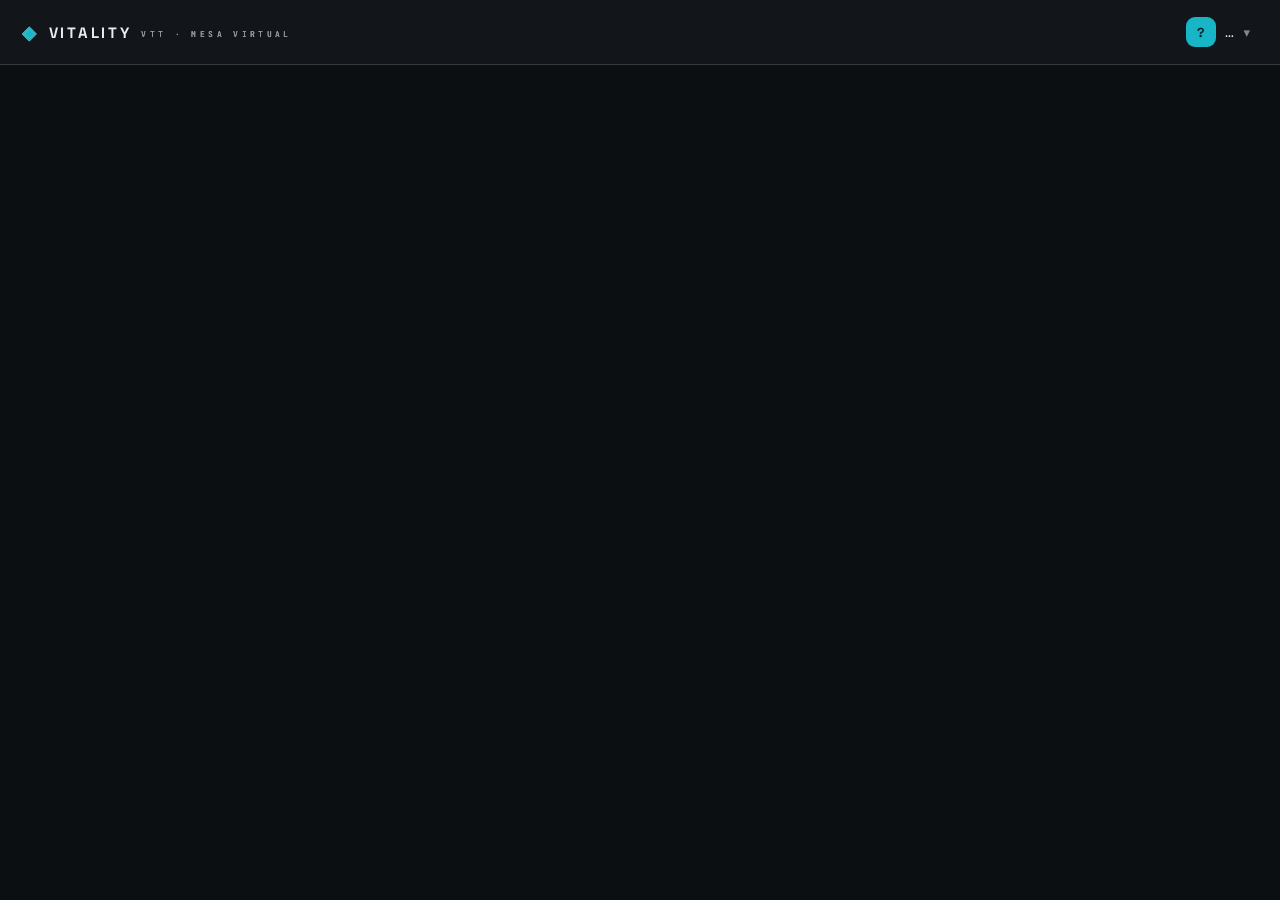
<file: index.html>
<!DOCTYPE html>
<html lang="pt-BR">
<head><meta charset="utf-8"><title>Vitality</title>
<meta http-equiv="refresh" content="0; url=app.html"></head>
<body><script>location.replace('app.html');</script></body>
</html>
</file>
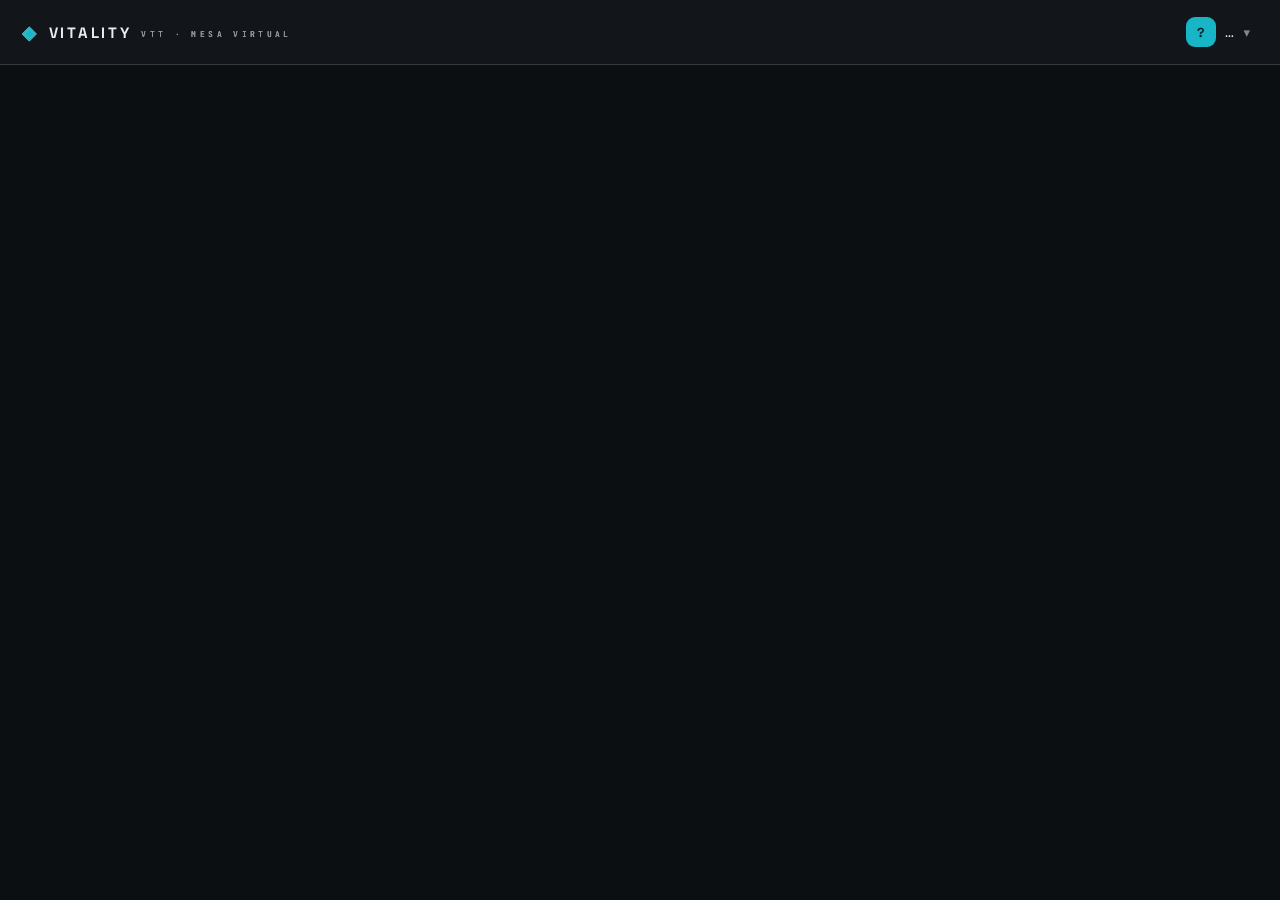
<file: app.html>
<!DOCTYPE html>
<html lang="pt-BR">
<head>
<script>try{document.documentElement.dataset.theme=localStorage.getItem("vt_theme")||"dark"}catch(e){}</script>
<meta charset="utf-8">
<meta name="viewport" content="width=device-width, initial-scale=1, viewport-fit=cover">
<title>Vitality · Plataforma</title>
<link rel="preconnect" href="https://fonts.googleapis.com">
<link rel="preconnect" href="https://fonts.gstatic.com" crossorigin>
<link href="https://fonts.googleapis.com/css2?family=Space+Grotesk:wght@500;600;700&family=Hanken+Grotesk:wght@400;500;600;700&family=JetBrains+Mono:wght@400;500;700&display=swap" rel="stylesheet">
<link rel="stylesheet" href="lib/theme.css?v=47">
</head>
<body class="home-page"> 
<div id="fallback" class="solid"></div>

<!-- Barra superior -->
<header class="nav">
  <div class="brand"><span class="mark">◈</span> VITALITY<small>VTT · MESA VIRTUAL</small></div>
  <div class="spacer"></div>
  <div class="nav-user" id="nav-user">
    <button type="button" class="chip" id="nav-user-btn" aria-haspopup="menu" aria-expanded="false" onclick="toggleUserMenu()">
      <span class="av" id="nav-av">?</span><b id="nav-name">…</b><span style="color:var(--ink-faint)">▾</span>
    </button>
    <div class="drop glass" role="menu">
      <button role="menuitem" onclick="openProfile()"><span class="ic"><svg viewBox="0 0 24 24" fill="none" stroke="currentColor" stroke-width="1.6" stroke-linecap="round" stroke-linejoin="round" aria-hidden="true"><circle cx="12" cy="8" r="3.6"/><path d="M4.5 20c.8-4 3.6-6.5 7.5-6.5s6.7 2.5 7.5 6.5"/></svg></span>Meu perfil</button>
      <button role="menuitem" onclick="openSettings()"><span class="ic"><svg viewBox="0 0 24 24" fill="none" stroke="currentColor" stroke-width="1.6" stroke-linecap="round" stroke-linejoin="round" aria-hidden="true"><circle cx="12" cy="12" r="3.2"/><path d="M12 3.5v2.6M12 17.9v2.6M20.5 12h-2.6M6.1 12H3.5M17.7 6.3l-1.8 1.8M8.1 15.9l-1.8 1.8M17.7 17.7l-1.8-1.8M8.1 8.1 6.3 6.3"/></svg></span>Configurações</button>
      <button role="menuitem" onclick="openHelp()"><span class="ic"><svg viewBox="0 0 24 24" fill="none" stroke="currentColor" stroke-width="1.6" stroke-linecap="round" stroke-linejoin="round" aria-hidden="true"><circle cx="12" cy="12" r="9"/><path d="M9.2 9.3a2.8 2.8 0 1 1 4 2.6c-.9.5-1.7 1-1.7 2.1"/><circle cx="12" cy="17.2" r=".4" fill="currentColor" stroke="none"/></svg></span>Ajuda ou suporte</button>
      <button role="menuitem" id="theme-menu-item" onclick="doToggleTheme()"><span class="ic" id="theme-menu-icon"><svg viewBox="0 0 24 24" fill="none" stroke="currentColor" stroke-width="1.6" stroke-linecap="round" stroke-linejoin="round" aria-hidden="true"><path d="M20 14.5A8.5 8.5 0 1 1 9.5 4a7 7 0 0 0 10.5 10.5Z"/></svg></span><span id="theme-menu-label">Tema</span></button>
      <div class="divider"></div>
      <button role="menuitem" onclick="doLogout()"><span class="ic"><svg viewBox="0 0 24 24" fill="none" stroke="currentColor" stroke-width="1.6" stroke-linecap="round" stroke-linejoin="round" aria-hidden="true"><path d="M9 21H5a2 2 0 0 1-2-2V5a2 2 0 0 1 2-2h4"/><path d="M16 17l5-5-5-5"/><path d="M21 12H9"/></svg></span>Sair</button>
    </div>
  </div>
</header>

<main class="home" id="home" style="visibility:hidden">
  <div class="home-head">
    <h1 id="greet">Bem-vindo</h1>
    <p>Crie uma mesa, entre na de um Mestre pelo código, ou monte sua biblioteca de itens. Dúvidas? Clique no <b style="color:var(--brass)">?</b> no canto da tela.</p>
  </div>

  <div id="onboard"></div>

  <nav class="home-tabs" role="tablist">
    <button data-sec="mesas" class="on" role="tab" aria-selected="true" onclick="showSec('mesas')"><span class="ic"><svg viewBox="0 0 24 24" fill="none" stroke="currentColor" stroke-width="1.6" stroke-linejoin="round" stroke-linecap="round" aria-hidden="true"><rect x="6" y="6" width="12" height="12" rx="2.5" transform="rotate(45 12 12)"/><circle cx="12" cy="9.2" r="1" fill="currentColor" stroke="none"/><circle cx="9.2" cy="12" r="1" fill="currentColor" stroke="none"/><circle cx="14.8" cy="12" r="1" fill="currentColor" stroke="none"/><circle cx="12" cy="14.8" r="1" fill="currentColor" stroke="none"/></svg></span>Mesas</button>
    <button data-sec="sistemas" role="tab" aria-selected="false" onclick="showSec('sistemas')"><span class="ic"><svg viewBox="0 0 24 24" fill="none" stroke="currentColor" stroke-width="1.6" stroke-linejoin="round" stroke-linecap="round" aria-hidden="true"><circle cx="12" cy="12" r="3.2"/><path d="M12 3.5v2.6M12 17.9v2.6M20.5 12h-2.6M6.1 12H3.5M17.7 6.3l-1.8 1.8M8.1 15.9l-1.8 1.8M17.7 17.7l-1.8-1.8M8.1 8.1 6.3 6.3"/></svg></span>Sistemas</button>
    <button data-sec="itens" role="tab" aria-selected="false" onclick="showSec('itens')"><span class="ic"><svg viewBox="0 0 24 24" fill="none" stroke="currentColor" stroke-width="1.6" stroke-linejoin="round" stroke-linecap="round" aria-hidden="true"><path d="M8 8c0-2.8 1.8-5 4-5s4 2.2 4 5"/><path d="M6 8h12l1.4 11.2a2 2 0 0 1-2 2.3H6.6a2 2 0 0 1-2-2.3L6 8Z"/></svg></span>Itens</button>
  </nav>

  <div id="msg" class="msg" role="status" aria-live="polite"></div>

  <!-- ===================== MESAS ===================== -->
  <section id="sec-mesas">
    <div class="action-row">
      <div class="action-card">
        <h4>Criar mesa</h4>
        <p>Escolha o sistema que a mesa vai usar — ela puxa os status, classes, árvores e itens dele. Você vira o Mestre e recebe um código de convite.</p>
        <form onsubmit="return doCreate(event)">
          <div class="fld"><label for="new-system">Sistema da campanha</label><select id="new-system" class="fld-input" required onchange="onNewSystemChange()"></select>
            <div class="fld-err" id="new-system-err">Escolha um sistema para a mesa.</div>
            <div id="new-system-preview" style="font-family:var(--mono);font-size:10.5px;color:var(--ink-faint);margin-top:6px"></div></div>
          <div class="inline-form">
            <input id="new-name" placeholder="Nome da mesa" required maxlength="60">
            <button class="btn go auto" type="submit"><span class="spin"></span>Criar</button>
          </div>
        </form>
      </div>
      <div class="action-card">
        <h4>Entrar em mesa</h4>
        <p>Recebeu um código de um Mestre? Entre como Jogador.</p>
        <form class="inline-form" onsubmit="return doJoin(event)">
          <input id="join-code" placeholder="Código (ex.: A1B2C3)" required maxlength="12" style="text-transform:uppercase">
          <button class="btn auto" type="submit"><span class="spin"></span>Entrar</button>
        </form>
      </div>
    </div>
    <div class="section-title" role="heading" aria-level="2">Minhas mesas</div>
    <div id="mesas"><div class="empty">Carregando…</div></div>
  </section>

  <!-- ===================== SISTEMAS ===================== -->
  <section id="sec-sistemas" style="display:none">
    <div class="seg glass sys-subtabs" role="tablist">
      <button role="tab" data-sub="loja" class="on" aria-selected="true" onclick="showSysSub('loja')">Loja</button>
      <button role="tab" data-sub="favoritos" aria-selected="false" onclick="showSysSub('favoritos')">Favoritos</button>
      <button role="tab" data-sub="criar" aria-selected="false" onclick="showSysSub('criar')">Criar</button>
    </div>

    <!-- ---------- LOJA (sistemas publicados por outros criadores) ---------- -->
    <div id="sys-loja">
      <div class="section-title" role="heading" aria-level="2">Sistemas publicados por outros criadores</div>
      <div id="store-systems" class="grid"><div class="empty">Carregando…</div></div>
    </div>

    <!-- ---------- FAVORITOS ---------- -->
    <div id="sys-favoritos" style="display:none">
      <div class="section-title" role="heading" aria-level="2">Sistemas favoritados</div>
      <div id="fav-systems" class="grid"><div class="empty">Carregando…</div></div>
    </div>

    <!-- ---------- CRIAR (sistemas do próprio usuário) ---------- -->
    <div id="sys-criar" style="display:none">
      <div class="action-row">
        <div class="action-card" style="flex:1">
          <h4>Criar sistema de RPG</h4>
          <p>Monte seu próprio sistema: status, fórmulas, classes, subclasses, árvores e itens — pra usar nas suas mesas.</p>
          <form class="inline-form" onsubmit="return doCreateSystem(event)">
            <input id="sys-name" placeholder="Nome do sistema (ex.: Meu Sistema de RPG)" required maxlength="60">
            <button class="btn go auto" type="submit"><span class="spin"></span>Criar e abrir</button>
          </form>
        </div>
      </div>
      <div class="section-title" role="heading" aria-level="2">Meus sistemas</div>
      <div id="systems" class="grid"><div class="empty">Carregando…</div></div>
    </div>
  </section>

  <!-- ===================== ITENS ===================== -->
  <section id="sec-itens" style="display:none">
    <div class="seg glass item-subtabs" role="tablist">
      <button role="tab" data-sub="loja" class="on" aria-selected="true" onclick="showItemSub('loja')">Loja</button>
      <button role="tab" data-sub="favoritos" aria-selected="false" onclick="showItemSub('favoritos')">Favoritos</button>
      <button role="tab" data-sub="criar" aria-selected="false" onclick="showItemSub('criar')">Criar</button>
      <button role="tab" data-sub="pacotes" aria-selected="false" onclick="showItemSub('pacotes')">Pacotes</button>
    </div>

    <!-- ---------- LOJA (itens de outros criadores) ---------- -->
    <div id="itens-loja">
      <div class="toolbar">
        <div class="search-field">
          <svg viewBox="0 0 24 24" fill="none" stroke="currentColor" stroke-width="1.8" stroke-linecap="round" aria-hidden="true"><circle cx="10.5" cy="10.5" r="6.5"/><path d="M20 20l-5.2-5.2"/></svg>
          <input id="store-q" placeholder="Buscar na loja por nome ou descrição..." oninput="paintStore()">
        </div>
        <select id="store-cat-f" class="fld-input" onchange="paintStore()"></select>
      </div>
      <div id="store-items" class="item-grid"><div class="empty">Carregando…</div></div>
    </div>

    <!-- ---------- FAVORITOS ---------- -->
    <div id="itens-favoritos" style="display:none">
      <div class="toolbar">
        <div class="search-field">
          <svg viewBox="0 0 24 24" fill="none" stroke="currentColor" stroke-width="1.8" stroke-linecap="round" aria-hidden="true"><circle cx="10.5" cy="10.5" r="6.5"/><path d="M20 20l-5.2-5.2"/></svg>
          <input id="fav-q" placeholder="Buscar nos favoritos..." oninput="paintFavorites()">
        </div>
        <select id="fav-cat-f" class="fld-input" onchange="paintFavorites()"></select>
      </div>
      <div id="fav-items" class="item-grid"><div class="empty">Carregando…</div></div>
    </div>

    <!-- ---------- CRIAR (biblioteca do próprio usuário) ---------- -->
    <div id="itens-criar" style="display:none">
      <div style="display:flex;align-items:center;justify-content:space-between;margin-bottom:14px">
        <div class="section-title" role="heading" aria-level="2" style="margin:0">Sua biblioteca de itens</div>
        <button class="btn go auto sm" onclick="openItemForm()">+ Criar item</button>
      </div>

      <div class="toolbar">
        <div class="search-field">
          <svg viewBox="0 0 24 24" fill="none" stroke="currentColor" stroke-width="1.8" stroke-linecap="round" aria-hidden="true"><circle cx="10.5" cy="10.5" r="6.5"/><path d="M20 20l-5.2-5.2"/></svg>
          <input id="item-q" placeholder="Buscar item por nome ou descrição..." oninput="paintItems()">
        </div>
        <select id="item-cat-f" class="fld-input" onchange="paintItems()"></select>
      </div>

      <div id="item-editor" class="surface" style="display:none;margin-bottom:20px">
        <h4 style="font-family:var(--disp);font-size:17px;color:var(--bone);margin:0 0 16px" id="item-editor-title">Novo item</h4>
        <form id="item-form" class="item-form" onsubmit="return saveItem(event)">
          <div class="fld"><label>Nome</label><input id="it-name" required maxlength="80" placeholder="Ex.: Lâmina de Escarlate"></div>
          <div class="fld"><label>Categoria</label><select id="it-cat" class="fld-input" onchange="updateItemCategoryFields()"></select></div>
          <div class="fld"><label>Raridade</label><select id="it-rar" class="fld-input"></select></div>
          <div class="fld"><label>Tipo de equipamento <span style="text-transform:none;letter-spacing:0;color:var(--ink-faint)">(opcional — define em qual slot da tela de equipamentos ele encaixa, se o item for copiado pra um sistema)</span></label>
            <select id="it-eqtype" class="fld-input"></select></div>

          <div class="fld" id="it-damage-fld" style="display:none">
            <label>Dano <span style="text-transform:none;letter-spacing:0;color:var(--ink-faint)">(fórmula, ex.: 1d8+2)</span></label>
            <input id="it-damage" placeholder="Ex.: 1d8+2" aria-describedby="it-damage-err">
            <div class="fld-err" id="it-damage-err"></div>
          </div>
          <div class="fld" id="it-protection-fld" style="display:none">
            <label>Proteção</label>
            <input id="it-protection" type="number" min="0" step="1" placeholder="Ex.: 5" aria-describedby="it-protection-err">
            <div class="fld-err" id="it-protection-err"></div>
          </div>

          <div class="fld full"><label>Descrição</label>
            <textarea id="it-desc" placeholder="O que o item é, o que faz, sua história..."
              style="width:100%;min-height:84px;background:var(--field);border:1px solid var(--line2);border-radius:10px;color:var(--ink);font-family:var(--serif);font-size:14px;padding:11px 12px;line-height:1.55"></textarea></div>
          <div class="fld full"><label>Imagem do item <span style="text-transform:none;letter-spacing:0;color:var(--ink-faint)">(opcional — PNG/JPG/WebP, até 3 MB)</span></label>
            <div class="img-picker">
              <img id="it-img-prev" class="img-thumb" alt="" style="display:none">
              <div class="img-actions">
                <input type="file" id="it-img-file" accept="image/*" style="display:none" onchange="onItemImg(this)">
                <button type="button" class="btn auto sm" onclick="document.getElementById('it-img-file').click()">Escolher imagem</button>
                <button type="button" class="btn auto sm" id="it-img-rm" style="display:none" onclick="clearItemImg()">Remover</button>
              </div>
            </div></div>
          <div class="fld full"><label>Modificadores de status <span id="it-mods-hint" style="text-transform:none;letter-spacing:0;color:var(--ink-faint)">(o que o item adiciona — opcional)</span></label>
            <div id="mod-list"></div>
            <button type="button" class="btn auto sm" id="it-mods-add" onclick="addModRow()">+ Adicionar modificador</button>
            <div class="fld-err" id="it-mods-err"></div>
          </div>
          <div class="fld full">
            <label class="check-row" for="it-published">
              <input type="checkbox" id="it-published">
              <span>Publicar na loja — outros usuários podem ver e adicionar este item aos próprios sistemas</span>
            </label>
          </div>
          <div class="full actions">
            <button type="button" class="btn" onclick="closeItemForm()">Cancelar</button>
            <button type="submit" class="btn go"><span class="spin"></span>Salvar item</button>
          </div>
        </form>
      </div>

      <div id="items" class="item-grid"><div class="empty">Carregando…</div></div>
    </div>

    <!-- ---------- PACOTES (grupos de itens da biblioteca, pra importar de uma vez num sistema) ---------- -->
    <div id="itens-pacotes" style="display:none">
      <div style="display:flex;align-items:center;justify-content:space-between;margin-bottom:14px">
        <div class="section-title" role="heading" aria-level="2" style="margin:0">Meus pacotes de itens</div>
        <button class="btn go auto sm" onclick="openPackageForm()">+ Criar pacote</button>
      </div>
      <p style="font-family:var(--mono);font-size:10px;color:var(--ink-faint);line-height:1.6;margin:0 0 14px">
        Agrupe vários itens da sua biblioteca num pacote — depois, dentro de qualquer sistema, importe o pacote inteiro de uma vez em vez de copiar item por item.</p>

      <div id="package-editor" class="surface" style="display:none;margin-bottom:20px"></div>

      <div id="packages" class="list"><div class="empty">Carregando…</div></div>
    </div>
  </section>
</main>

<script type="module">
import * as db from './lib/db.js?v=42';
import { mountHelp, mountThemeToggle, openHelpGuide, openProfileModal, openSettingsModal, toggleTheme, getTheme, trapFocus } from './lib/ui.js?v=4';

mountHelp('home');
mountThemeToggle();
const ICON_SUN = '<svg viewBox="0 0 24 24" fill="none" stroke="currentColor" stroke-width="1.6" stroke-linecap="round" stroke-linejoin="round" aria-hidden="true"><circle cx="12" cy="12" r="4.2"/><path d="M12 2.5v2.4M12 19.1v2.4M4.6 4.6l1.7 1.7M17.7 17.7l1.7 1.7M2.5 12h2.4M19.1 12h2.4M4.6 19.4l1.7-1.7M17.7 6.3l1.7-1.7"/></svg>';
const ICON_MOON = '<svg viewBox="0 0 24 24" fill="none" stroke="currentColor" stroke-width="1.6" stroke-linecap="round" stroke-linejoin="round" aria-hidden="true"><path d="M20 14.5A8.5 8.5 0 1 1 9.5 4a7 7 0 0 0 10.5 10.5Z"/></svg>';
function paintThemeMenuItem() {
  const icon = document.getElementById('theme-menu-icon'), label = document.getElementById('theme-menu-label');
  if (!icon || !label) return;
  const light = getTheme() === 'light';
  icon.innerHTML = light ? ICON_SUN : ICON_MOON;
  label.textContent = light ? 'Tema: claro' : 'Tema: escuro';
}
paintThemeMenuItem();
const $ = (id) => document.getElementById(id);
const esc = (s) => (s == null ? '' : String(s)).replace(/[&<>"]/g, (c) => ({ '&':'&amp;','<':'&lt;','>':'&gt;','"':'&quot;' }[c]));
const emptyState = (icon, title, desc, cta) => `<div class="empty-cta"><div class="ec-icon">${icon}</div>
  <div class="ec-title">${title}</div><div class="ec-desc">${desc}</div>${cta || ''}</div>`;

// ícones geométricos (linha do wordmark ◈) — substituem emoji em estados vazios/onboarding
const ICON = {
  dice: '<svg viewBox="0 0 24 24" fill="none" stroke="currentColor" stroke-width="1.6" stroke-linejoin="round" stroke-linecap="round" aria-hidden="true"><rect x="6" y="6" width="12" height="12" rx="2.5" transform="rotate(45 12 12)"/><circle cx="12" cy="9.2" r="1" fill="currentColor" stroke="none"/><circle cx="9.2" cy="12" r="1" fill="currentColor" stroke="none"/><circle cx="14.8" cy="12" r="1" fill="currentColor" stroke="none"/><circle cx="12" cy="14.8" r="1" fill="currentColor" stroke="none"/></svg>',
  gear: '<svg viewBox="0 0 24 24" fill="none" stroke="currentColor" stroke-width="1.6" stroke-linejoin="round" stroke-linecap="round" aria-hidden="true"><circle cx="12" cy="12" r="3.2"/><path d="M12 3.5v2.6M12 17.9v2.6M20.5 12h-2.6M6.1 12H3.5M17.7 6.3l-1.8 1.8M8.1 15.9l-1.8 1.8M17.7 17.7l-1.8-1.8M8.1 8.1 6.3 6.3"/></svg>',
  pouch: '<svg viewBox="0 0 24 24" fill="none" stroke="currentColor" stroke-width="1.6" stroke-linejoin="round" stroke-linecap="round" aria-hidden="true"><path d="M8 8c0-2.8 1.8-5 4-5s4 2.2 4 5"/><path d="M6 8h12l1.4 11.2a2 2 0 0 1-2 2.3H6.6a2 2 0 0 1-2-2.3L6 8Z"/></svg>',
  spark: '<svg viewBox="0 0 24 24" fill="none" stroke="currentColor" stroke-width="1.6" stroke-linejoin="round" stroke-linecap="round" aria-hidden="true"><path d="M12 3v4.5M12 16.5V21M3 12h4.5M16.5 12H21M6.3 6.3l2.4 2.4M15.3 15.3l2.4 2.4M17.7 6.3l-2.4 2.4M8.7 15.3l-2.4 2.4"/></svg>',
  search: '<svg viewBox="0 0 24 24" fill="none" stroke="currentColor" stroke-width="1.8" stroke-linecap="round" aria-hidden="true"><circle cx="10.5" cy="10.5" r="6.5"/><path d="M20 20l-5.2-5.2"/></svg>',
  star: '<svg viewBox="0 0 24 24" fill="currentColor" stroke="none" aria-hidden="true"><path d="M12 3.5l2.6 5.6 6 .7-4.4 4.2 1.1 6-5.3-3-5.3 3 1.1-6L3.4 9.8l6-.7Z"/></svg>',
};

// mapeia erros crus do backend pra mensagens em PT; a causa exata vai só pro console
function friendlyError(e) {
  const raw = (e && e.message) || '';
  if (raw) console.error('[erro]', raw);
  const map = [
    [/duplicate key|already exists/i, 'já existe um registro com esse nome.'],
    [/join_code|invalid.*code|c[oó]digo.*inv[aá]lid/i, 'código inválido ou expirado.'],
    [/permission denied|not authorized|rls/i, 'você não tem permissão para fazer isso.'],
    [/network|fetch failed|failed to fetch/i, 'sem conexão com o servidor — verifique sua internet.'],
    [/jwt|session|not authenticated/i, 'sua sessão expirou — recarregue a página.'],
  ];
  for (const [re, msg] of map) if (re.test(raw)) return msg;
  return 'algo deu errado — tente de novo em instantes.';
}

// modal de confirmação estilizado (mesmo padrão visual do guia) — substitui confirm() nativo
function confirmModal({ title, desc, confirmLabel = 'Confirmar', danger = true } = {}) {
  return new Promise((resolve) => {
    const trigger = document.activeElement;
    const w = document.createElement('div');
    w.className = 'ui-modal';
    w.setAttribute('role', 'alertdialog');
    w.setAttribute('aria-modal', 'true');
    w.setAttribute('aria-labelledby', 'confirm-title');
    w.innerHTML = `<div class="box guide">
      <div class="ghead"><h3 id="confirm-title">${esc(title)}</h3><button class="x" aria-label="Fechar">×</button></div>
      <p class="gintro">${esc(desc)}</p>
      <div style="display:flex;gap:10px;justify-content:flex-end;margin-top:6px">
        <button class="btn auto" id="cm-cancel">Cancelar</button>
        <button class="btn auto ${danger ? 'danger' : 'go'}" id="cm-ok">${esc(confirmLabel)}</button>
      </div>
    </div>`;
    const untrap = trapFocus(w);
    const finish = (result) => { untrap(); w.remove(); document.removeEventListener('keydown', onEsc); if (trigger && trigger.focus) trigger.focus(); resolve(result); };
    const onEsc = (e) => { if (e.key === 'Escape') finish(false); };
    w.addEventListener('click', (e) => { if (e.target === w) finish(false); });
    w.querySelector('.x').onclick = () => finish(false);
    w.querySelector('#cm-cancel').onclick = () => finish(false);
    w.querySelector('#cm-ok').onclick = () => finish(true);
    document.addEventListener('keydown', onEsc);
    document.body.appendChild(w);
    w.querySelector('#cm-ok').focus();
  });
}

const CATEGORIES = ['Arma', 'Armadura', 'Escudo', 'Ferramenta', 'Consumível', 'Acessório', 'Artefato', 'Material', 'Outro'];
const RARITIES = ['Comum', 'Incomum', 'Raro', 'Épico', 'Lendário', 'Único'];
// tipos de item equipável — mesma lista usada no editor de item do sistema (sistema.html) e no
// "Tipo aceito" dos slots da tela de equipamentos; casam por igualdade exata de texto. Fica
// duplicada aqui (mesmo padrão de CATEGORIES/RARITIES neste arquivo) pra manter tudo sincronizado
// quando um item da biblioteca é copiado pra dentro de um sistema.
const EQUIP_TYPES = ['Capacete', 'Peitoral', 'Calças', 'Botas', 'Luvas', 'Cinto', 'Capa/Manto', 'Escudo',
  'Anel', 'Colar/Pingente', 'Brinco', 'Arma (uma mão)', 'Arma (duas mãos)', 'Acessório'];
function equipTypeOptionsHtml(current, emptyLabel) {
  const extra = current && !EQUIP_TYPES.includes(current) ? [current] : [];
  return `<option value="">${esc(emptyLabel)}</option>` +
    [...EQUIP_TYPES, ...extra].map((t) => `<option value="${esc(t)}" ${current === t ? 'selected' : ''}>${esc(t)}</option>`).join('');
}
let profileName = '';
let myEmail = null;
let editingItemId = null;
let itemImageUrl = null;   // URL já salva (edição) ou definida por upload
let itemImageFile = null;  // arquivo novo escolhido, ainda não enviado
let myUserId = null;
let _favIds = new Set();      // ids favoritados pelo usuário atual
const _itemById = new Map();  // cache de todo item já visto (loja/favoritos/criar), pra abrir o modal de detalhe por id

function showMsg(t, kind) { const m = $('msg'); m.textContent = t; m.className = 'msg show ' + (kind || 'err'); }
// aceita tanto um <form> (procura o botão type=submit dentro) quanto o próprio botão (ex.:
// savePackage passa ev.currentTarget de um <button type="button">, que não tem filho nenhum —
// antes disso o querySelector sempre voltava vazio e o loading/disabled nunca ligava de verdade)
function busy(el, on) { const b = el.matches('button') ? el : el.querySelector('button[type=submit]'); if (b) { b.classList.toggle('loading', on); b.disabled = on; } }
function cacheItems(list) { (list || []).forEach((it) => _itemById.set(it.id, it)); return list; }

/* ---------- boot: sessão ---------- */
(async () => {
  // popula selects
  $('it-cat').innerHTML = CATEGORIES.map((c) => `<option>${c}</option>`).join('');
  $('it-rar').innerHTML = RARITIES.map((r) => `<option>${r}</option>`).join('');
  const catOptions = '<option value="">Todas as categorias</option>' + CATEGORIES.map((c) => `<option>${c}</option>`).join('');
  $('item-cat-f').innerHTML = catOptions;
  $('store-cat-f').innerHTML = catOptions;
  $('fav-cat-f').innerHTML = catOptions;

  const session = await db.requireSession();
  if (!session) return;
  await startHome();
})();

async function startHome() {
  const [profile, user] = await Promise.all([db.getMyProfile(), db.getUser()]);
  profileName = profile?.display_name || 'Aventureiro';
  myUserId = user?.id || null;
  myEmail = user?.email || null;
  $('nav-name').textContent = profileName;
  $('nav-av').textContent = profileName.charAt(0).toUpperCase();
  $('greet').textContent = 'Bem-vindo, ' + profileName;
  $('home').style.visibility = 'visible';
  renderMesas();
  renderSystems();
  try { _favIds = await db.listFavoriteItemIds(); } catch (e) { console.error('[favoritos]', e); }
  renderItems();
  renderStore();
  renderFavorites();
  renderPackages();
  try { _favSysIds = await db.listFavoriteSystemIds(); } catch (e) { console.error('[favoritos]', e); }
  renderStoreSystems();
  renderFavSystems();
}

/* ---------- nav / nome ---------- */
function closeUserMenu() { $('nav-user').classList.remove('open'); $('nav-user-btn')?.setAttribute('aria-expanded', 'false'); }
window.toggleUserMenu = () => {
  const open = $('nav-user').classList.toggle('open');
  $('nav-user-btn')?.setAttribute('aria-expanded', String(open));
  if (open) $('nav-user').querySelector('.drop button')?.focus();
};
document.addEventListener('click', (e) => { if (!e.target.closest('#nav-user')) closeUserMenu(); });
document.addEventListener('keydown', (e) => { if (e.key === 'Escape' && $('nav-user').classList.contains('open')) { closeUserMenu(); $('nav-user-btn')?.focus(); } });
window.openProfile = () => {
  closeUserMenu();
  openProfileModal({
    email: myEmail,
    displayName: profileName,
    onSave: async (name) => {
      try { await db.updateDisplayName(name); } catch (e) { throw new Error(friendlyError(e)); }
      profileName = name;
      $('nav-name').textContent = profileName; $('nav-av').textContent = profileName.charAt(0).toUpperCase();
      $('greet').textContent = 'Bem-vindo, ' + profileName;
      showMsg('Nome atualizado.', 'ok');
    },
  });
};
window.openSettings = () => {
  closeUserMenu();
  openSettingsModal({
    onChangePassword: async (pw) => {
      try { await db.updatePassword(pw); } catch (e) { throw new Error(friendlyError(e)); }
      showMsg('Senha atualizada.', 'ok');
    },
  });
};
window.openHelp = () => { closeUserMenu(); openHelpGuide('home'); };
window.doToggleTheme = () => { toggleTheme(); paintThemeMenuItem(); };
window.doLogout = async () => {
  closeUserMenu();
  await db.signOut();
  location.href = 'login.html';
};

/* ---------- seções ---------- */
window.showSec = (sec) => {
  document.querySelectorAll('.home-tabs button').forEach((b) => { const on = b.dataset.sec === sec; b.classList.toggle('on', on); b.setAttribute('aria-selected', String(on)); });
  $('sec-mesas').style.display = sec === 'mesas' ? '' : 'none';
  $('sec-sistemas').style.display = sec === 'sistemas' ? '' : 'none';
  $('sec-itens').style.display = sec === 'itens' ? '' : 'none';
};
window.showItemSub = (sub) => {
  document.querySelectorAll('.item-subtabs button').forEach((b) => {
    const on = b.dataset.sub === sub;
    b.classList.toggle('on', on); b.setAttribute('aria-selected', String(on));
  });
  $('itens-loja').style.display = sub === 'loja' ? '' : 'none';
  $('itens-favoritos').style.display = sub === 'favoritos' ? '' : 'none';
  $('itens-criar').style.display = sub === 'criar' ? '' : 'none';
  $('itens-pacotes').style.display = sub === 'pacotes' ? '' : 'none';
};

/* ---------- sistemas ---------- */
let _favSysIds = new Set();
const _systemById = new Map();
function cacheSystems(list) { (list || []).forEach((s) => _systemById.set(s.id, s)); return list; }

window.showSysSub = (sub) => {
  document.querySelectorAll('.sys-subtabs button').forEach((b) => {
    const on = b.dataset.sub === sub;
    b.classList.toggle('on', on); b.setAttribute('aria-selected', String(on));
  });
  $('sys-loja').style.display = sub === 'loja' ? '' : 'none';
  $('sys-favoritos').style.display = sub === 'favoritos' ? '' : 'none';
  $('sys-criar').style.display = sub === 'criar' ? '' : 'none';
};

async function renderSystems() {
  const box = $('systems');
  try {
    const [mine, favorites, store] = await Promise.all([
      db.listSystems(),
      db.listFavoriteSystems().catch(() => []),
      db.listStoreSystems().catch(() => []),
    ]);
    cacheSystems(mine); cacheSystems(favorites); cacheSystems(store);
    _sysCount = mine.length; renderOnboard();
    fillSystemPicker(mine, favorites, store);   // alimenta o seletor de sistema do "Criar mesa"
    if (!mine.length) { box.className = ''; box.innerHTML = emptyState(ICON.gear, 'Nenhum sistema ainda',
      'O sistema é o coração do seu RPG: status, fórmulas, classes, árvores e itens. Crie o primeiro no campo acima ↑'); return; }
    box.className = 'grid';
    box.innerHTML = mine.map((s) => `
      <a class="card-tile" href="sistema.html?id=${s.id}">
        <h3>${esc(s.name)}</h3>
        <div class="meta">${s.is_published ? 'Publicado na loja · ' : ''}Abrir construtor →</div>
      </a>`).join('');
  } catch (e) { box.className = ''; box.innerHTML = '<div class="empty">Erro: ' + esc(friendlyError(e)) + '</div>'; }
}
window.doCreateSystem = (ev) => { ev.preventDefault(); const name = $('sys-name').value.trim(); if (!name) return false; busy(ev.target, true);
  db.createSystem(name).then((s) => { location.href = 'sistema.html?id=' + s.id; }).catch((e) => { showMsg('Não deu pra criar o sistema: ' + friendlyError(e)); busy(ev.target, false); }); return false; };

/* ---------- card de sistema (Loja/Favoritos — não navega, abre modal de detalhe) ---------- */
function systemCardHtml(s, featured) {
  const isFav = _favSysIds.has(s.id);
  return `
    <div class="card-tile${featured ? ' featured' : ''}" onclick='openSystemDetail("${s.id}")' onkeydown='if(event.key==="Enter"||event.key===" "){event.preventDefault();openSystemDetail("${s.id}")}' tabindex="0" role="button" aria-label="Ver detalhes de ${esc(s.name)}${featured ? ' (sistema em destaque)' : ''}">
      ${featured ? `<div class="featured-badge">${ICON.star}Destaque</div>` : ''}
      <button class="poster-fav ${isFav ? 'on' : ''}" style="position:absolute;top:10px;right:10px" onclick='event.stopPropagation();toggleFavoriteSystem("${s.id}")' aria-label="${isFav ? 'Remover dos favoritos' : 'Favoritar'}" aria-pressed="${isFav}">${HEART_ICON}</button>
      <h3 style="padding-right:26px">${esc(s.name)}</h3>
      ${s.description ? `<p class="meta" style="white-space:normal;-webkit-line-clamp:3;display:-webkit-box;-webkit-box-orient:vertical;overflow:hidden;margin:2px 0">${esc(s.description)}</p>` : ''}
      <div class="meta">por ${esc(s.creator_name || '—')}</div>
    </div>`;
}
async function renderStoreSystems() {
  const box = $('store-systems');
  try {
    const [featured, storeSystems] = await Promise.all([
      db.listFeaturedSystems().catch(() => []),
      db.listStoreSystems(),
    ]);
    const featuredIds = new Set(featured.map((s) => s.id));
    // o dono do sistema em destaque não aparece em listStoreSystems (que exclui os próprios
    // sistemas de quem está olhando) — sem esse filtro aqui ele apareceria duplicado pra todo
    // mundo que não é o dono
    const rest = storeSystems.filter((s) => !featuredIds.has(s.id));
    const systems = cacheSystems([...featured, ...rest]);
    if (!systems.length) { box.className = ''; box.innerHTML = emptyState(ICON.gear, 'A loja ainda está vazia',
      'Quando outros criadores publicarem sistemas, eles aparecem aqui pra você explorar.'); return; }
    box.className = 'grid';
    box.innerHTML = featured.map((s) => systemCardHtml(s, true)).join('') + rest.map((s) => systemCardHtml(s, false)).join('');
  } catch (e) { box.className = ''; box.innerHTML = '<div class="empty">Erro: ' + esc(friendlyError(e)) + '</div>'; }
}
async function renderFavSystems() {
  const box = $('fav-systems');
  try {
    const systems = cacheSystems(await db.listFavoriteSystems());
    if (!systems.length) { box.className = ''; box.innerHTML = emptyState(HEART_ICON, 'Nenhum sistema favoritado',
      'Clique no coração de um sistema na loja pra guardá-lo aqui.'); return; }
    box.className = 'grid';
    box.innerHTML = systems.map(systemCardHtml).join('');
  } catch (e) { box.className = ''; box.innerHTML = '<div class="empty">Erro: ' + esc(friendlyError(e)) + '</div>'; }
}
window.toggleFavoriteSystem = async (id) => {
  const wasFav = _favSysIds.has(id);
  try {
    if (wasFav) { await db.removeFavoriteSystem(id); _favSysIds.delete(id); }
    else { await db.addFavoriteSystem(id); _favSysIds.add(id); }
  } catch (e) { showMsg('Não foi possível favoritar: ' + friendlyError(e)); return; }
  renderStoreSystems(); renderFavSystems();
};
window.openSystemDetail = (id) => {
  const s = _systemById.get(id);
  if (!s) return;
  const isOwner = !!myUserId && s.owner_id === myUserId;
  const isFav = _favSysIds.has(id);
  const trigger = document.activeElement;
  const w = document.createElement('div');
  w.className = 'ui-modal';
  w.setAttribute('role', 'dialog'); w.setAttribute('aria-modal', 'true'); w.setAttribute('aria-labelledby', 'sdet-title');
  w.innerHTML = `<div class="box guide item-detail">
    <div class="ghead"><h3 id="sdet-title">${esc(s.name)}</h3><button class="x" aria-label="Fechar">×</button></div>
    <div class="idet-badges">${isOwner ? `<span class="badge ${s.is_published ? 'mod' : 'cat'}">${s.is_published ? 'Publicado na loja' : 'Privado'}</span>` : ''}</div>
    ${s.description ? `<p class="gintro">${esc(s.description)}</p>` : `<p class="gintro" style="color:var(--ink-faint)">Sem descrição.</p>`}
    <div class="idet-creator">Criado por ${esc(s.creator_name || '—')}</div>
    <div class="idet-actions">
      <button class="btn auto ${isFav ? 'on' : ''}" id="sdet-fav">${isFav ? HEART_ICON + ' Remover dos favoritos' : HEART_ICON + ' Favoritar'}</button>
      ${isOwner ? `<a class="btn go auto" href="sistema.html?id=${s.id}">Abrir no construtor</a>` : ''}
    </div>
  </div>`;
  const untrap = trapFocus(w);
  const close = () => { untrap(); w.remove(); document.removeEventListener('keydown', onEsc); if (trigger && trigger.focus) trigger.focus(); };
  const onEsc = (e) => { if (e.key === 'Escape') close(); };
  w.addEventListener('click', (e) => { if (e.target === w) close(); });
  w.querySelector('.x').onclick = close;
  w.querySelector('#sdet-fav').onclick = () => { toggleFavoriteSystem(id); close(); };
  document.addEventListener('keydown', onEsc);
  document.body.appendChild(w);
  w.querySelector('.x').focus();
};

/* ---------- mesas ---------- */
let _mesaCount = null, _sysCount = null;
function renderOnboard() {
  const box = $('onboard');
  if (!box || _mesaCount === null || _sysCount === null) return;
  if (localStorage.getItem('vt_onboard_hide') === '1' || (_sysCount > 0 && _mesaCount > 0)) { box.innerHTML = ''; return; }
  const step = (n, done, title, desc, action) => `
    <div class="ostep ${done ? 'done' : ''}"><div class="n">${done ? '<svg viewBox="0 0 24 24" width="13" height="13" fill="none" stroke="currentColor" stroke-width="2.2" stroke-linecap="round" stroke-linejoin="round" aria-hidden="true"><path d="M5 12.5l4.5 4.5L19 7"/></svg>' : n}</div>
      <div><b>${title}</b><p>${desc}</p>${(!done && action) ? action : ''}</div></div>`;
  box.innerHTML = `<div class="onboard">
    <div class="ohead"><h3><span class="ic" style="vertical-align:-2px">${ICON.spark}</span>Primeiros passos</h3><button class="x" title="Dispensar" onclick="hideOnboard()">×</button></div>
    <div class="steps">
      ${step(1, _sysCount > 0, 'Crie seu sistema', 'Status, fórmulas, classes, árvores e itens do seu RPG.',
        `<button class="btn sm auto" onclick="showSec('sistemas')">Ir para Sistemas</button>`)}
      ${step(2, _mesaCount > 0, 'Crie uma mesa', 'Escolha o sistema, dê um nome e ganhe um código de convite.',
        `<button class="btn sm auto" onclick="showSec('mesas');document.getElementById('new-name').focus()">Criar mesa</button>`)}
      ${step(3, false, 'Convide os jogadores', 'Compartilhe o código da mesa — cada um entra como Jogador e monta a ficha.', '')}
    </div></div>`;
}
window.hideOnboard = () => { localStorage.setItem('vt_onboard_hide', '1'); $('onboard').innerHTML = ''; };

async function renderMesas() {
  const box = $('mesas');
  try {
    const mesas = await db.listMyCampaigns();
    _mesaCount = mesas.length; renderOnboard();
    if (!mesas.length) { box.className = ''; box.innerHTML = emptyState(ICON.dice, 'Nenhuma mesa ainda',
      'Crie a sua no card acima escolhendo um sistema, ou entre na mesa de um Mestre com o código de convite.'); return; }
    box.className = 'grid';
    box.innerHTML = mesas.map((m) => `
      <a class="card-tile" href="mesa.html?id=${m.id}">
        <div class="tile-head">
          ${m.image_url
            ? `<img class="mesa-av" src="${esc(m.image_url)}" alt="">`
            : `<span class="mesa-av">${esc((m.name || '?').trim().charAt(0).toUpperCase() || '?')}</span>`}
          <div class="grow" style="min-width:0">
            <span class="role ${m.role}">${m.role === 'gm' ? 'Mestre' : 'Jogador'}</span>
            <h3 style="margin:6px 0 0">${esc(m.name)}</h3>
          </div>
        </div>
        <div class="meta">${m.role === 'gm' ? 'Código: ' + esc(m.join_code) : 'Entrar na mesa →'}</div>
      </a>`).join('');
  } catch (e) { box.className = ''; box.innerHTML = '<div class="empty">Erro: ' + esc(friendlyError(e)) + '</div>'; }
}
window.doCreate = (ev) => { ev.preventDefault(); const name = $('new-name').value.trim(); const systemId = $('new-system').value;
  if (!name) return false;
  const sysSel = $('new-system'); sysSel.classList.remove('invalid'); sysSel.removeAttribute('aria-invalid'); $('new-system-err').classList.remove('show');
  if (!systemId) {
    if (sysSel.disabled) { showMsg('Crie um sistema primeiro (aba Sistemas) para usar na mesa.'); showSec('sistemas'); return false; }
    sysSel.classList.add('invalid'); sysSel.setAttribute('aria-invalid', 'true'); $('new-system-err').classList.add('show'); sysSel.focus();
    return false;
  }
  busy(ev.target, true);
  db.createCampaign(name, systemId).then((c) => { location.href = 'mesa.html?id=' + c.id; }).catch((e) => { showMsg('Não deu pra criar a mesa: ' + friendlyError(e)); busy(ev.target, false); }); return false; };
function fillSystemPicker(mine, favorites, store) {
  const sel = $('new-system'); if (!sel) return;
  const mineIds = new Set(mine.map((s) => s.id));
  const favList = (favorites || []).filter((s) => !mineIds.has(s.id));
  const favIds = new Set(favList.map((s) => s.id));
  const storeList = (store || []).filter((s) => !mineIds.has(s.id) && !favIds.has(s.id));
  if (!mine.length && !favList.length && !storeList.length) {
    sel.innerHTML = '<option value="">— nenhum sistema disponível —</option>';
    sel.disabled = true; $('new-system-preview').textContent = ''; return;
  }
  sel.disabled = false;
  const opts = (list) => list.map((s) => `<option value="${s.id}">${esc(s.name)}</option>`).join('');
  sel.innerHTML =
    (mine.length      ? `<optgroup label="Meus sistemas">${opts(mine)}</optgroup>` : '') +
    (favList.length   ? `<optgroup label="Favoritos">${opts(favList)}</optgroup>` : '') +
    (storeList.length ? `<optgroup label="Loja">${opts(storeList)}</optgroup>` : '');
  onNewSystemChange();
}
// resumo rápido do sistema escolhido — antes só o nome aparecia no select, sem nenhuma pista do
// quanto o sistema já tem montado antes de comprometer a mesa a ele
window.onNewSystemChange = async () => {
  const id = $('new-system')?.value;
  const box = $('new-system-preview'); if (!box) return;
  if (!id) { box.textContent = ''; return; }
  box.textContent = 'Carregando resumo…';
  try {
    const b = await db.getSystemBundle(id);
    if ($('new-system').value !== id) return; // trocou de novo enquanto carregava
    box.textContent = `${b.stats.length} status · ${b.classes.length} classes · ${b.trees.length} árvores · ${b.items.length} itens`;
  } catch (_) { box.textContent = ''; }
};
window.doJoin = (ev) => { ev.preventDefault(); const code = $('join-code').value.trim().toUpperCase(); if (!code) return false; busy(ev.target, true);
  db.joinCampaignByCode(code).then((c) => { location.href = 'mesa.html?id=' + c.id; }).catch((e) => { showMsg('Não deu pra entrar na mesa: ' + friendlyError(e)); busy(ev.target, false); }); return false; };

/* ---------- itens ---------- */
function addModRow(name = '', value = '') {
  const row = document.createElement('div');
  row.className = 'mod-row';
  row.innerHTML = `<input class="mn" placeholder="Status (ex.: Vida)" value="${esc(name)}">
    <input class="mv" placeholder="+/-" value="${esc(value)}">
    <button type="button" onclick="this.parentElement.remove();checkModsRequirement()"><svg viewBox="0 0 24 24" width="12" height="12" fill="none" stroke="currentColor" stroke-width="2" stroke-linecap="round" aria-hidden="true"><path d="M6 6l12 12M18 6 6 18"/></svg></button>`;
  $('mod-list').appendChild(row);
  checkModsRequirement();
}
window.addModRow = () => addModRow();

// avisa ANTES de tentar salvar (não só no submit) que a categoria escolhida exige pelo menos um
// modificador — sem isso, dava pra preencher a descrição inteira do item e só descobrir o
// requisito ao clicar em "Salvar item"
window.checkModsRequirement = () => {
  const cat = $('it-cat').value;
  const needsModifier = cat === 'Acessório' || cat === 'Artefato';
  const hasMod = $('mod-list').children.length > 0;
  const err = $('it-mods-err');
  if (needsModifier && !hasMod) { err.textContent = 'Esta categoria precisa de pelo menos 1 modificador.'; err.classList.add('show'); }
  else { err.textContent = ''; err.classList.remove('show'); }
};

// mostra/esconde os campos obrigatórios da categoria escolhida (Arma / Armadura·Escudo / Acessório·Artefato)
window.updateItemCategoryFields = () => {
  const cat = $('it-cat').value;
  const isWeapon = cat === 'Arma';
  const isProtective = cat === 'Armadura' || cat === 'Escudo';
  const needsModifier = cat === 'Acessório' || cat === 'Artefato';
  $('it-damage-fld').style.display = isWeapon ? '' : 'none';
  $('it-protection-fld').style.display = isProtective ? '' : 'none';
  $('it-mods-hint').textContent = needsModifier
    ? '(obrigatório nesta categoria — adicione pelo menos 1)'
    : '(o que o item adiciona — opcional)';
  if (!isWeapon) { $('it-damage').value = ''; }
  if (!isProtective) { $('it-protection').value = ''; }
  checkModsRequirement();
};
function setItemFieldError(fieldId, errId, msg) {
  const el = $(fieldId);
  if (el && (el.tagName === 'INPUT' || el.tagName === 'SELECT')) { el.classList.add('invalid'); el.setAttribute('aria-invalid', 'true'); }
  const err = $(errId);
  if (err) { err.textContent = msg; err.classList.add('show'); }
}
function clearItemFieldErrors() {
  $('item-form').querySelectorAll('.invalid').forEach((el) => { el.classList.remove('invalid'); el.removeAttribute('aria-invalid'); });
  $('item-form').querySelectorAll('.fld-err.show').forEach((el) => el.classList.remove('show'));
}

function setItemImgPreview(url) {
  const img = $('it-img-prev'); const rm = $('it-img-rm');
  if (url) { img.src = url; img.style.display = ''; rm.style.display = ''; }
  else { img.removeAttribute('src'); img.style.display = 'none'; rm.style.display = 'none'; }
}
window.onItemImg = (input) => {
  const file = input.files && input.files[0];
  if (!file) return;
  if (!file.type.startsWith('image/')) { showMsg('Selecione um arquivo de imagem.'); input.value = ''; return; }
  if (file.size > 3 * 1024 * 1024) { showMsg('Imagem muito grande (máx. 3 MB).'); input.value = ''; return; }
  itemImageFile = file;
  setItemImgPreview(URL.createObjectURL(file));
};
window.clearItemImg = () => { itemImageFile = null; itemImageUrl = null; $('it-img-file').value = ''; setItemImgPreview(null); };

window.openItemForm = (item = null) => {
  editingItemId = item?.id || null;
  $('item-editor-title').innerHTML = item
    ? `Editar item <span style="font-family:var(--mono);font-size:11px;color:var(--ink-faint);font-weight:400">#${esc(item.item_code || '')}</span>`
    : 'Novo item';
  $('it-name').value = item?.name || '';
  $('it-cat').value = item?.category || 'Outro';
  $('it-rar').value = item?.rarity || 'Comum';
  $('it-eqtype').innerHTML = equipTypeOptionsHtml(item?.equipment_type || '', 'Nenhum (não equipável em slot)');
  $('it-desc').value = item?.description || '';
  $('it-damage').value = item?.weapon_damage || '';
  $('it-protection').value = item?.protection ?? '';
  $('it-published').checked = !!item?.is_published;
  itemImageUrl = item?.image_url || null; itemImageFile = null;
  $('it-img-file').value = ''; setItemImgPreview(itemImageUrl);
  $('mod-list').innerHTML = '';
  (item?.modifiers || []).forEach((m) => addModRow(m.name, m.value));
  clearItemFieldErrors();
  updateItemCategoryFields();
  $('item-editor').style.display = '';
  $('it-name').focus();
};
window.closeItemForm = () => { $('item-editor').style.display = 'none'; editingItemId = null; itemImageFile = null; itemImageUrl = null; };

window.saveItem = (ev) => {
  ev.preventDefault();
  clearItemFieldErrors();
  const modifiers = [...document.querySelectorAll('#mod-list .mod-row')]
    .map((r) => ({ name: r.querySelector('.mn').value.trim(), value: r.querySelector('.mv').value.trim() }))
    .filter((m) => m.name);
  const name = $('it-name').value.trim();
  if (!name) return false;
  const category = $('it-cat').value;
  const weaponDamage = $('it-damage').value.trim();
  const protectionRaw = $('it-protection').value;
  let firstInvalid = null;
  if (category === 'Arma') {
    if (!weaponDamage) { setItemFieldError('it-damage', 'it-damage-err', 'Informe o dano (ex.: 1d8+2).'); firstInvalid = firstInvalid || 'it-damage'; }
  } else if (category === 'Armadura' || category === 'Escudo') {
    if (protectionRaw === '') { setItemFieldError('it-protection', 'it-protection-err', 'Informe o valor de proteção.'); firstInvalid = firstInvalid || 'it-protection'; }
  } else if (category === 'Acessório' || category === 'Artefato') {
    if (!modifiers.length) { $('it-mods-err').textContent = 'Adicione pelo menos 1 modificador pra esta categoria.'; $('it-mods-err').classList.add('show'); firstInvalid = firstInvalid || 'it-mods-add'; }
  }
  if (firstInvalid) { $(firstInvalid).focus(); return false; }
  busy(ev.target, true);
  (async () => {
    try {
      if (itemImageFile) itemImageUrl = await db.uploadImage(itemImageFile, 'items');
      const payload = {
        name,
        category,
        rarity: $('it-rar').value,
        description: $('it-desc').value.trim(),
        modifiers,
        weapon_damage: category === 'Arma' ? weaponDamage : null,
        protection: (category === 'Armadura' || category === 'Escudo') ? Number(protectionRaw) : null,
        equipment_type: $('it-eqtype').value || null,
        image_url: itemImageUrl,
        is_published: $('it-published').checked,
      };
      await (editingItemId ? db.updateItem2(editingItemId, payload) : db.createItem(payload));
      busy(ev.target, false); closeItemForm(); renderItems(); showMsg('Item salvo.', 'ok');
    } catch (e) { busy(ev.target, false); showMsg('Não foi possível salvar o item: ' + friendlyError(e)); }
  })();
  return false;
};

/* ---------- card de item (pôster) — usado em Loja / Favoritos / Criar ---------- */
const HEART_ICON = '<svg viewBox="0 0 24 24" aria-hidden="true"><path d="M12 20.5s-7.5-4.8-9.8-9.3C.6 7.7 2.3 4.5 5.6 4a4.9 4.9 0 0 1 6.4 2 4.9 4.9 0 0 1 6.4-2c3.3.5 5 3.7 3.4 7.2C19.5 15.7 12 20.5 12 20.5Z" stroke-width="1.8" stroke-linejoin="round"/></svg>';
// moldura de raridade "premium" (referência enviada pelo usuário): borda em degradê animado
// por fora (via wrapper .rar-frame, truque do padding = espessura da borda) + decorações
// internas dentro do .poster-card, que corta tudo com overflow:hidden — sweep de luz na
// diagonal (Épico+), realce interno pulsando + linha no topo (Lendário+), vórtice duplo
// girando em sentidos opostos + núcleo latejante (só Único) e estrelas de 8 pontas
// (clip-path) piscando em posições fixas, mais densas a cada tier.
function posterRarityLayers(rarity) {
  const glintSpots = {
    'Épico': [[16, 22]],
    'Lendário': [[18, 18], [80, 28], [14, 66], [84, 86]],
    'Único': [[12, 14], [82, 20], [6, 36], [90, 46], [16, 64], [86, 78], [24, 94], [72, 90], [48, 10], [46, 56], [66, 48]],
  };
  const spots = glintSpots[rarity] || [];
  let glints = '';
  spots.forEach((p, i) => {
    const delay = (i * 0.28).toFixed(2);
    const dur = (2.1 + (i % 4) * 0.3).toFixed(2);
    const size = 8 + (i % 3) * 2;
    glints += `<i class="pc-glint" style="left:${p[0]}%;top:${p[1]}%;width:${size}px;height:${size}px;animation-delay:${delay}s;animation-duration:${dur}s"></i>`;
  });
  let extra = '';
  if (rarity === 'Épico' || rarity === 'Único') extra += `<span class="pc-sweep"></span>`;
  if (rarity === 'Lendário' || rarity === 'Único') extra += `<span class="pc-highlight"></span><span class="pc-topline"></span><span class="pc-core"></span>`;
  if (rarity === 'Único') extra += `<span class="pc-sweep pc-sweep2"></span><span class="pc-ring"></span><span class="pc-ring pc-ring2"></span>`;
  return extra + glints;
}
function itemCardHtml(it) {
  const isFav = _favIds.has(it.id);
  const isMine = !!myUserId && it.owner_id === myUserId;
  const rarity = it.rarity || 'Comum';
  const rarityKey = 'r-' + esc(rarity.toLowerCase());
  const initial = esc((it.name || '?').trim().charAt(0).toUpperCase() || '?');
  const bgStyle = it.image_url ? ` style="background-image:url('${esc(it.image_url)}')"` : '';
  return `
    <div class="rar-frame" data-rarity="${esc(rarity)}">
      <div class="poster-card" onclick='openItemDetail("${it.id}")' onkeydown='if(event.key==="Enter"||event.key===" "){event.preventDefault();openItemDetail("${it.id}")}' tabindex="0" role="button" aria-label="Ver detalhes de ${esc(it.name)}">
        ${posterRarityLayers(rarity)}
        ${isMine ? `<span class="poster-pub ${it.is_published ? 'on' : ''}">${it.is_published ? 'Publicado' : 'Privado'}</span>` : ''}
        <button class="poster-fav ${isFav ? 'on' : ''}" onclick='event.stopPropagation();toggleFavorite("${it.id}")' aria-label="${isFav ? 'Remover dos favoritos' : 'Favoritar'}" aria-pressed="${isFav}">${HEART_ICON}</button>
        <div class="poster-icon ${it.image_url ? '' : 'ph ' + rarityKey}"${bgStyle}>${!it.image_url ? `<span class="poster-initial">${initial}</span>` : ''}</div>
        <div class="poster-body">
          <h4 class="poster-name">${esc(it.name)}</h4>
          ${it.rarity ? `<span class="rar-pill" data-rarity="${esc(it.rarity)}">${esc(it.rarity)}</span>` : ''}
          ${it.description ? `<p class="poster-desc">${esc(it.description)}</p>` : ''}
          <div class="poster-meta">${esc(it.creator_name || '—')}${it.item_code ? ` · #${esc(it.item_code)}` : ''}</div>
        </div>
      </div>
    </div>`;
}
function filterItems(items, qId, catId) {
  const q = ($(qId)?.value || '').trim().toLowerCase();
  const cat = $(catId)?.value || '';
  return items.filter((it) =>
    (!q || (it.name || '').toLowerCase().includes(q) || (it.description || '').toLowerCase().includes(q)) &&
    (!cat || it.category === cat));
}

/* ---------- Criar (biblioteca própria) ---------- */
async function renderItems() {
  const box = $('items');
  try {
    window._myItems = cacheItems(await db.listItems());
    paintItems();
  } catch (e) { box.className = ''; box.innerHTML = '<div class="empty">Erro: ' + esc(friendlyError(e)) + '</div>'; }
}
window.paintItems = () => {
  const box = $('items');
  const items = window._myItems || [];
  if (!items.length) { box.className = ''; box.innerHTML = emptyState(ICON.pouch, 'Sua biblioteca está vazia',
    'Crie itens reutilizáveis com modificadores de status, imagem e raridade — depois é só copiar pras suas mesas.',
    '<button class="btn go auto sm" onclick="openItemForm()">+ Criar meu primeiro item</button>'); return; }
  const filtered = filterItems(items, 'item-q', 'item-cat-f');
  if (!filtered.length) { box.className = ''; box.innerHTML = emptyState(ICON.search, 'Nada encontrado',
    'Nenhum item corresponde à busca ou ao filtro. Tente outro termo ou limpe o filtro.'); return; }
  box.className = 'item-grid';
  box.innerHTML = filtered.map(itemCardHtml).join('');
};

/* ---------- Loja (itens de outros criadores) ---------- */
async function renderStore() {
  const box = $('store-items');
  try {
    window._storeItems = cacheItems(await db.listStoreItems());
    paintStore();
  } catch (e) { box.className = ''; box.innerHTML = '<div class="empty">Erro: ' + esc(friendlyError(e)) + '</div>'; }
}
window.paintStore = () => {
  const box = $('store-items');
  const items = window._storeItems || [];
  if (!items.length) { box.className = ''; box.innerHTML = emptyState(ICON.dice, 'A loja ainda está vazia',
    'Quando outros criadores publicarem itens na própria biblioteca, eles aparecem aqui pra você explorar e adicionar aos seus sistemas.'); return; }
  const filtered = filterItems(items, 'store-q', 'store-cat-f');
  if (!filtered.length) { box.className = ''; box.innerHTML = emptyState(ICON.search, 'Nada encontrado',
    'Nenhum item corresponde à busca ou ao filtro. Tente outro termo ou limpe o filtro.'); return; }
  box.className = 'item-grid';
  box.innerHTML = filtered.map(itemCardHtml).join('');
};

/* ---------- Favoritos ---------- */
async function renderFavorites() {
  const box = $('fav-items');
  try {
    window._favItems = cacheItems(await db.listFavoriteItems());
    paintFavorites();
  } catch (e) { box.className = ''; box.innerHTML = '<div class="empty">Erro: ' + esc(friendlyError(e)) + '</div>'; }
}
window.paintFavorites = () => {
  const box = $('fav-items');
  const items = window._favItems || [];
  if (!items.length) { box.className = ''; box.innerHTML = emptyState(HEART_ICON, 'Nenhum favorito ainda',
    'Clique no coração de um item, na sua biblioteca ou na loja, pra guardá-lo aqui.'); return; }
  const filtered = filterItems(items, 'fav-q', 'fav-cat-f');
  if (!filtered.length) { box.className = ''; box.innerHTML = emptyState(ICON.search, 'Nada encontrado',
    'Nenhum item corresponde à busca ou ao filtro. Tente outro termo ou limpe o filtro.'); return; }
  box.className = 'item-grid';
  box.innerHTML = filtered.map(itemCardHtml).join('');
};

/* ---------- favoritar ---------- */
window.toggleFavorite = async (id) => {
  const wasFav = _favIds.has(id);
  try {
    if (wasFav) { await db.removeFavorite(id); _favIds.delete(id); }
    else { await db.addFavorite(id); _favIds.add(id); }
  } catch (e) { showMsg('Não foi possível favoritar: ' + friendlyError(e)); return; }
  paintItems(); paintStore();
  renderFavorites();
  syncDetailFavButton(id);
};

/* ---------- modal de detalhe (permissões: dono edita, visitante adiciona a um sistema) ---------- */
function syncDetailFavButton(id) {
  const btn = document.querySelector(`.ui-modal[data-item-id="${id}"] #idet-fav`);
  if (!btn) return;
  const isFav = _favIds.has(id);
  btn.classList.toggle('on', isFav);
  btn.innerHTML = (isFav ? HEART_ICON + ' Remover dos favoritos' : HEART_ICON + ' Favoritar');
}
window.openItemDetail = async (id) => {
  const it = _itemById.get(id);
  if (!it) return;
  const isOwner = !!myUserId && it.owner_id === myUserId;
  const isFav = _favIds.has(id);
  const trigger = document.activeElement;
  const w = document.createElement('div');
  w.className = 'ui-modal';
  w.dataset.itemId = id;
  w.setAttribute('role', 'dialog'); w.setAttribute('aria-modal', 'true'); w.setAttribute('aria-labelledby', 'idet-title');
  w.innerHTML = `<div class="box guide item-detail">
    <div class="ghead"><h3 id="idet-title">${esc(it.name)} <span style="font-family:var(--mono);font-size:11px;color:var(--ink-faint);font-weight:400">#${esc(it.item_code || '')}</span></h3><button class="x" aria-label="Fechar">×</button></div>
    ${it.image_url ? `<img class="idet-img" src="${esc(it.image_url)}" alt="">` : ''}
    <div class="idet-badges">
      ${it.rarity ? `<span class="badge r-${esc((it.rarity || '').toLowerCase())}">${esc(it.rarity)}</span>` : ''}
      ${it.category ? `<span class="badge cat">${esc(it.category)}</span>` : ''}
      ${it.weapon_damage ? `<span class="badge mod">Dano ${esc(it.weapon_damage)}</span>` : ''}
      ${(it.protection != null && it.protection !== '') ? `<span class="badge mod">Proteção ${esc(String(it.protection))}</span>` : ''}
      ${it.equipment_type ? `<span class="badge" style="border-color:var(--maq);color:var(--maq)">${esc(it.equipment_type)}</span>` : ''}
      ${isOwner ? `<span class="badge ${it.is_published ? 'mod' : 'cat'}">${it.is_published ? 'Publicado na loja' : 'Privado'}</span>` : ''}
    </div>
    ${it.description ? `<p class="gintro">${esc(it.description)}</p>` : ''}
    ${(it.modifiers && it.modifiers.length) ? `<div class="mods" style="margin-bottom:12px">${it.modifiers.map((m) => `<span class="badge mod">${esc(m.name)} ${esc(m.value)}</span>`).join('')}</div>` : ''}
    <div class="idet-creator">Criado por ${esc(it.creator_name || '—')}</div>
    <div class="idet-actions">
      <button class="btn auto ${isFav ? 'on' : ''}" id="idet-fav">${isFav ? HEART_ICON + ' Remover dos favoritos' : HEART_ICON + ' Favoritar'}</button>
      ${isOwner
        ? `<button class="btn auto" id="idet-edit">Editar</button><button class="btn danger auto" id="idet-del">Excluir</button>`
        : `<select id="idet-sys-pick" class="fld-input" style="max-width:200px"><option value="">Carregando sistemas…</option></select><button class="btn go auto" id="idet-add-sys">+ Adicionar a um sistema</button>`}
    </div>
  </div>`;
  const untrap = trapFocus(w);
  const close = () => { untrap(); w.remove(); document.removeEventListener('keydown', onEsc); if (trigger && trigger.focus) trigger.focus(); };
  const onEsc = (e) => { if (e.key === 'Escape') close(); };
  w.addEventListener('click', (e) => { if (e.target === w) close(); });
  w.querySelector('.x').onclick = close;
  w.querySelector('#idet-fav').onclick = () => toggleFavorite(id);
  if (isOwner) {
    w.querySelector('#idet-edit').onclick = () => { close(); showItemSub('criar'); openItemForm(it); };
    w.querySelector('#idet-del').onclick = () => { close(); delItem(id); };
  } else {
    const sel = w.querySelector('#idet-sys-pick');
    db.listSystems().then((systems) => {
      if (!systems.length) { sel.innerHTML = '<option value="">— crie um sistema primeiro —</option>'; sel.disabled = true; return; }
      sel.innerHTML = systems.map((s) => `<option value="${s.id}">${esc(s.name)}</option>`).join('');
    }).catch(() => { sel.innerHTML = '<option value="">Erro ao carregar sistemas</option>'; });
    w.querySelector('#idet-add-sys').onclick = async (ev) => {
      const systemId = sel.value;
      if (!systemId) { showMsg('Escolha um sistema.'); return; }
      const btn = ev.currentTarget; btn.disabled = true;
      try {
        await db.addSystemItemFromLibrary(systemId, id);
        showMsg('Item adicionado ao sistema.', 'ok');
        close();
      } catch (e) { showMsg('Não foi possível adicionar: ' + friendlyError(e)); btn.disabled = false; }
    };
  }
  document.addEventListener('keydown', onEsc);
  document.body.appendChild(w);
  w.querySelector('.x').focus();
};

window.editItem = (id) => { const it = _itemById.get(id); if (it) { showItemSub('criar'); openItemForm(it); } };
window.delItem = async (id) => {
  const it = _itemById.get(id);
  const ok = await confirmModal({
    title: 'Excluir item',
    desc: `Isto remove "${it?.name || 'este item'}" da sua biblioteca. Cópias já adicionadas em mesas ou sistemas não são afetadas. Esta ação não pode ser desfeita.`,
    confirmLabel: 'Excluir',
    danger: true,
  });
  if (!ok) return;
  db.deleteItem2(id).then(() => { renderItems(); showMsg('Item excluído.', 'ok'); }).catch((e) => showMsg('Não foi possível excluir: ' + friendlyError(e)));
};

/* ---------- Pacotes de itens (agrupa itens da biblioteca pra importar de uma vez num sistema) ---------- */
let _myPackages = [];
let editingPackageId = null;
async function renderPackages() {
  const box = $('packages');
  try {
    _myPackages = await db.listItemPackages();
    paintPackages();
  } catch (e) { box.innerHTML = '<div class="empty">Erro: ' + esc(friendlyError(e)) + '</div>'; }
}
function paintPackages() {
  const box = $('packages');
  if (!_myPackages.length) { box.innerHTML = emptyState(ICON.pouch, 'Nenhum pacote ainda',
    'Crie um pacote e escolha vários itens da sua biblioteca — depois é só importar o pacote inteiro dentro de um sistema.',
    '<button class="btn go auto sm" onclick="openPackageForm()">+ Criar meu primeiro pacote</button>'); return; }
  box.innerHTML = _myPackages.map((p) => `
    <div class="list-row">
      <div class="grow"><div class="nm">${esc(p.name)}</div>
        <div class="sub">${p.item_ids.length} ${p.item_ids.length === 1 ? 'item' : 'itens'}</div></div>
      <button class="btn sm auto" onclick="openPackageForm('${p.id}')">Editar</button>
      <button class="btn sm danger auto" onclick="deletePackage('${p.id}')"><svg viewBox="0 0 24 24" width="12" height="12" fill="none" stroke="currentColor" stroke-width="2" stroke-linecap="round" aria-hidden="true"><path d="M6 6l12 12M18 6 6 18"/></svg></button>
    </div>`).join('');
}
window.openPackageForm = (id = null) => {
  const pkg = id ? _myPackages.find((p) => p.id === id) : null;
  editingPackageId = pkg?.id || null;
  const items = window._myItems || [];
  const selected = new Set(pkg?.item_ids || []);
  const box = $('package-editor');
  box.innerHTML = `
    <h4 style="font-family:var(--disp);font-size:17px;color:var(--bone);margin:0 0 16px">${pkg ? 'Editar pacote' : 'Novo pacote'}</h4>
    <div class="fld" style="margin-bottom:14px"><label>Nome do pacote</label><input id="pkg-name" maxlength="60" value="${esc(pkg?.name || '')}" placeholder="Ex.: Kit inicial de aventureiro"></div>
    <label style="display:block;font-family:var(--mono);font-size:10px;letter-spacing:.06em;text-transform:uppercase;color:var(--ink-faint);margin-bottom:8px">Itens do pacote</label>
    <div id="pkg-item-list" class="list" style="max-height:360px;overflow:auto;margin-bottom:14px">
      ${items.length ? items.map((it) => `
        <label class="list-row" style="cursor:pointer">
          <input type="checkbox" value="${it.id}" ${selected.has(it.id) ? 'checked' : ''} style="width:16px;height:16px;accent-color:var(--brass);flex:0 0 auto">
          <div class="grow"><div class="nm">${esc(it.name)} <span style="font-family:var(--mono);font-size:9px;color:var(--ink-faint)">#${esc(it.item_code || '')}</span></div></div>
        </label>`).join('') : '<div class="empty">Crie itens na aba "Criar" primeiro.</div>'}
    </div>
    <div class="full actions">
      <button type="button" class="btn" onclick="closePackageForm()">Cancelar</button>
      <button type="button" class="btn go" onclick="savePackage()"><span class="spin"></span>Salvar pacote</button>
    </div>`;
  box.style.display = '';
  $('pkg-name').focus();
};
window.closePackageForm = () => { $('package-editor').style.display = 'none'; $('package-editor').innerHTML = ''; editingPackageId = null; };
window.savePackage = async (ev) => {
  const name = $('pkg-name').value.trim();
  if (!name) { showMsg('Dê um nome ao pacote.'); return; }
  const itemIds = [...document.querySelectorAll('#pkg-item-list input[type=checkbox]:checked')].map((cb) => cb.value);
  const btn = ev.currentTarget; busy(btn, true);
  try {
    if (editingPackageId) {
      await db.updateItemPackage(editingPackageId, { name });
      await db.setItemPackageItems(editingPackageId, itemIds);
    } else {
      await db.createItemPackage(name, itemIds);
    }
    busy(btn, false); closePackageForm(); renderPackages(); showMsg('Pacote salvo.', 'ok');
  } catch (e) { busy(btn, false); showMsg('Não foi possível salvar o pacote: ' + friendlyError(e)); }
};
window.deletePackage = async (id) => {
  const pkg = _myPackages.find((p) => p.id === id);
  const ok = await confirmModal({
    title: 'Excluir pacote',
    desc: `Isto remove o pacote "${pkg?.name || ''}". Os itens dele continuam na sua biblioteca — só o agrupamento é apagado.`,
    confirmLabel: 'Excluir', danger: true,
  });
  if (!ok) return;
  db.deleteItemPackage(id).then(() => { renderPackages(); showMsg('Pacote excluído.', 'ok'); }).catch((e) => showMsg('Não foi possível excluir: ' + friendlyError(e)));
};
</script>
</body>
</html>
</file>
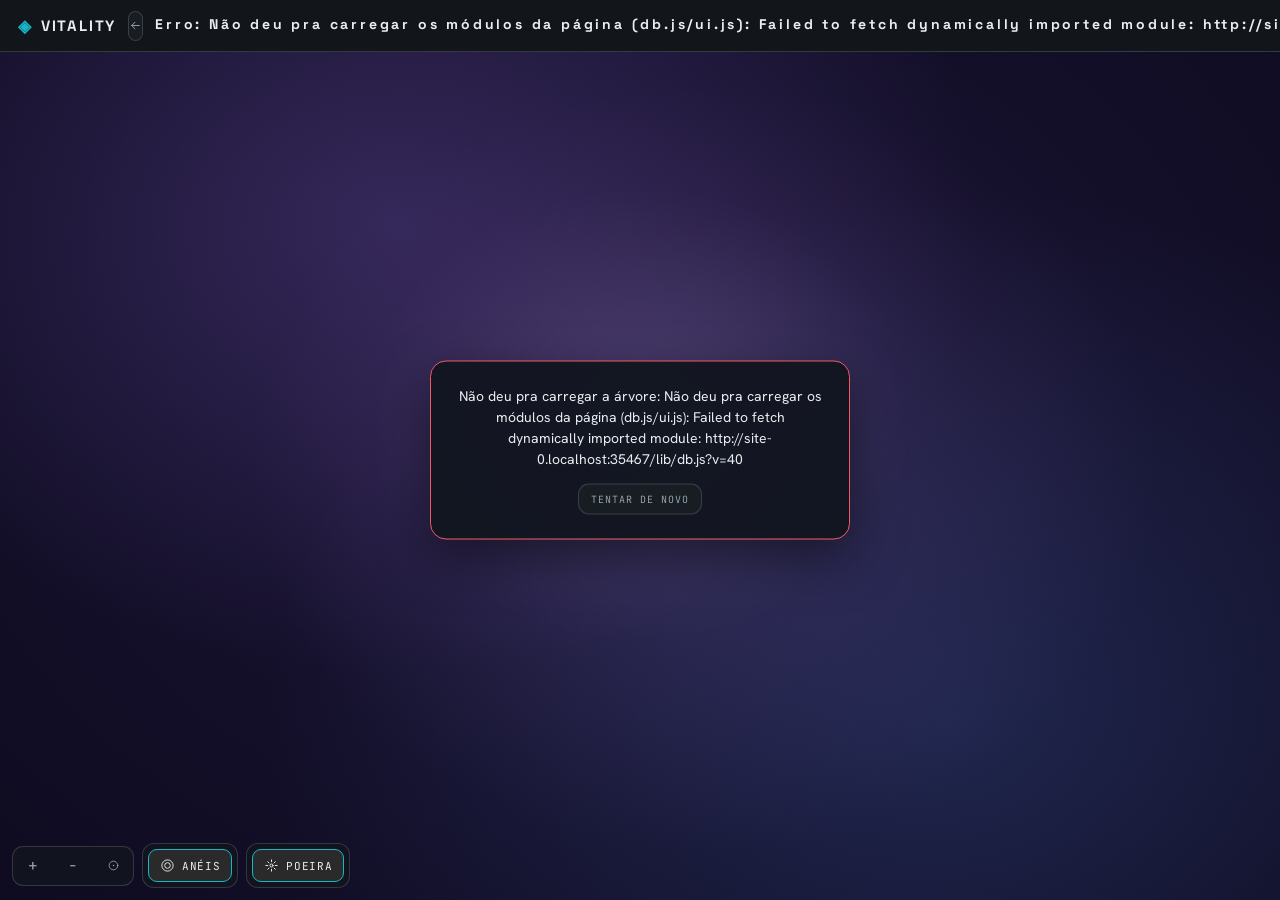
<file: arvore.html>
<!DOCTYPE html>
<html lang="pt-BR">
<head>
<script>try{document.documentElement.dataset.theme=localStorage.getItem("vt_theme")||"dark"}catch(e){}</script>
<meta charset="utf-8">
<meta name="viewport" content="width=device-width, initial-scale=1, maximum-scale=1, user-scalable=no, viewport-fit=cover">
<title>Vitality · Editor de Árvore</title>
<link rel="preconnect" href="https://fonts.googleapis.com">
<link rel="preconnect" href="https://fonts.gstatic.com" crossorigin>
<link href="https://fonts.googleapis.com/css2?family=Space+Grotesk:wght@500;600;700&family=Hanken+Grotesk:wght@400;500;600;700&family=JetBrains+Mono:wght@400;500;700&display=swap" rel="stylesheet">
<link rel="stylesheet" href="lib/theme.css?v=47">
<style>
  /* fundo cósmico original (sobrescreve o solido do tema, SÓ nesta tela) */
  /* body PRECISA ficar transparente aqui: #fallback e #fx (o canvas de partículas) usam z-index
     negativo, e um <body> sem position própria pinta o PRÓPRIO background acima dos filhos de
     z-index negativo (regra de stacking do CSS) — com um background opaco aqui, #fallback/#fx
     ficam permanentemente escondidos atrás dele, não importa o que a cor de fundo ou as partículas façam. */
  html,body{height:100%;overflow:hidden;background:transparent}
  /* controles de GM (edição) ficam escondidos pra quem não é dono do sistema — o JS marca
     <body class="is-gm"> só depois de confirmar a posse; até lá (e pra jogadores) tudo com
     .gm-only some. !important de propósito: é um gate de permissão, não um empate de cascade. */
  body:not(.is-gm) .gm-only{display:none!important}
  /* valor inicial só — applyBg() troca isso assim que a árvore carrega, sem precisar de !important
     (o <style> desta página já vem depois do lib/theme.css, então já vence por ordem no empate de especificidade) */
  #fallback{background:
     radial-gradient(1000px 760px at 30% 24%, rgba(var(--bgA),.26), transparent 60%),
     radial-gradient(1100px 860px at 74% 80%, rgba(var(--bgB),.22), transparent 62%),
     radial-gradient(760px 640px at 55% 52%, rgba(var(--bgC),.14), transparent 60%),
     radial-gradient(460px 380px at 50% 46%, rgba(var(--bgGlow),.10), transparent 60%),
     radial-gradient(1700px 1300px at 50% 44%, var(--bgDeep), var(--bgEdge) 82%)}
  #fx{position:fixed;inset:0;width:100%;height:100%;pointer-events:none;z-index:-1}
  /* svg#grid agora é só decoração (anéis, grade de encaixe, marca de encaixe) — o conteúdo
     interativo (esferas/conexões) virou #worldCanvas, ver comentário grande mais abaixo sobre por
     quê. pointer-events:none aqui documenta isso: quem recebe clique/arrasto é o canvas. */
  svg#grid{position:fixed;inset:0;width:100%;height:100%;z-index:0;pointer-events:none}
  /* canvas 2D pra esferas/conexões — reescrito nesta sessão porque SVG (um <g> de ~8 filhos por
     esfera) tem um teto real de desempenho: o navegador recalcula estilo/layout/pintura pra CADA
     elemento de DOM a cada mudança, e isso cresce com o número de esferas, não importa quanta
     otimização de CSS/JS se aplique por cima. Canvas desenha pixels, não elementos — o custo passa
     a ser só o trabalho de desenho em si (barato, e cacheável via sprite), não a contagem de esferas. */
  #worldCanvas{position:fixed;inset:0;width:100%;height:100%;cursor:grab;touch-action:none;z-index:1}
  #worldCanvas.panning{cursor:grabbing} #worldCanvas.adding{cursor:crosshair} #worldCanvas.areaing{cursor:crosshair}
  /* segunda barra (só Mestre) com as ferramentas de edição — cheia de controles (formato/cores),
     por isso ganhou linha própria embaixo do topbar em vez de disputar espaço com ele: o .topbar
     normal é altura fixa e não quebra linha, então essa fileira de controles empurrava o menu de
     conta pra fora da tela. Aqui pode quebrar (flex-wrap) e crescer em altura à vontade. */
  .arvore-toolbar{height:auto;min-height:52px;flex-wrap:wrap;row-gap:8px;padding:8px 18px;z-index:19;top:52px}
  .arvore-toolbar .tools{flex-wrap:wrap}
  /* embutida dentro da mesa (iframe): esconde só a barra de navegação (marca/voltar/conta) —
     a mesa por fora já tem a dela. A barra de ferramentas de edição (.arvore-toolbar) NÃO é
     navegação, continua funcionando normalmente pro Mestre — só sobe pro topo mesmo (top:0),
     já que a barra de navegação que ela ficava colada embaixo (52px) sumiu. O "top:52px" acima
     é regra de classe (não inline) só pra essa media query poder vencer no modo embutido. */
  body.embedded .topbar:not(.arvore-toolbar){display:none}
  body.embedded .arvore-toolbar{top:0}
  /* botão de voltar embutido: pro Mestre mora dentro da própria .arvore-toolbar (ver .toolbar-back
     abaixo); pro jogador, que não tem essa barra (é gm-only), flutua sobre o canvas mesmo. */
  .toolbar-back{display:none}
  body.embedded .toolbar-back{display:inline-flex;align-items:center;gap:6px;height:32px;
    padding:0 12px 0 10px;border-radius:8px;background:rgba(255,255,255,.06);border:1px solid var(--line2);
    color:var(--ink-dim);font-family:var(--mono);font-size:11px;letter-spacing:.06em;
    text-transform:uppercase;cursor:pointer}
  body.embedded .toolbar-back:hover{color:var(--ink);background:rgba(255,255,255,.1)}
  body.embedded .toolbar-back svg{width:13px;height:13px}
  .embed-back{display:none}
  body.embedded .embed-back{display:flex;position:fixed;left:12px;top:12px;z-index:30;
    align-items:center;gap:7px;height:38px;padding:0 14px 0 12px;border-radius:11px;
    background:rgba(18,22,32,.9);border:1px solid var(--line2);color:var(--ink-dim);
    font-family:var(--mono);font-size:11px;letter-spacing:.06em;text-transform:uppercase;cursor:pointer}
  body.embedded.is-gm .embed-back{display:none}
  .embed-back:hover{color:var(--ink);background:rgba(255,255,255,.08)}
  .embed-back svg{width:13px;height:13px}
  /* esferas/conexões, halo, textura giratória, rótulos, pulso de seleção/conexão e flash de
     desbloqueio agora são tudo desenhado no #worldCanvas (ver arvore.js: drawWorld/drawNode/
     drawEdge) — não existe mais CSS pra isso, é tudo parâmetro de desenho no JS. #rings/#gridPolar/
     #snapMark continuam SVG puro (decoração/grade, baixa contagem de elementos, sem motivo pra
     mudar) — mantidos abaixo exatamente como antes. */
  #rings,#gridPolar{will-change:transform;transform-box:view-box;transform-origin:0 0}
  /* seleção por área (retângulo de arrasto, tela) */
  #marquee{position:fixed;z-index:32;display:none;border:1.5px dashed var(--brass);background:rgba(227,192,113,.08);pointer-events:none}
  @keyframes selpulse{0%,100%{opacity:.7;transform:scale(1)}50%{opacity:.2;transform:scale(1.15)}}
  @keyframes spin{to{transform:rotate(360deg)}}
  /* anéis ornamentados do Crystarium — --ringc é o RGB customizável (aplicado via JS), com um
     lilás-azulado como padrão antes disso rodar. */
  #rings{pointer-events:none}
  .ring{fill:none;stroke:rgba(var(--ringc,200,196,255),.6);stroke-width:1;
    filter:drop-shadow(0 0 6px rgba(var(--ringc,200,196,255),.6))}
  .ringTick{fill:none;stroke:rgba(var(--ringc,200,196,255),.75);
    filter:drop-shadow(0 0 7px rgba(var(--ringc,200,196,255),.65))}
  .ringspin{transform-origin:0 0;animation:spin 110s linear infinite}
  .ringspin.rev{animation-duration:160s;animation-direction:reverse}
  @media (prefers-reduced-motion:reduce){.ringspin{animation:none!important}}
  /* acessibilidade por teclado do canvas: um único proxy focável (não dá pra ter um elemento real
     de DOM por esfera sem reintroduzir o mesmo teto de desempenho que motivou trocar pra canvas) —
     Tab alcança a árvore uma vez, setas navegam entre esferas, Enter/Espaço ativa. Escondido de
     forma acessível (não display:none, que também esconderia de leitores de tela). */
  .visually-hidden{position:fixed;width:1px;height:1px;overflow:hidden;clip:rect(0,0,0,0);white-space:nowrap;border:0;padding:0;margin:-1px}

  /* painel do editor (sólido, não faz parte do "visual da árvore") */
  /* --toolbar-bottom é medido em JS (updateEpanelOffset) a partir da altura real da
     .arvore-toolbar, que pode quebrar em 2-3 linhas — um valor fixo aqui deixava o painel
     cobrindo a barra de ferramentas sempre que ela quebrava linha */
  .epanel{position:fixed;top:var(--toolbar-bottom,64px);right:12px;width:340px;max-width:calc(100vw - 24px);max-height:calc(100vh - var(--toolbar-bottom,64px) - 20px);z-index:35;
    border-radius:18px;overflow:hidden;display:none;flex-direction:column;background:rgba(18,22,32,.98);border:1px solid var(--line2);box-shadow:0 18px 50px rgba(0,0,0,.5)}
  .epanel.open{display:flex}
  .epanel .hd{display:flex;align-items:center;gap:10px;padding:13px 16px;border-bottom:1px solid var(--line)}
  .epanel .hd .eye{font-family:var(--mono);font-size:10px;letter-spacing:.3em;text-transform:uppercase;color:var(--ink-faint)}
  .epanel .hd .x{margin-left:auto;background:transparent;border:0;color:var(--ink-faint);font-size:22px;cursor:pointer;line-height:1}
  .epanel .bd{padding:16px;overflow:auto}
  .rotgrid{display:grid;grid-template-columns:repeat(3,1fr);gap:6px}
  .rotgrid .tool{border-color:var(--line2);text-align:center}
  .rotgrid .tool:hover{border-color:var(--brass);color:var(--bone)}
  .chips{display:flex;gap:6px}
  .chip{flex:1;text-align:center;font-family:var(--mono);font-size:11px;letter-spacing:.05em;text-transform:uppercase;border:1px solid var(--line2);border-radius:9px;padding:9px 4px;cursor:pointer;color:var(--ink-dim);background:rgba(255,255,255,.04)}
  .chip.on{color:#08161a;font-weight:700}
  .chip[data-v="passive"].on{background:var(--bone)}.chip[data-v="active"].on{background:var(--brass)}.chip[data-v="core"].on{background:#ecd9a4}
  .chip[data-s]{color:var(--ink-dim)}.chip[data-s].on{background:var(--maq);color:#08161a}
  /* Estado (Ativada/Desativada) não tinha fundo próprio pro estado .on — herdava o texto escuro
     genérico (.chip.on) sobre o fundo quase transparente padrão, ficando ilegível */
  .chip[data-e="1"].on{background:var(--brass);color:#08161a}
  .chip[data-e="0"].on{background:var(--escarlate);color:#08161a}
  /* Vias — cor livre por via, então o chip lê a cor via custom property em vez de classes fixas */
  .chip[data-f]{color:var(--vc,var(--ink-dim));border-color:var(--vc,var(--line2))}
  .chip[data-f].on{background:var(--vc,var(--ink-dim));color:#08161a}
  .hud{position:fixed;left:12px;bottom:12px;z-index:30;display:flex;gap:8px;align-items:center}
  .zoom{display:flex;border-radius:11px;overflow:hidden;background:rgba(18,22,32,.9);border:1px solid var(--line2)}
  .zoom button{background:transparent;border:0;color:var(--ink-dim);font-family:var(--mono);font-size:16px;width:40px;height:38px;cursor:pointer}
  .zoom button:hover{color:var(--ink);background:rgba(255,255,255,.08)}
  .count{position:fixed;right:12px;bottom:14px;left:12px;z-index:30;font-family:var(--mono);font-size:11px;color:var(--ink-faint);
    text-align:right;white-space:pre-wrap;overflow-wrap:break-word;pointer-events:none}
  .count.ok{color:#7fd48a}
  .count.err{color:var(--escarlate,#e2645a)}
  /* legenda fixa de Via/afinidade — mesmo nome+cor que já aparecia por esfera ao clicar, só que
     todo mundo de uma vez, sem precisar abrir cada esfera pra descobrir a que via ela pertence */
  .via-legend{position:fixed;top:var(--toolbar-bottom,64px);left:12px;z-index:30;display:flex;flex-direction:column;gap:5px;
    background:rgba(18,22,32,.9);border:1px solid var(--line2);border-radius:11px;padding:9px 11px;pointer-events:none;
    font-family:var(--mono);font-size:10.5px;color:var(--ink-dim);max-width:180px}
  .via-legend-row{display:flex;align-items:center;gap:7px}
  .via-legend-dot{width:9px;height:9px;border-radius:50%;flex-shrink:0}
  .via-legend-name{overflow:hidden;text-overflow:ellipsis;white-space:nowrap}
  /* aparece por cima de tudo (inclusive dentro do iframe embutido na mesa) quando o boot falha —
     ver showBootError() no script */
  .boot-error-banner{position:fixed;top:50%;left:50%;transform:translate(-50%,-50%);z-index:50;
    display:flex;flex-direction:column;align-items:center;gap:14px;max-width:min(420px,calc(100vw - 32px));
    text-align:center;background:rgba(18,22,32,.97);border:1px solid var(--escarlate,#e2645a);border-radius:16px;
    padding:24px 26px;color:var(--ink);font-family:var(--serif);font-size:14px;line-height:1.5;
    box-shadow:0 18px 50px rgba(0,0,0,.5)}
  .tools{display:flex;gap:5px;align-items:center;padding:5px;border-radius:12px;background:rgba(18,22,32,.9);border:1px solid var(--line2)}
  .tool{font-family:var(--mono);font-size:11px;letter-spacing:.06em;text-transform:uppercase;color:var(--ink-dim);background:transparent;border:1px solid transparent;border-radius:9px;padding:8px 11px;cursor:pointer}
  .tool.on{color:var(--bone);border-color:var(--brass);background:rgba(227,192,113,.12)}

  /* grade de encaixe — só aparece durante colocar/mover esferas (edição do GM). Cor dourada de
     propósito, BEM diferente do lilás dos anéis decorativos (#rings) — os dois usavam tons quase
     idênticos com opacidade baixíssima (.07/.2), então trocar o formato (octógono/hexágono/linear)
     era fácil de confundir com "não mudou nada", já que os anéis decorativos são SEMPRE circulares
     (decoração pura, não é a grade de encaixe de verdade) e a grade real ficava praticamente
     invisível ao lado deles. Opacidade bem mais alta agora pra ficar óbvio que é outra coisa. */
  #gridPolar{display:none;pointer-events:none;will-change:transform}
  #gridPolar.show{display:block}
  .gpring{fill:none;stroke:rgba(227,192,113,.3)}
  .gpdot{fill:rgba(227,192,113,.75)}
  #snapMark{display:none;pointer-events:none}
  #snapMark.show{display:block}
  #snapMark .ring1{fill:none;stroke:var(--brass);stroke-width:1.4;opacity:.85;animation:selpulse 1.1s ease-in-out infinite}
  #snapMark .dot1{fill:var(--brass);opacity:.9}

  /* gerenciar as Vias — lista livre por árvore (cor + nome), começa só com Núcleo */
  .via-edit-btn{margin-left:6px;background:transparent;border:0;color:var(--ink-faint);cursor:pointer;font-size:12px;vertical-align:middle}
  .via-edit-btn:hover{color:var(--brass)}
  .via-edit{margin-top:10px;padding-top:10px;border-top:1px dashed var(--line2);display:flex;flex-direction:column;gap:7px}
  .via-row{display:flex;align-items:center;gap:7px}
  .via-row input[type=color]{width:28px;height:28px;flex:0 0 auto;border:1px solid var(--line2);border-radius:7px;background:none;padding:0;cursor:pointer}
  .via-row input[type=text]{flex:1;min-width:0;background:rgba(255,255,255,.06);border:1px solid var(--line2);border-radius:8px;color:var(--ink);font-family:var(--serif);font-size:13px;padding:7px 9px;box-sizing:border-box}
  .via-del,.via-add-btn{flex:0 0 auto;width:28px;height:28px;border-radius:7px;border:1px solid var(--line2);background:rgba(255,255,255,.04);color:var(--ink-faint);cursor:pointer;font-size:13px;line-height:1}
  .via-del:hover{color:var(--escarlate);border-color:rgba(255,92,138,.4)}
  .via-add-btn{color:var(--brass);border-color:rgba(227,192,113,.4)}
  .via-add-btn:hover{background:rgba(227,192,113,.12)}
</style>
</head>
<body class="arvore-page">
<script>
// esconder o topbar padrão no modo embutido NÃO PODE depender do módulo grande lá embaixo terminar
// de carregar (import de db.js/ui.js, sessão, etc.) — se qualquer coisa nessa cadeia falhar ou
// travar, essa classe nunca era adicionada e o topbar da árvore ficava por cima do topbar da mesa
// (a "barra dupla"/"menu dentro da árvore"). Um script clássico (não-module) rodando aqui, síncrono,
// antes de qualquer outra coisa, resolve isso incondicionalmente — não depende de rede nem de import.
try { if (new URLSearchParams(location.search).get('embed') === '1') document.body.classList.add('embedded'); } catch (e) {}
</script>
<div id="fallback"></div>
<canvas id="fx"></canvas>
<div id="marquee"></div>
<svg id="grid"><defs id="defs">
  <radialGradient id="orb-maq" cx="50%" cy="50%" r="50%"><stop offset="0%" stop-color="#7ee6dc" stop-opacity="0.02"/><stop offset="58%" stop-color="#7ee6dc" stop-opacity="0.06"/><stop offset="82%" stop-color="#7ee6dc" stop-opacity="0.20"/><stop offset="93%" stop-color="#c8fff8" stop-opacity="0.65"/><stop offset="100%" stop-color="#7ee6dc" stop-opacity="0"/></radialGradient>
</defs><g id="rings"><g id="ringsInner"></g></g><g id="gridPolar"><g id="gridPolarInner"></g></g><g id="snapMark"><circle class="ring1" r="16"></circle><circle class="dot1" r="3"></circle></g></svg>
<!-- esferas e conexões: canvas 2D (ver comentário no <style> e em arvore.js) -->
<canvas id="worldCanvas"></canvas>
<!-- acessibilidade por teclado do canvas (ver arvore.js: seção "teclado (canvas)") -->
<button type="button" id="tree-focus-proxy" class="visually-hidden" aria-describedby="tree-focus-help"></button>
<p id="tree-focus-help" class="visually-hidden">Use as setas do teclado para navegar entre as esferas da árvore; Enter ou Espaço abre a esfera focada.</p>
<div id="tree-live" class="visually-hidden" aria-live="polite"></div>

<div class="topbar">
  <a class="topbar-brand" href="app.html"><span class="mark">◈</span>VITALITY</a>
  <a class="iconbtn" id="back" href="app.html" title="Voltar" style="text-decoration:none"><svg viewBox="0 0 24 24" width="13" height="13" fill="none" stroke="currentColor" stroke-width="1.8" stroke-linecap="round" stroke-linejoin="round" aria-hidden="true"><path d="M19 12H5"/><path d="M11 18l-6-6 6-6"/></svg></a>
  <div class="title" id="tree-name" style="font-size:14px">…</div>
  <div class="spacer"></div>
  <div class="nav-user" id="nav-user">
    <button type="button" class="chip" id="nav-user-btn" aria-haspopup="menu" aria-expanded="false" onclick="toggleUserMenu()">
      <span class="av" id="nav-av">?</span><b id="who">…</b><span style="color:var(--ink-faint)">▾</span>
    </button>
    <div class="drop glass" role="menu">
      <button role="menuitem" onclick="openProfile()"><span class="ic"><svg viewBox="0 0 24 24" fill="none" stroke="currentColor" stroke-width="1.6" stroke-linecap="round" stroke-linejoin="round" aria-hidden="true"><circle cx="12" cy="8" r="3.6"/><path d="M4.5 20c.8-4 3.6-6.5 7.5-6.5s6.7 2.5 7.5 6.5"/></svg></span>Meu perfil</button>
      <button role="menuitem" onclick="openSettings()"><span class="ic"><svg viewBox="0 0 24 24" fill="none" stroke="currentColor" stroke-width="1.6" stroke-linecap="round" stroke-linejoin="round" aria-hidden="true"><circle cx="12" cy="12" r="3.2"/><path d="M12 3.5v2.6M12 17.9v2.6M20.5 12h-2.6M6.1 12H3.5M17.7 6.3l-1.8 1.8M8.1 15.9l-1.8 1.8M17.7 17.7l-1.8-1.8M8.1 8.1 6.3 6.3"/></svg></span>Configurações</button>
      <button role="menuitem" onclick="openHelp()"><span class="ic"><svg viewBox="0 0 24 24" fill="none" stroke="currentColor" stroke-width="1.6" stroke-linecap="round" stroke-linejoin="round" aria-hidden="true"><circle cx="12" cy="12" r="9"/><path d="M9.2 9.3a2.8 2.8 0 1 1 4 2.6c-.9.5-1.7 1-1.7 2.1"/><circle cx="12" cy="17.2" r=".4" fill="currentColor" stroke="none"/></svg></span>Ajuda ou suporte</button>
      <button role="menuitem" id="theme-menu-item" onclick="doToggleTheme()"><span class="ic" id="theme-menu-icon"><svg viewBox="0 0 24 24" fill="none" stroke="currentColor" stroke-width="1.6" stroke-linecap="round" stroke-linejoin="round" aria-hidden="true"><path d="M20 14.5A8.5 8.5 0 1 1 9.5 4a7 7 0 0 0 10.5 10.5Z"/></svg></span><span id="theme-menu-label">Tema</span></button>
      <div class="divider"></div>
      <button role="menuitem" onclick="logout()"><span class="ic"><svg viewBox="0 0 24 24" fill="none" stroke="currentColor" stroke-width="1.6" stroke-linecap="round" stroke-linejoin="round" aria-hidden="true"><path d="M9 21H5a2 2 0 0 1-2-2V5a2 2 0 0 1 2-2h4"/><path d="M16 17l5-5-5-5"/><path d="M21 12H9"/></svg></span>Sair</button>
    </div>
  </div>
</div>

<button type="button" class="embed-back" onclick="goBackEmbedded()" title="Voltar às árvores">
  <svg viewBox="0 0 24 24" width="13" height="13" fill="none" stroke="currentColor" stroke-width="1.8" stroke-linecap="round" stroke-linejoin="round" aria-hidden="true"><path d="M19 12H5"/><path d="M11 18l-6-6 6-6"/></svg>
  Voltar às árvores
</button>

<!-- ferramentas de edição da árvore (Mestre) numa barra própria embaixo do topbar — misturadas
     ali em cima, essa fileira cheia de controles (formato/cores) empurrava o menu de conta pra
     fora da tela, porque o topbar não tem overflow nem quebra de linha -->
<div class="topbar arvore-toolbar gm-only" id="tools">
  <button type="button" class="toolbar-back" onclick="goBackEmbedded()" title="Voltar às árvores">
    <svg viewBox="0 0 24 24" width="13" height="13" fill="none" stroke="currentColor" stroke-width="1.8" stroke-linecap="round" stroke-linejoin="round" aria-hidden="true"><path d="M19 12H5"/><path d="M11 18l-6-6 6-6"/></svg>
    Voltar
  </button>
  <div class="tools" role="radiogroup" aria-label="Ferramenta do editor">
    <button class="tool on" role="radio" aria-checked="true" data-tool="select" onclick="setTool('select')"><span class="ic"><svg viewBox="0 0 24 24" fill="none" stroke="currentColor" stroke-width="1.6" stroke-linecap="round" stroke-linejoin="round" aria-hidden="true"><path d="M5 3l6 16 2.5-6.5L20 10 5 3Z"/></svg></span>Selecionar</button>
    <button class="tool" role="radio" aria-checked="false" data-tool="add" onclick="setTool('add')"><span class="ic"><svg viewBox="0 0 24 24" fill="none" stroke="currentColor" stroke-width="1.6" stroke-linecap="round" stroke-linejoin="round" aria-hidden="true"><circle cx="12" cy="12" r="9"/><path d="M12 8v8M8 12h8"/></svg></span>Esfera</button>
    <button class="tool" role="radio" aria-checked="false" data-tool="link" onclick="setTool('link')"><span class="ic"><svg viewBox="0 0 24 24" fill="none" stroke="currentColor" stroke-width="1.6" stroke-linecap="round" stroke-linejoin="round" aria-hidden="true"><path d="M9 15l6-6"/><path d="M14 4.5 16 2.5a3.5 3.5 0 0 1 5 5L19 9.5"/><path d="M10 14.5 8 16.5a3.5 3.5 0 0 1-5-5L5 9.5"/></svg></span>Conectar</button>
    <button class="tool" role="radio" aria-checked="false" data-tool="area" onclick="setTool('area')"><span class="ic"><svg viewBox="0 0 24 24" fill="none" stroke="currentColor" stroke-width="1.6" stroke-linecap="round" stroke-linejoin="round" stroke-dasharray="3 2.5" aria-hidden="true"><rect x="4" y="5" width="16" height="14" rx="1.5"/></svg></span>Área</button>
  </div>
  <div class="tools" title="Como as esferas se encaixam (não muda cor nenhuma)" style="gap:8px">
    <span style="font-family:var(--mono);font-size:11px;color:var(--ink-dim);text-transform:uppercase;letter-spacing:.06em">◈ Formato</span>
    <select id="shape-select" onchange="changeGridShape(this.value)"
      style="background:rgba(255,255,255,.06);border:1px solid var(--line2);border-radius:7px;color:var(--ink);font-family:var(--mono);font-size:11px;padding:6px 8px;cursor:pointer">
      <option value="octagon">Octógono</option>
      <option value="hexagon">Hexágono</option>
      <option value="linear">Linear (quadrado)</option>
    </select>
  </div>
  <div class="tools" title="Cor de fundo da árvore" style="gap:8px">
    <span style="font-family:var(--mono);font-size:11px;color:var(--ink-dim);text-transform:uppercase;letter-spacing:.06em;display:inline-flex;align-items:center;gap:5px"><svg viewBox="0 0 24 24" width="13" height="13" fill="none" stroke="currentColor" stroke-width="1.6" stroke-linecap="round" stroke-linejoin="round" aria-hidden="true"><path d="M12 3a9 9 0 1 0 0 18c1.4 0 2-1 2-2s-.6-1.6-.6-2.4c0-1 .8-1.6 1.8-1.6H17a4 4 0 0 0 4-4c0-4.4-4-8-9-8Z"/><circle cx="7.5" cy="10.5" r="1" fill="currentColor" stroke="none"/><circle cx="11" cy="7.5" r="1" fill="currentColor" stroke="none"/><circle cx="15.5" cy="8.5" r="1" fill="currentColor" stroke="none"/></svg>Cor de fundo</span>
    <button type="button" class="color-swatch sm" style="--sw:#1b1536" onclick="openColorPicker(this, document.getElementById('bg-color').value, (v)=>{ document.getElementById('bg-color').value = v; previewBg(v); })"></button>
    <input type="hidden" id="bg-color" value="#1b1536">
    <button class="tool" onclick="saveBg()" style="border-color:var(--brass);color:var(--bone)">Aplicar</button>
  </div>
  <div class="tools" title="Cor das linhas de conexão quando ambas as esferas estão Ativadas" style="gap:8px">
    <span style="font-family:var(--mono);font-size:11px;color:var(--ink-dim);text-transform:uppercase;letter-spacing:.06em;display:inline-flex;align-items:center;gap:5px"><svg viewBox="0 0 24 24" width="13" height="13" fill="none" stroke="currentColor" stroke-width="1.6" stroke-linecap="round" aria-hidden="true"><path d="M4 19 19 4"/><circle cx="4" cy="19" r="1.6" fill="currentColor" stroke="none"/><circle cx="19" cy="4" r="1.6" fill="currentColor" stroke="none"/></svg>Cor das linhas</span>
    <button type="button" class="color-swatch sm" style="--sw:#d6f0ff" onclick="openColorPicker(this, document.getElementById('edge-color').value, (v)=>{ document.getElementById('edge-color').value = v; previewEdgeColor(v); })"></button>
    <input type="hidden" id="edge-color" value="#d6f0ff">
    <button class="tool" onclick="saveEdgeColor()" style="border-color:var(--brass);color:var(--bone)">Aplicar</button>
  </div>
</div>

<div class="epanel" id="editor">
  <div class="hd"><span class="eye">Editar esfera</span><button class="x" onclick="closePanel()">×</button></div>
  <div class="bd">
    <div class="fld"><label>Nome</label><input id="e-name" placeholder="Ex.: Sobrecarga" oninput="patch('name',this.value)"></div>
    <div class="fld"><label>Tipo</label><div class="chips" id="e-type">
      <div class="chip" data-v="passive" onclick="patch('kind','passive')">Passiva</div>
      <div class="chip" data-v="active" onclick="patch('kind','active')">Ativa</div>
      <div class="chip" data-v="core" onclick="patch('kind','core')">Núcleo</div></div>
      <p style="font-family:var(--mono);font-size:10px;color:var(--ink-faint);line-height:1.6;margin:8px 0 0">O Núcleo é a esfera inicial — só pode existir uma por árvore (escolher aqui troca de qual), já desbloqueada de graça pra todo jogador.</p>
    </div>
    <div class="fld"><label>Tamanho</label><div class="chips" id="e-size">
      <div class="chip" data-s="small" onclick="patch('size','small')">Pequena</div>
      <div class="chip" data-s="medium" onclick="patch('size','medium')">Média</div>
      <div class="chip" data-s="large" onclick="patch('size','large')">Grande</div></div></div>
    <div class="fld"><label>Estado (linhas conectadas ficam vivas/apagadas)</label><div class="chips" id="e-enabled">
      <div class="chip" data-e="1" onclick="patch('enabled',true)">Ativada</div>
      <div class="chip" data-e="0" onclick="patch('enabled',false)">Desativada</div></div></div>
    <div class="fld"><label>Via / afinidade <button type="button" class="via-edit-btn" onclick="toggleViaEdit()" title="Gerenciar Vias" aria-label="Gerenciar Vias"><svg viewBox="0 0 24 24" width="12" height="12" fill="none" stroke="currentColor" stroke-width="1.8" stroke-linecap="round" stroke-linejoin="round" aria-hidden="true"><path d="M12 20h9"/><path d="M16.5 3.5a2.1 2.1 0 0 1 3 3L7 19l-4 1 1-4Z"/></svg></button></label>
      <div class="chips" id="e-fac"></div>
      <div class="via-edit" id="via-edit" style="display:none"></div>
    </div>
    <div class="fld"><label>Custo em pontos</label><input id="e-cost" type="number" min="0" inputmode="numeric" placeholder="0" oninput="patch('cost',Math.max(0,parseInt(this.value)||0))"></div>
    <div class="fld"><label>Descrição</label><textarea id="e-desc" placeholder="O que essa esfera faz..." oninput="patch('descr',this.value)"
      style="width:100%;min-height:80px;resize:vertical;line-height:1.55;background:rgba(255,255,255,.06);border:1px solid var(--line2);border-radius:10px;color:var(--ink);font-family:var(--serif);font-size:14px;padding:10px 12px"></textarea></div>
    <div class="fld"><label>Modificadores de status <span style="font-weight:400;color:var(--ink-faint);text-transform:none">(aplicado na ficha ao desbloquear)</span></label>
      <div id="e-mods" style="display:flex;flex-direction:column;gap:7px"></div>
    </div>
    <div class="actions"><button class="btn danger" onclick="deleteSelected()">Excluir</button>
      <button class="btn go" id="node-save-btn" style="display:none" onclick="saveNodeEditor()"><span class="spin"></span>Salvar</button>
      <button class="btn" onclick="closePanel()">Fechar</button></div>
  </div>
</div>

<div class="epanel" id="viewer">
  <div class="hd"><span class="eye">Esfera</span><button class="x" onclick="closeViewer()">×</button></div>
  <div class="bd">
    <div class="fld"><label>Nome</label><div id="v-name" style="font-family:var(--serif);font-size:16px;color:var(--ink)"></div></div>
    <div class="fld"><label>Tipo</label><div id="v-type" style="font-family:var(--mono);font-size:11px;letter-spacing:.05em;text-transform:uppercase;color:var(--ink-dim)"></div></div>
    <div class="fld"><label>Via / afinidade</label><div class="chips" id="v-via"></div></div>
    <div class="fld"><label>Custo em pontos</label><div id="v-cost" style="font-family:var(--mono);font-size:14px;color:var(--brass)"></div></div>
    <div class="fld" id="v-mods-fld" style="display:none"><label>Bônus ao desbloquear</label><div id="v-mods" style="display:flex;flex-direction:column;gap:5px"></div></div>
    <div class="fld"><label>Descrição</label><div id="v-desc" style="line-height:1.55;color:var(--ink-dim);white-space:pre-wrap"></div></div>
    <div class="fld" id="v-unlock-fld" style="display:none">
      <button type="button" class="btn go" id="v-unlock-btn" style="width:100%" onclick="doUnlock()">Desbloquear</button>
      <p id="v-unlock-msg" style="font-family:var(--mono);font-size:10px;color:var(--ink-faint);line-height:1.6;margin:8px 0 0"></p>
    </div>
  </div>
</div>

<div class="epanel" id="batchpanel">
  <div class="hd"><span class="eye">Seleção de esferas</span><button class="x" onclick="clearAreaSelection()">×</button></div>
  <div class="bd">
    <p id="batch-count" style="font-family:var(--mono);font-size:11px;color:var(--ink-dim);margin:0 0 14px;line-height:1.6">0 esferas selecionadas</p>
    <div class="section-title" style="margin:0 0 10px">Editar seleção</div>
    <div class="fld"><label>Via / afinidade</label><div class="chips" id="batch-fac"></div></div>
    <div class="fld"><label>Tamanho</label><div class="chips" id="batch-size">
      <div class="chip" onclick="batchSet('size','small')">Pequena</div>
      <div class="chip" onclick="batchSet('size','medium')">Média</div>
      <div class="chip" onclick="batchSet('size','large')">Grande</div></div></div>
    <div class="fld"><label>Estado (linhas ligadas ficam vivas/apagadas)</label><div class="chips" id="batch-enabled">
      <div class="chip" onclick="batchSet('enabled',true)">Ativada</div>
      <div class="chip" onclick="batchSet('enabled',false)">Desativada</div></div></div>
    <div class="section-title" id="dup-title" style="margin:16px 0 10px">Duplicar seleção</div>
    <div class="rotgrid" id="rotgrid"></div>
    <p id="dup-hint" style="font-family:var(--mono);font-size:10px;color:var(--ink-faint);line-height:1.6;margin:12px 0 0"></p>
    <div class="actions" style="margin-top:16px"><button class="btn danger" onclick="deleteAreaSelection()">Excluir seleção</button><button class="btn" onclick="clearAreaSelection()">Cancelar</button></div>
  </div>
</div>

<div class="hud"><div class="zoom"><button onclick="zoom(1.2)">+</button><button onclick="zoom(.83)">−</button><button onclick="resetView()" style="display:inline-flex;align-items:center;justify-content:center"><svg viewBox="0 0 24 24" width="13" height="13" fill="none" stroke="currentColor" stroke-width="1.6" stroke-linecap="round" stroke-linejoin="round" aria-hidden="true"><circle cx="12" cy="12" r="8"/><circle cx="12" cy="12" r="1.4" fill="currentColor" stroke="none"/></svg></button></div>
  <!-- ligar/desligar os anéis é preferência puramente visual e local (localStorage, sem efeito
       nenhum de jogo) — por isso fica fora do gm-only; só a EDIÇÃO da cor/opacidade deles (que
       persiste no banco e muda o que todo mundo vê) continua exclusiva do Mestre, no div abaixo -->
  <div class="tools" title="Anéis giratórios do Núcleo" style="gap:6px">
    <button class="tool on" id="rings-toggle" onclick="toggleRings()" aria-pressed="true"><span class="ic"><svg viewBox="0 0 24 24" fill="none" stroke="currentColor" stroke-width="1.6" aria-hidden="true"><circle cx="12" cy="12" r="9"/><circle cx="12" cy="12" r="4.5"/></svg></span>Anéis</button>
  </div>
  <div class="tools gm-only" title="Cor dos anéis" style="gap:6px">
    <button type="button" class="color-swatch sm" title="Cor dos anéis" style="--sw:#c6d2ff" onclick="openColorPicker(this, document.getElementById('ring-color').value, (v)=>{ document.getElementById('ring-color').value = v; previewRingColor(v); })"></button>
    <input type="hidden" id="ring-color" value="#c6d2ff">
    <input type="range" id="ring-opacity" min="0.1" max="1" step="0.05" value="1" oninput="previewRingOpacity(this.value)" title="Opacidade dos anéis"
      style="width:64px;cursor:pointer">
    <button class="tool" onclick="saveRingSettings()" style="border-color:var(--brass);color:var(--bone)">Aplicar</button>
  </div>
  <div class="tools" title="Poeira cósmica (partículas)"><button class="tool on" id="particles-toggle" onclick="toggleParticles()" aria-pressed="true"><span class="ic"><svg viewBox="0 0 24 24" fill="none" stroke="currentColor" stroke-width="1.6" stroke-linecap="round" stroke-linejoin="round" aria-hidden="true"><path d="M12 3v3M12 18v3M3 12h3M18 12h3M6 6l2 2M16 16l2 2M18 6l-2 2M8 16l-2 2"/><circle cx="12" cy="12" r="2.4"/></svg></span>Poeira</button></div>
</div>
<div class="count" id="count"></div>
<div class="via-legend" id="via-legend" style="display:none"></div>

<script src="arvore.js?v=16"></script>
</body>
</html>
</file>
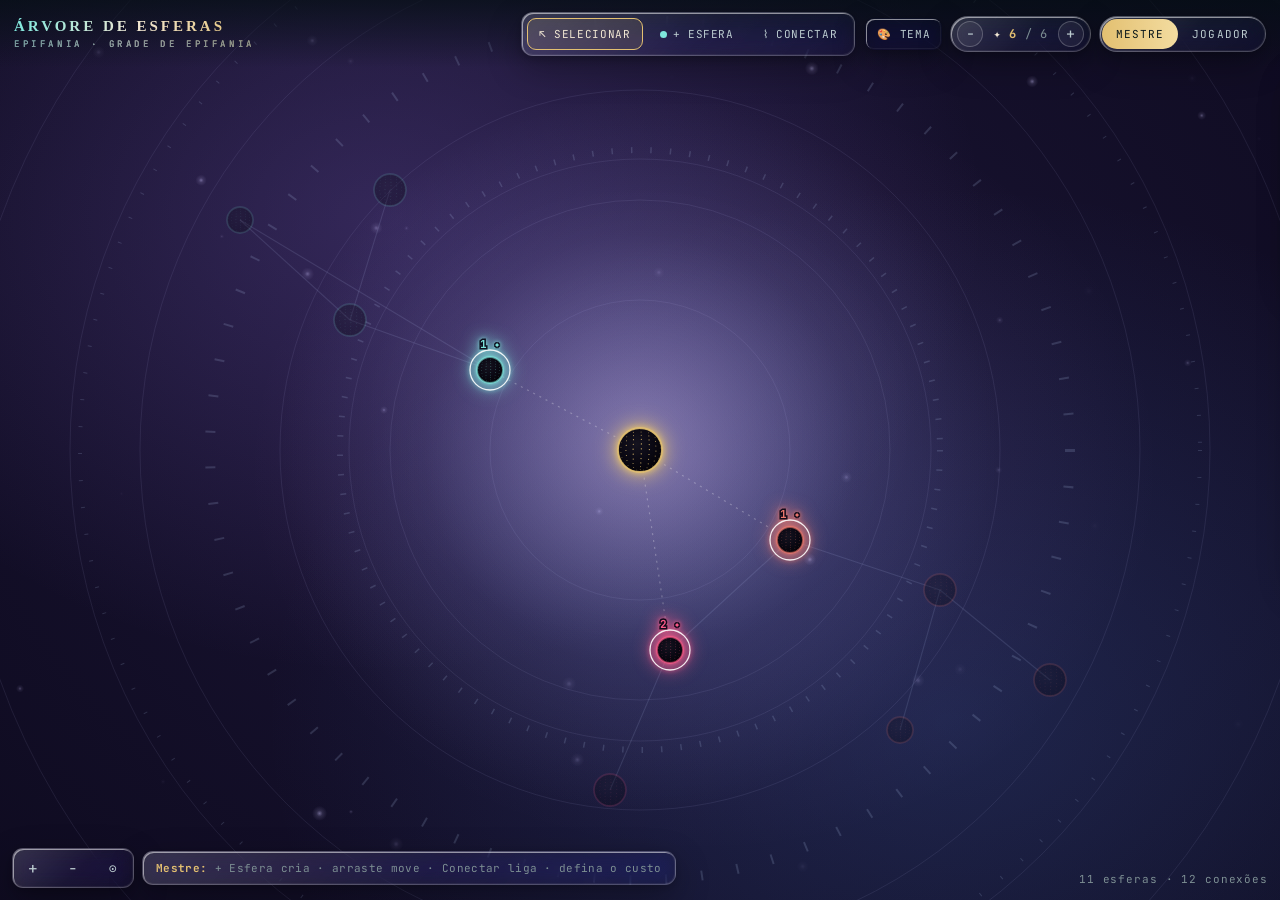
<file: epifania_arvore_esferas.html>
<!DOCTYPE html>
<html lang="pt-BR">
<head>
<meta charset="utf-8">
<meta name="viewport" content="width=device-width, initial-scale=1, maximum-scale=1, user-scalable=no, viewport-fit=cover">
<title>Epifania · Árvore de Esferas</title>
<link rel="preconnect" href="https://fonts.googleapis.com">
<link rel="preconnect" href="https://fonts.gstatic.com" crossorigin>
<link href="https://fonts.googleapis.com/css2?family=Space+Grotesk:wght@500;600;700&family=Hanken+Grotesk:wght@400;500;600;700&family=JetBrains+Mono:wght@400;500;700&display=swap" rel="stylesheet">
<style>
:root{
  --bgA:138,104,214; --bgB:74,118,206; --bgC:196,132,224; --bgGlow:255,242,255; --bgDeep:#1b1536; --bgEdge:#080615;
  --maq:#7ee6dc; --carne:#ef7a6e; --escarlate:#ff5c8a; --brass:#e3c071; --bone:#f1e7d4;
  --ink:#f1e7d4; --ink-dim:#bcccd0; --ink-faint:#7d8f93;
  --line:rgba(255,255,255,.14); --line2:rgba(255,255,255,.22);
  --disp:'Cinzel',serif; --serif:'Spectral',Georgia,serif; --mono:'JetBrains Mono',monospace;
  /* liquid glass — versão simples (primeira alteração) */
  --glass:linear-gradient(135deg,rgba(255,255,255,.16),rgba(255,255,255,.045) 55%,rgba(255,255,255,.02));
  --glass-rim:inset 1px 1px 0 rgba(255,255,255,.5), inset 0 0 0 1px rgba(255,255,255,.06);
  --glass-lift:0 12px 34px rgba(0,0,0,.30), 0 2px 8px rgba(0,0,0,.18);
}
*{box-sizing:border-box}
html,body{margin:0;height:100%;overflow:hidden;background:#06141a}
body{font-family:var(--serif);color:var(--ink);-webkit-font-smoothing:antialiased;-webkit-tap-highlight-color:transparent}

/* ---------- camadas de fundo ---------- */
#fallback{position:fixed;inset:0;pointer-events:none;
  background:
   radial-gradient(1000px 760px at 30% 24%, rgba(var(--bgA),.26), transparent 60%),
   radial-gradient(1100px 860px at 74% 80%, rgba(var(--bgB),.22), transparent 62%),
   radial-gradient(760px 640px at 55% 52%, rgba(var(--bgC),.14), transparent 60%),
   radial-gradient(460px 380px at 50% 46%, rgba(var(--bgGlow),.10), transparent 60%),
   radial-gradient(1700px 1300px at 50% 44%, var(--bgDeep), var(--bgEdge) 82%)}
#fx{position:fixed;inset:0;width:100%;height:100%;pointer-events:none}
svg#grid{position:fixed;inset:0;width:100%;height:100%;cursor:grab;touch-action:none}
svg#grid.panning{cursor:grabbing} svg#grid.adding{cursor:crosshair}

/* ---------- vidro genérico ---------- */
.glass{background:var(--glass);-webkit-backdrop-filter:blur(9px) saturate(170%);backdrop-filter:blur(9px) saturate(170%);
  border:1px solid var(--line2);box-shadow:var(--glass-rim),var(--glass-lift)}

/* ---------- barra superior ---------- */
.bar{position:fixed;top:0;left:0;right:0;z-index:30;display:flex;align-items:center;gap:10px;flex-wrap:wrap;
  padding:12px 14px;background:linear-gradient(180deg,rgba(5,15,20,.72),transparent);pointer-events:none}
.bar>*{pointer-events:auto}
.title{font-family:var(--disp);font-weight:700;letter-spacing:.2em;font-size:15px;
  background:linear-gradient(90deg,var(--maq),var(--bone) 50%,var(--brass));-webkit-background-clip:text;background-clip:text;color:transparent;white-space:nowrap}
.title small{display:block;font-family:var(--mono);font-weight:400;font-size:9px;letter-spacing:.4em;color:var(--ink-faint);margin-top:3px}
.spacer{flex:1 1 12px}
.grp{display:flex;gap:8px;align-items:center;flex-wrap:wrap}

.seg{display:flex;border-radius:999px;overflow:hidden;padding:2px}
.seg button{font-family:var(--mono);font-size:11px;letter-spacing:.1em;text-transform:uppercase;background:transparent;color:var(--ink-dim);border:0;padding:8px 14px;cursor:pointer;border-radius:999px;transition:.18s}
.seg button.on{color:#08161a;background:linear-gradient(90deg,var(--brass),#f3dca0)}
.tools{display:flex;gap:5px;align-items:center;padding:5px;border-radius:12px}
.tools.hide{display:none}
.tool{font-family:var(--mono);font-size:11px;letter-spacing:.06em;text-transform:uppercase;color:var(--ink-dim);background:transparent;border:1px solid transparent;border-radius:9px;padding:8px 11px;cursor:pointer;display:flex;align-items:center;gap:6px;transition:.15s}
.tool:hover{color:var(--ink);background:rgba(255,255,255,.08)}
.tool.on{color:var(--bone);border-color:var(--brass);background:rgba(227,192,113,.12)}
.tool .k{width:7px;height:7px;border-radius:50%}
.points{display:flex;align-items:center;gap:6px;border-radius:999px;padding:4px 6px}
.points .pts-txt{font-family:var(--mono);font-size:12px;letter-spacing:.06em;color:var(--ink);padding:0 4px;white-space:nowrap}
.points .pts-txt b{color:var(--brass);font-weight:700}
.points #pts-tot{color:var(--ink-faint)}
.ptbtn{width:26px;height:26px;border-radius:50%;border:1px solid var(--line2);background:rgba(255,255,255,.06);color:var(--ink-dim);font-family:var(--mono);font-size:15px;cursor:pointer;line-height:1}
.ptbtn:hover{color:var(--ink)}
.points.player .ptbtn{display:none}

/* menus suspensos (tema / qualidade) */
.pop{position:relative}
.menu{position:absolute;top:calc(100% + 8px);right:0;display:none;flex-direction:column;gap:3px;padding:8px;min-width:184px;z-index:40;border-radius:14px}
.menu.open{display:flex}
.opt{display:flex;align-items:center;gap:11px;padding:8px 10px;border-radius:10px;cursor:pointer;border:1px solid transparent;background:transparent;color:var(--ink);font-family:var(--mono);font-size:12px;letter-spacing:.03em;text-align:left;transition:.14s}
.opt:hover{background:rgba(255,255,255,.10)}
.opt.on{border-color:var(--line2);background:rgba(255,255,255,.09)}
.opt .dot{width:20px;height:20px;border-radius:50%;flex:0 0 auto;box-shadow:inset 0 0 0 1px rgba(255,255,255,.4),0 1px 4px rgba(0,0,0,.4)}

/* ---------- painel lateral / inferior ---------- */
.panel{position:fixed;top:66px;right:12px;width:360px;max-width:calc(100vw - 24px);max-height:calc(100vh - 84px);
  z-index:35;border-radius:18px;overflow:hidden;display:flex;flex-direction:column;
  transform:translateX(calc(100% + 24px));transition:transform .4s cubic-bezier(.22,.61,.18,1)}
.panel.open{transform:none}
.panel .hd{display:flex;align-items:center;gap:10px;padding:14px 16px;border-bottom:1px solid var(--line);flex:0 0 auto}
.panel .hd .eye{font-family:var(--mono);font-size:10px;letter-spacing:.3em;text-transform:uppercase;color:var(--ink-faint)}
.panel .hd .x{margin-left:auto;background:transparent;border:0;color:var(--ink-faint);font-size:22px;cursor:pointer;line-height:1;padding:0 4px}
.panel .bd{padding:16px;overflow:auto}
.fld{margin-bottom:14px}
.fld label{display:block;font-family:var(--mono);font-size:10px;letter-spacing:.16em;text-transform:uppercase;color:var(--ink-faint);margin-bottom:6px}
.fld input,.fld textarea{width:100%;background:rgba(255,255,255,.06);border:1px solid var(--line2);border-radius:10px;color:var(--ink);font-family:var(--serif);font-size:14px;padding:10px 12px}
.fld textarea{min-height:80px;resize:vertical;line-height:1.55}
.fld input::placeholder,.fld textarea::placeholder{color:rgba(255,255,255,.4)}
.fld input:focus,.fld textarea:focus{outline:none;border-color:var(--brass)}
.chips{display:flex;gap:6px}
.chip{flex:1;text-align:center;font-family:var(--mono);font-size:11px;letter-spacing:.05em;text-transform:uppercase;border:1px solid var(--line2);border-radius:9px;padding:9px 4px;cursor:pointer;color:var(--ink-dim);transition:.15s;background:rgba(255,255,255,.04)}
.chip.on{color:#08161a;font-weight:700}
.chip[data-v="passive"].on{background:var(--bone)}.chip[data-v="active"].on{background:var(--brass)}.chip[data-v="core"].on{background:#ecd9a4}
.chip[data-f="maq"]{color:var(--maq)}.chip[data-f="maq"].on{background:var(--maq);color:#08161a}
.chip[data-f="carne"]{color:var(--carne)}.chip[data-f="carne"].on{background:var(--carne);color:#08161a}
.chip[data-f="escarlate"]{color:var(--escarlate)}.chip[data-f="escarlate"].on{background:var(--escarlate);color:#08161a}
.chip[data-f="neutral"]{color:var(--brass)}.chip[data-f="neutral"].on{background:var(--brass);color:#08161a}
.actions{display:flex;gap:8px;margin-top:4px}
.btn{flex:1;font-family:var(--mono);font-size:11px;letter-spacing:.1em;text-transform:uppercase;border-radius:10px;padding:11px;cursor:pointer;border:1px solid var(--line2);background:rgba(255,255,255,.06);color:var(--ink-dim);transition:.15s}
.btn:hover{color:var(--ink);border-color:var(--ink-faint)}
.btn:active{transform:scale(.98)}
.btn.danger:hover{color:var(--escarlate);border-color:rgba(255,92,138,.5);background:rgba(255,92,138,.08)}
.btn.go{background:linear-gradient(135deg,var(--brass),#f3dca0);color:#08161a;border:0;font-weight:700}
.detail .tagline{display:flex;gap:7px;margin-bottom:12px;flex-wrap:wrap}
.dt-tag{font-family:var(--mono);font-size:10px;letter-spacing:.1em;text-transform:uppercase;padding:4px 9px;border-radius:6px;border:1px solid var(--line2);color:var(--ink-dim)}
.detail h3{font-family:var(--disp);font-size:20px;font-weight:600;margin:0 0 8px}
.detail p{font-size:14px;color:var(--ink-dim);line-height:1.6;margin:0 0 16px}

/* ---------- hud inferior ---------- */
.hud{position:fixed;left:12px;bottom:12px;z-index:30;display:flex;gap:8px;align-items:center}
.zoom{display:flex;border-radius:11px;overflow:hidden}
.zoom button{background:transparent;border:0;color:var(--ink-dim);font-family:var(--mono);font-size:16px;width:40px;height:38px;cursor:pointer}
.zoom button:hover{color:var(--ink);background:rgba(255,255,255,.08)}
.hint{font-family:var(--mono);font-size:11px;color:var(--ink-faint);letter-spacing:.03em;padding:9px 13px;border-radius:11px}
.hint b{color:var(--brass)}
.count{position:fixed;right:12px;bottom:14px;z-index:30;font-family:var(--mono);font-size:11px;color:var(--ink-faint);letter-spacing:.08em}

/* ---------- nós (SVG) — esferas de energia (pontos + borda neon) ---------- */
.node{cursor:pointer;--c:var(--bone);color:var(--c)}
.beacon,.sel{transform-box:fill-box;transform-origin:center}
.halo{}
.dots{color:var(--c)}
.rim{fill:none;stroke:var(--c);stroke-width:1.8;opacity:0}
.body{stroke:var(--c);stroke-width:.6;stroke-opacity:.25}
.node.locked .body{opacity:.6}
.beacon{fill:none;stroke:#fff;stroke-width:1.3;opacity:0}
.lbl{fill:var(--ink);font-family:var(--mono);font-size:11px;text-anchor:middle;opacity:0;transition:opacity .2s;pointer-events:none;paint-order:stroke;stroke:#080615;stroke-width:4px}
.costbadge{fill:var(--c);font-family:var(--mono);font-weight:700;font-size:11px;text-anchor:middle;opacity:0;paint-order:stroke;stroke:#080615;stroke-width:3px}
.node:hover .lbl,.node.selected .lbl{opacity:.97}
.node.maq{--c:var(--maq)}.node.carne{--c:var(--carne)}.node.escarlate{--c:var(--escarlate)}.node.neutral{--c:var(--brass)}
/* DESBLOQUEADA — esfera acesa, glow forte */
.node.unlocked{filter:drop-shadow(0 0 3px var(--c)) drop-shadow(0 0 10px var(--c))}
.node.unlocked .dots{opacity:1}
.node.unlocked .rim{opacity:.9}
/* DISPONÍVEL — latente, pulsa chamando */
.node.avail{filter:drop-shadow(0 0 2px var(--c)) drop-shadow(0 0 8px var(--c))}
.node.avail .dots{opacity:.82}
.node.avail .rim{opacity:.55}
.node.avail .beacon{opacity:.9;animation:beacon 1.7s ease-in-out infinite}
.node.avail .costbadge{opacity:.95}
/* BLOQUEADA — esfera apagada */
.node.locked{opacity:.5}
.node.locked .dots{opacity:.4}
.node.locked .rim{opacity:.25}
.node.selected .sel{stroke:#fff;stroke-width:1.3;fill:none;opacity:.9;animation:selpulse 1.8s ease-in-out infinite}
.sel{opacity:0}
.node.linksrc .rim{stroke-dasharray:2 4;opacity:.9}
@keyframes beacon{0%,100%{opacity:.22;transform:scale(1)}50%{opacity:.95;transform:scale(1.14)}}
@keyframes selpulse{0%,100%{opacity:.7;transform:scale(1)}50%{opacity:.2;transform:scale(1.15)}}
@keyframes spin{to{transform:rotate(360deg)}}
/* fios cristalinos */
.edge{stroke:rgba(190,205,255,.13);stroke-width:1.1;fill:none}
.edge.lit{stroke:rgba(214,240,255,.62);stroke-width:1.5;filter:drop-shadow(0 0 3px rgba(180,230,255,.6))}
.edge.next{stroke:rgba(255,255,255,.26);stroke-width:1.2;stroke-dasharray:2 5}
/* anéis ornamentados do Crystarium */
#rings{pointer-events:none}
.ring{fill:none;stroke:rgba(200,196,255,.09)}
.ringTick{fill:none;stroke:rgba(190,214,255,.16)}
.ringspin{transform-origin:0 0;animation:spin 110s linear infinite}
.ringspin.rev{animation-duration:160s;animation-direction:reverse}
@media (prefers-reduced-motion:reduce){.beacon,.sel,.rim,.ringspin{animation:none!important}}

/* ---------- responsivo ---------- */
@media (max-width:760px){
  .title small{display:none}
  .hint{display:none}
  .bar{gap:8px;padding:10px}
}
@media (max-width:620px){
  .panel{top:auto;bottom:0;right:0;left:0;width:100%;max-width:100%;max-height:78vh;
    border-radius:18px 18px 0 0;transform:translateY(100%)}
  .panel.open{transform:none}
  .menu{right:auto;left:0}
}
:focus-visible{outline:2px solid var(--maq);outline-offset:2px}
</style>
</head>
<body>
<div id="fallback"></div>
<canvas id="fx"></canvas>
<svg id="grid"><defs id="defs">
  <radialGradient id="orb-maq" cx="50%" cy="50%" r="50%"><stop offset="0%" stop-color="#7ee6dc" stop-opacity="0.02"/><stop offset="58%" stop-color="#7ee6dc" stop-opacity="0.06"/><stop offset="82%" stop-color="#7ee6dc" stop-opacity="0.20"/><stop offset="93%" stop-color="#c8fff8" stop-opacity="0.65"/><stop offset="100%" stop-color="#7ee6dc" stop-opacity="0"/></radialGradient>
  <radialGradient id="orb-carne" cx="50%" cy="50%" r="50%"><stop offset="0%" stop-color="#ef7a6e" stop-opacity="0.02"/><stop offset="58%" stop-color="#ef7a6e" stop-opacity="0.06"/><stop offset="82%" stop-color="#ef7a6e" stop-opacity="0.20"/><stop offset="93%" stop-color="#ffd0c8" stop-opacity="0.65"/><stop offset="100%" stop-color="#ef7a6e" stop-opacity="0"/></radialGradient>
  <radialGradient id="orb-escarlate" cx="50%" cy="50%" r="50%"><stop offset="0%" stop-color="#ff5c8a" stop-opacity="0.02"/><stop offset="58%" stop-color="#ff5c8a" stop-opacity="0.06"/><stop offset="82%" stop-color="#ff5c8a" stop-opacity="0.20"/><stop offset="93%" stop-color="#ffc4d8" stop-opacity="0.65"/><stop offset="100%" stop-color="#ff5c8a" stop-opacity="0"/></radialGradient>
  <radialGradient id="orb-neutral" cx="50%" cy="50%" r="50%"><stop offset="0%" stop-color="#e3c071" stop-opacity="0.02"/><stop offset="58%" stop-color="#e3c071" stop-opacity="0.06"/><stop offset="82%" stop-color="#e3c071" stop-opacity="0.20"/><stop offset="93%" stop-color="#fff0c8" stop-opacity="0.65"/><stop offset="100%" stop-color="#e3c071" stop-opacity="0"/></radialGradient>
  <radialGradient id="bodyGrad" cx="42%" cy="36%" r="64%"><stop offset="0%" stop-color="#15131f"/><stop offset="55%" stop-color="#0b0914"/><stop offset="100%" stop-color="#050308"/></radialGradient>
  <radialGradient id="bloomGrad"><stop offset="0%" stop-color="#cfc4ff" stop-opacity=".45"/><stop offset="60%" stop-color="#9aa8ff" stop-opacity=".10"/><stop offset="100%" stop-color="#9aa8ff" stop-opacity="0"/></radialGradient>
  <g id="dotSphere" fill="currentColor"></g>
</defs><g id="rings"><g id="ringsInner"></g></g><g id="world"></g></svg>

<div class="bar">
  <div class="title">ÁRVORE DE ESFERAS<small>EPIFANIA · GRADE DE EPIFANIA</small></div>
  <div class="spacer"></div>
  <div class="tools glass" id="tools">
    <button class="tool on" data-tool="select" onclick="setTool('select')">↖ Selecionar</button>
    <button class="tool" data-tool="add" onclick="setTool('add')"><span class="k" style="background:var(--maq)"></span>+ Esfera</button>
    <button class="tool" data-tool="link" onclick="setTool('link')">⌇ Conectar</button>
  </div>
  <div class="grp">
    <div class="pop">
      <button class="tool glass" onclick="toggleMenu('tmenu')">🎨 Tema</button>
      <div class="menu glass" id="tmenu"></div>
    </div>
    <div class="points glass" id="ptsWrap" title="Pontos de habilidade">
      <button class="ptbtn" onclick="addPoints(-1)">−</button>
      <span class="pts-txt">✦ <b id="pts-val">0</b><span id="pts-tot"></span></span>
      <button class="ptbtn" onclick="addPoints(1)">+</button>
    </div>
    <div class="seg glass">
      <button class="on" data-m="gm" onclick="setMode('gm')">Mestre</button>
      <button data-m="player" onclick="setMode('player')">Jogador</button>
    </div>
  </div>
</div>

<div class="panel glass" id="editor">
  <div class="hd"><span class="eye">Editar esfera</span><button class="x" onclick="closePanel()">×</button></div>
  <div class="bd">
    <div class="fld"><label>Nome</label><input id="e-name" placeholder="Ex.: Sobrecarga de Engrenagem" oninput="patch('name',this.value)"></div>
    <div class="fld"><label>Tipo</label><div class="chips" id="e-type">
      <div class="chip" data-v="passive" onclick="patch('kind','passive')">Passiva</div>
      <div class="chip" data-v="active" onclick="patch('kind','active')">Ativa</div>
      <div class="chip" data-v="core" onclick="patch('kind','core')">Núcleo</div></div></div>
    <div class="fld"><label>Via / afinidade</label><div class="chips" id="e-fac">
      <div class="chip" data-f="maq" onclick="patch('fac','maq')">Máquina</div>
      <div class="chip" data-f="carne" onclick="patch('fac','carne')">Carne</div>
      <div class="chip" data-f="escarlate" onclick="patch('fac','escarlate')">Escarlate</div>
      <div class="chip" data-f="neutral" onclick="patch('fac','neutral')">Neutra</div></div></div>
    <div class="fld"><label>Custo em pontos (para desbloquear)</label><input id="e-cost" type="number" min="0" inputmode="numeric" placeholder="0" oninput="patch('cost',Math.max(0,parseInt(this.value)||0))"></div>
    <div class="fld"><label>Descrição</label><textarea id="e-desc" placeholder="O que essa esfera faz..." oninput="patch('desc',this.value)"></textarea></div>
    <div class="actions"><button class="btn danger" onclick="deleteSelected()">Excluir</button><button class="btn go" onclick="closePanel()">Concluir</button></div>
  </div>
</div>

<div class="panel glass detail" id="detail">
  <div class="hd"><span class="eye">Esfera</span><button class="x" onclick="closePanel()">×</button></div>
  <div class="bd">
    <div class="tagline"><span class="dt-tag" id="d-kind">—</span><span class="dt-tag" id="d-fac">—</span></div>
    <h3 id="d-name">—</h3><p id="d-desc">—</p>
    <p class="meta" id="d-meta" style="font-family:var(--mono);font-size:11px;letter-spacing:.04em;color:var(--ink-dim);margin:-6px 0 14px"></p>
    <button class="btn go" id="d-unlock" onclick="playerToggle()">Ativar esfera</button>
  </div>
</div>

<div class="hud">
  <div class="zoom glass"><button onclick="zoom(1.2)">+</button><button onclick="zoom(.83)">−</button><button onclick="resetView()" style="font-size:13px">⊙</button></div>
  <div class="hint glass" id="hint"></div>
</div>
<div class="count" id="count"></div>

<script>
"use strict";
const REDUCED=matchMedia('(prefers-reduced-motion:reduce)').matches;
let W=innerWidth,H=innerHeight,PX=0,PY=0;
const mouse={x:W/2,y:H/2}, parT={x:0,y:0}, par={x:0,y:0};

/* ===================== TEMAS (cores do fundo) ===================== */
const THEMES=[
 {name:'Cosmos',   a:'138,104,214', b:'74,118,206',  c:'196,132,224', glow:'255,242,255', deep:'#1b1536', edge:'#080615', part:'206,196,255'},
 {name:'Abismo',   a:'40,150,160',  b:'30,96,140',   c:'96,206,200',  glow:'214,255,250', deep:'#0d2a33', edge:'#04121a', part:'176,242,236'},
 {name:'Brasa',    a:'206,96,60',   b:'150,44,40',   c:'230,140,72',  glow:'255,222,182', deep:'#2a1410', edge:'#150604', part:'255,200,150'},
 {name:'Esmeralda',a:'42,172,112',  b:'22,112,80',   c:'120,222,150', glow:'222,255,232', deep:'#0c2a1c', edge:'#05160e', part:'176,242,194'},
 {name:'Ametista', a:'150,84,202',  b:'92,52,162',   c:'202,122,230', glow:'246,226,255', deep:'#1e1230', edge:'#0b0418', part:'226,182,255'},
 {name:'\u00c1urea',    a:'202,160,72',  b:'150,112,42',  c:'230,200,112', glow:'255,246,212', deep:'#2a2410', edge:'#151204', part:'255,236,172'},
 {name:'N\u00e9voa',    a:'150,170,200', b:'112,142,182', c:'202,216,236', glow:'255,255,255', deep:'#3a4458', edge:'#1a2030', part:'224,232,255'},
];
const MINZOOM=0.35;
let partRGB='206,196,255';

/* ===================== PART\u00cdCULAS FLUTUANTES ===================== */
const fx=document.getElementById('fx'),fctx=fx.getContext('2d');
let DPR=Math.min(devicePixelRatio||1,2),parts=[],psprite={};
function spr(rgb){if(psprite[rgb])return psprite[rgb];const s=64,cv=document.createElement('canvas');cv.width=cv.height=s;const g=cv.getContext('2d'),gr=g.createRadialGradient(s/2,s/2,0,s/2,s/2,s/2);gr.addColorStop(0,'rgba('+rgb+',1)');gr.addColorStop(.4,'rgba('+rgb+',.3)');gr.addColorStop(1,'rgba('+rgb+',0)');g.fillStyle=gr;g.fillRect(0,0,s,s);return psprite[rgb]=cv;}
function seedParts(){const n=REDUCED?18:Math.min(70,Math.round(W*H/22000));parts=[];
  for(let i=0;i<n;i++)parts.push({wx:(Math.random()-.5)*2400,wy:(Math.random()-.5)*1700,r:.7+Math.random()*1.9,a:.18+Math.random()*.42,tw:.4+Math.random()*1.3,ph:Math.random()*7,vx:(Math.random()-.5)*.05,vy:(Math.random()-.5)*.05});}

/* ===================== RESIZE / LOOP ===================== */
function resize(){W=innerWidth;H=innerHeight;fx.width=W*DPR;fx.height=H*DPR;fx.style.width=W+'px';fx.style.height=H+'px';fctx.setTransform(DPR,0,0,DPR,0,0);seedParts();}
addEventListener('resize',resize);
addEventListener('pointermove',e=>{parT.x=(e.clientX/W-.5);parT.y=(e.clientY/H-.5);});

let last=performance.now(),fc=0;
function tick(now){
  const dt=Math.min(40,now-last);last=now;fc++;
  par.x+=(parT.x-par.x)*.05;par.y+=(parT.y-par.y)*.05;PX=-par.x*14;PY=-par.y*14;
  applyView();
  if(fc%2===0){dotAngle+=0.009;animateDots();}
  fctx.clearRect(0,0,W,H);fctx.globalCompositeOperation='lighter';const t=now*.001,sp=spr(partRGB);
  for(const p of parts){p.wx+=p.vx*dt;p.wy+=p.vy*dt;const sx=view.x+PX+p.wx*view.s,sy=view.y+PY+p.wy*view.s,m=160;
    if(sx<-m||sx>W+m||sy<-m||sy>H+m){p.wx=((Math.random()*W)-view.x-PX)/view.s;p.wy=((Math.random()*H)-view.y-PY)/view.s;continue;}
    fctx.globalAlpha=Math.max(0,p.a*(.5+.5*Math.sin(t*p.tw+p.ph)));const r=Math.max(.6,p.r*view.s);fctx.drawImage(sp,sx-r*3,sy-r*3,r*6,r*6);}
  fctx.globalAlpha=1;
  requestAnimationFrame(tick);
}

/* ===================== ÁRVORE DE ESFERAS ===================== */
const SVGNS="http://www.w3.org/2000/svg";
const world=document.getElementById('grid'),G=document.getElementById('world'),ringsEl=document.getElementById('rings'),ringsInner=document.getElementById('ringsInner');
let coreNode=null;
let mode='gm',tool='select',selected=null,linkSrc=null,view={x:W/2,y:H/2,s:1},id=0,totalPoints=6;
const nid=()=>'n'+(++id);
let nodes=[
 {id:nid(),x:0,y:0,name:"Centelha",kind:"core",fac:"neutral",cost:0,desc:"A origem. Toda jornada na Grade de Epifania começa aqui.",un:true},
 {id:nid(),x:-150,y:-80,name:"Lógica I",kind:"passive",fac:"maq",cost:1,desc:"+1 em testes de Lógica.",un:false},
 {id:nid(),x:-290,y:-130,name:"Sintonia",kind:"active",fac:"maq",cost:2,desc:"Comanda uma máquina inerte a até 9m por 1 turno.",un:false},
 {id:nid(),x:-250,y:-260,name:"Sobrecarga de Engrenagem",kind:"active",fac:"maq",cost:3,desc:"Dobra o dano da próxima ação técnica. Fica Exposto até o próximo turno.",un:false},
 {id:nid(),x:-400,y:-230,name:"Blindagem Mackhan",kind:"passive",fac:"maq",cost:2,desc:"+3 de Vida máxima.",un:false},
 {id:nid(),x:150,y:90,name:"Vigor I",kind:"passive",fac:"carne",cost:1,desc:"+1 em testes de Vigor.",un:false},
 {id:nid(),x:300,y:140,name:"Garra Óssea",kind:"active",fac:"carne",cost:2,desc:"Ataque corpo a corpo 1d8 que dispensa armas.",un:false},
 {id:nid(),x:260,y:280,name:"Regeneração Visceral",kind:"passive",fac:"carne",cost:3,desc:"Recupera 1 de Vida por turno.",un:false},
 {id:nid(),x:410,y:230,name:"Pulso de Carne",kind:"active",fac:"carne",cost:2,desc:"Empurra inimigos adjacentes.",un:false},
 {id:nid(),x:30,y:200,name:"Eco",kind:"passive",fac:"escarlate",cost:2,desc:"Você ouve o Rei Enforcado. +1 de Eco do Escarlate.",un:false},
 {id:nid(),x:-30,y:340,name:"Sussurro do Rei Enforcado",kind:"active",fac:"escarlate",cost:4,desc:"Reescreve uma rolagem para o máximo — e o Escarlate cobra.",un:false},
];
let edges=[[0,1],[1,2],[2,3],[1,4],[2,4],[0,5],[5,6],[6,7],[6,8],[0,9],[9,10],[5,9]].map(([a,b])=>({a:nodes[a].id,b:nodes[b].id}));
const byId=i=>nodes.find(n=>n.id===i);
const KIND={passive:"Passiva",active:"Ativa",core:"Núcleo"},FAC={maq:"Máquina",carne:"Carne",escarlate:"Escarlate",neutral:"Neutra"},GLYPH={passive:"○",active:"◆",core:"✦"};
const E=i=>document.getElementById(i);
const esc=s=>s.replace(/[&<>]/g,c=>({'&':'&amp;','<':'&lt;','>':'&gt;'}[c]));
function applyView(){const tr='translate('+(view.x+PX)+' '+(view.y+PY)+') scale('+view.s+')';G.setAttribute('transform',tr);ringsEl.setAttribute('transform',tr);
  const c=coreNode||nodes.find(n=>n.kind==='core');if(c)ringsInner.setAttribute('transform','translate('+c.x+' '+c.y+')');}
let dotEls=[], dotAngle=0;
const TILT=18*Math.PI/180, cT=Math.cos(TILT), sT=Math.sin(TILT);
function buildDotSphere(){const host=document.getElementById('dotSphere');const data=[];
  for(let lat=-80;lat<=80;lat+=13){const rad=lat*Math.PI/180,cl=Math.cos(rad);const n=Math.max(6,Math.round(17*cl));
    for(let i=0;i<n;i++){data.push({lat:rad,lon0:(i/n)*Math.PI*2});}}
  host.innerHTML=data.map(()=>'<circle r="2"></circle>').join('');
  dotEls=[...host.children].map((el,i)=>({el,lat:data[i].lat,lon0:data[i].lon0}));
  animateDots();}
function animateDots(){
  for(const d of dotEls){const lon=d.lon0+dotAngle,cl=Math.cos(d.lat);
    const x=100*cl*Math.sin(lon), y=-100*Math.sin(d.lat), z=100*cl*Math.cos(lon);
    const y2=y*cT - z*sT, z2=y*sT + z*cT;
    const e=d.el;
    if(z2<-1){e.setAttribute('opacity','0');continue;}           // só o hemisfério da frente
    const op=(0.16+0.84*(z2/100)).toFixed(2);                     // centro brilhante, borda apagada = efeito 3D
    const dr=Math.max(1.2,1.7+1.2*(z2/100)).toFixed(2);           // maior na frente
    e.setAttribute('cx',x.toFixed(1));e.setAttribute('cy',y2.toFixed(1));e.setAttribute('r',dr);e.setAttribute('opacity',op);}}
function buildRings(){const C=(r,cls,extra)=>'<circle class="'+cls+'" cx="0" cy="0" r="'+r+'" fill="none" '+(extra||'')+'></circle>';
  let s='<circle cx="0" cy="0" r="360" fill="url(#bloomGrad)"></circle>';
  [150,250,360,500,680].forEach(r=>{s+=C(r,'ring','stroke-width="1"');});
  s+='<g class="ringspin">'+C(300,'ringTick','stroke-width="6" stroke-dasharray="1.5 18"')+C(291,'ring','stroke-width="1"')+'</g>';
  s+='<g class="ringspin">'+C(430,'ringTick','stroke-width="10" stroke-dasharray="2 34"')+'</g>';
  s+='<g class="ringspin rev">'+C(560,'ringTick','stroke-width="4" stroke-dasharray="1 26"')+C(570,'ring','stroke-width="1"')+'</g>';
  ringsInner.innerHTML=s;}
function toWorld(cx,cy){const r=world.getBoundingClientRect();return{x:(cx-r.left-view.x-PX)/view.s,y:(cy-r.top-view.y-PY)/view.s};}
function set4(ln,A,B){ln.setAttribute('x1',A.x);ln.setAttribute('y1',A.y);ln.setAttribute('x2',B.x);ln.setAttribute('y2',B.y);}
function neighbors(n){const out=[];edges.forEach(e=>{if(e.a===n.id){const m=byId(e.b);if(m)out.push(m);}if(e.b===n.id){const m=byId(e.a);if(m)out.push(m);}});return out;}
function isAvailable(n){return !n.un && neighbors(n).some(m=>m.un);}
function unlockedCost(){return nodes.filter(n=>n.un&&n.kind!=='core').reduce((s,n)=>s+(n.cost||0),0);}
function remaining(){return totalPoints-unlockedCost();}
function stillConnectedWithout(skip){const core=nodes.find(x=>x.kind==='core');if(!core)return true;const seen=new Set([core.id]),stack=[core];
  while(stack.length){const c=stack.pop();neighbors(c).forEach(m=>{if(m.un&&m.id!==skip.id&&!seen.has(m.id)){seen.add(m.id);stack.push(m);}});}
  return nodes.filter(x=>x.un&&x.kind!=='core'&&x.id!==skip.id).every(x=>seen.has(x.id));}
function canRelock(n){return n.un&&n.kind!=='core'&&stillConnectedWithout(n);}
function nodeState(n){return n.un?'unlocked':(isAvailable(n)?'avail':'locked');}

function render(){G.innerHTML='';coreNode=nodes.find(n=>n.kind==='core')||null;
  edges.forEach(e=>{const A=byId(e.a),B=byId(e.b);if(!A||!B)return;let cls='edge';
    if(A.un&&B.un)cls+=' lit';else if((A.un&&isAvailable(B))||(B.un&&isAvailable(A)))cls+=' next';
    const ln=document.createElementNS(SVGNS,'line');ln.setAttribute('class',cls);set4(ln,A,B);G.appendChild(ln);e._el=ln;});
  nodes.forEach(n=>{const r=n.kind==='core'?22:(n.kind==='active'?16:13);const g=document.createElementNS(SVGNS,'g');
    g.setAttribute('class','node kind-'+n.kind+' '+n.kind+' '+n.fac+' '+nodeState(n));
    g.setAttribute('transform','translate('+n.x+' '+n.y+')');
    g.innerHTML=
      '<circle class="body" r="'+r+'" fill="url(#bodyGrad)"></circle>'+
      '<use class="dots" href="#dotSphere" transform="scale('+(r/100).toFixed(3)+')"></use>'+
      '<circle class="rim" r="'+r+'" fill="none"></circle>'+
      '<circle class="beacon" r="'+(r+7)+'" fill="none"></circle>'+
      '<circle class="sel" r="'+(r+9)+'" fill="none"></circle>'+
      '<text class="lbl" y="'+(r+16)+'">'+esc(n.name||'(sem nome)')+'</text>'+
      '<text class="costbadge" y="'+(-(r+9))+'">'+(n.cost||0)+' ✦</text>';
    n._el=g;G.appendChild(g);attachNode(g,n);});
  refreshSel();E('count').textContent=nodes.length+' esferas · '+edges.length+' conexões';}
function updateEdges(n){edges.forEach(e=>{if(!e._el)return;if(e.a===n.id){e._el.setAttribute('x1',n.x);e._el.setAttribute('y1',n.y);}if(e.b===n.id){e._el.setAttribute('x2',n.x);e._el.setAttribute('y2',n.y);}});}
function attachNode(g,n){let moved=false,sx,sy,ox,oy;
  g.addEventListener('pointerdown',ev=>{ev.stopPropagation();
    if(tool==='link'&&mode==='gm'){ev.preventDefault();return handleLink(n);}
    moved=false;sx=ev.clientX;sy=ev.clientY;ox=n.x;oy=n.y;
    if(mode==='gm'){g.setPointerCapture(ev.pointerId);
      const mv=e=>{const dx=(e.clientX-sx)/view.s,dy=(e.clientY-sy)/view.s;if(Math.abs(e.clientX-sx)+Math.abs(e.clientY-sy)>4)moved=true;n.x=ox+dx;n.y=oy+dy;g.setAttribute('transform','translate('+n.x+' '+n.y+')');updateEdges(n);};
      const up=()=>{try{g.releasePointerCapture(ev.pointerId)}catch(_){}world.removeEventListener('pointermove',mv);world.removeEventListener('pointerup',up);if(!moved)selectNode(n);};
      world.addEventListener('pointermove',mv);world.addEventListener('pointerup',up);}});
  g.addEventListener('click',ev=>{ev.stopPropagation();if(tool!=='link'&&mode==='player')selectNode(n);});}
function selectNode(n){selected=n;refreshSel();mode==='gm'?openEditor(n):openDetail(n);}
function refreshSel(){nodes.forEach(n=>n._el&&n._el.classList.toggle('selected',n===selected));}
function openEditor(n){E('detail').classList.remove('open');E('e-name').value=n.name||'';E('e-desc').value=n.desc||'';E('e-cost').value=(n.cost||0);
  document.querySelectorAll('#e-type .chip').forEach(c=>c.classList.toggle('on',c.dataset.v===n.kind));
  document.querySelectorAll('#e-fac .chip').forEach(c=>c.classList.toggle('on',c.dataset.f===n.fac));E('editor').classList.add('open');}
function openDetail(n){E('editor').classList.remove('open');E('d-name').textContent=n.name||'(sem nome)';E('d-desc').textContent=n.desc||'Sem descrição.';
  const k=E('d-kind');k.textContent=KIND[n.kind];k.style.color='var(--'+n.fac+')';
  const f=E('d-fac');f.textContent=FAC[n.fac];f.style.color='var(--'+n.fac+')';
  const u=E('d-unlock'),meta=E('d-meta'),rem=remaining();
  if(n.kind==='core'){meta.textContent='Esfera de origem — sempre ativa.';u.style.display='none';}
  else if(n.un){u.style.display='';
    if(canRelock(n)){u.textContent='Devolver esfera (+'+(n.cost||0)+' ✦)';u.disabled=false;u.style.opacity=1;meta.textContent='Ativa · '+rem+' ✦ restantes.';}
    else{u.textContent='Esfera ativa ✓';u.disabled=true;u.style.opacity=.55;meta.textContent='Ativa · sustenta o caminho à frente.';}}
  else{u.style.display='';const avail=isAvailable(n),afford=rem>=(n.cost||0);
    if(!avail){u.textContent='Bloqueada';u.disabled=true;u.style.opacity=.5;meta.textContent='Desbloqueie uma esfera anterior ligada a esta.';}
    else if(!afford){u.textContent='Pontos insuficientes';u.disabled=true;u.style.opacity=.5;meta.textContent='Custo '+(n.cost||0)+' ✦ · você tem '+rem+'.';}
    else{u.textContent='Ativar · custo '+(n.cost||0)+' ✦';u.disabled=false;u.style.opacity=1;meta.textContent=rem+' ✦ disponíveis.';}}
  E('detail').classList.add('open');}
function closePanel(){E('editor').classList.remove('open');E('detail').classList.remove('open');selected=null;refreshSel();}
function patch(k,v){if(!selected)return;selected[k]=v;render();updatePoints();if(mode==='gm')openEditor(selected);}
function playerToggle(){if(!selected)return;const n=selected;if(n.kind==='core')return;
  if(n.un){if(canRelock(n))n.un=false;}
  else{if(isAvailable(n)&&remaining()>=(n.cost||0))n.un=true;}
  render();updatePoints();openDetail(n);}
function addPoints(d){if(mode!=='gm')return;totalPoints=Math.max(unlockedCost(),totalPoints+d);updatePoints();}
function updatePoints(){E('pts-val').textContent=remaining();E('pts-tot').textContent=' / '+totalPoints;E('ptsWrap').classList.toggle('player',mode!=='gm');}
function deleteSelected(){if(!selected)return;edges=edges.filter(x=>x.a!==selected.id&&x.b!==selected.id);nodes=nodes.filter(n=>n!==selected);selected=null;closePanel();render();updatePoints();}
function handleLink(n){if(!linkSrc){linkSrc=n;n._el.classList.add('linksrc');return;}if(linkSrc!==n){const ex=edges.some(x=>(x.a===linkSrc.id&&x.b===n.id)||(x.a===n.id&&x.b===linkSrc.id));if(!ex)edges.push({a:linkSrc.id,b:n.id});}linkSrc._el&&linkSrc._el.classList.remove('linksrc');linkSrc=null;render();}

let panning=false,pStart,vStart;
world.addEventListener('pointerdown',ev=>{
  if(tool==='add'&&mode==='gm'){const p=toWorld(ev.clientX,ev.clientY);const n={id:nid(),x:Math.round(p.x),y:Math.round(p.y),name:"",kind:"active",fac:"maq",cost:1,desc:"",un:false};nodes.push(n);render();selectNode(n);return;}
  panning=true;world.classList.add('panning');pStart={x:ev.clientX,y:ev.clientY};vStart={x:view.x,y:view.y};});
world.addEventListener('pointermove',ev=>{if(!panning)return;view.x=vStart.x+(ev.clientX-pStart.x);view.y=vStart.y+(ev.clientY-pStart.y);applyView();});
addEventListener('pointerup',()=>{panning=false;world.classList.remove('panning');});
world.addEventListener('wheel',ev=>{ev.preventDefault();zoomAt(ev.clientX,ev.clientY,ev.deltaY<0?1.12:.89);},{passive:false});
function zoomAt(cx,cy,f){const r=world.getBoundingClientRect();const wx=(cx-r.left-view.x-PX)/view.s,wy=(cy-r.top-view.y-PY)/view.s;view.s=Math.max(MINZOOM,Math.min(2.6,view.s*f));view.x=cx-r.left-PX-wx*view.s;view.y=cy-r.top-PY-wy*view.s;applyView();}
function zoom(f){zoomAt(W/2,H/2,f);}
function resetView(){view={x:W/2,y:H/2,s:1};applyView();}
function setTool(t){tool=t;if(linkSrc){linkSrc._el&&linkSrc._el.classList.remove('linksrc');linkSrc=null;}document.querySelectorAll('.tool[data-tool]').forEach(b=>b.classList.toggle('on',b.dataset.tool===t));world.classList.toggle('adding',t==='add');}
function setMode(m){mode=m;closePanel();document.querySelectorAll('.seg button[data-m]').forEach(b=>b.classList.toggle('on',b.dataset.m===m));E('tools').classList.toggle('hide',m==='player');E('hint').innerHTML=m==='gm'?'<b>Mestre:</b> + Esfera cria · arraste move · Conectar liga · defina o custo':'<b>Jogador:</b> toque numa esfera disponível para ativá-la';if(m==='player')setTool('select');updatePoints();}
addEventListener('keydown',ev=>{if(ev.key==='Delete'&&selected&&mode==='gm')deleteSelected();if(ev.key==='Escape'){if(linkSrc){linkSrc._el&&linkSrc._el.classList.remove('linksrc');linkSrc=null;}closePanel();}});

/* ===================== MENUS / TEMA / QUALIDADE ===================== */
function toggleMenu(id){const m=E(id);const wasOpen=m.classList.contains('open');document.querySelectorAll('.menu').forEach(x=>x.classList.remove('open'));if(!wasOpen)m.classList.add('open');}
addEventListener('pointerdown',e=>{if(e.target.closest&&!e.target.closest('.pop'))document.querySelectorAll('.menu').forEach(x=>x.classList.remove('open'));},true);
function buildThemes(){const el=E('tmenu');
  el.innerHTML=THEMES.map((t,i)=>'<button class="opt tbtn'+(i===0?' on':'')+'" data-t="'+i+'" onclick="pickTheme('+i+')"><span class="dot" style="background:radial-gradient(circle at 34% 30%, rgb('+t.glow+'), rgb('+t.a+') 55%, '+t.deep+')"></span>'+t.name+'</button>').join('');}
function applyTheme(i){const t=THEMES[i],r=document.documentElement.style;
  r.setProperty('--bgA',t.a);r.setProperty('--bgB',t.b);r.setProperty('--bgC',t.c);
  r.setProperty('--bgGlow',t.glow);r.setProperty('--bgDeep',t.deep);r.setProperty('--bgEdge',t.edge);
  partRGB=t.part;
  document.querySelectorAll('.tbtn').forEach((b,k)=>b.classList.toggle('on',k===i));}
function pickTheme(i){applyTheme(i);E('tmenu').classList.remove('open');}

/* ===================== INIT ===================== */
buildThemes();
buildDotSphere();
buildRings();
setMode('gm');
applyView();render();updatePoints();
applyTheme(0);
resize();
requestAnimationFrame(tick);
</script>
</body>
</html>
</file>
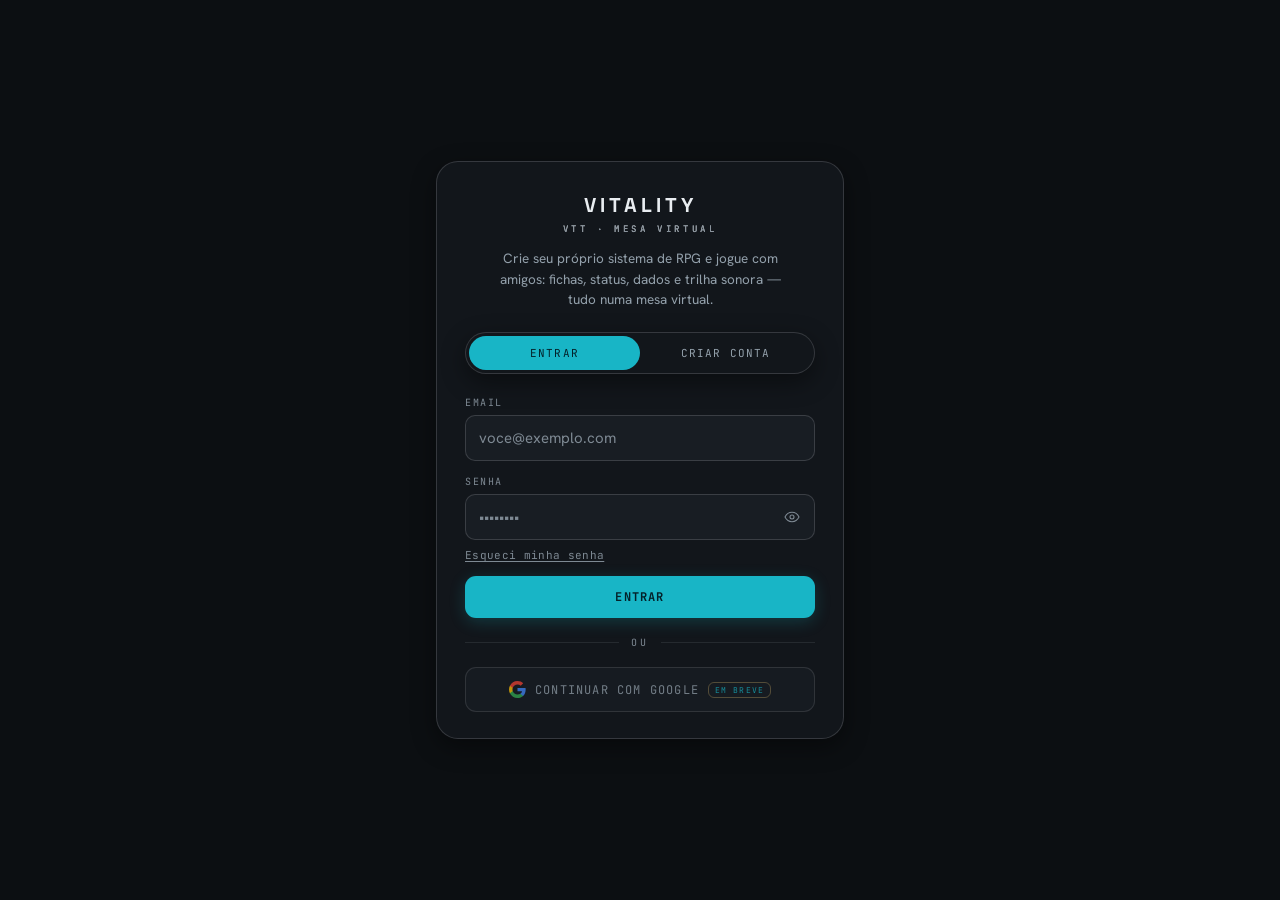
<file: login.html>
<!DOCTYPE html>
<html lang="pt-BR">
<head>
<script>try{document.documentElement.dataset.theme=localStorage.getItem("vt_theme")||"dark"}catch(e){}</script>
<meta charset="utf-8">
<meta name="viewport" content="width=device-width, initial-scale=1, viewport-fit=cover">
<title>Vitality · Acesso</title>
<link rel="preconnect" href="https://fonts.googleapis.com">
<link rel="preconnect" href="https://fonts.gstatic.com" crossorigin>
<link href="https://fonts.googleapis.com/css2?family=Space+Grotesk:wght@500;600;700&family=Hanken+Grotesk:wght@400;500;600;700&family=JetBrains+Mono:wght@400;500;700&display=swap" rel="stylesheet">
<link rel="stylesheet" href="lib/theme.css?v=47">
<style>
  html,body{min-height:100%}
  /* rolagem liberada: em telas baixas o card não fica mais cortado/inacessível */
  .wrap{min-height:100vh;display:flex;align-items:center;justify-content:center;padding:28px 20px}
  .card{width:100%;max-width:408px;border-radius:22px;padding:30px 28px 26px}
  .head{text-align:center;margin-bottom:22px}
  .head .title{font-size:20px}
  .tagline{font-family:var(--serif);font-size:13.5px;color:var(--ink-dim);line-height:1.55;margin:13px auto 0;max-width:312px}
  .foot{text-align:center;font-family:var(--mono);font-size:10px;letter-spacing:.2em;color:var(--ink-faint);margin-top:20px}
  form{display:block}
  .gbtn .gicon{width:17px;height:17px;flex:0 0 auto}
  /* mostrar/ocultar senha */
  .pw-wrap{position:relative}
  .pw-wrap input{padding-right:46px}
  .pw-toggle{position:absolute;right:6px;top:50%;transform:translateY(-50%);width:34px;height:34px;border:0;background:transparent;
    color:var(--ink-faint);cursor:pointer;font-size:15px;border-radius:8px;display:flex;align-items:center;justify-content:center}
  .pw-toggle:hover{color:var(--ink)}
  /* link discreto (esqueci a senha / voltar pro login) — parece texto, não um botão de ação */
  .link-btn{display:block;margin-top:8px;background:transparent;border:0;padding:0;cursor:pointer;
    font-family:var(--mono);font-size:11px;letter-spacing:.03em;color:var(--ink-faint);text-decoration:underline;
    text-underline-offset:2px}
  .link-btn:hover{color:var(--ink-dim)}
  /* barra de força da senha — 3 traços que preenchem conforme critérios básicos são atendidos
     (comprimento, mistura de tipos de caractere); não bloqueia nada, é só um retorno visual */
  .pw-strength-row{display:flex;align-items:center;gap:10px;margin-top:8px}
  .pw-strength{display:flex;gap:4px;flex:1}
  .pw-strength i{flex:1;height:3px;border-radius:2px;background:var(--line2);transition:background .15s}
  .pw-strength.weak i:nth-child(1){background:var(--escarlate)}
  .pw-strength.ok i:nth-child(1),.pw-strength.ok i:nth-child(2){background:var(--brass)}
  .pw-strength.strong i{background:#4caf6b}
  .pw-strength-label{font-family:var(--mono);font-size:10px;letter-spacing:.04em;color:var(--ink-faint);flex-shrink:0}
  /* Google "em breve" — honesto, não parece quebrado */
  .btn.soon{opacity:.75}
  .soon-pill{font-size:8px;letter-spacing:.14em;text-transform:uppercase;color:var(--brass);
    border:1px solid rgba(227,192,113,.4);border-radius:6px;padding:2px 6px}
  @media (max-width:440px){ .card{padding:26px 20px} }
</style>
</head>
<body>
<div id="fallback"></div>
<canvas id="fx"></canvas>

<div class="wrap">
  <div class="card glass">
    <div class="head">
      <div class="title">VITALITY<small>VTT · MESA VIRTUAL</small></div>
      <p class="tagline">Crie seu próprio sistema de RPG e jogue com amigos: fichas, status, dados e trilha sonora — tudo numa mesa virtual.</p>
    </div>

    <div class="seg glass" id="seg-tabs" role="tablist">
      <button id="tab-signin" class="on" onclick="setMode('signin')">Entrar</button>
      <button id="tab-signup" onclick="setMode('signup')">Criar conta</button>
    </div>

    <div id="msg" class="msg"></div>

    <form id="form" onsubmit="return submitForm(event)">
      <div class="fld" id="fld-name" style="display:none">
        <label for="name">Nome de exibição</label>
        <input id="name" type="text" autocomplete="nickname" placeholder="Como vão te chamar na mesa">
      </div>
      <div class="fld" id="fld-email">
        <label for="email">Email</label>
        <input id="email" type="email" autocomplete="email" required placeholder="voce@exemplo.com">
      </div>
      <div class="fld" id="fld-password">
        <label for="password" id="password-label">Senha</label>
        <div class="pw-wrap">
          <input id="password" type="password" autocomplete="current-password" required minlength="6" placeholder="••••••••" oninput="onPasswordInput()">
          <button type="button" class="pw-toggle" id="pw-toggle" onclick="togglePw()" aria-label="Mostrar senha" title="Mostrar senha"><svg viewBox="0 0 24 24" width="16" height="16" fill="none" stroke="currentColor" stroke-width="1.6" stroke-linecap="round" stroke-linejoin="round" aria-hidden="true"><path d="M1.5 12S5 5 12 5s10.5 7 10.5 7-3.5 7-10.5 7S1.5 12 1.5 12Z"/><circle cx="12" cy="12" r="3"/></svg></button>
        </div>
        <div class="pw-strength-row" id="pw-strength-row" style="display:none">
          <div class="pw-strength" id="pw-strength"><i></i><i></i><i></i></div>
          <span class="pw-strength-label" id="pw-strength-label"></span>
        </div>
        <button type="button" class="link-btn" id="forgot-link" onclick="setMode('recover')">Esqueci minha senha</button>
      </div>
      <div class="fld" id="fld-confirm" style="display:none">
        <label for="password2">Confirmar senha</label>
        <input id="password2" type="password" autocomplete="new-password" minlength="6" placeholder="••••••••" aria-describedby="password2-err">
        <div class="fld-err" id="password2-err">As senhas não são iguais.</div>
      </div>
      <button type="submit" id="submit" class="btn go">
        <span class="spin"></span><span id="submit-label">Entrar</span>
      </button>
      <button type="button" class="link-btn" id="back-to-signin" style="display:none" onclick="setMode('signin')">← Voltar pro login</button>
    </form>

    <div class="divider" id="divider">ou</div>

    <button class="btn gbtn soon" id="google" onclick="googleLogin()">
      <svg class="gicon" viewBox="0 0 18 18" xmlns="http://www.w3.org/2000/svg" aria-hidden="true">
        <path fill="#4285F4" d="M17.64 9.2c0-.64-.06-1.25-.16-1.84H9v3.48h4.84a4.14 4.14 0 0 1-1.8 2.72v2.26h2.92c1.7-1.57 2.68-3.88 2.68-6.62z"/>
        <path fill="#34A853" d="M9 18c2.43 0 4.47-.8 5.96-2.18l-2.92-2.26c-.8.54-1.84.86-3.04.86-2.34 0-4.32-1.58-5.03-3.7H.96v2.33A9 9 0 0 0 9 18z"/>
        <path fill="#FBBC05" d="M3.97 10.72A5.4 5.4 0 0 1 3.68 9c0-.6.1-1.18.29-1.72V4.95H.96A9 9 0 0 0 0 9c0 1.45.35 2.82.96 4.05l3.01-2.33z"/>
        <path fill="#EA4335" d="M9 3.58c1.32 0 2.5.45 3.44 1.35l2.58-2.58C13.46.89 11.43 0 9 0A9 9 0 0 0 .96 4.95l3.01 2.33C4.68 5.16 6.66 3.58 9 3.58z"/>
      </svg>
      Continuar com Google
      <span class="soon-pill">em breve</span>
    </button>
  </div>
</div>

<script type="module">
import { startParticles } from './lib/particles.js';
import { signInWithPassword, signUp, signInWithGoogle, getSession, resetPasswordForEmail, updatePassword, onAuthChange } from './lib/db.js?v=42';

startParticles(document.getElementById('fx'));

const APP_URL = new URL('app.html', window.location.href).href;
// `next` volta pro app.html/mesa.html/etc. de onde o usuário veio (só caminhos internos, nunca URL externa).
const NEXT = (() => {
  const raw = new URLSearchParams(location.search).get('next');
  if (raw && raw.startsWith('/') && !raw.startsWith('//') && !raw.includes('://')) return raw;
  return null;
})();
const DEST = NEXT ? new URL(NEXT, window.location.href).href : APP_URL;
let mode = 'signin';

// Vira `true` só depois de habilitar o provider Google no painel do Supabase
// (Authentication > Providers > Google, com Client ID/Secret do Google Cloud).
// Enquanto false, o clique nem tenta o redirect — evita o erro cru
// "Unsupported provider: provider is not enabled" que o Supabase devolve
// como página de navegação (não dá pra capturar isso com try/catch).
const GOOGLE_ENABLED = false;

const $ = (id) => document.getElementById(id);
const msgEl = $('msg');

function showMsg(text, kind) {
  msgEl.textContent = text;
  msgEl.className = 'msg show ' + (kind || 'err');
}
function clearMsg() { msgEl.className = 'msg'; }

function setLoading(on) {
  const b = $('submit');
  b.classList.toggle('loading', on);
  b.disabled = on;
  $('google').disabled = on;
}

// 'signin'/'signup' são as duas abas normais; 'recover' pede só o email pra mandar o link de
// redefinição; 'reset' aparece sozinho (sem o usuário escolher) quando a página é aberta a partir
// do link daquele email — nesse modo as abas Entrar/Criar conta e o Google somem, já que não faz
// sentido nenhum dos dois enquanto está no meio da troca de senha
window.setMode = (m) => {
  mode = m;
  clearMsg();
  const isAuthTab = m === 'signin' || m === 'signup';
  $('tab-signin').classList.toggle('on', m === 'signin');
  $('tab-signup').classList.toggle('on', m === 'signup');
  $('seg-tabs').style.display = isAuthTab ? '' : 'none';
  $('fld-name').style.display = m === 'signup' ? '' : 'none';
  $('fld-email').style.display = (m === 'signin' || m === 'signup' || m === 'recover') ? '' : 'none';
  $('fld-password').style.display = (m === 'signin' || m === 'signup' || m === 'reset') ? '' : 'none';
  $('password-label').textContent = m === 'reset' ? 'Nova senha' : 'Senha';
  $('fld-confirm').style.display = (m === 'signup' || m === 'reset') ? '' : 'none';
  $('forgot-link').style.display = m === 'signin' ? '' : 'none';
  $('back-to-signin').style.display = (m === 'recover') ? '' : 'none';
  $('pw-strength-row').style.display = (m === 'signup' || m === 'reset') ? '' : 'none';
  $('pw-strength').className = 'pw-strength';
  $('pw-strength-label').textContent = '';
  $('divider').style.display = isAuthTab ? '' : 'none';
  $('google').style.display = isAuthTab ? '' : 'none';
  $('email').required = m !== 'reset';
  $('password').required = m !== 'recover';
  $('password2').required = (m === 'signup' || m === 'reset');
  const labels = { signin: 'Entrar', signup: 'Criar conta', recover: 'Enviar link de recuperação', reset: 'Salvar nova senha' };
  $('submit-label').textContent = labels[m];
  $('password').setAttribute('autocomplete', m === 'signup' || m === 'reset' ? 'new-password' : 'current-password');
  if (m !== 'reset') { $('password').value = ''; $('password2').value = ''; }
};

window.onPasswordInput = () => {
  const v = $('password').value;
  const row = $('pw-strength-row'), el = $('pw-strength'), label = $('pw-strength-label');
  if (row.style.display === 'none') return;
  if (!v) { el.className = 'pw-strength'; label.textContent = ''; return; }
  let score = 0;
  if (v.length >= 6) score++;
  if (v.length >= 10 && /[A-Z]/.test(v) && /[0-9]/.test(v)) score++;
  if (v.length >= 10 && /[A-Z]/.test(v) && /[0-9]/.test(v) && /[^A-Za-z0-9]/.test(v)) score++;
  const tier = score <= 1 ? 'weak' : score === 2 ? 'ok' : 'strong';
  el.className = 'pw-strength ' + tier;
  label.textContent = tier === 'weak' ? 'Fraca' : tier === 'ok' ? 'Média' : 'Forte';
};

window.submitForm = (ev) => {
  ev.preventDefault();
  clearMsg();
  $('password2-err').classList.remove('show');
  const email = $('email').value.trim();
  const password = $('password').value;
  const password2 = $('password2').value;
  const name = $('name').value.trim();

  if ((mode === 'signup' || mode === 'reset') && password !== password2) {
    $('password2-err').classList.add('show');
    $('password2').focus();
    return false;
  }

  if (mode === 'recover') {
    setLoading(true);
    resetPasswordForEmail(email, new URL(location.pathname, location.href).href)
      .then(() => showMsg('Se esse email tiver conta, enviamos um link de recuperação pra ele.', 'ok'))
      .catch((err) => showMsg(translateError(err)))
      .finally(() => setLoading(false));
    return false;
  }

  if (mode === 'reset') {
    setLoading(true);
    updatePassword(password)
      .then(() => { window.location.href = DEST; })
      .catch((err) => { showMsg(translateError(err)); setLoading(false); });
    return false;
  }

  setLoading(true);
  const run = mode === 'signup'
    ? signUp(email, password, name)
    : signInWithPassword(email, password);

  run.then((data) => {
    if (mode === 'signup' && !data.session) {
      // confirmação de email ligada no projeto
      showMsg('Conta criada! Confirme o link enviado para seu email para entrar.', 'ok');
      setLoading(false);
      return;
    }
    window.location.href = DEST;
  }).catch((err) => {
    showMsg(translateError(err), 'err');
    setLoading(false);
  });
  return false;
};

// o Supabase detecta sozinho o token de recuperação na URL (detectSessionInUrl, já ligado pro
// Google) e dispara este evento — troca a tela pro modo "definir nova senha" sem o usuário ter
// feito nada além de clicar no link do email
onAuthChange((_session, event) => { if (event === 'PASSWORD_RECOVERY') setMode('reset'); });

window.togglePw = () => {
  const i = $('password'), b = $('pw-toggle');
  const show = i.type === 'password';
  i.type = show ? 'text' : 'password';
  b.innerHTML = show
    ? '<svg viewBox="0 0 24 24" width="16" height="16" fill="none" stroke="currentColor" stroke-width="1.6" stroke-linecap="round" stroke-linejoin="round" aria-hidden="true"><path d="M3 3l18 18"/><path d="M10.6 5.2A10.6 10.6 0 0 1 12 5c7 0 10.5 7 10.5 7a13.2 13.2 0 0 1-3 3.9M6.4 6.4C3.7 8.1 1.5 12 1.5 12S5 19 12 19a10 10 0 0 0 4.2-.9"/><path d="M9.5 9.8a3 3 0 0 0 4.2 4.2"/></svg>'
    : '<svg viewBox="0 0 24 24" width="16" height="16" fill="none" stroke="currentColor" stroke-width="1.6" stroke-linecap="round" stroke-linejoin="round" aria-hidden="true"><path d="M1.5 12S5 5 12 5s10.5 7 10.5 7-3.5 7-10.5 7S1.5 12 1.5 12Z"/><circle cx="12" cy="12" r="3"/></svg>';
  b.title = show ? 'Ocultar senha' : 'Mostrar senha';
  b.setAttribute('aria-label', show ? 'Ocultar senha' : 'Mostrar senha');
};

window.googleLogin = () => {
  clearMsg();
  if (!GOOGLE_ENABLED) {
    showMsg('Login com Google chega em breve. Por enquanto, entre com email e senha.', 'ok');
    return;
  }
  setLoading(true);
  signInWithGoogle(DEST).catch((err) => {
    showMsg(translateError(err), 'err');
    setLoading(false);
  });
};

function translateError(err) {
  const m = (err && err.message) || String(err);
  if (/Invalid login credentials/i.test(m)) return 'Email ou senha incorretos.';
  if (/User already registered/i.test(m)) return 'Esse email já tem conta. Tente entrar.';
  if (/Password should be at least/i.test(m)) return 'A senha precisa de pelo menos 6 caracteres.';
  if (/Email not confirmed/i.test(m)) return 'Confirme seu email antes de entrar.';
  if (/provider is not enabled/i.test(m)) return 'Login com Google ainda não está habilitado no projeto.';
  return m;
}

// Link de recuperação de senha: o Supabase cria uma sessão temporária SÓ pra permitir trocar a
// senha — sem essa checagem, o redirecionamento automático (linha abaixo) mandaria a pessoa direto
// pro app antes de sequer ver o formulário de nova senha. `type=recovery` chega no hash da URL
// (mesmo mecanismo de detectSessionInUrl já usado pro retorno do Google).
if (/type=recovery/.test(location.hash)) setMode('reset');

// Já logado? vai direto pro destino (ou pro app, se não veio de nenhuma página específica) —
// exceto no meio de uma recuperação de senha, que também conta como "logado" tecnicamente.
getSession().then((s) => { if (s && mode !== 'reset') window.location.href = DEST; else if (!s) $('email').focus(); });
</script>
</body>
</html>
</file>
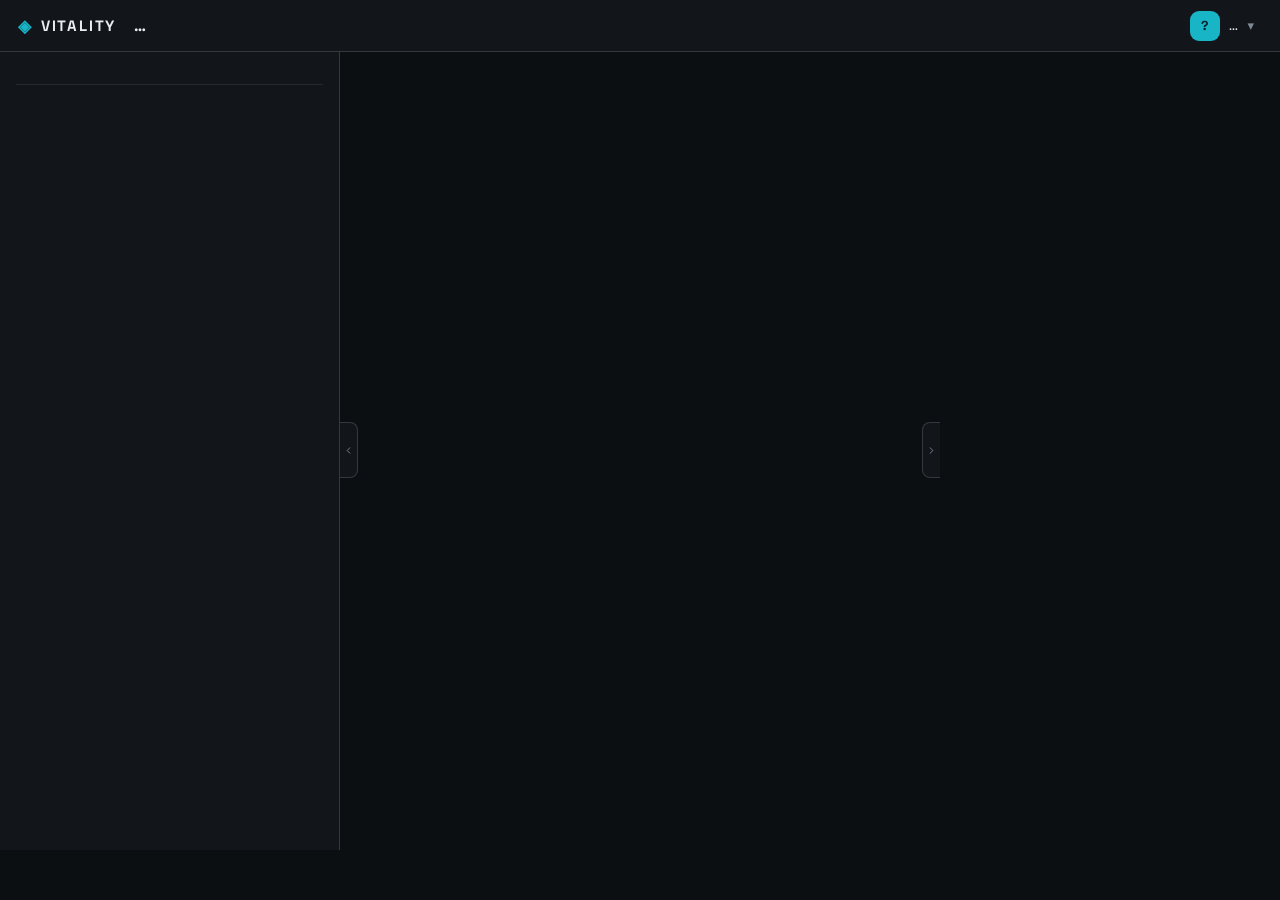
<file: mesa.html>
<!DOCTYPE html>
<html lang="pt-BR">
<head>
<script>try{document.documentElement.dataset.theme=localStorage.getItem("vt_theme")||"dark"}catch(e){}</script>
<meta charset="utf-8">
<meta name="viewport" content="width=device-width, initial-scale=1, viewport-fit=cover">
<title>Vitality · Mesa</title>
<link rel="preconnect" href="https://fonts.googleapis.com">
<link rel="preconnect" href="https://fonts.gstatic.com" crossorigin>
<link href="https://fonts.googleapis.com/css2?family=Space+Grotesk:wght@500;600;700&family=Hanken+Grotesk:wght@400;500;600;700&family=JetBrains+Mono:wght@400;500;700&display=swap" rel="stylesheet">
<link rel="stylesheet" href="lib/theme.css?v=47">
</head>
<body class="mesa-page">
<script>try{
  if(localStorage.getItem("vt_rail_collapsed")==="1")document.body.classList.add("rail-collapsed");
  if(localStorage.getItem("vt_dice_collapsed")==="1")document.body.classList.add("dice-collapsed");
  if(localStorage.getItem("vt_mobile_rail_collapsed")==="1")document.body.classList.add("mobile-rail-collapsed");
}catch(e){}</script>
<div id="fallback" class="solid"></div>

<div class="topbar">
  <a class="topbar-brand" href="app.html"><span class="mark">◈</span>VITALITY</a>
  <div class="mesa-menu nav-user" id="mesa-menu">
    <button type="button" class="chip mesa-menu-chip" id="mesa-menu-btn" aria-haspopup="menu" aria-expanded="false" onclick="toggleMesaMenu()">
      <span class="hamburger"><svg viewBox="0 0 24 24" width="15" height="15" fill="none" stroke="currentColor" stroke-width="1.6" stroke-linecap="round" aria-hidden="true"><path d="M4 6h16M4 12h16M4 18h16"/></svg></span>
      <span id="mesa-av" class="mesa-av sm" style="display:none"></span>
      <div class="title" id="mesa-name">…</div>
    </button>
    <div class="drop glass" id="mesa-menu-drop" role="menu"></div>
  </div>
  <nav id="tabs" class="mesa-toptabs" role="tablist"></nav>
  <div class="spacer"></div>
  <div class="nav-user" id="nav-user">
    <button type="button" class="chip" id="nav-user-btn" aria-haspopup="menu" aria-expanded="false" onclick="toggleUserMenu()">
      <span class="av" id="nav-av">?</span><b id="who">…</b><span style="color:var(--ink-faint)">▾</span>
    </button>
    <div class="drop glass" role="menu">
      <button role="menuitem" onclick="openProfile()"><span class="ic"><svg viewBox="0 0 24 24" fill="none" stroke="currentColor" stroke-width="1.6" stroke-linecap="round" stroke-linejoin="round" aria-hidden="true"><circle cx="12" cy="8" r="3.6"/><path d="M4.5 20c.8-4 3.6-6.5 7.5-6.5s6.7 2.5 7.5 6.5"/></svg></span>Meu perfil</button>
      <button role="menuitem" onclick="openSettings()"><span class="ic"><svg viewBox="0 0 24 24" fill="none" stroke="currentColor" stroke-width="1.6" stroke-linecap="round" stroke-linejoin="round" aria-hidden="true"><circle cx="12" cy="12" r="3.2"/><path d="M12 3.5v2.6M12 17.9v2.6M20.5 12h-2.6M6.1 12H3.5M17.7 6.3l-1.8 1.8M8.1 15.9l-1.8 1.8M17.7 17.7l-1.8-1.8M8.1 8.1 6.3 6.3"/></svg></span>Configurações</button>
      <button role="menuitem" onclick="openHelp()"><span class="ic"><svg viewBox="0 0 24 24" fill="none" stroke="currentColor" stroke-width="1.6" stroke-linecap="round" stroke-linejoin="round" aria-hidden="true"><circle cx="12" cy="12" r="9"/><path d="M9.2 9.3a2.8 2.8 0 1 1 4 2.6c-.9.5-1.7 1-1.7 2.1"/><circle cx="12" cy="17.2" r=".4" fill="currentColor" stroke="none"/></svg></span>Ajuda ou suporte</button>
      <button role="menuitem" id="theme-menu-item" onclick="doToggleTheme()"><span class="ic" id="theme-menu-icon"><svg viewBox="0 0 24 24" fill="none" stroke="currentColor" stroke-width="1.6" stroke-linecap="round" stroke-linejoin="round" aria-hidden="true"><path d="M20 14.5A8.5 8.5 0 1 1 9.5 4a7 7 0 0 0 10.5 10.5Z"/></svg></span><span id="theme-menu-label">Tema</span></button>
      <div class="divider"></div>
      <button role="menuitem" onclick="logout()"><span class="ic"><svg viewBox="0 0 24 24" fill="none" stroke="currentColor" stroke-width="1.6" stroke-linecap="round" stroke-linejoin="round" aria-hidden="true"><path d="M9 21H5a2 2 0 0 1-2-2V5a2 2 0 0 1 2-2h4"/><path d="M16 17l5-5-5-5"/><path d="M21 12H9"/></svg></span>Sair</button>
    </div>
  </div>
</div>

<div class="mesa-body">
  <aside class="mesa-rail-left" id="rail-left">
    <button type="button" class="rail-mobile-toggle" id="rail-mobile-toggle" onclick="toggleMobileRail()" aria-expanded="true">
      <span>Jogadores &amp; mesa</span>
      <svg viewBox="0 0 24 24" width="14" height="14" fill="none" stroke="currentColor" stroke-width="2" stroke-linecap="round" stroke-linejoin="round" aria-hidden="true"><path d="M6 9l6 6 6-6"/></svg>
    </button>
    <div id="rail-left-body"><div id="party" class="party-list"></div><div id="mesa-requests"></div><div id="mesa-extra" class="mesa-extra"></div></div>
  </aside>
  <main class="mesa-main">
    <div id="msg" class="msg"></div>
    <div id="content"></div>
  </main>
</div>
<button type="button" class="rail-toggle left" id="rail-toggle-left" onclick="toggleRailLeft()" title="Esconder/mostrar jogadores">
  <svg viewBox="0 0 24 24" fill="none" stroke="currentColor" stroke-width="2" stroke-linecap="round" stroke-linejoin="round" aria-hidden="true"><path d="M15 18l-6-6 6-6"/></svg>
</button>
<button type="button" class="rail-toggle right" id="rail-toggle-right" onclick="toggleRailRight()" title="Esconder/mostrar dados">
  <svg viewBox="0 0 24 24" fill="none" stroke="currentColor" stroke-width="2" stroke-linecap="round" stroke-linejoin="round" aria-hidden="true"><path d="M9 18l6-6-6-6"/></svg>
</button>

<script type="module">
import * as db from './lib/db.js?v=42';
import { openHelpGuide, openProfileModal, openSettingsModal, toggleTheme, getTheme, trapFocus } from './lib/ui.js?v=4';
import { mountYtPlayer } from './lib/ytplayer.js?v=5';

// sem mountHelp/mountThemeToggle flutuantes aqui: "Ajuda ou suporte" e "Tema" já existem como itens
// de texto no menu de conta (#nav-user, logo acima) — os FABs eram um atalho redundante pra mesma
// ação, só ocupando espaço na tela por cima do tabuleiro.
const $ = (id) => document.getElementById(id);
const ICON_SUN = '<svg viewBox="0 0 24 24" fill="none" stroke="currentColor" stroke-width="1.6" stroke-linecap="round" stroke-linejoin="round" aria-hidden="true"><circle cx="12" cy="12" r="4.2"/><path d="M12 2.5v2.4M12 19.1v2.4M4.6 4.6l1.7 1.7M17.7 17.7l1.7 1.7M2.5 12h2.4M19.1 12h2.4M4.6 19.4l1.7-1.7M17.7 6.3l1.7-1.7"/></svg>';
const ICON_MOON = '<svg viewBox="0 0 24 24" fill="none" stroke="currentColor" stroke-width="1.6" stroke-linecap="round" stroke-linejoin="round" aria-hidden="true"><path d="M20 14.5A8.5 8.5 0 1 1 9.5 4a7 7 0 0 0 10.5 10.5Z"/></svg>';
function paintThemeMenuItem() {
  const icon = $('theme-menu-icon'), label = $('theme-menu-label'); if (!icon || !label) return;
  const light = getTheme() === 'light';
  icon.innerHTML = light ? ICON_SUN : ICON_MOON;
  label.textContent = light ? 'Tema: claro' : 'Tema: escuro';
}
paintThemeMenuItem();
const esc = (s) => (s == null ? '' : String(s)).replace(/[&<>"]/g, (c) => ({ '&':'&amp;','<':'&lt;','>':'&gt;','"':'&quot;' }[c]));
// ícones de linha (svgrepo-style, 24x24, stroke) reutilizados nesta página — sem emoji em nenhuma opção
const ic = (paths, attrs = '') => `<svg viewBox="0 0 24 24" fill="none" stroke="currentColor" stroke-width="1.6" stroke-linecap="round" stroke-linejoin="round" aria-hidden="true" ${attrs}>${paths}</svg>`;
// modal de confirmação estilizado (mesmo padrão visual do guia) — substitui confirm() nativo
function confirmModal({ title, desc, confirmLabel = 'Confirmar', danger = true } = {}) {
  return new Promise((resolve) => {
    const trigger = document.activeElement;
    const w = document.createElement('div');
    w.className = 'ui-modal';
    w.setAttribute('role', 'alertdialog');
    w.setAttribute('aria-modal', 'true');
    w.setAttribute('aria-labelledby', 'confirm-title');
    w.innerHTML = `<div class="box guide">
      <div class="ghead"><h3 id="confirm-title">${esc(title)}</h3><button class="x" aria-label="Fechar">×</button></div>
      <p class="gintro">${esc(desc)}</p>
      <div style="display:flex;gap:10px;justify-content:flex-end;margin-top:6px">
        <button class="btn auto" id="cm-cancel">Cancelar</button>
        <button class="btn auto ${danger ? 'danger' : 'go'}" id="cm-ok">${esc(confirmLabel)}</button>
      </div>
    </div>`;
    const untrap = trapFocus(w);
    const finish = (result) => { untrap(); w.remove(); document.removeEventListener('keydown', onEsc); if (trigger && trigger.focus) trigger.focus(); resolve(result); };
    const onEsc = (e) => { if (e.key === 'Escape') finish(false); };
    w.addEventListener('click', (e) => { if (e.target === w) finish(false); });
    w.querySelector('.x').onclick = () => finish(false);
    w.querySelector('#cm-cancel').onclick = () => finish(false);
    w.querySelector('#cm-ok').onclick = () => finish(true);
    document.addEventListener('keydown', onEsc);
    document.body.appendChild(w);
    w.querySelector('#cm-ok').focus();
  });
}
const ICONS = {
  pencil: ic('<path d="M12 20h9"/><path d="M16.5 3.5a2.1 2.1 0 0 1 3 3L7 19l-4 1 1-4Z"/>'),
  x: ic('<path d="M6 6l12 12M18 6 6 18"/>', 'stroke-width="1.8"'),
  check: ic('<path d="M5 12.5l4.5 4.5L19 7"/>', 'stroke-width="1.8"'),
  dice: ic('<rect x="3" y="3" width="18" height="18" rx="4"/><circle cx="8" cy="8" r="1" fill="currentColor" stroke="none"/><circle cx="16" cy="8" r="1" fill="currentColor" stroke="none"/><circle cx="12" cy="12" r="1" fill="currentColor" stroke="none"/><circle cx="8" cy="16" r="1" fill="currentColor" stroke="none"/><circle cx="16" cy="16" r="1" fill="currentColor" stroke="none"/>'),
  warning: ic('<path d="M12 4 2.5 20h19L12 4Z"/><path d="M12 10v4.2"/><circle cx="12" cy="17" r=".4" fill="currentColor" stroke="none"/>'),
  cornerDownRight: ic('<path d="M6 4v8a4 4 0 0 0 4 4h9"/><path d="M15 12l4 4-4 4"/>'),
  sparkle: ic('<path d="M12 3v3M12 18v3M3 12h3M18 12h3M6 6l2 2M16 16l2 2M18 6l-2 2M8 16l-2 2"/><circle cx="12" cy="12" r="2.4"/>'),
  image: ic('<rect x="3" y="4" width="18" height="16" rx="2"/><circle cx="8.5" cy="9.5" r="1.6"/><path d="M21 16l-5.5-5.5a2 2 0 0 0-2.8 0L4 19"/>'),
  dna: ic('<path d="M6 3c0 6 12 12 12 18M18 3c0 6-12 12-12 18"/><path d="M7.5 7h9M7.5 17h9M6.5 12h11"/>'),
  star: ic('<path d="M12 3.5l2.6 5.6 6 .7-4.4 4.2 1.1 6-5.3-3-5.3 3 1.1-6L3.4 9.8l6-.7Z"/>'),
  bag: ic('<path d="M8 8c0-2.8 1.8-5 4-5s4 2.2 4 5"/><path d="M6 8h12l1.4 11.2a2 2 0 0 1-2 2.3H6.6a2 2 0 0 1-2-2.3L6 8Z"/>'),
  lock: ic('<rect x="5" y="11" width="14" height="9" rx="2"/><path d="M8 11V7a4 4 0 0 1 8 0v4"/>'),
  calc: ic('<rect x="4" y="2.5" width="16" height="19" rx="2"/><path d="M8 6.5h8"/><path d="M8 11h1.5M8 14.5h1.5M8 18h1.5M12.3 11h1.5M12.3 14.5h1.5M12.3 18h1.5M16.5 11v7"/>'),
  chat: ic('<path d="M4 5h16v11H8l-4 4V5Z"/>'),
  tree: ic('<path d="M12 3 6 12h3l-4 6h4v3h6v-3h4l-4-6h3L12 3Z"/>'),
  externalLink: ic('<path d="M9 6H5.8A1.8 1.8 0 0 0 4 7.8v10.4A1.8 1.8 0 0 0 5.8 20h10.4A1.8 1.8 0 0 0 18 18.2V15"/><path d="M13.5 4H20v6.5"/><path d="M10.5 13.5 20 4"/>'),
  dagger: ic('<path d="M12 2v14"/><path d="M8 6h8"/><path d="M12 16l-3 3 3 3 3-3-3-3Z"/>'),
  shield: ic('<path d="M12 3l7 3v6c0 4.5-3 7.8-7 9-4-1.2-7-4.5-7-9V6l7-3Z"/>'),
  heart: ic('<path d="M12 20.2 4.6 13c-2-2-2-5 0-6.8 1.9-1.8 4.7-1.6 6.4.4l1 1.2 1-1.2c1.7-2 4.5-2.2 6.4-.4 2 1.8 2 4.8 0 6.8L12 20.2Z"/>'),
  hammer: ic('<path d="M15 4l5 5-2 2-5-5Z"/><path d="M12.5 6.5l5 5-2.5 2.5-5-5Z"/><path d="M3 21l7.5-7.5"/>'),
  checklist: ic('<path d="M4.5 6.5l1.3 1.3L8 5.5"/><path d="M4.5 12.5l1.3 1.3 2.2-2.3"/><path d="M4.5 18.5l1.3 1.3 2.2-2.3"/><path d="M11.5 6.5h8M11.5 12.5h8M11.5 18.5h8"/>'),
  combat: ic('<path d="M4 4l7 7M20 4l-7 7M4 20l7-7M20 20l-7-7"/><circle cx="12" cy="12" r="1.4" fill="currentColor" stroke="none"/>'),
  doc: ic('<path d="M7 3h7l4 4v14a1 1 0 0 1-1 1H7a1 1 0 0 1-1-1V4a1 1 0 0 1 1-1Z"/><path d="M14 3v4h4"/><path d="M8.5 12h7M8.5 15.5h7M8.5 8.5h3"/>'),
};
const emptyState = (icon, title, desc, cta) => `<div class="empty-cta"><div class="ec-icon">${icon}</div>
  <div class="ec-title">${title}</div><div class="ec-desc">${desc}</div>${cta || ''}</div>`;
const campaignId = new URLSearchParams(location.search).get('id');

let role = null, mesa = null, character = null, currentTab = null, sys = null, myId = null, _statMap = null, _unsub = null, _unsubChat = null, _unsubItemReq = null;
let _unsubCharLive = null, _unsubMembers = null, _unsubCampaign = null, _unsubGmView = null, _unsubPresence = null;
let _unsubCombat = null, _unsubInitiative = null;
let _combatState = null, _initiativeEntries = [], _combatRosterCache = null, _initiativeModalShownFor = null, _combatRenderToken = 0;
let _onlineIds = new Set();
let myName = null, myEmail = null;
let inOnboarding = false;
// junta N chamadas rápidas (ex.: resync de classe mexendo em vários atributos de uma vez) numa só —
// evita re-renderizar a aba várias vezes em sequência quando um lote de mudanças chega em tempo real
function debounce(fn, ms) { let t; return (...args) => { clearTimeout(t); t = setTimeout(() => fn(...args), ms); }; }

function showMsg(t, kind) { const m = $('msg'); m.textContent = t; m.className = 'msg show ' + (kind || 'err'); setTimeout(() => { if (m.textContent === t) m.className = 'msg'; }, 4000); }

function tabsFor() {
  const hasSys = !!(mesa && mesa.system_id);
  const icGroup = '<span class="ic"><svg viewBox="0 0 24 24" fill="none" stroke="currentColor" stroke-width="1.6" stroke-linecap="round" stroke-linejoin="round" aria-hidden="true"><circle cx="9" cy="8" r="3.2"/><path d="M2.8 20c.5-3.2 3-5.5 6.2-5.5s5.7 2.3 6.2 5.5"/><path d="M16.2 6.2a3.2 3.2 0 0 1 0 6.2"/><path d="M18.5 14.6c2.3.6 4 2.6 4.4 5.2"/></svg></span>';
  const icGear = '<span class="ic"><svg viewBox="0 0 24 24" fill="none" stroke="currentColor" stroke-width="1.6" stroke-linecap="round" stroke-linejoin="round" aria-hidden="true"><circle cx="12" cy="12" r="3.2"/><path d="M12 3.5v2.6M12 17.9v2.6M20.5 12h-2.6M6.1 12H3.5M17.7 6.3l-1.8 1.8M8.1 15.9l-1.8 1.8M17.7 17.7l-1.8-1.8M8.1 8.1 6.3 6.3"/></svg></span>';
  const icChart = '<span class="ic"><svg viewBox="0 0 24 24" fill="none" stroke="currentColor" stroke-width="1.6" stroke-linecap="round" stroke-linejoin="round" aria-hidden="true"><path d="M4 20V10M12 20V4M20 20v-7"/></svg></span>';
  const icTree = '<span class="ic"><svg viewBox="0 0 24 24" fill="none" stroke="currentColor" stroke-width="1.6" stroke-linecap="round" stroke-linejoin="round" aria-hidden="true"><path d="M12 3 6 12h3l-4 6h4v3h6v-3h4l-4-6h3L12 3Z"/></svg></span>';
  const icScroll = '<span class="ic"><svg viewBox="0 0 24 24" fill="none" stroke="currentColor" stroke-width="1.6" stroke-linecap="round" stroke-linejoin="round" aria-hidden="true"><path d="M7 3h9a2 2 0 0 1 2 2v14l-3-2-3 2-3-2-3 2V6a3 3 0 0 1 3-3Z"/><path d="M9 8h6M9 12h6"/></svg></span>';
  const icDna = '<span class="ic"><svg viewBox="0 0 24 24" fill="none" stroke="currentColor" stroke-width="1.6" stroke-linecap="round" stroke-linejoin="round" aria-hidden="true"><path d="M6 3c0 6 12 12 12 18M18 3c0 6-12 12-12 18"/><path d="M7.5 7h9M7.5 17h9M6.5 12h11"/></svg></span>';
  const icBag = '<span class="ic"><svg viewBox="0 0 24 24" fill="none" stroke="currentColor" stroke-width="1.6" stroke-linecap="round" stroke-linejoin="round" aria-hidden="true"><path d="M8 8c0-2.8 1.8-5 4-5s4 2.2 4 5"/><path d="M6 8h12l1.4 11.2a2 2 0 0 1-2 2.3H6.6a2 2 0 0 1-2-2.3L6 8Z"/></svg></span>';
  const icPencil = '<span class="ic"><svg viewBox="0 0 24 24" fill="none" stroke="currentColor" stroke-width="1.6" stroke-linecap="round" stroke-linejoin="round" aria-hidden="true"><path d="M12 20h9"/><path d="M16.5 3.5a2.1 2.1 0 0 1 3 3L7 19l-4 1 1-4Z"/></svg></span>';
  const icSparkle = '<span class="ic"><svg viewBox="0 0 24 24" fill="none" stroke="currentColor" stroke-width="1.6" stroke-linecap="round" stroke-linejoin="round" aria-hidden="true"><path d="M12 3v3M12 18v3M3 12h3M18 12h3M6 6l2 2M16 16l2 2M18 6l-2 2M8 16l-2 2"/><circle cx="12" cy="12" r="2.4"/></svg></span>';
  const icPaw = '<span class="ic"><svg viewBox="0 0 24 24" fill="none" stroke="currentColor" stroke-width="1.6" stroke-linecap="round" stroke-linejoin="round" aria-hidden="true"><circle cx="7" cy="7.5" r="2"/><circle cx="12" cy="5.5" r="2"/><circle cx="17" cy="7.5" r="2"/><path d="M8 15.5c0-3 1.8-5 4-5s4 2 4 5c0 2.5-1.8 4-4 4s-4-1.5-4-4Z"/></svg></span>';
  const icSwords = '<span class="ic"><svg viewBox="0 0 24 24" fill="none" stroke="currentColor" stroke-width="1.6" stroke-linecap="round" stroke-linejoin="round" aria-hidden="true"><path d="M14.5 17.5 3 6V3h3l11.5 11.5"/><path d="M13 13l4.5 4.5"/><path d="M21 3l-3 3M18 6l3 3"/><path d="M6 21l3-3"/></svg></span>';
  const icDoc = '<span class="ic"><svg viewBox="0 0 24 24" fill="none" stroke="currentColor" stroke-width="1.6" stroke-linecap="round" stroke-linejoin="round" aria-hidden="true"><path d="M7 3h7l4 4v14a1 1 0 0 1-1 1H7a1 1 0 0 1-1-1V4a1 1 0 0 1 1-1Z"/><path d="M14 3v4h4"/><path d="M8.5 12h7M8.5 15.5h7M8.5 8.5h3"/></svg></span>';
  if (role === 'gm') return [['jogadores', icGroup + 'Jogadores'], ['criaturas', icPaw + 'Criaturas'], ['combate', icSwords + 'Combate'], ['atributos', (hasSys ? icGear : icChart) + (hasSys ? 'Sistema' : 'Atributos')], ['arvores', icTree + 'Árvores']];
  return [['ficha', icScroll + 'Ficha'], ['biografia', icDna + 'Biografia'], ['inventario', icBag + 'Inventário'], ['habilidades', icSparkle + 'Habilidades'], ['combate', icSwords + 'Combate'], ['anotacoes', icPencil + 'Anotações'], ['arvores', icTree + 'Árvores'], ...(hasSys ? [['sistema', icDoc + 'Sistema']] : [])];
}

(async () => {
  if (!campaignId) { location.href = 'app.html'; return; }
  const session = await db.requireSession();
  if (!session) return;

  const [profile, user] = await Promise.all([db.getMyProfile(), db.getUser()]);
  myId = user?.id || null;
  myEmail = user?.email || null;
  myName = profile?.display_name || user?.email?.split('@')[0] || '—';
  $('who').textContent = myName;
  $('nav-av').textContent = myName.trim().charAt(0).toUpperCase() || '?';

  try {
    mesa = await db.getCampaign(campaignId);
    role = await db.getMyRole(campaignId);
  } catch (e) { $('content').innerHTML = '<div class="empty">Erro: ' + esc(e.message) + '</div>'; return; }

  if (!mesa || !role) { // não é membro / mesa inexistente
    document.querySelector('.mesa-main').innerHTML = '<div class="empty">Mesa não encontrada ou você não faz parte dela. <a href="app.html" style="color:var(--brass)">Voltar</a></div>';
    return;
  }

  if (mesa.system_id) { try { sys = await db.getSystemBundle(mesa.system_id); } catch (_) { sys = null; } }

  const sysName = sys?.system?.name;
  $('mesa-name').innerHTML = esc(mesa.name) + '<small>' + (role === 'gm' ? 'MESTRE' : 'JOGADOR') + (sysName ? ' · SISTEMA: ' + esc(sysName).toUpperCase() : '') + '</small>';
  paintMesaAvatar();

  if (role === 'player') {
    character = await db.ensureCharacter(campaignId);
    // antes de tudo — mesmo antes do formulário de criação de personagem — o jogador conhece o
    // sistema (descrição do Mestre + documentos de regra/lore). Só uma vez (intro_seen trava isso,
    // mesmo padrão de onboarding_done); depois ele consegue reabrir isso a qualquer hora na aba
    // "Sistema" da própria ficha.
    if (!character.intro_seen) {
      setMesaChromeVisible(false);
      renderSystemIntro($('content')).catch((e) => { $('content').innerHTML = '<div class="empty">Erro: ' + esc(e.message) + '</div>'; });
      return;
    }
    if (!character.onboarding_done) {
      inOnboarding = true;
      setMesaChromeVisible(false);
      renderCharSetup($('content'), true).catch((e) => { $('content').innerHTML = '<div class="empty">Erro: ' + esc(e.message) + '</div>'; });
      return; // só entra na mesa de verdade depois de concluir a criação do personagem
    }
  }

  enterMesa();
})();
// menu/aba superior + rail lateral de jogadores/dados só fazem sentido dentro da mesa de verdade —
// enquanto o jogador ainda está vendo a intro do sistema ou criando o personagem, a tela fica só
// com o conteúdo central (nada de "mesa" ainda pra mostrar naquela barra lateral mesmo). Classe
// "onboard-solo" (theme.css) faz o esconder/mostrar sem tocar em rail-collapsed/dice-collapsed,
// pra não bagunçar a preferência que o jogador já tinha salva quando ele entrar na mesa de verdade.
function setMesaChromeVisible(visible) {
  document.body.classList.toggle('onboard-solo', !visible);
}

function enterMesa() {
  setMesaChromeVisible(true);
  buildTabs();
  renderParty();
  openTab(tabsFor()[0][0]);
  mountDice();
  mountYtPlayer({ campaignId, role, db });
  mountItemRequests();
  mountLiveSync();
  mountCombat();
}

// mantém a tela sincronizada sem precisar de F5 quando outro cliente conectado (o próprio Mestre,
// ou o jogador em outra aba/dispositivo) muda algo — pontos, itens, equipar, fotos, etc. Cada papel
// assina só o que pode ver (RLS já garante isso no servidor); o callback só re-renderiza a aba atual
// se ela depender do que mudou, pra não interromper à toa uma aba sem relação com a mudança.
function mountLiveSync() {
  if (role === 'player' && character) {
    _unsubCharLive = db.subscribeCharacterLive(character.id, myId, debounce(() => {
      if (currentTab === 'ficha') { patchFichaLive(); return; }
      if (currentTab === 'inventario') { patchInventarioLive(); return; }
      if (currentTab === 'arvores') { patchArvoresLive(); return; }
    }, 300));
  }
  // o trilho de jogadores (#party) fica visível o tempo todo, pra Mestre e jogador — antes só o
  // Mestre assinava isso, e só pra atualizar a lista DENTRO da aba "Jogadores"; o trilho lateral
  // ficava mostrando gente que já tinha saído até dar F5
  _unsubMembers = db.subscribeMemberships(campaignId, debounce(() => {
    renderParty();
    if (role === 'gm') patchJogadoresLive();
  }, 300));
  // ponto de presença (online agora) — canal efêmero, não grava nada no banco
  _unsubPresence = db.subscribePresence(campaignId, myId, (online) => { _onlineIds = online; renderParty(); });
  _unsubCampaign = db.subscribeCampaign(campaignId, debounce((row) => {
    if (!row) return;
    mesa = { ...mesa, ...row };
    const sysName = sys?.system?.name;
    $('mesa-name').innerHTML = esc(mesa.name) + '<small>' + (role === 'gm' ? 'MESTRE' : 'JOGADOR') + (sysName ? ' · SISTEMA: ' + esc(sysName).toUpperCase() : '') + '</small>';
    paintMesaAvatar();
  }, 300));
}

function buildTabs() {
  $('tabs').innerHTML = tabsFor().map(([id, label]) =>
    `<button role="tab" aria-selected="false" data-tab="${id}" onclick="selectTab('${id}')">${label}</button>`).join('');
  const extra = $('mesa-extra');
  const icKey = '<span class="ic"><svg viewBox="0 0 24 24" fill="none" stroke="currentColor" stroke-width="1.6" stroke-linecap="round" stroke-linejoin="round" aria-hidden="true"><circle cx="8" cy="15" r="4"/><path d="M11 12l9-9M17 6l3 3M14 9l2 2"/></svg></span>';
  const icLogout = '<span class="ic"><svg viewBox="0 0 24 24" fill="none" stroke="currentColor" stroke-width="1.6" stroke-linecap="round" stroke-linejoin="round" aria-hidden="true"><path d="M9 21H5a2 2 0 0 1-2-2V5a2 2 0 0 1 2-2h4"/><path d="M16 17l5-5-5-5"/><path d="M21 12H9"/></svg></span>';
  const icBack = '<span class="ic"><svg viewBox="0 0 24 24" fill="none" stroke="currentColor" stroke-width="1.6" stroke-linecap="round" stroke-linejoin="round" aria-hidden="true"><path d="M19 12H5"/><path d="M11 18l-6-6 6-6"/></svg></span>';
  // dois lugares mostram as mesmas ações (trilho esquerdo sempre visível + dropdown do topo, útil
  // em telas onde o trilho não cabe/não tem como recolher) — mesmo HTML nos dois, só muda o atributo
  // role="menuitem" que o dropdown precisa e o trilho não
  const act = (menuitem) => role === 'gm'
    ? `<button ${menuitem ? 'role="menuitem"' : ''} onclick="copyCode()">${icKey}Código ${esc(mesa.join_code)}</button>`
    : `<button ${menuitem ? 'role="menuitem"' : ''} onclick="leaveMesa()">${icLogout}Sair desta mesa</button>`;
  if (extra) extra.innerHTML = act(false) + `<a href="app.html">${icBack}Voltar à plataforma</a>`;
  const menuDrop = $('mesa-menu-drop');
  if (menuDrop) menuDrop.innerHTML = act(true) + `<a role="menuitem" href="app.html">${icBack}Voltar à plataforma</a>`;
}
async function renderParty() {
  const box = $('party'); if (!box) return;
  let members = [];
  try { members = await db.listMembers(campaignId); } catch (_) { box.innerHTML = ''; return; }
  if (!members.length) { box.innerHTML = ''; return; }
  const ord = { gm: 0, player: 1 };
  members.sort((a, b) => (ord[a.role] ?? 9) - (ord[b.role] ?? 9));
  box.innerHTML = `<div class="party-label">Grupo · ${members.length}</div>` + members.map((m) => {
    const nm = m.profile?.display_name || '—';
    const initial = (nm.trim().charAt(0) || '?').toUpperCase();
    const me = m.user_id === myId;
    const online = _onlineIds.has(m.user_id);
    return `<div class="party-row${me ? ' me' : ''}">
      <div class="party-av">${esc(initial)}<span class="presence-dot${online ? ' on' : ''}" title="${online ? 'Online agora' : 'Offline'}"></span></div>
      <div class="party-info"><div class="party-name">${esc(nm)}${me ? ' · você' : ''}</div>
      <div class="party-role">${m.role === 'gm' ? 'Mestre' : 'Jogador'}</div></div>
    </div>`;
  }).join('');
}
window.selectTab = (id) => { closeMesaMenu(); openTab(id); };

let _lastSistemaEmbedTabRendered; // sentinela pro guard abaixo — mesmo truque de _lastArvoreRenderedId
window.openTab = async (name) => {
  // reclicar na aba Árvores enquanto a mesma árvore já está aberta não deve recriar o iframe do
  // zero — só troca de aba (currentTab muda) ou troca de árvore (_arvoreViewingId muda) precisa
  if (name === 'arvores' && currentTab === 'arvores' && _arvoreViewingId === _lastArvoreRenderedId) return;
  // mesma lógica pro construtor de sistema embutido na aba "Sistema": reclicar nela sem trocar de
  // sub-aba do sistema (Status/Itens/...) não pode recriar o iframe, senão qualquer edição em
  // andamento ali dentro se perde
  if (name === 'atributos' && currentTab === 'atributos' && _sistemaEmbedTab === _lastSistemaEmbedTabRendered) return;
  // Biografia tem campos de texto livre com "Salvar alterações" manual (saveIdentity) — sem esse
  // aviso, trocar de aba com edição pendente descartava tudo em silêncio
  if (currentTab === 'biografia' && name !== 'biografia' && _identityDirty) {
    const ok = await confirmModal({ title: 'Sair sem salvar?', desc: 'Você tem edições não salvas na Biografia — elas serão perdidas ao trocar de aba.', confirmLabel: 'Sair sem salvar' });
    if (!ok) return;
    _identityDirty = false;
  }
  // sair da visão somente-leitura do Mestre (viewPlayer) pra qualquer aba encerra a assinatura
  // daquele personagem — senão ela ficaria viva pra sempre no fundo, mesmo sem ninguém olhando
  if (_unsubGmView) { _unsubGmView(); _unsubGmView = null; }
  currentTab = name;
  [...$('tabs').children].forEach((b) => {
    const on = b.dataset.tab === name;
    b.classList.toggle('on', on); b.setAttribute('aria-selected', String(on));
  });
  const c = $('content');
  c.innerHTML = '<div class="empty">Carregando…</div>';
  if (name === 'arvores') _lastArvoreRenderedId = _arvoreViewingId;
  if (name === 'atributos') _lastSistemaEmbedTabRendered = _sistemaEmbedTab;
  const fn = { jogadores: renderJogadores, criaturas: renderCriaturas, combate: renderCombate, atributos: renderAtributos, arvores: renderArvores,
               ficha: renderFicha, biografia: renderBiografia, inventario: renderInventario, anotacoes: renderAnotacoes,
               habilidades: renderHabilidades, sistema: renderSistemaInfo }[name];
  fn(c).catch((e) => { c.innerHTML = '<div class="empty">Erro: ' + esc(e.message) + '</div>'; });
};

window.copyCode = () => {
  if (!navigator.clipboard) { showMsg('Não deu pra copiar automaticamente — o código é ' + mesa.join_code + '.'); return; }
  navigator.clipboard.writeText(mesa.join_code)
    .then(() => showMsg('Código copiado.', 'ok'))
    .catch(() => showMsg('Não deu pra copiar automaticamente — o código é ' + mesa.join_code + '.'));
};
window.openProfile = () => {
  closeUserMenu();
  openProfileModal({
    email: myEmail,
    displayName: myName,
    onSave: async (name) => {
      await db.updateDisplayName(name);
      myName = name;
      $('who').textContent = myName;
      $('nav-av').textContent = myName.trim().charAt(0).toUpperCase() || '?';
      showMsg('Nome atualizado.', 'ok');
    },
  });
};
window.openSettings = () => {
  closeUserMenu();
  openSettingsModal({
    onChangePassword: async (pw) => {
      await db.updatePassword(pw);
      showMsg('Senha atualizada.', 'ok');
    },
  });
};
window.openHelp = () => { closeUserMenu(); openHelpGuide('mesa'); };
window.doToggleTheme = () => { toggleTheme(); paintThemeMenuItem(); };
window.logout = () => { db.signOut().then(() => { location.href = 'login.html'; }); };

// menu combinado do topo: capa/hamburguer (esquerda, navegação da mesa) + conta (direita) — só um aberto por vez
function closeMesaMenu() { $('mesa-menu')?.classList.remove('open'); $('mesa-menu-btn')?.setAttribute('aria-expanded', 'false'); }
function closeUserMenu() { $('nav-user')?.classList.remove('open'); $('nav-user-btn')?.setAttribute('aria-expanded', 'false'); }
window.toggleMesaMenu = () => {
  const el = $('mesa-menu'); if (!el) return;
  const open = el.classList.toggle('open');
  $('mesa-menu-btn')?.setAttribute('aria-expanded', String(open));
  if (open) { closeUserMenu(); el.querySelector('.drop [role="menuitem"]')?.focus(); }
};
window.toggleUserMenu = () => {
  const el = $('nav-user'); if (!el) return;
  const open = el.classList.toggle('open');
  $('nav-user-btn')?.setAttribute('aria-expanded', String(open));
  if (open) { closeMesaMenu(); el.querySelector('.drop [role="menuitem"]')?.focus(); }
};
// esconder/mostrar os trilhos laterais (só desktop — a media query de theme.css que faz o "slide"
// só existe lá) — lembra a preferência entre visitas, igual ao tema
window.toggleRailLeft = () => {
  const collapsed = document.body.classList.toggle('rail-collapsed');
  try { localStorage.setItem('vt_rail_collapsed', collapsed ? '1' : '0'); } catch (_) {}
};
window.toggleRailRight = () => {
  const collapsed = document.body.classList.toggle('dice-collapsed');
  try { localStorage.setItem('vt_dice_collapsed', collapsed ? '1' : '0'); } catch (_) {}
};
// versão mobile do recolher trilho esquerdo: abaixo de 821px não existe o cockpit de 3 colunas
// (nem os botões rail-toggle, que só fazem sentido ancorados na borda de um layout largo) — sem
// isso, a lista de jogadores + código/sair da mesa sempre empilhavam ACIMA do conteúdo da aba
// escolhida, obrigando a rolar por tudo isso toda vez no celular
window.toggleMobileRail = () => {
  const collapsed = document.body.classList.toggle('mobile-rail-collapsed');
  $('rail-mobile-toggle')?.setAttribute('aria-expanded', String(!collapsed));
  try { localStorage.setItem('vt_mobile_rail_collapsed', collapsed ? '1' : '0'); } catch (_) {}
};
document.addEventListener('click', (e) => {
  if (!e.target.closest('#mesa-menu')) closeMesaMenu();
  if (!e.target.closest('#nav-user')) closeUserMenu();
});
document.addEventListener('keydown', (e) => {
  if (e.key === 'Escape') { closeMesaMenu(); closeUserMenu(); }
});

// Avatar da mesa no topo: foto se houver, senão a inicial do nome.
function paintMesaAvatar() {
  const el = $('mesa-av'); if (!el || !mesa) return;
  el.style.display = '';
  if (mesa.image_url) {
    el.innerHTML = `<img src="${esc(mesa.image_url)}" alt="" style="width:100%;height:100%;object-fit:cover;border-radius:inherit">`;
  } else {
    el.textContent = (mesa.name || '?').trim().charAt(0).toUpperCase() || '?';
  }
}
// Foto de perfil da mesa (só o Mestre altera — botões estão na aba Jogadores).
window.onMesaImg = (input) => {
  const file = input.files && input.files[0]; if (!file) return;
  if (!file.type.startsWith('image/')) { showMsg('Selecione um arquivo de imagem.'); input.value = ''; return; }
  if (file.size > 3 * 1024 * 1024) { showMsg('Imagem muito grande (máx. 3 MB).'); input.value = ''; return; }
  showMsg('Enviando foto…', 'ok');
  db.uploadImage(file, 'campaigns')
    .then((url) => db.updateCampaign(campaignId, { image_url: url }).then(() => {
      mesa.image_url = url;
      const prev = $('mesa-img-prev'); if (prev) { prev.src = url; prev.style.display = ''; }
      const rm = $('mesa-img-rm'); if (rm) rm.style.display = '';
      paintMesaAvatar(); showMsg('Foto da mesa atualizada.', 'ok');
    }))
    .catch((e) => showMsg(e.message));
};
window.removeMesaImg = () => {
  db.updateCampaign(campaignId, { image_url: null }).then(() => {
    mesa.image_url = null;
    const prev = $('mesa-img-prev'); if (prev) { prev.removeAttribute('src'); prev.style.display = 'none'; }
    const rm = $('mesa-img-rm'); if (rm) rm.style.display = 'none';
    paintMesaAvatar(); showMsg('Foto da mesa removida.', 'ok');
  }).catch((e) => showMsg(e.message));
};
window.leaveMesa = async () => {
  const ok = await confirmModal({ title: 'Sair da mesa', desc: `Sua ficha em "${mesa.name}" será apagada. Não dá pra desfazer.`, confirmLabel: 'Sair' });
  if (!ok) return;
  db.leaveCampaign(campaignId).then(() => { location.href = 'app.html'; }).catch((e) => showMsg(e.message));
};

/* ============================ MESTRE ============================ */

async function renderJogadores(c) {
  const members = await db.listMembers(campaignId);
  const players = members.filter((m) => m.role === 'player');
  c.innerHTML = `
    <div class="section-title" role="heading" aria-level="2">Convite</div>
    <p style="font-family:var(--mono);font-size:11px;color:var(--ink-dim);line-height:1.6;margin:0 0 8px">
      Compartilhe o código <b style="color:var(--brass);letter-spacing:.15em">${esc(mesa.join_code)}</b> — quem entrar com ele vira Jogador desta mesa.</p>

    <div class="section-title" role="heading" aria-level="2">Jogadores <span id="jogadores-count">(${players.length})</span></div>
    <div class="list" id="jogadores-list">${members.map(memberRowHtml).join('')}</div>
    <p id="jogadores-empty-hint" style="font-family:var(--mono);font-size:10px;color:var(--ink-faint);margin:10px 2px;${players.length ? 'display:none' : ''}">Nenhum jogador entrou ainda.</p>

    <div class="section-title" role="heading" aria-level="2">Configurações da mesa</div>
    <div class="fld row"><label>Nome da mesa <span class="autosave-hint">salva ao sair do campo</span></label>
      <input value="${esc(mesa.name)}" onchange="renameMesa(this.value)"></div>
    <div class="fld row"><label>Foto da mesa</label>
      <div class="img-picker">
        <img id="mesa-img-prev" class="img-thumb" alt="" ${mesa.image_url ? `src="${esc(mesa.image_url)}"` : 'style="display:none"'}>
        <div class="img-actions">
          <input type="file" id="mesa-img-file" accept="image/*" style="display:none" onchange="onMesaImg(this)">
          <button type="button" class="btn auto sm" onclick="document.getElementById('mesa-img-file').click()">${mesa.image_url ? 'Trocar foto' : 'Escolher foto'}</button>
          <button type="button" class="btn auto sm" id="mesa-img-rm" ${mesa.image_url ? '' : 'style="display:none"'} onclick="removeMesaImg()">Remover</button>
        </div>
      </div></div>

    <div class="section-title" role="heading" aria-level="2">Zona de perigo</div>
    <button class="btn danger auto sm" onclick="deleteMesa()">Excluir mesa</button>`;
}

function memberRowHtml(m) {
  return `<div class="list-row" data-id="${m.user_id}">
    <div class="grow"><div class="nm">${esc(m.profile?.display_name || '—')}</div>
    <div class="sub">${m.role === 'gm' ? 'Mestre (você)' : 'Jogador'}</div></div>
    ${m.role === 'player' ? `
      <button class="btn sm auto" onclick="viewPlayer('${m.user_id}', this.dataset.n)" data-n="${esc(m.profile?.display_name || 'Jogador')}">Ver ficha</button>
      <button class="btn sm danger auto" onclick="removePlayer('${m.user_id}', this.dataset.n)" data-n="${esc(m.profile?.display_name || 'Jogador')}">Remover</button>` : ''}
  </div>`;
}
// atualização leve da lista de jogadores (entrar/sair) — mexe só nas linhas que mudaram, sem
// recarregar as Configurações da mesa (nome/foto) logo abaixo, que já são editadas ali mesmo
async function patchJogadoresLive() {
  if (currentTab !== 'jogadores') return;
  try {
    const members = await db.listMembers(campaignId);
    const players = members.filter((m) => m.role === 'player');
    const list = $('jogadores-list');
    if (list) {
      const existing = new Map([...list.querySelectorAll('[data-id]')].map((el) => [el.dataset.id, el]));
      const seen = new Set();
      members.forEach((m) => {
        seen.add(m.user_id);
        const fresh = memberRowHtml(m);
        const old = existing.get(m.user_id);
        if (old) old.outerHTML = fresh; else list.insertAdjacentHTML('beforeend', fresh);
      });
      existing.forEach((el, id) => { if (!seen.has(id)) el.remove(); });
    }
    const count = $('jogadores-count'); if (count) count.textContent = `(${players.length})`;
    const hint = $('jogadores-empty-hint'); if (hint) hint.style.display = players.length ? 'none' : '';
  } catch (_) {}
}
window.removePlayer = async (userId, name) => {
  const ok = await confirmModal({ title: 'Remover jogador', desc: `A ficha de ${name} nesta mesa será apagada. Não dá pra desfazer.`, confirmLabel: 'Remover' });
  if (!ok) return;
  db.removeMember(campaignId, userId).then(() => { showMsg(`${name} removido(a).`, 'ok'); patchJogadoresLive(); renderParty(); })
    .catch((e) => showMsg(e.message));
};
window.renameMesa = (name) => {
  const n = name.trim(); if (!n) return;
  db.renameCampaign(campaignId, n).then(() => { mesa.name = n; $('mesa-name').firstChild.textContent = n; showMsg('Nome atualizado.', 'ok'); })
    .catch((e) => showMsg(e.message));
};
window.deleteMesa = async () => {
  const ok = await confirmModal({ title: 'Excluir mesa', desc: `Isso apaga árvores, fichas e tudo de "${mesa.name}". Não dá pra desfazer.`, confirmLabel: 'Excluir' });
  if (!ok) return;
  db.deleteCampaign(campaignId).then(() => { location.href = 'app.html'; }).catch((e) => showMsg(e.message));
};

// ============================================================
// CRIATURAS (NPCs/monstros) — só o Mestre vê a aba (RLS também bloqueia jogador do lado do
// servidor). Escopo enxuto de propósito: sem proficiências, sem inventário próprio — o Mestre
// sempre age em nome da criatura, então uma "identidade que age sozinha" não é necessária ainda.
// A ficha reaproveita resourceTileHtml/statTileHtml/skillChipHtml (mesmas funções da visão do
// Mestre sobre um jogador), só trocando de onde vêm attrs/values/bônus.
// ============================================================
async function renderCriaturas(c) {
  const npcs = await db.listNpcs(campaignId);
  c.innerHTML = `
    <div class="section-title" role="heading" aria-level="2">Criaturas <span id="npcs-count">(${npcs.length})</span></div>
    <p style="font-family:var(--mono);font-size:11px;color:var(--ink-dim);line-height:1.6;margin:0 0 10px">
      Fichas rápidas de NPCs e monstros — você sempre age em nome delas no jogo. "Oculta" some da visão dos jogadores.</p>
    <div class="list" id="npcs-list">${npcs.length ? npcs.map(npcRowHtml).join('') : emptyState(ICONS.dna, 'Nenhuma criatura ainda',
      'Crie fichas rápidas de NPCs e monstros pra usar no combate. Crie a primeira no campo abaixo ↓')}</div>
    <form class="inline-form" style="margin-top:14px" onsubmit="return addNpc(event)">
      <input id="npc-name" aria-label="Nome da nova criatura" placeholder="Nova criatura (ex.: Goblin Batedor)" required maxlength="60">
      <button class="btn go auto" type="submit">+ Criar criatura</button>
    </form>`;
}
function npcRowHtml(n) {
  return `<div class="list-row" data-id="${n.id}">
    ${n.avatar_url ? `<img class="char-portrait" style="width:40px;height:40px" src="${esc(n.avatar_url)}" alt="">`
      : `<div class="char-portrait ph" style="width:40px;height:40px;font-size:16px">${esc((n.name || '?').trim().charAt(0).toUpperCase() || '?')}</div>`}
    <div class="grow"><div class="nm">${esc(n.name)}${n.is_hidden ? ' <span class="badge" style="border-color:var(--ink-faint);color:var(--ink-faint)">Oculta</span>' : ''}</div>
    <div class="sub">${[n.level && ('Nível ' + n.level), n.char_class].filter(Boolean).join(' · ') || '—'}</div></div>
    <button class="btn sm auto" onclick="viewNpc('${n.id}')">Ver ficha</button>
    <button class="btn sm danger auto" onclick="delNpc('${n.id}')">Excluir</button>
  </div>`;
}
window.addNpc = (ev) => {
  ev.preventDefault();
  const name = $('npc-name').value.trim(); if (!name) return false;
  db.createNpc(campaignId, { name }).then(() => openTab('criaturas')).catch((e) => showMsg(e.message));
  return false;
};
window.delNpc = async (id) => {
  const ok = await confirmModal({ title: 'Excluir criatura', desc: 'Remove essa ficha de NPC/monstro. Não dá pra desfazer.', confirmLabel: 'Excluir' });
  if (!ok) return;
  db.deleteNpc(id).then(() => openTab('criaturas')).catch((e) => showMsg(e.message));
};
let _npcViewId = null, _npcViewData = null, _npcViewValues = {}, _npcViewResources = {};
window.viewNpc = async (id) => {
  const c = $('content');
  c.innerHTML = '<div class="empty">Carregando ficha…</div>';
  try {
    const [npcs, values, resources] = await Promise.all([db.listNpcs(campaignId), db.getNpcAttributesValues(id), db.getNpcResources(id)]);
    const npc = npcs.find((x) => x.id === id);
    if (!npc) { c.innerHTML = '<div class="empty">Criatura não encontrada.</div>'; return; }
    _npcViewId = id; _npcViewData = npc; _npcViewValues = values; _npcViewResources = resources;
    renderNpcFicha(c);
  } catch (e) { c.innerHTML = '<div class="empty">Erro: ' + esc(e.message) + '</div>'; }
};
function renderNpcFicha(c) {
  const n = _npcViewData;
  const attrs = sys?.stats || [];
  const ctx = { attrs, values: _npcViewValues, bonusMap: {}, profCtx: null, level: n.level, idPrefix: 'npcval-' };
  const primaries = attrs.filter((a) => a.is_resource && !a.is_hidden);
  const npcSkills = sys?.system?.skills_enabled ? attrs.filter((a) => a.is_skill) : [];
  const combatStats = attrs.filter((a) => !a.is_resource && !a.is_skill && a.is_combat && !a.is_hidden);
  const secondary = attrs.filter((a) => !a.is_resource && !a.is_skill && !a.is_combat && !a.is_hidden);
  c.innerHTML = `
    <button class="btn auto sm" onclick="openTab('criaturas')"><span class="ic"><svg viewBox="0 0 24 24" fill="none" stroke="currentColor" stroke-width="1.6" stroke-linecap="round" stroke-linejoin="round" aria-hidden="true"><path d="M19 12H5"/><path d="M11 18l-6-6 6-6"/></svg></span>Voltar às criaturas</button>
    <div class="char-card" style="margin-top:14px">
      ${n.avatar_url ? `<img class="char-portrait" src="${esc(n.avatar_url)}" alt="">` : `<div class="char-portrait ph">${esc((n.name || '?').trim().charAt(0).toUpperCase() || '?')}</div>`}
      <div class="char-info">
        <input value="${esc(n.name)}" oninput="onNpcFieldChange('name',this.value)" style="background:transparent;border:0;color:var(--bone);font-family:var(--disp);font-size:22px;padding:0;width:100%">
        <div style="display:flex;gap:8px;flex-wrap:wrap;margin-top:6px">
          <input placeholder="Classe/tipo (ex.: Guerreiro)" value="${esc(n.char_class || '')}" oninput="onNpcFieldChange('char_class',this.value)"
            style="flex:1;min-width:140px;background:var(--field);border:1px solid var(--line2);border-radius:8px;color:var(--ink);font-family:var(--mono);font-size:12px;padding:7px 10px">
          <input placeholder="Origem (ex.: Goblin)" value="${esc(n.origin_name || '')}" oninput="onNpcFieldChange('origin_name',this.value)"
            style="flex:1;min-width:140px;background:var(--field);border:1px solid var(--line2);border-radius:8px;color:var(--ink);font-family:var(--mono);font-size:12px;padding:7px 10px">
        </div>
        <div style="display:flex;align-items:center;gap:10px;margin-top:8px;flex-wrap:wrap">
          <span class="badge" style="border-color:var(--brass);color:var(--brass)">Nível ${n.level || 1}</span>
          <button class="plus" title="Tira 1 nível" onclick="npcAdjustLevel(-1)">−</button>
          <button class="plus" title="Sobe 1 nível" onclick="npcAdjustLevel(1)">+</button>
          <label class="check-row" style="margin-left:auto"><input type="checkbox" ${n.is_hidden ? 'checked' : ''} onchange="onNpcFieldChange('is_hidden',this.checked)"><span>Oculta dos jogadores</span></label>
        </div>
      </div>
    </div>

    <div class="status-hud" style="margin-top:18px">
      ${primaries.length ? `<div class="hud-sec-label">Recursos<span class="ln"></span></div>
        <div class="hud-bars">${primaries.map((a) => resourceTileHtml(a, { ...ctx, current: _npcViewResources[a.id], adjustFn: 'npcAdjustResource' })).join('')}</div>` : ''}
      <div class="hud-sec-label" style="margin-top:18px">Status${secondary.length ? '' : ' — o sistema não tem'}<span class="ln"></span></div>
      <div class="stat-grid">
        ${secondary.map((a) => statTileHtml(a, { ...ctx, adjustFn: 'npcAdjustStat' })).join('')}
        ${secondary.length ? '' : '<div class="empty" style="grid-column:1/-1">Sem status secundários.</div>'}
      </div>
      ${combatBlockHtml(combatStats, (a) => statTileHtml(a, { ...ctx, adjustFn: 'npcAdjustStat', compact: true }))}
      ${npcSkills.length ? `<div class="hud-sec-label" style="margin-top:18px">Perícias<span class="ln"></span></div>
      <div class="skill-grid">${npcSkills.map((a) => skillChipHtml(a, ctx)).join('')}</div>` : ''}
    </div>

    <div class="section-title" role="heading" aria-level="2" style="margin-top:18px">Anotações do Mestre</div>
    <textarea id="npc-notes" placeholder="Táticas, saque, gatilhos de comportamento..." oninput="onNpcFieldChange('notes',this.value)"
      style="width:100%;min-height:100px;background:var(--field);border:1px solid var(--line2);border-radius:10px;color:var(--ink);font-family:var(--serif);font-size:13px;padding:10px;resize:vertical">${esc(n.notes || '')}</textarea>`;
}
window.onNpcFieldChange = (key, val) => {
  if (!_npcViewId) return;
  const value = (key === 'is_hidden') ? !!val : (typeof val === 'string' ? (val.trim() || null) : val);
  if (key === 'name' && !value) return; // nome não pode ficar vazio
  db.updateNpc(_npcViewId, { [key]: value }).then((updated) => { _npcViewData = { ..._npcViewData, ...updated }; }).catch((e) => showMsg(e.message));
};
window.npcAdjustLevel = (delta) => {
  if (!_npcViewData) return;
  const next = Math.max(1, (_npcViewData.level || 1) + delta);
  db.updateNpc(_npcViewId, { level: next }).then((updated) => { _npcViewData = updated; renderNpcFicha($('content')); }).catch((e) => showMsg(e.message));
};
window.npcAdjustStat = (statId, delta) => {
  const stat = (sys?.stats || []).find((a) => a.id === statId); if (!stat) return;
  const cur = Number(_npcViewValues[statId] ?? stat.default_value ?? 0) || 0;
  const next = Math.max(0, cur + delta);
  db.setNpcAttribute(_npcViewId, statId, String(next)).then(() => {
    _npcViewValues[statId] = String(next);
    const el = $('npcval-' + statId); if (el) el.textContent = next;
  }).catch((e) => showMsg(e.message));
};
window.npcAdjustResource = (statId, delta) => {
  const stat = (sys?.stats || []).find((a) => a.id === statId); if (!stat) return;
  const max = evalStatIn(sys.stats, _npcViewValues, stat, {}, new Set(), null, _npcViewData?.level) ?? 0;
  let cur = _npcViewResources[statId]; if (cur == null || cur === '') cur = max; cur = Number(cur);
  const next = Math.max(0, cur + delta);
  db.setNpcResource(_npcViewId, statId, next).then(() => {
    _npcViewResources[statId] = next;
    renderNpcFicha($('content'));
  }).catch((e) => showMsg(e.message));
};

// ============================================================
// COMBATE / INICIATIVA EM TEMPO REAL — aba "Combate" visível pra Mestre e jogadores (RLS decide o
// que cada um pode escrever). mesa_combat_state é uma linha mutável por mesa (mesmo padrão do
// player de música); mesa_initiative_entries guarda sempre 1 linha "atual" por participante.
// A regra "quem inicia o combate age primeiro" é 100% derivada aqui no cliente — nunca uma escrita
// especial — pra Mestre e jogador nunca poderem dessincronizar sobre quem abriu a luta.
// ============================================================
function computeTurnOrder(entries, combatState) {
  const sorted = [...entries].sort((a, b) => Number(b.initiative_value) - Number(a.initiative_value));
  const starterRef = combatState?.started_by;
  if (starterRef) {
    const idx = sorted.findIndex((e) => e.participant_ref === starterRef);
    if (idx > 0) { const [starter] = sorted.splice(idx, 1); sorted.unshift(starter); }
  }
  return sorted;
}
async function mountCombat() {
  try { _combatState = await db.getCombatState(campaignId); } catch (_) {}
  try { _initiativeEntries = await db.listInitiativeEntries(campaignId); } catch (_) {}
  renderCombatBar();
  maybeShowInitiativeModal();
  _unsubCombat = db.subscribeCombatState(campaignId, (row) => {
    _combatState = row;
    renderCombatBar();
    maybeShowInitiativeModal();
    if (currentTab === 'combate') renderCombate($('content'));
  });
  _unsubInitiative = db.subscribeInitiativeEntries(campaignId, async () => {
    try { _initiativeEntries = await db.listInitiativeEntries(campaignId); } catch (_) { return; }
    renderCombatBar();
    if (currentTab === 'combate') renderCombate($('content'));
  });
}
// barra fixa (mesmo espírito do #yt-bar, só que no topo pra não brigar com música/dados que já
// moram embaixo) — some sozinha quando o combate não está ativo, aparece em qualquer aba
function renderCombatBar() {
  let bar = document.getElementById('combat-bar');
  if (!_combatState || !_combatState.is_active) { if (bar) bar.remove(); return; }
  const order = computeTurnOrder(_initiativeEntries, _combatState);
  const idx = order.length ? _combatState.current_turn_index % order.length : 0;
  const current = order[idx];
  const label = current ? `Turno de ${esc(current.display_name)}` : 'Aguardando iniciativa…';
  if (!bar) {
    bar = document.createElement('div');
    bar.id = 'combat-bar';
    bar.style.cssText = 'position:fixed;top:58px;left:50%;transform:translateX(-50%);z-index:80;display:flex;align-items:center;gap:12px;padding:8px 18px;border-radius:999px;background:var(--panel);border:1px solid var(--brass);box-shadow:0 8px 24px rgba(0,0,0,.4);font-family:var(--mono);font-size:12px;color:var(--ink);cursor:pointer';
    bar.title = 'Abrir aba Combate';
    bar.onclick = () => selectTab('combate');
    document.body.appendChild(bar);
  }
  bar.innerHTML = `<b style="color:var(--brass)">Rodada ${_combatState.round}</b><span>${label}</span>`;
}
// só o jogador é convocado automaticamente (o Mestre define NPCs manualmente); usa started_at como
// "chave" do combate atual pra não insistir de novo se ele fechar o modal sem rolar
function maybeShowInitiativeModal() {
  if (role !== 'player' || !character) return;
  if (!_combatState || !_combatState.is_active) { _initiativeModalShownFor = null; return; }
  const already = _initiativeEntries.some((e) => e.participant_type === 'player' && e.participant_ref === myId);
  if (already) return;
  const key = _combatState.started_at || _combatState.round;
  if (_initiativeModalShownFor === key) return;
  _initiativeModalShownFor = key;
  openInitiativeRollModal();
}
window.openInitiativeRollModal = () => {
  if (document.getElementById('init-modal-title')) return; // já tem um aberto
  const trigger = document.activeElement;
  const w = document.createElement('div');
  w.className = 'ui-modal';
  w.setAttribute('role', 'dialog'); w.setAttribute('aria-modal', 'true'); w.setAttribute('aria-labelledby', 'init-modal-title');
  w.innerHTML = `<div class="box guide">
    <div class="ghead"><h3 id="init-modal-title">Rolar iniciativa</h3><button class="x" aria-label="Fechar">×</button></div>
    <p class="gintro">O combate começou! Role 1d20 pra saber sua posição na ordem de turno.</p>
    <div class="fld row"><label>Vantagem/desvantagem</label>
      <select id="init-adv" class="fld-input">
        <option value="">normal</option><option value="adv">vantagem</option><option value="dis">desvantagem</option>
      </select></div>
    <div class="full actions"><button class="btn go auto" onclick="rollInitiativeNow()">Rolar 1d20</button></div>
  </div>`;
  const untrap = trapFocus(w);
  const close = () => { untrap(); w.remove(); document.removeEventListener('keydown', onEsc); if (trigger && trigger.focus) trigger.focus(); window._closeInitiativeModal = null; };
  const onEsc = (e) => { if (e.key === 'Escape') close(); };
  w.addEventListener('click', (e) => { if (e.target === w) close(); });
  w.querySelector('.x').onclick = close;
  document.addEventListener('keydown', onEsc);
  document.body.appendChild(w);
  window._closeInitiativeModal = close;
};
window.rollInitiativeNow = () => {
  const advMode = $('init-adv')?.value || null;
  try {
    const { total, detail } = rollFormula('1d20', {}, advMode);
    db.setInitiativeEntry(campaignId, {
      participant_type: 'player', participant_ref: myId, display_name: (character && character.name) || myName,
      initiative_value: total, is_manual: false, rolled_detail: detail,
    }).then(() => {
      showMsg('Iniciativa: ' + total, 'ok');
      if (window._closeInitiativeModal) window._closeInitiativeModal();
    }).catch((e) => showMsg(e.message));
  } catch (e) { showMsg(e.message); }
};
// a aba Combate pode ser re-renderizada duas vezes quase juntas — abrir a aba manualmente E um
// evento de tempo real chegando logo em seguida (ex.: o próprio Mestre inicia o combate enquanto
// a aba acabou de abrir) — sem essa trava por token, a renderização mais LENTA vence mesmo sendo a
// mais VELHA, e a tela mostra dado desatualizado. Mesmo truque de _lastArvoreRenderedId (openTab).
async function renderCombate(c) {
  const myToken = ++_combatRenderToken;
  try { _combatState = await db.getCombatState(campaignId); } catch (_) {}
  try { _initiativeEntries = await db.listInitiativeEntries(campaignId); } catch (_) {}
  if (myToken !== _combatRenderToken) return;
  if (role === 'gm') return renderCombateGm(c, myToken);
  return renderCombateJogador(c, myToken);
}
function turnOrderListHtml(order, cs, idx) {
  if (!order.length) return emptyState(ICONS.dice, 'Ninguém rolou iniciativa ainda', 'Assim que alguém rolar (ou o Mestre definir manualmente), a ordem de turno aparece aqui.');
  const gm = role === 'gm';
  return order.map((e, i) => `
    <div class="list-row" style="${i === idx ? 'border-color:var(--brass);background:color-mix(in srgb, var(--brass) 10%, transparent)' : ''}">
      <div class="grow"><div class="nm">${i === idx ? '▶ ' : ''}${esc(e.display_name)}${e.participant_ref === cs.started_by ? ' <span class="badge" style="border-color:var(--maq);color:var(--maq)">iniciou</span>' : ''}</div>
      <div class="sub">${e.participant_type === 'npc' ? 'NPC' : 'Jogador'}${e.is_manual ? ' · definido manualmente' : (e.rolled_detail ? ' · ' + esc(e.rolled_detail) : '')}</div></div>
      ${gm ? `<button class="btn sm auto" onclick="${e.participant_type === 'npc' ? `viewNpc('${e.participant_ref}')` : `viewPlayer('${e.participant_ref}', '${esc(e.display_name).replace(/'/g, "\\'")}')`}">Ver ficha</button>` : ''}
      <div class="badge">${esc(String(e.initiative_value))}</div>
    </div>`).join('');
}
async function renderCombateGm(c, myToken) {
  const cs = _combatState;
  if (!cs || !cs.is_active) {
    const [members, chars, npcs] = await Promise.all([db.listMembers(campaignId), db.listCampaignCharacters(campaignId), db.listNpcs(campaignId)]);
    const charByUser = new Map(chars.map((x) => [x.user_id, x]));
    const roster = [
      ...members.filter((m) => m.role === 'player').map((m) => ({ type: 'player', ref: m.user_id, name: charByUser.get(m.user_id)?.name || m.profile?.display_name || 'Jogador' })),
      ...npcs.map((n) => ({ type: 'npc', ref: n.id, name: n.name })),
    ];
    _combatRosterCache = roster;
    if (myToken !== _combatRenderToken) return;
    c.innerHTML = `
      <div class="section-title" role="heading" aria-level="2">Combate</div>
      <p style="font-family:var(--mono);font-size:11px;color:var(--ink-dim);line-height:1.6;margin:0 0 14px">
        Ao iniciar, todo mundo conectado é avisado pra rolar iniciativa. Se alguém emboscou o grupo (ou foi emboscado), escolha quem abaixo — essa pessoa/criatura sempre age primeiro na primeira rodada, não importa o resultado do dado dela.</p>
      <div class="fld row"><label>Quem iniciou o combate <span style="text-transform:none;letter-spacing:0;color:var(--ink-faint)">(opcional)</span></label>
        <select id="combat-starter" class="fld-input" ${roster.length ? '' : 'disabled'}>
          <option value="">Ninguém em especial</option>
          ${roster.map((p) => `<option value="${p.type}:${p.ref}">${esc(p.name)}${p.type === 'npc' ? ' (NPC)' : ''}</option>`).join('')}
        </select></div>
      ${roster.length ? '' : `<p style="font-family:var(--mono);font-size:11px;color:var(--ink-faint);margin:0 0 10px">Nenhum jogador ou criatura na mesa ainda — adicione alguém antes de iniciar o combate.</p>`}
      <button class="btn go auto" style="margin-top:10px" onclick="startCombat()" ${roster.length ? '' : 'disabled'} title="${roster.length ? '' : 'Adicione um jogador ou criatura primeiro'}">Iniciar combate</button>
      ${!roster.length ? '<p class="sub" style="margin-top:10px">Nenhum jogador ou criatura na mesa ainda.</p>' : ''}`;
    return;
  }
  const [members, chars, npcs] = await Promise.all([db.listMembers(campaignId), db.listCampaignCharacters(campaignId), db.listNpcs(campaignId)]);
  const charByUser = new Map(chars.map((x) => [x.user_id, x]));
  const roster = [
    ...members.filter((m) => m.role === 'player').map((m) => ({ type: 'player', ref: m.user_id, name: charByUser.get(m.user_id)?.name || m.profile?.display_name || 'Jogador' })),
    ...npcs.map((n) => ({ type: 'npc', ref: n.id, name: n.name })),
  ];
  _combatRosterCache = roster;
  const order = computeTurnOrder(_initiativeEntries, cs);
  const idx = order.length ? cs.current_turn_index % order.length : 0;
  const entryByKey = new Map(_initiativeEntries.map((e) => [e.participant_type + ':' + e.participant_ref, e]));
  if (myToken !== _combatRenderToken) return;
  c.innerHTML = `
    <div class="section-title" role="heading" aria-level="2">Combate — Rodada ${cs.round}</div>
    <div style="display:flex;gap:10px;margin-bottom:14px;flex-wrap:wrap">
      <button class="btn go auto" onclick="nextTurn()">Próximo turno</button>
      <button class="btn auto" onclick="endCombat()">Encerrar combate</button>
    </div>
    <div class="section-title" role="heading" aria-level="2" style="font-size:13px">Ordem de turno</div>
    <div class="list" style="margin-bottom:18px">${turnOrderListHtml(order, cs, idx)}</div>

    <div class="section-title" role="heading" aria-level="2" style="font-size:13px">Definir/ajustar iniciativa</div>
    <div class="list">${roster.map((p) => {
      const key = p.type + ':' + p.ref;
      const cur = entryByKey.get(key);
      return `<div class="list-row">
        <div class="grow"><div class="nm">${esc(p.name)}${p.type === 'npc' ? ' <span class="badge">NPC</span>' : ''}</div></div>
        <input type="number" id="combat-val-${p.type}-${p.ref}" value="${cur ? esc(String(cur.initiative_value)) : ''}" placeholder="valor"
          style="max-width:80px;background:var(--field);border:1px solid var(--line2);border-radius:8px;color:var(--ink);font-family:var(--mono);padding:7px">
        ${p.type === 'npc' ? `<button type="button" class="btn sm auto" title="Rolar 1d20" aria-label="Rolar 1d20 pra iniciativa de ${esc(p.name)}" onclick="rollNpcInitiative('${p.ref}')">🎲</button>` : ''}
        <button class="btn sm auto" onclick="gmSetInitiative('${p.type}','${p.ref}')">Definir</button>
      </div>`;
    }).join('')}</div>`;
}
async function renderCombateJogador(c, myToken) {
  const cs = _combatState;
  if (!cs || !cs.is_active) {
    if (myToken !== _combatRenderToken) return;
    c.innerHTML = '<div class="section-title" role="heading" aria-level="2">Combate</div><div class="empty">Nenhum combate em andamento agora.</div>';
    return;
  }
  const order = computeTurnOrder(_initiativeEntries, cs);
  const idx = order.length ? cs.current_turn_index % order.length : 0;
  const mine = _initiativeEntries.find((e) => e.participant_type === 'player' && e.participant_ref === myId);
  if (myToken !== _combatRenderToken) return;
  c.innerHTML = `
    <div class="section-title" role="heading" aria-level="2">Combate — Rodada ${cs.round}</div>
    ${!mine ? `<div class="points-card" style="margin-bottom:16px;border-color:var(--brass)">
      <div class="hud-sec-label">Você ainda não rolou iniciativa<span class="ln"></span></div>
      <button class="btn go auto sm" style="margin-top:8px" onclick="openInitiativeRollModal()">Rolar iniciativa</button>
    </div>` : ''}
    <div class="list">${turnOrderListHtml(order, cs, idx)}</div>`;
}
window.startCombat = async () => {
  const raw = $('combat-starter')?.value || '';
  const [, starterRef] = raw ? raw.split(':') : [null, null];
  try {
    await db.clearInitiativeEntries(campaignId);
    await db.setCombatState(campaignId, { is_active: true, round: 1, current_turn_index: 0, started_by: starterRef || null, started_at: new Date().toISOString() });
    showMsg('Combate iniciado!', 'ok');
  } catch (e) { showMsg(e.message); }
};
window.nextTurn = async () => {
  const order = computeTurnOrder(_initiativeEntries, _combatState);
  if (!order.length) { showMsg('Ninguém rolou iniciativa ainda.'); return; }
  let idx = (_combatState.current_turn_index || 0) + 1;
  let round = _combatState.round || 1;
  if (idx >= order.length) { idx = 0; round += 1; }
  try { await db.setCombatState(campaignId, { current_turn_index: idx, round }); } catch (e) { showMsg(e.message); }
};
window.endCombat = async () => {
  const ok = await confirmModal({ title: 'Encerrar combate', desc: 'A ordem de turno atual será apagada.', confirmLabel: 'Encerrar', danger: false });
  if (!ok) return;
  try {
    await db.setCombatState(campaignId, { is_active: false, round: 1, current_turn_index: 0, started_by: null, started_at: null });
    await db.clearInitiativeEntries(campaignId);
    showMsg('Combate encerrado.', 'ok');
  } catch (e) { showMsg(e.message); }
};
window.gmSetInitiative = (type, ref) => {
  const input = $('combat-val-' + type + '-' + ref); if (!input) return;
  const val = Number(input.value); if (isNaN(val) || input.value.trim() === '') { showMsg('Digite um número.'); return; }
  const p = (_combatRosterCache || []).find((x) => x.type === type && x.ref === ref);
  db.setInitiativeEntry(campaignId, { participant_type: type, participant_ref: ref, display_name: p ? p.name : '—', initiative_value: val, is_manual: true, rolled_detail: null })
    .then(() => showMsg('Iniciativa definida.', 'ok')).catch((e) => showMsg(e.message));
};
window.rollNpcInitiative = (ref) => {
  const input = $('combat-val-npc-' + ref); if (!input) return;
  input.value = String(1 + Math.floor(Math.random() * 20));
  input.focus();
};

// moldura de raridade "premium" (mesmo padrão de app.html/sistema.html, duplicado aqui de
// propósito) — usada na mochila somente-leitura que o Mestre vê da ficha do jogador. Diferente
// do rarityFxLayers() do tabuleiro (paper doll), que é outro efeito (aura/ground/rings/rays).
function posterRarityLayers(rarity) {
  const glintSpots = {
    'Épico': [[16, 22]],
    'Lendário': [[18, 18], [80, 28], [14, 66], [84, 86]],
    'Único': [[12, 14], [82, 20], [6, 36], [90, 46], [16, 64], [86, 78], [24, 94], [72, 90], [48, 10], [46, 56], [66, 48]],
  };
  const spots = glintSpots[rarity] || [];
  let glints = '';
  spots.forEach((p, i) => {
    const delay = (i * 0.28).toFixed(2);
    const dur = (2.1 + (i % 4) * 0.3).toFixed(2);
    const size = 8 + (i % 3) * 2;
    glints += `<i class="pc-glint" style="left:${p[0]}%;top:${p[1]}%;width:${size}px;height:${size}px;animation-delay:${delay}s;animation-duration:${dur}s"></i>`;
  });
  let extra = '';
  if (rarity === 'Épico' || rarity === 'Único') extra += `<span class="pc-sweep"></span>`;
  if (rarity === 'Lendário' || rarity === 'Único') extra += `<span class="pc-highlight"></span><span class="pc-topline"></span><span class="pc-core"></span>`;
  if (rarity === 'Único') extra += `<span class="pc-sweep pc-sweep2"></span><span class="pc-ring"></span><span class="pc-ring pc-ring2"></span>`;
  return extra + glints;
}
// Ficha de um jogador, somente leitura (visão do Mestre — sem anotações). Dividida em sub-abas
// (Ficha/Biografia/Inventário/Habilidades/Árvores), no mesmo espírito das abas que o próprio
// jogador já tem — antes era tudo isso amontoado num scroll só. `viewPlayer` é a "casca": busca os
// dados uma vez, desenha cabeçalho+sub-abas, e delega o conteúdo de cada sub-aba pra gmViewTab().
// currentTab/openTab (nível superior da mesa, aba "Jogadores") continuam intocados — esse é um
// dispatcher separado, senão as duas coisas se confundiriam.
let _gmViewUserId = null, _gmViewName = '', _gmViewTab = 'ficha';
async function viewPlayer(userId, name) {
  const c = $('content');
  const sameUser = _gmViewUserId === userId;
  // troca de personagem visto sempre volta pra "Ficha"; reabrir o MESMO personagem (ex.: uma
  // atualização ao vivo dele) preserva a sub-aba que o Mestre já estava lendo, sem jogar ele de
  // volta pro topo no meio da leitura
  if (!sameUser) { c.innerHTML = '<div class="empty">Carregando ficha…</div>'; _gmViewTab = 'ficha'; }
  _gmViewUserId = userId; _gmViewName = name;
  // troca de personagem visto (ou reabrir o mesmo) sempre reinicia a assinatura — nunca acumula
  if (_unsubGmView) { _unsubGmView(); _unsubGmView = null; }
  try {
    let sheet = await db.loadPlayerSheet(campaignId, userId);
    let gmChanged = false;
    if (sheet.character) {
      const [clChanged, orChanged] = await Promise.all([
        resyncClassDefaults(sheet.character.id, sheet.character.char_class, sheet.character.subclass),
        resyncOriginDefaults(sheet.character.id, sheet.character.origin_name, sheet.character.origin_variant_name),
      ]);
      if (clChanged || orChanged) gmChanged = true;
      try { const r = await db.applyLevelRewards(sheet.character.id); if (r.stat_points || r.tree_points) gmChanged = true; } catch (_) {}
    }
    if (gmChanged) sheet = await db.loadPlayerSheet(campaignId, userId); // busca de novo com os valores já atualizados
    const { character, attributes, values, resources, proficiencies, inventory, systemId } = sheet;
    _gmViewChar = character; _gmViewAttrs = attributes; _gmViewValues = { ...values }; _gmViewResources = { ...(resources || {}) };
    _gmViewProficiencies = { ...(proficiencies || {}) }; _gmViewProfCtx = profCtxFrom(_gmViewProficiencies); _gmViewInventory = inventory;
    if (!character) { c.innerHTML = `<button class="btn auto sm" onclick="openTab('jogadores')"><span class="ic"><svg viewBox="0 0 24 24" fill="none" stroke="currentColor" stroke-width="1.6" stroke-linecap="round" stroke-linejoin="round" aria-hidden="true"><path d="M19 12H5"/><path d="M11 18l-6-6 6-6"/></svg></span>Voltar aos jogadores</button>
      <div class="empty" style="margin-top:14px">Este jogador ainda não montou a ficha.</div>`; return; }
    // ao vivo: se o próprio jogador mudar algo (equipar, gastar ponto, subir foto...) enquanto o
    // Mestre está de olho nessa ficha, ela se atualiza sozinha, sem precisar reabrir "Ver ficha"
    _unsubGmView = db.subscribeCharacterLive(character.id, userId, debounce(() => {
      if (_gmViewUserId === userId) viewPlayer(userId, name);
    }, 300));
    _gmViewConditions = await db.getCharacterConditions(character.id).catch(() => new Set());
    try { _gmViewSkillBonus = mergeBonusMaps(bonusMapFrom(resolveBonusAmounts(await db.getSkillBonuses(campaignId, userId), attributes, values, character?.level, _gmViewProfCtx)), equipBonusMap(inventory, attributes), conditionBonusMap(sys?.conditions, _gmViewConditions)); }
    catch (_) { _gmViewSkillBonus = mergeBonusMaps(equipBonusMap(inventory, attributes), conditionBonusMap(sys?.conditions, _gmViewConditions)); }
    _gmViewProtection = protectionTotalIn(inventory, attributes, values, _gmViewSkillBonus, _gmViewProfCtx, character?.level);
    _gmViewTrees = systemId ? await db.listSystemTrees(systemId).catch(() => []) : [];
    _gmViewTreeRows = await Promise.all(_gmViewTrees.map(async (t) => {
      let pts = 0;
      try { pts = await db.getTreePoints(t.id, userId); } catch (_) {}
      return { tree: t, pts };
    }));

    c.innerHTML = `
      <button class="btn auto sm" onclick="openTab('jogadores')"><span class="ic"><svg viewBox="0 0 24 24" fill="none" stroke="currentColor" stroke-width="1.6" stroke-linecap="round" stroke-linejoin="round" aria-hidden="true"><path d="M19 12H5"/><path d="M11 18l-6-6 6-6"/></svg></span>Voltar aos jogadores</button>
      <div class="section-title" role="heading" aria-level="2" style="margin-top:18px">Ficha de ${esc(name)}</div>
      <div class="char-card">
        ${character.avatar_url ? `<img class="char-portrait" src="${esc(character.avatar_url)}" alt="">`
          : `<div class="char-portrait ph">${esc((character.name || '?').trim().charAt(0).toUpperCase() || '?')}</div>`}
        <div class="char-info"><h2>${esc(character.name) || 'Sem nome'}</h2>
          <div class="char-meta">${[character.age && ('Idade: ' + esc(character.age)), character.gender && esc(character.gender),
            character.char_class && (esc(character.char_class) + (character.subclass ? ' · ' + esc(character.subclass) : '')),
            character.origin_name && (esc(character.origin_name) + (character.origin_variant_name ? ' · ' + esc(character.origin_variant_name) : ''))].filter(Boolean).join(' &nbsp;·&nbsp; ') || '—'}</div>
          <div style="display:flex;align-items:center;gap:10px;margin-top:8px">
            <span class="badge" style="border-color:var(--brass);color:var(--brass)">Nível ${character.level || 1}</span>
            <button class="plus" title="Tira 1 nível" onclick="gmAdjustLevel(-1)">−</button>
            <button class="plus" title="Sobe 1 nível (concede os pontos configurados)" onclick="gmAdjustLevel(1)">+</button>
          </div>
        </div>
      </div>
      <nav class="home-tabs" id="gmview-tabs" role="tablist" style="margin-top:18px">
        <button role="tab" aria-selected="false" data-tab="ficha" onclick="gmViewTab('ficha')">Ficha</button>
        <button role="tab" aria-selected="false" data-tab="combate" onclick="gmViewTab('combate')">Combate</button>
        <button role="tab" aria-selected="false" data-tab="biografia" onclick="gmViewTab('biografia')">Biografia</button>
        <button role="tab" aria-selected="false" data-tab="inventario" onclick="gmViewTab('inventario')">Inventário</button>
        <button role="tab" aria-selected="false" data-tab="habilidades" onclick="gmViewTab('habilidades')">Habilidades</button>
        <button role="tab" aria-selected="false" data-tab="arvores" onclick="gmViewTab('arvores')">Árvores</button>
      </nav>
      <div id="gmview-content"></div>
      <p style="font-family:var(--mono);font-size:10px;color:var(--ink-faint);margin:16px 2px 0">As anotações do jogador são privadas e não aparecem aqui.</p>`;
    gmViewTab(_gmViewTab);
  } catch (e) { c.innerHTML = '<div class="empty">Erro: ' + esc(e.message) + '</div>'; }
}
window.viewPlayer = viewPlayer;
// dispatcher das sub-abas da ficha (Mestre) — separado do openTab() de nível superior da mesa de
// propósito: aquele controla currentTab/#tabs/#content (a aba "Jogadores" etc.), e várias partes
// do código (patchJogadoresLive, mountLiveSync) dependem de currentTab continuar significando só
// isso. Essa sub-navegação vive inteira dentro do #gmview-content já criado por viewPlayer.
window.gmViewTab = (name) => {
  _gmViewTab = name;
  document.querySelectorAll('#gmview-tabs button').forEach((b) => { const on = b.dataset.tab === name; b.classList.toggle('on', on); b.setAttribute('aria-selected', String(on)); });
  const c = $('gmview-content'); if (!c) return;
  ({ ficha: renderGmFicha, combate: renderGmCombate, biografia: renderGmBiografia, inventario: renderGmInventario,
     habilidades: renderGmHabilidades, arvores: renderGmArvores }[name] || renderGmFicha)(c);
};
// três blocos de ficha parametrizados (attrs/values/bonus/profCtx/nível vêm todos de `ctx`, nunca
// de uma global fixa) — servem tanto a visão do Mestre sobre um jogador (renderGmFicha) quanto a
// ficha de NPC (renderNpcFicha), sem duplicar a leitura de fórmula/bônus duas vezes. `ctx.idPrefix`
// e `ctx.adjustFn` são opcionais: sem eles o tile é só leitura (ex.: perícia, sempre calculada).
function resourceTileHtml(a, ctx) {
  const { attrs, values, bonusMap, profCtx, level, current, protection, adjustFn } = ctx;
  const max = evalStatIn(attrs, values, a, bonusMap, new Set(), profCtx, level) ?? 0;
  let cur = current; if (cur == null || cur === '') cur = max; cur = Number(cur);
  const prot = protection || 0;
  const protPct = (prot > 0 && max > 0) ? Math.max(2, Math.min(100, (prot / max) * 100)) : 0;
  return `<div class="res-row" style="--res-color:${esc(a.color || '#35c6d4')}">
    <div class="res-head">
      <span class="res-label"><i class="res-dot"></i>${esc(a.name)}</span>
      <span class="res-amt-line"><b>${cur}</b>&nbsp;/&nbsp;${max}${prot > 0 ? ` <span class="res-shield-badge" title="Proteção equipada">+${prot} proteção</span>` : ''}</span>
    </div>
    ${prot > 0 ? `<div class="res-shield-track" title="Proteção equipada: ${prot}"><div class="res-shield-fill" style="width:${protPct}%"></div></div>` : ''}
    <div class="res-bar-row">
      <div class="res-track">${resBarHtml(cur, max)}</div>
      ${adjustFn ? `<div class="res-step">
        <button class="res-btn dmg" title="Diminuir 1" onclick="${adjustFn}('${a.id}', -1)">−</button>
        <button class="res-btn heal" title="Aumentar 1" onclick="${adjustFn}('${a.id}', 1)">+</button>
      </div>` : ''}
    </div>
  </div>`;
}
function statTileHtml(a, ctx) {
  const { attrs, values, bonusMap, profCtx, level, idPrefix, adjustFn, compact } = ctx;
  const cls = compact ? 'stat-tile compact' : 'stat-tile';
  if (a.kind === 'computed') {
    const v = evalStatIn(attrs, values, a, bonusMap, new Set(), profCtx, level);
    return `<div class="${cls} computed" style="--stc:${esc(a.color || '#7ee6dc')}"><div class="stat-val calc">${v == null ? `<span style="color:var(--escarlate)" title="Fórmula com erro">${ICONS.warning}</span>` : v}</div><div class="stat-name">${esc(a.name)}</div></div>`;
  }
  const val = values[a.id] ?? a.default_value ?? 0;
  const bonus = bonusMap[a.id];
  return `<div class="${cls}" style="--stc:${esc(a.color || '#7ee6dc')}">
    ${bonus ? `<span class="mod-badge" title="${esc(bonusTitle(bonus))}">+${bonus.total}</span>` : ''}
    <div class="stat-val" id="${idPrefix || ''}${a.id}">${esc(val)}</div>
    <div class="stat-name">${esc(a.name)}</div>
    ${adjustFn ? `<div class="stat-ctl">
      <button class="plus" title="Desce 1 (ajuste direto)" onclick="${adjustFn}('${a.id}', -1)">−</button>
      <button class="plus" title="Sobe 1 (ajuste direto)" onclick="${adjustFn}('${a.id}', 1)">+</button>
    </div>` : ''}
  </div>`;
}
function skillChipHtml(a, ctx) {
  const { attrs, values, bonusMap, profCtx, level } = ctx;
  const v = evalStatIn(attrs, values, a, bonusMap, new Set(), profCtx, level);
  return `<div class="skill-chip" style="--skc:${esc(a.color || '#7ee6dc')}">
    <span class="skc-name">${esc(a.name)}</span>
    <span class="skc-val">${v == null ? `<span style="color:var(--escarlate)" title="Fórmula com erro">${ICONS.warning}</span>` : v}</span>
  </div>`;
}
function renderGmFicha(c) {
  const attributes = _gmViewAttrs, values = _gmViewValues, character = _gmViewChar;
  const ctx = { attrs: attributes, values, bonusMap: _gmViewSkillBonus, profCtx: _gmViewProfCtx, level: character?.level, idPrefix: 'gmval-' };
  const primaries = attributes.filter((a) => a.is_resource && !a.is_hidden);
  const gmSkills = sys?.system?.skills_enabled ? attributes.filter((a) => a.is_skill) : [];
  const combatStats = attributes.filter((a) => !a.is_resource && !a.is_skill && a.is_combat && !a.is_hidden);
  const secondary = attributes.filter((a) => !a.is_resource && !a.is_skill && !a.is_combat && !a.is_hidden);
  const hasBaseSec = secondary.some((a) => a.kind === 'base');
  c.innerHTML = `
    <div class="status-hud">
      ${primaries.length ? `<div class="hud-sec-label">Recursos<span class="ln"></span></div>
        <div class="hud-bars">${primaries.map((a) => resourceTileHtml(a, { ...ctx, current: _gmViewResources?.[a.id], protection: _gmViewProtection, adjustFn: 'gmAdjustResource' })).join('')}</div>` : ''}
      <div class="hud-sec-label" style="margin-top:18px">Status${secondary.length ? '' : ' — o sistema não tem'}<span class="ln"></span></div>
      <div class="stat-grid">
        ${secondary.map((a) => statTileHtml(a, { ...ctx, adjustFn: 'gmAdjustStat' })).join('')}
        ${secondary.length ? '' : '<div class="empty" style="grid-column:1/-1">Sem status secundários.</div>'}
      </div>
      ${hasBaseSec ? `<div class="points-card" style="margin-top:14px">
        <div class="hud-sec-label">Pontos de status do jogador<span class="ln"></span></div>
        <div style="display:flex;align-items:center;gap:14px;margin-top:4px">
          <button class="plus" title="Tirar 1 ponto" onclick="gmAdjustPoints(-1)">−</button>
          <span class="points-value" id="gm-points-badge" style="margin:0">${character.stat_points || 0}</span>
          <button class="plus" title="Dar 1 ponto" onclick="gmAdjustPoints(1)">+</button>
        </div>
      </div>` : ''}
      ${combatBlockHtml(combatStats, (a) => statTileHtml(a, { ...ctx, adjustFn: 'gmAdjustStat', compact: true }))}
      ${gmSkills.length ? `<div class="hud-sec-label" style="margin-top:18px">Perícias<span class="ln"></span></div>
      <div class="skill-grid">${gmSkills.map((a) => skillChipHtml(a, ctx)).join('')}</div>` : ''}
      ${sys?.proficiencies?.length ? `<div class="hud-sec-label" style="margin-top:18px">Proficiências <span style="text-transform:none;letter-spacing:0;color:var(--ink-faint)">(clique pra conceder/revogar)</span><span class="ln"></span></div>
      <div class="prof-groups">${profChipsHtml(_gmViewProficiencies, true)}</div>` : ''}
      ${sys?.conditions?.length ? `<div class="hud-sec-label" style="margin-top:18px">Condições <span style="text-transform:none;letter-spacing:0;color:var(--ink-faint)">(clique pra aplicar/remover)</span><span class="ln"></span></div>
      <div class="prof-groups">${conditionChipsHtml(_gmViewConditions, true)}</div>` : ''}
    </div>`;
}
function renderGmCombate(c) {
  const attributes = _gmViewAttrs, values = _gmViewValues, character = _gmViewChar;
  const ctx = { attrs: attributes, values, bonusMap: _gmViewSkillBonus, profCtx: _gmViewProfCtx, level: character?.level, idPrefix: 'gmval-' };
  const combatStats = attributes.filter((a) => !a.is_resource && !a.is_skill && a.is_combat && !a.is_hidden);
  c.innerHTML = combatStats.length
    ? `<div class="status-hud">${combatBlockHtml(combatStats, (a) => statTileHtml(a, { ...ctx, adjustFn: 'gmAdjustStat', compact: true }))}</div>`
    : '<div class="empty">Este sistema não tem status de combate.</div>';
}
function renderGmBiografia(c) {
  const character = _gmViewChar;
  // somente-leitura de propósito — tornar a biografia editável pelo Mestre não foi pedido e
  // ampliaria a autoridade dele sobre um dado que é do jogador
  const prose = (label, val) => val ? `<div class="fld"><label>${label}</label><p style="font-size:14px;color:var(--ink-dim);line-height:1.6;margin:0">${esc(val)}</p></div>` : '';
  const html = prose('Bio', character.bio) + prose('Aparência física', character.appearance) + prose('Naturalidade / origem', character.origin)
    + prose('Traços de personalidade', character.personality) + prose('Ideais e motivações', character.ideals)
    + prose('Vínculos', character.bonds) + prose('Defeitos e medos', character.flaws);
  c.innerHTML = html || '<div class="empty">Sem informações de biografia.</div>';
}
function renderGmInventario(c) {
  const inventory = _gmViewInventory;
  let weightHtml = '';
  if (mesa.system_id && sys?.system?.weight_enabled) {
    try {
      const capStat = _gmViewAttrs.find((a) => a.id === sys.system.carry_capacity_stat_id);
      const capacity = capStat ? evalStatIn(_gmViewAttrs, _gmViewValues, capStat, _gmViewSkillBonus, new Set(), _gmViewProfCtx, _gmViewChar?.level) : null;
      const totalWeight = Math.round(inventory.reduce((sum, it) => sum + (Number(it.weight) || 0) * (Number(it.qty) || 1), 0) * 100) / 100;
      const over = capacity != null && totalWeight > capacity;
      weightHtml = `<div class="section-title" role="heading" aria-level="2">Carga <span style="color:${over ? 'var(--escarlate)' : 'var(--ink-faint)'};text-transform:none;letter-spacing:0">(${totalWeight}${capacity != null ? ' / ' + capacity : ''})</span></div>`;
    } catch (_) {}
  }
  c.innerHTML = `
    ${weightHtml}
    ${(sys && sys.equipmentSlots && sys.equipmentSlots.length) ? `
    <div class="section-title" role="heading" aria-level="2">Equipamentos</div>
    ${eqBoardHtml(sys.equipmentSlots, inventory.filter((it) => it.equipped && it.equipped_slot_id), true)}` : ''}

    <div class="section-title" role="heading" aria-level="2" style="margin-top:14px">Mochila</div>
    <div class="list gm-view-inv">${inventory.length ? inventory.map((it) => { const rarity = it.rarity || 'Comum'; return `
      <div class="rar-frame" data-rarity="${esc(rarity)}">
      <div class="list-row">
        ${posterRarityLayers(rarity)}
        <div class="rar-row-body">
        <div class="grow"><div class="nm">${esc(it.name)}${it.equipped ? ' <span class="badge" style="border-color:var(--maq);color:var(--maq)">equipado</span>' : ''}</div>
        ${it.description ? `<div class="sub">${esc(it.description)}</div>` : ''}
        ${(it.modifiers || []).length ? `<div class="mods" style="margin-top:5px">${it.modifiers.map((m) => `<span class="badge mod">${itemModLabel(m)}</span>`).join('')}</div>` : ''}</div>
        <div class="sub">x${it.qty}</div>
        <button class="btn sm auto" onclick="gmOpenInvItemDetail('${it.id}')">Detalhes</button>
        </div>
      </div></div>`; }).join('')
      : '<div class="empty">Mochila vazia.</div>'}</div>
    ${sys?.items?.length ? `<div class="inline-form" style="margin-top:10px">
      <select id="gm-grant-item" class="fld-input">${sys.items.map((it) => `<option value="${it.id}">${esc(it.name)}</option>`).join('')}</select>
      <button class="btn auto sm" onclick="gmGrantItem()">+ Dar item direto</button>
    </div>` : ''}`;
}
function renderGmArvores(c) {
  const userId = _gmViewUserId;
  c.innerHTML = _gmViewTrees.length ? `
    <div class="section-title" role="heading" aria-level="2">Pontos de árvore de habilidade</div>
    <div class="list">${_gmViewTreeRows.map(({ tree, pts }) => `
      <div class="list-row"><div class="grow"><div class="nm">${esc(tree.name)}</div></div>
        <input type="number" min="0" id="gm-treepts-${tree.id}" value="${pts}" style="max-width:70px;background:var(--field);border:1px solid var(--line2);border-radius:9px;color:var(--ink);font-family:var(--mono);padding:7px">
        <button class="btn sm auto" onclick="gmSetTreePoints('${tree.id}','${userId}')">Definir</button>
      </div>`).join('')}</div>` : '<div class="empty">Este sistema não tem árvores de habilidade.</div>';
}
async function renderGmHabilidades(c) {
  const userId = _gmViewUserId;
  const abilities = await db.getUnlockedAbilities(campaignId, userId).catch(() => []);
  if (!abilities.length) { c.innerHTML = '<div class="empty">Nenhuma habilidade desbloqueada ainda.</div>'; return; }
  const byTree = new Map();
  abilities.forEach((a) => { if (!byTree.has(a.tree_name)) byTree.set(a.tree_name, []); byTree.get(a.tree_name).push(a); });
  // mesma abilityCardHtml() que a aba do próprio jogador usa — garante que Mestre e jogador nunca
  // vejam listas diferentes pro mesmo personagem
  c.innerHTML = [...byTree.entries()].map(([treeName, list]) => `
    <div class="section-title" role="heading" aria-level="2">${esc(treeName)}</div>
    <div class="list">${list.map(abilityCardHtml).join('')}</div>`).join('');
}
// concessão manual — não precisa de pedido do jogador, o Mestre já entrega direto (RLS permite
// o Mestre inserir em inventory_items desde a policy inv_gm_insert)
window.gmGrantItem = () => {
  const id = $('gm-grant-item')?.value; if (!id || !_gmViewChar) return;
  db.addInventoryItemFromSystem(_gmViewChar.id, id).then(() => {
    showMsg('Item concedido.', 'ok');
    viewPlayer(_gmViewUserId, _gmViewName);
  }).catch((e) => showMsg(e.message));
};
// versão enxuta e somente-leitura de openInvItemDetail (mochila do próprio jogador) — mesmo modal
// rico (imagem/raridade/descrição completa/modificadores), mas SEM rolar dano/equipar/excluir: o
// pedido foi só "ver a descrição completa", não dar ao Mestre poder de mexer no equipamento de
// outro jogador (isso ampliaria a autoridade dele sobre um dado que não é seu).
window.gmOpenInvItemDetail = (id) => {
  const it = _gmViewInventory.find((x) => x.id === id);
  if (!it) return;
  const hasProtection = it.protection != null && it.protection !== '';
  const rarity = it.rarity || 'Comum';
  const trigger = document.activeElement;
  const w = document.createElement('div');
  w.className = 'ui-modal';
  w.setAttribute('role', 'dialog'); w.setAttribute('aria-modal', 'true'); w.setAttribute('aria-labelledby', 'gm-idet-title');
  w.innerHTML = `<div class="box guide item-detail">
    <div class="ghead"><h3 id="gm-idet-title">${esc(it.name)}</h3><button class="x" aria-label="Fechar">×</button></div>
    ${it.image_url ? `<img class="idet-img" src="${esc(it.image_url)}" alt="">` : ''}
    <div class="idet-badges">
      <span class="rar-pill" data-rarity="${esc(rarity)}">${esc(rarity)}</span>
      ${it.weapon_damage ? `<span class="badge mod">Dano ${esc(it.weapon_damage)}${it.damage_scale ? ' + ' + esc(it.damage_scale) : ''}</span>` : ''}
      ${hasProtection ? `<span class="badge mod">Proteção ${esc(String(it.protection))}${it.protection_scale ? ' + ' + esc(it.protection_scale) : ''}</span>` : ''}
      ${it.equipped ? `<span class="badge" style="border-color:var(--maq);color:var(--maq)">Equipado</span>` : ''}
    </div>
    ${it.description ? `<p class="gintro">${esc(it.description)}</p>` : `<p class="gintro" style="color:var(--ink-faint)">Sem descrição.</p>`}
    ${(it.modifiers && it.modifiers.length) ? `<div class="mods" style="margin-bottom:12px">${it.modifiers.map((m) => `<span class="badge mod">${itemModLabel(m)}</span>`).join('')}</div>` : ''}
    <div class="idet-creator">Quantidade: ${esc(String(it.qty))}</div>
  </div>`;
  const untrap = trapFocus(w);
  const close = () => { untrap(); w.remove(); document.removeEventListener('keydown', onEsc); if (trigger && trigger.focus) trigger.focus(); };
  const onEsc = (e) => { if (e.key === 'Escape') close(); };
  w.addEventListener('click', (e) => { if (e.target === w) close(); });
  w.querySelector('.x').onclick = close;
  document.addEventListener('keydown', onEsc);
  document.body.appendChild(w);
  w.querySelector('.x').focus();
};

window.gmSetTreePoints = (treeId, userId) => {
  const el = $('gm-treepts-' + treeId); if (!el) return;
  const val = Math.max(0, parseInt(el.value) || 0);
  db.setTreePoints(treeId, userId, val).then(() => showMsg('Pontos atualizados.')).catch((e) => showMsg(e.message));
};
window.gmAdjustPoints = (delta) => {
  if (!_gmViewChar) return;
  const next = Math.max(0, (_gmViewChar.stat_points || 0) + delta);
  db.updateCharacter(_gmViewChar.id, { stat_points: next }).then(() => {
    _gmViewChar.stat_points = next;
    const b = $('gm-points-badge'); if (b) b.textContent = next;
    showMsg('Pontos de status atualizados.', 'ok');
  }).catch((e) => showMsg(e.message));
};
// subir de nível concede (via RPC) os pontos de status + de árvore configurados na Progressão de
// nível do sistema — nunca retroage se o nível cair (só corrige o número, não tira pontos já dados).
window.gmAdjustLevel = (delta) => {
  if (!_gmViewChar) return;
  const next = Math.max(1, (_gmViewChar.level || 1) + delta);
  db.updateCharacter(_gmViewChar.id, { level: next }).then(async () => {
    _gmViewChar.level = next;
    let r = { stat_points: 0, tree_points: 0 };
    if (delta > 0) { try { r = await db.applyLevelRewards(_gmViewChar.id); } catch (_) {} }
    const parts = [];
    if (r.stat_points) parts.push(`+${r.stat_points} ponto(s) de status`);
    if (r.tree_points) parts.push(`+${r.tree_points} ponto(s) de árvore`);
    showMsg(parts.length ? `Nível ${next}! ${parts.join(', ')}.` : `Nível atualizado para ${next}.`, 'ok');
    viewPlayer(_gmViewUserId, _gmViewName);
  }).catch((e) => showMsg(e.message));
};
// ajuste direto do valor do status (não mexe em stat_points — pra isso existe o controle
// dedicado "Pontos de status do jogador" logo abaixo, com gmAdjustPoints). Antes o "−" também
// devolvia 1 ponto de status incondicionalmente: alternar +/− no mesmo status voltava o valor
// ao normal mas gerava +1 ponto a cada ciclo, um jeito fácil de duplicar pontos.
window.gmAdjustStat = (statId, delta) => {
  if (!_gmViewChar) return;
  const stat = _gmViewAttrs.find((a) => a.id === statId); if (!stat) return;
  const cur = Number(_gmViewValues[statId] ?? stat.default_value ?? 0) || 0;
  const next = Math.max(0, cur + delta);
  db.setCharacterAttribute(_gmViewChar.id, statId, next).then(() => {
    _gmViewValues[statId] = next;
    const el = $('gmval-' + statId); if (el) el.textContent = next;
    showMsg('Status ajustado.', 'ok');
  }).catch((e) => showMsg(e.message));
};
// mesmo atalho +/- direto que a ficha de NPC já tinha (npcAdjustResource) — faltava aqui na visão
// do Mestre sobre um jogador, único jeito de ajustar HP/recurso era abrindo a ficha do próprio jogador
window.gmAdjustResource = (statId, delta) => {
  if (!_gmViewChar) return;
  const stat = _gmViewAttrs.find((a) => a.id === statId); if (!stat) return;
  const max = evalStatIn(_gmViewAttrs, _gmViewValues, stat, _gmViewSkillBonus, new Set(), _gmViewProfCtx, _gmViewChar?.level) ?? 0;
  let cur = _gmViewResources?.[statId]; if (cur == null || cur === '') cur = max; cur = Number(cur);
  const next = Math.max(0, cur + delta);
  db.setCharacterResource(_gmViewChar.id, statId, next).then(() => {
    if (_gmViewResources) _gmViewResources[statId] = next;
    renderGmFicha($('content'));
  }).catch((e) => showMsg(e.message));
};
window.gmToggleProficiency = (proficiencyId, granted) => {
  if (!_gmViewChar) return;
  db.gmSetProficiency(_gmViewChar.id, proficiencyId, granted).then(() => {
    _gmViewProficiencies[proficiencyId] = granted;
    viewPlayer(_gmViewUserId, _gmViewName);
    showMsg(granted ? 'Proficiência concedida.' : 'Proficiência revogada.', 'ok');
  }).catch((e) => showMsg(e.message));
};

async function renderAtributos(c) {
  if (mesa.system_id) return renderSistema(c);
  const attrs = await db.listAttributes(campaignId);
  c.innerHTML = `
    <div class="section-title" role="heading" aria-level="2">Atributos da mesa</div>
    <p style="font-family:var(--mono);font-size:11px;color:var(--ink-dim);line-height:1.6;margin:0 0 14px">
      Defina os status que toda ficha desta mesa terá (ex.: Vida, Vigor, Lógica). Os jogadores preenchem os valores.</p>
    <div class="list" id="attr-list">${attrs.length ? attrs.map(attrRow).join('') : '<div class="empty">Nenhum atributo ainda.</div>'}</div>
    <form class="inline-form" style="margin-top:14px" onsubmit="return addAttr(event)">
      <input id="attr-name" placeholder="Novo atributo (ex.: Vida)" required maxlength="40">
      <button class="btn go auto" type="submit">+ Adicionar</button>
    </form>`;
}
function attrRow(a) {
  return `<div class="list-row" data-id="${a.id}">
    <div class="grow"><input class="nm" style="background:transparent;border:0;color:var(--ink);font-family:var(--serif);font-size:15px;width:100%"
        value="${esc(a.name)}" onchange="renameAttr('${a.id}', this.value)" title="Salva ao sair do campo">
      <div class="sub">tipo: ${a.data_type === 'text' ? 'texto' : 'número'} · nome salva ao sair do campo</div></div>
    <button class="btn sm danger auto" onclick="delAttr('${a.id}')">Excluir</button>
  </div>`;
}
window.addAttr = (ev) => { ev.preventDefault(); const n = $('attr-name').value.trim(); if (!n) return false;
  db.createAttribute(campaignId, { name: n, sort_order: Date.now() % 100000 }).then((a) => {
    $('attr-name').value = '';
    const box = $('attr-list'); if (!box) return;
    box.querySelectorAll(':scope > .empty').forEach((e) => e.remove());
    box.insertAdjacentHTML('beforeend', attrRow(a));
  }).catch((e) => showMsg(e.message)); return false; };
window.renameAttr = (id, v) => { db.updateAttribute(id, { name: v.trim() }).catch((e) => showMsg(e.message)); };
window.delAttr = async (id) => {
  const ok = await confirmModal({ title: 'Excluir atributo', desc: 'Isto some da ficha de TODOS os jogadores da mesa. Qualquer fórmula que use este atributo passa a resolver como 0. Não dá pra desfazer.', confirmLabel: 'Excluir' });
  if (!ok) return;
  db.deleteAttribute(id).then(() => {
    const row = document.querySelector(`#attr-list [data-id="${id}"]`); if (row) row.remove();
    const box = $('attr-list');
    if (box && !box.children.length) box.innerHTML = '<div class="empty">Nenhum atributo ainda.</div>';
  }).catch((e) => showMsg(e.message));
};

// id da "aba" de sistema.html sendo editada inline (embutida via iframe) — null = mostra as listas
// somente-leitura. Mesmo padrão de _arvoreViewingId/viewTreeInline logo abaixo (renderArvores).
let _sistemaEmbedTab = null;
// checagem+cópia compartilhada por viewSistemaInline e viewTreeInline: se o sistema da mesa não é
// do Mestre, edita-lo aqui dentro criaria uma edição sem dono claro — em vez disso, clonamos o
// sistema inteiro (fork_system_for_campaign) pro Mestre na primeira tentativa de edição, e dali em
// diante ele edita a cópia normalmente. null = usuário cancelou (nada deve prosseguir); { treeMap }
// = pode seguir (treeMap vazio quando não precisou copiar).
async function ensureOwnSystemForEdit() {
  if (!sys || !sys.system) return null;
  if (sys.system.owner_id === myId) return { treeMap: {} };
  const ok = await confirmModal({
    title: 'Criar uma cópia deste sistema?',
    desc: 'Este sistema pertence a outro criador. Pra editar aqui dentro da mesa, criamos uma cópia independente — só sua e só desta mesa. O sistema original e qualquer outra mesa que o usa continuam intactos.',
    confirmLabel: 'Criar cópia e editar', danger: false,
  });
  if (!ok) return null;
  try {
    const { newSystemId, treeMap } = await db.forkSystemForCampaign(campaignId, mesa.system_id);
    mesa.system_id = newSystemId;
    sys = await db.getSystemBundle(newSystemId);
    return { treeMap };
  } catch (e) { showMsg('Não foi possível criar a cópia: ' + e.message); return null; }
}
window.viewSistemaInline = async (tab) => {
  const res = await ensureOwnSystemForEdit();
  if (!res) return;
  _sistemaEmbedTab = tab || 'geral';
  openTab('atributos');
};
// `sys` só era buscado uma vez, no boot da mesa — sem refazer essa busca aqui, qualquer edição
// feita dentro do construtor de sistema embutido não aparecia nas listas somente-leitura até a
// página inteira recarregar (o ponto inteiro de editar sem sair da mesa seria perdido).
window.backFromSistemaEmbed = async () => {
  _sistemaEmbedTab = null;
  try { sys = await db.getSystemBundle(mesa.system_id); } catch (_) {}
  openTab('atributos');
};
// Visão do sistema usado pela mesa (Mestre): status, classes, árvores e itens — vindos do sistema.
async function renderSistema(c) {
  const b = sys || (mesa.system_id ? await db.getSystemBundle(mesa.system_id) : null);
  if (!b || !b.system) { c.innerHTML = '<div class="empty">Esta mesa não tem um sistema, ou ele foi removido.</div>'; return; }
  if (_sistemaEmbedTab) {
    // embutido no mesmo documento da mesa (iframe, mesma origem) — igual à árvore logo abaixo: a
    // música/chat da mesa continuam rodando por baixo, só o construtor de sistema mora dentro da
    // caixa. &v=1: bump ao editar sistema.html (tree/system id não mudam entre reaberturas, então
    // o navegador reaproveitaria uma cópia velha sem esse param).
    c.innerHTML = `
      <div class="arvore-embed-wrap">
        <iframe class="arvore-embed-iframe" src="sistema.html?id=${mesa.system_id}&tab=${_sistemaEmbedTab}&embed=1&v=1"
          title="Construtor de sistema"></iframe>
      </div>`;
    return;
  }
  const roots = b.classes.filter((x) => !x.parent_id);
  const subs = (pid) => b.classes.filter((x) => x.parent_id === pid);
  // título de seção com atalho "Editar" pra aba correspondente do construtor de sistema — evita
  // repetir os mesmos cinco atributos inline em cada seção abaixo
  const st = (label, tab) => `<div class="section-title" role="heading" aria-level="2" style="display:flex;align-items:center;justify-content:space-between;gap:10px">
    <span>${label}</span>
    <button class="btn sm auto" style="text-transform:none;letter-spacing:0;font-family:var(--serif)" onclick="viewSistemaInline('${tab}')">Editar</button>
  </div>`;
  c.innerHTML = `
    <div class="section-title" role="heading" aria-level="2">Sistema da campanha: ${esc(b.system.name)}</div>
    <p style="font-family:var(--mono);font-size:11px;color:var(--ink-dim);line-height:1.6;margin:0 0 12px">
      Tudo abaixo vem deste sistema.</p>
    <button class="btn go auto" style="margin-bottom:16px" onclick="viewSistemaInline('geral')"><span class="ic">${ICONS.externalLink}</span>Editar sistema</button>

    ${st('Status (' + b.stats.filter((s) => !s.is_skill).length + ')', 'status')}
    <div class="list">${b.stats.filter((s) => !s.is_skill).length ? b.stats.filter((s) => !s.is_skill).map((s) => `
      <div class="list-row"><div class="grow"><div class="nm">${esc(s.name)}${s.formula_key ? ` <span style="color:var(--maq);font-family:var(--mono);font-size:11px">(${esc(s.formula_key)})</span>` : ''}</div>
        <div class="sub">${s.kind === 'computed' ? 'calculado: ' + esc(s.formula || '') : 'base' + (s.default_value ? ' · padrão ' + esc(s.default_value) : '')}</div></div></div>`).join('') : '<div class="empty">Sem status.</div>'}</div>

    ${st('Perícias (' + b.stats.filter((s) => s.is_skill).length + ')', 'pericias')}
    <div class="list">${b.stats.filter((s) => s.is_skill).length ? b.stats.filter((s) => s.is_skill).map((s) => `
      <div class="list-row"><div class="grow"><div class="nm"><i style="display:inline-block;width:9px;height:9px;border-radius:50%;background:${esc(s.color || '#7ee6dc')};margin-right:7px;vertical-align:middle"></i>${esc(s.name)}${s.formula_key ? ` <span style="color:var(--maq);font-family:var(--mono);font-size:11px">(${esc(s.formula_key)})</span>` : ''}</div>
        <div class="sub">calculado: ${esc(s.formula || '')}</div></div></div>`).join('') : '<div class="empty">Sem perícias.</div>'}</div>

    ${st('Proficiências (' + (b.proficiencies || []).length + ')', 'proficiencias')}
    <div class="list">${(b.proficiencies || []).length ? b.proficiencies.map((p) => `
      <div class="list-row"><div class="grow"><div class="nm">${esc(p.name)}</div>
        ${p.category ? `<div class="sub">${esc(p.category)}</div>` : ''}</div></div>`).join('') : '<div class="empty">Sem proficiências.</div>'}</div>

    ${st('Classes e subclasses', 'classes')}
    <div class="list">${roots.length ? roots.map((cl) => `
      <div class="list-row" style="flex-direction:column;align-items:stretch;gap:4px">
        <div class="nm">${esc(cl.name)}</div>
        ${subs(cl.id).map((s) => `<div class="sub" style="margin-left:14px"><span class="ic">${ICONS.cornerDownRight}</span>${esc(s.name)}</div>`).join('')}</div>`).join('') : '<div class="empty">Sem classes.</div>'}</div>

    ${st('Progressão de nível', 'nivel')}
    <div class="list">
      <div class="list-row"><div class="grow"><div class="nm">Padrão por nível</div></div>
        <div class="sub">${[b.system.level_stat_points_default ? `+${b.system.level_stat_points_default} pontos de status` : ''].concat(
          b.trees.filter((t) => t.level_points_default).map((t) => `+${t.level_points_default} pontos de árvore (${esc(t.name)})`)).filter(Boolean).join(' · ') || 'nenhum — pontos precisam ser dados na mão'}</div></div>
      ${(() => {
        const lvlNums = [...new Set([...(b.levels || []).map((l) => l.level), ...(b.levelTrees || []).map((l) => l.level)])].sort((a, x) => a - x);
        if (!lvlNums.length) return '';
        return lvlNums.map((n) => {
          const lv = (b.levels || []).find((l) => l.level === n);
          const treeGrants = (b.levelTrees || []).filter((l) => l.level === n);
          const parts = [(lv && lv.stat_points != null) ? `${lv.stat_points} pontos de status` : ''].concat(
            treeGrants.map((g) => `${g.points} pontos de árvore (${esc((b.trees.find((t) => t.id === g.tree_id) || {}).name || '?')})`));
          return `<div class="list-row"><div class="grow"><div class="nm">Exceção — nível ${n}</div></div>
            <div class="sub">${parts.filter(Boolean).join(' · ') || 'sem substituição'}</div></div>`;
        }).join('');
      })()}
    </div>

    <div class="section-title" role="heading" aria-level="2">Árvores de habilidade (${b.trees.length})</div>
    <div class="grid">${b.trees.length ? b.trees.map((t) => `
      <div class="card-tile glass" style="cursor:default"><h3>${esc(t.name)}</h3>
        <button class="btn sm auto" style="margin-top:6px" onclick="viewTreeInline('${t.id}')"><span class="ic">${ICONS.externalLink}</span>Abrir/editar</button></div>`).join('') : '<div class="empty">Sem árvores.</div>'}</div>

    ${st('Itens (' + b.items.length + ')', 'itens')}
    <div class="list">${b.items.length ? b.items.map((it) => `
      <div class="list-row"><div class="grow"><div class="nm">${esc(it.name)}</div>
        <div class="sub">${[it.category, it.rarity].filter(Boolean).map(esc).join(' · ')}${(it.modifiers && it.modifiers.length) ? ' · ' + it.modifiers.map((m) => itemModLabel(m, b.stats)).join(', ') : ''}</div></div></div>`).join('') : '<div class="empty">Sem itens.</div>'}</div>`;
}

/* ============================ ÁRVORES (ambos) ============================ */

// id da árvore sendo vista dentro da própria aba (embutida via iframe) — null = mostra a grade.
// Guardado fora da renderArvores pra sobreviver a re-renders da aba (patchArvoresLive etc.)
let _arvoreViewingId = null;
// qual árvore está DE FATO renderizada em #content agora — usado só pra não recriar o iframe à toa
// quando openTab('arvores') é chamado de novo pra exibir exatamente a mesma coisa (ex.: reclicar
// na própria aba "Árvores" enquanto uma árvore já está aberta destruía e recarregava o iframe do
// zero, perdendo pan/zoom, seleção e qualquer edição em andamento dentro dele)
let _lastArvoreRenderedId; // sentinela: começa undefined, nunca é igual a um id real nem a null
window.viewTreeInline = async (id) => {
  // jogadores usam este mesmo botão pra "Ver árvore" somente-leitura — nunca disparam cópia
  if (role !== 'gm') { _arvoreViewingId = id; openTab('arvores'); return; }
  const res = await ensureOwnSystemForEdit();
  if (!res) return;
  _arvoreViewingId = res.treeMap[id] || id; // traduz id antigo -> novo, se acabou de copiar
  openTab('arvores');
};
window.backToArvoreList = () => { _arvoreViewingId = null; openTab('arvores'); };

async function renderArvores(c) {
  const gm = role === 'gm';
  if (mesa.system_id) {
    const b = sys || await db.getSystemBundle(mesa.system_id);
    const trees = b?.trees || [];
    if (_arvoreViewingId && trees.some((t) => t.id === _arvoreViewingId)) {
      // embutida num iframe (mesma origem, mesmo domínio) em vez de navegar pra arvore.html: o
      // documento da mesa nunca descarrega, então a música do player continua tocando e o
      // topbar/abas da mesa continuam visíveis por fora — só a árvore em si mora dentro da caixa.
      // O botão de voltar mora DENTRO da própria página embutida (flutuando sobre o canvas), não
      // aqui fora, pra árvore ocupar 100% da altura disponível sem nenhuma barra acima dela.
      // &v=2 é cache-busting: como tree/system id não mudam entre re-aberturas da MESMA árvore,
      // o navegador reaproveitaria uma cópia velha de arvore.html sem esse param. Bump ao editar
      // arvore.html (aqui embaixo no href do link direto em sistema.html também).
      c.innerHTML = `
        <div class="arvore-embed-wrap">
          <iframe class="arvore-embed-iframe" src="arvore.html?tree=${_arvoreViewingId}&system=${mesa.system_id}&embed=1&v=4"
            title="Árvore de esferas"></iframe>
        </div>`;
      return;
    }
    c.innerHTML = `
      <div class="section-title" role="heading" aria-level="2">Árvores do sistema (${trees.length})</div>
      <div class="grid">${trees.length ? trees.map((t) => `
        <div class="card-tile glass" style="cursor:default"><h3>${esc(t.name)}</h3>
          <button class="btn sm auto" style="margin-top:6px" onclick="viewTreeInline('${t.id}')"><span class="ic">${ICONS.externalLink}</span>${gm ? 'Abrir/editar' : 'Ver árvore'}</button></div>`).join('') : '<div class="empty">Este sistema não tem árvores.</div>'}</div>
      <p style="font-family:var(--mono);font-size:10px;color:var(--ink-faint);line-height:1.6;margin:18px 2px 0">
        As árvores vêm do sistema da mesa. ${gm ? 'Você edita direto no editor.' : 'Jogar/desbloquear as esferas com pontos entra numa próxima fase.'}</p>`;
    return;
  }
  // esta mesa não tem sistema vinculado (só mesas bem antigas — hoje app.html exige um sistema
  // pra criar mesa) — a árvore "clássica" daqui nunca ganhou editor/jogo de verdade (openTree()
  // sempre foi um aviso de "vem na próxima fase"). Criar uma árvore nova aqui não levava a lugar
  // nenhum, então o formulário de criação fica escondido; árvores antigas continuam listadas.
  const trees = await db.listTrees(campaignId);
  c.innerHTML = `
    <div class="section-title" role="heading" aria-level="2">Árvores de Esferas</div>
    ${emptyState(ICONS.warning, 'Mesa sem sistema vinculado',
      `O editor de árvores (com esferas, custos e desbloqueio por pontos) não está disponível aqui. ${gm ? 'Vincule um sistema à mesa (ou crie uma mesa nova escolhendo um sistema) pra usar árvores de verdade.' : 'Fale com o Mestre sobre vincular um sistema à mesa.'}`)}
    ${trees.length ? `<div class="grid" id="arvores-grid" style="margin-top:18px">${trees.map((t) => treeCardHtml(t, gm)).join('')}</div>` : ''}`;
}
function treeCardHtml(t, gm) {
  return `<div class="card-tile glass" style="cursor:default" data-id="${t.id}">
    <h3>${esc(t.name)}</h3>
    <div class="meta">${t.default_points} pontos padrão</div>
    <button class="btn sm auto" style="margin-top:6px" onclick="openTree('${t.id}')">${gm ? 'Editar' : 'Jogar'}</button>
  </div>`;
}
// atualização leve da lista de árvores (só o create/delete de árvore mexe aqui — o jogo/edição de
// verdade acontece em arvore.html, uma página à parte); se a lista estava vazia quando a aba abriu
// (sem o #arvores-grid ainda existir), o próximo openTab natural resolve, sem forçar reload aqui.
async function patchArvoresLive() {
  if (currentTab !== 'arvores' || mesa.system_id) return;
  const grid = $('arvores-grid'); if (!grid) return;
  try {
    const trees = await db.listTrees(campaignId);
    const gm = role === 'gm';
    const existing = new Map([...grid.querySelectorAll('[data-id]')].map((el) => [el.dataset.id, el]));
    const seen = new Set();
    trees.forEach((t) => {
      seen.add(t.id);
      const fresh = treeCardHtml(t, gm);
      const old = existing.get(t.id);
      if (old) old.outerHTML = fresh; else grid.insertAdjacentHTML('beforeend', fresh);
    });
    existing.forEach((el, id) => { if (!seen.has(id)) el.remove(); });
  } catch (_) {}
}
window.openTree = () => showMsg('A árvore conectada ao banco vem na próxima fase.', 'ok');

/* ============================ JOGADOR ============================ */

let _fichaAttrs = [], _fichaValues = {}, _fichaResources = {}, _fichaProficiencies = {}, _fichaProfCtx = null;
let _fichaInventory = [], _fichaFormulas = [], _builderTerms = [];
let _fichaSkillBonus = {}; // {attribute_id: {total, sources:[{name,amount}]}} — bônus de esferas desbloqueadas
let _fichaProtection = 0; // soma da Proteção de todo item EQUIPADO (armadura/escudo), já escalada pelo status configurado
let _fichaConditions = new Set(); // ids das condições ATIVAS no personagem (aplicadas só pelo Mestre)
let _gmViewChar = null, _gmViewAttrs = [], _gmViewValues = {}, _gmViewResources = {}, _gmViewSkillBonus = {}, _gmViewProficiencies = {}, _gmViewProfCtx = null, _gmViewProtection = 0,
  _gmViewInventory = [], _gmViewTrees = [], _gmViewTreeRows = [], _gmViewConditions = new Set(); // ficha do jogador que o Mestre está vendo/editando (ver viewPlayer/gmViewTab)
// soma a Proteção de todo item equipado — cada item soma seu valor fixo + (se tiver protection_scale)
// o valor do status referenciado, do mesmo jeito que "escala com" já funciona pro dano da arma.
function protectionTotalIn(items, attrs, values, bonuses, profCtx, level) {
  let total = 0;
  (items || []).forEach((it) => {
    if (!it.equipped || it.protection == null || it.protection === '') return;
    total += Number(it.protection) || 0;
    if (it.protection_scale === 'nivel') {
      total += Number(level) || 0;
    } else if (it.protection_scale) {
      const stat = attrs.find((a) => (a.formula_key || a.name) === it.protection_scale);
      if (stat) total += Number(evalStatIn(attrs, values, stat, bonuses, new Set(), profCtx, level)) || 0;
    }
  });
  return Math.max(0, Math.round(total));
}
// agrupa o catálogo de proficiências do sistema por categoria, preservando a ordem (sort_order já veio do banco)
function groupProfsForFicha(catalog) {
  const map = new Map();
  (catalog || []).forEach((p) => { const cat = p.category || 'Geral'; if (!map.has(cat)) map.set(cat, []); map.get(cat).push(p); });
  return [...map.entries()];
}
// mesma heurística de ícone/cor por categoria usada no construtor de sistema (sistema.html) —
// categoria continua sendo texto livre, então isso é só um "melhor palpite" visual por palavra-
// chave, com fallback de ícone genérico + cor gerada por hash do próprio texto da categoria.
function profCategoryIcon(cat) {
  const s = (cat || '').toLowerCase();
  if (/armadura|armor|escudo|shield/.test(s)) return ICONS.shield;
  if (/arma\b|armas|weapon|espada|arco|machado|lança|adaga/.test(s)) return ICONS.dagger;
  if (/idioma|língua|lingua|language/.test(s)) return ICONS.chat;
  if (/ofício|oficio|ferramenta|tool|craft|artesanato/.test(s)) return ICONS.hammer;
  if (/medicina|cura|heal|medic|primeiros socorros/.test(s)) return ICONS.heart;
  if (/perícia|pericia|skill|saving|resistência|resistencia/.test(s)) return ICONS.star;
  return ICONS.checklist;
}
function profCategoryColor(cat) {
  if (!cat) return '#8a95a1';
  let h = 0; for (let i = 0; i < cat.length; i++) h = (h * 31 + cat.charCodeAt(i)) >>> 0;
  return `hsl(${h % 360} 58% 58%)`;
}
// bloco "Combate" (defesas/testes/rolagem de ataque etc, os status com is_combat=true no sistema)
// — separado de Status/Recursos/Perícias, agrupado por categoria com o mesmo cabeçalho colorido
// que Proficiências já usa na ficha. renderTile(a) desenha 1 tile; cada visão (ficha do jogador,
// Mestre, NPC) já tem sua própria convenção de base-vs-computado, então recebe a função em vez de
// duplicá-la aqui.
function combatBlockHtml(combatStats, renderTile) {
  if (!combatStats || !combatStats.length) return '';
  return `<div class="hud-sec-label" style="margin-top:18px"><span class="ic">${ICONS.combat}</span>Combate<span class="ln"></span></div>
    ${groupProfsForFicha(combatStats).map(([cat, list]) => `
      <div class="prof-cat" style="--pcc:${profCategoryColor(cat)}"><span class="ic">${profCategoryIcon(cat)}</span>${esc(cat)}</div>
      <div class="stat-grid compact" style="margin:6px 0 4px">${list.map(renderTile).join('')}</div>`).join('')}`;
}
// selo de condição — mesmo padrão visual/interativo de profChipsHtml. Mestre (editable=true) vê o
// catálogo inteiro e clica pra aplicar/remover; jogador só vê as que estão ATIVAS agora, sem poder
// mexer (aplicar/remover é sempre decisão do Mestre — de propósito, ver Fase 6 do roteiro).
function conditionChipsHtml(activeIds, editable) {
  const catalog = sys?.conditions || [];
  if (!catalog.length) return '';
  const list = editable ? catalog : catalog.filter((cond) => activeIds.has(cond.id));
  if (!list.length) return '';
  return `<div class="prof-chips">${list.map((cond) => {
    const on = activeIds.has(cond.id);
    const color = cond.color || '#f2585e';
    const label = (cond.icon ? esc(cond.icon) + ' ' : '') + esc(cond.name);
    const styleOn = `style="border-color:${esc(color)};color:${esc(color)};background:color-mix(in srgb, ${esc(color)} 16%, transparent)"`;
    return editable
      ? `<button type="button" class="prof-chip ${on ? 'on' : ''}" ${on ? styleOn : ''} title="${esc(cond.description || '')}" onclick="gmToggleCondition('${cond.id}', ${!on})">${label}</button>`
      : `<span class="prof-chip on" ${styleOn} title="${esc(cond.description || '')}">${label}</span>`;
  }).join('')}</div>`;
}
window.gmToggleCondition = (conditionId, apply) => {
  if (!_gmViewChar) return;
  const action = apply ? db.applyCondition(_gmViewChar.id, conditionId) : db.removeCondition(_gmViewChar.id, conditionId);
  action.then(() => {
    if (apply) _gmViewConditions.add(conditionId); else _gmViewConditions.delete(conditionId);
    viewPlayer(_gmViewUserId, _gmViewName);
    showMsg(apply ? 'Condição aplicada.' : 'Condição removida.', 'ok');
  }).catch((e) => showMsg(e.message));
};
// escolha de proficiência com orçamento (Fase 7) — cartão inline em vez de modal de propósito: se
// o jogador fechar a ficha sem confirmar, ele simplesmente reaparece na próxima vez que abrir "Ficha"
// (a trava characters.proficiency_choices_made_at só é gravada quando a RPC realmente roda), então
// não existe estado "perdido pra sempre" por ter fechado a aba no meio da escolha.
function profChoiceCardHtml(node, pool) {
  const limit = node.proficiency_choice_count;
  return `<div class="points-card" id="profchoice-card" style="margin-top:14px;border-color:var(--brass)">
    <div class="hud-sec-label">Escolha de proficiências — ${esc(node.name)}<span class="ln"></span></div>
    <p style="font-family:var(--mono);font-size:11px;color:var(--ink-dim);margin:6px 0 10px">Escolha até ${limit} ${limit === 1 ? 'proficiência' : 'proficiências'} da lista abaixo. Essa escolha é definitiva.</p>
    <div id="profchoice-list">${pool.map((p) => `<label class="check-row" style="margin-bottom:6px">
      <input type="checkbox" value="${p.id}" onchange="onProfChoiceToggle(this,${limit})"><span>${esc(p.name)}</span>
    </label>`).join('')}</div>
    <button class="btn go auto sm" style="margin-top:10px" onclick="confirmProfChoice('${node.id}')">Confirmar escolha</button>
  </div>`;
}
window.onProfChoiceToggle = (el, limit) => {
  const checked = [...document.querySelectorAll('#profchoice-list input:checked')];
  if (checked.length > limit) el.checked = false; // trava no cliente; a RPC também valida no servidor
};
window.confirmProfChoice = async (classId) => {
  const ids = [...document.querySelectorAll('#profchoice-list input:checked')].map((i) => i.value);
  if (!ids.length) { showMsg('Escolha pelo menos 1 proficiência.'); return; }
  try {
    await db.chooseClassProficiencies(character.id, classId, ids);
    showMsg('Proficiências escolhidas.', 'ok');
    if (currentTab === 'ficha') openTab('ficha');
  } catch (e) { showMsg(e.message); }
};
function profChipsHtml(grantedMap, editable) {
  const catalog = sys?.proficiencies || [];
  if (!catalog.length) return '';
  return groupProfsForFicha(catalog).map(([cat, list]) => `
    <div class="prof-group" style="--pcc:${profCategoryColor(cat)}">
      <div class="prof-cat"><span class="ic">${profCategoryIcon(cat)}</span>${esc(cat)}</div>
      <div class="prof-chips">${list.map((p) => {
        const on = !!grantedMap[p.id];
        return editable
          ? `<button type="button" class="prof-chip ${on ? 'on' : ''}" onclick="gmToggleProficiency('${p.id}', ${!on})">${esc(p.name)}</button>`
          : `<span class="prof-chip ${on ? 'on' : ''}">${esc(p.name)}</span>`;
      }).join('')}</div>
    </div>`).join('');
}
// classe/subclasse vivem na descrição do personagem (ao lado da foto), não mais numa seção própria
// acima dos Atributos — só existem pra aplicar os "Status base" do sistema (não são história do
// personagem), mas exibi-las junto do nome/foto é mais compacto e permite colorir pela cor que o
// Mestre definiu pra cada classe lá no sistema. Só podem ser escolhidas uma vez: depois de definidas
// viram uma etiqueta colorida travada (trocar de classe no meio da campanha bagunçaria os status
// base já aplicados, então a trava é proposital).
// subclasses não têm cor própria — sempre puxam a cor da classe-mãe (definida no sistema)
function classColor(name) { return (sys?.classes || []).find((x) => !x.parent_id && x.name === name)?.color; }
function classSubclassChips(ch) {
  const chip = (label, color) => {
    const c = color || 'var(--ink-dim)';
    return `<span class="char-tag class-tag" style="border-color:${c};color:${c};background:color-mix(in srgb, ${c} 16%, transparent)">${esc(label)}</span>`;
  };
  let classHtml = '', subHtml = '';
  if (ch.char_class) {
    classHtml = chip(ch.char_class, classColor(ch.char_class));
    if (ch.subclass) subHtml = chip(ch.subclass, classColor(ch.char_class));
  } else if (!sys) {
    // sem sistema vinculado não existe catálogo de classes pra mostrar cartão nenhum — só aqui
    // sobra o campo de texto livre (com sistema, a escolha acontece nos cartões da Biografia)
    classHtml = `<input class="class-pick-inline" placeholder="Classe" title="Só pode ser escolhida uma vez" onchange="onClassTextChange('char_class', this.value)">`;
  }
  if (ch.char_class && !ch.subclass && !sys) {
    subHtml = `<input class="class-pick-inline" placeholder="Subclasse" title="Só pode ser escolhida uma vez" onchange="onClassTextChange('subclass', this.value)">`;
  }
  return classHtml + subHtml;
}
// Raça/Espécie/Origem — mesmo padrão de classe/subclasse acima (eixo independente, também
// definitivo): raiz = raça, parent_id = variação. Só aparece quando a mesa tem sistema vinculado
// (sem sistema, não tem catálogo de raças pra escolher — o campo livre de "naturalidade" já cobre
// esse caso na Biografia).
function originColor(name) { return (sys?.origins || []).find((x) => !x.parent_id && x.name === name)?.color; }
function originVariantChips(ch) {
  if (!sys || !sys.origins || !sys.origins.length) return '';
  const chip = (label, color) => {
    const c = color || 'var(--ink-dim)';
    return `<span class="char-tag class-tag" style="border-color:${c};color:${c};background:color-mix(in srgb, ${c} 16%, transparent)">${esc(label)}</span>`;
  };
  let originHtml = '', variantHtml = '';
  // sem origem ainda: nada aqui, a escolha acontece nos cartões da Biografia (não repete um
  // segundo <select> que continuaria funcionando mesmo depois do personagem travado)
  if (ch.origin_name) {
    originHtml = chip(ch.origin_name, originColor(ch.origin_name));
    if (ch.origin_variant_name) variantHtml = chip(ch.origin_variant_name, originColor(ch.origin_name));
  }
  return originHtml + variantHtml;
}
// cartões de escolha de Classe/Subclasse e Raça/Variação — vivem na Biografia logo após Identidade
// (pedido do usuário: antes ficavam comprimidas num <select> ao lado da foto, sem prévia de bônus).
// Mostram descrição + prévia do que cada opção aplica antes de escolher; a escolha em si continua
// batendo nos mesmos pickClass/pickSubclass/pickOrigin/pickOriginVariant de sempre, só a UI de
// escolha muda pra cartão — as etiquetas de char-tags continuam existindo à parte, como lembrete
// compacto no topo da ficha.
const _classBonusCache = new Map();
function classBonusPreview(classId) {
  if (_classBonusCache.has(classId)) return _classBonusCache.get(classId);
  const p = db.getClassBaseStats(classId).then((map) => Object.entries(map).map(([sid, v]) => {
    const s = (sys?.stats || []).find((x) => x.id === sid);
    if (!s) return null;
    const n = Number(v);
    return `${esc(s.name)} ${Number.isFinite(n) && n >= 0 ? '+' : ''}${esc(String(v))}`;
  }).filter(Boolean).join(' · ')).catch(() => '');
  _classBonusCache.set(classId, p);
  return p;
}
const _originBonusCache = new Map();
function originBonusPreview(originId) {
  if (_originBonusCache.has(originId)) return _originBonusCache.get(originId);
  const p = db.listOriginFeatures(originId).then((features) => features.map((f) => {
    const mods = (f.modifiers || []).map((m) => {
      const s = (sys?.stats || []).find((x) => x.id === m.stat_id);
      if (!s) return null;
      const n = Number(m.amount);
      return `${esc(s.name)} ${Number.isFinite(n) && n >= 0 ? '+' : ''}${esc(String(m.amount))}`;
    }).filter(Boolean).join(', ');
    return esc(f.name) + (mods ? ': ' + mods : '') + (f.level ? ` (nível ${f.level}+)` : '');
  }).join(' · ')).catch(() => '');
  _originBonusCache.set(originId, p);
  return p;
}
// embutir nome de classe/raça direto num atributo onclick="..." — mesmo escape de aspas que a
// linha de "Ver ficha" do log de combate já usa pra esse mesmo risco (nome com apóstrofo)
const jsStr = (s) => esc(s).replace(/'/g, "\\'");
function pickerCard(node, color, bonusText, onclick, selected) {
  const c = color || 'var(--maq)';
  return `<button type="button" class="picker-card${selected ? ' selected' : ''}" style="--pc:${c}" onclick="${onclick}">
    <div class="picker-card-name">${esc(node.name)}${selected ? `<span class="ic picker-check">${ICONS.check}</span>` : ''}</div>
    ${node.description ? `<div class="picker-card-desc">${esc(node.description)}</div>` : ''}
    <div class="picker-card-bonus${bonusText ? '' : ' muted'}">${bonusText || 'Sem bônus direto'}</div>
  </button>`;
}
function pickerCardLocked(node, color, bonusText) {
  const c = color || 'var(--maq)';
  return `<div class="picker-card locked" style="--pc:${c}">
    <div class="picker-card-name">${esc(node.name)}<span class="ic picker-lock">${ICONS.lock}</span></div>
    ${node.description ? `<div class="picker-card-desc">${esc(node.description)}</div>` : ''}
    ${bonusText ? `<div class="picker-card-bonus">${bonusText}</div>` : ''}
  </div>`;
}
// enquanto ainda está criando o personagem (inOnboarding), classe/subclasse/raça/variação ficam
// livres pra trocar — mostra sempre as raízes (com a escolhida atual marcada) e, se já tiver uma
// raiz escolhida, também os filhos dela logo abaixo. Só trava (pickerCardLocked, sem clique) depois
// que o jogador confirma em finishOnboarding — dali em diante nem essa função nem onClassTextChange
// recebem mais cliques, porque os cartões viram <div> em vez de <button>.
async function classAxisHtml(ch) {
  if (!sys || !sys.classes || !sys.classes.length) return '';
  const roots = sys.classes.filter((x) => !x.parent_id);
  if (!inOnboarding) {
    if (!ch.char_class) return '';
    const root = roots.find((x) => x.name === ch.char_class);
    const children = root ? sys.classes.filter((x) => x.parent_id === root.id) : [];
    const node = ch.subclass ? children.find((x) => x.name === ch.subclass) : root;
    const bonus = node ? await classBonusPreview(node.id) : '';
    return `<div class="section-title" role="heading" aria-level="2" style="margin-top:22px">Classe</div>
      ${pickerCardLocked(node || { name: ch.char_class }, classColor(ch.char_class), bonus)}`;
  }
  const rootCards = await Promise.all(roots.map(async (r) =>
    pickerCard(r, r.color, await classBonusPreview(r.id), `pickClass('${jsStr(r.name)}')`, r.name === ch.char_class)));
  let subHtml = '';
  const root = roots.find((x) => x.name === ch.char_class);
  const children = root ? sys.classes.filter((x) => x.parent_id === root.id) : [];
  if (children.length) {
    const subCards = await Promise.all(children.map(async (s) =>
      pickerCard(s, classColor(ch.char_class), await classBonusPreview(s.id), `pickSubclass('${jsStr(s.name)}')`, s.name === ch.subclass)));
    subHtml = `<div class="section-title" role="heading" aria-level="2" style="margin-top:14px">Subclasse <span style="text-transform:none;letter-spacing:0;color:var(--ink-faint)">de ${esc(ch.char_class)}</span></div>
      <div class="picker-grid">${subCards.join('')}</div>`;
  }
  return `<div class="section-title" role="heading" aria-level="2" style="margin-top:22px">Classe</div>
    <div class="picker-grid">${rootCards.join('')}</div>${subHtml}`;
}
async function originAxisHtml(ch) {
  if (!sys || !sys.origins || !sys.origins.length) return '';
  const roots = sys.origins.filter((x) => !x.parent_id);
  if (!inOnboarding) {
    if (!ch.origin_name) return '';
    const root = roots.find((x) => x.name === ch.origin_name);
    const children = root ? sys.origins.filter((x) => x.parent_id === root.id) : [];
    const node = ch.origin_variant_name ? children.find((x) => x.name === ch.origin_variant_name) : root;
    const bonus = node ? await originBonusPreview(node.id) : '';
    return `<div class="section-title" role="heading" aria-level="2" style="margin-top:22px">Raça / Origem</div>
      ${pickerCardLocked(node || { name: ch.origin_name }, originColor(ch.origin_name), bonus)}`;
  }
  const rootCards = await Promise.all(roots.map(async (r) =>
    pickerCard(r, r.color, await originBonusPreview(r.id), `pickOrigin('${jsStr(r.name)}')`, r.name === ch.origin_name)));
  let varHtml = '';
  const root = roots.find((x) => x.name === ch.origin_name);
  const children = root ? sys.origins.filter((x) => x.parent_id === root.id) : [];
  if (children.length) {
    const varCards = await Promise.all(children.map(async (v) =>
      pickerCard(v, originColor(ch.origin_name), await originBonusPreview(v.id), `pickOriginVariant('${jsStr(v.name)}')`, v.name === ch.origin_variant_name)));
    varHtml = `<div class="section-title" role="heading" aria-level="2" style="margin-top:14px">Variação <span style="text-transform:none;letter-spacing:0;color:var(--ink-faint)">de ${esc(ch.origin_name)}</span></div>
      <div class="picker-grid">${varCards.join('')}</div>`;
  }
  return `<div class="section-title" role="heading" aria-level="2" style="margin-top:22px">Raça / Origem</div>
    <div class="picker-grid">${rootCards.join('')}</div>${varHtml}`;
}
async function classOriginInner(ch) {
  if (!sys) return '';
  const [classHtml, originHtml] = await Promise.all([classAxisHtml(ch), originAxisHtml(ch)]);
  if (!classHtml && !originHtml) return '';
  const hint = inOnboarding ? `<p style="font-family:var(--mono);font-size:10.5px;color:var(--ink-faint);margin:10px 2px 0">Pode trocar à vontade — só trava quando você concluir o personagem lá embaixo.</p>` : '';
  return classHtml + originHtml + hint;
}
async function classOriginSection(ch) {
  const inner = await classOriginInner(ch);
  return inner ? `<div id="class-origin-section">${inner}</div>` : '';
}
// troca só o conteúdo interno do wrapper (preserva o id) — chamado depois de cada escolha pra
// avançar o cartão pro próximo eixo (classe → subclasse) sem recarregar a ficha/biografia inteira
async function refreshClassOriginSection() {
  const el = $('class-origin-section'); if (!el || !character) return;
  el.innerHTML = await classOriginInner(character);
}
// as duas telas que mostram classe/raça (a etiqueta compacta em char-tags e os cartões novos na
// Biografia) mudam juntas sempre que uma escolha é feita ou recusada — chamado no lugar das duas
function refreshClassPickers() { refreshCharTags(); refreshClassOriginSection(); }
function charTagsHtml(ch) {
  const otherTags = [ch.age ? 'Idade: ' + esc(ch.age) : '', ch.gender ? esc(ch.gender) : ''].filter(Boolean);
  return `<span class="char-tag" id="char-level-tag">Nível ${ch.level || 1}</span>` +
    otherTags.map((t) => `<span class="char-tag">${t}</span>`).join('') + classSubclassChips(ch) + originVariantChips(ch);
}
// repinta só a etiqueta de nível/idade/gênero/classe-subclasse (usado depois de escolher
// classe/subclasse, que troca o <select> por uma etiqueta travada) — sem recarregar a ficha toda
function refreshCharTags() {
  const el = $('char-tags'); if (el && character) el.innerHTML = charTagsHtml(character);
}
async function renderFicha(c) {
  let sheet = await db.loadSheet(campaignId);
  // se o Mestre mudou os "Status base" da classe/subclasse depois que o jogador escolheu, isso
  // traz a mudança pra ficha agora — sem nunca sobrescrever um status que o jogador já customizou
  const [clChanged, orChanged] = await Promise.all([
    resyncClassDefaults(sheet.character.id, sheet.character.char_class, sheet.character.subclass),
    resyncOriginDefaults(sheet.character.id, sheet.character.origin_name, sheet.character.origin_variant_name),
  ]);
  let changed = clChanged || orChanged;
  // pega pontos de nível pendentes (idempotente — só concede o que ainda não foi dado, é seguro
  // chamar toda vez que a ficha abre, mesmo sem ter mudado de nível desde a última visita)
  try { const r = await db.applyLevelRewards(sheet.character.id); if (r.stat_points || r.tree_points) changed = true; } catch (_) {}
  if (changed) sheet = await db.loadSheet(campaignId);
  const { character: ch, attributes, values, resources, proficiencies, systemId } = sheet;
  character = ch; _fichaAttrs = attributes; _fichaValues = { ...values }; _fichaResources = { ...(resources || {}) }; _fichaProficiencies = proficiencies || {}; _fichaProfCtx = profCtxFrom(_fichaProficiencies);
  // se a ficha carregou DEPOIS do combate já estar ativo (ex.: acabou de entrar na mesa no meio de
  // uma luta), maybeShowInitiativeModal() do mountCombat() rodou cedo demais, sem `character` ainda
  // — chama de novo agora que ele existe; a função já é idempotente (não insiste 2x pro mesmo combate)
  maybeShowInitiativeModal();
  const [inv, formulas] = await Promise.all([db.listInventory(ch.id), db.listCharacterFormulas(ch.id)]);
  _fichaInventory = inv; _fichaFormulas = formulas;
  _fichaConditions = await db.getCharacterConditions(ch.id).catch(() => new Set());
  try { _fichaSkillBonus = mergeBonusMaps(bonusMapFrom(resolveBonusAmounts(await db.getSkillBonuses(campaignId, ch.user_id), attributes, values, ch.level, _fichaProfCtx)), equipBonusMap(inv, attributes), conditionBonusMap(sys?.conditions, _fichaConditions)); }
  catch (_) { _fichaSkillBonus = mergeBonusMaps(equipBonusMap(inv, attributes), conditionBonusMap(sys?.conditions, _fichaConditions)); }
  _fichaProtection = protectionTotalIn(inv, attributes, _fichaValues, _fichaSkillBonus, _fichaProfCtx, ch.level);

  // escolha de proficiência com orçamento (Fase 7) — usa a classe/subclasse mais específica já
  // escolhida (subclasse vence se houver); some sozinho da ficha assim que a escolha for confirmada
  // (proficiency_choices_made_at deixa de ser null)
  const profChoiceCl = sys?.classes?.find((x) => !x.parent_id && x.name === ch.char_class);
  const profChoiceSub = (profChoiceCl && ch.subclass) ? sys.classes.find((x) => x.parent_id === profChoiceCl.id && x.name === ch.subclass) : null;
  const profChoiceNode = profChoiceSub || profChoiceCl;
  let profChoicePool = [];
  if (profChoiceNode && profChoiceNode.proficiency_choice_count > 0 && !ch.proficiency_choices_made_at) {
    try {
      const poolIds = await db.getClassProficiencyChoices(profChoiceNode.id);
      profChoicePool = (sys.proficiencies || []).filter((p) => poolIds.has(p.id));
    } catch (_) {}
  }

  const primaries = attributes.filter((a) => a.is_resource && !a.is_hidden);
  const skills = sys?.system?.skills_enabled ? attributes.filter((a) => a.is_skill) : [];
  const combatStats = attributes.filter((a) => !a.is_resource && !a.is_skill && a.is_combat && !a.is_hidden);
  const secondaries = attributes.filter((a) => !a.is_resource && !a.is_skill && !a.is_combat && !a.is_hidden);
  const hasBaseSecondary = secondaries.some((a) => a.kind === 'base');
  // Status usa o cartão grande de sempre; Combate usa a versão .compact (nome + valor lado a lado)
  // pra não competir visualmente nem ocupar tanto espaço com uma lista de defesas/testes que pode ficar longa
  const tileHtml = (a, compact) => a.kind === 'computed'
    ? `<div class="stat-tile${compact ? ' compact' : ''} computed" style="--stc:${esc(a.color || '#7ee6dc')}"><div class="stat-val calc" id="comp-${a.id}">—</div><div class="stat-name">${esc(a.name)}</div></div>`
    : secStatRow(a, compact);
  const secTile = (a) => tileHtml(a, false);
  const secTileCompact = (a) => tileHtml(a, true);

  const tagsHtml = charTagsHtml(ch);
  const coverSrc = ch.cover_url || ch.avatar_url;
  const focalY = ch.cover_focal_y != null ? Number(ch.cover_focal_y) : 50;

  c.innerHTML = `
    <div class="char-bio">
      ${coverSrc ? `<div class="char-cover">
        <img class="char-cover-img" id="char-cover-img" src="${esc(coverSrc)}" alt="" data-focal="${focalY}"
          style="object-position:center ${focalY}%" title="Arraste para reposicionar a foto">
        <div class="char-cover-scrim"></div>
        <div class="char-cover-toolbar">
          <button class="btn sm auto overlay cover-replace-btn" onclick="pickCoverFile()"><span class="ic">${ICONS.image}</span>Trocar capa</button>
          <button class="btn sm auto overlay cover-edit-toggle" onclick="toggleCoverEdit(this)"><span class="ic">${ICONS.pencil}</span>Editar capa</button>
        </div>
        <div class="char-cover-spacer"></div>
        <div class="char-cover-info">
          <div class="char-portrait-wrap">
            ${ch.avatar_url ? `<img class="char-portrait" src="${esc(ch.avatar_url)}" alt="">`
              : `<div class="char-portrait ph">${esc((ch.name || '?').trim().charAt(0).toUpperCase() || '?')}</div>`}
            <button class="portrait-edit-btn" title="Trocar foto de perfil" onclick="pickAvatarQuickFile()"><svg viewBox="0 0 24 24" width="12" height="12" fill="none" stroke="currentColor" stroke-width="1.8" stroke-linecap="round" stroke-linejoin="round" aria-hidden="true"><path d="M12 20h9"/><path d="M16.5 3.5a2.1 2.1 0 0 1 3 3L7 19l-4 1 1-4Z"/></svg></button>
          </div>
          <div class="char-info">
            <h2>${esc(ch.name) || 'Sem nome'}</h2>
            <div class="char-tags" id="char-tags">${tagsHtml}</div>
          </div>
          <button class="btn sm auto overlay" onclick="openTab('biografia')"><span class="ic">${ICONS.pencil}</span>Editar biografia</button>
        </div>
        <input type="file" id="cover-file" accept="image/*" style="display:none" onchange="onCoverFile(this)">
        <input type="file" id="avatar-quick-file" accept="image/*" style="display:none" onchange="onAvatarQuickFile(this)">
      </div>` : `
      <div class="char-bio-row">
        <div class="char-portrait ph">${esc((ch.name || '?').trim().charAt(0).toUpperCase() || '?')}</div>
        <div class="char-info">
          <h2>${esc(ch.name) || 'Sem nome'}</h2>
          <div class="char-tags" id="char-tags">${tagsHtml}</div>
        </div>
        <button class="btn sm auto" onclick="openTab('biografia')"><span class="ic">${ICONS.pencil}</span>Editar biografia</button>
      </div>`}
    </div>

    <div class="ficha-head">
      <span class="section-title" role="heading" aria-level="2">Atributos</span>
      <span class="ficha-hint">role dados a qualquer momento pelo painel de rolagens no canto inferior direito</span>
    </div>

    <div class="status-hud">
      ${primaries.length ? `
        <div class="hud-sec-label">Recursos<span class="ln"></span></div>
        <div class="hud-bars">${primaries.map(resourceRow).join('')}</div>` : ''}

      <div class="hud-sec-label" style="margin-top:18px">Status${secondaries.length ? '' : ' — o sistema não tem'}<span class="ln"></span></div>
      <div class="stat-grid" id="sec-stat-grid">
        ${secondaries.map(secTile).join('')}
        ${secondaries.length ? '' : '<div class="empty">Sem status.</div>'}
      </div>
      ${hasBaseSecondary ? `<div class="points-bar">
        <span class="pb-label">Pontos de status</span>
        <span class="pb-value" id="stat-points-badge">${(ch.stat_points || 0)}</span>
        <span class="pb-hint">disponíveis para distribuir nos status acima</span>
        <button class="btn go auto sm" id="stat-save-btn" style="display:none" onclick="commitStatPoints()"><span class="spin"></span>Salvar status</button>
      </div>` : ''}
      ${combatBlockHtml(combatStats, secTileCompact)}
      ${skills.length ? `<div class="hud-sec-label" style="margin-top:18px">Perícias<span class="ln"></span></div>
      <div class="skill-grid">${skills.map(skillChip).join('')}</div>` : ''}
      ${sys?.proficiencies?.length ? `<div class="hud-sec-label" style="margin-top:18px">Proficiências<span class="ln"></span></div>
      <div class="prof-groups">${profChipsHtml(_fichaProficiencies, false)}</div>` : ''}
      ${_fichaConditions.size ? `<div class="hud-sec-label" style="margin-top:18px">Condições<span class="ln"></span></div>
      <div class="prof-groups">${conditionChipsHtml(_fichaConditions, false)}</div>` : ''}
    </div>
    ${profChoicePool.length ? profChoiceCardHtml(profChoiceNode, profChoicePool) : ''}

    <div class="section-title" role="heading" aria-level="2"><span class="ic">${ICONS.calc}</span>Guia rápido</div>
    <p style="font-family:var(--mono);font-size:10px;color:var(--ink-faint);line-height:1.6;margin:0 0 12px">
      Monte suas próprias fórmulas combinando itens do inventário e status da ficha — ex.: dano de uma arma + sua Força.</p>
    <div id="formula-list">${_fichaFormulas.length ? _fichaFormulas.map(formulaRow).join('') : '<div class="empty">Nenhuma fórmula ainda.</div>'}</div>
    <div id="formula-builder"></div>
    <button class="btn auto sm" style="margin-top:8px" onclick="openFormulaBuilder()">+ Nova fórmula</button>`;
  recalcComputed();
  wireCoverDrag();
}

// arrastar a foto de capa pra escolher qual parte fica visível (salva o foco vertical em % no solto)
function wireCoverDrag() {
  const img = $('char-cover-img'); if (!img) return;
  const box = img.closest('.char-cover'); if (!box) return;
  let dragging = false, startY = 0, startFocal = 50, boxHeight = 1;
  const onMove = (e) => {
    if (!dragging) return;
    const y = e.touches ? e.touches[0].clientY : e.clientY;
    const next = Math.max(0, Math.min(100, startFocal - ((y - startY) / boxHeight) * 100));
    img.style.objectPosition = `center ${next.toFixed(1)}%`;
    img.dataset.focal = next;
  };
  const onUp = () => {
    if (!dragging) return;
    dragging = false;
    img.classList.remove('dragging');
    window.removeEventListener('pointermove', onMove);
    window.removeEventListener('pointerup', onUp);
    const finalFocal = Number(img.dataset.focal);
    if (!Number.isNaN(finalFocal) && character) {
      db.updateCharacter(character.id, { cover_focal_y: finalFocal })
        .then((updated) => { character = { ...character, ...updated }; showMsg('Posição da capa salva.', 'ok'); })
        .catch((e) => showMsg(e.message));
    }
  };
  img.addEventListener('pointerdown', (e) => {
    if (!box.classList.contains('editing')) return; // reposicionar só é permitido depois de "Editar capa"
    dragging = true;
    startY = e.clientY;
    startFocal = Number(img.dataset.focal) || 50;
    boxHeight = box.getBoundingClientRect().height || 1;
    img.classList.add('dragging');
    window.addEventListener('pointermove', onMove);
    window.addEventListener('pointerup', onUp);
    e.preventDefault();
  });
}
// "Editar capa" alterna o modo de edição: só nesse modo a capa fica arrastável e o botão de trocar aparece
window.toggleCoverEdit = (btn) => {
  const box = btn.closest('.char-cover'); if (!box) return;
  const editing = box.classList.toggle('editing');
  btn.innerHTML = editing ? `<span class="ic">${ICONS.check}</span>Concluir` : `<span class="ic">${ICONS.pencil}</span>Editar capa`;
  btn.title = editing ? 'Concluir edição da capa' : 'Editar capa';
};
window.pickCoverFile = () => { const el = $('cover-file'); if (el) el.click(); };
window.pickAvatarQuickFile = () => { const el = $('avatar-quick-file'); if (el) el.click(); };
window.onCoverFile = (input) => {
  const file = input.files && input.files[0]; if (!file) return;
  if (!file.type.startsWith('image/')) { showMsg('Selecione uma imagem.'); input.value = ''; return; }
  if (file.size > 3 * 1024 * 1024) { showMsg('Imagem muito grande (máx. 3 MB).'); input.value = ''; return; }
  db.uploadImage(file, 'characters')
    .then((url) => db.updateCharacter(character.id, { cover_url: url, cover_focal_y: 50 }))
    .then((updated) => {
      character = { ...character, ...updated }; input.value = '';
      // já tinha capa: só troca a foto no lugar. Primeira capa da ficha muda a estrutura
      // toda (bio-row vira char-cover), aí sim precisa reconstruir a seção.
      const img = $('char-cover-img');
      if (img) { img.src = updated.cover_url; img.dataset.focal = 50; img.style.objectPosition = 'center 50%'; }
      else openTab('ficha');
    })
    .catch((e) => showMsg(e.message));
};
window.onAvatarQuickFile = (input) => {
  const file = input.files && input.files[0]; if (!file) return;
  if (!file.type.startsWith('image/')) { showMsg('Selecione uma imagem.'); input.value = ''; return; }
  if (file.size > 3 * 1024 * 1024) { showMsg('Imagem muito grande (máx. 3 MB).'); input.value = ''; return; }
  db.uploadImage(file, 'characters').then((url) => {
    const gallery = [...(character.gallery || []), url];
    return db.updateCharacter(character.id, { avatar_url: url, gallery });
  }).then((updated) => {
    character = { ...character, ...updated }; input.value = '';
    // mesma lógica da capa: só troca o src se já existir <img> (senão era um placeholder de
    // iniciais, e virar foto de verdade muda a estrutura — aí precisa reconstruir)
    const img = document.querySelector('img.char-portrait');
    if (img) img.src = updated.avatar_url;
    else openTab('ficha');
  })
    .catch((e) => showMsg(e.message));
};

/* -------- guia rápido: fórmulas pessoais (item do inventário + status) -------- */
function evalFormulaTermIn(attrs, values, t, profCtx) {
  if (t.type === 'stat') {
    const stat = attrs.find((a) => a.id === t.statId);
    return stat ? (evalStatIn(attrs, values, stat, _fichaSkillBonus, new Set(), profCtx, character?.level) ?? 0) : 0;
  }
  if (t.type === 'level') return Number(character?.level) || 0;
  return Number(t.value) || 0; // item (valor no momento em que foi adicionado) e número fixo
}
function evalFormulaIn(attrs, values, f, profCtx) { return (f.terms || []).reduce((sum, t) => sum + (t.sign || 1) * evalFormulaTermIn(attrs, values, t, profCtx), 0); }
function evalFormulaTerm(t) { return evalFormulaTermIn(_fichaAttrs, _fichaValues, t, _fichaProfCtx); }
function evalFormula(f) { return evalFormulaIn(_fichaAttrs, _fichaValues, f, _fichaProfCtx); }
function formulaRow(f) {
  const total = Math.round(evalFormula(f) * 100) / 100;
  const breakdown = (f.terms || []).map((t, i) => (i === 0 ? (t.sign < 0 ? '−' : '') : (t.sign < 0 ? ' − ' : ' + ')) + (t.label || '?')).join('');
  return `<div class="formula-row" data-id="${f.id}"><div class="fn"><b>${esc(f.name)}</b><span class="fbreak">${esc(breakdown)}</span></div>
    <div class="fresult">${total}</div>
    <button class="btn sm danger auto" onclick="delFormula('${f.id}')" aria-label="Excluir fórmula"><svg viewBox="0 0 24 24" width="12" height="12" fill="none" stroke="currentColor" stroke-width="2" stroke-linecap="round" aria-hidden="true"><path d="M6 6l12 12M18 6 6 18"/></svg></button></div>`;
}
// insere/remove uma linha de fórmula direto no #formula-list, sem recarregar a ficha inteira
function patchFormulaList() {
  const box = $('formula-list'); if (!box) return;
  box.innerHTML = _fichaFormulas.length ? _fichaFormulas.map(formulaRow).join('') : '<div class="empty">Nenhuma fórmula ainda.</div>';
}
window.delFormula = async (id) => {
  const ok = await confirmModal({ title: 'Excluir fórmula', desc: 'Não dá pra desfazer.', confirmLabel: 'Excluir' });
  if (!ok) return;
  db.deleteCharacterFormula(id).then(() => {
    _fichaFormulas = _fichaFormulas.filter((f) => f.id !== id);
    patchFormulaList();
  }).catch((e) => showMsg(e.message));
};

window.openFormulaBuilder = () => { _builderTerms = [{ sign: 1, type: 'stat' }]; renderFormulaBuilder(); };
window.closeFormulaBuilder = () => { const b = $('formula-builder'); if (b) b.innerHTML = ''; _builderTerms = []; };
function renderFormulaBuilder() {
  const box = $('formula-builder'); if (!box) return;
  box.innerHTML = `<div class="surface" style="margin-top:10px">
    <div class="fld"><label>Nome da fórmula</label><input id="fb-name" placeholder="Ex.: Dano da Espada" maxlength="60"></div>
    <div id="fb-terms">${_builderTerms.map((t, i) => termRow(t, i)).join('')}</div>
    <button type="button" class="btn auto sm" onclick="addBuilderTerm()">+ Termo</button>
    <div class="full actions" style="margin-top:12px">
      <button class="btn auto" onclick="closeFormulaBuilder()">Cancelar</button>
      <button class="btn go auto" onclick="saveFormulaBuilder()">Salvar fórmula</button>
    </div>
  </div>`;
}
function termRow(t, i) {
  const signSel = i > 0 ? `<select class="fterm-sign" onchange="setTermField(${i},'sign',parseInt(this.value))">
    <option value="1" ${t.sign === 1 ? 'selected' : ''}>+</option><option value="-1" ${t.sign === -1 ? 'selected' : ''}>−</option></select>` : '<span class="fterm-sign"></span>';
  const typeSel = `<select onchange="setTermType(${i}, this.value)">
    <option value="stat" ${t.type === 'stat' ? 'selected' : ''}>Status</option>
    <option value="level" ${t.type === 'level' ? 'selected' : ''}>Nível</option>
    <option value="item" ${t.type === 'item' ? 'selected' : ''}>Item do inventário</option>
    <option value="number" ${t.type === 'number' ? 'selected' : ''}>Número fixo</option></select>`;
  let refSel;
  if (t.type === 'stat') {
    refSel = `<select onchange="setTermField(${i},'statId',this.value)">
      <option value="">— escolha —</option>
      ${_fichaAttrs.map((a) => `<option value="${a.id}" ${t.statId === a.id ? 'selected' : ''}>${esc(a.name)}</option>`).join('')}</select>`;
  } else if (t.type === 'level') {
    refSel = `<span style="font-family:var(--mono);font-size:11px;color:var(--ink-dim)">nível atual (${character?.level || 1}) — sempre atualizado</span>`;
  } else if (t.type === 'item') {
    refSel = `<select onchange="setTermItem(${i}, this.value)">
      <option value="">— escolha —</option>
      ${_fichaInventory.map((it) => `<option value="${it.id}" ${t.itemId === it.id ? 'selected' : ''}>${esc(it.name)}</option>`).join('')}</select>
      ${termItemModSelect(t, i)}`;
  } else {
    refSel = `<input class="fnum" type="number" step="0.1" value="${t.value ?? ''}" onchange="setTermField(${i},'value',parseFloat(this.value)||0)">`;
  }
  return `<div class="fterm-row">${signSel}${typeSel}${refSel}
    ${_builderTerms.length > 1 ? `<button type="button" class="btn sm danger auto" onclick="rmBuilderTerm(${i})" aria-label="Remover termo"><svg viewBox="0 0 24 24" width="12" height="12" fill="none" stroke="currentColor" stroke-width="2" stroke-linecap="round" aria-hidden="true"><path d="M6 6l12 12M18 6 6 18"/></svg></button>` : ''}</div>`;
}
function termItemModSelect(t, i) {
  const item = _fichaInventory.find((it) => it.id === t.itemId);
  const mods = (item && item.modifiers) || [];
  if (!item) return '';
  if (!mods.length) return '<span style="font-family:var(--mono);font-size:10px;color:var(--ink-faint)">(sem modificadores)</span>';
  return `<select onchange="setTermItemMod(${i}, this.value)">
    <option value="">— modificador —</option>
    ${mods.map((m) => `<option value="${esc(m.stat_id)}" ${t.modStatId === m.stat_id ? 'selected' : ''}>${itemModLabel(m, _fichaAttrs)}</option>`).join('')}</select>`;
}
window.addBuilderTerm = () => { _builderTerms.push({ sign: 1, type: 'stat' }); renderFormulaBuilder(); };
window.rmBuilderTerm = (i) => { _builderTerms.splice(i, 1); renderFormulaBuilder(); };
window.setTermField = (i, key, val) => { _builderTerms[i][key] = val; };
window.setTermType = (i, type) => { _builderTerms[i] = { sign: _builderTerms[i].sign, type }; renderFormulaBuilder(); };
window.setTermItem = (i, itemId) => { _builderTerms[i].itemId = itemId; _builderTerms[i].modStatId = null; _builderTerms[i].value = 0; renderFormulaBuilder(); };
window.setTermItemMod = (i, modStatId) => {
  const t = _builderTerms[i]; t.modStatId = modStatId;
  const item = _fichaInventory.find((it) => it.id === t.itemId);
  const mod = item && (item.modifiers || []).find((m) => m.stat_id === modStatId);
  t.value = mod ? (parseFloat(String(mod.value).replace(',', '.')) || 0) : 0;
};
window.saveFormulaBuilder = () => {
  const name = $('fb-name').value.trim(); if (!name) { showMsg('Dê um nome à fórmula.'); return; }
  const terms = _builderTerms.map((t) => {
    if (t.type === 'stat') {
      const stat = _fichaAttrs.find((a) => a.id === t.statId);
      return stat ? { type: 'stat', sign: t.sign || 1, statId: t.statId, label: stat.name } : null;
    }
    if (t.type === 'level') {
      return { type: 'level', sign: t.sign || 1, label: 'Nível' };
    }
    if (t.type === 'item') {
      const item = _fichaInventory.find((it) => it.id === t.itemId);
      const modStat = t.modStatId ? _fichaAttrs.find((a) => a.id === t.modStatId) : null;
      return item ? { type: 'item', sign: t.sign || 1, value: t.value || 0, label: `${item.name}${modStat ? ' (' + modStat.name + ')' : ''}` } : null;
    }
    return { type: 'number', sign: t.sign || 1, value: t.value || 0, label: String(t.value || 0) };
  }).filter(Boolean);
  if (!terms.length) { showMsg('Adicione pelo menos um termo válido.'); return; }
  db.addCharacterFormula(character.id, name, terms).then((f) => {
    closeFormulaBuilder();
    _fichaFormulas = [..._fichaFormulas, f];
    patchFormulaList();
  }).catch((e) => showMsg(e.message));
};
/* status secundários: rascunho local — só grava no banco quando clica em "Salvar status" */
let _pendingDelta = {}; // statId -> quantos pontos foram alocados no rascunho (ainda não salvos)
function pendingSum() { return Object.values(_pendingDelta).reduce((s, v) => s + v, 0); }
function pointsLeft() { return (character.stat_points || 0) - pendingSum(); }
function secStatRow(a, compact) {
  const base = Number(_fichaValues[a.id] ?? a.default_value ?? 0) || 0;
  const pend = _pendingDelta[a.id] || 0;
  const canSpend = pointsLeft() > 0;
  const bonus = _fichaSkillBonus[a.id];
  return `<div class="stat-tile${compact ? ' compact' : ''}" style="--stc:${esc(a.color || '#7ee6dc')}">
    <span class="mod-badge" id="secbonus-${a.id}" style="${bonus ? '' : 'display:none;'}" title="${bonus ? esc(bonusTitle(bonus)) : ''}">${bonus ? `+${bonus.total}` : ''}</span>
    <div class="stat-val" id="secval-${a.id}">${base + pend + (bonus ? bonus.total : 0)}</div>
    <div class="stat-name">${esc(a.name)}</div>
    <div class="stat-ctl">
      <button class="plus" id="secminus-${a.id}" title="Tirar do rascunho" onclick="removeDraftPoint('${a.id}')" ${pend > 0 ? '' : 'disabled'}>−</button>
      <button class="plus" id="secbtn-${a.id}" title="Adicionar (não salva ainda)" onclick="addDraftPoint('${a.id}')" ${canSpend ? '' : 'disabled'}>+</button>
    </div>
  </div>`;
}
// perícia: sempre calculada (nunca editável direto), por isso a caixinha só tem cor + nome + valor
// — id="comp-<id>" segue a mesma convenção dos status calculados, pra recalcComputed() já atualizar sozinho.
function skillChip(a) {
  return `<div class="skill-chip" style="--skc:${esc(a.color || '#7ee6dc')}">
    <span class="skc-name">${esc(a.name)}</span>
    <span class="skc-val" id="comp-${a.id}">—</span>
  </div>`;
}
function refreshSecRow(statId) {
  const base = Number(_fichaValues[statId] ?? (_fichaAttrs.find((a) => a.id === statId)?.default_value) ?? 0) || 0;
  const pend = _pendingDelta[statId] || 0;
  const bonus = _fichaSkillBonus[statId];
  const vEl = $('secval-' + statId);
  if (vEl) {
    // pillar I (§2.4): um bump discreto tier-1 — confirma o clique antes mesmo do Salvar aparecer,
    // sem promover um ponto de status (rotina) a evento tier-2
    const newText = String(base + pend + (bonus ? bonus.total : 0));
    if (vEl.textContent !== newText) {
      vEl.textContent = newText;
      vEl.classList.remove('bump'); void vEl.offsetWidth; vEl.classList.add('bump');
    }
  }
  const bEl = $('secbonus-' + statId); if (bEl) { bEl.style.display = bonus ? '' : 'none'; bEl.textContent = bonus ? `+${bonus.total}` : ''; bEl.title = bonus ? bonusTitle(bonus) : ''; }
  const minusEl = $('secminus-' + statId); if (minusEl) minusEl.disabled = pend <= 0;
  const left = pointsLeft();
  document.querySelectorAll('[id^="secbtn-"]').forEach((b) => { b.disabled = left <= 0; });
  const badge = $('stat-points-badge'); if (badge) badge.textContent = left;
  const saveBtn = $('stat-save-btn'); if (saveBtn) saveBtn.style.display = pendingSum() > 0 ? '' : 'none';
}
window.addDraftPoint = (statId) => {
  if (pointsLeft() <= 0) return;
  _pendingDelta[statId] = (_pendingDelta[statId] || 0) + 1;
  refreshSecRow(statId);
};
window.removeDraftPoint = (statId) => {
  if (!_pendingDelta[statId]) return;
  _pendingDelta[statId] -= 1;
  if (_pendingDelta[statId] <= 0) delete _pendingDelta[statId];
  refreshSecRow(statId);
};
window.commitStatPoints = async () => {
  const entries = Object.entries(_pendingDelta).filter(([, n]) => n > 0);
  if (!entries.length) return;
  const btn = $('stat-save-btn'); if (btn) { btn.classList.add('loading'); btn.disabled = true; }
  try {
    for (const [statId, n] of entries) {
      for (let i = 0; i < n; i++) await db.spendStatPoint(character.id, statId);
    }
    _pendingDelta = {};
    showMsg('Status salvos!', 'ok');
    patchFichaLive(); // rebusca fresco do banco, só repinta os números/barras
  } catch (e) {
    showMsg(e.message);
    patchFichaLive(); // ressincroniza com o servidor mesmo em erro parcial
  }
};

/* ============================ SOBRE O SISTEMA (intro + aba "Sistema" da ficha) ============================ */
// linha de documento do sistema (regras/lore) — só leitura pro jogador, quem mantém é o Mestre lá
// no construtor (aba Geral)
function sysDocRow(d) {
  return `<div class="list-row"><a class="grow nm" href="${esc(d.url)}" target="_blank" rel="noopener" style="color:var(--maq);text-decoration:none"><span class="ic">${ICONS.doc}</span>${esc(d.name)}</a></div>`;
}
// descrição + documentos do sistema — mesmo conteúdo usado tanto na primeira tela (antes de criar
// personagem) quanto na aba "Sistema" que fica disponível depois, pra reabrir quando quiser
function systemAboutHtml() {
  const description = sys?.system?.description || '';
  const documents = sys?.system?.documents || [];
  return `
    ${description ? `<p style="font-family:var(--serif);font-size:14px;color:var(--ink-dim);line-height:1.75;margin:0;white-space:pre-wrap">${esc(description)}</p>`
      : `<p style="font-family:var(--mono);font-size:12px;color:var(--ink-faint);margin:0">O Mestre ainda não escreveu uma descrição para este sistema.</p>`}
    ${documents.length ? `<div class="section-title" role="heading" aria-level="2" style="margin-top:20px">Documentos</div>
    <div class="list">${documents.map(sysDocRow).join('')}</div>` : ''}`;
}
// primeira tela que o jogador vê ao entrar na mesa — antes até do formulário de criação de
// personagem. Só aparece uma vez (intro_seen); depois disso o mesmo conteúdo continua acessível
// na aba "Sistema" (renderSistemaInfo), sem o botão "Continuar".
async function renderSystemIntro(c) {
  c.innerHTML = `
    <div class="onboard">
      <div class="ohead"><h3><span class="ic">${ICONS.doc}</span>${esc(sys?.system?.name || mesa.name)}</h3></div>
      <p style="font-family:var(--serif);font-size:13.5px;color:var(--ink-dim);margin:8px 2px 0;line-height:1.6">
        Antes de criar seu personagem, conheça o sistema que você vai jogar nesta mesa.</p>
    </div>
    ${systemAboutHtml()}
    <div class="full actions" style="margin-top:24px;display:flex;justify-content:flex-end">
      <button class="btn go auto" onclick="continueFromIntro()"><span class="spin"></span>Continuar</button>
    </div>`;
}
window.continueFromIntro = () => {
  db.updateCharacter(character.id, { intro_seen: true }).then((updated) => {
    character = { ...character, ...updated };
    if (!character.onboarding_done) {
      inOnboarding = true;
      renderCharSetup($('content'), true).catch((e) => { $('content').innerHTML = '<div class="empty">Erro: ' + esc(e.message) + '</div>'; });
    } else {
      $('mesa-menu').style.display = '';
      enterMesa();
    }
  }).catch((e) => showMsg(e.message));
};
// aba "Sistema" do jogador — mesmo conteúdo da tela de entrada, só que sem o botão "Continuar" e
// acessível a qualquer momento pelo menu, pra reler a descrição/documentos quando quiser
async function renderSistemaInfo(c) {
  c.innerHTML = `<div class="section-title" role="heading" aria-level="2">${esc(sys?.system?.name || 'Sistema')}</div>${systemAboutHtml()}`;
}

/* ============================ BIOGRAFIA / CRIAÇÃO DO PERSONAGEM ============================ */
async function renderCharSetup(c, onboarding) {
  character = character || await db.ensureCharacter(campaignId);
  _identityDirty = false;
  c.innerHTML = await identitySection(character, onboarding);
}
async function renderBiografia(c) {
  character = character || await db.ensureCharacter(campaignId);
  _identityDirty = false;
  c.innerHTML = await identitySection(character, false);
}

async function identitySection(ch, onboarding) {
  const f = (label, key, val, ph, id) => `<div class="fld row"><label>${label}</label>
      <input ${id ? `id="${id}"` : ''} value="${esc(val)}" placeholder="${ph || ''}" oninput="onIdentityFieldChange('${key}', this.value)"></div>`;
  const ta = (label, key, val, ph) => `<div class="fld"><label>${label}</label>
      <textarea style="width:100%;min-height:52px;background:var(--field);border:1px solid var(--line2);border-radius:10px;color:var(--ink);font-family:var(--serif);font-size:14px;padding:10px 12px;line-height:1.5" oninput="onIdentityFieldChange('${key}', this.value)" placeholder="${ph || ''}">${esc(val)}</textarea></div>`;

  const ageField = `<div class="fld row"><label>Idade</label>
      <input type="text" inputmode="numeric" pattern="[0-9]*" maxlength="3" value="${esc(ch.age)}" placeholder="Ex.: 27" oninput="onAgeInput(this)"></div>`;
  const knownGenders = ['', 'Masculino', 'Feminino'];
  const isCustomGender = !!(ch.gender && !knownGenders.includes(ch.gender));
  const genderField = `<div class="fld row"><label>Sexo</label>
      <select id="gender-select" style="flex:1" onchange="onGenderSelectChange(this.value)">
        <option value="" ${!ch.gender ? 'selected' : ''}>— não informado —</option>
        <option value="Masculino" ${ch.gender === 'Masculino' ? 'selected' : ''}>Masculino</option>
        <option value="Feminino" ${ch.gender === 'Feminino' ? 'selected' : ''}>Feminino</option>
        <option value="__custom__" ${isCustomGender ? 'selected' : ''}>Outro (digitar)</option>
      </select></div>
      <div class="fld row" id="gender-custom-row" style="${isCustomGender ? '' : 'display:none'}"><label></label>
        <input value="${esc(isCustomGender ? ch.gender : '')}" placeholder="Como prefere descrever" oninput="onIdentityFieldChange('gender', this.value)"></div>`;

  const gallery = Array.isArray(ch.gallery) ? ch.gallery : [];
  const loreFiles = Array.isArray(ch.lore_files) ? ch.lore_files : [];

  return `
    ${onboarding ? `<div class="onboard">
      <div class="ohead"><h3><span class="ic">${ICONS.dna}</span>Crie seu personagem</h3></div>
      <p style="font-family:var(--serif);font-size:13.5px;color:var(--ink-dim);margin:8px 2px 0;line-height:1.6">
        Antes de ver sua ficha, conte quem é o seu personagem. Dá pra editar tudo isso depois na aba Biografia.</p>
    </div>` : ''}

    <div class="section-title" role="heading" aria-level="2">Identidade</div>
    ${f('Nome <span style="color:var(--escarlate)">*</span>', 'name', ch.name, 'Nome do personagem', 'ident-name')}
    ${ageField}
    ${genderField}

    ${await classOriginSection(ch)}

    <div class="section-title" role="heading" aria-level="2">Fotos do personagem</div>
    <div class="char-gallery" id="char-gallery">${gallery.length ? gallery.map((url, i) => galleryThumb(url, i, ch.avatar_url)).join('') : emptyState(ICONS.image, 'Nenhuma foto ainda',
      'Adicione fotos do personagem — a primeira vira automaticamente o retrato principal.')}</div>
    <input type="file" id="gal-file" accept="image/*" style="display:none" onchange="onGalleryFile(this)">
    <button type="button" class="btn auto sm" onclick="document.getElementById('gal-file').click()">+ Adicionar foto</button>

    <div class="section-title" role="heading" aria-level="2" style="margin-top:22px">Personalidade <span style="text-transform:none;letter-spacing:0;color:var(--ink-faint)">(opcional)</span></div>
    ${ta('Traços de personalidade', 'personality', ch.personality, 'Como o personagem age, fala, reage sob pressão...')}
    ${ta('Ideais e motivações', 'ideals', ch.ideals, 'O que move o personagem a agir')}
    ${ta('Vínculos', 'bonds', ch.bonds, 'Pessoas, lugares ou causas importantes pra ele')}
    ${ta('Defeitos e medos', 'flaws', ch.flaws, 'Fraquezas, medos, vícios...')}

    <div class="section-title" role="heading" aria-level="2" style="margin-top:22px">Aparência e origem <span style="text-transform:none;letter-spacing:0;color:var(--ink-faint)">(opcional)</span></div>
    ${ta('Aparência física', 'appearance', ch.appearance, 'Altura, porte, marcas, jeito de se vestir...')}
    ${f('Naturalidade / origem', 'origin', ch.origin, 'De onde o personagem veio')}

    <div class="section-title" role="heading" aria-level="2" style="margin-top:22px">Bio / descrição breve</div>
    <div class="fld"><textarea style="width:100%;min-height:70px;background:var(--field);border:1px solid var(--line2);border-radius:10px;color:var(--ink);font-family:var(--serif);font-size:14px;padding:10px 12px;line-height:1.5" oninput="onIdentityFieldChange('bio', this.value)" placeholder="Quem é o seu personagem...">${esc(ch.bio)}</textarea></div>

    <div class="section-title" role="heading" aria-level="2">Arquivos de lore <span style="color:var(--ink-faint);text-transform:none;letter-spacing:0">(opcional — imagem, PDF ou texto)</span></div>
    <div class="list" id="lore-list">${loreFiles.length ? loreFiles.map((lf, i) => loreRow(lf, i)).join('') : emptyState(ICONS.pencil, 'Nenhum arquivo ainda',
      'Anexe imagens, PDFs ou textos com histórico, mapas ou qualquer material de apoio do personagem.')}</div>
    <input type="file" id="lore-file" accept="image/*,application/pdf,text/plain" style="display:none" onchange="onLoreFile(this)">
    <button type="button" class="btn auto sm" onclick="document.getElementById('lore-file').click()">+ Adicionar arquivo</button>

    ${onboarding ? `<div class="full actions" style="margin-top:24px;display:flex;justify-content:flex-end">
      <button class="btn go auto" onclick="finishOnboarding()"><span class="spin"></span>Concluir e ir para a ficha</button>
    </div>` : `<div class="full actions" style="margin-top:24px;display:flex;justify-content:flex-end">
      <button class="btn go auto" id="identity-save-btn" style="display:none" onclick="saveIdentity()"><span class="spin"></span>Salvar alterações</button>
    </div>`}`;
}
function galleryThumb(url, i, avatarUrl) {
  const isMain = url === avatarUrl;
  return `<div class="gal-thumb ${isMain ? 'main' : ''}">
    <img src="${esc(url)}" alt="">
    ${isMain ? `<span class="gal-badge">${ICONS.star}Principal</span>` : ''}
    <div class="gal-thumb-actions">
      ${isMain ? '' : `<button class="gal-act" title="Definir como foto principal" aria-label="Definir como foto principal" onclick="setMainPhoto(${i})">${ICONS.star}</button>`}
      <button class="gal-act danger" title="Remover foto" aria-label="Remover foto" onclick="rmGalleryPhoto(${i})">${ICONS.x}</button>
    </div>
  </div>`;
}
function loreRow(lf, i) {
  return `<div class="list-row"><a class="grow nm" href="${esc(lf.url)}" target="_blank" rel="noopener" style="color:var(--maq);text-decoration:none">${esc(lf.name)}</a>
    <button class="btn sm danger auto" onclick="rmLoreFile(${i})" aria-label="Remover arquivo"><svg viewBox="0 0 24 24" width="12" height="12" fill="none" stroke="currentColor" stroke-width="2" stroke-linecap="round" aria-hidden="true"><path d="M6 6l12 12M18 6 6 18"/></svg></button></div>`;
}
function rerenderIdentity() {
  if (inOnboarding) { renderCharSetup($('content'), true); return; }
  if (currentTab === 'biografia') renderBiografia($('content'));
}
// IMPORTANTE: esses handlers mandam um patch PARCIAL pro banco (só galeria/avatar ou só arquivos
// de lore) — nunca faça `character = {...character, ...updated}` aqui. `updated` é a LINHA INTEIRA
// devolvida pelo banco, e sobrescreveria nome/idade/bio/etc que o usuário já tenha digitado em
// memória mas ainda não salvo (via onIdentityFieldChange/onAgeInput, que não gravam sozinhos) de
// volta pro valor antigo que ainda está no banco — foi exatamente esse bug que resetava a
// identidade do personagem ao adicionar uma foto no onboarding. Object.assign(character, patch)
// aplica só os campos que este patch realmente escreveu, preservando o resto.
window.onGalleryFile = (input) => {
  const file = input.files && input.files[0]; if (!file) return;
  if (!file.type.startsWith('image/')) { showMsg('Selecione uma imagem.'); input.value = ''; return; }
  if (file.size > 3 * 1024 * 1024) { showMsg('Imagem muito grande (máx. 3 MB).'); input.value = ''; return; }
  let patch;
  db.uploadImage(file, 'characters').then((url) => {
    const gallery = [...(character.gallery || []), url];
    patch = { gallery };
    if (!character.avatar_url) patch.avatar_url = url; // primeira foto vira a principal
    return db.updateCharacter(character.id, patch);
  }).then(() => { Object.assign(character, patch); input.value = ''; rerenderIdentity(); })
    .catch((e) => showMsg(e.message));
};
window.setMainPhoto = (i) => {
  const url = (character.gallery || [])[i]; if (!url) return;
  const patch = { avatar_url: url };
  db.updateCharacter(character.id, patch)
    .then(() => { Object.assign(character, patch); rerenderIdentity(); })
    .catch((e) => showMsg(e.message));
};
window.rmGalleryPhoto = async (i) => {
  const ok = await confirmModal({ title: 'Remover foto', desc: 'Não dá pra desfazer.', confirmLabel: 'Remover' });
  if (!ok) return;
  const gallery = [...(character.gallery || [])];
  const [removed] = gallery.splice(i, 1);
  const patch = { gallery };
  if (character.avatar_url === removed) patch.avatar_url = gallery[0] || null;
  db.updateCharacter(character.id, patch)
    .then(() => { Object.assign(character, patch); rerenderIdentity(); })
    .catch((e) => showMsg(e.message));
};
window.onLoreFile = (input) => {
  const file = input.files && input.files[0]; if (!file) return;
  db.uploadLoreFile(file, 'characters')
    .then((entry) => {
      const patch = { lore_files: [...(character.lore_files || []), entry] };
      return db.updateCharacter(character.id, patch).then(() => patch);
    })
    .then((patch) => { Object.assign(character, patch); input.value = ''; rerenderIdentity(); })
    .catch((e) => showMsg(e.message));
};
window.rmLoreFile = async (i) => {
  const ok = await confirmModal({ title: 'Remover arquivo', desc: 'Não dá pra desfazer.', confirmLabel: 'Remover' });
  if (!ok) return;
  const lore_files = [...(character.lore_files || [])];
  lore_files.splice(i, 1);
  const patch = { lore_files };
  db.updateCharacter(character.id, patch)
    .then(() => { Object.assign(character, patch); rerenderIdentity(); })
    .catch((e) => showMsg(e.message));
};
// ponto único e definitivo de trava: até aqui classe/subclasse/raça/variação eram só rascunho
// (pickClass/pickSubclass/pickOrigin/pickOriginVariant só gravavam o nome, sem aplicar nada) — é
// só agora, com a escolha final confirmada, que os status base/proficiências e o item inicial da
// classe realmente entram. Depois disso os cartões da Biografia viram travados (inOnboarding vira
// false, classAxisHtml/originAxisHtml passam a mostrar só o resumo travado).
window.finishOnboarding = async () => {
  const name = (character.name || '').trim();
  if (!name) { showMsg('Preencha ao menos o nome do personagem.'); $('ident-name')?.focus(); return; }
  const ok = await confirmModal({
    title: 'Personagem pronto?',
    desc: 'Depois de concluir, não dá mais pra trocar de classe, subclasse ou raça pela própria ficha — só o Mestre consegue mudar isso depois.',
    confirmLabel: 'Concluir personagem', danger: false,
  });
  if (!ok) return;
  const patch = { name, age: character.age || '', gender: character.gender || '',
    char_class: character.char_class || '', subclass: character.subclass || '', bio: character.bio || '', onboarding_done: true };
  db.updateCharacter(character.id, patch).then(async (updated) => {
    character = { ...character, ...updated };
    _identityDirty = false;
    if (character.char_class) {
      try { await resyncClassDefaults(character.id, character.char_class, character.subclass); } catch (_) {}
      const cl = sys?.classes?.find((x) => !x.parent_id && x.name === character.char_class);
      const sub = (cl && character.subclass) ? sys.classes.find((x) => x.parent_id === cl.id && x.name === character.subclass) : null;
      const finalNode = sub || cl;
      if (finalNode) { try { const n = await db.applyClassStartingItems(character.id, finalNode.id); if (n) showMsg(`${n} ${n === 1 ? 'item inicial recebido' : 'itens iniciais recebidos'}.`, 'ok'); } catch (_) {} }
    }
    if (character.origin_name) { try { await resyncOriginDefaults(character.id, character.origin_name, character.origin_variant_name); } catch (_) {} }
    inOnboarding = false;
    enterMesa();
  }).catch((e) => showMsg(e.message));
};
/* recursos: máx = valor (base) ou fórmula (calc); atual = character_resources */
function resMax(a) { return evalStat(a) ?? 0; } // evalStat já soma bônus de esfera pra base e computado
// barra única (não mais segmentada em pips) — largura proporcional a atual/máximo
function resBarHtml(cur, max) {
  const pct = max > 0 ? Math.max(0, Math.min(100, (cur / max) * 100)) : 0;
  return `<div class="res-fill" style="width:${pct}%"></div>`;
}
function resourceRow(a) {
  const max = resMax(a);
  let cur = _fichaResources[a.id]; if (cur == null || cur === '') cur = max; cur = Number(cur);
  const prot = _fichaProtection || 0;
  const protPct = (prot > 0 && max > 0) ? Math.max(2, Math.min(100, (prot / max) * 100)) : 0;
  return `<div class="res-row" style="--res-color:${esc(a.color || '#7ee6dc')}">
    <div class="res-head">
      <span class="res-label"><i class="res-dot"></i>${esc(a.name)}</span>
      <span class="res-amt-line"><b id="rescur-${a.id}">${cur}</b>&nbsp;/&nbsp;<span id="resmax-${a.id}">${max}</span>${prot > 0 ? ` <span class="res-shield-badge" title="Proteção somada dos itens equipados">+${prot} proteção</span>` : ''}</span>
    </div>
    ${prot > 0 ? `<div class="res-shield-track" title="Proteção equipada: ${prot}"><div class="res-shield-fill" style="width:${protPct}%"></div></div>` : ''}
    <div class="res-bar-row">
      <div class="res-track" id="restrack-${a.id}">${resBarHtml(cur, max)}</div>
      <div class="res-step">
        <button class="res-btn dmg" title="Sofrer dano" onclick="openDamagePopover(this, '${a.id}')">−</button>
        <button class="res-btn heal" title="Curar" onclick="resDelta('${a.id}', 1)">+</button>
      </div>
    </div></div>`;
}
function refreshRes(id) {
  const a = _fichaAttrs.find((x) => x.id === id); if (!a) return;
  const max = resMax(a);
  let cur = _fichaResources[id]; if (cur == null || cur === '') cur = max; cur = Number(cur);
  const cb = $('rescur-' + id); if (cb) cb.textContent = cur;
  const mb = $('resmax-' + id); if (mb) mb.textContent = max;
  const track = $('restrack-' + id); if (!track) return;
  const fill = track.querySelector('.res-fill'); if (!fill) return;
  const pct = max > 0 ? Math.max(0, Math.min(100, (cur / max) * 100)) : 0;
  const prevPct = parseFloat(fill.style.width) || 0;
  fill.style.width = pct + '%';
  if (Math.round(pct) === Math.round(prevPct)) return;
  // pillar III (§4.4): dano/cura ainda dá um flash visual — não varre mais segmento por segmento
  // (não existem mais pips), mas a barra inteira pisca pra confirmar a mudança
  const healing = pct > prevPct;
  fill.classList.remove('res-fill-heal', 'res-fill-dmg'); void fill.offsetWidth;
  const cls = healing ? 'res-fill-heal' : 'res-fill-dmg';
  fill.classList.add(cls);
  fill.addEventListener('animationend', () => fill.classList.remove(cls), { once: true });
}
window.resDelta = (id, delta) => {
  const a = _fichaAttrs.find((x) => x.id === id); const max = resMax(a);
  let cur = _fichaResources[id]; if (cur == null) cur = max;
  cur = Math.max(0, Math.min(max, Number(cur) + delta)); _fichaResources[id] = cur; refreshRes(id);
  db.setCharacterResource(character.id, id, cur).catch((e) => showMsg(e.message));
};
// popover de "sofrer dano": pergunta a quantidade e deixa escolher se o golpe passa pela Proteção
// equipada (abate o total antes de descontar do recurso) ou se é dano direto (ignora a proteção).
// só oferece a opção "com proteção" se o personagem tiver alguma proteção equipada de fato.
let _dmgPop = null;
function closeDamagePopover() {
  if (!_dmgPop) return;
  _dmgPop.remove(); _dmgPop = null;
  document.removeEventListener('mousedown', _dmgOutside, true);
  document.removeEventListener('keydown', _dmgEsc);
}
function _dmgOutside(e) { if (_dmgPop && !_dmgPop.contains(e.target)) closeDamagePopover(); }
function _dmgEsc(e) { if (e.key === 'Escape') closeDamagePopover(); }
window.openDamagePopover = (trigger, resourceId) => {
  closeDamagePopover();
  const prot = _fichaProtection || 0;
  const pop = document.createElement('div');
  pop.className = 'dmg-pop';
  pop.innerHTML = `
    <label class="sub" style="display:block;margin-bottom:6px">Quanto de dano?</label>
    <input type="number" min="0" class="dmg-amount" placeholder="Ex.: 8">
    <div class="dmg-actions">
      ${prot > 0 ? `<button type="button" class="btn sm auto" data-mode="prot">Com proteção (−${prot})</button>` : ''}
      <button type="button" class="btn sm danger auto" data-mode="raw">Dano direto</button>
    </div>`;
  document.body.appendChild(pop);
  const r = trigger.getBoundingClientRect();
  let left = r.left, top = r.bottom + 6;
  if (left + pop.offsetWidth > window.innerWidth - 8) left = window.innerWidth - pop.offsetWidth - 8;
  if (top + pop.offsetHeight > window.innerHeight - 8) top = r.top - pop.offsetHeight - 6;
  pop.style.left = Math.max(8, left) + 'px';
  pop.style.top = Math.max(8, top) + 'px';
  _dmgPop = pop;
  const amountInput = pop.querySelector('.dmg-amount');
  amountInput.focus();
  const apply = (mode) => {
    const amount = Math.max(0, parseInt(amountInput.value) || 0);
    if (!amount) { closeDamagePopover(); return; }
    const final = mode === 'prot' ? Math.max(0, amount - prot) : amount;
    resDelta(resourceId, -final);
    showMsg(mode === 'prot' ? `Sofreu ${final} de dano (${amount} − ${prot} de proteção).` : `Sofreu ${final} de dano direto.`, 'ok');
    closeDamagePopover();
  };
  pop.querySelectorAll('[data-mode]').forEach((b) => { b.onclick = () => apply(b.dataset.mode); });
  amountInput.addEventListener('keydown', (e) => { if (e.key === 'Enter') apply(prot > 0 ? 'prot' : 'raw'); });
  setTimeout(() => {
    document.addEventListener('mousedown', _dmgOutside, true);
    document.addEventListener('keydown', _dmgEsc);
  }, 0);
};

/* avaliador de status calculados — parametrizado (usado na ficha própria e na visão do Mestre).
   `bonuses` é um mapa {attribute_id: soma} com os bônus vindos de esferas de habilidade
   desbloqueadas — soma em cima do valor bruto SÓ na avaliação (nunca no `values`/base
   editável, senão salvar o status ponto-a-ponto corromperia o valor base do personagem). */
// profCtx = { catalog, granted } — opcional. Quando presente, um token de fórmula que não bate
// com nenhum status também é procurado nas Proficiências (pelo "nome na fórmula"): vira 1 se o
// personagem tem, 0 se não tem. É assim que "Medicina = SAB + (PROF_MEDICINA ? PROF : 0)" funciona
// sem precisar de um caminho de avaliação separado — sem profCtx, comportamento é o de sempre.
// funções de fórmula reconhecidas quando o token é seguido de "(" — traduzidas direto pro
// equivalente JS já validado (não são resolvidas como referência de status/proficiência)
const FORMULA_FUNCS = { arredondar: 'Math.round', piso: 'Math.floor', teto: 'Math.ceil', maior: 'Math.max', menor: 'Math.min', porcentagem: '(function(v,p){return v*p/100;})' };
function evalStatIn(attrs, values, a, bonuses = {}, seen = new Set(), profCtx = null, level = null) {
  if (a.kind !== 'computed') {
    const n = Number(values[a.id] ?? a.default_value ?? '');
    const b = bonuses[a.id]; // {total, sources} vindo de bonusMapFrom() — não é um número puro
    return (isNaN(n) ? 0 : n) + (b ? Number(b.total) || 0 : 0);
  }
  if (seen.has(a.id)) return null; const s2 = new Set(seen); s2.add(a.id);
  const byKey = (key) => attrs.find((x) => (x.formula_key || '').trim() === (key || '').trim());
  const profByKey = (key) => (profCtx?.catalog || []).find((p) => (p.formula_key || '').trim() === (key || '').trim());
  const tokens = (a.formula || '').match(/[A-Za-zÀ-ú_][A-Za-zÀ-ú0-9_]*|\d+\.?\d*|[+\-*/(),]/g) || [];
  try {
    const expr = tokens.map((t, i) => {
      if (/^[\d.]/.test(t) || /^[+\-*/(),]$/.test(t)) return t;
      const fn = FORMULA_FUNCS[t.toLowerCase()];
      if (fn && tokens[i + 1] === '(') return fn;
      if (t.toLowerCase() === 'nivel') { const lv = Number(level); return '(' + (level == null || isNaN(lv) ? 0 : lv) + ')'; }
      const profBonusKey = (sys?.system?.proficiency_bonus_formula_key || '').trim();
      if (profBonusKey && t === profBonusKey) {
        const v = evalStatIn(attrs, values, { id: '__prof_bonus__', kind: 'computed', formula: sys?.system?.proficiency_bonus_formula || '0' }, bonuses, s2, profCtx, level);
        return '(' + (v == null ? 0 : v) + ')';
      }
      const ref = byKey(t);
      if (ref) { const v = evalStatIn(attrs, values, ref, bonuses, s2, profCtx, level); return '(' + (v == null ? 0 : v) + ')'; }
      const pf = profByKey(t);
      if (pf) return '(' + (profCtx.granted[pf.id] ? 1 : 0) + ')';
      return '(0)';
    }).join(' ');
    const safetyProbe = expr.replace(/Math\.(round|floor|ceil|max|min)/g, '').replace(/\(function\(v,p\)\{return v\*p\/100;\}\)/g, '');
    if (!/^[\d+\-*/(),.\s]*$/.test(safetyProbe)) return null;
    const r = Function('"use strict";return (' + expr + ')')();
    return isFinite(r) ? Math.round(r * 100) / 100 : null;
  } catch (_) { return null; }
}
function profCtxFrom(grantedMap) { return { catalog: sys?.proficiencies || [], granted: grantedMap || {} }; }
function evalStat(a, seen = new Set()) { return evalStatIn(_fichaAttrs, _fichaValues, a, _fichaSkillBonus, seen, _fichaProfCtx, character?.level); }
// soma, por atributo, o total dos bônus de esferas + a lista de fontes (pra anotar "+1 (Esfera: X)")
function bonusMapFrom(list) {
  const map = {};
  (list || []).forEach((b) => { const e = map[b.stat_id] || { total: 0, sources: [] };
    e.total += b.amount; e.sources.push({ name: b.source_name, amount: b.amount }); map[b.stat_id] = e; });
  return map;
}
// avalia o `amount` cru de cada bônus de getSkillBonuses (número "3" ou fórmula "piso(nivel/2)")
// antes de somar — reaproveita evalStatIn com um status computado sintético, mesmo truque já
// usado pro bônus de proficiência (ver evalStatIn acima). Retrocompatível: um valor já numérico
// avalia pro mesmo número de sempre, então dado antigo (Traço/esfera com "+3") não muda em nada.
function resolveBonusAmounts(list, attrs, values, level, profCtx) {
  return (list || []).map((b) => {
    const v = evalStatIn(attrs, values, { id: '__bonus__', kind: 'computed', formula: String(b.amount ?? '') }, {}, new Set(), profCtx, level);
    return { ...b, amount: v == null ? 0 : v };
  });
}
// bônus dos itens EQUIPADOS — modifiers do item usam {stat_id, value} (select de verdade no editor
// de item, não mais texto livre), soma no mesmo formato de bonusMapFrom pra mesclar com o bônus de
// esferas de habilidade.
function equipBonusMap(items, attrs) {
  const map = {};
  (items || []).filter((it) => it.equipped).forEach((it) => {
    (it.modifiers || []).forEach((m) => {
      const amount = Number(m.value);
      if (!m.stat_id || !amount) return;
      const stat = attrs.find((a) => a.id === m.stat_id);
      if (!stat) return;
      const e = map[stat.id] || { total: 0, sources: [] };
      e.total += amount; e.sources.push({ name: it.name, amount }); map[stat.id] = e;
    });
  });
  return map;
}
// rótulo de exibição de um modificador de item {stat_id, value} — resolve o nome do status contra
// uma lista de stats (sys.stats, ou b.stats no bundle da campanha, ou _fichaAttrs na ficha própria
// — todas têm o mesmo formato {id, name}), mesmo padrão de modLabel() pra modificador de árvore.
function itemModLabel(m, statsList) {
  const s = (statsList || sys?.stats || []).find((x) => x.id === m.stat_id);
  return (s ? esc(s.name) : '(status removido)') + ' ' + esc(String(m.value));
}
function mergeBonusMaps(...srcs) {
  const map = {};
  srcs.forEach((src) => Object.entries(src || {}).forEach(([id, e]) => {
    const cur = map[id] || { total: 0, sources: [] };
    cur.total += e.total; cur.sources = cur.sources.concat(e.sources); map[id] = cur;
  }));
  return map;
}
// bônus das condições ATIVAS num personagem — mesmo formato de bonusMapFrom, pra entrar no mesmo
// mergeBonusMaps que já soma esferas de árvore + itens equipados (nenhum código de cálculo novo,
// só mais uma fonte somada no mesmo pipeline)
function conditionBonusMap(conditions, activeIds) {
  const map = {};
  (conditions || []).filter((c) => activeIds && activeIds.has(c.id)).forEach((c) => {
    (c.modifiers || []).forEach((m) => {
      const amount = Number(m.amount); if (!m.stat_id || !amount) return;
      const e = map[m.stat_id] || { total: 0, sources: [] };
      e.total += amount; e.sources.push({ name: c.name, amount }); map[m.stat_id] = e;
    });
  });
  return map;
}
function bonusTitle(entry) { return entry ? entry.sources.map((s) => `${s.name}: +${s.amount}`).join(', ') : ''; }
window.recalcComputed = () => {
  _fichaAttrs.forEach((a) => { if (a.kind !== 'computed') { const el = $('attr-' + a.id); if (el) _fichaValues[a.id] = el.value; } });
  _fichaAttrs.forEach((a) => { if (a.kind === 'computed' && !a.is_resource) { const el = $('comp-' + a.id); if (el) { const v = evalStat(a); el.innerHTML = v == null ? `<span class="ic" style="color:var(--escarlate)" title="Fórmula com erro">${ICONS.warning}</span>${a.is_skill ? '' : 'fórmula'}` : (a.is_skill ? String(v) : '= ' + v); } } });
  _fichaAttrs.forEach((a) => { if (a.is_resource) refreshRes(a.id); });
  _fichaAttrs.forEach((a) => { if (a.kind !== 'computed' && !a.is_resource) refreshSecRow(a.id); });
};
// atualização "leve" da ficha quando outro cliente (Mestre ou o próprio jogador em outra aba) muda
// algo em tempo real — só rebusca os dados e repinta números/barras que já tinham patch dedicado
// (recalcComputed → refreshRes/refreshSecRow/comp-*), sem reconstruir a tela toda. Cobre pontos de
// status, recursos (HP), status calculados/perícias e bônus de equipamento; nível também é
// repintado. Só reconstroi tudo (foto, itens, formulários) quando a aba é reaberta de verdade.
async function patchFichaLive() {
  if (currentTab !== 'ficha' || !character) return;
  try {
    const sheet = await db.loadSheet(campaignId);
    const { character: ch, attributes, values, resources, proficiencies } = sheet;
    character = ch;
    _fichaAttrs = attributes; _fichaValues = { ...values }; _fichaResources = { ...(resources || {}) };
    _fichaProficiencies = proficiencies || {}; _fichaProfCtx = profCtxFrom(_fichaProficiencies);
    const inv = await db.listInventory(ch.id).catch(() => _fichaInventory);
    _fichaInventory = inv;
    _fichaConditions = await db.getCharacterConditions(ch.id).catch(() => _fichaConditions);
    try { _fichaSkillBonus = mergeBonusMaps(bonusMapFrom(resolveBonusAmounts(await db.getSkillBonuses(campaignId, ch.user_id), attributes, values, ch.level, _fichaProfCtx)), equipBonusMap(inv, attributes), conditionBonusMap(sys?.conditions, _fichaConditions)); }
    catch (_) { _fichaSkillBonus = mergeBonusMaps(equipBonusMap(inv, attributes), conditionBonusMap(sys?.conditions, _fichaConditions)); }
    _fichaProtection = protectionTotalIn(inv, attributes, _fichaValues, _fichaSkillBonus, _fichaProfCtx, ch.level);
    const lvlTag = $('char-level-tag'); if (lvlTag) lvlTag.textContent = 'Nível ' + (ch.level || 1);
    recalcComputed();
  } catch (_) { /* silencioso — pior caso é só atualizar de verdade na próxima vez que a aba abrir */ }
}
// preenche/ressincroniza os "Status base" da classe e (se houver) da subclasse via RPC
// (apply_class_defaults) — uma escrita direta em character_attributes é bloqueada pela RLS pra
// status base não-recurso (só dá pra mudar via spend_stat_point), então isso precisa passar por
// uma função validada no servidor, não por setCharacterAttribute cru. a RPC só reescreve status
// que ainda estão marcados como "veio da classe" (nunca um que o jogador já customizou), então
// dá pra chamar de novo sempre que a ficha é aberta — se o Mestre editou os valores padrão
// depois, isso é o que faz a mudança aparecer sem precisar reescolher a classe/subclasse.
// devolve true se algo mudou (útil pra saber se vale a pena recarregar a ficha).
// as até 4 chamadas (classe+subclasse × status base+proficiências) não dependem uma da outra —
// disparadas em paralelo (Promise.allSettled, cada uma com sua própria falha tolerada) em vez de
// em série, senão cada abertura da ficha pagava o round-trip de rede de cada RPC uma atrás da outra
async function resyncClassDefaults(characterId, className, subName) {
  if (!sys || !className) return false;
  const cl = sys.classes.find((x) => !x.parent_id && x.name === className);
  const sub = (cl && subName) ? sys.classes.find((x) => x.parent_id === cl.id && x.name === subName) : null;
  const calls = [];
  if (cl) { calls.push(db.applyClassDefaults(characterId, cl.id), db.applyClassProficiencies(characterId, cl.id)); }
  if (sub) { calls.push(db.applyClassDefaults(characterId, sub.id), db.applyClassProficiencies(characterId, sub.id)); }
  if (!calls.length) return false;
  const results = await Promise.allSettled(calls);
  return results.some((r) => r.status === 'fulfilled' && r.value);
}
// classe/subclasse/raça/variação são livres pra trocar enquanto o personagem ainda está sendo
// criado (inOnboarding) — os cartões só existem nessa fase, então nenhuma dessas funções roda mais
// depois que o jogador confirma em finishOnboarding (os cartões viram <div> travada, sem onclick).
// Por isso escolher aqui é só uma seleção de rascunho: grava direto (pra sobreviver um F5 no meio
// da criação), mas sem aplicar status base/proficiências/item inicial ainda — isso só acontece uma
// vez, com a escolha final, dentro de finishOnboarding.
window.pickClass = (className) => {
  if (!className || className === character.char_class) return;
  character.char_class = className; character.subclass = '';
  db.updateCharacter(character.id, { char_class: className, subclass: '' }).then((updated) => {
    character = { ...character, ...updated };
    refreshClassPickers();
  }).catch((e) => showMsg(e.message));
};
window.pickSubclass = (subName) => {
  if (!subName || subName === character.subclass) return;
  character.subclass = subName;
  db.updateCharacter(character.id, { subclass: subName }).then((updated) => {
    character = { ...character, ...updated };
    refreshClassPickers();
  }).catch((e) => showMsg(e.message));
};
// mesmo espírito de resyncClassDefaults, pro eixo de Raça/Origem
// mesmo motivo de resyncClassDefaults: todas as chamadas são independentes, disparadas em paralelo
async function resyncOriginDefaults(characterId, originName, variantName) {
  if (!sys || !originName) return false;
  const o = (sys.origins || []).find((x) => !x.parent_id && x.name === originName);
  const v = (o && variantName) ? sys.origins.find((x) => x.parent_id === o.id && x.name === variantName) : null;
  const calls = [];
  if (o) { calls.push(db.applyOriginDefaults(characterId, o.id), db.applyOriginProficiencies(characterId, o.id)); }
  if (v) { calls.push(db.applyOriginDefaults(characterId, v.id), db.applyOriginProficiencies(characterId, v.id)); }
  if (!calls.length) return false;
  const results = await Promise.allSettled(calls);
  return results.some((r) => r.status === 'fulfilled' && r.value);
}
window.pickOrigin = (originName) => {
  if (!originName || originName === character.origin_name) return;
  character.origin_name = originName; character.origin_variant_name = '';
  db.updateCharacter(character.id, { origin_name: originName, origin_variant_name: '' }).then((updated) => {
    character = { ...character, ...updated };
    refreshClassPickers();
  }).catch((e) => showMsg(e.message));
};
window.pickOriginVariant = (variantName) => {
  if (!variantName || variantName === character.origin_variant_name) return;
  character.origin_variant_name = variantName;
  db.updateCharacter(character.id, { origin_variant_name: variantName }).then((updated) => {
    character = { ...character, ...updated };
    refreshClassPickers();
  }).catch((e) => showMsg(e.message));
};
// classe/subclasse sem sistema vinculado (inputs de texto livre): grava ao sair do campo (blur/onchange)
window.onClassTextChange = async (key, value) => {
  if (!value) return;
  const label = key === 'char_class' ? 'classe' : 'subclasse';
  const ok = await confirmModal({ title: 'Escolher ' + label, desc: `Escolher "${value}" é definitivo — não dá pra trocar depois pela própria ficha.`, confirmLabel: 'Escolher', danger: false });
  if (!ok) { refreshClassPickers(); return; }
  character[key] = value;
  db.updateCharacter(character.id, { [key]: value }).then((updated) => { character = { ...character, ...updated }; refreshClassPickers(); })
    .catch((e) => showMsg(e.message));
};
window.onAgeInput = (input) => {
  const digits = input.value.replace(/\D/g, '');
  if (digits !== input.value) input.value = digits;
  character.age = digits; markIdentityDirty();
};
window.onIdentityFieldChange = (key, value) => { character[key] = value; markIdentityDirty(); };
window.onGenderSelectChange = (v) => {
  const row = $('gender-custom-row');
  if (v === '__custom__') { if (row) { row.style.display = ''; row.querySelector('input')?.focus(); } character.gender = character.gender && !['', 'Masculino', 'Feminino'].includes(character.gender) ? character.gender : ''; markIdentityDirty(); return; }
  if (row) row.style.display = 'none';
  onIdentityFieldChange('gender', v);
};
let _identityDirty = false; // checado em openTab antes de trocar de aba (e no beforeunload abaixo, pro onboarding — que não tem "trocar de aba" pra interceptar)
addEventListener('beforeunload', (e) => { if (_identityDirty) { e.preventDefault(); e.returnValue = ''; } });
function markIdentityDirty() { _identityDirty = true; const b = $('identity-save-btn'); if (b) b.style.display = ''; }
window.saveIdentity = () => {
  if (!character) return;
  const btn = $('identity-save-btn'); if (btn) { btn.classList.add('loading'); btn.disabled = true; }
  const patch = { name: (character.name || '').trim(), age: character.age || '', gender: character.gender || '', bio: character.bio || '',
    personality: character.personality || '', ideals: character.ideals || '', bonds: character.bonds || '', flaws: character.flaws || '',
    appearance: character.appearance || '', origin: character.origin || '' };
  db.updateCharacter(character.id, patch).then((updated) => {
    character = { ...character, ...updated };
    _identityDirty = false;
    if (btn) btn.style.display = 'none';
    showMsg('Salvo.', 'ok');
  }).catch((e) => showMsg(e.message))
    .finally(() => { if (btn) { btn.classList.remove('loading'); btn.disabled = false; } });
};

async function renderInventario(c) {
  character = character || await db.ensureCharacter(campaignId);
  const items = await db.listInventory(character.id);
  _fichaInventory = items;
  const sysItems = (sys && sys.items) || [];
  const eqSlots = (sys && sys.equipmentSlots) || [];
  const hasSystem = !!mesa.system_id;
  const requests = hasSystem ? await db.listMyItemRequests(character.id).catch(() => []) : [];
  // peso/carga é opcional por sistema (systems.weight_enabled) — só monta a linha de carga quando
  // ligado, pra não obrigar todo mundo a lidar com isso (mesmo espírito de skills_enabled)
  let weightHtml = '';
  if (hasSystem && sys?.system?.weight_enabled) {
    try {
      const sheet = await db.loadSheet(campaignId);
      const { attributes, values, character: ch, proficiencies } = sheet;
      const profCtx = profCtxFrom(proficiencies);
      let bonuses;
      try { bonuses = mergeBonusMaps(bonusMapFrom(resolveBonusAmounts(await db.getSkillBonuses(campaignId, ch.user_id), attributes, values, ch.level, profCtx)), equipBonusMap(items, attributes)); }
      catch (_) { bonuses = equipBonusMap(items, attributes); }
      const capStat = attributes.find((a) => a.id === sys.system.carry_capacity_stat_id);
      const capacity = capStat ? evalStatIn(attributes, values, capStat, bonuses, new Set(), profCtx, ch.level) : null;
      const totalWeight = Math.round(items.reduce((sum, it) => sum + (Number(it.weight) || 0) * (Number(it.qty) || 1), 0) * 100) / 100;
      const over = capacity != null && totalWeight > capacity;
      weightHtml = `<div class="section-title" role="heading" aria-level="2" style="font-size:12px">Carga <span style="color:${over ? 'var(--escarlate)' : 'var(--ink-faint)'};text-transform:none;letter-spacing:0">(${totalWeight}${capacity != null ? ' / ' + capacity : ''})</span></div>`;
    } catch (_) {}
  }
  const slotIds = new Set(eqSlots.map((s) => s.id));
  // com slots configurados, o que está "equipado" mora no tabuleiro; um item que ficou marcado
  // equipped=true mas sem slot válido (equipo antigo, de antes dos slots existirem) some da mochila
  // sem aparecer em lugar nenhum — então ele volta a contar como "órfão" e ganha uma lista própria
  const boarded = eqSlots.length ? items.filter((it) => it.equipped && it.equipped_slot_id && slotIds.has(it.equipped_slot_id)) : [];
  const orphanEquipped = eqSlots.length ? items.filter((it) => it.equipped && (!it.equipped_slot_id || !slotIds.has(it.equipped_slot_id))) : items.filter((it) => it.equipped);
  const equipped = eqSlots.length ? [] : orphanEquipped;
  const unequipped = items.filter((it) => !it.equipped);
  c.innerHTML = `
    <div class="section-title" role="heading" aria-level="2">Mochila</div>
    <p style="font-family:var(--mono);font-size:10px;color:var(--ink-faint);line-height:1.6;margin:0 0 14px">
      ${eqSlots.length ? 'Arraste um item da mochila pra um espaço do boneco pra equipar (ou use o botão no card).'
        : 'Arraste um item entre Mochila e Equipado pra trocar de estado (ou use o botão no card, se preferir).'}</p>

    ${weightHtml}

    ${eqSlots.length ? `
    <div class="section-title" role="heading" aria-level="2" style="font-size:12px">Equipamentos</div>
    <div id="inv-eq-board">${eqBoardHtml(eqSlots, boarded)}</div>
    <div id="inv-orphan-section" style="${orphanEquipped.length ? '' : 'display:none'}">
      <div class="section-title" role="heading" aria-level="2" style="font-size:12px;margin-top:14px">Equipados sem espaço compatível <span style="color:var(--ink-faint);text-transform:none;letter-spacing:0">(${orphanEquipped.length})</span></div>
      <div class="item-grid" id="inv-orphan-grid">${orphanEquipped.map(invRow).join('')}</div>
    </div>
    ` : ''}

    <div class="section-title" role="heading" aria-level="2" style="font-size:12px">Mochila <span style="color:var(--ink-faint);text-transform:none;letter-spacing:0" id="inv-mochila-count">(${unequipped.length})</span></div>
    <div class="item-grid inv-dropzone" id="inv-mochila-grid" ondragover="onInvDragOver(event)" ondragleave="onInvDragLeave(event)" ondrop="onInvDrop(event, false)">
      ${unequipped.length ? unequipped.map(invRow).join('') : '<div class="empty" style="grid-column:1/-1">Nada aqui.</div>'}
    </div>
    ${!eqSlots.length ? `
    <div class="section-title" role="heading" aria-level="2" style="font-size:12px;margin-top:14px">Equipado <span style="color:var(--ink-faint);text-transform:none;letter-spacing:0" id="inv-equipado-count">(${equipped.length})</span></div>
    <div class="item-grid inv-dropzone" id="inv-equipado-grid" ondragover="onInvDragOver(event)" ondragleave="onInvDragLeave(event)" ondrop="onInvDrop(event, true)">
      ${equipped.length ? equipped.map(invRow).join('') : '<div class="empty" style="grid-column:1/-1">Arraste aqui um item com dano, proteção ou modificador pra equipar.</div>'}
    </div>` : ''}

    ${!items.length ? emptyState(ICONS.bag, 'Mochila vazia', hasSystem
      ? (sysItems.length ? 'Adicione itens prontos do sistema da mesa abaixo — já vêm com dano, proteção e modificadores certos.' : 'O Mestre ainda não cadastrou itens neste sistema.')
      : 'Adicione itens no campo abaixo.') : ''}

    ${hasSystem ? (sysItems.length ? `
    <div class="section-title" role="heading" aria-level="2" style="margin-top:18px">Solicitar item do sistema <span style="color:var(--ink-faint);text-transform:none;letter-spacing:0">(o Mestre precisa aprovar antes de entrar na mochila)</span></div>
    <div class="inline-form">
      <select id="inv-sys-item" class="fld-input">${sysItems.map((it) => `<option value="${it.id}">${esc(it.name)}${(it.modifiers && it.modifiers.length) ? ' — ' + it.modifiers.map((m) => itemModLabel(m)).join(', ') : ''}</option>`).join('')}</select>
      <button class="btn auto" onclick="requestSysItem()">Solicitar</button>
    </div>
    <div id="inv-requests-section" style="${requests.length ? '' : 'display:none'}">
      <div class="section-title" role="heading" aria-level="2" style="margin-top:18px;font-size:12px">Meus pedidos</div>
      <div class="list" id="inv-requests-list">${requests.map(requestRow).join('')}</div>
    </div>` : '') : `
    <form class="inline-form" style="margin-top:14px" onsubmit="return addInv(event)">
      <input id="inv-name" placeholder="Item" required maxlength="60">
      <input id="inv-qty" type="number" min="1" value="1" style="max-width:80px">
      <button class="btn go auto" type="submit">+ Adicionar</button>
    </form>`}`;
}
// substitui/insere/remove cards de um grid de itens (por data-id), sem recriar o grid inteiro —
// preserva os cards que não mudaram (scroll, animações em andamento etc.)
function patchInvGrid(container, items, emptyHtml) {
  if (!container) return;
  const existing = new Map([...container.querySelectorAll('.poster-card[data-id]')].map((el) => [el.dataset.id, el.parentElement]));
  if (!items.length) {
    existing.forEach((frame) => frame.remove());
    if (emptyHtml && !container.querySelector('.empty')) container.insertAdjacentHTML('beforeend', emptyHtml);
    return;
  }
  container.querySelectorAll(':scope > .empty').forEach((e) => e.remove());
  const seen = new Set();
  items.forEach((it) => {
    seen.add(it.id);
    const fresh = invRow(it);
    const oldFrame = existing.get(it.id);
    if (oldFrame) oldFrame.outerHTML = fresh;
    else container.insertAdjacentHTML('beforeend', fresh);
  });
  existing.forEach((frame, id) => { if (!seen.has(id)) frame.remove(); });
}
// atualização "leve" do inventário — mesmo espírito do patchFichaLive(): rebusca os dados e só
// mexe nos cards/seções que realmente mudaram (equipar move o card de grid, editar troca só
// aquele card, excluir remove só aquele), sem reconstruir a aba toda.
async function patchInventarioLive() {
  if (currentTab !== 'inventario' || !character) return;
  try {
    const items = await db.listInventory(character.id);
    _fichaInventory = items;
    const eqSlots = (sys && sys.equipmentSlots) || [];
    const hasSystem = !!mesa.system_id;
    const slotIds = new Set(eqSlots.map((s) => s.id));
    const boarded = eqSlots.length ? items.filter((it) => it.equipped && it.equipped_slot_id && slotIds.has(it.equipped_slot_id)) : [];
    const orphanEquipped = eqSlots.length ? items.filter((it) => it.equipped && (!it.equipped_slot_id || !slotIds.has(it.equipped_slot_id))) : items.filter((it) => it.equipped);
    const equipped = eqSlots.length ? [] : orphanEquipped;
    const unequipped = items.filter((it) => !it.equipped);

    const board = $('inv-eq-board'); if (board) board.innerHTML = eqBoardHtml(eqSlots, boarded);
    const orphanSection = $('inv-orphan-section');
    if (orphanSection) { orphanSection.style.display = orphanEquipped.length ? '' : 'none'; patchInvGrid($('inv-orphan-grid'), orphanEquipped, ''); }

    const mochilaCount = $('inv-mochila-count'); if (mochilaCount) mochilaCount.textContent = `(${unequipped.length})`;
    patchInvGrid($('inv-mochila-grid'), unequipped, '<div class="empty" style="grid-column:1/-1">Nada aqui.</div>');

    const eqCount = $('inv-equipado-count'); if (eqCount) eqCount.textContent = `(${equipped.length})`;
    patchInvGrid($('inv-equipado-grid'), equipped, '<div class="empty" style="grid-column:1/-1">Arraste aqui um item com dano, proteção ou modificador pra equipar.</div>');

    if (hasSystem) {
      const requests = await db.listMyItemRequests(character.id).catch(() => []);
      const reqSection = $('inv-requests-section'); const reqList = $('inv-requests-list');
      if (reqSection) reqSection.style.display = requests.length ? '' : 'none';
      if (reqList) reqList.innerHTML = requests.map(requestRow).join('');
    }
  } catch (_) { /* silencioso — pior caso é só atualizar de verdade na próxima vez que a aba abrir */ }
}
function requestRow(r) {
  const label = r.status === 'pending' ? 'Pendente' : r.status === 'approved' ? 'Aprovado' : 'Negado';
  const color = r.status === 'pending' ? 'var(--brass)' : r.status === 'approved' ? 'var(--maq)' : 'var(--escarlate)';
  return `<div class="list-row"><div class="grow"><div class="nm">${esc(r.system_items?.name || 'item')}</div>
    <div class="sub" style="color:${color}">${label}</div></div>
    ${r.status === 'pending' ? `<button class="btn sm danger auto" onclick="cancelMyRequest('${r.id}')">Cancelar</button>` : ''}
  </div>`;
}
window.requestSysItem = () => {
  const id = $('inv-sys-item')?.value; if (!id) return;
  db.requestItem(character.id, campaignId, id).then(() => { showMsg('Pedido enviado — aguarde o Mestre aprovar.', 'ok'); patchInventarioLive(); }).catch((e) => showMsg(e.message));
};
window.cancelMyRequest = (id) => {
  db.cancelItemRequest(id).then(() => patchInventarioLive()).catch((e) => showMsg(e.message));
};
// guarda o item sendo arrastado num módulo-var — dataTransfer.getData() só é legível no
// 'drop'/'dragstart', não durante 'dragover' (limitação da própria API), então é o único jeito
// de saber, enquanto arrasta, se o item é compatível com o slot embaixo do cursor
let _draggingItemId = null;
window.onInvDragStart = (ev, id) => { ev.dataTransfer.setData('text/plain', id); ev.dataTransfer.effectAllowed = 'move'; _draggingItemId = id; };
window.onInvDragEnd = () => { _draggingItemId = null; };
window.onInvDragOver = (ev) => { ev.preventDefault(); ev.currentTarget.classList.add('drag-over'); };
window.onInvDragLeave = (ev) => { ev.currentTarget.classList.remove('drag-over'); };
window.onInvDrop = (ev, equip) => {
  ev.preventDefault();
  ev.currentTarget.classList.remove('drag-over');
  const id = ev.dataTransfer.getData('text/plain');
  if (!id) return;
  // soltar de volta na mochila desfaz o equip — se o item tava num slot do tabuleiro, libera o slot também
  if (!equip) {
    const it = _fichaInventory.find((x) => x.id === id);
    if (it && it.equipped_slot_id) { db.unequipFromSlot(id).then(() => patchInventarioLive()).catch((e) => showMsg(e.message)); return; }
  }
  toggleEquip(id, equip);
};

/* ---- tabuleiro "paper doll" (mesmo quadro montado em sistema.html, agora só pra jogar) ---- */
// camadas de aura de raridade: poça de luz na base + ondas de choque (Raro+) + leque de raios
// (Lendário/Único) + faíscas subindo tipo gêiser (Épico+) — mesmo esquema do app.html, duplicado
// aqui de propósito (padrão do projeto de não compartilhar helpers de UI entre as páginas). O
// slot em si não pode ter overflow:hidden (o botão de desequipar vaza da borda de propósito),
// então essas camadas ficam livres pra "vazar" pra fora do slot, o que combina até melhor com o
// visual de referência (aura se espalhando além do próprio item).
function rarityFxLayers(rarity) {
  const tier = { Comum: 0, Incomum: 1, Raro: 2, Épico: 3, Lendário: 4, Único: 5 }[rarity] || 0;
  if (!tier) return '';
  const sparkCount = tier >= 5 ? 9 : tier >= 4 ? 5 : tier >= 3 ? 3 : 0;
  let sparks = '';
  for (let i = 0; i < sparkCount; i++) {
    const left = (25 + Math.random() * 50).toFixed(1);
    const sx = (Math.random() * 44 - 22).toFixed(1);
    const size = (2.5 + Math.random() * 2.5).toFixed(1);
    const delay = (Math.random() * 2).toFixed(2);
    const dur = (1.6 + Math.random() * 1.3).toFixed(2);
    sparks += `<i class="rar-spark" style="left:${left}%;width:${size}px;height:${size}px;--sx:${sx}px;animation-delay:${delay}s;animation-duration:${dur}s"></i>`;
  }
  const rings = tier >= 2 ? '<i class="rar-ring r1"></i><i class="rar-ring r2"></i><i class="rar-ring r3"></i>' : '';
  return `<span class="rar-ground"></span>${rings}<span class="rar-rays"></span>${sparks}`;
}
function eqBoardHtml(slots, boardedItems, readOnly = false) {
  const byId = new Map(boardedItems.map((it) => [it.equipped_slot_id, it]));
  const bgUrl = (sys && sys.system && sys.system.equipment_bg_url) || null;
  // mesmas dimensões que o Mestre configurou no construtor do sistema (sistema.html) — sem isso o
  // quadro sempre usava o tamanho padrão aqui, ficando diferente do que foi ajustado lá
  const boardH = (sys && sys.system && sys.system.equipment_board_h) || 760;
  const boardW = (sys && sys.system && sys.system.equipment_board_w) || 0;
  return `<div class="eq-board${bgUrl ? ' has-bg' : ''}" style="min-height:${boardH}px${boardW ? `;width:${boardW}px` : ''}">
    ${bgUrl ? `<div class="eq-board-bgimg" style="background-image:url('${esc(bgUrl)}')"></div>` : ''}
    ${slots.map((s) => {
      const it = byId.get(s.id);
      const bg = it ? (it.image_url || '') : (s.silhouette_url || '');
      const style = `left:${s.pos_x}%;top:${s.pos_y}%;width:${s.width}px;height:${s.height}px${bg ? `;background-image:url('${esc(bg)}')` : ''}`;
      const rarity = it ? (it.rarity || 'Comum') : null;
      return `<div class="eq-slot${it ? ' filled rarity-fx rarity-surface' : ''}" style="${style}" ${it ? `data-rarity="${esc(rarity)}"` : ''}
        ${readOnly ? '' : `ondragover="onEqSlotDragOver(event,'${s.id}')" ondragleave="onEqSlotDragLeave(event)" ondrop="onEqSlotDrop(event,'${s.id}')"`}
        ${it && !readOnly ? `draggable="true" ondragstart="onInvDragStart(event,'${it.id}')" ondragend="onInvDragEnd()"` : ''}
        title="${esc(s.name)}${s.accepts_type ? ' — aceita: ' + esc(s.accepts_type) : ''}${it ? ' — ' + esc(it.name) : ''}">
        ${it ? rarityFxLayers(rarity) : ''}
        ${it && !bg ? `<div class="eq-slot-item-fallback">${esc(it.name)}</div>` : ''}
        ${it && !readOnly ? `<button class="btn sm danger auto" style="position:absolute;top:-10px;right:-10px;padding:2px 5px;line-height:1" onclick="event.stopPropagation();unequipFromBoard('${it.id}')" title="Desequipar" aria-label="Desequipar ${esc(it.name)}">×</button>` : ''}
        <span class="eq-slot-label">${esc(s.name)}</span>
      </div>`;
    }).join('')}
  </div>`;
}
window.onEqSlotDragOver = (ev, slotId) => {
  ev.preventDefault();
  const item = _fichaInventory.find((x) => x.id === _draggingItemId);
  const slot = ((sys && sys.equipmentSlots) || []).find((s) => s.id === slotId);
  const incompatible = item && slot && slot.accepts_type && slot.accepts_type !== item.equipment_type;
  ev.currentTarget.classList.toggle('drag-reject', !!incompatible);
  ev.currentTarget.classList.toggle('drag-over', !incompatible);
};
window.onEqSlotDragLeave = (ev) => { ev.currentTarget.classList.remove('drag-over', 'drag-reject'); };
window.onEqSlotDrop = (ev, slotId) => {
  ev.preventDefault();
  ev.currentTarget.classList.remove('drag-over', 'drag-reject');
  const id = ev.dataTransfer.getData('text/plain'); if (!id) return;
  const item = _fichaInventory.find((x) => x.id === id); if (!item) return;
  const slot = ((sys && sys.equipmentSlots) || []).find((s) => s.id === slotId); if (!slot) return;
  if (slot.accepts_type && slot.accepts_type !== item.equipment_type) { showMsg(`Esse espaço só aceita itens do tipo "${slot.accepts_type}".`); return; }
  db.equipToSlot(character.id, id, slotId).then(() => patchInventarioLive()).catch((e) => showMsg(e.message));
};
window.unequipFromBoard = (id) => {
  db.unequipFromSlot(id).then(() => patchInventarioLive()).catch((e) => showMsg(e.message));
};
let _invDrafts = {};
function invDraft(id) { return _invDrafts[id] || (_invDrafts[id] = {}); }
function invRow(it) {
  const hasProtection = it.protection != null && it.protection !== '';
  const badges = `${it.weapon_damage ? `<span class="badge mod">Dano ${esc(it.weapon_damage)}${it.damage_scale ? ' + ' + esc(it.damage_scale) : ''}</span>` : ''}${hasProtection ? `<span class="badge mod">Proteção ${esc(String(it.protection))}${it.protection_scale ? ' + ' + esc(it.protection_scale) : ''}</span>` : ''}${(it.modifiers || []).map((m) => `<span class="badge mod">${itemModLabel(m)}</span>`).join('')}`;
  const mods = badges ? `<div class="mods" style="justify-content:center">${badges}</div>` : '';
  // equipar só faz sentido se o item tiver algum efeito pra aplicar (modificador, dano ou proteção)
  const canEquip = (it.modifiers && it.modifiers.length) || it.weapon_damage || hasProtection;
  // mesmo card-pôster da aba Itens/sistema — o "equipado" vira o selo verde do canto (era o
  // poster-pub/"Publicado"), o excluir vira o botão do canto (era o favoritar), e os controles que
  // só fazem sentido aqui (quantidade, equipar, rolar dano, salvar) moram numa fileira própria
  // dentro do corpo do card, embaixo da descrição (que continua editável, só que centralizada).
  const rarity = it.rarity || 'Comum';
  const rarityKey = 'r-' + rarity.toLowerCase();
  const initial = esc((it.name || '?').trim().charAt(0).toUpperCase() || '?');
  const bgStyle = it.image_url ? ` style="background-image:url('${esc(it.image_url)}')"` : '';
  return `<div class="rar-frame" data-rarity="${esc(rarity)}">
    <div class="poster-card" data-id="${it.id}" ${canEquip ? `draggable="true" ondragstart="onInvDragStart(event,'${it.id}')" ondragend="onInvDragEnd()"` : ''}>
      ${posterRarityLayers(rarity)}
      ${it.equipped ? `<span class="poster-pub on">Equipado</span>` : ''}
      <button class="poster-fav" onclick="delItem('${it.id}')" title="Remover da mochila" aria-label="Remover da mochila">
        <svg viewBox="0 0 24 24" fill="none" stroke="currentColor" stroke-width="2" stroke-linecap="round" aria-hidden="true"><path d="M6 6l12 12M18 6 6 18"/></svg>
      </button>
      <div class="poster-icon ${it.image_url ? '' : 'ph ' + rarityKey}"${bgStyle}>${!it.image_url ? `<span class="poster-initial">${initial}</span>` : ''}</div>
      <div class="poster-body">
        <h4 class="poster-name">${esc(it.name)}</h4>
        <span class="rar-pill" data-rarity="${esc(rarity)}">${esc(rarity)}</span>
        ${mods}
        <input class="poster-desc" style="background:transparent;border:0;border-bottom:1px dashed var(--line2);text-align:center;width:100%;padding:0 0 2px;font-family:var(--serif);font-size:11.5px;color:var(--ink-dim)"
          title="Clique para editar a descrição" placeholder="descrição..." value="${esc(it.description)}" oninput="onInvFieldChange('${it.id}','description',this.value)">
        <div style="display:flex;flex-wrap:wrap;align-items:center;justify-content:center;gap:6px;width:100%;margin-top:2px">
          <input type="number" min="0" value="${it.qty}" style="width:56px;background:var(--field);border:1px solid var(--line2);border-radius:8px;color:var(--ink);font-family:var(--mono);padding:6px;text-align:center"
            oninput="onInvFieldChange('${it.id}','qty',this.value)">
          <button class="btn sm auto" onclick="openInvItemDetail('${it.id}')" title="Ver o item por completo">Detalhes</button>
          ${(it.consume_effects && it.consume_effects.length) ? `<button class="btn sm go auto" onclick="consumeInv('${it.id}')" title="Aplica o efeito e gasta 1 unidade">Consumir</button>` : ''}
          ${it.equipped && it.weapon_damage ? `<button class="btn sm go auto" onclick="rollWeaponDamage('${it.id}')" title="Rola a fórmula de dano da arma">Rolar dano</button>` : ''}
          ${canEquip ? `<button class="btn sm auto" style="${it.equipped ? 'border-color:var(--maq);color:var(--maq)' : ''}" onclick="onEquipBtn('${it.id}', ${!it.equipped})" title="Equipado aplica os modificadores/dano/proteção automaticamente">${it.equipped ? 'Desequipar' : 'Equipar'}</button>` : ''}
          <button class="btn sm go auto" id="inv-save-${it.id}" style="display:none" onclick="saveInvRow('${it.id}')"><span class="spin"></span>Salvar</button>
        </div>
      </div>
    </div>
  </div>`;
}
// modal de detalhe completo do item da mochila — mesmo layout/classes .ui-modal .item-detail
// que o modal de item da aba Itens (app.html), só que com as ações que fazem sentido aqui
// (equipar/desequipar, rolar dano, excluir) em vez de favoritar/publicar.
window.openInvItemDetail = (id) => {
  const it = _fichaInventory.find((x) => x.id === id);
  if (!it) return;
  const hasProtection = it.protection != null && it.protection !== '';
  const canEquip = (it.modifiers && it.modifiers.length) || it.weapon_damage || hasProtection;
  const rarity = it.rarity || 'Comum';
  const trigger = document.activeElement;
  const w = document.createElement('div');
  w.className = 'ui-modal';
  w.setAttribute('role', 'dialog'); w.setAttribute('aria-modal', 'true'); w.setAttribute('aria-labelledby', 'idet-title');
  w.innerHTML = `<div class="box guide item-detail">
    <div class="ghead"><h3 id="idet-title">${esc(it.name)}</h3><button class="x" aria-label="Fechar">×</button></div>
    ${it.image_url ? `<img class="idet-img" src="${esc(it.image_url)}" alt="">` : ''}
    <div class="idet-badges">
      <span class="rar-pill" data-rarity="${esc(rarity)}">${esc(rarity)}</span>
      ${it.weapon_damage ? `<span class="badge mod">Dano ${esc(it.weapon_damage)}${it.damage_scale ? ' + ' + esc(it.damage_scale) : ''}</span>` : ''}
      ${hasProtection ? `<span class="badge mod">Proteção ${esc(String(it.protection))}${it.protection_scale ? ' + ' + esc(it.protection_scale) : ''}</span>` : ''}
      ${it.equipped ? `<span class="badge" style="border-color:var(--maq);color:var(--maq)">Equipado</span>` : ''}
    </div>
    ${it.description ? `<p class="gintro">${esc(it.description)}</p>` : `<p class="gintro" style="color:var(--ink-faint)">Sem descrição.</p>`}
    ${(it.modifiers && it.modifiers.length) ? `<div class="mods" style="margin-bottom:12px">${it.modifiers.map((m) => `<span class="badge mod">${itemModLabel(m)}</span>`).join('')}</div>` : ''}
    <div class="idet-creator">Quantidade: ${esc(String(it.qty))}</div>
    <div class="idet-actions">
      ${it.equipped && it.weapon_damage ? `<button class="btn auto" id="idet-roll">Rolar dano</button>` : ''}
      ${canEquip ? `<button class="btn auto" id="idet-equip" style="${it.equipped ? 'border-color:var(--maq);color:var(--maq)' : ''}">${it.equipped ? 'Desequipar' : 'Equipar'}</button>` : ''}
      <button class="btn danger auto" id="idet-del">Excluir</button>
    </div>
  </div>`;
  const untrap = trapFocus(w);
  const close = () => { untrap(); w.remove(); document.removeEventListener('keydown', onEsc); if (trigger && trigger.focus) trigger.focus(); };
  const onEsc = (e) => { if (e.key === 'Escape') close(); };
  w.addEventListener('click', (e) => { if (e.target === w) close(); });
  w.querySelector('.x').onclick = close;
  const rollBtn = w.querySelector('#idet-roll'); if (rollBtn) rollBtn.onclick = () => { close(); rollWeaponDamage(id); };
  const equipBtn = w.querySelector('#idet-equip'); if (equipBtn) equipBtn.onclick = () => { close(); onEquipBtn(id, !it.equipped); };
  w.querySelector('#idet-del').onclick = () => { close(); delItem(id); };
  document.addEventListener('keydown', onEsc);
  document.body.appendChild(w);
  w.querySelector('.x').focus();
};
// reaproveita 100% o motor de rolagem já existente (rollFormula/doRoll) — weapon_damage já é uma
// fórmula de dado (ex.: "1d8+2"); se tiver damage_scale, só concatena o apelido do status na
// fórmula, e _statMap (o mesmo mapa que o rolador de dados usa) resolve o valor dele sozinho.
window.rollWeaponDamage = async (id) => {
  const it = _fichaInventory.find((x) => x.id === id); if (!it || !it.weapon_damage) return;
  await loadStatMap(); // garante que _statMap reflete o equipamento/status mais recentes
  const formula = it.weapon_damage + (it.damage_scale ? '+' + it.damage_scale : '');
  doRoll(formula, it.name);
};
window.toggleEquip = (id, equipped) => {
  db.updateItem(id, { equipped }).then(() => patchInventarioLive()).catch((e) => showMsg(e.message));
};
// quando o sistema tem tabuleiro configurado, equipar precisa escolher um slot compatível em vez
// de só marcar equipped=true — sem isso o item ficaria "órfão" (equipado mas sem espaço no boneco)
window.onEquipBtn = (id, equip) => {
  const slots = (sys && sys.equipmentSlots) || [];
  if (!slots.length) { toggleEquip(id, equip); return; }
  if (!equip) {
    const it = _fichaInventory.find((x) => x.id === id);
    if (it && it.equipped_slot_id) { db.unequipFromSlot(id).then(() => patchInventarioLive()).catch((e) => showMsg(e.message)); return; }
    toggleEquip(id, false); return;
  }
  const it = _fichaInventory.find((x) => x.id === id); if (!it) return;
  const compatible = slots.filter((s) => !s.accepts_type || s.accepts_type === it.equipment_type);
  if (!compatible.length) { showMsg('Nenhum espaço aceita esse item — arraste-o pra um espaço compatível ou peça ao Mestre pra criar um.'); return; }
  // prefere um slot compatível ainda VAZIO — só cai pra troca automática (desequipar o que já
  // estava lá) se todos os slots compatíveis já estiverem ocupados, igual o drag-and-drop já faz
  const occupied = new Set(_fichaInventory.filter((x) => x.equipped_slot_id).map((x) => x.equipped_slot_id));
  const slot = compatible.find((s) => !occupied.has(s.id)) || compatible[0];
  db.equipToSlot(character.id, id, slot.id).then(() => patchInventarioLive()).catch((e) => showMsg(e.message));
};
window.addInv = (ev) => { ev.preventDefault(); const n = $('inv-name').value.trim(); if (!n) return false;
  const qty = parseInt($('inv-qty').value) || 1;
  db.addItem(character.id, { name: n, qty }).then(() => patchInventarioLive()).catch((e) => showMsg(e.message)); return false; };
window.onInvFieldChange = (id, key, value) => {
  invDraft(id)[key] = value;
  const b = $('inv-save-' + id); if (b) b.style.display = '';
};
window.saveInvRow = (id) => {
  const draft = _invDrafts[id]; if (!draft) return;
  const btn = $('inv-save-' + id); if (btn) { btn.classList.add('loading'); btn.disabled = true; }
  const patch = {};
  if (draft.description !== undefined) patch.description = draft.description;
  if (draft.qty !== undefined) patch.qty = parseInt(draft.qty) || 0;
  db.updateItem(id, patch).then(() => { delete _invDrafts[id]; if (btn) btn.style.display = 'none'; showMsg('Salvo.', 'ok'); })
    .catch((e) => showMsg(e.message))
    .finally(() => { if (btn) { btn.classList.remove('loading'); btn.disabled = false; } });
};
window.delItem = async (id) => {
  const ok = await confirmModal({ title: 'Excluir item', desc: 'Remove este item da sua mochila. Não dá pra desfazer.', confirmLabel: 'Excluir' });
  if (!ok) return;
  db.deleteItem(id).then(() => patchInventarioLive()).catch((e) => showMsg(e.message));
};
window.consumeInv = async (id) => {
  db.consumeInventoryItem(character.id, id).then(() => patchInventarioLive()).catch((e) => showMsg(e.message));
};

// cartão de uma habilidade já desbloqueada — compartilhado entre a aba do próprio jogador
// (renderHabilidades) e a sub-aba do Mestre (renderGmHabilidades), pra garantir que os dois
// nunca mostrem dados diferentes pro mesmo personagem (mesma função, mesmo dado).
function abilityCardHtml(a) {
  const kindLabel = a.kind === 'core' ? 'Núcleo' : a.kind === 'active' ? 'Ativa' : 'Passiva';
  const color = a.via_color || '#7ee6dc';
  const modLabel = (m) => { const s = (sys?.stats || []).find((x) => x.id === m.stat_id); return (s ? esc(s.name) : '(atributo removido)') + ': ' + (m.amount >= 0 ? '+' : '') + esc(String(m.amount)); };
  return `<div class="list-row" style="border-left:3px solid ${esc(color)}">
    <div class="grow">
      <div class="nm">${esc(a.name || '(sem nome)')} <span class="badge" style="border-color:${esc(color)};color:${esc(color)}">${esc(kindLabel)}</span></div>
      <div class="sub">${esc(a.tree_name)} · ${esc(a.via_name)}</div>
      ${a.descr ? `<div class="sub" style="margin-top:4px">${esc(a.descr)}</div>` : ''}
      ${(a.modifiers || []).length ? `<div class="mods" style="margin-top:5px">${a.modifiers.map((m) => `<span class="badge mod">${modLabel(m)}</span>`).join('')}</div>` : ''}
    </div>
  </div>`;
}
async function renderHabilidades(c) {
  if (!mesa.system_id) { c.innerHTML = '<div class="empty">Esta mesa não tem sistema vinculado.</div>'; return; }
  const abilities = await db.getUnlockedAbilities(campaignId, myId).catch(() => []);
  if (!abilities.length) { c.innerHTML = '<div class="empty">Nenhuma habilidade desbloqueada ainda.</div>'; return; }
  const byTree = new Map();
  abilities.forEach((a) => { if (!byTree.has(a.tree_name)) byTree.set(a.tree_name, []); byTree.get(a.tree_name).push(a); });
  c.innerHTML = [...byTree.entries()].map(([treeName, list]) => `
    <div class="section-title" role="heading" aria-level="2">${esc(treeName)}</div>
    <div class="list">${list.map(abilityCardHtml).join('')}</div>`).join('');
}
async function renderAnotacoes(c) {
  character = character || await db.ensureCharacter(campaignId);
  const notes = await db.listNotes(character.id);
  c.innerHTML = `
    <div class="section-title" role="heading" aria-level="2">Anotações <span style="color:var(--ink-faint);text-transform:none;letter-spacing:0">(privadas — o Mestre não vê)</span></div>
    <button class="btn auto sm" onclick="addNote()">+ Nova anotação</button>
    <div class="list" id="note-list" style="margin-top:14px">${notes.length ? notes.map(noteRow).join('') : emptyState(ICONS.pencil, 'Nenhuma anotação ainda',
      'Um caderno só seu — segredos, planos, pistas. O Mestre nunca vê o que você escreve aqui.',
      '<button class="btn go auto sm" onclick="addNote()">+ Criar primeira anotação</button>')}</div>`;
}
let _noteDrafts = {};
function noteDraft(id) { return _noteDrafts[id] || (_noteDrafts[id] = {}); }
function noteRow(n) {
  return `<div class="list-row" data-id="${n.id}" style="flex-direction:column;align-items:stretch;gap:8px">
    <div style="display:flex;gap:8px;align-items:center">
      <input style="flex:1;background:transparent;border:0;color:var(--bone);font-family:var(--disp);font-size:15px"
        placeholder="Título" value="${esc(n.title)}" oninput="onNoteFieldChange('${n.id}','title',this.value)">
      <button class="btn sm go auto" id="note-save-${n.id}" style="display:none" onclick="saveNoteRow('${n.id}')"><span class="spin"></span>Salvar</button>
      <button class="btn sm danger auto" onclick="delNote('${n.id}')">Excluir</button>
    </div>
    <textarea style="width:100%;min-height:70px;background:var(--field-2);border:1px solid var(--line);border-radius:10px;color:var(--ink-dim);font-family:var(--serif);font-size:14px;padding:10px 12px;line-height:1.55"
      placeholder="Escreva..." oninput="onNoteFieldChange('${n.id}','body',this.value)">${esc(n.body)}</textarea>
  </div>`;
}
window.addNote = () => {
  db.addNote(character.id, { title: '', body: '' }).then((n) => {
    const box = $('note-list'); if (!box) return;
    box.querySelectorAll(':scope > .empty-cta').forEach((e) => e.remove());
    box.insertAdjacentHTML('beforeend', noteRow(n));
  }).catch((e) => showMsg(e.message));
};
window.onNoteFieldChange = (id, key, value) => {
  noteDraft(id)[key] = value;
  const b = $('note-save-' + id); if (b) b.style.display = '';
};
window.saveNoteRow = (id) => {
  const draft = _noteDrafts[id]; if (!draft) return;
  const btn = $('note-save-' + id); if (btn) { btn.classList.add('loading'); btn.disabled = true; }
  db.updateNote(id, draft).then(() => { delete _noteDrafts[id]; if (btn) btn.style.display = 'none'; showMsg('Salvo.', 'ok'); })
    .catch((e) => showMsg(e.message))
    .finally(() => { if (btn) { btn.classList.remove('loading'); btn.disabled = false; } });
};
window.delNote = async (id) => {
  const ok = await confirmModal({ title: 'Excluir anotação', desc: 'Não dá pra desfazer.', confirmLabel: 'Excluir' });
  if (!ok) return;
  db.deleteNote(id).then(() => {
    const row = document.querySelector(`#note-list [data-id="${id}"]`); if (row) row.remove();
    const box = $('note-list');
    if (box && !box.children.length) box.innerHTML = emptyState(ICONS.pencil, 'Nenhuma anotação ainda',
      'Um caderno só seu — segredos, planos, pistas. O Mestre nunca vê o que você escreve aqui.',
      '<button class="btn go auto sm" onclick="addNote()">+ Criar primeira anotação</button>');
  }).catch((e) => showMsg(e.message));
};

/* ============================ ROLADOR DE DADOS + CHAT ============================ */
async function mountDice() {
  const fab = document.createElement('button');
  fab.className = 'dice-fab'; fab.innerHTML = `<span class="ic">${ICONS.dice}</span>Dados<span class="unread-dot" id="unread-fab" style="display:none"></span>`;
  fab.onclick = toggleDice;
  const panel = document.createElement('div');
  panel.className = 'dice-panel'; panel.id = 'dice-panel';
  const diceOpts = ['d4', 'd6', 'd8', 'd10', 'd12', 'd20', 'd100'];
  panel.innerHTML = `
    <div class="dh"><b><span class="ic" id="dice-panel-icon">${ICONS.dice}</span><span id="dice-panel-label">Rolagens</span></b><button class="x" onclick="closeDice()" aria-label="Fechar rolagens"><svg viewBox="0 0 24 24" width="16" height="16" fill="none" stroke="currentColor" stroke-width="1.8" stroke-linecap="round" aria-hidden="true"><path d="M6 6l12 12M18 6 6 18"/></svg></button></div>
    <div class="dice-builder">
      <input type="number" id="dice-qty" min="1" max="20" value="1" class="dice-qty" title="Quantidade de dados">
      <select id="dice-die">${diceOpts.map((d) => `<option ${d === 'd20' ? 'selected' : ''}>${d}</option>`).join('')}</select>
      <select id="dice-adv" title="Rola o primeiro d20 duas vezes e fica com o maior (vantagem) ou o menor (desvantagem)">
        <option value="">normal</option>
        <option value="adv">vantagem</option>
        <option value="dis">desvantagem</option>
      </select>
      ${role === 'player' ? `
        <select id="dice-mod-type" onchange="onDiceModTypeChange()">
          <option value="">+ nada</option>
          <option value="stat">+ Status</option>
          <option value="formula">+ Fórmula do Guia Rápido</option>
        </select>
        <select id="dice-mod-ref" style="display:none"></select>` : ''}
      <button class="btn go sm" type="button" onclick="rollBuilder()"><span class="ic">${ICONS.dice}</span>Rolar</button>
    </div>
    <div class="rail-tabs" id="rail-tabs" role="tablist">
      <button type="button" class="on" role="tab" aria-selected="true" data-rt="rolls" onclick="selectRailTab('rolls')">Rolagens<span class="unread-dot" id="unread-rolls" style="display:none"></span></button>
      <button type="button" role="tab" aria-selected="false" data-rt="chat" onclick="selectRailTab('chat')">Conversa<span class="unread-dot" id="unread-chat" style="display:none"></span></button>
    </div>
    <div class="dice-log" id="dice-log"><div class="empty" style="border:0">Sem rolagens ainda.</div></div>
    <div class="chat-log" id="chat-log" style="display:none"><div class="empty" style="border:0">Sem mensagens ainda.</div></div>
    <form class="chat-input-row" id="chat-form" onsubmit="return sendChatMsg(event)">
      <input id="chat-input" placeholder="Mensagem para a mesa…" maxlength="600" autocomplete="off">
      <button type="submit" aria-label="Enviar"><svg width="16" height="16" viewBox="0 0 24 24" fill="none" stroke="currentColor" stroke-width="2" stroke-linecap="round" stroke-linejoin="round"><path d="m22 2-7 20-4-9-9-4Z"></path><path d="M22 2 11 13"></path></svg></button>
    </form>`;
  document.body.appendChild(fab); document.body.appendChild(panel);
  try { renderRolls(await db.listRolls(campaignId)); } catch (_) {}
  try { renderChat(await db.listMessages(campaignId)); } catch (_) {}
  _unsub = db.subscribeRolls(campaignId, addRollToLog);
  _unsubChat = db.subscribeMessages(campaignId, addMsgToLog);
  loadStatMap();
}
window.toggleDice = () => { const p = $('dice-panel'); const open = !p.classList.contains('open'); p.classList.toggle('open'); if (open) { loadStatMap(); const fabDot = $('unread-fab'); if (fabDot) fabDot.style.display = 'none'; const activeTab = $('rail-tabs')?.querySelector('button.on')?.dataset.rt; if (activeTab) markRailTabRead(activeTab); } };
window.closeDice = () => $('dice-panel').classList.remove('open');

/* ============================ PEDIDOS DE ITEM (só o Mestre) ============================ */
// jogador não pega item do sistema direto — só solicita (ver requestSysItem em renderInventario).
// isso morava num botão+painel flutuantes por cima do tabuleiro; virou uma lista fixa dentro da
// barra lateral esquerda (junto com #party, o grupo online), sempre visível — não precisa mais de
// "abrir" nada nem de rastrear quantos pedidos o Mestre "já viu" (mesma razão de #party não ter
// indicador de não-visto: já está sempre na tela).
async function mountItemRequests() {
  if (role !== 'gm') return;
  await refreshItemRequests();
  _unsubItemReq = db.subscribeItemRequests(campaignId, refreshItemRequests);
}
async function refreshItemRequests() {
  const box = $('mesa-requests'); if (!box) return;
  const reqs = await db.listPendingItemRequests(campaignId).catch(() => []);
  box.innerHTML = `<div class="party-label">Pedidos de item${reqs.length ? ' · ' + reqs.length : ''}</div>` +
    `<div class="list" id="req-list">` + (reqs.length ? reqs.map((r) => `
    <div class="list-row"><div class="grow"><div class="nm">${esc(r.characters?.name || 'Jogador')}</div>
      <div class="sub">quer: ${esc(r.system_items?.name || 'item')}</div></div>
      <button class="btn sm go auto" onclick="resolveRequest('${r.id}', true)">Aprovar</button>
      <button class="btn sm danger auto" onclick="resolveRequest('${r.id}', false)">Negar</button>
    </div>`).join('') : '<div class="empty" style="border:0">Nenhum pedido pendente.</div>') + `</div>`;
}
window.resolveRequest = (id, approve) => {
  db.resolveItemRequest(id, approve).then(() => {
    showMsg(approve ? 'Item concedido.' : 'Pedido negado.', 'ok');
    refreshItemRequests();
  }).catch((e) => showMsg(e.message));
};
window.selectRailTab = (tab) => {
  const isRolls = tab === 'rolls';
  document.querySelectorAll('#rail-tabs button').forEach((b) => { const on = b.dataset.rt === tab; b.classList.toggle('on', on); b.setAttribute('aria-selected', String(on)); });
  $('dice-log').style.display = isRolls ? '' : 'none';
  $('chat-log').style.display = isRolls ? 'none' : '';
  const icon = $('dice-panel-icon'), label = $('dice-panel-label');
  if (icon) icon.innerHTML = isRolls ? ICONS.dice : ICONS.chat;
  if (label) label.textContent = isRolls ? 'Rolagens' : 'Conversa';
  markRailTabRead(tab);
};
// mostra uma bolinha na aba (Rolagens/Conversa) quando chega algo novo com o painel fechado ou a
// pessoa olhando a outra aba — soma no lado que recebeu e some assim que a aba abre/fica ativa
window.markRailTabUnread = (tab) => {
  const panelOpen = $('dice-panel')?.classList.contains('open');
  if (!panelOpen) { const fabDot = $('unread-fab'); if (fabDot) fabDot.style.display = ''; return; }
  const activeTab = $('rail-tabs')?.querySelector('button.on')?.dataset.rt;
  if (activeTab === tab) return;
  const dot = $('unread-' + tab); if (dot) dot.style.display = '';
};
window.markRailTabRead = (tab) => { const dot = $('unread-' + tab); if (dot) dot.style.display = 'none'; };
addEventListener('beforeunload', () => {
  if (_unsub) _unsub();
  if (_unsubChat) _unsubChat();
  if (_unsubItemReq) _unsubItemReq();
  if (_unsubCharLive) _unsubCharLive();
  if (_unsubMembers) _unsubMembers();
  if (_unsubCampaign) _unsubCampaign();
  if (_unsubGmView) _unsubGmView();
  if (_unsubPresence) _unsubPresence();
  if (_unsubCombat) _unsubCombat();
  if (_unsubInitiative) _unsubInitiative();
});

// mapa dos status do jogador (pra rolar 1d20+FORCA etc.) + listas pro montador interativo
let _diceStats = [], _diceFormulas = [];
async function loadStatMap() {
  if (role !== 'player' || !mesa.system_id) { _statMap = {}; _diceStats = []; _diceFormulas = []; return; }
  try {
    const sheet = await db.loadSheet(campaignId);
    const { attributes, values, character: ch, proficiencies } = sheet;
    const inv = await db.listInventory(ch.id).catch(() => []);
    const conds = await db.getCharacterConditions(ch.id).catch(() => new Set());
    const profCtx = profCtxFrom(proficiencies);
    try { _fichaSkillBonus = mergeBonusMaps(bonusMapFrom(resolveBonusAmounts(await db.getSkillBonuses(campaignId, ch.user_id), attributes, values, ch.level, profCtx)), equipBonusMap(inv, attributes), conditionBonusMap(sys?.conditions, conds)); }
    catch (_) { _fichaSkillBonus = mergeBonusMaps(equipBonusMap(inv, attributes), conditionBonusMap(sys?.conditions, conds)); }
    const map = {}; attributes.forEach((a) => { if (a.formula_key) map[a.formula_key.trim()] = evalStatIn(attributes, values, a, _fichaSkillBonus, new Set(), profCtx, ch.level) ?? 0; });
    // "nivel" é palavra reservada em toda fórmula (ver evalStatIn) mesmo não sendo um Status de
    // verdade — sem isso, rollFormula (rolagem rápida, dano de arma que escala com nível) não
    // conseguia resolver o termo, já que só existe no tokenizer de evalStatIn, não no de statMap
    map.nivel = Number(ch.level) || 0;
    _statMap = map;
    _diceStats = [{ name: 'Nível', key: 'nivel', value: map.nivel }, ...attributes.filter((a) => a.formula_key).map((a) => ({ name: a.name, key: a.formula_key.trim(), value: map[a.formula_key.trim()] }))];
    const formulas = await db.listCharacterFormulas(ch.id);
    _diceFormulas = formulas.map((f) => ({ id: f.id, name: f.name, total: Math.round(evalFormulaIn(attributes, values, f, profCtx) * 100) / 100 }));
  } catch (_) { _statMap = {}; _diceStats = []; _diceFormulas = []; }
}
window.onDiceModTypeChange = () => {
  const type = $('dice-mod-type').value;
  const sel = $('dice-mod-ref');
  if (!type) { sel.style.display = 'none'; sel.innerHTML = ''; return; }
  sel.style.display = '';
  sel.innerHTML = type === 'stat'
    ? (_diceStats.map((s) => `<option value="${esc(s.key)}">${esc(s.name)} (${s.value})</option>`).join('') || '<option value="">— sem status —</option>')
    : (_diceFormulas.map((f) => `<option value="${f.id}">${esc(f.name)} (${f.total})</option>`).join('') || '<option value="">— sem fórmulas —</option>');
};
window.rollBuilder = () => {
  const qty = Math.min(20, Math.max(1, parseInt($('dice-qty').value) || 1));
  const die = $('dice-die').value;
  const advMode = $('dice-adv')?.value || null;
  const modType = $('dice-mod-type')?.value || '';
  const modRef = $('dice-mod-ref')?.value;
  let formula = qty + die, label = null;
  if (modType === 'stat' && modRef) {
    formula += '+' + modRef;
    const s = _diceStats.find((x) => x.key === modRef); label = s ? s.name : null;
  } else if (modType === 'formula' && modRef) {
    const f = _diceFormulas.find((x) => x.id === modRef);
    if (f) { formula += '+' + f.total; label = f.name; }
  }
  doRoll(formula, label, advMode);
};

// advMode ('adv'|'dis'|null) só se aplica ao PRIMEIRO termo "1d20" da fórmula (o clássico "role 2x,
// fique com o maior/menor") — não faz sentido pra grupos de dado (2d6 etc.) nem pra outros tamanhos
// de dado, então fica restrito a exatamente 1d20, igual a convenção de mesa de verdade.
function rollFormula(input, statMap, advMode) {
  const f = (input || '').trim(); if (!f) throw new Error('Digite uma fórmula (ex.: 1d20+3).');
  const re = /([+\-]?)\s*(\d*d\d+|\d+\.?\d*|[A-Za-zÀ-ú_][A-Za-zÀ-ú0-9_]*)/gi;
  let m, total = 0, parts = [], count = 0, usedAdv = false;
  while ((m = re.exec(f))) {
    count++; const sign = m[1] === '-' ? -1 : 1; const term = m[2];
    const dm = /^(\d*)d(\d+)$/i.exec(term);
    if (dm) {
      const n = Math.min(Math.max(parseInt(dm[1] || '1'), 1), 100), faces = parseInt(dm[2]);
      if (faces < 1) throw new Error('Dado inválido: ' + term);
      if (advMode && !usedAdv && n === 1 && faces === 20) {
        usedAdv = true;
        const r1 = 1 + Math.floor(Math.random() * 20), r2 = 1 + Math.floor(Math.random() * 20);
        const kept = advMode === 'dis' ? Math.min(r1, r2) : Math.max(r1, r2);
        const discarded = kept === r1 ? r2 : r1;
        total += sign * kept;
        // formatado como "1d20[kept]" de propósito — é o mesmo formato que rollExtremity() já
        // reconhece pra destacar crítico/falha crítica, só que só com o dado QUE FICOU (não os 2),
        // senão um [7, 20] com vantagem nunca acenderia o crítico por causa do 7 descartado
        parts.push({ sign, text: `1d20[${kept}] (${advMode === 'dis' ? 'desvantagem' : 'vantagem'} — descartado ${discarded})` });
        continue;
      }
      const rolls = []; for (let i = 0; i < n; i++) rolls.push(1 + Math.floor(Math.random() * faces));
      total += sign * rolls.reduce((a, b) => a + b, 0);
      parts.push({ sign, text: `${n}d${faces}[${rolls.join(', ')}]` });
    } else if (/^[A-Za-zÀ-ú_]/.test(term)) {
      const v = Number(statMap[term.trim()]); if (isNaN(v)) throw new Error(`"${term}" não é um status seu`);
      total += sign * v; parts.push({ sign, text: `${term}(${v})` });
    } else { const v = Number(term); total += sign * v; parts.push({ sign, text: `${v}` }); }
  }
  if (!count) throw new Error('Fórmula inválida.');
  const detail = parts.map((p, i) => (i === 0 ? (p.sign < 0 ? '−' : '') : (p.sign < 0 ? ' − ' : ' + ')) + p.text).join('');
  return { total: Math.round(total * 100) / 100, detail };
}
function doRoll(f, label, advMode) {
  try { const { total, detail } = rollFormula(f, _statMap || {}, advMode);
    const finalDetail = label ? `${detail} (${label})` : detail;
    // no bloco da rolagem quem aparece é o personagem, não a conta — o Mestre não tem
    // personagem nesta mesa, então continua caindo no nome de perfil (fallback do addRoll)
    const rollerName = (role === 'player' && character && character.name) ? character.name : undefined;
    db.addRoll(campaignId, { formula: f, detail: finalDetail, total, is_private: false, rollerName }).then(addRollToLog).catch((e) => showMsg(e.message));
  } catch (e) { showMsg(e.message); }
}

// pillar III (§4.3): heurística visual pra nat-max/nat-min — lê os grupos de dado embutidos no
// `detail` (ex.: "1d20[20]") sem precisar de coluna nova no banco; não afeta o total, só a ênfase
function rollExtremity(detail) {
  const re = /(\d+)d(\d+)\[([\d,\s]+)\]/g;
  let m, sawDie = false, allMax = true, allMin = true;
  while ((m = re.exec(detail || ''))) {
    const faces = parseInt(m[2]);
    m[3].split(',').forEach((s) => { const v = parseInt(s.trim()); sawDie = true; if (v !== faces) allMax = false; if (v !== 1) allMin = false; });
  }
  if (!sawDie) return null;
  if (allMax) return 'max';
  if (allMin) return 'min';
  return null;
}
function rollEl(r, justLanded) {
  const mine = r.user_id === myId;
  const when = new Date(r.created_at).toLocaleTimeString('pt-BR', { hour: '2-digit', minute: '2-digit' });
  const extremity = rollExtremity(r.detail);
  const critClass = extremity === 'max' ? ' crit-max' : extremity === 'min' ? ' crit-min' : '';
  const critLabel = extremity === 'max' ? 'Crítico natural' : extremity === 'min' ? 'Falha crítica' : '';
  const critTagHtml = critLabel ? `<span class="crit-tag ${extremity}">${critLabel}</span>` : '';
  const div = document.createElement('div');
  // .mine (§3.2) é persistente; .landing (§4.3) é um tier-2 único aplicado só quando a rolagem
  // acabou de chegar — renderRolls (carga inicial do log) não passa justLanded de propósito
  div.className = 'roll' + (mine ? ' mine' : '') + (r.is_private ? ' secret' : '') + (justLanded ? ' landing' : '');
  div.setAttribute('data-id', r.id);
  div.innerHTML = `<div class="rtop"><span class="who">${esc(r.roller_name || '—')}${r.is_private ? ` <span class="ic">${ICONS.lock}</span>` : ''}</span><span class="ftxt">${esc(r.formula)} · ${when}</span></div>
    <div style="display:flex;align-items:baseline;gap:10px;flex-wrap:wrap"><span class="tot${critClass}">${r.total ?? '—'}</span>${critTagHtml}<span class="det">${esc(r.detail || '')}</span></div>`;
  if (justLanded) div.addEventListener('animationend', () => div.classList.remove('landing'), { once: true });
  return div;
}
function renderRolls(rolls) {
  const log = $('dice-log'); if (!log) return; log.innerHTML = '';
  if (!rolls.length) { log.innerHTML = '<div class="empty" style="border:0">Sem rolagens ainda.</div>'; return; }
  rolls.forEach((r) => log.appendChild(rollEl(r)));   // desc + column-reverse => mais recente embaixo
}
function addRollToLog(r) {
  const log = $('dice-log'); if (!log) return;
  if (log.querySelector(`[data-id="${r.id}"]`)) return;   // evita duplicar (realtime + eco local)
  const empty = log.querySelector('.empty'); if (empty) empty.remove();
  log.insertBefore(rollEl(r, true), log.firstChild);
  markRailTabUnread('rolls');
}

/* ============================ CHAT DA MESA (aba "Conversa" ao lado das rolagens) ============================ */
window.sendChatMsg = (ev) => {
  ev.preventDefault();
  const input = $('chat-input'); const text = input.value.trim();
  if (!text) return false;
  input.value = '';
  db.addMessage(campaignId, text).then(addMsgToLog).then(() => selectRailTab('chat')).catch((e) => showMsg(e.message));
  return false;
};
function msgEl(m, justLanded) {
  const mine = m.user_id === myId;
  const when = new Date(m.created_at).toLocaleTimeString('pt-BR', { hour: '2-digit', minute: '2-digit' });
  const div = document.createElement('div');
  div.className = 'chat-msg' + (mine ? ' mine' : '') + (justLanded ? ' landing' : '');
  div.setAttribute('data-id', m.id);
  div.innerHTML = `<div class="ctop"><span class="who">${esc(m.sender_name || '—')}</span><span class="cwhen">${when}</span></div>
    <div class="cbody">${esc(m.body)}</div>`;
  if (justLanded) div.addEventListener('animationend', () => div.classList.remove('landing'), { once: true });
  return div;
}
function renderChat(msgs) {
  const log = $('chat-log'); if (!log) return; log.innerHTML = '';
  if (!msgs.length) { log.innerHTML = '<div class="empty" style="border:0">Sem mensagens ainda.</div>'; return; }
  msgs.forEach((m) => log.appendChild(msgEl(m)));   // desc + column-reverse => mais recente embaixo
}
function addMsgToLog(m) {
  const log = $('chat-log'); if (!log) return;
  if (log.querySelector(`[data-id="${m.id}"]`)) return;   // evita duplicar (realtime + eco local)
  const empty = log.querySelector('.empty'); if (empty) empty.remove();
  log.insertBefore(msgEl(m, true), log.firstChild);
  markRailTabUnread('chat');
}

</script>
</body>
</html>
</file>
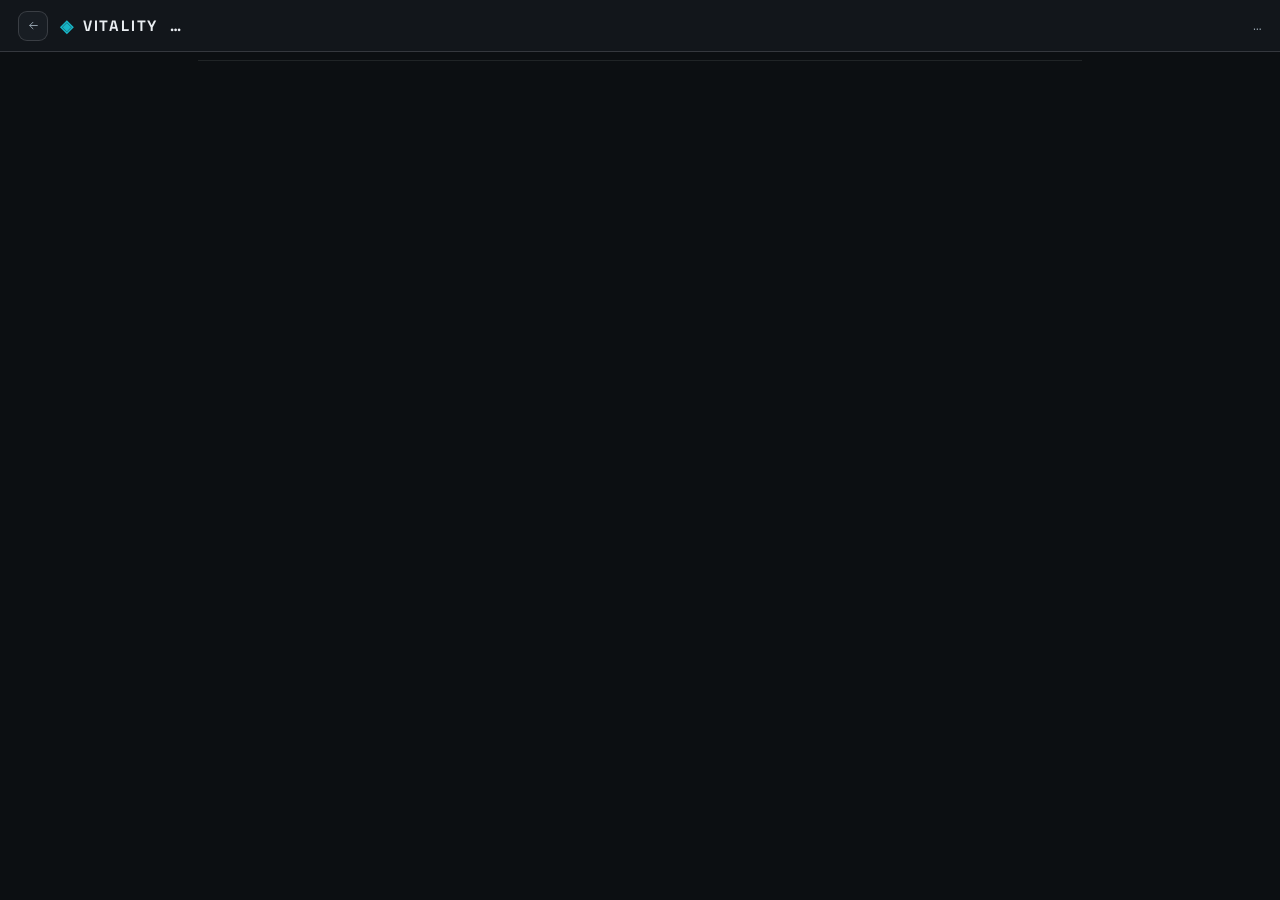
<file: sistema.html>
<!DOCTYPE html>
<html lang="pt-BR">
<head>
<script>try{document.documentElement.dataset.theme=localStorage.getItem("vt_theme")||"dark"}catch(e){}</script>
<meta charset="utf-8">
<meta name="viewport" content="width=device-width, initial-scale=1, viewport-fit=cover">
<title>Vitality · Construtor de Sistema</title>
<link rel="preconnect" href="https://fonts.googleapis.com">
<link rel="preconnect" href="https://fonts.gstatic.com" crossorigin>
<link href="https://fonts.googleapis.com/css2?family=Space+Grotesk:wght@500;600;700&family=Hanken+Grotesk:wght@400;500;600;700&family=JetBrains+Mono:wght@400;500;700&display=swap" rel="stylesheet">
<link rel="stylesheet" href="lib/theme.css?v=47">
<style>
  /* modo embutido (dentro da mesa, via iframe — ver mesa.html: viewSistemaInline/renderSistema):
     mesmo padrão de arvore.html — esconde a topbar própria (a mesa já tem a dela por fora) e troca
     o "voltar" por um botão flutuante que fala com a página-mãe em vez de navegar esta aba embutida
     pra outro lugar. */
  .embed-back{display:none}
  body.embedded .topbar{display:none}
  body.embedded .embed-back{display:flex;position:fixed;left:12px;top:12px;z-index:30;
    align-items:center;gap:7px;height:38px;padding:0 14px 0 12px;border-radius:11px;
    background:rgba(18,22,32,.9);border:1px solid var(--line2);color:var(--ink-dim);
    font-family:var(--mono);font-size:11px;letter-spacing:.06em;text-transform:uppercase;cursor:pointer}
  .embed-back:hover{color:var(--ink);background:rgba(255,255,255,.08)}
  .embed-back svg{width:13px;height:13px}
  body.embedded .page{padding-top:56px}
</style>
</head>
<body>
<script>
// mesmo motivo de arvore.html: não pode depender do módulo grande carregar — um script clássico
// síncrono aqui garante que a topbar duplicada nunca aparece, mesmo se import/sessão falhar depois.
try { if (new URLSearchParams(location.search).get('embed') === '1') document.body.classList.add('embedded'); } catch (e) {}
</script>
<div id="fallback" class="solid"></div>

<button type="button" class="embed-back" onclick="goBackEmbedded()" title="Voltar à mesa">
  <svg viewBox="0 0 24 24" width="13" height="13" fill="none" stroke="currentColor" stroke-width="1.8" stroke-linecap="round" stroke-linejoin="round" aria-hidden="true"><path d="M19 12H5"/><path d="M11 18l-6-6 6-6"/></svg>
  Voltar à mesa
</button>

<div class="topbar">
  <a class="iconbtn" href="app.html" title="Voltar" style="text-decoration:none"><svg viewBox="0 0 24 24" width="13" height="13" fill="none" stroke="currentColor" stroke-width="1.8" stroke-linecap="round" stroke-linejoin="round" aria-hidden="true"><path d="M19 12H5"/><path d="M11 18l-6-6 6-6"/></svg></a>
  <a class="topbar-brand" href="app.html"><span class="mark">◈</span>VITALITY</a>
  <div class="title" id="sys-name" style="font-size:14px">…</div>
  <div class="spacer"></div>
  <div class="user-chip"><span id="who">…</span></div>
</div>

<div class="page">
  <nav class="home-tabs" id="tabs" role="tablist"></nav>
  <div id="msg" class="msg"></div>
  <div id="content"></div>
</div>

<script type="module">
import * as db from './lib/db.js?v=42';
import { mountHelp, mountThemeToggle, trapFocus } from './lib/ui.js?v=4';

// embutido dentro da mesa (iframe) — ver comentário grande no <style> acima e em arvore.js (mesmo
// padrão): sem topbar/FABs próprios (a mesa já cobre isso por fora).
const embedded = document.body.classList.contains('embedded');
if (!embedded) { mountHelp('sistema'); mountThemeToggle(); }
window.goBackEmbedded = () => { try { window.parent.backFromSistemaEmbed(); } catch (_) {} };
const $ = (id) => document.getElementById(id);
const esc = (s) => (s == null ? '' : String(s)).replace(/[&<>"]/g, (c) => ({ '&':'&amp;','<':'&lt;','>':'&gt;','"':'&quot;' }[c]));
const emptyState = (icon, title, desc, cta) => `<div class="empty-cta"><div class="ec-icon">${icon}</div>
  <div class="ec-title">${title}</div><div class="ec-desc">${desc}</div>${cta || ''}</div>`;
// ícones de linha (svgrepo-style, 24x24, stroke) — sem emoji em nenhuma opção
const ic = (paths, attrs = '') => `<svg viewBox="0 0 24 24" fill="none" stroke="currentColor" stroke-width="1.6" stroke-linecap="round" stroke-linejoin="round" aria-hidden="true" ${attrs}>${paths}</svg>`;
// modal de confirmação estilizado (mesmo padrão visual do guia) — substitui confirm() nativo
// confirmText (opcional): pra ações que apagam tudo de um recurso inteiro (ex.: o sistema todo),
// exige digitar um texto exato (normalmente o nome do recurso) antes do botão de confirmar liberar
// — camada extra de segurança além do clique único, sem mudar nenhuma chamada existente que não
// passa esse parâmetro.
function confirmModal({ title, desc, confirmLabel = 'Confirmar', danger = true, confirmText } = {}) {
  return new Promise((resolve) => {
    const trigger = document.activeElement;
    const w = document.createElement('div');
    w.className = 'ui-modal';
    w.setAttribute('role', 'alertdialog');
    w.setAttribute('aria-modal', 'true');
    w.setAttribute('aria-labelledby', 'confirm-title');
    w.innerHTML = `<div class="box guide">
      <div class="ghead"><h3 id="confirm-title">${esc(title)}</h3><button class="x" aria-label="Fechar">×</button></div>
      <p class="gintro">${esc(desc)}</p>
      ${confirmText ? `<div class="fld full" style="margin-top:2px">
        <label for="cm-confirm-text">Digite <b style="color:var(--ink)">${esc(confirmText)}</b> pra confirmar</label>
        <input id="cm-confirm-text" autocomplete="off" spellcheck="false"></div>` : ''}
      <div style="display:flex;gap:10px;justify-content:flex-end;margin-top:6px">
        <button class="btn auto" id="cm-cancel">Cancelar</button>
        <button class="btn auto ${danger ? 'danger' : 'go'}" id="cm-ok" ${confirmText ? 'disabled' : ''}>${esc(confirmLabel)}</button>
      </div>
    </div>`;
    const untrap = trapFocus(w);
    const finish = (result) => { untrap(); w.remove(); document.removeEventListener('keydown', onEsc); if (trigger && trigger.focus) trigger.focus(); resolve(result); };
    const onEsc = (e) => { if (e.key === 'Escape') finish(false); };
    w.addEventListener('click', (e) => { if (e.target === w) finish(false); });
    w.querySelector('.x').onclick = () => finish(false);
    w.querySelector('#cm-cancel').onclick = () => finish(false);
    w.querySelector('#cm-ok').onclick = () => finish(true);
    document.addEventListener('keydown', onEsc);
    document.body.appendChild(w);
    if (confirmText) {
      const input = w.querySelector('#cm-confirm-text'), ok = w.querySelector('#cm-ok');
      input.addEventListener('input', () => { ok.disabled = input.value !== confirmText; });
      input.addEventListener('keydown', (e) => { if (e.key === 'Enter' && !ok.disabled) finish(true); });
      input.focus();
    } else {
      w.querySelector('#cm-ok').focus();
    }
  });
}
// seletor de cor próprio — um color picker de verdade (quadrado de saturação/brilho + barra de
// matiz arrastáveis + hex + atalhos de paleta), substitui <input type="color"> nativo do navegador.
// openColorPicker(botãoGatilho, corAtual, (novaCor)=>...) — chama onPick a cada mudança (igual o
// oninput do color picker nativo), pro chamador poder ter preview ao vivo se quiser.
const COLOR_PRESETS = ['#f2585e','#fb923c','#f5b93d','#eab308','#84cc16','#22c55e','#3ecf7e','#10b981',
  '#14b8a6','#35c6d4','#18b5c6','#0ea5e9','#3b82f6','#6366f1','#8b5cf6','#a855f7',
  '#d946ef','#ec4899','#e9edf1','#93a0ab','#5c6771','#7ee6dc'];
function hexToHsv(hex) {
  hex = (hex || '#7ee6dc').replace('#', '');
  if (hex.length === 3) hex = hex.split('').map((c) => c + c).join('');
  const r = parseInt(hex.slice(0, 2), 16) / 255 || 0, g = parseInt(hex.slice(2, 4), 16) / 255 || 0, b = parseInt(hex.slice(4, 6), 16) / 255 || 0;
  const max = Math.max(r, g, b), min = Math.min(r, g, b), d = max - min;
  let h = 0;
  if (d !== 0) {
    if (max === r) h = ((g - b) / d) % 6;
    else if (max === g) h = (b - r) / d + 2;
    else h = (r - g) / d + 4;
    h *= 60; if (h < 0) h += 360;
  }
  return { h, s: max === 0 ? 0 : d / max, v: max };
}
function hsvToHex(h, s, v) {
  const c = v * s, x = c * (1 - Math.abs((h / 60) % 2 - 1)), m = v - c;
  let r, g, b;
  if (h < 60) [r, g, b] = [c, x, 0]; else if (h < 120) [r, g, b] = [x, c, 0]; else if (h < 180) [r, g, b] = [0, c, x];
  else if (h < 240) [r, g, b] = [0, x, c]; else if (h < 300) [r, g, b] = [x, 0, c]; else [r, g, b] = [c, 0, x];
  const toHex = (n) => Math.round((n + m) * 255).toString(16).padStart(2, '0');
  return '#' + toHex(r) + toHex(g) + toHex(b);
}
let _colorPop = null;
function closeColorPicker() {
  if (!_colorPop) return;
  _colorPop.remove(); _colorPop = null;
  document.removeEventListener('mousedown', _cpOutside, true);
  document.removeEventListener('keydown', _cpEsc);
}
function _cpOutside(e) { if (_colorPop && !_colorPop.contains(e.target)) closeColorPicker(); }
function _cpEsc(e) { if (e.key === 'Escape') closeColorPicker(); }
window.openColorPicker = (trigger, current, onPick) => {
  closeColorPicker();
  const state = hexToHsv(current);
  const pop = document.createElement('div');
  pop.className = 'color-pop';
  pop.innerHTML = `
    <div class="cp-sv" id="cp-sv"><div class="cp-sv-cursor" id="cp-sv-cursor"></div></div>
    <div class="cp-hue" id="cp-hue"><div class="cp-hue-cursor" id="cp-hue-cursor"></div></div>
    <div class="cp-bottom">
      <span class="cp-preview" id="cp-preview"></span>
      <input type="text" class="cp-hex" id="cp-hex" maxlength="7">
    </div>
    <div class="cp-grid">${COLOR_PRESETS.map((c) => `<button type="button" class="cp-swatch" style="--sw:${c}" data-c="${c}" title="${c}"></button>`).join('')}</div>`;
  document.body.appendChild(pop);

  const svEl = pop.querySelector('#cp-sv'), svCur = pop.querySelector('#cp-sv-cursor');
  const hueEl = pop.querySelector('#cp-hue'), hueCur = pop.querySelector('#cp-hue-cursor');
  const preview = pop.querySelector('#cp-preview'), hexInput = pop.querySelector('#cp-hex');

  function render() {
    svEl.style.setProperty('--h', state.h);
    svCur.style.left = (state.s * svEl.clientWidth) + 'px';
    svCur.style.top = ((1 - state.v) * svEl.clientHeight) + 'px';
    hueCur.style.left = (state.h / 360 * hueEl.clientWidth) + 'px';
    const hex = hsvToHex(state.h, state.s, state.v);
    preview.style.setProperty('--sw', hex);
    hexInput.value = hex;
    trigger.style.setProperty('--sw', hex);
    onPick(hex);
  }
  function dragSV(e) {
    const r = svEl.getBoundingClientRect();
    state.s = Math.min(Math.max(0, e.clientX - r.left), r.width) / r.width;
    state.v = 1 - Math.min(Math.max(0, e.clientY - r.top), r.height) / r.height;
    render();
  }
  function dragHue(e) {
    const r = hueEl.getBoundingClientRect();
    state.h = Math.min(Math.max(0, e.clientX - r.left), r.width) / r.width * 360;
    render();
  }
  svEl.addEventListener('pointerdown', (e) => {
    svEl.setPointerCapture(e.pointerId); dragSV(e);
    const mv = (ev) => dragSV(ev), up = () => { svEl.removeEventListener('pointermove', mv); svEl.removeEventListener('pointerup', up); };
    svEl.addEventListener('pointermove', mv); svEl.addEventListener('pointerup', up);
  });
  hueEl.addEventListener('pointerdown', (e) => {
    hueEl.setPointerCapture(e.pointerId); dragHue(e);
    const mv = (ev) => dragHue(ev), up = () => { hueEl.removeEventListener('pointermove', mv); hueEl.removeEventListener('pointerup', up); };
    hueEl.addEventListener('pointermove', mv); hueEl.addEventListener('pointerup', up);
  });
  pop.querySelectorAll('.cp-swatch').forEach((b) => {
    b.onclick = () => { const hsv = hexToHsv(b.dataset.c); state.h = hsv.h; state.s = hsv.s; state.v = hsv.v; render(); };
  });
  hexInput.addEventListener('change', () => {
    const v = hexInput.value.trim();
    if (/^#[0-9a-fA-F]{6}$/.test(v)) { const hsv = hexToHsv(v); state.h = hsv.h; state.s = hsv.s; state.v = hsv.v; render(); }
  });

  const r = trigger.getBoundingClientRect();
  let left = r.left, top = r.bottom + 6;
  if (left + pop.offsetWidth > window.innerWidth - 8) left = window.innerWidth - pop.offsetWidth - 8;
  if (top + pop.offsetHeight > window.innerHeight - 8) top = r.top - pop.offsetHeight - 6;
  pop.style.left = Math.max(8, left) + 'px';
  pop.style.top = Math.max(8, top) + 'px';
  _colorPop = pop;
  render();
  setTimeout(() => {
    document.addEventListener('mousedown', _cpOutside, true);
    document.addEventListener('keydown', _cpEsc);
  }, 0);
};
const ICONS = {
  gear: ic('<circle cx="12" cy="12" r="3.2"/><path d="M12 3.5v2.6M12 17.9v2.6M20.5 12h-2.6M6.1 12H3.5M17.7 6.3l-1.8 1.8M8.1 15.9l-1.8 1.8M17.7 17.7l-1.8-1.8M8.1 8.1 6.3 6.3"/>'),
  bolt: ic('<path d="M13 2 4 14h6l-1 8 9-12h-6l1-8Z"/>'),
  shield: ic('<path d="M12 3l7 3v6c0 4.5-3 7.8-7 9-4-1.2-7-4.5-7-9V6l7-3Z"/>'),
  tree: ic('<path d="M12 3 6 12h3l-4 6h4v3h6v-3h4l-4-6h3L12 3Z"/>'),
  bag: ic('<path d="M8 8c0-2.8 1.8-5 4-5s4 2.2 4 5"/><path d="M6 8h12l1.4 11.2a2 2 0 0 1-2 2.3H6.6a2 2 0 0 1-2-2.3L6 8Z"/>'),
  dagger: ic('<path d="M12 2v14"/><path d="M8 6h8"/><path d="M12 16l-3 3 3 3 3-3-3-3Z"/>'),
  heart: ic('<path d="M12 20.2 4.6 13c-2-2-2-5 0-6.8 1.9-1.8 4.7-1.6 6.4.4l1 1.2 1-1.2c1.7-2 4.5-2.2 6.4-.4 2 1.8 2 4.8 0 6.8L12 20.2Z"/>'),
  flask: ic('<path d="M9 2.5h6M10 3v6.5L4.8 18a2 2 0 0 0 1.7 3h11a2 2 0 0 0 1.7-3L14 9.5V3"/><path d="M7.5 15h9"/>'),
  x: ic('<path d="M6 6l12 12M18 6 6 18"/>', 'stroke-width="1.8"'),
  warning: ic('<path d="M12 4 2.5 20h19L12 4Z"/><path d="M12 10v4.2"/><circle cx="12" cy="17" r=".4" fill="currentColor" stroke="none"/>'),
  book: ic('<path d="M4 5.5A2.5 2.5 0 0 1 6.5 3H20v15H6.5A2.5 2.5 0 0 0 4 20.5v-15Z"/><path d="M4 18.5A2.5 2.5 0 0 1 6.5 16H20"/>'),
  cornerDownRight: ic('<path d="M6 4v8a4 4 0 0 0 4 4h9"/><path d="M15 12l4 4-4 4"/>'),
  externalLink: ic('<path d="M9 6H5.8A1.8 1.8 0 0 0 4 7.8v10.4A1.8 1.8 0 0 0 5.8 20h10.4A1.8 1.8 0 0 0 18 18.2V15"/><path d="M13.5 4H20v6.5"/><path d="M10.5 13.5 20 4"/>'),
  target: ic('<circle cx="12" cy="12" r="8.5"/><circle cx="12" cy="12" r="4.5"/><circle cx="12" cy="12" r=".6" fill="currentColor" stroke="none"/>'),
  checklist: ic('<path d="M4.5 6.5l1.3 1.3L8 5.5"/><path d="M4.5 12.5l1.3 1.3 2.2-2.3"/><path d="M4.5 18.5l1.3 1.3 2.2-2.3"/><path d="M11.5 6.5h8M11.5 12.5h8M11.5 18.5h8"/>'),
  coin: ic('<circle cx="12" cy="12" r="8.5"/><path d="M12 7.5v9M9.3 15.3c.4.9 1.4 1.4 2.7 1.4 1.8 0 2.8-.9 2.8-2 0-3-5.5-1.6-5.5-4.5 0-1.1 1-2 2.8-2 1.3 0 2.3.5 2.7 1.4"/>'),
  chat: ic('<path d="M4 5h16v11H8l-4 4V5Z"/>'),
  hammer: ic('<path d="M15 4l5 5-2 2-5-5Z"/><path d="M12.5 6.5l5 5-2.5 2.5-5-5Z"/><path d="M3 21l7.5-7.5"/>'),
  levelUp: ic('<path d="M4 20v-5M4 20h4M10 20v-9M10 20h4M16 20v-13M16 20h4"/><path d="M4 12l6-6 4 4 7-7"/>'),
  equip: ic('<path d="M8 4 4 7l2 3 2-1.3V19h8V8.7L18 10l2-3-4-3-2 2h-4L8 4Z"/>'),
  plus: ic('<path d="M12 5v14M5 12h14"/>'),
  combat: ic('<path d="M4 4l7 7M20 4l-7 7M4 20l7-7M20 20l-7-7"/><circle cx="12" cy="12" r="1.4" fill="currentColor" stroke="none"/>'),
  eyeOff: ic('<path d="M3 3l18 18"/><path d="M10.6 5.1A10.9 10.9 0 0 1 12 5c6 0 9.5 5.5 9.5 7a11.6 11.6 0 0 1-2.6 3.4M6.6 6.6C3.8 8.3 2.5 11 2.5 12c0 1.5 3.5 7 9.5 7 1.4 0 2.6-.3 3.7-.8"/><path d="M9.9 10a3 3 0 0 0 4.2 4.2"/>'),
  calc: ic('<rect x="5" y="3" width="14" height="18" rx="2"/><path d="M8 7h8"/><path d="M8 12h.01M12 12h.01M16 12h.01M8 16h.01M12 16h.01M16 16h.01"/>'),
  doc: ic('<path d="M7 3h7l4 4v14a1 1 0 0 1-1 1H7a1 1 0 0 1-1-1V4a1 1 0 0 1 1-1Z"/><path d="M14 3v4h4"/><path d="M8.5 12h7M8.5 15.5h7M8.5 8.5h3"/>'),
};
// deriva ícone + cor de uma categoria de proficiência a partir do texto — sem precisar de campo
// novo no banco (categoria continua sendo texto livre). Cobre os tipos mais comuns por palavra-
// chave; qualquer nome fora disso cai num ícone genérico + cor gerada por hash do próprio texto
// (estável pra cada categoria, sem precisar o Mestre escolher uma cor manualmente).
function profCategoryIcon(cat) {
  const s = (cat || '').toLowerCase();
  if (/armadura|armor|escudo|shield/.test(s)) return ICONS.shield;
  if (/arma\b|armas|weapon|espada|arco|machado|lança|adaga/.test(s)) return ICONS.dagger;
  if (/idioma|língua|lingua|language/.test(s)) return ICONS.chat;
  if (/ofício|oficio|ferramenta|tool|craft|artesanato/.test(s)) return ICONS.hammer;
  if (/medicina|cura|heal|medic|primeiros socorros/.test(s)) return ICONS.heart;
  if (/perícia|pericia|skill|saving|resistência|resistencia/.test(s)) return ICONS.target;
  return ICONS.checklist;
}
function profCategoryColor(cat) {
  if (!cat) return '#8a95a1';
  let h = 0; for (let i = 0; i < cat.length; i++) h = (h * 31 + cat.charCodeAt(i)) >>> 0;
  return `hsl(${h % 360} 58% 58%)`;
}
const systemId = new URLSearchParams(location.search).get('id');
const CATEGORIES = ['Arma', 'Armadura', 'Escudo', 'Ferramenta', 'Consumível', 'Acessório', 'Artefato', 'Material', 'Outro'];
const RARITIES = ['Comum', 'Incomum', 'Raro', 'Épico', 'Lendário', 'Único'];
// tipos de item equipável — usado tanto no campo "Tipo de equipamento" do item quanto no "Tipo
// aceito" do slot da tela de equipamentos; casam por igualdade exata de texto
const EQUIP_TYPES = ['Capacete', 'Peitoral', 'Calças', 'Botas', 'Luvas', 'Cinto', 'Capa/Manto', 'Escudo',
  'Anel', 'Colar/Pingente', 'Brinco', 'Arma (uma mão)', 'Arma (duas mãos)', 'Acessório'];
// monta as <option> de um <select> de tipo de equipamento; se o valor atual não estiver na lista
// fixa (ex.: slot criado antes dessa mudança, com texto livre), acrescenta ele como opção extra
// pra não sumir silenciosamente ao salvar
function equipTypeOptionsHtml(current, emptyLabel) {
  const extra = current && !EQUIP_TYPES.includes(current) ? [current] : [];
  return `<option value="">${esc(emptyLabel)}</option>` +
    [...EQUIP_TYPES, ...extra].map((t) => `<option value="${esc(t)}" ${current === t ? 'selected' : ''}>${esc(t)}</option>`).join('');
}

let system = null, currentTab = 'geral';
function showMsg(t, kind) { const m = $('msg'); m.textContent = t; m.className = 'msg show ' + (kind || 'err'); setTimeout(() => { if (m.textContent === t) m.className = 'msg'; }, 4000); }

// no modo embutido (dentro da mesa), a aba "Árvores" fica de fora de propósito: o link dela pra
// arvore.html não leva "&embed=1" (é usado normalmente fora da mesa também), e carregar esse link
// aqui dentro criaria um iframe dentro de outro iframe, com chrome duplicado e o botão "voltar"
// indo pro lugar errado. A mesa já tem sua PRÓPRIA aba Árvores, com um caminho de embed correto.
const TABS = [['geral', `<span class="ic">${ICONS.gear}</span>Geral`], ['status', `<span class="ic">${ICONS.bolt}</span>Status`], ['combate', `<span class="ic">${ICONS.combat}</span>Combate`], ['pericias', `<span class="ic">${ICONS.target}</span>Perícias`], ['calculos', `<span class="ic">${ICONS.calc}</span>Cálculos`], ['proficiencias', `<span class="ic">${ICONS.checklist}</span>Proficiências`], ['classes', `<span class="ic">${ICONS.shield}</span>Classes`], ['racas', `<span class="ic">${ICONS.heart}</span>Raças`], ['condicoes', `<span class="ic">${ICONS.warning}</span>Condições`], ['nivel', `<span class="ic">${ICONS.levelUp}</span>Nível`], ...(embedded ? [] : [['arvores', `<span class="ic">${ICONS.tree}</span>Árvores`]]), ['itens', `<span class="ic">${ICONS.bag}</span>Itens`], ['equipamento', `<span class="ic">${ICONS.equip}</span>Equipamento`]];

(async () => {
  if (!systemId) { location.href = 'app.html'; return; }
  const session = await db.requireSession();
  if (!session) return;
  const [profile] = await Promise.all([db.getMyProfile()]);
  $('who').innerHTML = '<b>' + esc(profile?.display_name || '—') + '</b>';
  try { system = await db.getSystem(systemId); } catch (e) { $('content').innerHTML = '<div class="empty">Erro: ' + esc(e.message) + '</div>'; return; }
  if (!system) { document.querySelector('.page').innerHTML = '<div class="empty">Sistema não encontrado. <a href="app.html" style="color:var(--brass)">Voltar</a></div>'; return; }
  // este editor é só do dono do sistema — sem essa checagem, qualquer link (ex.: o "voltar" de
  // arvore.html) podia deixar um jogador cair direto na tela de edição de um sistema que não é dele
  if (system.owner_id !== session.user.id) {
    document.querySelector('.page').innerHTML = '<div class="empty">Você não tem permissão pra editar este sistema. <a href="app.html" style="color:var(--brass)">Voltar</a></div>';
    return;
  }
  $('sys-name').innerHTML = esc(system.name) + '<small>CONSTRUTOR DE SISTEMA</small>';
  $('tabs').innerHTML = TABS.map(([id, label]) => `<button data-tab="${id}" role="tab" aria-selected="false" onclick="openTab('${id}')">${label}</button>`).join('');
  // deep-link: a mesa manda direto pra aba pedida (ex.: "Editar Itens" já abre em "itens") em vez
  // de sempre cair em "Geral" — ignora valores desconhecidos/a aba Árvores quando embutido
  const requestedTab = new URLSearchParams(location.search).get('tab');
  const validTab = TABS.some(([id]) => id === requestedTab) ? requestedTab : 'geral';
  openTab(validTab);
})();

// contador de "linhas com edição pendente" (botão Salvar visível) nas abas Status/Perícias/Classes
// — sem isso, trocar de aba descartava qualquer edição em memória sem nenhum aviso
let _dirtyCount = 0;
window.markDirty = () => { _dirtyCount++; };
window.clearDirty = () => { _dirtyCount = Math.max(0, _dirtyCount - 1); };
addEventListener('beforeunload', (e) => { if (_dirtyCount > 0) { e.preventDefault(); e.returnValue = ''; } });
window.openTab = async (name) => {
  if (currentTab && name !== currentTab && _dirtyCount > 0) {
    const ok = await confirmModal({ title: 'Sair sem salvar?', desc: 'Você tem edições não salvas nesta aba — elas serão perdidas ao trocar de aba.', confirmLabel: 'Sair sem salvar' });
    if (!ok) return;
  }
  _dirtyCount = 0;
  currentTab = name;
  [...$('tabs').children].forEach((b) => { const on = b.dataset.tab === name; b.classList.toggle('on', on); b.setAttribute('aria-selected', String(on)); });
  const c = $('content'); c.innerHTML = '<div class="empty">Carregando…</div>';
  ({ geral: renderGeral, status: renderStatus, combate: renderCombate, pericias: renderPericias, calculos: renderCalculos, proficiencias: renderProficiencias, classes: renderClasses, racas: renderRacas, condicoes: renderCondicoes, nivel: renderNivel, arvores: renderArvores, itens: renderItens, equipamento: renderEquipamento }[name])(c)
    .catch((e) => { c.innerHTML = '<div class="empty">Erro: ' + esc(e.message) + '</div>'; });
};

/* ===================== GERAL ===================== */
let _geralDirty = false;
async function renderGeral(c) {
  _geralDirty = false;
  const stats = await db.listStats(systemId);
  const guide = [
    [`<span class="ic">${ICONS.bolt}</span>Status`, 'Crie os atributos e fórmulas do jogo.', 'status'],
    [`<span class="ic">${ICONS.target}</span>Perícias`, 'Habilidades calculadas a partir dos status.', 'pericias'],
    [`<span class="ic">${ICONS.checklist}</span>Proficiências`, 'Liga/desliga: sabe usar ou não.', 'proficiencias'],
    [`<span class="ic">${ICONS.shield}</span>Classes`, 'Classes, subclasses e status base.', 'classes'],
    [`<span class="ic">${ICONS.heart}</span>Raças`, 'Raças, espécies e variações — independente de classe.', 'racas'],
    [`<span class="ic">${ICONS.warning}</span>Condições`, 'Envenenado, atordoado... o Mestre aplica e remove na mão.', 'condicoes'],
    [`<span class="ic">${ICONS.levelUp}</span>Nível`, 'Pontos de status concedidos por nível.', 'nivel'],
    [`<span class="ic">${ICONS.tree}</span>Árvores`, 'Desenhe as árvores de habilidade.', 'arvores'],
    [`<span class="ic">${ICONS.bag}</span>Itens`, 'Itens do sistema com modificadores.', 'itens'],
    [`<span class="ic">${ICONS.equip}</span>Equipamento`, 'Monte a tela visual de equipamentos (paper doll).', 'equipamento'],
  ];
  c.innerHTML = `
    <div class="section-title" role="heading" aria-level="2">Identidade do sistema</div>
    <div class="fld"><label>Nome</label><input id="g-name" value="${esc(system.name)}" oninput="markGeralDirty()"></div>
    <div class="fld"><label>Descrição</label>
      <textarea id="g-desc" oninput="markGeralDirty()" placeholder="Sobre o que é este sistema..."
        style="width:100%;min-height:80px;background:var(--field);border:1px solid var(--line2);border-radius:10px;color:var(--ink);font-family:var(--serif);font-size:14px;padding:11px 12px;line-height:1.55">${esc(system.description)}</textarea></div>
    <div class="fld">
      <label class="check-row" for="g-published">
        <input type="checkbox" id="g-published" ${system.is_published ? 'checked' : ''} onchange="markGeralDirty()">
        <span>Publicar na loja — outros usuários podem ver este sistema e favoritá-lo</span>
      </label>
    </div>
    <div class="fld">
      <label class="check-row" for="g-weight">
        <input type="checkbox" id="g-weight" ${system.weight_enabled ? 'checked' : ''} onchange="onWeightEnabledChange()">
        <span>Usar peso/capacidade de carga — desativado, itens não mostram peso e a mochila não soma carga</span>
      </label>
    </div>
    <div class="fld" id="g-capacity-fld" style="display:${system.weight_enabled ? '' : 'none'}">
      <label for="g-capacity-stat">Status que representa a capacidade máxima de carga</label>
      <select id="g-capacity-stat" class="fld-input" onchange="markGeralDirty()">
        <option value="">— nenhum —</option>
        ${stats.map((s) => `<option value="${s.id}" ${system.carry_capacity_stat_id === s.id ? 'selected' : ''}>${esc(s.name)}</option>`).join('')}
      </select>
    </div>
    <button class="btn go sm" id="geral-save-btn" style="display:none" onclick="saveGeral()"><span class="spin"></span>Salvar alterações</button>

    <div class="section-title" role="heading" aria-level="2">Documentos do sistema <span style="color:var(--ink-faint);text-transform:none;letter-spacing:0">(regras, lore — opcional)</span></div>
    <p style="font-family:var(--mono);font-size:11px;color:var(--ink-dim);line-height:1.6;margin:0 0 12px">
      Isso é a primeira coisa que o jogador vê ao entrar na mesa, antes de criar o personagem — junto
      com a descrição acima. Ele também consegue reabrir depois, na própria aba "Sistema" da ficha dele.</p>
    <div class="list" id="sys-doc-list">${(system.documents || []).length ? system.documents.map((d, i) => sysDocRow(d, i)).join('') : emptyState(ICONS.doc, 'Nenhum documento ainda',
      'Anexe imagens, PDFs ou textos com regras ou história do sistema.')}</div>
    <input type="file" id="sys-doc-file" accept="image/*,application/pdf,text/plain" style="display:none" onchange="onSysDocFile(this)">
    <button type="button" class="btn auto sm" style="margin-top:10px" onclick="document.getElementById('sys-doc-file').click()">+ Adicionar documento</button>

    <div class="section-title" role="heading" aria-level="2" style="margin-top:22px">Monte seu sistema — ordem recomendada</div>
    <div class="onboard" style="margin-bottom:22px"><div class="steps" style="margin-top:0">
      ${guide.map((g, i) => `<div class="ostep"><div class="n">${i + 1}</div>
        <div><b>${g[0]}</b><p>${g[1]}</p><button class="btn sm auto" onclick="openTab('${g[2]}')">Abrir</button></div></div>`).join('')}
    </div></div>

    <div class="section-title" role="heading" aria-level="2">Zona de perigo</div>
    <button class="btn danger auto sm" onclick="delSys()">Excluir sistema</button>`;
}
window.markGeralDirty = () => {
  const b = $('geral-save-btn'); if (b) b.style.display = '';
  if (!_geralDirty) { _geralDirty = true; markDirty(); }
};
window.onWeightEnabledChange = () => {
  $('g-capacity-fld').style.display = $('g-weight').checked ? '' : 'none';
  markGeralDirty();
};
window.saveGeral = () => {
  const btn = $('geral-save-btn'); if (btn) { btn.classList.add('loading'); btn.disabled = true; }
  const name = $('g-name').value.trim(), description = $('g-desc').value.trim(), is_published = $('g-published').checked;
  const weight_enabled = $('g-weight').checked;
  const carry_capacity_stat_id = weight_enabled ? ($('g-capacity-stat').value || null) : null;
  db.updateSystem(systemId, { name, description, is_published, weight_enabled, carry_capacity_stat_id }).then(() => {
    system.name = name; system.description = description; system.is_published = is_published;
    system.weight_enabled = weight_enabled; system.carry_capacity_stat_id = carry_capacity_stat_id;
    const nm = $('sys-name'); if (nm && nm.firstChild) nm.firstChild.textContent = name;
    if (btn) btn.style.display = 'none';
    if (_geralDirty) { _geralDirty = false; clearDirty(); }
    showMsg('Salvo.', 'ok');
  }).catch((e) => showMsg(e.message))
    .finally(() => { if (btn) { btn.classList.remove('loading'); btn.disabled = false; } });
};
// documentos do sistema (regras/lore) — grava na hora (não passa pelo botão "Salvar alterações" da
// identidade), mesmo padrão dos "arquivos de lore" do personagem em mesa.html. Só troca a lista
// própria (#sys-doc-list) em vez de re-renderizar a aba inteira, pra não perder nome/descrição
// ainda não salvos se o Mestre tiver acabado de editar esses campos.
function sysDocRow(d, i) {
  return `<div class="list-row"><a class="grow nm" href="${esc(d.url)}" target="_blank" rel="noopener" style="color:var(--maq);text-decoration:none">${esc(d.name)}</a>
    <button class="btn sm danger auto" onclick="rmSysDoc(${i})" aria-label="Remover documento ${esc(d.name)}"><span class="ic">${ICONS.x}</span></button></div>`;
}
function renderSysDocList() {
  const list = $('sys-doc-list'); if (!list) return;
  const documents = system.documents || [];
  list.innerHTML = documents.length ? documents.map((d, i) => sysDocRow(d, i)).join('') : emptyState(ICONS.doc, 'Nenhum documento ainda',
    'Anexe imagens, PDFs ou textos com regras ou história do sistema.');
}
window.onSysDocFile = (input) => {
  const file = input.files && input.files[0]; if (!file) return;
  db.uploadLoreFile(file, 'systems')
    .then((entry) => {
      const documents = [...(system.documents || []), entry];
      return db.updateSystem(systemId, { documents }).then(() => documents);
    })
    .then((documents) => { system.documents = documents; input.value = ''; renderSysDocList(); })
    .catch((e) => showMsg(e.message));
};
window.rmSysDoc = async (i) => {
  const ok = await confirmModal({ title: 'Remover documento', desc: 'Não dá pra desfazer.', confirmLabel: 'Remover' });
  if (!ok) return;
  const documents = [...(system.documents || [])];
  documents.splice(i, 1);
  db.updateSystem(systemId, { documents }).then(() => { system.documents = documents; renderSysDocList(); }).catch((e) => showMsg(e.message));
};
window.delSys = async () => {
  const ok = await confirmModal({ title: 'Excluir sistema', desc: `Excluir "${system.name}"? Apaga status, classes, árvores e vínculos. Não dá pra desfazer.`, confirmLabel: 'Excluir', confirmText: system.name });
  if (!ok) return;
  db.deleteSystem(systemId).then(() => location.href='app.html').catch((e) => showMsg(e.message));
};

/* ===================== REORDENAR POR ARRASTAR ===================== */
// Utilitário genérico usado por Status/Perícias/Proficiências/Classes/Itens — cada lista chama
// wireDragReorder(container, seletor-das-unidades-arrastáveis, tabela) depois de desenhar seu
// HTML. Diferente do arraste de slot de equipamento (posição 2D livre em pixels): aqui só a ORDEM
// entre irmãos importa, então funciona tanto pra uma lista vertical simples quanto pra uma grade
// que quebra linha (itens) — a cada movimento acha o vizinho mais próximo do ponteiro e decide
// "antes" ou "depois" dele pela posição de leitura (linha primeiro, depois coluna).
const DRAG_HANDLE_SVG = `<span class="drag-handle" title="Arrastar ou usar as setas ↑↓ para reordenar" onclick="event.stopPropagation()">
  <svg viewBox="0 0 24 24" width="14" height="14" fill="currentColor" aria-hidden="true"><circle cx="9" cy="6" r="1.5"/><circle cx="15" cy="6" r="1.5"/><circle cx="9" cy="12" r="1.5"/><circle cx="15" cy="12" r="1.5"/><circle cx="9" cy="18" r="1.5"/><circle cx="15" cy="18" r="1.5"/></svg></span>`;
function wireDragReorder(container, unitSelector, table) {
  if (!container) return;
  const units = () => [...container.querySelectorAll(unitSelector)];
  units().forEach((unit) => {
    const handle = unit.querySelector('.drag-handle');
    if (!handle) return;
    handle.tabIndex = 0;
    handle.setAttribute('role', 'button');
    handle.setAttribute('aria-label', 'Reordenar — arraste ou use as setas para cima/baixo');
    // reordenar por teclado: move a unidade um passo pro vizinho lógico (mesma lista que o
    // arrasto respeita, nunca cruza pra painéis irmãos) e persiste do mesmo jeito que soltar o
    // mouse já fazia
    handle.onkeydown = (ev) => {
      if (ev.key !== 'ArrowUp' && ev.key !== 'ArrowDown') return;
      ev.preventDefault();
      const list = units();
      const idx = list.indexOf(unit);
      if (ev.key === 'ArrowUp') {
        if (idx <= 0) return;
        container.insertBefore(unit, list[idx - 1]);
      } else {
        if (idx < 0 || idx >= list.length - 1) return;
        container.insertBefore(unit, list[idx + 2] || null);
      }
      handle.focus();
      db.reorderRows(table, units().map((u) => u.dataset.id)).catch((e) => showMsg(e.message));
    };
    handle.onpointerdown = (ev) => {
      ev.preventDefault();
      unit.classList.add('dragging');
      // compara só com o vizinho lógico imediato (anterior/próximo NA LISTA, pulando painéis
      // irmãos como o de "Testar") e só troca quando o ponteiro cruza o meio dele — a versão
      // antiga comparava com TODOS os irmãos por distância euclidiana e reinseria a cada
      // pointermove, o que oscilava (e piscava) perto da fronteira entre duas posições
      const move = (e) => {
        const list = units();
        const idx = list.indexOf(unit);
        const prev = list[idx - 1];
        const next = list[idx + 1];
        if (prev) {
          const r = prev.getBoundingClientRect();
          if (e.clientY < r.top + r.height / 2) { container.insertBefore(unit, prev); return; }
        }
        if (next) {
          const r = next.getBoundingClientRect();
          if (e.clientY > r.top + r.height / 2) { container.insertBefore(unit, next.nextSibling); return; }
        }
      };
      const up = () => {
        document.removeEventListener('pointermove', move);
        document.removeEventListener('pointerup', up);
        unit.classList.remove('dragging');
        db.reorderRows(table, units().map((u) => u.dataset.id)).catch((e) => showMsg(e.message));
      };
      document.addEventListener('pointermove', move);
      document.addEventListener('pointerup', up);
    };
  });
}

/* ===================== STATUS ===================== */
let _statusStats = [];
let _profsCache = []; // proficiências com "nome na fórmula" — pro testador de fórmula reconhecer
async function renderStatus(c) {
  const [stats, profs] = await Promise.all([db.listStats(systemId), db.listProficiencies(systemId)]);
  _statusStats = stats; _profsCache = profs; _statusDrafts = {};
  const recursos = stats.filter((s) => s.is_resource && !s.is_hidden);
  const status = stats.filter((s) => !s.is_resource && !s.is_skill && !s.is_combat && !s.is_hidden);
  c.innerHTML = `
    <div class="section-title" role="heading" aria-level="2">Status do sistema</div>
    <p style="font-family:var(--mono);font-size:11px;color:var(--ink-dim);line-height:1.6;margin:0 0 14px">
      <b style="color:var(--maq)">Recurso</b> (ex.: HP, Mana, Sanidade) tem destaque na ficha com barra de atual/máximo e pode ser um valor fixo ou uma fórmula.
      <b style="color:var(--brass)">Status</b> (ex.: Força, Destreza) não tem valor na criação — você define o valor de cada um por classe, na aba Classes.
      O <b style="color:var(--maq)">nome na fórmula</b> é o apelido usado pra referenciar o status nas fórmulas. A <b>cor</b> pinta a caixinha dele na ficha.</p>

    ${statusSaveBarHtml()}

    <div class="section-title" role="heading" aria-level="2"><span class="ic">${ICONS.bolt}</span>Recursos <span style="color:var(--ink-faint);text-transform:none;letter-spacing:0">(atual/máximo, com destaque)</span></div>
    <div class="list" id="recursos-list">${recursos.length ? recursos.map(statRow).join('') : emptyState(ICONS.bolt, 'Nenhum recurso ainda',
      'Recursos como HP ou Mana aparecem com destaque na ficha, com barra de atual/máximo.')}</div>

    <div class="section-title" role="heading" aria-level="2"><span class="ic">${ICONS.dagger}</span>Status <span style="color:var(--ink-faint);text-transform:none;letter-spacing:0">(valor por classe + pontos de status)</span></div>
    <div class="list" id="status-list">${status.length ? status.map(statRow).join('') : emptyState(ICONS.dagger, 'Nenhum status ainda',
      'Crie o primeiro abaixo — o valor de cada um é definido depois, por Classe.')}</div>

    <div class="surface" style="margin-top:16px">
      <form class="item-form" onsubmit="return addStat(event)">
        <div class="fld"><label for="st-name">Nome</label><input id="st-name" placeholder="Ex.: Pontos de Vida" maxlength="40" required></div>
        <div class="fld"><label for="st-formkey">Nome na fórmula</label><input id="st-formkey" placeholder="Ex.: HP" maxlength="20"></div>
        <div class="fld"><label for="st-type">Tipo</label>
          <select id="st-type" class="fld-input" onchange="onStatTypeChange()">
            <option value="status">Status (valor definido depois, por classe)</option>
            <option value="resource-fixed">Recurso — valor fixo</option>
            <option value="resource-formula">Recurso — fórmula</option>
          </select></div>
        <div class="fld"><label id="st-color-lbl">Cor</label>
          <button type="button" class="color-swatch full" aria-labelledby="st-color-lbl" style="--sw:#7ee6dc" onclick="openColorPicker(this, '#7ee6dc', (v)=>{ document.getElementById('st-color').value = v; })"></button>
          <input type="hidden" id="st-color" value="#7ee6dc"></div>
        <div class="fld" id="st-extra-wrap" style="display:none"></div>
        <div class="full"><button class="btn go auto" type="submit">+ Adicionar status</button></div>
      </form>
    </div>

    ${formulaTutorial(stats)}`;
  wireDragReorder($('recursos-list'), '.list-row[data-id]', 'system_stats');
  wireDragReorder($('status-list'), '.list-row[data-id]', 'system_stats');
}
// aba separada pra status que não são "atributo cru" nem recurso, mas também não deveriam viver
// misturados no meio de Status — defesas, testes de resistência, rolagem de ataque. Reaproveita
// toda a infra de Status (mesmos _statusStats/_statusDrafts/onStatFieldChange/statusSaveBarHtml,
// mesmo agrupamento por categoria com cabeçalho colorido que Proficiências já usa)
async function renderCombate(c) {
  const [stats, profs] = await Promise.all([db.listStats(systemId), db.listProficiencies(systemId)]);
  _statusStats = stats; _profsCache = profs; _statusDrafts = {};
  const combat = stats.filter((s) => s.is_combat && !s.is_hidden);
  c.innerHTML = `
    <div class="section-title" role="heading" aria-level="2">Combate</div>
    <p style="font-family:var(--mono);font-size:11px;color:var(--ink-dim);line-height:1.6;margin:0 0 14px">
      Defesas, testes de resistência e rolagem de ataque — o que fica separado de Status pra não
      virar uma lista só com atributo, defesa e teste misturados. Marque "Virar combate" num status
      lá na aba Status pra ele aparecer aqui. Use a categoria (ex.: Defesas/Testes/Ataques) pra
      agrupar visualmente.</p>

    ${statusSaveBarHtml()}

    ${combat.length ? groupProfsByCategory(combat).map(([cat, list], gi) => `
      <div class="prof-cat-head" style="--pcc:${profCategoryColor(cat)}"><span class="ic">${profCategoryIcon(cat)}</span>${esc(cat)}</div>
      <div class="list" id="combat-cat-list-${gi}" style="margin-bottom:18px">${list.map(statRow).join('')}</div>
    `).join('') : emptyState(ICONS.combat, 'Nenhum status de combate ainda',
      'Vá na aba Status e clique em "Virar combate" num status (ex.: uma defesa ou um teste) pra ele aparecer aqui.')}`;
  groupProfsByCategory(combat).forEach((_, gi) => wireDragReorder($('combat-cat-list-' + gi), '.list-row[data-id]', 'system_stats'));
}
// aba pra status que existem só pra alimentar outras fórmulas (ex.: um multiplicador
// intermediário) — nunca aparecem na ficha nem em Status/Combate/Recursos, mas continuam
// funcionando normalmente como referência (nome na fórmula) pra qualquer outra fórmula do
// sistema. "Ocultar" num status em qualquer aba manda ele pra cá; "Mostrar" devolve pra onde ele
// já estava categorizado (Status/Combate/Recurso, o flag original não muda).
async function renderCalculos(c) {
  const [stats, profs] = await Promise.all([db.listStats(systemId), db.listProficiencies(systemId)]);
  _statusStats = stats; _profsCache = profs; _statusDrafts = {};
  const hidden = stats.filter((s) => s.is_hidden);
  c.innerHTML = `
    <div class="section-title" role="heading" aria-level="2">Cálculos</div>
    <p style="font-family:var(--mono);font-size:11px;color:var(--ink-dim);line-height:1.6;margin:0 0 14px">
      Status ocultos — existem só pra fazer conta (referenciados pelo "nome na fórmula" em outras
      fórmulas), mas nunca aparecem na ficha, em Status, Combate ou Recursos. Útil pra valores
      intermediários que o jogador não precisa ver. Clique em "Ocultar" em qualquer status, em
      qualquer aba, pra mandar ele pra cá.</p>

    ${statusSaveBarHtml()}

    ${hidden.length ? groupProfsByCategory(hidden).map(([cat, list], gi) => `
      <div class="prof-cat-head" style="--pcc:${profCategoryColor(cat)}"><span class="ic">${profCategoryIcon(cat)}</span>${esc(cat)}</div>
      <div class="list" id="calc-cat-list-${gi}" style="margin-bottom:18px">${list.map(statRow).join('')}</div>
    `).join('') : emptyState(ICONS.calc, 'Nenhum cálculo oculto ainda',
      'Vá em Status, Recursos ou Combate e clique em "Ocultar" num status (ex.: um multiplicador intermediário) pra ele aparecer aqui.')}`;
  groupProfsByCategory(hidden).forEach((_, gi) => wireDragReorder($('calc-cat-list-' + gi), '.list-row[data-id]', 'system_stats'));
}
// barra única de salvar, reaproveitada por Status e Perícias (as duas abas compartilham
// _statusStats/_statusDrafts/onStatFieldChange) — troca os N botões "Salvar" por linha (que
// empurravam o resto do layout ao aparecer) por UM botão fixo no topo da aba
function statusSaveBarHtml() {
  return `<div class="surface" id="status-save-bar" style="display:none;margin-bottom:16px;align-items:center;gap:12px;border-color:var(--brass)">
    <span style="font-family:var(--mono);font-size:11.5px;color:var(--brass)">Você tem alterações não salvas nesta aba.</span>
    <button class="btn go auto sm" style="margin-left:auto;width:auto" id="status-save-all" onclick="saveAllStats()"><span class="spin"></span>Salvar alterações</button>
  </div>`;
}
let _statusDrafts = {}; // id -> {campo: valor} — nada grava no banco até "Salvar alterações"
window.onStatFieldChange = (id, k, v) => {
  const s = _statusStats.find((x) => x.id === id); if (s) s[k] = v.trim();
  if (!_statusDrafts[id]) { _statusDrafts[id] = {}; markDirty(); }
  _statusDrafts[id][k] = v.trim();
  const bar = $('status-save-bar'); if (bar) bar.style.display = 'flex';
};
window.saveAllStats = async () => {
  const ids = Object.keys(_statusDrafts);
  if (!ids.length) return;
  const btn = $('status-save-all'); if (btn) { btn.classList.add('loading'); btn.disabled = true; }
  const ops = [];
  for (const id of ids) {
    const s = _statusStats.find((x) => x.id === id); if (!s) continue;
    const draft = _statusDrafts[id];
    const key = (s.formula_key || '').trim();
    if (draft.formula_key !== undefined && key && await isFormulaTokenTaken(key, { excludeStatId: id })) {
      showMsg(`"${key}" já é usado por outra coisa na fórmula (status, perícia, proficiência ou palavra reservada) — escolha outro apelido.`);
      if (btn) { btn.classList.remove('loading'); btn.disabled = false; }
      return;
    }
    // mesma validação de sempre: nível 1 é só uma sonda pra checar sintaxe/referências antes de
    // gravar (o valor de verdade vem do personagem em tempo real na mesa)
    if (s.kind === 'computed' && draft.formula !== undefined) {
      const baseVals = {};
      _statusStats.forEach((b) => { if (b.kind !== 'computed' && (b.formula_key || '').trim()) baseVals[b.formula_key.trim()] = b.default_value || '0'; });
      try { computeStat(s, baseVals, undefined, 1); }
      catch (e) { showMsg(`Fórmula inválida em "${s.name}": ${e.message}`); if (btn) { btn.classList.remove('loading'); btn.disabled = false; } return; }
    }
    const patch = {};
    if (draft.name !== undefined) patch.name = s.name;
    if (draft.formula_key !== undefined) patch.formula_key = key;
    if (draft.color !== undefined) patch.color = s.color;
    if (draft.category !== undefined) patch.category = s.category.trim() || null;
    if (s.kind === 'computed') { if (draft.formula !== undefined) patch.formula = s.formula; }
    else if (draft.default_value !== undefined) patch.default_value = s.default_value;
    ops.push(db.updateStat(id, patch));
  }
  Promise.all(ops).then(() => {
    ids.forEach(() => clearDirty());
    _statusDrafts = {};
    const bar = $('status-save-bar'); if (bar) bar.style.display = 'none';
    showMsg('Salvo.', 'ok');
  }).catch((e) => showMsg(e.message))
    .finally(() => { if (btn) { btn.classList.remove('loading'); btn.disabled = false; } });
};
window.onStatTypeChange = () => {
  const v = $('st-type').value;
  const wrap = $('st-extra-wrap');
  if (v === 'status') { wrap.style.display = 'none'; wrap.innerHTML = ''; return; }
  wrap.style.display = '';
  wrap.innerHTML = v === 'resource-formula' ? extraFormula() : extraDefault();
};
window.extraDefault = () => `<label>Valor máximo (fixo)</label><input id="st-extra" placeholder="Ex.: 30">`;
window.extraFormula = () => `<label>Fórmula do máximo</label>
  <div style="display:flex;align-items:center;gap:8px">
    <input id="st-extra" placeholder="Ex.: CON*10" style="flex:1">
    <button type="button" class="btn sm auto" style="flex-shrink:0" title="Inserir função ou apelido" onclick="openFuncPicker(this, this.previousElementSibling)">ƒ(x)</button>
  </div>`;
function statRow(s) {
  const isC = s.kind === 'computed';
  return `<div class="list-row" data-id="${s.id}" style="flex-wrap:wrap;align-items:flex-start">
    <div style="display:flex;align-items:center;gap:10px;width:100%">
      ${DRAG_HANDLE_SVG}
      <input class="nm grow" style="background:transparent;border:0;color:var(--ink);font-family:var(--serif);font-size:15px" value="${esc(s.name)}" onchange="onStatFieldChange('${s.id}','name',this.value)">
      <button type="button" class="color-swatch" style="--sw:${esc(s.color || '#7ee6dc')};flex-shrink:0" title="Cor da caixa na ficha" onclick="openColorPicker(this, '${esc(s.color || '#7ee6dc')}', (v)=>onStatFieldChange('${s.id}','color',v))"></button>
      <button class="btn sm auto" style="flex-shrink:0;${s.is_resource ? 'border-color:var(--maq);color:var(--maq)' : ''}" onclick="toggleResource('${s.id}', ${!s.is_resource})" title="Recurso: mostra atual/máximo na ficha (ex.: HP)">${s.is_resource ? `<span class="ic">${ICONS.heart}</span>recurso` : 'Virar recurso'}</button>
      <button class="btn sm auto" style="flex-shrink:0;${s.is_combat ? 'border-color:var(--escarlate);color:var(--escarlate)' : ''}" onclick="toggleCombat('${s.id}', ${!s.is_combat})" title="Combate: fica na aba Combate em vez de Status, junto com defesas/ataques/testes">${s.is_combat ? `<span class="ic">${ICONS.combat}</span>combate` : 'Virar combate'}</button>
      <button class="btn sm auto" style="flex-shrink:0;${s.is_hidden ? 'border-color:var(--ink-faint);color:var(--ink-faint)' : ''}" onclick="toggleHidden('${s.id}', ${!s.is_hidden})" title="Ocultar: some da ficha e de Status/Combate/Recursos — continua funcionando em fórmulas de outros status, só pra cálculo">${s.is_hidden ? `<span class="ic">${ICONS.eyeOff}</span>oculto` : 'Ocultar'}</button>
      ${isC ? `<button class="btn sm auto" style="flex-shrink:0" onclick="toggleTest('${s.id}')" title="Testar a fórmula"><span class="ic">${ICONS.flask}</span>Testar</button>` : ''}
      <button class="btn sm danger auto" style="flex-shrink:0" title="Excluir status" aria-label="Excluir status ${esc(s.name)}" onclick="delStat('${s.id}')"><span class="ic">${ICONS.x}</span></button>
    </div>
    <div style="display:flex;align-items:center;gap:10px;width:100%">
      <span style="font-family:var(--mono);font-size:10px;color:var(--ink-faint);text-transform:uppercase;letter-spacing:.08em;flex-shrink:0">${isC ? 'calculado' : 'base'}</span>
      <input value="${esc(s.formula_key)}" placeholder="nome na fórmula" onchange="onStatFieldChange('${s.id}','formula_key',this.value)"
        style="width:140px;flex-shrink:0;background:var(--field);border:1px solid var(--line2);border-radius:8px;color:var(--maq);font-family:var(--mono);font-size:12px;padding:8px 10px">
      <input value="${esc(isC ? s.formula : s.default_value)}" placeholder="${isC ? 'fórmula (ex.: FORCA*5 + 10)' : 'valor padrão'}"
        style="flex:1;min-width:140px;background:var(--field);border:1px solid var(--line2);border-radius:8px;color:${isC?'var(--maq)':'var(--ink)'};font-family:var(--mono);font-size:12px;padding:8px 10px"
        onchange="onStatFieldChange('${s.id}','${isC?'formula':'default_value'}',this.value)">
      ${isC ? `<button type="button" class="btn sm auto" style="flex-shrink:0" title="Inserir função ou apelido" onclick="openFuncPicker(this, this.previousElementSibling)">ƒ(x)</button>` : ''}
      <input value="${esc(s.category || '')}" placeholder="categoria (opcional)" title="Agrupa esse status com outros da mesma categoria na aba"
        onchange="onStatFieldChange('${s.id}','category',this.value)"
        style="width:130px;flex-shrink:0;background:var(--field);border:1px solid var(--line2);border-radius:8px;color:var(--ink-dim);font-family:var(--mono);font-size:12px;padding:8px 10px">
    </div>
  </div>
  ${isC ? `<div id="test-${s.id}" class="surface" style="display:none;margin:-2px 0 8px"></div>` : ''}`;
}
window.toggleResource = (id, val) => {
  const s = _statusStats.find((x) => x.id === id); if (s) s.is_resource = val;
  const patch = { is_resource: val };
  if (val && s && !s.color) patch.color = '#7ee6dc'; // cor padrão ao virar recurso
  db.updateStat(id, patch).then(() => openTab(currentTab)).catch((e) => showMsg(e.message));
};
// vira/desliga a aba onde esse status aparece (Combate em vez de Status) — mesmo padrão de
// toggleResource, só que pra separar Defesas/Testes/Ataques do resto dos status "crus"
window.toggleCombat = (id, val) => {
  const s = _statusStats.find((x) => x.id === id); if (s) s.is_combat = val;
  db.updateStat(id, { is_combat: val }).then(() => openTab(currentTab)).catch((e) => showMsg(e.message));
};
// mesmo padrão de toggleResource/toggleCombat — some da ficha e de Status/Combate/Recursos, mas o
// status continua existindo normalmente (formula_key intacto) pra qualquer outra fórmula referenciar
window.toggleHidden = (id, val) => {
  const s = _statusStats.find((x) => x.id === id); if (s) s.is_hidden = val;
  db.updateStat(id, { is_hidden: val }).then(() => openTab(currentTab)).catch((e) => showMsg(e.message));
};
window.formulaTutorial = (stats) => {
  const exemplos = stats.filter((s) => s.formula_key).slice(0, 3).map((s) => s.formula_key);
  const ex = exemplos.length >= 2 ? `${exemplos[0]} * 5 + ${exemplos[1] || '10'}` : 'FORCA * 5 + 10';
  return `<div class="surface" style="margin-top:16px">
    <h4 style="font-family:var(--disp);font-size:15px;color:var(--bone);margin:0 0 12px"><span class="ic">${ICONS.book}</span>Como criar fórmulas</h4>
    <div style="font-family:var(--serif);font-size:13.5px;color:var(--ink-dim);line-height:1.75">
      <p style="margin:0 0 10px">Um status <b>Calculado</b> não é preenchido pelo jogador — ele é calculado a partir de outros status usando uma <b>fórmula</b>.</p>
      <p style="margin:0 0 6px">Na fórmula você referencia outros status pelo <b style="color:var(--maq)">nome na fórmula</b> (o apelido). Pode usar:</p>
      <ul style="margin:0 0 10px;padding-left:20px;font-family:var(--mono);font-size:12px;color:var(--ink)">
        <li>Números: <code>10</code>, <code>2.5</code></li>
        <li>Operações: <code>+</code>  <code>-</code>  <code>*</code>  <code>/</code></li>
        <li>Parênteses: <code>( )</code> para agrupar</li>
        <li>Os apelidos dos seus status: <code>${esc(stats.map((s)=>s.formula_key).filter(Boolean).join(', ') || 'HP, FORCA, DES')}</code></li>
        <li>Funções prontas e apelidos: clique no botão <code>ƒ(x)</code> ao lado do campo de fórmula pra ver a lista com descrição e exemplo de cada uma, e inserir sem precisar decorar nada.</li>
        <li><code>nivel</code> — o nível atual do personagem, e o apelido que você der ao bônus de proficiência (aba Proficiências), se houver</li>
      </ul>
      <p style="margin:0 0 6px"><b>Exemplo:</b></p>
      <div style="font-family:var(--mono);font-size:12px;background:rgba(0,0,0,.25);border:1px solid var(--line);border-radius:8px;padding:10px 12px;color:var(--bone)">
        Ataque (calculado) = <span style="color:var(--maq)">${esc(ex)}</span></div>
      <p style="margin:10px 0 0;font-size:12px;color:var(--ink-faint)">Dica: use apelidos curtos, sem espaços nem acentos (ex.: <code>HP</code>, <code>MANA</code>, <code>FORCA</code>, <code>DES</code>). Assim fica fácil escrever as fórmulas.</p>
    </div></div>`;
};
// dependentes de um "nome na fórmula" — varre as fórmulas dos outros status/perícias já
// carregados; não cobre fórmulas de itens (escala de dano/proteção), que vivem noutra aba
function statDependents(key, excludeId) {
  const k = (key || '').trim(); if (!k) return [];
  const re = new RegExp('(^|[^A-Za-zÀ-ú0-9_])' + k.replace(/[.*+?^${}()|[\]\\]/g, '\\$&') + '($|[^A-Za-zÀ-ú0-9_])');
  return _statusStats.filter((s) => s.id !== excludeId && s.kind === 'computed' && re.test(s.formula || '')).map((s) => s.name);
}
// checa se um "nome na fórmula" já está em uso — por palavra reservada (nivel, funções), por outro
// Status/Perícia ou por outra Proficiência. Busca status/proficiências direto do banco (não confia
// em _statusStats/_profsList — podem estar vazios/desatualizados se a aba dona deles ainda não foi
// visitada nesta sessão) pra validar contra dado de verdade. Usado por todo lugar que grava um
// alias de fórmula, pra nunca deixar dois tokens colidirem silenciosamente (um vira inalcançável —
// statByKey sempre resolve pro primeiro que achar).
async function isFormulaTokenTaken(key, { excludeStatId, excludeProfId } = {}) {
  const k = (key || '').trim(); if (!k) return false;
  const kl = k.toLowerCase();
  if (kl === 'nivel' || Object.prototype.hasOwnProperty.call(FORMULA_FUNCS, kl)) return true;
  const [stats, profs] = await Promise.all([db.listStats(systemId), db.listProficiencies(systemId)]);
  if (stats.some((s) => s.id !== excludeStatId && (s.formula_key || '').trim().toLowerCase() === kl)) return true;
  if (profs.some((p) => p.id !== excludeProfId && (p.formula_key || '').trim().toLowerCase() === kl)) return true;
  return false;
}
function formulaKeyTaken(key, excludeId) { return isFormulaTokenTaken(key, { excludeStatId: excludeId }); }
window.addStat = async (ev) => {
  ev.preventDefault();
  const name = $('st-name').value.trim(); if (!name) { showMsg('Dê um nome ao status.'); return false; }
  const formKey = $('st-formkey').value.trim();
  if (formKey && await isFormulaTokenTaken(formKey)) { showMsg(`"${formKey}" já é usado por outra coisa na fórmula (status, perícia, proficiência ou palavra reservada) — escolha outro apelido.`); return false; }
  const type = $('st-type').value;
  const extra = $('st-extra')?.value.trim() || '';
  const stat = { name, formula_key: formKey || null, sort_order: Date.now() % 100000, color: $('st-color')?.value || '#7ee6dc' };
  if (type === 'status') {
    stat.kind = 'base'; stat.is_resource = false; stat.default_value = null;
  } else {
    stat.is_resource = true;
    if (type === 'resource-formula') { stat.kind = 'computed'; stat.formula = extra; }
    else { stat.kind = 'base'; stat.default_value = extra; }
  }
  db.createStat(systemId, stat).then(() => openTab('status')).catch((e) => showMsg(e.message));
  return false;
};
window.delStat = async (id) => {
  const s = _statusStats.find((x) => x.id === id);
  const deps = s ? statDependents(s.formula_key, id) : [];
  const ok = await confirmModal({
    title: 'Excluir status',
    desc: deps.length
      ? `A fórmula de "${deps.join('", "')}" usa este status — vai passar a dar erro ao calcular. Excluir mesmo assim?`
      : 'Não dá pra desfazer.',
    confirmLabel: 'Excluir',
  });
  if (!ok) return;
  db.deleteStat(id).then(() => openTab('status')).catch((e) => showMsg(e.message));
};

/* ===================== PERÍCIAS ===================== */
// perícia = um status "computed" com a etiqueta is_skill: sempre calculada por fórmula (nunca
// preenchida pelo jogador), com cor própria pra aparecer numa caixinha compacta na ficha —
// por isso reaproveita toda a infra de fórmula/teste dos Status (_statusStats, computeStat etc.)
async function renderPericias(c) {
  const [stats, profs] = await Promise.all([db.listStats(systemId), db.listProficiencies(systemId)]);
  _statusStats = stats; _profsCache = profs; _statusDrafts = {};
  const pericias = stats.filter((s) => s.is_skill);
  c.innerHTML = `
    <div class="section-title" role="heading" aria-level="2">Perícias do sistema</div>
    <p style="font-family:var(--mono);font-size:11px;color:var(--ink-dim);line-height:1.6;margin:0 0 14px">
      Uma <b style="color:var(--brass)">Perícia</b> é sempre calculada por <b>fórmula</b> (ex.: DES + PROF) — o jogador nunca digita o valor dela, só vê o resultado.
      Use o <b style="color:var(--maq)">nome na fórmula</b> dos Status (aba Status) pra montar a conta. Na ficha ela aparece como uma caixinha pequena, com a cor escolhida, só com nome e valor.</p>

    <div class="surface" style="margin-bottom:16px">
      <label class="check-row" for="pe-enabled">
        <input type="checkbox" id="pe-enabled" ${system.skills_enabled ? 'checked' : ''} onchange="toggleSkillsEnabled(this.checked)">
        <span>Usar perícias nesta mesa — desativado, a seção de Perícias nem aparece na ficha do jogador (mas o que você montar aqui fica salvo pra quando ativar).</span>
      </label>
    </div>

    ${statusSaveBarHtml()}

    <div class="list" id="pericias-list">${pericias.length ? pericias.map(periciaRow).join('') : emptyState(ICONS.target, 'Nenhuma perícia ainda',
      'Crie a primeira abaixo — perícias são sempre calculadas por fórmula (ex.: DES + PROF), sem valor digitado pelo jogador.')}</div>

    <div class="surface" style="margin-top:16px">
      <form class="item-form" onsubmit="return addPericia(event)">
        <div class="fld"><label for="pe-name">Nome</label><input id="pe-name" placeholder="Ex.: Furtividade" maxlength="40" required></div>
        <div class="fld"><label for="pe-formkey">Nome na fórmula</label><input id="pe-formkey" placeholder="Ex.: FURTIVIDADE" maxlength="20"></div>
        <div class="fld"><label for="pe-formula">Fórmula</label><input id="pe-formula" placeholder="Ex.: DES + PROF"></div>
        <div class="fld"><label id="pe-color-lbl">Cor</label>
          <button type="button" class="color-swatch full" aria-labelledby="pe-color-lbl" style="--sw:#7ee6dc" onclick="openColorPicker(this, '#7ee6dc', (v)=>{ document.getElementById('pe-color').value = v; })"></button>
          <input type="hidden" id="pe-color" value="#7ee6dc"></div>
        <div class="full"><button class="btn go auto" type="submit">+ Adicionar perícia</button></div>
      </form>
    </div>

    ${formulaTutorial(stats)}`;
  wireDragReorder($('pericias-list'), '.list-row[data-id]', 'system_stats');
}
function periciaRow(s) {
  return `<div class="list-row" data-id="${s.id}" style="flex-wrap:wrap;align-items:flex-start">
    <div style="display:flex;align-items:center;gap:10px;width:100%">
      ${DRAG_HANDLE_SVG}
      <button type="button" class="color-swatch" style="--sw:${esc(s.color || '#7ee6dc')};flex-shrink:0" title="Cor da caixinha na ficha" onclick="openColorPicker(this, '${esc(s.color || '#7ee6dc')}', (v)=>onStatFieldChange('${s.id}','color',v))"></button>
      <input class="nm grow" style="background:transparent;border:0;color:var(--ink);font-family:var(--serif);font-size:15px" value="${esc(s.name)}" onchange="onStatFieldChange('${s.id}','name',this.value)">
      <button class="btn sm auto" style="flex-shrink:0" onclick="toggleTest('${s.id}')" title="Testar a fórmula"><span class="ic">${ICONS.flask}</span>Testar</button>
      <button class="btn sm danger auto" style="flex-shrink:0" title="Excluir perícia" aria-label="Excluir perícia ${esc(s.name)}" onclick="delStat('${s.id}')"><span class="ic">${ICONS.x}</span></button>
    </div>
    <div style="display:flex;align-items:center;gap:10px;width:100%">
      <span style="font-family:var(--mono);font-size:10px;color:var(--ink-faint);text-transform:uppercase;letter-spacing:.08em;flex-shrink:0">na fórmula</span>
      <input value="${esc(s.formula_key)}" placeholder="apelido" onchange="onStatFieldChange('${s.id}','formula_key',this.value)"
        style="width:140px;flex-shrink:0;background:var(--field);border:1px solid var(--line2);border-radius:8px;color:var(--maq);font-family:var(--mono);font-size:12px;padding:8px 10px">
      <input value="${esc(s.formula)}" placeholder="fórmula (ex.: DES + PROF)"
        style="flex:1;min-width:140px;background:var(--field);border:1px solid var(--line2);border-radius:8px;color:var(--maq);font-family:var(--mono);font-size:12px;padding:8px 10px"
        onchange="onStatFieldChange('${s.id}','formula',this.value)">
      <button type="button" class="btn sm auto" style="flex-shrink:0" title="Inserir função ou apelido" onclick="openFuncPicker(this, this.previousElementSibling)">ƒ(x)</button>
    </div>
  </div>
  <div id="test-${s.id}" class="surface" style="display:none;margin:-2px 0 8px"></div>`;
}
window.addPericia = async (ev) => {
  ev.preventDefault();
  const name = $('pe-name').value.trim(); if (!name) { showMsg('Dê um nome à perícia.'); return false; }
  const formKey = $('pe-formkey').value.trim();
  if (formKey && await isFormulaTokenTaken(formKey)) { showMsg(`"${formKey}" já é usado por outra coisa na fórmula (status, perícia, proficiência ou palavra reservada) — escolha outro apelido.`); return false; }
  const stat = {
    name, formula_key: formKey || null,
    formula: $('pe-formula').value.trim(),
    kind: 'computed', is_resource: false, is_skill: true,
    color: $('pe-color').value || '#7ee6dc',
    sort_order: Date.now() % 100000,
  };
  db.createStat(systemId, stat).then(() => openTab('pericias')).catch((e) => showMsg(e.message));
  return false;
};
window.toggleSkillsEnabled = (val) => {
  system.skills_enabled = val;
  db.updateSystem(systemId, { skills_enabled: val })
    .then(() => showMsg(val ? 'Perícias ativadas — já aparecem na ficha do jogador.' : 'Perícias desativadas — sumiram da ficha do jogador.', 'ok'))
    .catch((e) => showMsg(e.message));
};

/* ===================== PROFICIÊNCIAS ===================== */
// diferente da Perícia (sempre numérica/fórmula), a Proficiência é liga/desliga — "sabe usar" ou
// não (arma, armadura, ferramenta, idioma...). Sem valor, sem fórmula. Concedida por Classe (aba
// Classes, botão "Proficiências ▾") e, pontualmente, pelo Mestre direto na ficha de um jogador.
let _profsList = [];
// pacotes prontos — nomes genéricos de fantasia (não amarrados a nenhum sistema comercial
// específico), só pra o Mestre não digitar um por um. addProfPreset() pula o que já existe.
const PROF_PRESETS = {
  idiomas: { category: 'Idioma', items: ['Comum', 'Élfico', 'Anão', 'Orc', 'Goblin', 'Dracônico', 'Silvestre', 'Gigante', 'Infernal', 'Celestial'] },
  oficios: { category: 'Ofício', items: ['Ferramentas de ferreiro', 'Ferramentas de alquimista', 'Kit de curandeiro', 'Ferramentas de ladrão', 'Instrumento musical', 'Utensílios de cozinheiro', 'Ferramentas de carpinteiro'] },
  armas: { category: 'Arma', items: ['Armas simples', 'Armas marciais', 'Adaga', 'Espada longa', 'Arco curto', 'Machado de batalha', 'Lança'] },
};
window.addProfPreset = (key) => {
  const preset = PROF_PRESETS[key]; if (!preset) return;
  const have = new Set(_profsList.filter((p) => (p.category || '') === preset.category).map((p) => p.name.toLowerCase()));
  const toAdd = preset.items.filter((n) => !have.has(n.toLowerCase()));
  if (!toAdd.length) { showMsg('Essas já existem nessa categoria.', 'ok'); return; }
  Promise.all(toAdd.map((name, i) => db.createProficiency(systemId, { name, category: preset.category, sort_order: Date.now() % 100000 + i })))
    .then(() => openTab('proficiencias')).catch((e) => showMsg(e.message));
};
window.updateProfBonusFormulaKey = async (v) => {
  const key = v.trim() || null;
  if (key) {
    if (await isFormulaTokenTaken(key)) {
      showMsg(`"${key}" já é usado por outra coisa na fórmula (status, perícia, proficiência ou palavra reservada) — escolha outro nome.`);
      $('prof-bonus-formkey').value = system.proficiency_bonus_formula_key || '';
      return;
    }
  }
  db.updateSystem(systemId, { proficiency_bonus_formula_key: key })
    .then(() => { system.proficiency_bonus_formula_key = key; showMsg('Salvo.', 'ok'); }).catch((e) => showMsg(e.message));
};
window.updateProfBonusFormula = async (v) => {
  const formula = v.trim() || null;
  if (formula) {
    // mesma sonda que saveAllStats já faz pra status calculado: nível 1 + status base atuais, só
    // pra checar sintaxe/referências antes de gravar (essa fórmula pode ser usada por várias
    // Perícias ao mesmo tempo, então um erro aqui quebraria todas elas em silêncio)
    const stats = await db.listStats(systemId);
    const baseVals = {};
    stats.forEach((b) => { if (b.kind !== 'computed' && (b.formula_key || '').trim()) baseVals[b.formula_key.trim()] = b.default_value || '0'; });
    try { computeStat({ id: '__prof_bonus__', kind: 'computed', formula }, baseVals, undefined, 1); }
    catch (e) { showMsg(`Fórmula inválida: ${e.message}`); $('prof-bonus-formula').value = system.proficiency_bonus_formula || ''; return; }
  }
  db.updateSystem(systemId, { proficiency_bonus_formula: formula })
    .then(() => { system.proficiency_bonus_formula = formula; showMsg('Salvo.', 'ok'); }).catch((e) => showMsg(e.message));
};
async function renderProficiencias(c) {
  const profs = await db.listProficiencies(systemId);
  _profsList = profs; _profDrafts = {};
  c.innerHTML = `
    <div class="section-title" role="heading" aria-level="2">Proficiências do sistema</div>
    <p style="font-family:var(--mono);font-size:11px;color:var(--ink-dim);line-height:1.6;margin:0 0 14px">
      Uma <b style="color:var(--brass)">Proficiência</b> é liga/desliga — o personagem sabe usar ou não (ex.: Espada longa, Armadura pesada, Idioma Élfico). Sem fórmula, sem valor.
      Marque quais cada <b>Classe</b> concede na aba Classes (botão "Proficiências ▾"). Dando um <b style="color:var(--maq)">nome na fórmula</b>, ela também pode ser usada dentro de uma fórmula de Status/Perícia (vira 1 se tem, 0 se não tem).</p>

    ${profSaveBarHtml()}

    <div class="surface" style="margin-bottom:16px">
      <div class="item-form">
        <div class="fld">
          <label for="prof-bonus-formkey">Nome na fórmula (opcional)</label>
          <input id="prof-bonus-formkey" value="${esc(system.proficiency_bonus_formula_key || '')}" placeholder="Ex.: BONUSPROF" maxlength="20" onchange="updateProfBonusFormulaKey(this.value)">
        </div>
        <div class="fld full">
          <label for="prof-bonus-formula">Fórmula do bônus de proficiência</label>
          <div style="display:flex;align-items:center;gap:8px">
            <input id="prof-bonus-formula" value="${esc(system.proficiency_bonus_formula || '')}" placeholder="Ex.: 2 + piso((nivel-1)/4)" style="flex:1" onchange="updateProfBonusFormula(this.value)">
            <button type="button" class="btn sm auto" style="flex-shrink:0" title="Inserir função ou apelido" onclick="openFuncPicker(this, this.previousElementSibling)">ƒ(x)</button>
            <button type="button" class="btn sm auto" style="flex-shrink:0" onclick="toggleTest('__prof_bonus__')" title="Testar a fórmula"><span class="ic">${ICONS.flask}</span>Testar</button>
          </div>
        </div>
      </div>
      <p style="font-family:var(--mono);font-size:11px;color:var(--ink-dim);line-height:1.6;margin:8px 0 0">
        Dê um <b style="color:var(--maq)">nome na fórmula</b> pra esse bônus (ex.: <code style="color:var(--maq)">BONUSPROF</code>) pra poder somá-lo ao lado do <b style="color:var(--brass)">apelido de uma proficiência</b> numa fórmula de Perícia — ex.:
        <code>DES + (<span style="color:var(--brass)">PROF_FURTIVIDADE</span> * <span style="color:var(--maq)">BONUSPROF</span>)</code>. Pode usar <code>nivel</code> na fórmula do bônus em si.</p>
      <div id="test-__prof_bonus__" class="surface" style="display:none;margin-top:10px"></div>
    </div>

    <div style="display:flex;flex-wrap:wrap;gap:8px;margin-bottom:16px">
      <button class="btn sm auto" onclick="addProfPreset('idiomas')"><span class="ic">${ICONS.chat}</span>+ Idiomas comuns</button>
      <button class="btn sm auto" onclick="addProfPreset('oficios')"><span class="ic">${ICONS.hammer}</span>+ Ofícios comuns</button>
      <button class="btn sm auto" onclick="addProfPreset('armas')"><span class="ic">${ICONS.dagger}</span>+ Armas comuns</button>
    </div>

    ${profs.length ? groupProfsByCategory(profs).map(([cat, list], gi) => `
      <div class="prof-cat-head" style="--pcc:${profCategoryColor(cat)}"><span class="ic">${profCategoryIcon(cat)}</span>${esc(cat)}</div>
      <div class="list" id="prof-cat-list-${gi}" style="margin-bottom:18px">${list.map(profRow).join('')}</div>
    `).join('') : emptyState(ICONS.checklist, 'Nenhuma proficiência ainda',
      'Ex.: tipos de arma, armadura, ferramenta ou idioma que um personagem pode ou não saber usar.')}

    <div class="surface">
      <form class="item-form" onsubmit="return addProficiencia(event)">
        <div class="fld"><label for="pr-name">Nome</label><input id="pr-name" placeholder="Ex.: Espada longa" maxlength="40" required></div>
        <div class="fld"><label for="pr-cat">Categoria</label><input id="pr-cat" placeholder="Ex.: Arma" maxlength="24"></div>
        <div class="fld"><label for="pr-formkey">Nome na fórmula <span style="text-transform:none;letter-spacing:0;color:var(--ink-faint)">(opcional)</span></label><input id="pr-formkey" placeholder="Ex.: PROF_FERRARIA" maxlength="24"></div>
        <div class="full"><button class="btn go auto" type="submit">+ Adicionar proficiência</button></div>
      </form>
    </div>`;
  groupProfsByCategory(profs).forEach((_, gi) => wireDragReorder($('prof-cat-list-' + gi), '.list-row[data-id]', 'system_proficiencies'));
}
function profRow(p) {
  return `<div class="list-row" data-id="${p.id}" style="flex-wrap:wrap">
    ${DRAG_HANDLE_SVG}
    <div class="grow"><input class="nm" style="background:transparent;border:0;color:var(--ink);font-family:var(--serif);font-size:15px;width:100%" value="${esc(p.name)}" onchange="onProfFieldChange('${p.id}','name',this.value)">
      <div class="sub" style="display:flex;align-items:center;gap:6px;margin-top:3px">na fórmula:
        <input value="${esc(p.formula_key || '')}" placeholder="opcional" onchange="onProfFieldChange('${p.id}','formula_key',this.value)"
          style="width:120px;background:var(--field);border:1px solid var(--line2);border-radius:6px;color:var(--maq);font-family:var(--mono);font-size:11px;padding:3px 7px"></div></div>
    <input value="${esc(p.category || '')}" placeholder="categoria"
      style="width:130px;background:var(--field);border:1px solid var(--line2);border-radius:8px;color:var(--ink-dim);font-family:var(--mono);font-size:12px;padding:8px 10px"
      onchange="onProfFieldChange('${p.id}','category',this.value)">
    <button class="btn sm danger auto" title="Excluir proficiência" aria-label="Excluir proficiência ${esc(p.name)}" onclick="delProficiencia('${p.id}')"><span class="ic">${ICONS.x}</span></button>
  </div>`;
}
// mesma barra única de salvar de Status/Perícias (statusSaveBarHtml) — Proficiências tinha campo
// livre salvando a cada onchange, sem rascunho nem aviso de "não salvo", inconsistente com o resto
function profSaveBarHtml() {
  return `<div class="surface" id="prof-save-bar" style="display:none;margin-bottom:16px;align-items:center;gap:12px;border-color:var(--brass)">
    <span style="font-family:var(--mono);font-size:11.5px;color:var(--brass)">Você tem alterações não salvas nesta aba.</span>
    <button class="btn go auto sm" style="margin-left:auto;width:auto" id="prof-save-all" onclick="saveAllProfs()"><span class="spin"></span>Salvar alterações</button>
  </div>`;
}
let _profDrafts = {}; // id -> {campo: valor} — nada grava no banco até "Salvar alterações"
window.onProfFieldChange = (id, k, v) => {
  const p = _profsList.find((x) => x.id === id); if (p) p[k] = v.trim();
  if (!_profDrafts[id]) { _profDrafts[id] = {}; markDirty(); }
  _profDrafts[id][k] = v.trim();
  const bar = $('prof-save-bar'); if (bar) bar.style.display = 'flex';
};
window.saveAllProfs = async () => {
  const ids = Object.keys(_profDrafts);
  if (!ids.length) return;
  const btn = $('prof-save-all'); if (btn) { btn.classList.add('loading'); btn.disabled = true; }
  for (const id of ids) {
    const p = _profsList.find((x) => x.id === id); if (!p) continue;
    const draft = _profDrafts[id];
    const key = (p.formula_key || '').trim();
    if (draft.formula_key !== undefined && key && await isFormulaTokenTaken(key, { excludeProfId: id })) {
      showMsg(`"${key}" já é usado por outra coisa na fórmula (status, perícia, proficiência ou palavra reservada) — escolha outro apelido.`);
      if (btn) { btn.classList.remove('loading'); btn.disabled = false; }
      return;
    }
  }
  const ops = ids.map((id) => {
    const p = _profsList.find((x) => x.id === id); if (!p) return Promise.resolve();
    const draft = _profDrafts[id];
    const patch = {};
    if (draft.name !== undefined) patch.name = p.name;
    if (draft.formula_key !== undefined) patch.formula_key = p.formula_key.trim() || null;
    if (draft.category !== undefined) patch.category = p.category.trim() || null;
    return db.updateProficiency(id, patch);
  });
  Promise.all(ops).then(() => {
    ids.forEach(() => clearDirty());
    _profDrafts = {};
    showMsg('Salvo.', 'ok');
    openTab('proficiencias'); // pode ter mudado categoria — reagrupa as linhas
  }).catch((e) => showMsg(e.message))
    .finally(() => { if (btn) { btn.classList.remove('loading'); btn.disabled = false; } });
};
window.addProficiencia = async (ev) => {
  ev.preventDefault();
  const name = $('pr-name').value.trim(); if (!name) { showMsg('Dê um nome à proficiência.'); return false; }
  const category = $('pr-cat').value.trim() || null;
  const formula_key = $('pr-formkey').value.trim() || null;
  if (formula_key && await isFormulaTokenTaken(formula_key)) {
    showMsg(`"${formula_key}" já é usado por outra coisa na fórmula (status, perícia, proficiência ou palavra reservada) — escolha outro apelido.`); return false;
  }
  db.createProficiency(systemId, { name, category, formula_key, sort_order: Date.now() % 100000 })
    .then(() => openTab('proficiencias')).catch((e) => showMsg(e.message));
  return false;
};
window.delProficiencia = async (id) => {
  const p = _profsList.find((x) => x.id === id);
  const ok = await confirmModal({ title: 'Excluir proficiência', desc: `Excluir "${p?.name || ''}"? Ela some das classes e fichas que já a usam. Não dá pra desfazer.`, confirmLabel: 'Excluir' });
  if (!ok) return;
  db.deleteProficiency(id).then(() => openTab('proficiencias')).catch((e) => showMsg(e.message));
};
// agrupa preservando a ordem de aparição das categorias (sort_order já veio do banco)
function groupProfsByCategory(list) {
  const map = new Map();
  list.forEach((p) => { const cat = p.category || 'Geral'; if (!map.has(cat)) map.set(cat, []); map.get(cat).push(p); });
  return [...map.entries()];
}

/* ---------- avaliador de fórmula ---------- */
// procura primeiro nos Status/Perícias; se não achar, procura nas Proficiências com nome na
// fórmula (vira um pseudo-status "base" fixo em 1/0 — é assim que uma fórmula pode checar
// "o personagem tem essa proficiência?" sem precisar de um caminho de avaliação separado)
const statByKey = (key) => {
  const k = key.trim();
  const s = _statusStats.find((x) => (x.formula_key || '').trim() === k);
  if (s) return s;
  const p = _profsCache.find((x) => (x.formula_key || '').trim() === k);
  return p ? { id: 'prof:' + p.id, name: p.name, kind: 'base', formula_key: p.formula_key, default_value: '0', is_proficiency: true } : undefined;
};
// calcula o valor de um status; base = usa o valor de teste; calculado = resolve a fórmula
// funções de fórmula reconhecidas quando o token é seguido de "(" — traduzidas direto pro
// equivalente JS já validado (não são resolvidas como referência de status/proficiência). Mantido
// em espelho com FORMULA_FUNCS de mesa.html — qualquer função nova entra nos dois ao mesmo tempo.
// porcentagem não mapeia pra um único método do Math (precisa de 2 argumentos e uma conta), por
// isso é uma função anônima imediatamente invocada em vez de um nome do Math global como as outras
const FORMULA_FUNCS = { arredondar: 'Math.round', piso: 'Math.floor', teto: 'Math.ceil', maior: 'Math.max', menor: 'Math.min', porcentagem: '(function(v,p){return v*p/100;})' };
// metadados só pro seletor de função (openFuncPicker) — não precisa espelhar em mesa.html, que não
// tem campo de fórmula editável, só avalia. As keys aqui têm que bater com FORMULA_FUNCS.
const FORMULA_FUNC_INFO = [
  { key: 'arredondar', args: 1, label: 'arredondar(x)', desc: 'Arredonda pro inteiro mais próximo.', example: 'arredondar(7.6) = 8' },
  { key: 'piso', args: 1, label: 'piso(x)', desc: 'Arredonda pra baixo (trunca as casas decimais).', example: 'piso(7.6) = 7' },
  { key: 'teto', args: 1, label: 'teto(x)', desc: 'Arredonda pra cima.', example: 'teto(7.1) = 8' },
  { key: 'maior', args: 2, label: 'maior(a, b)', desc: 'Devolve o maior valor entre os dois.', example: 'maior(FORCA, DES)' },
  { key: 'menor', args: 2, label: 'menor(a, b)', desc: 'Devolve o menor valor entre os dois.', example: 'menor(FORCA, DES)' },
  { key: 'porcentagem', args: 2, label: 'porcentagem(valor, percentual)', desc: 'Calcula X% de um valor.', example: 'porcentagem(80, 30) = 24' },
];
// palavras reservadas — tokens especiais que não são um Status/apelido de verdade, tratados à
// parte dentro do tokenizer de fórmula (ver computeStat). Só metadado de UI, mesmo raciocínio de
// FORMULA_FUNC_INFO: mantém os dois avaliadores (aqui e mesa.html) livres pra evoluir sem depender
// de texto de interface.
const FORMULA_RESERVED_INFO = [
  { key: 'nivel', desc: 'O nível atual do personagem.' },
];
/* ---------- seletor "ƒ(x)" — insere função ou apelido de status no cursor de um campo de fórmula.
   Mesmo padrão de popover ancorado de openColorPicker (posiciona por getBoundingClientRect, fecha
   em clique fora/Escape) — reaproveitado nos 3 campos de fórmula livre (statRow, periciaRow,
   extraFormula) só passando o <input> de referência, sem precisar de callback por chamada:
   o próprio elemento já carrega seu onchange, então disparar 'change' nele já basta. ---------- */
let _funcPop = null;
function closeFuncPicker() {
  if (!_funcPop) return;
  _funcPop.remove(); _funcPop = null;
  document.removeEventListener('mousedown', _fpOutside, true);
  document.removeEventListener('keydown', _fpEsc);
}
function _fpOutside(e) { if (_funcPop && !_funcPop.contains(e.target)) closeFuncPicker(); }
function _fpEsc(e) { if (e.key === 'Escape') closeFuncPicker(); }
// paleta rápida de emojis comuns pra ícone de condição — o campo continua aceitando texto livre,
// isso é só um atalho pros mais usados em RPG
const CONDITION_ICON_PRESETS = ['🩸', '☠️', '🔥', '❄️', '😵', '💀', '✨', '🐍', '⛓️', '💫', '🌀', '🛡️'];
let _iconPop = null;
function closeIconPicker() {
  if (!_iconPop) return;
  _iconPop.remove(); _iconPop = null;
  document.removeEventListener('mousedown', _ipOutside, true);
  document.removeEventListener('keydown', _ipEsc);
}
function _ipOutside(e) { if (_iconPop && !_iconPop.contains(e.target)) closeIconPicker(); }
function _ipEsc(e) { if (e.key === 'Escape') closeIconPicker(); }
window.openIconPicker = (trigger, input) => {
  closeIconPicker();
  const pop = document.createElement('div');
  pop.className = 'func-pop';
  pop.style.cssText = 'position:fixed;z-index:9999;display:flex;flex-wrap:wrap;gap:4px;max-width:180px;padding:8px';
  pop.innerHTML = CONDITION_ICON_PRESETS.map((e) => `<button type="button" class="btn sm auto" style="font-size:16px;padding:6px 9px" data-emoji="${e}">${e}</button>`).join('');
  document.body.appendChild(pop);
  pop.querySelectorAll('button').forEach((b) => {
    b.onclick = () => {
      const d = Object.getOwnPropertyDescriptor(Object.getPrototypeOf(input), 'value');
      d.set.call(input, b.dataset.emoji);
      input.dispatchEvent(new Event('change', { bubbles: true }));
      closeIconPicker();
    };
  });
  const r = trigger.getBoundingClientRect();
  let left = r.left, top = r.bottom + 6;
  if (left + pop.offsetWidth > window.innerWidth - 8) left = window.innerWidth - pop.offsetWidth - 8;
  if (top + pop.offsetHeight > window.innerHeight - 8) top = r.top - pop.offsetHeight - 6;
  pop.style.left = Math.max(8, left) + 'px';
  pop.style.top = Math.max(8, top) + 'px';
  _iconPop = pop;
  setTimeout(() => {
    document.addEventListener('mousedown', _ipOutside, true);
    document.addEventListener('keydown', _ipEsc);
  }, 0);
};
window.openFuncPicker = (trigger, input) => {
  closeFuncPicker();
  const aliases = _statusStats.filter((s) => (s.formula_key || '').trim());
  if ((system.proficiency_bonus_formula_key || '').trim()) {
    aliases.push({ formula_key: system.proficiency_bonus_formula_key.trim(), name: 'Bônus de proficiência do sistema' });
  }
  const pop = document.createElement('div');
  pop.className = 'func-pop';
  pop.innerHTML = `
    <div class="func-pop-head">Funções</div>
    ${FORMULA_FUNC_INFO.map((f) => `
      <button type="button" class="func-pop-item" data-key="${f.key}">
        <span class="func-pop-name">${f.label}</span>
        <span class="func-pop-desc">${esc(f.desc)}</span>
        <span class="func-pop-ex">${esc(f.example)}</span>
      </button>`).join('')}
    <div class="func-pop-head" style="margin-top:6px;border-top:1px solid var(--line);padding-top:10px">Palavras reservadas</div>
    ${FORMULA_RESERVED_INFO.map((r) => `
      <button type="button" class="func-pop-item" data-alias="${r.key}">
        <span class="func-pop-name">${r.key}</span>
        <span class="func-pop-desc">${esc(r.desc)}</span>
      </button>`).join('')}
    ${aliases.length ? `<div class="func-pop-head" style="margin-top:6px;border-top:1px solid var(--line);padding-top:10px">Apelidos dos seus status</div>
    ${aliases.map((s) => `
      <button type="button" class="func-pop-item" data-alias="${esc(s.formula_key)}">
        <span class="func-pop-name">${esc(s.formula_key)}</span>
        <span class="func-pop-desc">${esc(s.name)}</span>
      </button>`).join('')}` : ''}`;
  document.body.appendChild(pop);
  pop.querySelectorAll('.func-pop-item').forEach((b) => {
    b.onclick = () => {
      if (b.dataset.alias) insertFuncToken(input, b.dataset.alias);
      else insertFuncSkeleton(input, FORMULA_FUNC_INFO.find((f) => f.key === b.dataset.key));
      closeFuncPicker();
    };
  });
  const r = trigger.getBoundingClientRect();
  let left = r.left, top = r.bottom + 6;
  if (left + pop.offsetWidth > window.innerWidth - 8) left = window.innerWidth - pop.offsetWidth - 8;
  if (top + pop.offsetHeight > window.innerHeight - 8) top = r.top - pop.offsetHeight - 6;
  pop.style.left = Math.max(8, left) + 'px';
  pop.style.top = Math.max(8, top) + 'px';
  _funcPop = pop;
  setTimeout(() => {
    document.addEventListener('mousedown', _fpOutside, true);
    document.addEventListener('keydown', _fpEsc);
  }, 0);
};
// insere um apelido puro (sem parênteses) na posição do cursor
function insertFuncToken(input, token) {
  const start = input.selectionStart ?? input.value.length, end = input.selectionEnd ?? input.value.length;
  input.setRangeText(token, start, end, 'end');
  input.focus();
  input.dispatchEvent(new Event('input', { bubbles: true }));
  input.dispatchEvent(new Event('change', { bubbles: true }));
}
// insere o esqueleto de uma função no cursor — se houver texto selecionado, vira o 1º argumento;
// funções de 2 argumentos deixam o próximo argumento a preencher pré-selecionado
function insertFuncSkeleton(input, info) {
  const start = input.selectionStart ?? input.value.length, end = input.selectionEnd ?? input.value.length;
  const hasSel = start !== end;
  const sel = hasSel ? input.value.slice(start, end) : '';
  let text, selStart, selEnd;
  if (info.args === 1) {
    text = `${info.key}(${sel})`;
    selStart = selEnd = hasSel ? start + text.length : start + info.key.length + 1;
  } else {
    const firstArg = hasSel ? sel : 'a';
    text = `${info.key}(${firstArg}, b)`;
    if (hasSel) { selStart = start + info.key.length + 1 + firstArg.length + 2; selEnd = selStart + 1; }
    else { selStart = start + info.key.length + 1; selEnd = selStart + 1; }
  }
  input.setRangeText(text, start, end, 'end');
  input.focus();
  input.setSelectionRange(selStart, selEnd);
  input.dispatchEvent(new Event('input', { bubbles: true }));
  input.dispatchEvent(new Event('change', { bubbles: true }));
}
function computeStat(stat, baseVals, seen = new Set(), level) {
  if (stat.kind !== 'computed') {
    const raw = baseVals[(stat.formula_key || '').trim()];
    const n = Number(raw);
    if (raw === undefined || raw === '' || isNaN(n)) throw new Error(`"${stat.formula_key || stat.name}" sem valor`);
    return n;
  }
  if (seen.has(stat.id)) throw new Error('referência circular');
  const seen2 = new Set(seen); seen2.add(stat.id);
  const tokens = (stat.formula || '').match(/[A-Za-zÀ-ú_][A-Za-zÀ-ú0-9_]*|\d+\.?\d*|[+\-*/(),]/g) || [];
  if (!tokens.length) throw new Error('fórmula vazia');
  const expr = tokens.map((tok, i) => {
    if (/^[\d.]/.test(tok) || /^[+\-*/(),]$/.test(tok)) return tok;
    const fn = FORMULA_FUNCS[tok.toLowerCase()];
    if (fn && tokens[i + 1] === '(') return fn;
    if (tok.toLowerCase() === 'nivel') {
      const lv = Number(level);
      if (level === undefined || level === null || level === '' || isNaN(lv)) throw new Error('"nivel" sem valor de teste');
      return '(' + lv + ')';
    }
    if (system.proficiency_bonus_formula_key && tok === system.proficiency_bonus_formula_key.trim()) {
      return '(' + computeStat({ id: '__prof_bonus__', kind: 'computed', formula: system.proficiency_bonus_formula || '0' }, baseVals, seen2, level) + ')';
    }
    const ref = statByKey(tok);
    if (!ref) throw new Error(`"${tok}" não é um status`);
    return '(' + computeStat(ref, baseVals, seen2, level) + ')';
  }).join(' ');
  const safetyProbe = expr.replace(/Math\.(round|floor|ceil|max|min)/g, '').replace(/\(function\(v,p\)\{return v\*p\/100;\}\)/g, '');
  if (!/^[\d+\-*/(),.\s]*$/.test(safetyProbe)) {
    const bad = safetyProbe.match(/[^\d+\-*/(),.\s]+/);
    throw new Error(`fórmula usa algo não permitido: "${bad ? bad[0] : safetyProbe.trim()}"`);
  }
  let r; try { r = Function('"use strict";return (' + expr + ')')(); } catch (e) { throw new Error('fórmula com erro de sintaxe (confira parênteses e operadores): ' + e.message); }
  if (!isFinite(r)) throw new Error('divisão por zero?');
  return Math.round(r * 1000) / 1000;
}

/* ---------- testador (botão Testar + área de saída) ---------- */
window.toggleTest = (statId) => {
  const box = $('test-' + statId);
  if (box.style.display !== 'none') { box.style.display = 'none'; return; }
  const base = _statusStats.filter((s) => s.kind !== 'computed' && (s.formula_key || '').trim());
  const profs = _profsCache.filter((p) => (p.formula_key || '').trim());
  box.innerHTML = `
    <div class="sub" style="margin-bottom:8px">Nível de teste <span style="color:var(--ink-faint)">(só importa se a fórmula usar "nivel")</span>:</div>
    <input id="test-level-${statId}" value="1" inputmode="numeric" oninput="runTest('${statId}')"
      style="width:74px;background:var(--field);border:1px solid var(--line2);border-radius:6px;color:var(--ink);font-family:var(--mono);font-size:12px;padding:5px 8px;margin-bottom:12px">
    <div class="sub" style="margin-bottom:8px">Valores de teste (status base):</div>
    ${base.length ? `<div style="display:flex;flex-wrap:wrap;gap:10px;margin-bottom:12px">${base.map((b) => `
      <label style="font-family:var(--mono);font-size:11px;color:var(--ink-dim);display:flex;align-items:center;gap:6px">${esc(b.formula_key)}
        <input class="tv" data-key="${esc((b.formula_key || '').trim())}" value="${esc(b.default_value || '0')}" inputmode="decimal"
          style="width:74px;background:var(--field);border:1px solid var(--line2);border-radius:6px;color:var(--ink);font-family:var(--mono);font-size:12px;padding:5px 8px" oninput="runTest('${statId}')"></label>`).join('')}</div>`
      : '<div class="sub" style="color:var(--escarlate);margin-bottom:10px">Crie ao menos um status base (com nome na fórmula) para testar.</div>'}
    ${profs.length ? `<div class="sub" style="margin-bottom:8px">Proficiências de teste (tem ou não tem):</div>
    <div style="display:flex;flex-wrap:wrap;gap:10px;margin-bottom:12px">${profs.map((p) => `
      <label class="check-row" style="font-size:11px">
        <input type="checkbox" class="tv" data-key="${esc((p.formula_key || '').trim())}" data-bool="1" onchange="runTest('${statId}')">
        <span>${esc(p.name)} <span style="color:var(--maq);font-family:var(--mono)">(${esc(p.formula_key)})</span></span>
      </label>`).join('')}</div>` : ''}
    <div style="display:flex;align-items:center;gap:12px">
      <button class="btn go auto sm" onclick="runTest('${statId}')"><span class="ic">${ICONS.flask}</span>Testar</button>
      <div style="font-family:var(--mono);font-size:15px" id="result-${statId}">—</div>
    </div>`;
  box.style.display = '';
  runTest(statId);
};
window.runTest = (statId) => {
  const stat = statId === '__prof_bonus__'
    ? { id: '__prof_bonus__', kind: 'computed', formula: system.proficiency_bonus_formula || '' }
    : _statusStats.find((s) => s.id === statId);
  const box = $('test-' + statId), out = $('result-' + statId);
  const baseVals = {};
  box.querySelectorAll('.tv').forEach((inp) => { baseVals[inp.dataset.key] = inp.dataset.bool ? (inp.checked ? '1' : '0') : inp.value; });
  const level = $('test-level-' + statId)?.value;
  try { const r = computeStat(stat, baseVals, undefined, level); out.style.color = 'var(--maq)'; out.textContent = '= ' + r; }
  catch (e) { out.style.color = 'var(--escarlate)'; out.innerHTML = `<span class="ic">${ICONS.warning}</span>${esc(e.message)}`; }
};

/* ===================== CLASSES ===================== */
let _stats = [];
let _profs = [];
let _classDamageTypes = [];
let _classItems = [];
let _classesFlat = [];
async function renderClasses(c) {
  const [classes, stats, profs, damageTypes, items] = await Promise.all([db.listClasses(systemId), db.listStats(systemId), db.listProficiencies(systemId), db.listDamageTypes(systemId), db.listSystemItems(systemId)]);
  _stats = stats; _profs = profs; _classDamageTypes = damageTypes; _classItems = items; _classesFlat = classes;
  const roots = classes.filter((x) => !x.parent_id);
  const subs = (pid) => classes.filter((x) => x.parent_id === pid);
  // linha enxuta: nome + descrição só de leitura, "Editar" abre tudo num modal (status base,
  // proficiências, resistências, traços, item inicial) — antes eram 7 controles amontoados aqui,
  // com até 5 painéis abrindo pra baixo ao mesmo tempo
  const classCard = (cl, isSub) => `
    <div class="list-row" style="${isSub ? 'margin-left:22px;border-color:var(--line)' : ''}">
      ${!isSub ? DRAG_HANDLE_SVG : ''}
      <div class="grow">
        <div class="nm" style="font-family:var(--disp);font-size:${isSub ? 14 : 16}px;color:${isSub ? 'var(--ink)' : 'var(--bone)'}">${esc(cl.name)}</div>
        ${cl.description ? `<div class="sub" style="margin-top:2px">${esc(cl.description)}</div>` : ''}
      </div>
      <span class="badge">${isSub ? 'Subclasse' : 'Classe'}</span>
      <button class="btn sm auto" onclick="openClassEditor('${cl.id}')">Editar</button>
      <button class="btn sm danger auto" title="Excluir classe" aria-label="Excluir classe ${esc(cl.name)}" onclick="delClass('${cl.id}')"><span class="ic">${ICONS.x}</span></button>
    </div>
    ${!isSub ? subs(cl.id).map((s) => classCard(s, true)).join('') + `
      <form class="inline-form" style="margin-left:22px;margin-bottom:8px" onsubmit="return addSub(event,'${cl.id}')">
        <input placeholder="Nova subclasse de ${esc(cl.name)}" required maxlength="40">
        <button class="btn go auto sm" type="submit">+ Subclasse</button>
      </form>` : ''}`;
  c.innerHTML = `
    <div class="section-title" role="heading" aria-level="2">Classes e subclasses</div>
    <div class="list" id="classes-list">${roots.length ? roots.map((cl) => `<div class="class-block" data-id="${cl.id}">${classCard(cl, false)}</div>`).join('') : emptyState(ICONS.shield, 'Nenhuma classe ainda',
      'Classes definem os status base e as árvores de cada tipo de personagem. Crie a primeira no campo abaixo ↓')}</div>
    <form class="inline-form" style="margin-top:14px" onsubmit="return addClass(event)">
      <input id="cl-name" placeholder="Nova classe (ex.: Guerreiro)" required maxlength="40">
      <button class="btn go auto" type="submit">+ Criar classe</button>
    </form>`;
  // só a raiz arrasta (o bloco inteiro, com suas subclasses dentro) — subclasse fica presa à
  // ordem de criação sob o pai dela, não faz sentido reordenar solta entre outras classes
  wireDragReorder($('classes-list'), '.class-block[data-id]', 'system_classes');
}
window.addClass = (ev) => { ev.preventDefault(); const n = $('cl-name').value.trim(); if (!n) return false;
  db.createClass(systemId, { name: n, sort_order: Date.now() % 100000 }).then(() => openTab('classes')).catch((e) => showMsg(e.message)); return false; };
window.addSub = (ev, parentId) => { ev.preventDefault(); const inp = ev.target.querySelector('input'); const n = inp.value.trim(); if (!n) return false;
  db.createClass(systemId, { name: n, parent_id: parentId, sort_order: Date.now() % 100000 }).then(() => openTab('classes')).catch((e) => showMsg(e.message)); return false; };
window.delClass = async (id) => {
  const ok = await confirmModal({ title: 'Excluir classe', desc: 'Isso também exclui todas as subclasses dela. Não dá pra desfazer.', confirmLabel: 'Excluir' });
  if (!ok) return;
  db.deleteClass(id).then(() => openTab('classes')).catch((e) => showMsg(e.message));
};

// navegação em pílulas do modal — antes as 5 seções ficavam todas empilhadas sempre visíveis
// (rolagem longa); agora mostra uma de cada vez, sem mexer em nenhuma das renderClass*Panel
window.showClassEditorSection = (sec) => {
  document.querySelectorAll('#ce-sections button').forEach((b) => {
    const on = b.dataset.sec === sec;
    b.classList.toggle('on', on); b.setAttribute('aria-selected', String(on));
  });
  ['identidade', 'profs', 'dano', 'tracos', 'item'].forEach((s) => {
    const el = $('ce-sec-' + s); if (el) el.style.display = s === sec ? '' : 'none';
  });
};
// ---------- editor em modal (largo, tipo o painel de música) — junta status base, proficiências,
// resistências, traços e item inicial num lugar só, editando uma classe/subclasse por vez ----------
window.openClassEditor = (classId) => {
  const cl = _classesFlat.find((x) => x.id === classId); if (!cl) return;
  const isSub = !!cl.parent_id;
  const trigger = document.activeElement;
  const w = document.createElement('div');
  w.className = 'ui-modal';
  w.setAttribute('role', 'dialog'); w.setAttribute('aria-modal', 'true'); w.setAttribute('aria-labelledby', 'class-editor-title');
  w.innerHTML = `<div class="box editor guide">
    <div class="ghead"><h3 id="class-editor-title">${isSub ? 'Editar subclasse' : 'Editar classe'} — ${esc(cl.name)}</h3><button class="x" aria-label="Fechar">×</button></div>
    <div id="class-editor-body">Carregando…</div>
    <p style="font-family:var(--mono);font-size:10.5px;color:var(--ink-faint);margin:14px 2px 0">
      Proficiências, resistências, traços e item inicial salvam na hora — só nome/descrição/cor/status base dependem do Salvar.</p>
    <div class="full actions" style="margin-top:10px">
      <button class="btn auto" id="class-editor-cancel">Fechar</button>
      <button class="btn go auto" id="class-editor-save"><span class="spin"></span>Salvar</button>
    </div>
  </div>`;
  const untrap = trapFocus(w);
  const close = () => { untrap(); w.remove(); document.removeEventListener('keydown', onEsc); window._closeClassEditor = null; if (trigger && trigger.focus) trigger.focus(); };
  const onEsc = (e) => { if (e.key === 'Escape') close(); };
  w.addEventListener('click', (e) => { if (e.target === w) close(); });
  w.querySelector('.x').onclick = close;
  w.querySelector('#class-editor-cancel').onclick = close;
  w.querySelector('#class-editor-save').onclick = () => saveClassEditor(classId);
  document.addEventListener('keydown', onEsc);
  document.body.appendChild(w);
  window._closeClassEditor = close;
  renderClassEditorBody(classId, isSub);
};
async function renderClassEditorBody(classId, isSub) {
  const cl = _classesFlat.find((x) => x.id === classId);
  const body = $('class-editor-body'); if (!body) return;
  const baseStats = _stats.filter((s) => s.kind !== 'computed' && !s.is_resource);
  const baseVals = baseStats.length ? await db.getClassBaseStats(classId) : {};
  if (!$('class-editor-body')) return; // modal já foi fechado enquanto isso carregava
  body.innerHTML = `
    <div class="seg glass" id="ce-sections" role="tablist" style="margin-bottom:18px">
      <button type="button" role="tab" aria-selected="true" class="on" data-sec="identidade" onclick="showClassEditorSection('identidade')">Identidade</button>
      <button type="button" role="tab" aria-selected="false" data-sec="profs" onclick="showClassEditorSection('profs')">Proficiências</button>
      <button type="button" role="tab" aria-selected="false" data-sec="dano" onclick="showClassEditorSection('dano')">Resistências</button>
      <button type="button" role="tab" aria-selected="false" data-sec="tracos" onclick="showClassEditorSection('tracos')">Traços</button>
      <button type="button" role="tab" aria-selected="false" data-sec="item" onclick="showClassEditorSection('item')">Item inicial</button>
    </div>

    <div id="ce-sec-identidade">
      <div class="item-form">
        <div class="fld"><label for="ce-name">Nome</label><input id="ce-name" value="${esc(cl.name)}" maxlength="40"></div>
        ${!isSub ? `<div class="fld"><label id="ce-color-lbl">Cor</label>
          <button type="button" class="color-swatch full" id="ce-color-btn" aria-labelledby="ce-color-lbl" style="--sw:${esc(cl.color || '#7ee6dc')}" title="Cor da classe na ficha do jogador (subclasses puxam a mesma cor)"
            onclick="openColorPicker(this, '${esc(cl.color || '#7ee6dc')}', (v)=>{ this.style.setProperty('--sw', v); document.getElementById('ce-color').value = v; })"></button>
          <input type="hidden" id="ce-color" value="${esc(cl.color || '#7ee6dc')}"></div>` : ''}
        <div class="fld full"><label for="ce-desc">Descrição</label><input id="ce-desc" value="${esc(cl.description || '')}" placeholder="O que define essa ${isSub ? 'subclasse' : 'classe'}..."></div>
      </div>

      <div class="section-title" role="heading" aria-level="2" style="font-size:13px;margin-top:22px">Status base</div>
      ${baseStats.length ? `<div class="item-form">${baseStats.map((s) => `<div class="fld"><label>${esc(s.name)}</label>
          <input id="ce-base-${s.id}" value="${esc(baseVals[s.id] ?? s.default_value ?? '')}"></div>`).join('')}</div>`
        : `<p class="sub" style="padding:8px 0">Crie um Status (não-recurso) na aba "Status" primeiro.</p>`}
    </div>

    <div id="ce-sec-profs" style="display:none">
      <div class="section-title" role="heading" aria-level="2" style="font-size:13px">Proficiências</div>
      <div id="ce-profs-panel"></div>
    </div>

    <div id="ce-sec-dano" style="display:none">
      <div class="section-title" role="heading" aria-level="2" style="font-size:13px">Resistências</div>
      <div id="ce-damage-panel"></div>
    </div>

    <div id="ce-sec-tracos" style="display:none">
      <div class="section-title" role="heading" aria-level="2" style="font-size:13px">Traços</div>
      <div id="ce-feat-panel"></div>
    </div>

    <div id="ce-sec-item" style="display:none">
      <div class="section-title" role="heading" aria-level="2" style="font-size:13px">Item inicial</div>
      <div id="ce-startitems-panel"></div>
    </div>`;
  renderClassProfsPanel(classId);
  renderClassDamagePanel(classId);
  renderClassFeaturesPanel(classId);
  renderStartItemsPanel(classId);
}
window.saveClassEditor = (classId) => {
  const cl = _classesFlat.find((x) => x.id === classId); if (!cl) return;
  const isSub = !!cl.parent_id;
  const btn = $('class-editor-save'); if (btn) { btn.classList.add('loading'); btn.disabled = true; }
  const patch = { name: $('ce-name').value.trim(), description: $('ce-desc').value.trim() || null };
  if (!isSub) patch.color = $('ce-color')?.value || cl.color;
  const ops = [db.updateClass(classId, patch)];
  _stats.filter((s) => s.kind !== 'computed' && !s.is_resource).forEach((s) => {
    const inp = $('ce-base-' + s.id); if (inp) ops.push(db.setClassBaseStat(classId, s.id, inp.value.trim()));
  });
  Promise.all(ops).then(() => {
    showMsg('Salvo.', 'ok');
    if (window._closeClassEditor) window._closeClassEditor();
    openTab('classes');
  }).catch((e) => showMsg(e.message))
    .finally(() => { if (btn) { btn.classList.remove('loading'); btn.disabled = false; } });
};
// cada proficiência tem 3 estados por classe (diferente do binário de Raça/Origem): não concede,
// concede sempre (class_proficiencies, igual antes) ou oferece como escolha (class_proficiency_choices
// — pool separado, de onde o jogador escolhe até proficiency_choice_count na hora de criar a ficha).
const PROF_MODES = [['', 'Não concede'], ['granted', 'Concede sempre'], ['choice', 'Oferece como escolha']];
async function renderClassProfsPanel(classId) {
  const panel = $('ce-profs-panel'); if (!panel) return;
  if (!_profs.length) { panel.innerHTML = '<p class="sub" style="padding:8px 0">Crie proficiências na aba "Proficiências" primeiro.</p>'; return; }
  const cls = _classesFlat.find((x) => x.id === classId);
  const [granted, choices] = await Promise.all([db.getClassProficiencies(classId), db.getClassProficiencyChoices(classId)]);
  if (!$('ce-profs-panel')) return;
  const modeOf = (p) => (choices.has(p.id) ? 'choice' : (granted.has(p.id) ? 'granted' : ''));
  panel.innerHTML = `
    <div class="fld row" style="margin-bottom:12px">
      <label style="flex:0 0 260px">Quantas o jogador escolhe (das marcadas "Oferece como escolha")</label>
      <input type="number" min="0" value="${cls?.proficiency_choice_count || 0}" style="max-width:90px" onchange="onProfChoiceCountChange('${classId}',this.value)">
    </div>
    ${groupProfsByCategory(_profs).map(([cat, list]) => {
      const allGranted = list.every((p) => modeOf(p) === 'granted');
      return `
    <div class="prof-cat-head sm" style="--pcc:${profCategoryColor(cat)}">
      <span class="ic">${profCategoryIcon(cat)}</span>${esc(cat)}
      <button type="button" class="btn sm auto" style="margin-left:auto" onclick="bulkClassProfToggle('${classId}','${encodeURIComponent(cat)}',${!allGranted})">${allGranted ? 'Desmarcar todas' : 'Marcar todas'}</button>
    </div>
    ${list.map((p) => `<div class="fld row" style="margin-bottom:6px">
      <label style="flex:1">${esc(p.name)}</label>
      <select class="fld-input" style="max-width:200px" onchange="onClassProfMode('${classId}','${p.id}',this.value)">
        ${PROF_MODES.map(([v, l]) => `<option value="${v}" ${modeOf(p) === v ? 'selected' : ''}>${l}</option>`).join('')}
      </select>
    </div>`).join('')}`;
    }).join('')}`;
}
window.onClassProfMode = (classId, profId, mode) => {
  Promise.all([
    db.setClassProficiency(classId, profId, mode === 'granted'),
    db.setClassProficiencyChoice(classId, profId, mode === 'choice'),
  ]).catch((e) => showMsg(e.message));
};
// mesmo botão de atalho em lote que Raças já tem — aqui "marcar todas" concede (não vira "escolha",
// que já tem um controle próprio de quantidade); desmarcar limpa os dois estados
window.bulkClassProfToggle = (classId, catKeyEncoded, toGranted) => {
  const cat = decodeURIComponent(catKeyEncoded);
  const list = (groupProfsByCategory(_profs).find(([c]) => c === cat) || [null, []])[1];
  Promise.all(list.map((p) => Promise.all([
    db.setClassProficiency(classId, p.id, toGranted),
    db.setClassProficiencyChoice(classId, p.id, false),
  ]))).then(() => renderClassProfsPanel(classId)).catch((e) => showMsg(e.message));
};
window.onProfChoiceCountChange = (classId, v) => {
  const n = Math.max(0, parseInt(v) || 0);
  db.updateClass(classId, { proficiency_choice_count: n }).then((updated) => {
    const cls = _classesFlat.find((x) => x.id === classId); if (cls) cls.proficiency_choice_count = updated.proficiency_choice_count;
    showMsg('Salvo.', 'ok');
  }).catch((e) => showMsg(e.message));
};
// resistência/vulnerabilidade/imunidade — SEMPRE configurada manualmente aqui, nunca derivada
// automaticamente de nada; cada linha grava assim que muda (sem passar pelo botão Salvar da classe)
const DAMAGE_MODES = [['', 'Nenhum'], ['resistencia', 'Resistência'], ['vulnerabilidade', 'Vulnerabilidade'], ['imunidade', 'Imunidade']];
async function renderClassDamagePanel(classId) {
  const panel = $('ce-damage-panel'); if (!panel) return;
  if (!_classDamageTypes.length) { panel.innerHTML = '<p class="sub" style="padding:8px 0">Crie tipos de dano na aba "Itens" primeiro.</p>'; return; }
  const mods = await db.getClassDamageModifiers(classId);
  if (!$('ce-damage-panel')) return;
  panel.innerHTML = _classDamageTypes.map((d) => {
    const m = mods[d.id] || {};
    return `<div class="fld row" style="margin-bottom:6px">
      <label style="flex:0 0 120px">${esc(d.name)}</label>
      <select class="fld-input" style="max-width:170px" id="dmg-mode-${classId}-${d.id}" onchange="onClassDamageChange('${classId}','${d.id}')">
        ${DAMAGE_MODES.map(([v, l]) => `<option value="${v}" ${m.mode === v || (!m.mode && !v) ? 'selected' : ''}>${l}</option>`).join('')}
      </select>
      <input id="dmg-val-${classId}-${d.id}" placeholder="ex.: -5, 2x, imune" style="max-width:110px" value="${esc(m.value ?? '')}" onchange="onClassDamageChange('${classId}','${d.id}')">
    </div>`;
  }).join('');
}
window.onClassDamageChange = (classId, damageTypeId) => {
  const mode = $('dmg-mode-' + classId + '-' + damageTypeId).value;
  const value = $('dmg-val-' + classId + '-' + damageTypeId).value.trim();
  db.setClassDamageModifier(classId, damageTypeId, mode || null, value || null).catch((e) => showMsg(e.message));
};

// Traços automáticos — puramente derivado na leitura (getUnlockedAbilities em lib/db.js já
// concatena isso na lista de habilidades do jogador, sem precisar mudar mesa.html). Nível vazio =
// sempre ativo desde o início; modificadores usam a mesma forma {stat_id,amount} das esferas de árvore.
async function renderClassFeaturesPanel(classId) {
  const panel = $('ce-feat-panel'); if (!panel) return;
  const features = await db.listClassFeatures(classId);
  if (!$('ce-feat-panel')) return;
  panel.innerHTML = `
    <div class="list" id="feat-list-${classId}">${features.length ? features.map((f) => classFeatureRow(classId, f)).join('') : emptyState(ICONS.bolt, 'Nenhum traço ainda',
      'Traços dão bônus automáticos a um status quando o personagem tem essa classe (ex.: +2 de HP).')}</div>
    <form class="inline-form" style="margin-top:10px" onsubmit="return addClassFeature(event,'${classId}')">
      <input placeholder="Novo traço (ex.: Fúria)" required maxlength="60">
      <button class="btn go auto sm" type="submit">+ Traço</button>
    </form>`;
}
function classFeatureRow(classId, f) {
  return `<div class="list-row" data-id="${f.id}" style="flex-direction:column;align-items:stretch;gap:8px">
    <div style="display:flex;gap:8px;align-items:center">
      <input class="nm" value="${esc(f.name)}" oninput="updateClassFeatureField('${classId}','${f.id}','name',this.value)"
        style="flex:1;background:transparent;border:0;color:var(--ink);font-family:var(--serif);font-size:14px">
      <input type="number" min="1" placeholder="Nível (opcional)" value="${f.level ?? ''}" title="Vazio = sempre ativo desde o início"
        style="max-width:150px;background:var(--field);border:1px solid var(--line2);border-radius:8px;color:var(--ink);font-family:var(--mono);font-size:12px;padding:8px 10px"
        onchange="updateClassFeatureField('${classId}','${f.id}','level',this.value)">
      <button class="btn sm auto" onclick="toggleFeatureMods('${classId}','${f.id}')">Modificadores ▾</button>
      <button class="btn sm danger auto" title="Excluir traço" aria-label="Excluir traço ${esc(f.name)}" onclick="delClassFeature('${classId}','${f.id}')"><span class="ic">${ICONS.x}</span></button>
    </div>
    <div class="sub" style="margin:-4px 0 0;padding-left:2px">Nível vazio = traço sempre ativo desde o início.</div>
    <input value="${esc(f.description || '')}" placeholder="Descrição (opcional) — o que esse traço faz..."
      oninput="updateClassFeatureField('${classId}','${f.id}','description',this.value)"
      style="background:transparent;border:0;color:var(--ink-dim);font-family:var(--serif);font-size:12.5px;width:100%;padding:0 2px">
    <div class="base-panel" id="feat-mods-${f.id}" style="display:none"></div>
  </div>`;
}
window.addClassFeature = (ev, classId) => {
  ev.preventDefault();
  const inp = ev.target.querySelector('input');
  const name = inp.value.trim(); if (!name) return false;
  db.createClassFeature(classId, { name, sort_order: Date.now() % 100000 }).then(() => renderClassFeaturesPanel(classId)).catch((e) => showMsg(e.message));
  return false;
};
window.updateClassFeatureField = (classId, id, k, v) => {
  const val = k === 'level' ? (v.trim() === '' ? null : Number(v)) : (v.trim() || null);
  db.updateClassFeature(id, { [k]: val }).catch((e) => showMsg(e.message));
};
window.delClassFeature = async (classId, id) => {
  const ok = await confirmModal({ title: 'Excluir traço', desc: 'Remove esse traço de todo personagem que tenha essa classe. Não dá pra desfazer.', confirmLabel: 'Excluir' });
  if (!ok) return;
  db.deleteClassFeature(id).then(() => renderClassFeaturesPanel(classId)).catch((e) => showMsg(e.message));
};
window.toggleFeatureMods = async (classId, featureId) => {
  const panel = $('feat-mods-' + featureId);
  if (panel.style.display !== 'none') { panel.style.display = 'none'; return; }
  const features = await db.listClassFeatures(classId);
  const f = features.find((x) => x.id === featureId);
  const opts = _stats.filter((s) => s.kind !== 'computed');
  panel.innerHTML = `<div id="feat-mods-list-${featureId}"></div>
    <button type="button" class="btn auto sm" onclick="addFeatureMod('${featureId}')">+ Modificador</button>
    <button type="button" class="btn go sm auto" style="margin-left:8px" onclick="saveFeatureMods('${featureId}')">Salvar modificadores</button>`;
  panel.dataset.statsJson = JSON.stringify(opts.map((s) => ({ id: s.id, name: s.name })));
  panel.style.display = '';
  (f?.modifiers || []).forEach((m) => addFeatureMod(featureId, m.stat_id, m.amount));
  if (!(f?.modifiers || []).length) addFeatureMod(featureId);
};
window.addFeatureMod = (featureId, statId = '', amount = '') => {
  const list = $('feat-mods-list-' + featureId);
  const opts = JSON.parse($('feat-mods-' + featureId).dataset.statsJson || '[]');
  const row = document.createElement('div'); row.className = 'mod-row';
  row.innerHTML = `<select class="fld-input fm-stat" style="flex:1">
      <option value="">— status —</option>
      ${opts.map((s) => `<option value="${s.id}" ${s.id === statId ? 'selected' : ''}>${esc(s.name)}</option>`).join('')}
    </select>
    <input class="mv fm-amount" placeholder="+/-, ex.: 2, piso(nivel/2)" value="${esc(amount)}">
    <button type="button" class="btn sm auto" style="flex-shrink:0" title="Inserir função ou apelido" onclick="openFuncPicker(this, this.previousElementSibling)">ƒ(x)</button>
    <button type="button" title="Remover modificador" aria-label="Remover modificador" onclick="this.parentElement.remove()"><span class="ic">${ICONS.x}</span></button>`;
  list.appendChild(row);
};
window.saveFeatureMods = (featureId) => {
  const modifiers = [...document.querySelectorAll('#feat-mods-list-' + featureId + ' .mod-row')]
    .map((r) => ({ stat_id: r.querySelector('.fm-stat').value, amount: r.querySelector('.fm-amount').value.trim() }))
    .filter((m) => m.stat_id && m.amount);
  db.updateClassFeature(featureId, { modifiers }).then(() => showMsg('Modificadores salvos.', 'ok')).catch((e) => showMsg(e.message));
};

// Item inicial — concedido uma única vez, no momento da escolha de classe (mesa.html chama
// applyClassStartingItems em pickClass/pickSubclass), nunca no resync repetido.
async function renderStartItemsPanel(classId) {
  const panel = $('ce-startitems-panel'); if (!panel) return;
  if (!_classItems.length) { panel.innerHTML = '<p class="sub" style="padding:8px 0">Crie itens na aba "Itens" primeiro.</p>'; return; }
  const rows = await db.listClassStartingItems(classId);
  if (!$('ce-startitems-panel')) return;
  const usedIds = new Set(rows.map((r) => r.system_item_id));
  const available = _classItems.filter((it) => !usedIds.has(it.id));
  panel.innerHTML = `
    <div class="list" id="startitems-list-${classId}">${rows.length ? rows.map((r) => startItemRow(classId, r)).join('') : emptyState(ICONS.bag, 'Nenhum item inicial ainda',
      'Itens escolhidos aqui já entram na mochila de todo personagem que criar com essa classe.')}</div>
    ${available.length ? `<div class="fld row" style="margin-top:10px">
      <select class="fld-input" id="si-pick-${classId}" style="flex:1">${available.map((it) => `<option value="${it.id}">${esc(it.name)}</option>`).join('')}</select>
      <input type="number" min="1" value="1" id="si-pick-qty-${classId}" style="max-width:80px">
      <button class="btn go auto sm" onclick="addStartItem('${classId}')">+ Adicionar</button>
    </div>` : '<p class="sub" style="margin-top:8px">Todos os itens do sistema já estão na lista.</p>'}`;
}
function startItemRow(classId, r) {
  return `<div class="list-row" data-id="${r.id}">
    <div class="grow"><div class="nm">${esc(r.system_items?.name || '(item removido)')}</div></div>
    <input type="number" min="1" value="${r.qty}" style="max-width:80px;background:var(--field);border:1px solid var(--line2);border-radius:8px;color:var(--ink);font-family:var(--mono);padding:8px 10px"
      onchange="updateStartItemQty('${classId}','${r.id}',this.value)">
    <button class="btn sm danger auto" title="Remover item inicial" aria-label="Remover item inicial ${esc(r.system_items?.name || '')}" onclick="delStartItem('${classId}','${r.id}')"><span class="ic">${ICONS.x}</span></button>
  </div>`;
}
window.addStartItem = (classId) => {
  const itemId = $('si-pick-' + classId).value;
  const qty = Math.max(1, parseInt($('si-pick-qty-' + classId).value) || 1);
  if (!itemId) return;
  db.addClassStartingItem(classId, itemId, qty).then(() => renderStartItemsPanel(classId)).catch((e) => showMsg(e.message));
};
window.updateStartItemQty = (classId, id, v) => {
  const qty = Math.max(1, parseInt(v) || 1);
  db.updateClassStartingItem(id, { qty }).catch((e) => showMsg(e.message));
};
window.delStartItem = (classId, id) => {
  db.removeClassStartingItem(id).then(() => renderStartItemsPanel(classId)).catch((e) => showMsg(e.message));
};

/* ===================== RAÇAS / ESPÉCIES / ORIGENS ===================== */
// mesmo padrão auto-referente de Classes (raiz = raça, parent_id = variação — ex.: "Híbrido" →
// "Gato"/"Lobo"/"Raposa") e o mesmo editor em modal (sem Traços/Item inicial, que são exclusivos
// de Classe — Raça só tem Status base, Proficiências e Resistências).
let _originStats = [];
let _originProfs = [];
let _originDamageTypes = [];
let _originsFlat = [];
async function renderRacas(c) {
  const [origins, stats, profs, damageTypes] = await Promise.all([db.listOrigins(systemId), db.listStats(systemId), db.listProficiencies(systemId), db.listDamageTypes(systemId)]);
  _originStats = stats; _originProfs = profs; _originDamageTypes = damageTypes; _originsFlat = origins;
  const roots = origins.filter((x) => !x.parent_id);
  const variants = (pid) => origins.filter((x) => x.parent_id === pid);
  const originCard = (o, isVariant) => `
    <div class="list-row" style="${isVariant ? 'margin-left:22px;border-color:var(--line)' : ''}">
      ${!isVariant ? DRAG_HANDLE_SVG : ''}
      <div class="grow">
        <div class="nm" style="font-family:var(--disp);font-size:${isVariant ? 14 : 16}px;color:${isVariant ? 'var(--ink)' : 'var(--bone)'}">${esc(o.name)}</div>
        ${o.description ? `<div class="sub" style="margin-top:2px">${esc(o.description)}</div>` : ''}
      </div>
      <span class="badge">${isVariant ? 'Variação' : 'Raça'}</span>
      <button class="btn sm auto" onclick="openOriginEditor('${o.id}')">Editar</button>
      <button class="btn sm danger auto" title="Excluir raça" aria-label="Excluir raça ${esc(o.name)}" onclick="delOrigin('${o.id}')"><span class="ic">${ICONS.x}</span></button>
    </div>
    ${!isVariant ? variants(o.id).map((v) => originCard(v, true)).join('') + `
      <form class="inline-form" style="margin-left:22px;margin-bottom:8px" onsubmit="return addOriginVariant(event,'${o.id}')">
        <input placeholder="Nova variação de ${esc(o.name)}" required maxlength="40">
        <button class="btn go auto sm" type="submit">+ Variação</button>
      </form>` : ''}`;
  c.innerHTML = `
    <div class="section-title" role="heading" aria-level="2">Raças, espécies e variações</div>
    <p style="font-family:var(--mono);font-size:11px;color:var(--ink-dim);line-height:1.6;margin:0 0 14px">
      Um eixo independente de Classe — "o que o personagem É" (raça/espécie), separado de "o que ele FAZ" (classe).
      Uma raça pode ter <b>variações</b> (ex.: um Híbrido pode ser de Gato, Lobo ou Raposa).</p>
    <div class="list" id="origins-list">${roots.length ? roots.map((o) => `<div class="class-block" data-id="${o.id}">${originCard(o, false)}</div>`).join('') : emptyState(ICONS.heart, 'Nenhuma raça ainda',
      'Raças/espécies definem status base e proficiências, independente de classe. Crie a primeira no campo abaixo ↓')}</div>
    <form class="inline-form" style="margin-top:14px" onsubmit="return addOrigin(event)">
      <input id="or-name" placeholder="Nova raça (ex.: Elfo, Híbrido)" required maxlength="40">
      <button class="btn go auto" type="submit">+ Criar raça</button>
    </form>`;
  wireDragReorder($('origins-list'), '.class-block[data-id]', 'system_origins');
}
window.addOrigin = (ev) => { ev.preventDefault(); const n = $('or-name').value.trim(); if (!n) return false;
  db.createOrigin(systemId, { name: n, sort_order: Date.now() % 100000 }).then(() => openTab('racas')).catch((e) => showMsg(e.message)); return false; };
window.addOriginVariant = (ev, parentId) => { ev.preventDefault(); const inp = ev.target.querySelector('input'); const n = inp.value.trim(); if (!n) return false;
  db.createOrigin(systemId, { name: n, parent_id: parentId, sort_order: Date.now() % 100000 }).then(() => openTab('racas')).catch((e) => showMsg(e.message)); return false; };
window.delOrigin = async (id) => {
  const ok = await confirmModal({ title: 'Excluir raça', desc: 'Isso também exclui todas as variações dela. Não dá pra desfazer.', confirmLabel: 'Excluir' });
  if (!ok) return;
  db.deleteOrigin(id).then(() => openTab('racas')).catch((e) => showMsg(e.message));
};

// ---------- editor em modal (igual ao de Classes) — status base, proficiências e resistências
// de uma raça/variação por vez ----------
window.openOriginEditor = (originId) => {
  const o = _originsFlat.find((x) => x.id === originId); if (!o) return;
  const isVariant = !!o.parent_id;
  const trigger = document.activeElement;
  const w = document.createElement('div');
  w.className = 'ui-modal';
  w.setAttribute('role', 'dialog'); w.setAttribute('aria-modal', 'true'); w.setAttribute('aria-labelledby', 'origin-editor-title');
  w.innerHTML = `<div class="box editor guide">
    <div class="ghead"><h3 id="origin-editor-title">${isVariant ? 'Editar variação' : 'Editar raça'} — ${esc(o.name)}</h3><button class="x" aria-label="Fechar">×</button></div>
    <div id="origin-editor-body">Carregando…</div>
    <p style="font-family:var(--mono);font-size:10.5px;color:var(--ink-faint);margin:14px 2px 0">
      Proficiências e resistências salvam na hora — só nome/descrição/cor/status base dependem do Salvar.</p>
    <div class="full actions" style="margin-top:10px">
      <button class="btn auto" id="origin-editor-cancel">Fechar</button>
      <button class="btn go auto" id="origin-editor-save"><span class="spin"></span>Salvar</button>
    </div>
  </div>`;
  const untrap = trapFocus(w);
  const close = () => { untrap(); w.remove(); document.removeEventListener('keydown', onEsc); window._closeOriginEditor = null; if (trigger && trigger.focus) trigger.focus(); };
  const onEsc = (e) => { if (e.key === 'Escape') close(); };
  w.addEventListener('click', (e) => { if (e.target === w) close(); });
  w.querySelector('.x').onclick = close;
  w.querySelector('#origin-editor-cancel').onclick = close;
  w.querySelector('#origin-editor-save').onclick = () => saveOriginEditor(originId);
  document.addEventListener('keydown', onEsc);
  document.body.appendChild(w);
  window._closeOriginEditor = close;
  renderOriginEditorBody(originId, isVariant);
};
async function renderOriginEditorBody(originId, isVariant) {
  const o = _originsFlat.find((x) => x.id === originId);
  const body = $('origin-editor-body'); if (!body) return;
  const baseStats = _originStats.filter((s) => s.kind !== 'computed' && !s.is_resource);
  const baseVals = baseStats.length ? await db.getOriginBaseStats(originId) : {};
  if (!$('origin-editor-body')) return; // modal já foi fechado enquanto isso carregava
  body.innerHTML = `
    <div class="seg glass" id="oe-sections" role="tablist" style="margin-bottom:18px">
      <button type="button" role="tab" aria-selected="true" class="on" data-sec="identidade" onclick="showOriginEditorSection('identidade')">Identidade</button>
      <button type="button" role="tab" aria-selected="false" data-sec="profs" onclick="showOriginEditorSection('profs')">Proficiências</button>
      <button type="button" role="tab" aria-selected="false" data-sec="dano" onclick="showOriginEditorSection('dano')">Resistências</button>
      <button type="button" role="tab" aria-selected="false" data-sec="tracos" onclick="showOriginEditorSection('tracos')">Traços</button>
    </div>

    <div id="oe-sec-identidade">
      <div class="item-form">
        <div class="fld"><label for="oe-name">Nome</label><input id="oe-name" value="${esc(o.name)}" maxlength="40"></div>
        ${!isVariant ? `<div class="fld"><label id="oe-color-lbl">Cor</label>
          <button type="button" class="color-swatch full" id="oe-color-btn" aria-labelledby="oe-color-lbl" style="--sw:${esc(o.color || '#7ee6dc')}" title="Cor da raça na ficha do jogador (variações puxam a mesma cor)"
            onclick="openColorPicker(this, '${esc(o.color || '#7ee6dc')}', (v)=>{ this.style.setProperty('--sw', v); document.getElementById('oe-color').value = v; })"></button>
          <input type="hidden" id="oe-color" value="${esc(o.color || '#7ee6dc')}"></div>` : ''}
        <div class="fld full"><label for="oe-desc">Descrição</label><input id="oe-desc" value="${esc(o.description || '')}" placeholder="O que define essa ${isVariant ? 'variação' : 'raça'}..."></div>
      </div>

      <div class="section-title" role="heading" aria-level="2" style="font-size:13px;margin-top:22px">Status base</div>
      ${baseStats.length ? `<div class="item-form">${baseStats.map((s) => `<div class="fld"><label>${esc(s.name)}</label>
          <input id="oe-base-${s.id}" value="${esc(baseVals[s.id] ?? s.default_value ?? '')}"></div>`).join('')}</div>`
        : `<p class="sub" style="padding:8px 0">Crie um Status (não-recurso) na aba "Status" primeiro.</p>`}
    </div>

    <div id="oe-sec-profs" style="display:none">
      <div class="section-title" role="heading" aria-level="2" style="font-size:13px">Proficiências</div>
      <div id="oe-profs-panel"></div>
    </div>

    <div id="oe-sec-dano" style="display:none">
      <div class="section-title" role="heading" aria-level="2" style="font-size:13px">Resistências</div>
      <div id="oe-damage-panel"></div>
    </div>

    <div id="oe-sec-tracos" style="display:none">
      <div class="section-title" role="heading" aria-level="2" style="font-size:13px">Traços</div>
      <div id="oe-feat-panel"></div>
    </div>`;
  renderOriginProfsPanel(originId);
  renderOriginDamagePanel(originId);
  renderOriginFeaturesPanel(originId);
}
window.showOriginEditorSection = (sec) => {
  document.querySelectorAll('#oe-sections button').forEach((b) => {
    const on = b.dataset.sec === sec;
    b.classList.toggle('on', on); b.setAttribute('aria-selected', String(on));
  });
  ['identidade', 'profs', 'dano', 'tracos'].forEach((s) => {
    const el = $('oe-sec-' + s); if (el) el.style.display = s === sec ? '' : 'none';
  });
};
window.saveOriginEditor = (originId) => {
  const o = _originsFlat.find((x) => x.id === originId); if (!o) return;
  const isVariant = !!o.parent_id;
  const btn = $('origin-editor-save'); if (btn) { btn.classList.add('loading'); btn.disabled = true; }
  const patch = { name: $('oe-name').value.trim(), description: $('oe-desc').value.trim() || null };
  if (!isVariant) patch.color = $('oe-color')?.value || o.color;
  const ops = [db.updateOrigin(originId, patch)];
  _originStats.filter((s) => s.kind !== 'computed' && !s.is_resource).forEach((s) => {
    const inp = $('oe-base-' + s.id); if (inp) ops.push(db.setOriginBaseStat(originId, s.id, inp.value.trim()));
  });
  Promise.all(ops).then(() => {
    showMsg('Salvo.', 'ok');
    if (window._closeOriginEditor) window._closeOriginEditor();
    openTab('racas');
  }).catch((e) => showMsg(e.message))
    .finally(() => { if (btn) { btn.classList.remove('loading'); btn.disabled = false; } });
};
async function renderOriginProfsPanel(originId) {
  const panel = $('oe-profs-panel'); if (!panel) return;
  if (!_originProfs.length) { panel.innerHTML = '<p class="sub" style="padding:8px 0">Crie proficiências na aba "Proficiências" primeiro.</p>'; return; }
  const granted = await db.getOriginProficiencies(originId);
  if (!$('oe-profs-panel')) return;
  panel.innerHTML = groupProfsByCategory(_originProfs).map(([cat, list]) => {
    const allOn = list.every((p) => granted.has(p.id));
    return `<div class="prof-cat-head sm" style="--pcc:${profCategoryColor(cat)}">
      <span class="ic">${profCategoryIcon(cat)}</span>${esc(cat)}
      <button type="button" class="btn sm auto" style="margin-left:auto" onclick="bulkOriginProfToggle('${originId}','${encodeURIComponent(cat)}',${!allOn})">${allOn ? 'Desmarcar todas' : 'Marcar todas'}</button>
    </div>
    ${list.map((p) => `<label class="check-row" style="margin-bottom:6px">
      <input type="checkbox" ${granted.has(p.id) ? 'checked' : ''} onchange="onOriginProfToggle('${originId}','${p.id}',this.checked)">
      <span>${esc(p.name)}</span>
    </label>`).join('')}`;
  }).join('');
}
window.onOriginProfToggle = (originId, profId, checked) => {
  db.setOriginProficiency(originId, profId, checked).catch((e) => showMsg(e.message));
};
window.bulkOriginProfToggle = (originId, catEnc, grant) => {
  const category = decodeURIComponent(catEnc);
  const entry = groupProfsByCategory(_originProfs).find(([cat]) => cat === category);
  const list = entry ? entry[1] : [];
  Promise.all(list.map((p) => db.setOriginProficiency(originId, p.id, grant)))
    .then(() => renderOriginProfsPanel(originId))
    .catch((e) => showMsg(e.message));
};
async function renderOriginDamagePanel(originId) {
  const panel = $('oe-damage-panel'); if (!panel) return;
  if (!_originDamageTypes.length) { panel.innerHTML = '<p class="sub" style="padding:8px 0">Crie tipos de dano na aba "Itens" primeiro.</p>'; return; }
  const mods = await db.getOriginDamageModifiers(originId);
  if (!$('oe-damage-panel')) return;
  panel.innerHTML = _originDamageTypes.map((d) => {
    const m = mods[d.id] || {};
    return `<div class="fld row" style="margin-bottom:6px">
      <label style="flex:0 0 120px">${esc(d.name)}</label>
      <select class="fld-input" style="max-width:170px" id="odmg-mode-${originId}-${d.id}" onchange="onOriginDamageChange('${originId}','${d.id}')">
        ${DAMAGE_MODES.map(([v, l]) => `<option value="${v}" ${m.mode === v || (!m.mode && !v) ? 'selected' : ''}>${l}</option>`).join('')}
      </select>
      <input id="odmg-val-${originId}-${d.id}" placeholder="ex.: -5, 2x, imune" style="max-width:110px" value="${esc(m.value ?? '')}" onchange="onOriginDamageChange('${originId}','${d.id}')">
    </div>`;
  }).join('');
}
window.onOriginDamageChange = (originId, damageTypeId) => {
  const mode = $('odmg-mode-' + originId + '-' + damageTypeId).value;
  const value = $('odmg-val-' + originId + '-' + damageTypeId).value.trim();
  db.setOriginDamageModifier(originId, damageTypeId, mode || null, value || null).catch((e) => showMsg(e.message));
};

// Traços automáticos de raça — espelha exatamente os Traços de Classe (renderClassFeaturesPanel
// e vizinhas, ~linha 1315): nível vazio = sempre ativo desde o início, modificadores na mesma
// forma {stat_id,amount} (agora aceitando fórmula, não só número fixo — ver evalStatIn/
// resolveBonusAmounts em mesa.html) que árvore/classe já usam.
async function renderOriginFeaturesPanel(originId) {
  const panel = $('oe-feat-panel'); if (!panel) return;
  const features = await db.listOriginFeatures(originId);
  if (!$('oe-feat-panel')) return;
  panel.innerHTML = `
    <div class="list" id="ofeat-list-${originId}">${features.length ? features.map((f) => originFeatureRow(originId, f)).join('') : emptyState(ICONS.heart, 'Nenhum traço ainda',
      'Traços dão bônus automáticos a um status quando o personagem tem essa raça (ex.: +2 de Constituição).')}</div>
    <form class="inline-form" style="margin-top:10px" onsubmit="return addOriginFeature(event,'${originId}')">
      <input placeholder="Novo traço (ex.: Visão no escuro)" required maxlength="60">
      <button class="btn go auto sm" type="submit">+ Traço</button>
    </form>`;
}
function originFeatureRow(originId, f) {
  return `<div class="list-row" data-id="${f.id}" style="flex-direction:column;align-items:stretch;gap:8px">
    <div style="display:flex;gap:8px;align-items:center">
      <input class="nm" value="${esc(f.name)}" oninput="updateOriginFeatureField('${originId}','${f.id}','name',this.value)"
        style="flex:1;background:transparent;border:0;color:var(--ink);font-family:var(--serif);font-size:14px">
      <input type="number" min="1" placeholder="Nível (opcional)" value="${f.level ?? ''}" title="Vazio = sempre ativo desde o início"
        style="max-width:150px;background:var(--field);border:1px solid var(--line2);border-radius:8px;color:var(--ink);font-family:var(--mono);font-size:12px;padding:8px 10px"
        onchange="updateOriginFeatureField('${originId}','${f.id}','level',this.value)">
      <button class="btn sm auto" onclick="toggleOriginFeatureMods('${originId}','${f.id}')">Modificadores ▾</button>
      <button class="btn sm danger auto" title="Excluir traço" aria-label="Excluir traço ${esc(f.name)}" onclick="delOriginFeature('${originId}','${f.id}')"><span class="ic">${ICONS.x}</span></button>
    </div>
    <div class="sub" style="margin:-4px 0 0;padding-left:2px">Nível vazio = traço sempre ativo desde o início.</div>
    <input value="${esc(f.description || '')}" placeholder="Descrição (opcional) — o que esse traço faz..."
      oninput="updateOriginFeatureField('${originId}','${f.id}','description',this.value)"
      style="background:transparent;border:0;color:var(--ink-dim);font-family:var(--serif);font-size:12.5px;width:100%;padding:0 2px">
    <div class="base-panel" id="ofeat-mods-${f.id}" style="display:none"></div>
  </div>`;
}
window.addOriginFeature = (ev, originId) => {
  ev.preventDefault();
  const inp = ev.target.querySelector('input');
  const name = inp.value.trim(); if (!name) return false;
  db.createOriginFeature(originId, { name, sort_order: Date.now() % 100000 }).then(() => renderOriginFeaturesPanel(originId)).catch((e) => showMsg(e.message));
  return false;
};
window.updateOriginFeatureField = (originId, id, k, v) => {
  const val = k === 'level' ? (v.trim() === '' ? null : Number(v)) : (v.trim() || null);
  db.updateOriginFeature(id, { [k]: val }).catch((e) => showMsg(e.message));
};
window.delOriginFeature = async (originId, id) => {
  const ok = await confirmModal({ title: 'Excluir traço', desc: 'Remove esse traço de todo personagem que tenha essa raça. Não dá pra desfazer.', confirmLabel: 'Excluir' });
  if (!ok) return;
  db.deleteOriginFeature(id).then(() => renderOriginFeaturesPanel(originId)).catch((e) => showMsg(e.message));
};
window.toggleOriginFeatureMods = async (originId, featureId) => {
  const panel = $('ofeat-mods-' + featureId);
  if (panel.style.display !== 'none') { panel.style.display = 'none'; return; }
  const features = await db.listOriginFeatures(originId);
  const f = features.find((x) => x.id === featureId);
  const opts = _originStats.filter((s) => s.kind !== 'computed');
  panel.innerHTML = `<div id="ofeat-mods-list-${featureId}"></div>
    <button type="button" class="btn auto sm" onclick="addOriginFeatureMod('${featureId}')">+ Modificador</button>
    <button type="button" class="btn go sm auto" style="margin-left:8px" onclick="saveOriginFeatureMods('${featureId}')">Salvar modificadores</button>`;
  panel.dataset.statsJson = JSON.stringify(opts.map((s) => ({ id: s.id, name: s.name })));
  panel.style.display = '';
  (f?.modifiers || []).forEach((m) => addOriginFeatureMod(featureId, m.stat_id, m.amount));
  if (!(f?.modifiers || []).length) addOriginFeatureMod(featureId);
};
window.addOriginFeatureMod = (featureId, statId = '', amount = '') => {
  const list = $('ofeat-mods-list-' + featureId);
  const opts = JSON.parse($('ofeat-mods-' + featureId).dataset.statsJson || '[]');
  const row = document.createElement('div'); row.className = 'mod-row';
  row.innerHTML = `<select class="fld-input ofm-stat" style="flex:1">
      <option value="">— status —</option>
      ${opts.map((s) => `<option value="${s.id}" ${s.id === statId ? 'selected' : ''}>${esc(s.name)}</option>`).join('')}
    </select>
    <input class="mv ofm-amount" placeholder="+/-, ex.: 2, piso(nivel/2)" value="${esc(amount)}">
    <button type="button" class="btn sm auto" style="flex-shrink:0" title="Inserir função ou apelido" onclick="openFuncPicker(this, this.previousElementSibling)">ƒ(x)</button>
    <button type="button" title="Remover modificador" aria-label="Remover modificador" onclick="this.parentElement.remove()"><span class="ic">${ICONS.x}</span></button>`;
  list.appendChild(row);
};
window.saveOriginFeatureMods = (featureId) => {
  const modifiers = [...document.querySelectorAll('#ofeat-mods-list-' + featureId + ' .mod-row')]
    .map((r) => ({ stat_id: r.querySelector('.ofm-stat').value, amount: r.querySelector('.ofm-amount').value.trim() }))
    .filter((m) => m.stat_id && m.amount);
  db.updateOriginFeature(featureId, { modifiers }).then(() => showMsg('Modificadores salvos.', 'ok')).catch((e) => showMsg(e.message));
};

/* ===================== CONDIÇÕES / EFEITOS DE STATUS ===================== */
// catálogo + aplicação manual (na ficha, via mesa.html) — de propósito SEM duração/contador de
// turno: o Mestre aplica e remove na hora que achar que faz sentido, nada automático. Modificadores
// (opcionais) usam o mesmo formato {stat_id, amount} dos nós de árvore, pra entrar no mesmo
// pipeline de bônus que árvore/equipamento já alimentam (mesa.html soma tudo junto).
let _conditions = [];
let _condStats = [];
async function renderCondicoes(c) {
  const [conditions, stats] = await Promise.all([db.listConditions(systemId), db.listStats(systemId)]);
  _conditions = conditions; _condStats = stats; _condDrafts = {};
  c.innerHTML = `
    <div class="section-title" role="heading" aria-level="2">Condições e efeitos de status</div>
    <p style="font-family:var(--mono);font-size:11px;color:var(--ink-dim);line-height:1.6;margin:0 0 14px">
      Envenenado, Atordoado, Amedrontado... o Mestre aplica e remove direto na ficha do jogador — sem duração automática,
      sem contador de turno, 100% interpretativo. Modificadores (opcionais) somam num status quando a condição está ativa.</p>
    ${condSaveBarHtml()}
    <div class="list" id="conditions-list">${conditions.length ? conditions.map(conditionRow).join('') : emptyState(ICONS.warning, 'Nenhuma condição ainda',
      'Crie a primeira condição no campo abaixo ↓')}</div>
    <form class="inline-form" style="margin-top:14px" onsubmit="return addCondition(event)">
      <input id="cond-name" placeholder="Nova condição (ex.: Envenenado)" required maxlength="40">
      <button class="btn go auto" type="submit">+ Criar condição</button>
    </form>`;
  wireDragReorder($('conditions-list'), '.list-row[data-id]', 'system_conditions');
}
function conditionRow(cond) {
  return `<div class="list-row" data-id="${cond.id}" style="flex-direction:column;align-items:stretch;gap:8px">
    <div style="display:flex;gap:8px;align-items:center">
      ${DRAG_HANDLE_SVG}
      <input value="${esc(cond.icon || '')}" placeholder="🩸" maxlength="4" onchange="onCondFieldChange('${cond.id}','icon',this.value)" id="cond-icon-${cond.id}"
        style="width:44px;text-align:center;background:var(--field);border:1px solid var(--line2);border-radius:8px;color:var(--ink);font-size:15px;padding:8px 4px">
      <button type="button" class="btn sm auto" style="flex-shrink:0;padding:8px 8px" title="Escolher emoji" aria-label="Escolher emoji para o ícone" onclick="openIconPicker(this, document.getElementById('cond-icon-${cond.id}'))">▾</button>
      <input class="nm" value="${esc(cond.name)}" onchange="onCondFieldChange('${cond.id}','name',this.value)"
        style="flex:1;background:transparent;border:0;color:var(--bone);font-family:var(--disp);font-size:16px">
      <button type="button" class="color-swatch" style="--sw:${esc(cond.color || '#f2585e')}" title="Cor do selo na ficha" onclick="openColorPicker(this, '${esc(cond.color || '#f2585e')}', (v)=>updateConditionColor('${cond.id}',v))"></button>
      <button class="btn sm auto" onclick="toggleConditionMods('${cond.id}')">Modificadores ▾</button>
      <button class="btn sm danger auto" title="Excluir condição" aria-label="Excluir condição ${esc(cond.name)}" onclick="delCondition('${cond.id}')"><span class="ic">${ICONS.x}</span></button>
    </div>
    <input value="${esc(cond.description || '')}" placeholder="Descrição (opcional) — o que essa condição significa..."
      onchange="onCondFieldChange('${cond.id}','description',this.value)"
      style="background:transparent;border:0;color:var(--ink-dim);font-family:var(--serif);font-size:12.5px;width:100%;padding:0 2px">
    <div class="base-panel" id="cond-mods-${cond.id}" style="display:none"></div>
  </div>`;
}
window.addCondition = (ev) => {
  ev.preventDefault();
  const name = $('cond-name').value.trim(); if (!name) return false;
  db.createCondition(systemId, { name, sort_order: Date.now() % 100000 }).then(() => openTab('condicoes')).catch((e) => showMsg(e.message));
  return false;
};
// mesma barra única de salvar de Status/Perícias/Proficiências — campos livres (nome, ícone,
// descrição) só gravam ao clicar "Salvar alterações"; a cor continua salvando na hora (controle
// discreto, não texto livre)
function condSaveBarHtml() {
  return `<div class="surface" id="cond-save-bar" style="display:none;margin-bottom:16px;align-items:center;gap:12px;border-color:var(--brass)">
    <span style="font-family:var(--mono);font-size:11.5px;color:var(--brass)">Você tem alterações não salvas nesta aba.</span>
    <button class="btn go auto sm" style="margin-left:auto;width:auto" id="cond-save-all" onclick="saveAllConds()"><span class="spin"></span>Salvar alterações</button>
  </div>`;
}
let _condDrafts = {}; // id -> {campo: valor} — nada grava no banco até "Salvar alterações"
window.onCondFieldChange = (id, k, v) => {
  const cond = _conditions.find((x) => x.id === id); if (cond) cond[k] = v.trim();
  if (!_condDrafts[id]) { _condDrafts[id] = {}; markDirty(); }
  _condDrafts[id][k] = v.trim();
  const bar = $('cond-save-bar'); if (bar) bar.style.display = 'flex';
};
window.updateConditionColor = (id, v) => {
  const cond = _conditions.find((x) => x.id === id); if (cond) cond.color = v;
  db.updateCondition(id, { color: v || null }).catch((e) => showMsg(e.message));
};
window.saveAllConds = () => {
  const ids = Object.keys(_condDrafts);
  if (!ids.length) return;
  const btn = $('cond-save-all'); if (btn) { btn.classList.add('loading'); btn.disabled = true; }
  const ops = ids.map((id) => {
    const cond = _conditions.find((x) => x.id === id); if (!cond) return Promise.resolve();
    const draft = _condDrafts[id];
    const patch = {};
    if (draft.name !== undefined) patch.name = cond.name;
    if (draft.icon !== undefined) patch.icon = cond.icon.trim() || null;
    if (draft.description !== undefined) patch.description = cond.description.trim() || null;
    return db.updateCondition(id, patch);
  });
  Promise.all(ops).then(() => {
    ids.forEach(() => clearDirty());
    _condDrafts = {};
    const bar = $('cond-save-bar'); if (bar) bar.style.display = 'none';
    showMsg('Salvo.', 'ok');
  }).catch((e) => showMsg(e.message))
    .finally(() => { if (btn) { btn.classList.remove('loading'); btn.disabled = false; } });
};
window.delCondition = async (id) => {
  const ok = await confirmModal({ title: 'Excluir condição', desc: 'Remove ela de qualquer personagem que a tenha ativa agora. Não dá pra desfazer.', confirmLabel: 'Excluir' });
  if (!ok) return;
  db.deleteCondition(id).then(() => openTab('condicoes')).catch((e) => showMsg(e.message));
};
window.toggleConditionMods = (condId) => {
  const panel = $('cond-mods-' + condId);
  if (panel.style.display !== 'none') { panel.style.display = 'none'; return; }
  const cond = _conditions.find((x) => x.id === condId);
  const resStats = _condStats.filter((s) => !s.is_resource); // modificador soma num status/perícia, igual aos nós de árvore
  panel.innerHTML = `<div id="cond-mods-list-${condId}"></div>
    <button type="button" class="btn auto sm" onclick="addCondMod('${condId}')">+ Modificador</button>
    <button type="button" class="btn go sm auto" style="margin-left:8px" onclick="saveConditionMods('${condId}')">Salvar modificadores</button>`;
  panel.dataset.statsJson = JSON.stringify(resStats.map((s) => ({ id: s.id, name: s.name })));
  panel.style.display = '';
  (cond?.modifiers || []).forEach((m) => addCondMod(condId, m.stat_id, m.amount));
  if (!(cond?.modifiers || []).length) addCondMod(condId);
};
window.addCondMod = (condId, statId = '', amount = '') => {
  const list = $('cond-mods-list-' + condId);
  const opts = JSON.parse($('cond-mods-' + condId).dataset.statsJson || '[]');
  // um modificador salvo pode apontar pra um status que já foi excluído — em vez de cair calado
  // pro "— status —" (parece que nunca foi escolhido nada), avisa e força escolher de novo; como o
  // valor da opção fica vazio, salvar sem mexer descarta a linha (não perpetua a referência morta)
  const orphaned = statId && !opts.some((s) => s.id === statId);
  const row = document.createElement('div'); row.className = 'mod-row';
  row.innerHTML = `<select class="fld-input cm-stat" style="flex:1">
      <option value="" ${orphaned ? 'selected' : ''}>${orphaned ? '⚠ status excluído — escolha outro (some ao salvar)' : '— status —'}</option>
      ${opts.map((s) => `<option value="${s.id}" ${s.id === statId ? 'selected' : ''}>${esc(s.name)}</option>`).join('')}
    </select>
    <input class="mv cm-amount" placeholder="+/-, ex.: -2" value="${esc(amount)}">
    <button type="button" class="btn sm auto" style="flex-shrink:0" title="Inserir função ou apelido" onclick="openFuncPicker(this, this.previousElementSibling)">ƒ(x)</button>
    <button type="button" title="Remover modificador" aria-label="Remover modificador" onclick="this.parentElement.remove()"><span class="ic">${ICONS.x}</span></button>`;
  list.appendChild(row);
};
window.saveConditionMods = (condId) => {
  const modifiers = [...document.querySelectorAll('#cond-mods-list-' + condId + ' .mod-row')]
    .map((r) => ({ stat_id: r.querySelector('.cm-stat').value, amount: r.querySelector('.cm-amount').value.trim() }))
    .filter((m) => m.stat_id && m.amount);
  db.updateCondition(condId, { modifiers }).then(() => {
    const cond = _conditions.find((x) => x.id === condId); if (cond) cond.modifiers = modifiers;
    showMsg('Modificadores salvos.', 'ok');
  }).catch((e) => showMsg(e.message));
};

/* ===================== NÍVEL ===================== */
// progressão automática em duas camadas:
// 1) um PADRÃO por nível (pontos de status + pontos por árvore) que vale pra todo nível daí pra
//    frente — não precisa mais criar uma linha por nível um a um.
// 2) EXCEÇÕES pontuais: um nível específico pode substituir o padrão (ex.: "nível 10 dá o dobro").
// O personagem começa no nível 1 (sem concessão); ao subir de nível na ficha, o resync soma o
// padrão (ou a exceção, se houver) de cada nível pulado desde o último já pago — nunca retroage,
// nunca sobrescreve o que já foi dado.
let _nivelTrees = [];
async function renderNivel(c) {
  const [levels, levelTrees, trees] = await Promise.all([
    db.listSystemLevels(systemId), db.listSystemLevelTrees(systemId), db.listSystemTrees(systemId),
  ]);
  _nivelTrees = trees;
  // uma linha de exceção por nível que apareça em QUALQUER uma das duas tabelas — um nível pode
  // existir só pra mexer numa árvore, sem tocar no status, ou vice-versa
  const nums = [...new Set([...levels.map((l) => l.level), ...levelTrees.map((l) => l.level)])].sort((a, b) => a - b);
  const statByLevel = {}; levels.forEach((l) => { statByLevel[l.level] = l.stat_points; });
  const treeByLevel = {};
  levelTrees.forEach((l) => { (treeByLevel[l.level] || (treeByLevel[l.level] = {}))[l.tree_id] = l.points; });
  c.innerHTML = `
    <div class="section-title" role="heading" aria-level="2">Progressão de nível</div>
    <p style="font-family:var(--mono);font-size:11px;color:var(--ink-dim);line-height:1.6;margin:0 0 16px">
      Todo personagem começa no <b>nível 1</b>, sem concessão. Configure um <b style="color:var(--brass)">padrão por nível</b> — vale pra todo nível seguinte, sem precisar cadastrar um por um — e, se algum nível específico precisar fugir da regra, adicione uma <b>exceção</b> só pra ele.</p>

    <div class="section-title" role="heading" aria-level="2" style="font-size:12px;margin-bottom:10px">Padrão por nível</div>

    <div class="sub" style="margin:0 0 8px;color:var(--brass);text-transform:uppercase;letter-spacing:.1em;font-size:10px;font-family:var(--mono)">Pontos de status</div>
    <div class="item-form" style="margin-bottom:20px">
      <div class="fld full"><label>Pontos de status concedidos por nível</label>
        <input type="number" min="0" value="${system.level_stat_points_default || 0}" onchange="updateLevelDefault(this.value)"></div>
    </div>

    <div class="sub" style="margin:0 0 8px;color:var(--maq);text-transform:uppercase;letter-spacing:.1em;font-size:10px;font-family:var(--mono)">Pontos de árvore de habilidade</div>
    ${trees.length ? `
    <div class="item-form">
      ${trees.map((t) => `<div class="fld"><label>${esc(t.name)}</label>
        <input type="number" min="0" value="${t.level_points_default || 0}" onchange="updateTreeLevelDefault('${t.id}', this.value)"></div>`).join('')}
    </div>` : `<p style="font-family:var(--mono);font-size:11px;color:var(--ink-faint);margin:0 0 20px">
      Este sistema ainda não tem nenhuma árvore de habilidade — crie uma na aba <b>Árvores</b> pra configurar quantos pontos ela concede por nível aqui.</p>`}

    <div class="section-title" role="heading" aria-level="2" style="font-size:12px;margin-top:24px;margin-bottom:10px">Exceções por nível <span style="color:var(--ink-faint);text-transform:none;letter-spacing:0">(substituem o padrão só naquele nível — deixe em branco pra voltar a usar o padrão)</span></div>
    <div class="list">${nums.length ? nums.map((n) => levelRow(n, statByLevel[n], treeByLevel[n] || {}, trees)).join('') : emptyState(ICONS.levelUp, 'Nenhuma exceção ainda',
      'Todo nível usa o padrão configurado acima. Crie uma exceção só quando um nível específico precisar fugir da regra.')}</div>

    <form class="inline-form" style="margin-top:14px" onsubmit="return addLevel(event)">
      <input id="lv-level" type="number" min="2" placeholder="Nível da exceção (ex.: 10)" required style="max-width:220px">
      <button class="btn go auto" type="submit">+ Adicionar exceção</button>
    </form>`;
}
function levelRow(level, statPoints, treeGrants, trees) {
  return `<div class="list-row" style="flex-direction:column;align-items:stretch;gap:12px">
    <div style="display:flex;align-items:center;gap:10px">
      <div class="grow nm">Nível ${level}</div>
      <button class="btn sm danger auto" title="Excluir exceção de nível" aria-label="Excluir exceção do nível ${level}" onclick="delLevel(${level})"><span class="ic">${ICONS.x}</span></button>
    </div>
    <div style="display:flex;flex-wrap:wrap;gap:18px">
      <div style="flex:1 1 150px;min-width:150px">
        <div class="sub" style="color:var(--brass);text-transform:uppercase;letter-spacing:.1em;font-size:9px;font-family:var(--mono);margin-bottom:6px">Pontos de status</div>
        <input type="number" min="0" value="${statPoints ?? ''}" placeholder="usa o padrão"
          style="width:100%;background:var(--field);border:1px solid var(--line2);border-radius:8px;color:var(--ink);font-family:var(--mono);padding:8px 10px"
          onchange="updateLevelPoints(${level}, this.value)">
      </div>
      ${trees.length ? `<div style="flex:2 1 240px;min-width:200px">
        <div class="sub" style="color:var(--maq);text-transform:uppercase;letter-spacing:.1em;font-size:9px;font-family:var(--mono);margin-bottom:6px">Pontos de árvore de habilidade</div>
        <div style="display:flex;flex-wrap:wrap;gap:8px">
          ${trees.map((t) => `<label style="display:flex;flex-direction:column;gap:4px;font-family:var(--mono);font-size:10px;color:var(--ink-dim)">${esc(t.name)}
            <input type="number" min="0" value="${treeGrants[t.id] ?? ''}" placeholder="padrão"
              style="width:90px;background:var(--field);border:1px solid var(--line2);border-radius:8px;color:var(--ink);font-family:var(--mono);padding:7px 9px"
              onchange="updateLevelTreePoints(${level}, '${t.id}', this.value)"></label>`).join('')}
        </div>
      </div>` : ''}
    </div>
  </div>`;
}
window.addLevel = (ev) => {
  ev.preventDefault();
  const level = parseInt($('lv-level').value);
  if (!level || level < 2) { showMsg('O nível precisa ser 2 ou mais (o nível 1 é o inicial, sem concessão).'); return false; }
  db.setSystemLevel(systemId, level, null).then(() => openTab('nivel')).catch((e) => showMsg(e.message));
  return false;
};
window.updateLevelDefault = (v) => {
  const points = parseInt(v) || 0;
  db.updateSystem(systemId, { level_stat_points_default: points })
    .then(() => { system.level_stat_points_default = points; showMsg('Salvo.', 'ok'); }).catch((e) => showMsg(e.message));
};
window.updateTreeLevelDefault = (treeId, v) => {
  const points = parseInt(v) || 0;
  db.updateSystemTree(treeId, { level_points_default: points }).then(() => {
    const t = _nivelTrees.find((x) => x.id === treeId); if (t) t.level_points_default = points;
    showMsg('Salvo.', 'ok');
  }).catch((e) => showMsg(e.message));
};
window.updateLevelPoints = (level, v) => {
  const t = v.trim();
  db.setSystemLevel(systemId, level, t === '' ? null : (parseInt(t) || 0)).then(() => showMsg('Salvo.', 'ok')).catch((e) => showMsg(e.message));
};
window.updateLevelTreePoints = (level, treeId, v) => {
  const t = v.trim();
  const op = t === '' ? db.deleteSystemLevelTree(systemId, level, treeId) : db.setSystemLevelTree(systemId, level, treeId, parseInt(t) || 0);
  op.then(() => showMsg('Salvo.', 'ok')).catch((e) => showMsg(e.message));
};
window.delLevel = async (level) => {
  const ok = await confirmModal({ title: 'Excluir exceção', desc: `O nível ${level} volta a usar o padrão. Personagens que já alcançaram esse nível mantêm os pontos que já ganharam.`, confirmLabel: 'Excluir' });
  if (!ok) return;
  Promise.all([db.deleteSystemLevel(systemId, level), ...(_nivelTrees.map((t) => db.deleteSystemLevelTree(systemId, level, t.id)))])
    .then(() => openTab('nivel')).catch((e) => showMsg(e.message));
};

/* ===================== ÁRVORES ===================== */
async function renderArvores(c) {
  // embutido dentro da mesa: essa aba fica de fora da barra (ver TABS acima), mas o cartão de
  // "Monte seu sistema" na aba Geral também linka pra cá diretamente (openTab('arvores')) — sem
  // essa segunda trava, esse segundo caminho ainda cairia no link de "Acessar árvore" sem
  // embed=1 (linha abaixo), criando o iframe-dentro-de-iframe que a trava da barra evita.
  if (embedded) {
    c.innerHTML = emptyState(ICONS.tree, 'Use a aba Árvores da mesa',
      'Editar árvores de habilidade aqui de dentro criaria uma árvore dentro de outra janela embutida. A própria mesa já tem uma aba Árvores com o caminho certo pra isso.');
    return;
  }
  const [trees, classes] = await Promise.all([db.listSystemTrees(systemId), db.listClasses(systemId)]);
  const label = (cl) => cl.parent_id ? `<span class="ic">${ICONS.cornerDownRight}</span>${esc(cl.name)}` : esc(cl.name);
  const sel = (on) => 'cursor:pointer;' + (on ? 'color:var(--on-primary);background:linear-gradient(90deg,var(--brass),#f3dca0)' : '');
  const treeCard = async (t) => {
    const assigned = await db.getTreeClasses(t.id);
    return `<div class="list-row" data-id="${t.id}" style="flex-direction:column;align-items:stretch;gap:10px">
      <div style="display:flex;gap:8px;align-items:center;flex-wrap:wrap">
        ${DRAG_HANDLE_SVG}
        <input class="nm" value="${esc(t.name)}" onchange="updateTreeName('${t.id}', this.value)" style="flex:1;min-width:140px;background:transparent;border:0;color:var(--ink);font-family:var(--serif);font-size:15px">
        <a class="btn sm go auto" style="text-decoration:none" href="arvore.html?tree=${t.id}&system=${systemId}&v=4"><span class="ic">${ICONS.externalLink}</span>Acessar árvore</a>
        <button class="btn sm danger auto" onclick="delTree('${t.id}')">Excluir</button>
      </div>
      <div class="sub">Atribuir a classes/subclasses:</div>
      <div style="display:flex;flex-wrap:wrap;gap:6px">${classes.length ? classes.map((cl) => `
        <label class="badge" style="${sel(assigned.includes(cl.id))}">
          <input type="checkbox" ${assigned.includes(cl.id)?'checked':''} style="display:none" onchange="toggleAssign('${t.id}','${cl.id}',this)">${label(cl)}</label>`).join('') : '<span class="sub">Crie classes primeiro.</span>'}</div>
    </div>`;
  };
  const cards = await Promise.all(trees.map(treeCard));
  c.innerHTML = `
    <div class="section-title" role="heading" aria-level="2">Árvores de habilidade</div>
    <p style="font-family:var(--mono);font-size:11px;color:var(--ink-dim);line-height:1.6;margin:0 0 14px">
      Crie árvores, atribua a subclasses e clique em <b>Acessar árvore</b> para montar/editar a Árvore de Esferas dela. Cada árvore é independente.</p>
    <div class="list" id="arvores-list">${cards.length ? cards.join('') : emptyState(ICONS.tree, 'Nenhuma árvore ainda',
      'Árvores de habilidade (esferas) que você desenha no editor visual e atribui a classes. Crie a primeira no campo abaixo ↓')}</div>
    <form onsubmit="return addTree(event)" style="margin-top:14px">
      <div class="fld"><label>Formato da grade <span style="text-transform:none;letter-spacing:0;color:var(--ink-faint)">(define como as esferas se encaixam e como cópias giradas se comportam — dá pra mudar depois no editor)</span></label>
        <select id="tr-shape" class="fld-input">
          <option value="octagon">Octógono</option>
          <option value="hexagon">Hexágono</option>
          <option value="linear">Linear (quadrado)</option>
        </select></div>
      <div class="inline-form">
        <input id="tr-name" placeholder="Nova árvore (ex.: Caminho da Máquina)" required maxlength="60">
        <button class="btn go auto" type="submit">+ Criar árvore</button>
      </div>
    </form>`;
}
window.addTree = (ev) => { ev.preventDefault(); const n = $('tr-name').value.trim(); if (!n) return false;
  db.createSystemTree(systemId, n, $('tr-shape').value).then(() => openTab('arvores')).catch((e) => showMsg(e.message)); return false; };
window.delTree = async (id) => {
  const ok = await confirmModal({ title: 'Excluir árvore', desc: 'Apaga todas as esferas, conexões e o progresso dos jogadores nela. Não dá pra desfazer.', confirmLabel: 'Excluir' });
  if (!ok) return;
  db.deleteSystemTree(id).then(() => openTab('arvores')).catch((e) => showMsg(e.message));
};
window.updateTreeName = (id, v) => {
  const name = v.trim(); if (!name) { showMsg('O nome da árvore não pode ficar vazio.'); return; }
  db.updateSystemTree(id, { name }).catch((e) => showMsg(e.message));
};
window.toggleAssign = (treeId, classId, cb) => {
  const on = cb.checked;
  const label = cb.closest('label');
  const style = (v) => 'cursor:pointer;' + (v ? 'color:var(--on-primary);background:linear-gradient(90deg,var(--brass),#f3dca0)' : '');
  if (label) label.style.cssText = style(on);            // reflete na hora
  const op = on ? db.assignTreeClass(treeId, classId) : db.unassignTreeClass(treeId, classId);
  op.catch((e) => { showMsg(e.message); cb.checked = !on; if (label) label.style.cssText = style(cb.checked); });
};

/* ===================== ITENS ===================== */
// moldura de raridade "premium" (mesmo padrão de app.html, duplicado aqui de propósito —
// convenção do projeto de não compartilhar helpers de UI entre páginas): decorações internas
// pra dentro do .poster-card/.list-row, que é envolvido por um .rar-frame (borda em degradê animado).
function posterRarityLayers(rarity) {
  const glintSpots = {
    'Épico': [[16, 22]],
    'Lendário': [[18, 18], [80, 28], [14, 66], [84, 86]],
    'Único': [[12, 14], [82, 20], [6, 36], [90, 46], [16, 64], [86, 78], [24, 94], [72, 90], [48, 10], [46, 56], [66, 48]],
  };
  const spots = glintSpots[rarity] || [];
  let glints = '';
  spots.forEach((p, i) => {
    const delay = (i * 0.28).toFixed(2);
    const dur = (2.1 + (i % 4) * 0.3).toFixed(2);
    const size = 8 + (i % 3) * 2;
    glints += `<i class="pc-glint" style="left:${p[0]}%;top:${p[1]}%;width:${size}px;height:${size}px;animation-delay:${delay}s;animation-duration:${dur}s"></i>`;
  });
  let extra = '';
  if (rarity === 'Épico' || rarity === 'Único') extra += `<span class="pc-sweep"></span>`;
  if (rarity === 'Lendário' || rarity === 'Único') extra += `<span class="pc-highlight"></span><span class="pc-topline"></span><span class="pc-core"></span>`;
  if (rarity === 'Único') extra += `<span class="pc-sweep pc-sweep2"></span><span class="pc-ring"></span><span class="pc-ring pc-ring2"></span>`;
  return extra + glints;
}
let _sysItems = [];
let _itensSubTab = 'itens'; // qual sub-aba de Itens (Itens/Moedas/Tipos de dano/Biblioteca/Pacotes) fica visível — persiste entre re-renders da aba
window.showItensSub = (sub) => {
  _itensSubTab = sub;
  document.querySelectorAll('#itens-subtabs button').forEach((b) => {
    const on = b.dataset.sub === sub;
    b.classList.toggle('on', on); b.setAttribute('aria-selected', String(on));
  });
  ['itens', 'moedas', 'dano', 'biblioteca', 'pacotes'].forEach((s) => {
    const el = $('itens-sub-' + s); if (el) el.style.display = s === sub ? '' : 'none';
  });
};
let _sysStats = []; // status do sistema — alimenta os seletores "Escala com" (só existe aqui dentro)
let _siImgUrl = null, _siImgFile = null; // imagem do item do sistema em edição
const statKey = (s) => s.formula_key || s.name;
function statOptionsHtml(selected) {
  // "nivel" é uma palavra reservada em toda fórmula (status calculado, dano/proteção que escala,
  // painel de dados, Guia Rápido) mesmo não sendo um Status de verdade — por isso entra aqui como
  // opção sintética, não como um item de _sysStats
  return '<option value="">— nenhum —</option>'
    + `<option value="nivel" ${selected === 'nivel' ? 'selected' : ''}>Nível</option>`
    + _sysStats.map((s) => {
      const key = statKey(s);
      return `<option value="${esc(key)}" ${selected === key ? 'selected' : ''}>${esc(s.name)}</option>`;
    }).join('');
}
let _sysCurrencies = [];
function currencyOptionsHtml(selected) {
  return '<option value="">— nenhuma —</option>' + _sysCurrencies.map((cu) =>
    `<option value="${cu.id}" ${selected === cu.id ? 'selected' : ''}>${esc(cu.name)}${cu.symbol ? ' (' + esc(cu.symbol) + ')' : ''}</option>`).join('');
}
let _sysDamageTypes = [];
function damageTypeOptionsHtml(selected) {
  return '<option value="">— nenhum —</option>' + _sysDamageTypes.map((d) =>
    `<option value="${d.id}" ${selected === d.id ? 'selected' : ''}>${esc(d.name)}</option>`).join('');
}
let _sysProfs = [];
function profOptionsHtml(selected) {
  return '<option value="">— nenhuma —</option>' + _sysProfs.map((p) =>
    `<option value="${esc(p.id)}" ${selected === p.id ? 'selected' : ''}>${esc(p.name)}${p.category ? ' (' + esc(p.category) + ')' : ''}</option>`
  ).join('');
}
async function renderItens(c) {
  const [inSystem, library, stats, profs, currencies, damageTypes] = await Promise.all([db.listSystemItems(systemId), db.listItems(), db.listStats(systemId), db.listProficiencies(systemId), db.listCurrencies(systemId), db.listDamageTypes(systemId)]);
  _sysItems = inSystem;
  _sysStats = stats;
  _sysProfs = profs;
  _sysCurrencies = currencies;
  _sysDamageTypes = damageTypes;
  const usedSources = new Set(inSystem.map((i) => i.source_item_id).filter(Boolean));
  const avail = library.filter((i) => !usedSources.has(i.id));
  // mesmo card-pôster da aba Itens (app.html) — copiado igual, só troca a ação: aqui o clique
  // abre o editor do item do sistema (lá abre um modal de detalhe) e o botão no canto remove
  // (lá é favoritar).
  const priceLabel = (it) => {
    if (it.price == null || it.price === '') return '';
    const cur = _sysCurrencies.find((cu) => cu.id === it.currency_id);
    return esc(it.price) + (cur ? ' ' + esc(cur.symbol || cur.name) : '');
  };
  const sysItemCard = (it) => {
    const rarity = it.rarity || 'Comum';
    const rarityKey = 'r-' + rarity.toLowerCase();
    const initial = esc((it.name || '?').trim().charAt(0).toUpperCase() || '?');
    const bgStyle = it.image_url ? ` style="background-image:url('${esc(it.image_url)}')"` : '';
    return `
      <div class="rar-frame" data-rarity="${esc(rarity)}" data-id="${it.id}">
        <div class="poster-card" onclick='openSysItem("${it.id}")' tabindex="0" role="button" aria-label="Editar ${esc(it.name)}">
          ${posterRarityLayers(rarity)}
          <span class="drag-handle card-drag" title="Arrastar para reordenar" onclick="event.stopPropagation()">
            <svg viewBox="0 0 24 24" width="14" height="14" fill="currentColor" aria-hidden="true"><circle cx="9" cy="6" r="1.5"/><circle cx="15" cy="6" r="1.5"/><circle cx="9" cy="12" r="1.5"/><circle cx="15" cy="12" r="1.5"/><circle cx="9" cy="18" r="1.5"/><circle cx="15" cy="18" r="1.5"/></svg>
          </span>
          <button class="poster-fav" onclick='event.stopPropagation();rmSysItem("${it.id}")' title="Remover do sistema" aria-label="Remover do sistema"><span class="ic">${ICONS.x}</span></button>
          <div class="poster-icon ${it.image_url ? '' : 'ph ' + rarityKey}"${bgStyle}>${!it.image_url ? `<span class="poster-initial">${initial}</span>` : ''}</div>
          <div class="poster-body">
            <h4 class="poster-name">${esc(it.name)}</h4>
            <span class="rar-pill" data-rarity="${esc(rarity)}">${esc(rarity)}</span>
            ${priceLabel(it) ? `<div class="poster-meta" style="color:var(--brass)">${priceLabel(it)}</div>` : ''}
            ${it.description ? `<p class="poster-desc">${esc(it.description)}</p>` : ''}
            <div class="poster-meta">${it.item_code ? '#' + esc(it.item_code) : ''}</div>
          </div>
        </div>
      </div>`;
  };
  const libItemCard = (it) => {
    const rarity = it.rarity || 'Comum';
    const rarityKey = 'r-' + rarity.toLowerCase();
    const initial = esc((it.name || '?').trim().charAt(0).toUpperCase() || '?');
    const bgStyle = it.image_url ? ` style="background-image:url('${esc(it.image_url)}')"` : '';
    return `
      <div class="rar-frame" data-rarity="${esc(rarity)}">
        <div class="poster-card" onclick='addLibItem("${it.id}")' tabindex="0" role="button" aria-label="Copiar ${esc(it.name)} pro sistema">
          ${posterRarityLayers(rarity)}
          <button class="poster-fav" onclick='event.stopPropagation();addLibItem("${it.id}")' title="Copiar p/ sistema" aria-label="Copiar p/ sistema">${ICONS.plus}</button>
          <div class="poster-icon ${it.image_url ? '' : 'ph ' + rarityKey}"${bgStyle}>${!it.image_url ? `<span class="poster-initial">${initial}</span>` : ''}</div>
          <div class="poster-body">
            <h4 class="poster-name">${esc(it.name)}</h4>
            <span class="rar-pill" data-rarity="${esc(rarity)}">${esc(rarity)}</span>
            ${it.category ? `<div class="poster-meta">${esc(it.category)}</div>` : ''}
          </div>
        </div>
      </div>`;
  };
  c.innerHTML = `
    <div class="seg glass" id="itens-subtabs" role="tablist" style="margin-bottom:18px">
      <button type="button" role="tab" aria-selected="${_itensSubTab === 'itens'}" class="${_itensSubTab === 'itens' ? 'on' : ''}" data-sub="itens" onclick="showItensSub('itens')">Itens</button>
      <button type="button" role="tab" aria-selected="${_itensSubTab === 'moedas'}" class="${_itensSubTab === 'moedas' ? 'on' : ''}" data-sub="moedas" onclick="showItensSub('moedas')">Moedas</button>
      <button type="button" role="tab" aria-selected="${_itensSubTab === 'dano'}" class="${_itensSubTab === 'dano' ? 'on' : ''}" data-sub="dano" onclick="showItensSub('dano')">Tipos de dano</button>
      <button type="button" role="tab" aria-selected="${_itensSubTab === 'biblioteca'}" class="${_itensSubTab === 'biblioteca' ? 'on' : ''}" data-sub="biblioteca" onclick="showItensSub('biblioteca')">Biblioteca</button>
      <button type="button" role="tab" aria-selected="${_itensSubTab === 'pacotes'}" class="${_itensSubTab === 'pacotes' ? 'on' : ''}" data-sub="pacotes" onclick="showItensSub('pacotes')">Importar pacote</button>
    </div>

    <div id="itens-sub-itens" style="${_itensSubTab === 'itens' ? '' : 'display:none'}">
      <div class="section-title" role="heading" aria-level="2">Itens do sistema (${inSystem.length})</div>
      <p style="font-family:var(--mono);font-size:10px;color:var(--ink-faint);line-height:1.6;margin:0 0 12px">
        Itens aqui são <b>cópias do sistema</b> — editá-los NÃO altera o item original da sua biblioteca.</p>
      <button class="btn go auto sm" onclick="openSysItem()">+ Criar item no sistema</button>

      <div id="sysitem-editor" class="surface" style="display:none;margin-top:14px"></div>

      ${inSystem.length > 6 ? `<div class="toolbar" style="margin-top:14px"><div class="search-field">
        <svg viewBox="0 0 24 24" fill="none" stroke="currentColor" stroke-width="1.8" stroke-linecap="round" aria-hidden="true"><circle cx="10.5" cy="10.5" r="6.5"/><path d="M20 20l-5.2-5.2"/></svg>
        <input id="sysitem-q" placeholder="Buscar item do sistema por nome ou descrição..." oninput="paintSysItems()"></div></div>` : ''}
      <div class="item-grid" id="sysitem-grid" style="margin-top:14px">${inSystem.length ? inSystem.map(sysItemCard).join('') : `<div style="grid-column:1/-1">${emptyState(ICONS.bag, 'Nenhum item no sistema',
          'Crie itens direto no sistema ou copie da sua biblioteca — eles ficam disponíveis pros jogadores das mesas.',
          '<button class="btn go auto sm" onclick="openSysItem()">+ Criar item no sistema</button>')}</div>`}</div>
    </div>

    <div id="itens-sub-moedas" style="${_itensSubTab === 'moedas' ? '' : 'display:none'}">
      <div class="section-title" role="heading" aria-level="2">Moedas <span style="color:var(--ink-faint);text-transform:none;letter-spacing:0">(opcional — pra dar preço aos itens; pode ter mais de uma, ex.: Ouro/Prata/Cobre)</span></div>
      <div class="list" id="currencies-list">${currencies.length ? currencies.map(currencyRow).join('') : emptyState(ICONS.coin, 'Nenhuma moeda ainda',
        'Sem moeda, os itens ficam sem preço definido — crie uma pra poder vender/comprar na mesa.')}</div>
      <form class="inline-form" style="margin:10px 0 6px" onsubmit="return addCurrency(event)">
        <input id="cur-name" placeholder="Nome da moeda (ex.: Ouro, Créditos)" required maxlength="30">
        <button class="btn go auto sm" type="submit">+ Moeda</button>
      </form>
    </div>

    <div id="itens-sub-dano" style="${_itensSubTab === 'dano' ? '' : 'display:none'}">
      <div class="section-title" role="heading" aria-level="2">Tipos de dano <span style="color:var(--ink-faint);text-transform:none;letter-spacing:0">(opcional — cortante, perfurante, fogo... você decide quais existem. Resistência/vulnerabilidade se configura em Classes/Raças)</span></div>
      <div class="list" id="damage-types-list">${damageTypes.length ? damageTypes.map(damageTypeRow).join('') : emptyState(ICONS.dagger, 'Nenhum tipo de dano ainda',
        'Opcional — crie tipos (cortante, fogo...) pra configurar resistência/vulnerabilidade em Classes e Raças.')}</div>
      <form class="inline-form" style="margin:10px 0 6px" onsubmit="return addDamageType(event)">
        <input id="dmg-name" placeholder="Nome do tipo de dano (ex.: Cortante, Fogo)" required maxlength="30">
        <button class="btn go auto sm" type="submit">+ Tipo de dano</button>
      </form>
    </div>

    <div id="itens-sub-biblioteca" style="${_itensSubTab === 'biblioteca' ? '' : 'display:none'}">
      <div class="section-title" role="heading" aria-level="2">Adicionar da sua biblioteca</div>
      ${avail.length > 6 ? `<div class="toolbar"><div class="search-field">
        <svg viewBox="0 0 24 24" fill="none" stroke="currentColor" stroke-width="1.8" stroke-linecap="round" aria-hidden="true"><circle cx="10.5" cy="10.5" r="6.5"/><path d="M20 20l-5.2-5.2"/></svg>
        <input id="libitem-q" placeholder="Buscar na biblioteca por nome ou descrição..." oninput="paintLibItems()"></div></div>` : ''}
      <div class="item-grid" id="libitem-grid">${avail.length ? avail.map(libItemCard).join('')
        : emptyState(ICONS.bag, 'Nada novo na biblioteca', 'Tudo já foi copiado pro sistema, ou sua biblioteca ainda não tem itens.')}</div>
    </div>

    <div id="itens-sub-pacotes" style="${_itensSubTab === 'pacotes' ? '' : 'display:none'}">
      <div class="section-title" role="heading" aria-level="2">Importar pacote de itens</div>
      <div class="list" id="sysitem-packages"><div class="empty">Carregando…</div></div>
    </div>`;
  renderSysItemPackages();
  wireDragReorder($('sysitem-grid'), '.rar-frame[data-id]', 'system_items');
  wireDragReorder($('currencies-list'), '.list-row[data-id]', 'system_currencies');
  wireDragReorder($('damage-types-list'), '.list-row[data-id]', 'system_damage_types');
  // busca só aparece quando há mais de 6 itens (grade pequena não precisa) — filtra por
  // nome/descrição sem recarregar do banco, igual o padrão já usado em app.html
  const filterBy = (list, q) => { const t = (q || '').trim().toLowerCase(); if (!t) return list;
    return list.filter((it) => (it.name || '').toLowerCase().includes(t) || (it.description || '').toLowerCase().includes(t)); };
  window.paintSysItems = () => {
    const grid = $('sysitem-grid'); if (!grid) return;
    const filtered = filterBy(inSystem, $('sysitem-q')?.value);
    grid.innerHTML = filtered.length ? filtered.map(sysItemCard).join('')
      : `<div style="grid-column:1/-1">${emptyState(ICONS.bag, 'Nada encontrado', 'Nenhum item do sistema corresponde à busca.')}</div>`;
    wireDragReorder(grid, '.rar-frame[data-id]', 'system_items');
  };
  window.paintLibItems = () => {
    const grid = $('libitem-grid'); if (!grid) return;
    const filtered = filterBy(avail, $('libitem-q')?.value);
    grid.innerHTML = filtered.length ? filtered.map(libItemCard).join('')
      : `<div class="empty" style="grid-column:1/-1">Nada encontrado.</div>`;
  };
}
function currencyRow(cu) {
  return `<div class="list-row" data-id="${cu.id}">
    ${DRAG_HANDLE_SVG}
    <div class="grow"><input class="nm" style="background:transparent;border:0;color:var(--ink);font-family:var(--serif);font-size:15px;width:100%" value="${esc(cu.name)}" onchange="updateCurrencyField('${cu.id}','name',this.value)"></div>
    <input value="${esc(cu.symbol || '')}" placeholder="símbolo (ex.: G, $)"
      style="width:100px;background:var(--field);border:1px solid var(--line2);border-radius:8px;color:var(--ink-dim);font-family:var(--mono);font-size:12px;padding:8px 10px"
      onchange="updateCurrencyField('${cu.id}','symbol',this.value)">
    <button type="button" class="color-swatch" style="--sw:${esc(cu.color || '#e3c071')}" title="Cor" aria-label="Cor da moeda ${esc(cu.name)}" onclick="openColorPicker(this, '${esc(cu.color || '#e3c071')}', (v)=>updateCurrencyField('${cu.id}','color',v))"></button>
    <button class="btn sm danger auto" title="Excluir moeda" aria-label="Excluir moeda ${esc(cu.name)}" onclick="delCurrency('${cu.id}')"><span class="ic">${ICONS.x}</span></button>
  </div>`;
}
window.addCurrency = (ev) => {
  ev.preventDefault();
  const name = $('cur-name').value.trim(); if (!name) return false;
  db.createCurrency(systemId, { name, sort_order: Date.now() % 100000 }).then(() => openTab('itens')).catch((e) => showMsg(e.message));
  return false;
};
window.updateCurrencyField = (id, k, v) => {
  db.updateCurrency(id, { [k]: v.trim() || null }).then(() => showMsg('Salvo.', 'ok')).catch((e) => showMsg(e.message));
};
window.delCurrency = async (id) => {
  const cu = _sysCurrencies.find((x) => x.id === id);
  const ok = await confirmModal({ title: 'Excluir moeda', desc: `Excluir "${cu?.name || ''}"? Itens com preço nesta moeda ficam sem moeda definida. Não dá pra desfazer.`, confirmLabel: 'Excluir', confirmText: cu?.name });
  if (!ok) return;
  db.deleteCurrency(id).then(() => openTab('itens')).catch((e) => showMsg(e.message));
};
function damageTypeRow(d) {
  return `<div class="list-row" data-id="${d.id}">
    ${DRAG_HANDLE_SVG}
    <div class="grow"><input class="nm" style="background:transparent;border:0;color:var(--ink);font-family:var(--serif);font-size:15px;width:100%" value="${esc(d.name)}" onchange="updateDamageTypeField('${d.id}','name',this.value)"></div>
    <button type="button" class="color-swatch" style="--sw:${esc(d.color || '#f2585e')}" title="Cor" aria-label="Cor do tipo de dano ${esc(d.name)}" onclick="openColorPicker(this, '${esc(d.color || '#f2585e')}', (v)=>updateDamageTypeField('${d.id}','color',v))"></button>
    <button class="btn sm danger auto" title="Excluir tipo de dano" aria-label="Excluir tipo de dano ${esc(d.name)}" onclick="delDamageType('${d.id}')"><span class="ic">${ICONS.x}</span></button>
  </div>`;
}
window.addDamageType = (ev) => {
  ev.preventDefault();
  const name = $('dmg-name').value.trim(); if (!name) return false;
  db.createDamageType(systemId, { name, sort_order: Date.now() % 100000 }).then(() => openTab('itens')).catch((e) => showMsg(e.message));
  return false;
};
window.updateDamageTypeField = (id, k, v) => {
  db.updateDamageType(id, { [k]: v.trim() || null }).then(() => showMsg('Salvo.', 'ok')).catch((e) => showMsg(e.message));
};
window.delDamageType = async (id) => {
  const d = _sysDamageTypes.find((x) => x.id === id);
  const ok = await confirmModal({ title: 'Excluir tipo de dano', desc: `Excluir "${d?.name || ''}"? Remove esse tipo dos itens e das resistências/vulnerabilidades já configuradas. Não dá pra desfazer.`, confirmLabel: 'Excluir', confirmText: d?.name });
  if (!ok) return;
  db.deleteDamageType(id).then(() => openTab('itens')).catch((e) => showMsg(e.message));
};
// pacotes são montados na aba Itens do app.html (biblioteca pessoal) — aqui só lista e importa
async function renderSysItemPackages() {
  const box = $('sysitem-packages'); if (!box) return;
  try {
    const packages = await db.listItemPackages();
    box.innerHTML = packages.length ? packages.map((p) => `
      <div class="list-row"><div class="grow"><div class="nm">${esc(p.name)}</div>
        <div class="sub">${p.item_ids.length} ${p.item_ids.length === 1 ? 'item' : 'itens'}</div></div>
        <button class="btn sm auto" onclick="importPackage('${p.id}')">Importar pacote</button></div>`).join('')
      : '<div class="empty">Você ainda não criou pacotes — monte um na aba Itens &gt; Pacotes, na tela inicial.</div>';
  } catch (e) { box.innerHTML = '<div class="empty">Erro: ' + esc(e.message) + '</div>'; }
}
window.importPackage = (packageId) => {
  db.importPackageToSystem(systemId, packageId).then((n) => {
    showMsg(n ? `${n} ${n === 1 ? 'item importado' : 'itens importados'}.` : 'Todos os itens desse pacote já estavam no sistema.', 'ok');
    openTab('itens');
  }).catch((e) => showMsg(e.message));
};
window.openSysItem = (id = null) => {
  const it = id ? _sysItems.find((x) => x.id === id) : null;
  const box = $('sysitem-editor'); box.dataset.editing = id || '';
  box.innerHTML = `
    <h4 style="font-family:var(--disp);font-size:15px;color:var(--bone);margin:0 0 14px">${id ? 'Editar item do sistema' : 'Novo item do sistema'}</h4>
    <div class="item-form">
      <div class="full si-subhead">Identidade</div>
      <div class="fld"><label for="si-name">Nome</label><input id="si-name" maxlength="80" value="${esc(it?.name||'')}"></div>
      <div class="fld"><label for="si-cat">Categoria</label><select id="si-cat" class="fld-input" onchange="updateSiCategoryFields()">${CATEGORIES.map((x)=>`<option ${it&&it.category===x?'selected':''}>${x}</option>`).join('')}</select></div>
      <div class="fld"><label for="si-rar">Raridade</label><select id="si-rar" class="fld-input">${RARITIES.map((x)=>`<option ${it&&it.rarity===x?'selected':''}>${x}</option>`).join('')}</select></div>
      <div class="fld full"><label for="si-desc">Descrição</label><input id="si-desc" value="${esc(it?.description||'')}" placeholder="O que o item faz..."></div>
      <div class="fld full"><label>Imagem do item <span style="text-transform:none;letter-spacing:0;color:var(--ink-faint)">(opcional — até 3 MB)</span></label>
        <div class="img-picker">
          <img id="si-img-prev" class="img-thumb" alt="" ${it?.image_url ? `src="${esc(it.image_url)}"` : 'style="display:none"'}>
          <div class="img-actions">
            <input type="file" id="si-img-file" accept="image/*" style="display:none" onchange="onSiImg(this)">
            <button type="button" class="btn auto sm" onclick="document.getElementById('si-img-file').click()">Escolher imagem</button>
            <button type="button" class="btn auto sm" id="si-img-rm" ${it?.image_url ? '' : 'style="display:none"'} onclick="clearSiImg()">Remover</button>
          </div>
        </div></div>

      <div class="full si-subhead">Combate</div>
      <div class="fld"><label for="si-prof">Proficiência necessária <span style="text-transform:none;letter-spacing:0;color:var(--ink-faint)">(opcional)</span></label>
        <select id="si-prof" class="fld-input">${profOptionsHtml(it?.proficiency_id || '')}</select></div>
      <div class="fld"><label for="si-eqtype">Tipo de equipamento <span style="text-transform:none;letter-spacing:0;color:var(--ink-faint)">(opcional — define em qual slot da tela de equipamentos ele encaixa)</span></label>
        <select id="si-eqtype" class="fld-input">${equipTypeOptionsHtml(it?.equipment_type || '', 'Nenhum (não equipável em slot)')}</select></div>
      <div class="fld" id="si-damage-fld" style="display:none">
        <label for="si-damage">Dano <span style="text-transform:none;letter-spacing:0;color:var(--ink-faint)">(fórmula, ex.: 1d8+2)</span></label>
        <input id="si-damage" value="${esc(it?.weapon_damage||'')}" placeholder="Ex.: 1d8+2" aria-describedby="si-damage-err">
        <div class="fld-err" id="si-damage-err"></div>
      </div>
      <div class="fld" id="si-damage-scale-fld" style="display:none">
        <label for="si-damage-scale">Escala com <span style="text-transform:none;letter-spacing:0;color:var(--ink-faint)">(opcional — status deste sistema)</span></label>
        <select id="si-damage-scale" class="fld-input">${statOptionsHtml(it?.damage_scale || '')}</select>
      </div>
      <div class="fld" id="si-protection-fld" style="display:none">
        <label for="si-protection">Proteção</label>
        <input id="si-protection" type="number" min="0" step="1" value="${it?.protection ?? ''}" placeholder="Ex.: 5" aria-describedby="si-protection-err">
        <div class="fld-err" id="si-protection-err"></div>
      </div>
      <div class="fld" id="si-protection-scale-fld" style="display:none">
        <label for="si-protection-scale">Escala com <span style="text-transform:none;letter-spacing:0;color:var(--ink-faint)">(opcional — status deste sistema)</span></label>
        <select id="si-protection-scale" class="fld-input">${statOptionsHtml(it?.protection_scale || '')}</select>
      </div>
      <div class="fld" id="si-damage-type-fld" style="display:none">
        <label for="si-damage-type">Tipo de dano <span style="text-transform:none;letter-spacing:0;color:var(--ink-faint)">(opcional)</span></label>
        <select id="si-damage-type" class="fld-input">${damageTypeOptionsHtml(it?.damage_type_id || '')}</select>
      </div>
      <div class="fld full" id="si-consume-fld" style="display:none">
        <label>Efeito ao consumir <span style="text-transform:none;letter-spacing:0;color:var(--ink-faint)">(soma direto num recurso do personagem, ex.: +10 em Pontos de Vida)</span></label>
        <div id="si-consume-effects"></div>
        <button type="button" class="btn auto sm" onclick="addSiConsumeEffect()">+ Efeito</button>
      </div>
      <div class="fld full"><label>Modificadores de status <span id="si-mods-hint" style="text-transform:none;letter-spacing:0;color:var(--ink-faint)">(usa os status deste sistema)</span></label>
        <div id="si-mods"></div>
        <button type="button" class="btn auto sm" id="si-mods-add" onclick="addSiMod()">+ Modificador</button>
        <div class="fld-err" id="si-mods-err"></div></div>

      <div class="full si-subhead">Comércio</div>
      <div class="fld"><label for="si-price">Preço <span style="text-transform:none;letter-spacing:0;color:var(--ink-faint)">(opcional)</span></label>
        <input id="si-price" type="number" min="0" step="0.01" value="${it?.price ?? ''}" placeholder="Ex.: 15"></div>
      <div class="fld"><label for="si-currency">Moeda <span style="text-transform:none;letter-spacing:0;color:var(--ink-faint)">(opcional)</span></label>
        <select id="si-currency" class="fld-input">${currencyOptionsHtml(it?.currency_id || '')}</select></div>
      ${system.weight_enabled ? `<div class="fld"><label for="si-weight">Peso <span style="text-transform:none;letter-spacing:0;color:var(--ink-faint)">(opcional)</span></label>
        <input id="si-weight" type="number" min="0" step="0.01" value="${it?.weight ?? ''}" placeholder="Ex.: 2.5"></div>` : ''}

      <div class="full actions"><button class="btn auto" onclick="closeSysItem()">Cancelar</button>
        <button class="btn go auto" onclick="saveSysItem()">Salvar</button></div>
    </div>`;
  _siImgUrl = it?.image_url || null; _siImgFile = null;
  $('si-mods').innerHTML = '';
  (it?.modifiers || []).forEach((m) => addSiMod(m.stat_id, m.value));
  $('si-consume-effects').innerHTML = '';
  (it?.consume_effects || []).forEach((e) => addSiConsumeEffect(e.stat_id, e.amount));
  clearSiFieldErrors();
  updateSiCategoryFields();
  box.style.display = ''; $('si-name').focus();
};
window.addSiConsumeEffect = (statId = '', amount = '') => {
  const resOpts = _sysStats.filter((s) => s.is_resource);
  const row = document.createElement('div'); row.className = 'mod-row';
  row.innerHTML = `<select class="fld-input ce-stat" style="flex:1">
      <option value="">— recurso —</option>
      ${resOpts.map((s) => `<option value="${s.id}" ${s.id === statId ? 'selected' : ''}>${esc(s.name)}</option>`).join('')}
    </select>
    <input class="mv ce-amount" placeholder="+/-, ex.: 10" value="${esc(amount)}">
    <button type="button" title="Remover efeito" aria-label="Remover efeito" onclick="this.parentElement.remove()"><span class="ic">${ICONS.x}</span></button>`;
  $('si-consume-effects').appendChild(row);
};
window.updateSiCategoryFields = () => {
  const cat = $('si-cat').value;
  const isWeapon = cat === 'Arma';
  const isProtective = cat === 'Armadura' || cat === 'Escudo';
  const isConsumable = cat === 'Consumível';
  const needsModifier = cat === 'Acessório' || cat === 'Artefato';
  $('si-damage-fld').style.display = isWeapon ? '' : 'none';
  $('si-damage-scale-fld').style.display = isWeapon ? '' : 'none';
  $('si-damage-type-fld').style.display = isWeapon ? '' : 'none';
  $('si-protection-fld').style.display = isProtective ? '' : 'none';
  $('si-protection-scale-fld').style.display = isProtective ? '' : 'none';
  $('si-consume-fld').style.display = isConsumable ? '' : 'none';
  $('si-mods-hint').textContent = needsModifier
    ? '(obrigatório nesta categoria — adicione pelo menos 1)'
    : '(usa os status deste sistema)';
  if (!isWeapon) { $('si-damage').value = ''; $('si-damage-scale').value = ''; $('si-damage-type').value = ''; }
  if (!isProtective) { $('si-protection').value = ''; $('si-protection-scale').value = ''; }
  if (!isConsumable) $('si-consume-effects').innerHTML = '';
};
function setSiFieldError(fieldId, errId, msg) {
  const el = $(fieldId);
  if (el && (el.tagName === 'INPUT' || el.tagName === 'SELECT')) { el.classList.add('invalid'); el.setAttribute('aria-invalid', 'true'); }
  const err = $(errId);
  if (err) { err.textContent = msg; err.classList.add('show'); }
}
function clearSiFieldErrors() {
  const box = $('sysitem-editor'); if (!box) return;
  box.querySelectorAll('.invalid').forEach((el) => { el.classList.remove('invalid'); el.removeAttribute('aria-invalid'); });
  box.querySelectorAll('.fld-err.show').forEach((el) => el.classList.remove('show'));
}
window.closeSysItem = () => { const b = $('sysitem-editor'); b.style.display = 'none'; b.innerHTML = ''; _siImgUrl = null; _siImgFile = null; };
window.onSiImg = (input) => {
  const f = input.files && input.files[0]; if (!f) return;
  if (!f.type.startsWith('image/')) { showMsg('Selecione um arquivo de imagem.'); input.value = ''; return; }
  if (f.size > 3 * 1024 * 1024) { showMsg('Imagem muito grande (máx. 3 MB).'); input.value = ''; return; }
  _siImgFile = f;
  const p = $('si-img-prev'); p.src = URL.createObjectURL(f); p.style.display = ''; $('si-img-rm').style.display = '';
};
window.clearSiImg = () => {
  _siImgFile = null; _siImgUrl = null; $('si-img-file').value = '';
  const p = $('si-img-prev'); p.removeAttribute('src'); p.style.display = 'none'; $('si-img-rm').style.display = 'none';
};
window.addSiMod = (statId = '', value = '') => {
  // stat_id de verdade (select), não mais texto livre — evita bônus mudo por erro de digitação ou
  // stat renomeado depois (o texto livre antigo nunca validava contra os status reais)
  const opts = _sysStats.filter((s) => s.kind !== 'computed');
  const row = document.createElement('div'); row.className = 'mod-row';
  row.innerHTML = `<select class="fld-input mn" style="flex:1">
      <option value="">— status —</option>
      ${opts.map((s) => `<option value="${s.id}" ${s.id === statId ? 'selected' : ''}>${esc(s.name)}</option>`).join('')}
    </select>
    <input class="mv" placeholder="+/-" value="${esc(value)}"><button type="button" title="Remover modificador" aria-label="Remover modificador" onclick="this.parentElement.remove()"><span class="ic">${ICONS.x}</span></button>`;
  $('si-mods').appendChild(row);
};
window.saveSysItem = async () => {
  clearSiFieldErrors();
  const name = $('si-name').value.trim(); if (!name) { showMsg('Dê um nome ao item.'); return; }
  const modifiers = [...document.querySelectorAll('#si-mods .mod-row')].map((r) => ({ stat_id: r.querySelector('.mn').value, value: r.querySelector('.mv').value.trim() })).filter((m) => m.stat_id && m.value);
  const consumeEffects = [...document.querySelectorAll('#si-consume-effects .mod-row')].map((r) => ({ stat_id: r.querySelector('.ce-stat').value, amount: r.querySelector('.ce-amount').value.trim() })).filter((e) => e.stat_id && e.amount);
  const category = $('si-cat').value;
  const weaponDamage = $('si-damage').value.trim();
  const protectionRaw = $('si-protection').value;
  let firstInvalid = null;
  if (category === 'Arma') {
    if (!weaponDamage) { setSiFieldError('si-damage', 'si-damage-err', 'Informe o dano (ex.: 1d8+2).'); firstInvalid = firstInvalid || 'si-damage'; }
  } else if (category === 'Armadura' || category === 'Escudo') {
    if (protectionRaw === '') { setSiFieldError('si-protection', 'si-protection-err', 'Informe o valor de proteção.'); firstInvalid = firstInvalid || 'si-protection'; }
  } else if (category === 'Acessório' || category === 'Artefato') {
    if (!modifiers.length) { $('si-mods-err').textContent = 'Adicione pelo menos 1 modificador pra esta categoria.'; $('si-mods-err').classList.add('show'); firstInvalid = firstInvalid || 'si-mods-add'; }
  }
  if (firstInvalid) { $(firstInvalid).focus(); return; }
  try {
    if (_siImgFile) { showMsg('Enviando imagem…', 'ok'); _siImgUrl = await db.uploadImage(_siImgFile, 'items'); }
    const isProtective = category === 'Armadura' || category === 'Escudo';
    const priceRaw = $('si-price').value;
    const weightEl = $('si-weight');
    const payload = {
      name, category, rarity: $('si-rar').value, description: $('si-desc').value.trim(), modifiers, image_url: _siImgUrl,
      weapon_damage: category === 'Arma' ? weaponDamage : null,
      damage_scale: category === 'Arma' ? ($('si-damage-scale').value || null) : null,
      protection: isProtective ? Number(protectionRaw) : null,
      protection_scale: isProtective ? ($('si-protection-scale').value || null) : null,
      proficiency_id: $('si-prof').value || null,
      equipment_type: $('si-eqtype').value.trim() || null,
      price: priceRaw === '' ? null : Number(priceRaw),
      currency_id: $('si-currency').value || null,
      weight: weightEl ? (weightEl.value === '' ? null : Number(weightEl.value)) : null,
      damage_type_id: category === 'Arma' ? ($('si-damage-type').value || null) : null,
      consume_effects: category === 'Consumível' ? consumeEffects : null,
    };
    const editing = $('sysitem-editor').dataset.editing;
    await (editing ? db.updateSystemItem(editing, payload) : db.createSystemItem(systemId, payload));
    openTab('itens');
  } catch (e) { showMsg(e.message); }
};
window.rmSysItem = async (id) => {
  const ok = await confirmModal({ title: 'Remover item do sistema', desc: 'Isso não afeta o item na sua biblioteca — só remove a cópia deste sistema.', confirmLabel: 'Remover' });
  if (!ok) return;
  db.deleteSystemItem(id).then(() => openTab('itens')).catch((e) => showMsg(e.message));
};
window.addLibItem = (libId) => db.addSystemItemFromLibrary(systemId, libId).then(() => openTab('itens')).catch((e) => showMsg(e.message));

/* ===================== EQUIPAMENTO (tela "paper doll") ===================== */
// o Mestre monta um quadro livre (sem grade fixa) com quantos slots quiser, arrasta cada um pra
// posição exata (pos_x/pos_y em %, guardado normalizado — funciona em qualquer tamanho de tela) e
// define, por slot, que "tipo de equipamento" ele aceita (texto livre, casa com o campo homônimo
// do item — vazio aceita qualquer item). A ficha do jogador (mesa.html) espelha esse layout.
let _eqSlots = [];
let _eqDragMoved = false;
let _eqsImgUrl = null, _eqsImgFile = null;
// seleção — sempre tem pelo menos 1 slot selecionado (se existir algum), pra o painel lateral
// nunca sumir; clique normal troca a seleção, shift/ctrl+clique acumula (seleção múltipla)
let _eqSelected = new Set();
let _eqPanelKey = null; // evita reconstruir o painel (e perder upload de imagem pendente) quando a seleção não mudou de fato
async function renderEquipamento(c) {
  const slots = await db.listEquipmentSlots(systemId);
  _eqSlots = slots;
  // mantém a seleção anterior se ainda existir; senão cai pro primeiro slot — nunca fica vazia
  _eqSelected = new Set([..._eqSelected].filter((id) => slots.some((s) => s.id === id)));
  if (!_eqSelected.size && slots.length) _eqSelected = new Set([slots[0].id]);
  _eqPanelKey = null;
  const bgUrl = system.equipment_bg_url || null;
  const boardH = system.equipment_board_h || 760;
  const boardW = system.equipment_board_w || 0; // 0 = largura automática (preenche a coluna, como antes)
  c.innerHTML = `
    <div class="eq-wide">
    <div class="eq-text">
    <div class="section-title" role="heading" aria-level="2">Tela de equipamentos</div>
    <p style="font-family:var(--mono);font-size:11px;color:var(--ink-dim);line-height:1.6;margin:0 0 14px">
      Crie quantos <b style="color:var(--brass)">slots</b> quiser (Capacete, Peitoral, Anel, Arma...) e arraste cada um pra posição exata dentro do quadro.
      Clique num slot pra editar o nome, o <b style="color:var(--maq)">tipo de item aceito</b> e a silhueta de fundo — o painel fica sempre aberto na lateral.
      Segure <b style="color:var(--brass)">Shift</b> ou <b style="color:var(--brass)">Ctrl</b> e clique pra selecionar vários slots de uma vez e editar/excluir em lote.
      Suba uma imagem de fundo (um boneco, uma silhueta do personagem...) pra montar os slots em cima dela.</p>
    </div>

    <div class="eq-text" style="display:flex;gap:10px;flex-wrap:wrap;align-items:center;margin-bottom:4px">
      <button class="btn go auto sm" onclick="addEqSlot()">+ Novo slot</button>
      ${slots.length > 1 ? `<button class="btn auto sm" onclick="eqSelectAll()">Selecionar todos (${slots.length})</button>` : ''}
      <input type="file" id="eqbg-file" accept="image/*" style="display:none" onchange="onEqBgImg(this)">
      <button class="btn auto sm" onclick="document.getElementById('eqbg-file').click()">${bgUrl ? 'Trocar imagem de fundo' : '+ Imagem de fundo'}</button>
      ${bgUrl ? `<button class="btn auto sm" onclick="clearEqBg()">Remover fundo</button>` : ''}
      <label style="display:flex;align-items:center;gap:6px;font-family:var(--mono);font-size:10px;color:var(--ink-faint);text-transform:uppercase;letter-spacing:.06em;margin-left:4px">
        Altura do quadro
        <input type="number" id="eq-board-h" min="200" max="1000" step="10" value="${boardH}" title="Ajusta a altura do quadro — útil pra não sobrar um bloco gigante quando são poucos slots"
          style="width:76px;background:var(--field);border:1px solid var(--line2);border-radius:7px;color:var(--ink);font-family:var(--mono);font-size:11px;padding:6px 8px" onchange="onEqBoardHeight(this.value)">px
      </label>
      <label style="display:flex;align-items:center;gap:6px;font-family:var(--mono);font-size:10px;color:var(--ink-faint);text-transform:uppercase;letter-spacing:.06em">
        Largura do quadro
        <input type="number" id="eq-board-w" min="300" max="1500" step="10" value="${boardW || ''}" placeholder="auto" title="Ajusta a largura do quadro (vazio = preenche o espaço disponível)"
          style="width:76px;background:var(--field);border:1px solid var(--line2);border-radius:7px;color:var(--ink);font-family:var(--mono);font-size:11px;padding:6px 8px" onchange="onEqBoardWidth(this.value)">px
      </label>
    </div>

    <div class="eq-layout">
      <div class="eq-board${bgUrl ? ' has-bg' : ''}" id="eq-board" style="min-height:${boardH}px${boardW ? `;width:${boardW}px;flex:0 0 auto` : ''}">
        ${bgUrl ? `<div class="eq-board-bgimg" style="background-image:url('${esc(bgUrl)}')"></div>` : ''}
        ${slots.length ? slots.map(eqSlotHtml).join('') : ''}
        ${!slots.length ? '<div class="eq-board-empty">Nenhum slot ainda — clique em "+ Novo slot" pra começar.</div>' : ''}
      </div>
      <div class="eq-side-editor" id="eq-slot-editor"></div>
    </div>
    </div>
    </div>`;
  renderEqEditorPanel(true);
}
window.onEqBoardHeight = (value) => {
  const h = Math.max(200, Math.min(1000, parseInt(value) || 760));
  $('eq-board-h').value = h;
  system.equipment_board_h = h;
  const board = $('eq-board'); if (board) board.style.minHeight = h + 'px';
  db.updateSystem(systemId, { equipment_board_h: h }).catch((e) => showMsg(e.message));
};
// vazio = volta a preencher a largura disponível (auto, como era antes desse controle existir)
window.onEqBoardWidth = (value) => {
  const raw = (value || '').trim();
  const w = raw ? Math.max(300, Math.min(1500, parseInt(raw) || 0)) : 0;
  $('eq-board-w').value = w || '';
  system.equipment_board_w = w || null;
  const board = $('eq-board');
  if (board) { board.style.width = w ? w + 'px' : ''; board.style.flex = w ? '0 0 auto' : ''; }
  db.updateSystem(systemId, { equipment_board_w: w || null }).catch((e) => showMsg(e.message));
};
window.onEqBgImg = async (input) => {
  const f = input.files && input.files[0]; if (!f) return;
  if (!f.type.startsWith('image/')) { showMsg('Selecione um arquivo de imagem.'); input.value = ''; return; }
  if (f.size > 5 * 1024 * 1024) { showMsg('Imagem muito grande (máx. 5 MB).'); input.value = ''; return; }
  try {
    showMsg('Enviando imagem…', 'ok');
    const url = await db.uploadImage(f, 'equipment-bg');
    system.equipment_bg_url = url;
    await db.updateSystem(systemId, { equipment_bg_url: url });
    openTab('equipamento');
  } catch (e) { showMsg(e.message); }
};
window.clearEqBg = async () => {
  const ok = await confirmModal({ title: 'Remover imagem de fundo', desc: 'A tela de equipamentos volta a mostrar só a grade.', confirmLabel: 'Remover' });
  if (!ok) return;
  system.equipment_bg_url = null;
  db.updateSystem(systemId, { equipment_bg_url: null }).then(() => openTab('equipamento')).catch((e) => showMsg(e.message));
};
function eqSlotHtml(s) {
  return `<div class="eq-slot${_eqSelected.has(s.id) ? ' selected' : ''}" data-id="${s.id}" style="left:${s.pos_x}%;top:${s.pos_y}%;width:${s.width}px;height:${s.height}px;${s.silhouette_url ? `background-image:url('${esc(s.silhouette_url)}')` : ''}"
    onpointerdown="onEqSlotPointerDown(event,'${s.id}')" onclick="onEqSlotClick(event,'${s.id}')">
    <span class="eq-slot-label">${esc(s.name)}</span>
  </div>`;
}
// redesenha só o quadro (não a aba toda) — usado depois de criar/salvar/excluir slot(s), pra
// refletir posição/tamanho/seleção sem re-render geral
function redrawEqBoard() {
  const board = $('eq-board'); if (!board) return;
  const bgUrl = system.equipment_bg_url || null;
  board.innerHTML = `
    ${bgUrl ? `<div class="eq-board-bgimg" style="background-image:url('${esc(bgUrl)}')"></div>` : ''}
    ${_eqSlots.length ? _eqSlots.map(eqSlotHtml).join('') : ''}
    ${!_eqSlots.length ? '<div class="eq-board-empty">Nenhum slot ainda — clique em "+ Novo slot" pra começar.</div>' : ''}`;
}
window.addEqSlot = async () => {
  try {
    const s = await db.createEquipmentSlot(systemId, { name: 'Novo slot', pos_x: 50, pos_y: 50, width: 72, height: 72, sort_order: Date.now() % 100000 });
    // insere só o slot novo (e seleciona ele) em vez de re-renderizar a aba inteira — evita o
    // "piscar" de tela e mantém os outros slots intactos
    _eqSlots.push(s);
    _eqSelected = new Set([s.id]);
    redrawEqBoard();
    renderEqEditorPanel(true);
  } catch (e) { showMsg(e.message); }
};
// arrastar reposiciona (pointer events, mesmo padrão do editor de árvore) — só conta como clique
// de seleção se o ponteiro não se moveu (senão todo arraste também trocaria a seleção)
// mesmo tamanho da grade desenhada em .eq-board::before (theme.css) — precisa bater certinho pra
// o slot encaixar exatamente nos cruzamentos das linhas
const EQ_GRID_PX = 32;
// a grade é centralizada no quadro (background-position:center), então os cruzamentos ficam em
// "centro ± múltiplo de 32px", não em "0, 32, 64..." — encaixa relativo ao centro do eixo
function eqSnapPx(px, dim) {
  const center = dim / 2;
  return center + Math.round((px - center) / EQ_GRID_PX) * EQ_GRID_PX;
}
window.onEqSlotPointerDown = (ev, id) => {
  const board = $('eq-board'); const el = ev.currentTarget;
  ev.preventDefault(); el.setPointerCapture(ev.pointerId);
  _eqDragMoved = false;
  const boardRect = board.getBoundingClientRect();
  const startX = ev.clientX, startY = ev.clientY;
  const slot = _eqSlots.find((s) => s.id === id); if (!slot) return;
  const startPx = Number(slot.pos_x), startPy = Number(slot.pos_y);
  let pendingX = startPx, pendingY = startPy;
  const mv = (e) => {
    const dx = e.clientX - startX, dy = e.clientY - startY;
    if (Math.abs(dx) + Math.abs(dy) > 4) _eqDragMoved = true;
    const rawX = Math.min(100, Math.max(0, startPx + (dx / boardRect.width) * 100));
    const rawY = Math.min(100, Math.max(0, startPy + (dy / boardRect.height) * 100));
    // encaixa nos cruzamentos da grade de fundo — assim os slots ficam sempre alinhados entre si
    // em vez de depender de precisão de olho no arraste
    pendingX = Math.min(100, Math.max(0, (eqSnapPx((rawX / 100) * boardRect.width, boardRect.width) / boardRect.width) * 100));
    pendingY = Math.min(100, Math.max(0, (eqSnapPx((rawY / 100) * boardRect.height, boardRect.height) / boardRect.height) * 100));
    el.style.left = pendingX + '%'; el.style.top = pendingY + '%';
  };
  const up = () => {
    el.removeEventListener('pointermove', mv); el.removeEventListener('pointerup', up);
    if (_eqDragMoved) {
      slot.pos_x = pendingX; slot.pos_y = pendingY;
      db.updateEquipmentSlot(id, { pos_x: pendingX, pos_y: pendingY }).catch((e) => showMsg(e.message));
      // painel lateral (X/Y) fica com o valor antigo até o próximo re-render se não sincronizar
      // aqui — o arraste já move o slot na hora, os campos numéricos ficavam desatualizados
      const xInp = $('eqs-x'), yInp = $('eqs-y');
      if (xInp && yInp && _eqSelected.size === 1 && _eqSelected.has(id)) { xInp.value = pendingX; yInp.value = pendingY; }
    }
  };
  el.addEventListener('pointermove', mv); el.addEventListener('pointerup', up);
};
window.onEqSlotClick = (ev, id) => {
  if (_eqDragMoved) { _eqDragMoved = false; return; }
  const multi = ev.shiftKey || ev.ctrlKey || ev.metaKey;
  if (multi) {
    if (_eqSelected.has(id)) { if (_eqSelected.size > 1) _eqSelected.delete(id); } // nunca fica sem nenhum selecionado
    else _eqSelected.add(id);
  } else {
    _eqSelected = new Set([id]);
  }
  document.querySelectorAll('#eq-board .eq-slot').forEach((el) => el.classList.toggle('selected', _eqSelected.has(el.dataset.id)));
  renderEqEditorPanel();
};
// tira um slot da seleção múltipla a partir de um chip no painel de lote (mantém >=1 selecionado)
window.eqSelectAll = () => {
  _eqSelected = new Set(_eqSlots.map((s) => s.id));
  document.querySelectorAll('#eq-board .eq-slot').forEach((el) => el.classList.toggle('selected', _eqSelected.has(el.dataset.id)));
  renderEqEditorPanel(true);
};
window.eqDeselect = (id) => {
  if (_eqSelected.size <= 1) return;
  _eqSelected.delete(id);
  document.querySelectorAll('#eq-board .eq-slot').forEach((el) => el.classList.toggle('selected', _eqSelected.has(el.dataset.id)));
  renderEqEditorPanel(true);
};
// painel lateral — mostra o editor de 1 slot, ou um editor em lote quando há vários selecionados;
// "force" ignora o cache de chave (usado depois de salvar/criar/excluir, quando o conteúdo mudou
// mas o conjunto de ids selecionados pode ter ficado igual)
function renderEqEditorPanel(force = false) {
  const panel = $('eq-slot-editor'); if (!panel) return;
  const ids = [..._eqSelected].filter((id) => _eqSlots.some((s) => s.id === id));
  _eqSelected = new Set(ids);
  const key = ids.slice().sort().join(',');
  if (!force && key === _eqPanelKey) return; // evita resetar upload de imagem pendente ao re-selecionar o mesmo slot
  _eqPanelKey = key;
  if (!ids.length) { panel.innerHTML = '<div class="empty">Crie um slot pra começar a editar.</div>'; return; }
  if (ids.length === 1) {
    const s = _eqSlots.find((x) => x.id === ids[0]);
    _eqsImgUrl = s.silhouette_url || null; _eqsImgFile = null;
    panel.innerHTML = `
      <div class="surface">
        <h4 style="font-family:var(--disp);font-size:15px;color:var(--bone);margin:0 0 14px">Editar slot</h4>
        <div class="item-form">
          <div class="fld"><label for="eqs-name">Nome do slot</label><input id="eqs-name" maxlength="40" value="${esc(s.name)}"></div>
          <div class="fld"><label for="eqs-type">Tipo de item aceito</label>
            <select id="eqs-type" class="fld-input">${equipTypeOptionsHtml(s.accepts_type || '', 'Qualquer item')}</select>
          </div>
          <div class="fld"><label for="eqs-w">Largura (px)</label><input id="eqs-w" type="number" min="32" max="220" value="${s.width}"></div>
          <div class="fld"><label for="eqs-h">Altura (px)</label><input id="eqs-h" type="number" min="32" max="220" value="${s.height}"></div>
          <div class="fld"><label for="eqs-x">Posição X (%)</label><input id="eqs-x" type="number" min="0" max="100" step="0.5" value="${s.pos_x}"></div>
          <div class="fld"><label for="eqs-y">Posição Y (%)</label><input id="eqs-y" type="number" min="0" max="100" step="0.5" value="${s.pos_y}"></div>
          <div class="fld full"><label for="eqs-img-file">Silhueta <span style="text-transform:none;letter-spacing:0;color:var(--ink-faint)">(fundo mostrado quando o slot está vazio)</span></label>
            <div class="img-picker">
              <img id="eqs-img-prev" class="img-thumb" alt="" ${s.silhouette_url ? `src="${esc(s.silhouette_url)}"` : 'style="display:none"'}>
              <div class="img-actions">
                <input type="file" id="eqs-img-file" accept="image/*" style="display:none" onchange="onEqsImg(this)">
                <button type="button" class="btn auto sm" onclick="document.getElementById('eqs-img-file').click()">Escolher imagem</button>
                <button type="button" class="btn auto sm" id="eqs-img-rm" ${s.silhouette_url ? '' : 'style="display:none"'} onclick="clearEqsImg()">Remover</button>
              </div>
            </div>
          </div>
          <div class="full actions">
            <button class="btn danger auto" onclick="delEqSlot('${s.id}')">Excluir slot</button>
            <button class="btn auto" onclick="duplicateEqSlot('${s.id}')">Duplicar</button>
            <button class="btn go auto" onclick="saveEqSlot('${s.id}')">Salvar</button>
          </div>
        </div>
      </div>`;
    return;
  }
  const list = ids.map((id) => _eqSlots.find((s) => s.id === id)).filter(Boolean);
  panel.innerHTML = `
    <div class="surface">
      <h4 style="font-family:var(--disp);font-size:15px;color:var(--bone);margin:0 0 14px">${list.length} slots selecionados</h4>
      <div class="list" style="margin-bottom:14px">${list.map((s) => `<div class="list-row"><div class="grow"><div class="nm">${esc(s.name)}</div></div>
        <button class="btn sm auto" onclick="eqDeselect('${s.id}')" title="Tirar da seleção"><svg viewBox="0 0 24 24" width="12" height="12" fill="none" stroke="currentColor" stroke-width="2" stroke-linecap="round" aria-hidden="true"><path d="M6 6l12 12M18 6 6 18"/></svg></button></div>`).join('')}</div>
      <div class="item-form">
        <div class="fld full"><label>Tipo de item aceito <span style="text-transform:none;letter-spacing:0;color:var(--ink-faint)">(aplica a todos)</span></label>
          <select id="eqb-type" class="fld-input">
            <option value="">— não alterar —</option>
            <option value="__none__">Qualquer item (remove a restrição)</option>
            ${EQUIP_TYPES.map((t) => `<option value="${esc(t)}">${esc(t)}</option>`).join('')}
          </select>
        </div>
        <div class="fld"><label>Largura (px) <span style="text-transform:none;letter-spacing:0;color:var(--ink-faint)">(vazio não altera)</span></label><input id="eqb-w" type="number" min="32" max="220" placeholder="—"></div>
        <div class="fld"><label>Altura (px) <span style="text-transform:none;letter-spacing:0;color:var(--ink-faint)">(vazio não altera)</span></label><input id="eqb-h" type="number" min="32" max="220" placeholder="—"></div>
        <div class="full actions">
          <button class="btn danger auto" onclick="delEqSlotsBatch()">Excluir selecionados</button>
          <button class="btn go auto" onclick="saveEqSlotsBatch()">Aplicar a todos</button>
        </div>
      </div>
    </div>`;
}
window.onEqsImg = (input) => {
  const f = input.files && input.files[0]; if (!f) return;
  if (!f.type.startsWith('image/')) { showMsg('Selecione um arquivo de imagem.'); input.value = ''; return; }
  if (f.size > 3 * 1024 * 1024) { showMsg('Imagem muito grande (máx. 3 MB).'); input.value = ''; return; }
  _eqsImgFile = f;
  const p = $('eqs-img-prev'); p.src = URL.createObjectURL(f); p.style.display = ''; $('eqs-img-rm').style.display = '';
};
window.clearEqsImg = () => {
  _eqsImgFile = null; _eqsImgUrl = null; $('eqs-img-file').value = '';
  const p = $('eqs-img-prev'); p.removeAttribute('src'); p.style.display = 'none'; $('eqs-img-rm').style.display = 'none';
};
window.saveEqSlot = async (id) => {
  const name = $('eqs-name').value.trim(); if (!name) { showMsg('Dê um nome ao slot.'); return; }
  try {
    if (_eqsImgFile) { showMsg('Enviando imagem…', 'ok'); _eqsImgUrl = await db.uploadImage(_eqsImgFile, 'slots'); }
    const clampPct = (v, fallback) => { const n = parseFloat(v); return isNaN(n) ? fallback : Math.max(0, Math.min(100, n)); };
    const patch = {
      name, accepts_type: $('eqs-type').value.trim() || null,
      width: parseInt($('eqs-w').value) || 72, height: parseInt($('eqs-h').value) || 72,
      pos_x: clampPct($('eqs-x')?.value, 50), pos_y: clampPct($('eqs-y')?.value, 50),
      silhouette_url: _eqsImgUrl,
    };
    await db.updateEquipmentSlot(id, patch);
    const s = _eqSlots.find((x) => x.id === id); if (s) Object.assign(s, patch);
    redrawEqBoard();
    renderEqEditorPanel(true);
    showMsg('Slot salvo.', 'ok');
  } catch (e) { showMsg(e.message); }
};
window.delEqSlot = async (id) => {
  const ok = await confirmModal({ title: 'Excluir slot', desc: 'Itens equipados nesse slot voltam pra mochila do jogador. Não dá pra desfazer.', confirmLabel: 'Excluir' });
  if (!ok) return;
  try {
    await db.deleteEquipmentSlot(id);
    _eqSlots = _eqSlots.filter((s) => s.id !== id);
    _eqSelected.delete(id);
    if (!_eqSelected.size && _eqSlots.length) _eqSelected = new Set([_eqSlots[0].id]);
    redrawEqBoard();
    renderEqEditorPanel(true);
  } catch (e) { showMsg(e.message); }
};
// duplica um slot inteiro (nome, tipo, tamanho, silhueta) num offset pequeno — paper dolls quase
// sempre têm pares simétricos (anéis, botas, luvas), então repetir tipo/tamanho na mão toda vez
// era o gargalo mais bobo de montar um quadro de equipamentos
window.duplicateEqSlot = async (id) => {
  const s = _eqSlots.find((x) => x.id === id); if (!s) return;
  try {
    const copy = await db.createEquipmentSlot(systemId, {
      name: s.name + ' (cópia)', accepts_type: s.accepts_type || null,
      width: s.width, height: s.height, silhouette_url: s.silhouette_url || null,
      pos_x: Math.min(96, (s.pos_x || 50) + 6), pos_y: Math.min(96, (s.pos_y || 50) + 6),
      sort_order: Date.now() % 100000,
    });
    _eqSlots.push(copy);
    _eqSelected = new Set([copy.id]);
    redrawEqBoard();
    renderEqEditorPanel(true);
    showMsg('Slot duplicado.', 'ok');
  } catch (e) { showMsg(e.message); }
};
window.saveEqSlotsBatch = async () => {
  const ids = [..._eqSelected];
  const type = $('eqb-type').value;
  const w = parseInt($('eqb-w').value), h = parseInt($('eqb-h').value);
  const patch = {};
  if (type === '__none__') patch.accepts_type = null;
  else if (type) patch.accepts_type = type;
  if (!isNaN(w)) patch.width = w;
  if (!isNaN(h)) patch.height = h;
  if (!Object.keys(patch).length) { showMsg('Preencha ao menos um campo pra aplicar.'); return; }
  try {
    await Promise.all(ids.map((id) => db.updateEquipmentSlot(id, patch)));
    ids.forEach((id) => { const s = _eqSlots.find((x) => x.id === id); if (s) Object.assign(s, patch); });
    redrawEqBoard();
    renderEqEditorPanel(true);
    showMsg(`${ids.length} slots atualizados.`, 'ok');
  } catch (e) { showMsg(e.message); }
};
window.delEqSlotsBatch = async () => {
  const ids = [..._eqSelected];
  const ok = await confirmModal({ title: `Excluir ${ids.length} slots`, desc: 'Itens equipados neles voltam pra mochila do jogador. Não dá pra desfazer.', confirmLabel: 'Excluir' });
  if (!ok) return;
  try {
    await Promise.all(ids.map((id) => db.deleteEquipmentSlot(id)));
    _eqSlots = _eqSlots.filter((s) => !ids.includes(s.id));
    _eqSelected.clear();
    if (_eqSlots.length) _eqSelected = new Set([_eqSlots[0].id]);
    redrawEqBoard();
    renderEqEditorPanel(true);
  } catch (e) { showMsg(e.message); }
};
</script>
</body>
</html>
</file>
<file: lib/theme.css>
/* ============================================================
   Tema Vitality — tokens visuais reaproveitados do protótipo
   (liquid glass, fundo cósmico, fontes, botões e campos).
   ============================================================ */
/* Escala de breakpoints em uso neste arquivo (CSS não permite var() dentro da condição de um
   @media, então isso fica documentado aqui em vez de virar custom property):
     420px  — cartões/formulários muito estreitos (ex.: login)
     440px  — idem, telas de auth
     560px  — barras de ação que precisam empilhar (ex.: .points-bar)
     600px  — grades de 2 colunas que viram 1
     680px  — painéis laterais que viram tela cheia
     760px  — segunda coluna de formulário que empilha
     821px (min-width) — liga o cockpit de 3 colunas da mesa (o único min-width; todos os outros
                          daqui são max-width, "empilha abaixo de X")
     900px  — .eq-layout (quadro + painel de edição) empilha
   Cada um nasceu do componente que precisava dele, não de uma escala compartilhada — por isso os
   valores não são redondos nem múltiplos entre si. Ao adicionar um breakpoint novo, prefira
   reaproveitar um destes em vez de inventar mais um valor. */
:root{
  color-scheme: dark;
  --bgA:138,104,214; --bgB:74,118,206; --bgC:196,132,224; --bgGlow:255,242,255; --bgDeep:#1b1536; --bgEdge:#080615;
  --maq:#35c6d4; --carne:#f2585e; --escarlate:#f2585e; --brass:#18b5c6; --good:#3ecf7e; --bone:#e9edf1;--on-primary:#04222a;
  --ink:#e9edf1; --ink-dim:#93a0ab; --ink-faint:#7e8993;
  --line:rgba(233,237,241,.09); --line2:rgba(233,237,241,.16);
  /* tokens de superfície (semânticos — trocam por tema) */
  --app-bg:#0c0f12;
  --field:#181d23; --field-2:#141820;
  --panel:#12161b; --surface:#12161b;
  --bar:#12161b;
  --title-grad:linear-gradient(90deg,var(--bone),var(--bone));
  --disp:'Space Grotesk',sans-serif; --serif:'Hanken Grotesk',system-ui,sans-serif; --mono:'JetBrains Mono',monospace;
  --glass:#12161b;
  --glass-rim:0 0 #0000;
  --glass-lift:0 8px 24px rgba(0,0,0,.42);
  /* movimento — curva "expo-out" (assentamento premium, tipo Linear/Vercel) */
  --ease:cubic-bezier(0.16,1,0.3,1); --ease-in:cubic-bezier(0.4,0,1,1);
  --dur-1:.12s; --dur-2:.2s; --dur-3:.34s;
}
/* ---------- TEMA CLARO ---------- */
:root[data-theme="light"]{
  color-scheme: light;
  --maq:#0e8f9c; --carne:#d43f45; --escarlate:#d43f45; --brass:#0f9aab; --good:#188a4e; --bone:#12161b;--on-primary:#ffffff;
  --ink:#1f242c; --ink-dim:#515c68; --ink-faint:#5c6672;
  --line:rgba(20,28,45,.12); --line2:rgba(20,28,45,.18);
  /* off-white neutro (mesma família de cinza-neutro do Tailwind "Neutral"/Radix "Gray" — sem viés
     azulado ou amarelado) no lugar do branco puro de antes: #ffffff em várias superfícies próximas
     (campo, painel, topbar) lia como um branco "clínico" forte. Aqui só até 2 tons de leve — o
     essencial é nenhuma superfície bater 100% de luminância. */
  --app-bg:#eeeeec;
  --field:#fafafa; --field-2:#f2f2f0;
  --panel:#fafafa; --surface:#fafafa;
  --bar:#fafafa;
  --title-grad:linear-gradient(90deg,var(--bone),var(--bone));
  --glass:#fafafa;
  --glass-rim:inset 1px 1px 0 rgba(255,255,255,.6), inset 0 0 0 1px rgba(20,28,45,.05);
  --glass-lift:0 10px 28px rgba(40,55,85,.12), 0 2px 6px rgba(40,55,85,.06);
  /* nebulosa de fundo pastel para o tema claro (mesa/sistema) */
  --bgA:150,120,220; --bgB:110,150,220; --bgC:210,160,230; --bgGlow:255,255,255;
  --bgDeep:#eef0f6; --bgEdge:#dde1ea;
}
:root[data-theme="light"] #fallback{opacity:.6}
*{box-sizing:border-box}
html,body{margin:0;min-height:100%;background:var(--app-bg)}
body{font-family:var(--serif);color:var(--ink);-webkit-font-smoothing:antialiased;-webkit-tap-highlight-color:transparent}

/* ---------- camadas de fundo ---------- */
#fallback{position:fixed;inset:0;pointer-events:none;z-index:-2;
  background:
   radial-gradient(1000px 760px at 30% 24%, rgba(var(--bgA),.26), transparent 60%),
   radial-gradient(1100px 860px at 74% 80%, rgba(var(--bgB),.22), transparent 62%),
   radial-gradient(760px 640px at 55% 52%, rgba(var(--bgC),.14), transparent 60%),
   radial-gradient(460px 380px at 50% 46%, rgba(var(--bgGlow),.10), transparent 60%),
   radial-gradient(1700px 1300px at 50% 44%, var(--bgDeep), var(--bgEdge) 82%)}
#fx{position:fixed;inset:0;width:100%;height:100%;pointer-events:none;z-index:-1}

/* ---------- vidro genérico ---------- */
.glass{background:var(--glass);-webkit-backdrop-filter:none;backdrop-filter:none;
  border:1px solid var(--line2);box-shadow:var(--glass-rim),var(--glass-lift)}

/* ---------- títulos ---------- */
.title{font-family:var(--disp);font-weight:700;letter-spacing:.2em;font-size:18px;
  background:var(--title-grad);-webkit-background-clip:text;background-clip:text;color:transparent;white-space:nowrap}
.title small{display:block;font-family:var(--mono);font-weight:400;font-size:9px;letter-spacing:.4em;color:var(--ink-faint);margin-top:5px}

/* ---------- campos ---------- */
.fld{margin-bottom:14px}
.fld label{display:block;font-family:var(--mono);font-size:10px;letter-spacing:.16em;text-transform:uppercase;color:var(--ink-faint);margin-bottom:6px}
.fld input{width:100%;background:var(--field);border:1px solid var(--line2);border-radius:10px;color:var(--ink);font-family:var(--serif);font-size:15px;padding:12px 13px}
.fld input::placeholder{color:var(--ink-faint)}
.fld input:focus{outline:none;border-color:var(--brass)}
/* estado de erro inline (formulários com campo obrigatório condicional) */
.fld-err{display:none;font-family:var(--mono);font-size:10px;color:var(--escarlate);margin-top:6px;line-height:1.4}
.fld-err.show{display:block}
.fld input.invalid,.fld select.invalid{border-color:var(--escarlate)}
.fld input.invalid:focus,.fld select.invalid:focus{border-color:var(--escarlate)}

/* ---------- botões ---------- */
.btn{width:100%;font-family:var(--mono);font-size:12px;letter-spacing:.1em;text-transform:uppercase;border-radius:11px;padding:13px;cursor:pointer;border:1px solid var(--line2);background:var(--field);color:var(--ink-dim);transition:.15s;display:flex;align-items:center;justify-content:center;gap:9px}
.btn:hover{color:var(--ink);border-color:var(--ink-faint)}
.btn:active{transform:scale(.97)}
.btn:disabled{opacity:.5;cursor:default;transform:none}
.btn.go{background:var(--brass);color:var(--on-primary);border:0;font-weight:700}
.btn.go:hover{filter:brightness(1.04)}
/* ações destrutivas — precisam LER como perigo (excluir, remover, apagar) */
.btn.danger{color:var(--escarlate);border-color:rgba(242,88,94,.32)}
.btn.danger:hover{color:#fff;background:var(--escarlate);border-color:var(--escarlate)}

/* ---------- segmented (entrar / criar conta) ---------- */
.seg{display:flex;border-radius:999px;overflow:hidden;padding:3px;margin-bottom:22px}
.seg button{flex:1;font-family:var(--mono);font-size:11px;letter-spacing:.1em;text-transform:uppercase;background:transparent;color:var(--ink-dim);border:0;padding:10px 14px;cursor:pointer;border-radius:999px;transition:.18s}
.seg button.on{color:var(--on-primary);background:var(--brass)}

/* ---------- divisor "ou" ---------- */
.divider{display:flex;align-items:center;gap:12px;margin:18px 0;color:var(--ink-faint);font-family:var(--mono);font-size:10px;letter-spacing:.3em;text-transform:uppercase}
.divider::before,.divider::after{content:"";flex:1;height:1px;background:var(--line)}

/* ---------- mensagens ---------- */
.msg{font-family:var(--mono);font-size:11px;letter-spacing:.02em;line-height:1.5;border-radius:10px;padding:11px 13px;margin-bottom:16px;display:none}
.msg.show{display:block}
/* fundo sólido (color-mix com --surface, opaco) em vez de um tom translúcido — o toast fica fixo
   por cima de qualquer tela, e com pouca opacidade dava pra ler o conteúdo por trás dele.
   Modelo padrão pra qualquer caixa de aviso nova: cor de destaque + var(--surface), nunca rgba(...,baixo%) sozinho. */
.msg.err{color:#ffd0c8;background:color-mix(in srgb,var(--escarlate) 30%,var(--surface));border:1px solid var(--escarlate)}
.msg.ok{color:#d6fff7;background:color-mix(in srgb,var(--maq) 30%,var(--surface));border:1px solid var(--maq)}

/* ---------- spinner ---------- */
.spin{width:15px;height:15px;border-radius:50%;border:2px solid rgba(8,22,26,.35);border-top-color:var(--on-primary);animation:rot .7s linear infinite;display:none}
.btn.loading .spin{display:inline-block}
@keyframes rot{to{transform:rotate(360deg)}}

:focus-visible{outline:2px solid var(--maq);outline-offset:2px}
@media (prefers-reduced-motion:reduce){.spin{animation:none}}

/* ============================================================
   App shell — lobby / mesa
   ============================================================ */
/* altura fixa (não mais "auto" via padding vertical) — mais fina, e dá um número definido pros
   filhos esticarem contra (align-self:stretch) sem precisar de margem negativa, que inflava a
   altura real do header em vez de encostar o sublinhado na borda de baixo dele */
.topbar{position:sticky;top:0;z-index:20;display:flex;align-items:center;gap:12px;
  height:52px;padding:0 18px;background:var(--bar);
  border-bottom:1px solid var(--line2);backdrop-filter:none;-webkit-backdrop-filter:none}
.topbar .title{font-size:15px}
.topbar .spacer{flex:1}
.user-chip{display:flex;align-items:center;gap:9px;font-family:var(--serif);font-size:13px;color:var(--ink-dim);
  border-radius:0;padding:0}
.user-chip b{color:var(--bone);font-weight:600}
.user-chip.glass{background:transparent;border:0;box-shadow:none;padding:0}
.topbar-brand{display:flex;align-items:center;gap:8px;font-family:var(--disp);font-weight:700;font-size:15px;letter-spacing:.12em;color:var(--bone);text-decoration:none;white-space:nowrap}
.topbar-brand .mark{color:var(--brass);font-size:17px}
.topbar-brand:hover{color:var(--brass)}
.iconbtn{width:30px;height:30px;border-radius:9px;border:1px solid var(--line2);background:var(--field);
  color:var(--ink-dim);font-family:var(--mono);font-size:12px;cursor:pointer;display:flex;align-items:center;justify-content:center}
.iconbtn:hover{color:var(--ink)}

.page{max-width:920px;margin:0 auto;padding:8px 18px 60px}
.section-title{font-family:var(--mono);font-size:10px;letter-spacing:.26em;text-transform:uppercase;color:var(--ink-faint);margin:26px 2px 12px}

/* botão auto (não estica 100%) */
.btn.auto{width:auto;display:inline-flex;padding:11px 18px}
.btn.sm{padding:8px 12px;font-size:10px}

/* linha de botões de ação (Cancelar/Salvar, Excluir/Salvar...) usada em vários formulários e
   painéis (arvore.html, sistema.html, app.html, mesa.html) — sem essa regra a div não tinha
   NENHUM display:flex próprio, então os .btn (que são display:flex + width:100% pra centralizar
   o próprio conteúdo) ficavam se comportando como blocos cheios um embaixo do outro, colados
   sem espaço nenhum entre eles */
.actions{display:flex;gap:8px;flex-wrap:wrap;margin-top:4px}

/* grade de cards */
.grid{display:grid;grid-template-columns:repeat(auto-fit,minmax(240px,1fr));gap:14px}
.card-tile{position:relative;border-radius:16px;padding:18px;cursor:pointer;transition:transform var(--dur-2) var(--ease),border-color var(--dur-2) var(--ease),box-shadow var(--dur-2) var(--ease);border:1px solid var(--line2);
  background:var(--surface);
  display:flex;flex-direction:column;gap:10px;min-height:120px;text-decoration:none;color:inherit}
.card-tile:hover{border-color:var(--brass);transform:translateY(-2px)}
.card-tile h3{font-family:var(--disp);font-size:17px;font-weight:600;margin:0;color:var(--bone)}
.card-tile .role{font-family:var(--mono);font-size:9px;letter-spacing:.16em;text-transform:uppercase;padding:3px 8px;border-radius:6px;width:fit-content}
.role.gm{color:var(--on-primary);background:var(--brass)}
.role.player{color:var(--maq);border:1px solid rgba(53,198,212,.4)}
.card-tile .meta{font-family:var(--mono);font-size:10px;color:var(--ink-faint);letter-spacing:.04em;margin-top:auto}

/* sistema em destaque (fixo no topo da loja, ver listFeaturedSystems) — mesmo cartão de sempre,
   só com um contorno dourado permanente (não só no hover) e uma fitinha "Destaque" no canto, pra
   se diferenciar do resto da grade sem precisar de um layout de vitrine à parte */
.card-tile.featured{border-color:var(--brass);background:linear-gradient(160deg,color-mix(in srgb,var(--brass) 10%,var(--surface)),var(--surface) 65%);box-shadow:0 0 0 1px color-mix(in srgb,var(--brass) 35%,transparent)}
.card-tile.featured:hover{box-shadow:0 14px 34px rgba(0,0,0,.4),0 0 0 1px color-mix(in srgb,var(--brass) 55%,transparent)}
.featured-badge{position:absolute;top:-1px;left:14px;transform:translateY(-50%);display:flex;align-items:center;gap:4px;
  font-family:var(--mono);font-size:9.5px;font-weight:700;letter-spacing:.1em;text-transform:uppercase;
  color:var(--on-primary);background:var(--brass);padding:4px 9px;border-radius:6px}
.featured-badge svg{width:10px;height:10px}

/* card de ação (criar/entrar) */
.action-row{display:flex;gap:14px;flex-wrap:wrap}
.action-card{flex:1;min-width:260px;border-radius:16px;padding:18px;border:1px solid var(--line2);background:var(--surface)}
/* .glass em card-tile/action-card continua funcionando onde já era usado (ex.: tiles de mesa.html) —
   especificidade composta pra vencer o empate com a regra .glass sozinha, independente da ordem no arquivo */
.card-tile.glass,.action-card.glass{background:var(--glass);-webkit-backdrop-filter:none;backdrop-filter:none;
  border:1px solid var(--line2);box-shadow:var(--glass-rim),var(--glass-lift)}
.action-card h4{font-family:var(--disp);font-size:15px;font-weight:600;margin:0 0 4px;color:var(--bone)}
.action-card p{font-family:var(--mono);font-size:10px;color:var(--ink-faint);line-height:1.5;margin:0 0 14px}

/* cartões de escolha de Classe/Subclasse e Raça/Variação na Biografia (mesa.html) — mesmo visual
   de .card-tile, coloridos pela --pc que cada classe/raça já define no sistema */
.picker-grid{display:grid;grid-template-columns:repeat(auto-fit,minmax(200px,1fr));gap:12px;margin-top:10px}
.picker-card{--pc:var(--maq);position:relative;text-align:left;border-radius:14px;padding:14px 16px;cursor:pointer;
  border:1px solid var(--line2);background:var(--surface);display:flex;flex-direction:column;gap:6px;
  font-family:inherit;transition:transform var(--dur-2) var(--ease),border-color var(--dur-2) var(--ease),box-shadow var(--dur-2) var(--ease)}
.picker-card:hover{border-color:var(--pc);transform:translateY(-2px);box-shadow:0 10px 26px rgba(0,0,0,.28),0 0 0 1px color-mix(in srgb,var(--pc) 35%,transparent)}
.picker-card.locked{cursor:default;background:color-mix(in srgb,var(--pc) 8%,var(--surface));border-color:color-mix(in srgb,var(--pc) 45%,var(--line2))}
.picker-card.locked:hover{transform:none}
/* .selected: só existe enquanto o personagem ainda está sendo criado — marca qual opção está
   escolhida NO MOMENTO, mas o cartão continua clicável (trocar de ideia é o ponto) até confirmar */
.picker-card.selected{background:color-mix(in srgb,var(--pc) 14%,var(--surface));box-shadow:0 0 0 1px var(--pc)}
.picker-card-name{font-family:var(--disp);font-size:15px;font-weight:600;color:var(--pc);display:flex;align-items:center;gap:6px}
.picker-lock,.picker-check{width:13px;height:13px;opacity:.85}
.picker-card-desc{font-family:var(--serif);font-size:12.5px;color:var(--ink-dim);line-height:1.5}
.picker-card-bonus{font-family:var(--mono);font-size:10.5px;letter-spacing:.02em;color:var(--ink);background:color-mix(in srgb,var(--pc) 14%,transparent);border-radius:8px;padding:5px 8px;width:fit-content}
.picker-card-bonus.muted{color:var(--ink-faint);background:transparent;padding:0}

.inline-form{display:flex;gap:8px}
.inline-form input{flex:1;background:var(--field);border:1px solid var(--line2);border-radius:10px;
  color:var(--ink);font-family:var(--serif);font-size:14px;padding:10px 12px}
.inline-form input:focus{outline:none;border-color:var(--brass)}

/* chip de código de convite */
.code-chip{display:inline-flex;align-items:center;gap:10px;font-family:var(--mono);border-radius:10px;padding:8px 12px;border:1px solid var(--line2)}
.code-chip .code{font-size:18px;letter-spacing:.22em;color:var(--brass);font-weight:700}
.code-chip button{background:transparent;border:0;color:var(--ink-faint);cursor:pointer;font-family:var(--mono);font-size:10px;letter-spacing:.1em;text-transform:uppercase}
.code-chip button:hover{color:var(--ink)}


/* listas (membros, itens, atributos) */
.list{display:flex;flex-direction:column;gap:8px}
.list-row{display:flex;align-items:center;gap:12px;border-radius:12px;padding:12px 14px;border:1px solid var(--line);transition:border-color .15s}
.list-row:hover{border-color:var(--line2)}
.list-row .grow{flex:1;min-width:0}
.list-row .nm{font-family:var(--serif);font-size:15px;color:var(--ink)}
.list-row .sub{font-family:var(--mono);font-size:10px;color:var(--ink-faint);letter-spacing:.04em;margin-top:2px}
.empty{font-family:var(--mono);font-size:11px;color:var(--ink-faint);text-align:center;padding:28px;border:1px dashed var(--line2);border-radius:14px;letter-spacing:.03em}

/* alça de arrastar-para-reordenar (Status/Perícias/Proficiências/Classes/Itens em sistema.html) —
   só essa alcinha inicia o arraste (pointerdown), nunca a linha/card inteiro, pra não brigar com
   os outros cliques/inputs que já moram ali dentro */
.drag-handle{flex:0 0 auto;display:flex;align-items:center;justify-content:center;width:22px;height:22px;
  color:var(--ink-faint);cursor:grab;touch-action:none;border-radius:6px;transition:color .15s,background-color .15s}
.drag-handle:hover{color:var(--ink-dim);background:var(--field)}
.list-row.dragging,.class-block.dragging,.rar-frame.dragging{opacity:.5}
/* na grade de itens (cards), a alça flutua no canto oposto ao "remover" (que já mora no canto
   superior direito) — mesmo tamanho/blur do .poster-fav, só que sem fundo escuro fixo */
.poster-card .card-drag{position:absolute;top:8px;left:8px;z-index:3;width:26px;height:26px;border-radius:50%;
  background:rgba(10,12,18,.55);backdrop-filter:blur(4px);-webkit-backdrop-filter:blur(4px);color:#fff;cursor:grab}
.poster-card .card-drag:hover{background:rgba(10,12,18,.7)}

/* mochila: Mochila/Equipado empilhados (cada um ocupando a largura toda, pro grid de cards
   caber mais colunas por linha) com arrastar-e-soltar pra trocar o estado — o item só fica
   "draggable" se tiver algum efeito mecânico (senão não há o que "equipar" de verdade) */
.inv-dropzone{min-height:70px;padding:2px;border-radius:12px;border:1px dashed transparent;transition:background-color .15s,border-color .15s}
.inv-dropzone.drag-over{background:color-mix(in srgb,var(--brass) 8%,transparent);border-color:var(--brass)}
.list-row[draggable="true"]{cursor:grab}
.list-row[draggable="true"]:active{cursor:grabbing}
.poster-card[draggable="true"]{cursor:grab}
.poster-card[draggable="true"]:active{cursor:grabbing}
/* estado vazio com convite (ícone + título + descrição + CTA) — primeira impressão de cada seção */
.empty-cta{display:flex;flex-direction:column;align-items:center;text-align:center;gap:7px;padding:40px 26px;
  border:1px dashed var(--line2);border-radius:16px;background:var(--field-2);animation:fadeUp .3s var(--ease)}
.ec-icon{line-height:1;margin-bottom:3px;color:var(--ink-faint)}
.ec-icon svg{width:34px;height:34px;display:block}
.ec-title{font-family:var(--disp);font-size:16px;font-weight:600;color:var(--bone)}
.ec-desc{font-family:var(--mono);font-size:11px;color:var(--ink-faint);line-height:1.65;max-width:360px}
.empty-cta .btn{margin-top:8px}

/* campos inline menores p/ ficha */
.fld.row{display:flex;align-items:center;gap:12px;margin-bottom:10px}
.fld.row label{margin:0;flex:0 0 130px}
.fld.row input{flex:1}

/* ============================================================
   HOME — tela inicial (sólida + glass, estilo VTT)
   ============================================================ */
body.home-page{overflow-y:auto}
/* fundo totalmente uniforme — uma superfície só, sem degradê nem emenda */
#fallback.solid{background:var(--app-bg)}

/* navbar superior */
.nav{position:sticky;top:0;z-index:30;display:flex;align-items:center;gap:14px;padding:12px 22px;
  background:var(--bar);
  border-bottom:1px solid var(--line2);backdrop-filter:none;-webkit-backdrop-filter:none}
.brand{display:flex;align-items:center;gap:10px;font-family:var(--disp);font-weight:700;letter-spacing:.18em;font-size:15px;
  background:var(--title-grad);-webkit-background-clip:text;background-clip:text;color:transparent}
.brand .mark{font-size:18px;-webkit-text-fill-color:var(--brass);color:var(--brass)}
.brand small{display:block;font-family:var(--mono);font-weight:400;font-size:8px;letter-spacing:.42em;color:var(--ink-faint);-webkit-text-fill-color:var(--ink-faint);margin-top:3px}
.nav .spacer{flex:1}

/* menu do usuário (nome) */
.nav-user{position:relative}
.nav-user .chip{display:flex;align-items:center;gap:9px;cursor:pointer;border-radius:10px;padding:5px 8px 5px 6px;
  border:0;background:transparent;font-family:var(--serif);font-size:13px;color:var(--ink);
  appearance:none;-webkit-appearance:none;margin:0;text-align:left;transition:background .12s}
.nav-user .chip:focus-visible{outline:2px solid var(--maq);outline-offset:2px}
.nav-user .chip:hover{background:var(--field)}
.nav-user .chip .av{width:30px;height:30px;border-radius:9px;display:flex;align-items:center;justify-content:center;
  font-family:var(--disp);font-weight:700;font-size:13px;color:var(--on-primary);background:var(--brass)}
.nav-user .chip b{color:var(--bone);font-weight:600;letter-spacing:0}
/* fundo sólido (não só o .glass translúcido): backdrop-filter de um elemento aninhado dentro de outro que
   também tem backdrop-filter (o .topbar) não renderiza em Chromium — sem isso o menu fica ilegível sobre fotos */
.nav-user .drop{position:absolute;top:calc(100% + 8px);right:0;min-width:212px;display:none;flex-direction:column;gap:3px;
  padding:7px;border-radius:13px;z-index:40;background:var(--panel)}
.nav-user.open .drop{display:flex}
.nav-user .drop button{font-family:var(--mono);font-size:12px;color:var(--ink);background:transparent;border:0;border-radius:9px;
  padding:9px 11px;text-align:left;cursor:pointer}
.nav-user .drop button:hover{background:var(--field)}
.nav-user .drop a{display:block;font-family:var(--mono);font-size:12px;color:var(--ink);background:transparent;border:0;
  border-radius:9px;padding:9px 11px;text-align:left;cursor:pointer;text-decoration:none}
.nav-user .drop a:hover{background:var(--field)}
.nav-user .drop button.on{color:var(--brass)}
.nav-user .drop .divider{height:1px;background:var(--line);margin:5px 3px}

/* menu combinado da mesa (topbar, canto esquerdo): reaproveita .nav-user/.chip/.drop do menu de conta —
   mesmo componente, ancorado à esquerda em vez da direita, com hamburguer + avatar + nome no lugar do avatar+nome simples */
.mesa-menu .chip{padding:5px 10px 5px 6px;border-radius:10px}
.mesa-menu .hamburger{font-size:15px;line-height:1;color:var(--ink-dim)}
.mesa-menu .drop{left:0;right:auto;min-width:230px}

/* layout central */
.home{max-width:1040px;margin:0 auto;padding:26px 22px 70px}
.home-head{margin:6px 2px 20px}
.home-head h1{font-family:var(--disp);font-weight:600;font-size:26px;margin:0 0 6px;color:var(--bone)}
.home-head p{font-family:var(--mono);font-size:11px;letter-spacing:.04em;color:var(--ink-faint);margin:0}

/* abas de seção (Mesas / Itens) — sublinhado */
.home-tabs{display:flex;gap:6px;border-bottom:1px solid var(--line);margin-bottom:24px}
.home-tabs button{position:relative;font-family:var(--mono);font-size:12px;letter-spacing:.1em;text-transform:uppercase;
  color:var(--ink-faint);background:transparent;border:0;padding:12px 16px;cursor:pointer;transition:.15s}
.home-tabs button:hover{color:var(--ink-dim)}
.home-tabs button.on{color:var(--bone)}
.home-tabs button.on::after{content:"";position:absolute;left:12px;right:12px;bottom:-1px;height:2px;border-radius:2px;
  background:var(--brass)}

/* nav do construtor de sistema (#tabs, sistema.html) — cresceu pra 11 abas e não cabe mais numa
   linha só nos 884px de conteúdo (.page{max-width:920px}); sem quebra de linha isso transbordava
   pra direita em vez de centralizar. Escopado só em #tabs de propósito, pra não mexer em outras
   páginas que reaproveitam .home-tabs com poucas abas (onde uma linha só sempre coube). */
#tabs.home-tabs{flex-wrap:wrap;justify-content:center;row-gap:2px}
#tabs.home-tabs button{padding:10px 12px}

/* superfície sólida (aterra o conteúdo) */
.surface{background:var(--surface);border:1px solid var(--line);border-radius:18px;padding:20px}

/* selects no padrão dos inputs */
select.fld-input,.fld select{width:100%;background:var(--field);border:1px solid var(--line2);border-radius:10px;
  color:var(--ink);font-family:var(--serif);font-size:14px;padding:11px 12px;cursor:pointer}
select.fld-input:focus{outline:none;border-color:var(--brass)}
select option{background:var(--panel);color:var(--ink)}

/* criador de item */
.item-form{display:grid;grid-template-columns:1fr 1fr;gap:14px}
.item-form .full{grid-column:1 / -1}
.si-subhead{font-family:var(--mono);font-size:10px;letter-spacing:.12em;text-transform:uppercase;color:var(--ink-faint);
  border-bottom:1px solid var(--line);padding-bottom:6px;margin:6px 0 -4px}
.si-subhead:first-child{margin-top:0}
.mod-row{display:flex;gap:8px;margin-bottom:8px}
.mod-row input{background:var(--field);border:1px solid var(--line2);border-radius:9px;color:var(--ink);
  font-family:var(--serif);font-size:14px;padding:9px 11px}
.mod-row .mn{flex:1}.mod-row .mv{width:90px}
.mod-row button{width:38px;border:1px solid var(--line2);background:var(--field);color:var(--ink-faint);border-radius:9px;cursor:pointer}
.mod-row button:hover{color:var(--escarlate);border-color:rgba(242,88,94,.4)}

.mods{display:flex;flex-wrap:wrap;gap:5px}

/* ============================================================
   Cards de item — pôster (Loja / Favoritos / Criar)
   ============================================================ */
.item-subtabs{max-width:340px}
.item-grid{display:grid;grid-template-columns:repeat(auto-fill,minmax(168px,1fr));gap:14px;margin-top:4px}
/* card-painel: ícone no centro, nome/raridade/descrição empilhados embaixo (igual à referência) */
.poster-card{position:relative;width:100%;height:100%;display:flex;flex-direction:column;align-items:center;
  border-radius:13px;overflow:hidden;cursor:pointer;background:var(--field-2);padding:22px 12px 12px;
  transition:box-shadow var(--dur-2) var(--ease)}
.poster-card:focus-visible{outline:2px solid var(--maq);outline-offset:2px}
.poster-icon{position:relative;z-index:2;flex:0 0 auto;width:64px;height:64px;border-radius:16px;
  border:1px solid var(--line2);background-size:cover;background-position:center;background-color:rgba(255,255,255,.04);
  display:flex;align-items:center;justify-content:center;overflow:hidden}
.poster-initial{font-family:var(--disp);font-size:26px;font-weight:700;color:var(--ink-faint);opacity:.7}
.poster-icon.ph.r-comum{background-image:linear-gradient(135deg,rgba(185,194,198,.3),var(--field-2))}
.poster-icon.ph.r-incomum{background-image:linear-gradient(135deg,rgba(143,230,160,.3),var(--field-2))}
.poster-icon.ph.r-raro{background-image:linear-gradient(135deg,rgba(122,184,255,.32),var(--field-2))}
.poster-icon.ph.r-épico{background-image:linear-gradient(135deg,rgba(199,156,255,.34),var(--field-2))}
.poster-icon.ph.r-lendário{background-image:linear-gradient(135deg,rgba(24,181,198,.36),var(--field-2))}
.poster-icon.ph.r-único{background-image:linear-gradient(135deg,rgba(242,88,94,.34),var(--field-2))}
.poster-fav{position:absolute;top:8px;right:8px;z-index:3;width:30px;height:30px;border-radius:50%;border:1px solid rgba(255,255,255,.24);
  background:rgba(10,12,18,.55);backdrop-filter:blur(4px);-webkit-backdrop-filter:blur(4px);color:#fff;
  display:flex;align-items:center;justify-content:center;cursor:pointer;opacity:.82;
  transition:opacity var(--dur-1) var(--ease),transform var(--dur-1) var(--ease),background var(--dur-1) var(--ease)}
.poster-fav svg{width:15px;height:15px;fill:none;stroke:currentColor}
.poster-fav:hover,.poster-fav:focus-visible{opacity:1;transform:scale(1.08)}
.poster-fav.on{opacity:1;background:rgba(10,12,18,.7)}
.poster-fav.on svg{fill:var(--escarlate);stroke:var(--escarlate)}
.poster-body{position:relative;z-index:2;display:flex;flex:1;flex-direction:column;align-items:center;
  text-align:center;gap:5px;width:100%;margin-top:12px;min-height:0}
.poster-name{font-family:var(--disp);font-size:13.5px;font-weight:600;color:var(--ink);margin:0;line-height:1.25;
  display:-webkit-box;-webkit-line-clamp:2;-webkit-box-orient:vertical;overflow:hidden}
.poster-desc{font-family:var(--serif);font-size:11.5px;line-height:1.45;color:var(--ink-dim);margin:0;
  display:-webkit-box;-webkit-line-clamp:3;-webkit-box-orient:vertical;overflow:hidden}
.poster-meta{font-family:var(--mono);font-size:9px;color:var(--ink-faint);margin-top:auto;padding-top:6px}
/* selo de publicação — só aparece nos seus próprios itens/sistemas */
.poster-pub{position:absolute;top:8px;left:8px;z-index:3;font-family:var(--mono);font-size:8px;letter-spacing:.08em;text-transform:uppercase;
  padding:3px 7px;border-radius:6px;color:rgba(255,255,255,.85);background:rgba(10,12,18,.6);backdrop-filter:blur(4px);-webkit-backdrop-filter:blur(4px)}
.poster-pub.on{color:var(--maq)}
@media (prefers-reduced-motion:reduce){.rar-frame{animation:none !important;transform:none !important}}

/* checkbox de publicar (item/sistema na loja) */
.check-row{display:flex;align-items:flex-start;gap:10px;cursor:pointer}
.check-row input[type=checkbox]{width:16px;height:16px;margin-top:2px;accent-color:var(--brass);cursor:pointer;flex:0 0 auto}
.check-row span{font-family:var(--serif);font-size:13px;color:var(--ink-dim);line-height:1.5}

/* modal de detalhe do item */
.item-detail .idet-img{width:100%;max-height:220px;object-fit:cover;border-radius:12px;margin-bottom:12px;background:var(--field-2)}
.item-detail .idet-badges{display:flex;gap:6px;flex-wrap:wrap;margin-bottom:10px}
.item-detail .idet-creator{font-family:var(--mono);font-size:10px;color:var(--ink-faint);margin:0 0 14px}
.item-detail .idet-actions{display:flex;gap:10px;flex-wrap:wrap;justify-content:flex-end}
.item-detail .idet-actions .btn.on{color:var(--escarlate);border-color:rgba(242,88,94,.4)}
.item-detail .idet-actions .btn svg{width:13px;height:13px;fill:none;stroke:currentColor;vertical-align:-2px;margin-right:5px}
.item-detail .idet-actions .btn.on svg{fill:var(--escarlate);stroke:var(--escarlate)}

.badge{font-family:var(--mono);font-size:9px;letter-spacing:.08em;text-transform:uppercase;padding:3px 8px;border-radius:6px;border:1px solid var(--line2);color:var(--ink-dim);white-space:nowrap}
.badge.mod{color:var(--maq);border-color:rgba(53,198,212,.35);text-transform:none;letter-spacing:.02em}
.badge.cat{color:var(--ink-dim)}
.badge.r-comum{color:#b9c2c6;border-color:rgba(185,194,198,.4)}
.badge.r-incomum{color:#8fe6a0;border-color:rgba(143,230,160,.4)}
.badge.r-raro{color:#7ab8ff;border-color:rgba(122,184,255,.4)}
.badge.r-épico{color:#c79cff;border-color:rgba(199,156,255,.45)}
.badge.r-lendário{color:var(--brass);border-color:rgba(24,181,198,.5)}
.badge.r-único{color:var(--escarlate);border-color:rgba(242,88,94,.5)}

/* ============================================================
   MOLDURA DE RARIDADE PREMIUM — só os cards da grade de itens (Loja/
   Favoritos/Criar em app.html). Padrão: wrapper .rar-frame com padding
   = espessura da borda e um fundo em degradê animado (truque clássico
   de "borda gradiente"; o .poster-card por dentro tem fundo sólido e
   corta as decorações com overflow:hidden). Comum fica completamente
   estático/fosco; a cada tier entra uma técnica nova (pulso → degradê
   fluido → flutuação → vórtice/núcleo do Único) em vez de só aumentar
   números do mesmo efeito. Camadas internas vêm do JS posterRarityLayers().
   ============================================================ */
.rar-frame{position:relative;border-radius:15px;box-sizing:border-box;--glow:1;
  transition:transform .35s cubic-bezier(.2,.8,.2,1),filter .3s ease,box-shadow .3s ease}
/* .rar-frame também é usado como moldura de linhas de lista (sistema.html, mochila vista pelo
   Mestre em mesa.html) — a .list-row por dentro perde a borda própria (o frame já é a borda) e
   preenche o frame por completo, senão sobra um respiro sem cobertura em linhas mais altas que
   as vizinhas (mesmo bug que o card já teve corrigido) */
.rar-frame > .list-row{width:100%;height:100%;box-sizing:border-box;position:relative;overflow:hidden;border:none;background:var(--field-2)}
/* o conteúdo de verdade (miniatura/nome/botões) precisa de z-index próprio, senão fica atrás das
   camadas decorativas absolutas (que têm z-index explícito e "furam" na frente de irmãos sem
   posicionamento, não importa a ordem no DOM) */
.rar-frame > .list-row > .rar-row-body{position:relative;z-index:2;display:flex;align-items:center;gap:12px;width:100%;min-width:0}

.rar-frame[data-rarity="Comum"]{padding:1.5px;background:#78829a}
.rar-frame[data-rarity="Comum"]:hover{transform:translateY(-5px)}

.rar-frame[data-rarity="Incomum"]{padding:1.5px;background:#2fae5f;
  box-shadow:0 0 calc(16px * var(--glow)) rgba(61,200,110,.36)}
.rar-frame[data-rarity="Incomum"]:hover{transform:translateY(-5px);
  box-shadow:0 0 calc(22px * var(--glow)) rgba(61,200,110,.5)}

.rar-frame[data-rarity="Raro"]{padding:2px;background:linear-gradient(135deg,#2f6bff,#37b6ff);
  animation:pc-rare-pulse 2.6s ease-in-out infinite}
.rar-frame[data-rarity="Raro"]:hover{transform:translateY(-5px);filter:brightness(1.1)}

.rar-frame[data-rarity="Épico"]{padding:2.5px;
  background:linear-gradient(120deg,#7c3aed,#c026d3,#9333ea,#c026d3,#7c3aed);background-size:240% 240%;
  animation:pc-border-flow 6s linear infinite,pc-epic-glow 3.2s ease-in-out infinite}
.rar-frame[data-rarity="Épico"]:hover{transform:translateY(-5px);filter:brightness(1.1)}

.rar-frame[data-rarity="Lendário"]{padding:3px;--hover-lift:0px;
  background:linear-gradient(120deg,#b7791f,#f6c447,#ffe9a8,#f0a92b,#b7791f);background-size:260% 260%;
  animation:pc-border-flow 7s linear infinite,pc-aura-breathe 3.6s ease-in-out infinite,pc-float-bob 4.4s ease-in-out infinite}
/* já flutua sozinho (pc-float-bob) — hover não pode simplesmente setar transform (a animação
   ganharia todo frame e ignoraria essa regra); em vez disso desloca --hover-lift, que o próprio
   keyframe soma na oscilação, dando o mesmo "levantadinha" sem travar/cortar o flutuar */
.rar-frame[data-rarity="Lendário"]:hover{--hover-lift:-5px;filter:brightness(1.14) saturate(1.08)}

.rar-frame[data-rarity="Único"]{padding:4px;--hover-lift:0px;
  background:linear-gradient(120deg,#7a0010,#ff2d3f,#ff8a94,#ff1436,#7a0010);background-size:280% 280%;
  animation:pc-border-flow 4.5s linear infinite,pc-unique-aura 2.4s ease-in-out infinite,pc-power-pulse 4s ease-in-out infinite}
.rar-frame[data-rarity="Único"]:hover{--hover-lift:-5px;filter:brightness(1.16) saturate(1.12)}

/* mochila que o Mestre vê na ficha do jogador (viewPlayer, mesa.html): mantém a cor/degradê da
   borda e o brilho pulsando, só tira o "flutuar" (translateY) do Lendário/Único — numa lista
   compacta de várias linhas, item subindo e descendo fica poluído; nos cards (Itens/sistema/
   mochila do próprio jogador) o flutuar continua normal. */
.gm-view-inv .rar-frame[data-rarity="Lendário"]{animation:pc-border-flow 7s linear infinite,pc-aura-breathe 3.6s ease-in-out infinite}
.gm-view-inv .rar-frame[data-rarity="Único"]{animation:pc-border-flow 4.5s linear infinite,pc-unique-aura 2.4s ease-in-out infinite}
/* sem o flutuar disputando a propriedade transform aqui, a levantadinha de hover funciona direto —
   mesmo comportamento dos outros tiers, só que sem competir com nenhuma animação */
.gm-view-inv .rar-frame[data-rarity="Lendário"]:hover,
.gm-view-inv .rar-frame[data-rarity="Único"]:hover{transform:translateY(-5px)}

@keyframes pc-border-flow{0%{background-position:0% 50%}100%{background-position:200% 50%}}
@keyframes pc-rare-pulse{
  0%,100%{box-shadow:0 0 calc(14px * var(--glow)) rgba(56,140,255,.35)}
  50%{box-shadow:0 0 calc(30px * var(--glow)) rgba(56,140,255,.62)}
}
@keyframes pc-epic-glow{
  0%,100%{box-shadow:0 0 calc(18px * var(--glow)) rgba(168,85,247,.40),0 0 calc(40px * var(--glow)) rgba(192,38,211,.22)}
  50%{box-shadow:0 0 calc(30px * var(--glow)) rgba(168,85,247,.62),0 0 calc(62px * var(--glow)) rgba(192,38,211,.34)}
}
/* mesma intensidade de brilho do épico, só muda a cor por tier */
@keyframes pc-aura-breathe{
  0%,100%{box-shadow:0 0 calc(18px * var(--glow)) rgba(245,185,70,.40),0 0 calc(40px * var(--glow)) rgba(255,150,40,.22)}
  50%{box-shadow:0 0 calc(30px * var(--glow)) rgba(245,185,70,.62),0 0 calc(62px * var(--glow)) rgba(255,150,40,.34)}
}
@keyframes pc-unique-aura{
  0%,100%{box-shadow:0 0 calc(18px * var(--glow)) rgba(255,45,63,.40),0 0 calc(40px * var(--glow)) rgba(230,0,40,.22)}
  50%{box-shadow:0 0 calc(30px * var(--glow)) rgba(255,45,63,.62),0 0 calc(62px * var(--glow)) rgba(230,0,40,.34)}
}
@keyframes pc-float-bob{0%,100%{transform:translateY(var(--hover-lift,0px))}50%{transform:translateY(calc(-9px + var(--hover-lift,0px)))}}
@keyframes pc-power-pulse{0%,100%{transform:translateY(var(--hover-lift,0px)) scale(1)}50%{transform:translateY(calc(-7px + var(--hover-lift,0px))) scale(1.02)}}
/* os dois extremos (-170%/230%) ficam fora da caixa dos dois lados, então o "salto" do loop
   reiniciando acontece com o elemento invisível — sem reset visível no meio do caminho */
@keyframes pc-shine-sweep{0%{transform:translateX(-170%) skewX(-18deg)}35%,100%{transform:translateX(230%) skewX(-18deg)}}
@keyframes pc-highlight-pulse{0%,100%{opacity:.45}50%{opacity:1}}
@keyframes pc-twinkle{0%,100%{opacity:0;transform:scale(.35) rotate(0deg)}50%{opacity:1;transform:scale(1) rotate(45deg)}}
@keyframes pc-conic-spin{to{transform:translate(-50%,-50%) rotate(360deg)}}
@keyframes pc-conic-spin-rev{to{transform:translate(-50%,-50%) rotate(-360deg)}}
@keyframes pc-core-throb{0%,100%{opacity:.28;transform:translate(-50%,-50%) scale(.82)}50%{opacity:.6;transform:translate(-50%,-50%) scale(1.18)}}

/* decorações internas — vivem dentro do .poster-card (que corta com overflow:hidden) */
.pc-sweep{position:absolute;top:0;left:-10%;width:65%;height:100%;z-index:2;pointer-events:none;
  background:linear-gradient(100deg,transparent,rgba(255,255,255,.22),transparent);filter:blur(2px);
  animation:pc-shine-sweep 5s ease-in-out infinite}
.pc-sweep.pc-sweep2{width:55%;background:linear-gradient(100deg,transparent,rgba(255,190,196,.26),transparent);
  filter:blur(3px);animation:pc-shine-sweep 4.2s ease-in-out 2.1s infinite}
.pc-highlight{position:absolute;inset:0;z-index:1;pointer-events:none;
  background:radial-gradient(120% 80% at 50% 0%,rgba(255,210,120,.18),transparent 60%);
  animation:pc-highlight-pulse 3.6s ease-in-out infinite}
[data-rarity="Único"] .pc-highlight{background:radial-gradient(120% 80% at 50% 0%,rgba(255,95,110,.13),transparent 62%);
  animation-duration:2.8s}
.pc-topline{position:absolute;top:0;left:0;right:0;height:1px;z-index:1;pointer-events:none;
  background:linear-gradient(90deg,transparent,rgba(255,230,170,.6),transparent)}
[data-rarity="Único"] .pc-topline{background:linear-gradient(90deg,transparent,rgba(255,190,200,.75),transparent)}
/* vórtice duplo do Único — dois conic-gradient girando em sentidos opostos + núcleo latejante.
   Bem borrado e com pouca opacidade de propósito: é uma aura ambiente atrás do conteúdo, não
   pode competir com o ícone/texto por atenção nem virar um "disco" com aresta dura. */
.pc-ring{position:absolute;top:50%;left:50%;width:180%;height:180%;z-index:0;pointer-events:none;
  transform:translate(-50%,-50%);filter:blur(9px);
  background:conic-gradient(from 0deg,rgba(255,45,63,0),rgba(255,45,63,.16),rgba(255,150,160,.04),rgba(255,45,63,.16),rgba(255,45,63,0));
  animation:pc-conic-spin 11s linear infinite}
.pc-ring.pc-ring2{width:150%;height:150%;
  background:conic-gradient(from 90deg,rgba(255,60,80,0),rgba(255,90,110,.16),rgba(255,180,190,.04),rgba(255,60,80,.16),rgba(255,60,80,0));
  animation:pc-conic-spin-rev 9s linear infinite}
.pc-core{position:absolute;top:34%;left:50%;width:46%;height:46%;z-index:1;pointer-events:none;
  transform:translate(-50%,-50%);filter:blur(6px);animation:pc-core-throb 2.4s ease-in-out infinite}
[data-rarity="Único"] .pc-core{background:radial-gradient(circle,rgba(255,80,95,.30),rgba(255,40,60,.07) 45%,transparent 70%)}
/* mesmo núcleo latejante do Único, mas mais fraco — perceptível sem competir com o texto */
[data-rarity="Lendário"] .pc-core{width:43%;height:43%;filter:blur(7px);
  background:radial-gradient(circle,rgba(255,205,120,.19),rgba(255,170,60,.045) 45%,transparent 70%);
  animation:pc-core-throb 3s ease-in-out infinite}
/* estrelas de 8 pontas via clip-path (não círculos) — posições fixas vindas do JS, cor por tier */
.pc-glint{position:absolute;z-index:3;pointer-events:none;
  background:linear-gradient(#fff,#e9c8ff);
  clip-path:polygon(50% 0,60% 40%,100% 50%,60% 60%,50% 100%,40% 60%,0 50%,40% 40%);
  opacity:0;animation-name:pc-twinkle;animation-timing-function:ease-in-out;animation-iteration-count:infinite}
[data-rarity="Épico"] .pc-glint{background:linear-gradient(#c88cff,#7c3aed);filter:drop-shadow(0 0 4px rgba(168,85,247,.8))}
[data-rarity="Lendário"] .pc-glint{background:linear-gradient(#ffe19a,#f0b429);filter:drop-shadow(0 0 5px rgba(255,190,70,.9))}
[data-rarity="Único"] .pc-glint{background:linear-gradient(#ff9aa4,#ff2d3f);filter:drop-shadow(0 0 6px rgba(255,60,80,.95))}

/* selo de raridade nos cards — pílula preenchida, cor por tier */
.rar-pill{font-family:var(--mono);font-size:9px;font-weight:600;letter-spacing:.12em;text-transform:uppercase;
  padding:4px 8px;border-radius:999px;white-space:nowrap}
.rar-pill[data-rarity="Comum"]{color:#c3c9d3;background:rgba(174,180,192,.14);border:1px solid rgba(174,180,192,.30)}
.rar-pill[data-rarity="Incomum"]{color:#5fe0a0;background:rgba(95,224,160,.14);border:1px solid rgba(95,224,160,.30)}
.rar-pill[data-rarity="Raro"]{color:#6fb2ff;background:rgba(111,178,255,.14);border:1px solid rgba(111,178,255,.32)}
.rar-pill[data-rarity="Épico"]{color:#d59cff;background:rgba(213,156,255,.14);border:1px solid rgba(213,156,255,.32)}
.rar-pill[data-rarity="Lendário"]{color:#ffd47a;background:rgba(255,212,122,.14);border:1px solid rgba(255,212,122,.34)}
.rar-pill[data-rarity="Único"]{color:#ff6773;background:rgba(255,45,63,.16);border:1px solid rgba(255,80,95,.42)}

@media (prefers-reduced-motion:reduce){
  .rar-frame{animation:none !important}
  .pc-sweep,.pc-ring,.pc-core,.pc-glint,.pc-highlight{animation:none !important;display:none}
}

/* ============================================================
   RARIDADE — sistema visual único, usado por QUALQUER lugar que mostre
   ou equipe um item com qualidade (card da grade, linha de item, slot
   equipado no boneco). Cor sobe: Comum(cinza) → Incomum(verde) →
   Raro(azul) → Épico(roxo) → Lendário(dourado) → Único(vermelho).
   Referência visual: poça de luz na base do item, que cresce a cada
   tier; ondas de choque expandindo; faíscas subindo tipo gêiser; e no
   topo (Lendário/Único) um leque de raios de luz saindo de trás do
   item, como uma auréola/coroa — igual ao efeito de "essência" que
   sobe de tier em jogos de loot (esfera comum quase sem nada até a
   esfera única exalando uma coluna de luz e partículas).
   Uso: "rarity-fx rarity-surface" (cards/slots — caixas com espaço
   ao redor pra aura se espalhar) ou "rarity-fx rarity-line" (linhas
   de lista — efeito mais discreto) + data-rarity="Comum|Incomum|Raro|
   Épico|Lendário|Único". As camadas de aura (poça/anéis/raios/faíscas)
   vêm do helper JS rarityFxLayers(rarity), duplicado em cada página.
   ============================================================ */
:root{
  --rar-comum:#b9c2c6; --rar-incomum:#8fe6a0; --rar-raro:#7ab8ff;
  --rar-epico:#c79cff; --rar-lendario:var(--brass); --rar-unico:var(--escarlate);
}
.rarity-fx{ --rc:var(--rar-comum); position:relative }
.rarity-fx[data-rarity="Comum"]{ --rc:var(--rar-comum) }
.rarity-fx[data-rarity="Incomum"]{ --rc:var(--rar-incomum) }
.rarity-fx[data-rarity="Raro"]{ --rc:var(--rar-raro) }
.rarity-fx[data-rarity="Épico"]{ --rc:var(--rar-epico) }
.rarity-fx[data-rarity="Lendário"]{ --rc:var(--rar-lendario) }
.rarity-fx[data-rarity="Único"]{ --rc:var(--rar-unico) }

@keyframes rarPulse{0%,100%{filter:brightness(1)}50%{filter:brightness(1.3)}}
@keyframes rarPulseBig{0%,100%{filter:brightness(1)}50%{filter:brightness(1.55)}}
@keyframes rarGroundPulse{0%,100%{transform:translateX(-50%) scale(1)}50%{transform:translateX(-50%) scale(1.12)}}
@keyframes rarRing{0%{transform:translateX(-50%) scale(.5);opacity:.7}100%{transform:translateX(-50%) scale(2.5);opacity:0}}
@keyframes rarRaysSpin{from{transform:translateX(-50%) rotate(0deg)}to{transform:translateX(-50%) rotate(360deg)}}
@keyframes rarRaysPulse{0%,100%{opacity:.45}50%{opacity:.9}}
/* sobe do centro pra fora da caixa e some — "bottom" em % acompanha o tamanho do card/slot */
@keyframes rarSparkRise{
  0%{bottom:15%;transform:translateX(0) scale(.25);opacity:0}
  18%{opacity:1}
  75%{opacity:.85}
  100%{bottom:100%;transform:translateX(var(--sx,0px)) scale(.9);opacity:0}
}

/* halo de contato — box-shadow não é cortado mesmo com overflow:hidden no elemento (sombra é
   desenhada fora da caixa), sobe de "nenhum" no Comum até bem forte e pulsando rápido no Único */
.rarity-fx.rarity-surface{border-color:var(--rc) !important;transition:box-shadow .3s,border-color .3s}
.rarity-fx.rarity-surface[data-rarity="Comum"]{box-shadow:none}
.rarity-fx.rarity-surface[data-rarity="Incomum"]{box-shadow:0 0 9px color-mix(in srgb, var(--rc) 40%, transparent)}
.rarity-fx.rarity-surface[data-rarity="Raro"]{box-shadow:0 0 8px color-mix(in srgb, var(--rc) 55%, transparent),0 0 18px color-mix(in srgb, var(--rc) 30%, transparent);animation:rarPulse 3s ease-in-out infinite}
.rarity-fx.rarity-surface[data-rarity="Épico"]{box-shadow:0 0 10px color-mix(in srgb, var(--rc) 65%, transparent),0 0 26px color-mix(in srgb, var(--rc) 40%, transparent);animation:rarPulse 2.3s ease-in-out infinite}
.rarity-fx.rarity-surface[data-rarity="Lendário"]{box-shadow:0 0 12px color-mix(in srgb, var(--rc) 75%, transparent),0 0 32px color-mix(in srgb, var(--rc) 50%, transparent),0 0 54px color-mix(in srgb, var(--rc) 25%, transparent);animation:rarPulseBig 1.9s ease-in-out infinite}
.rarity-fx.rarity-surface[data-rarity="Único"]{box-shadow:0 0 10px color-mix(in srgb, var(--rc) 90%, transparent),0 0 26px color-mix(in srgb, var(--rc) 70%, transparent),0 0 50px color-mix(in srgb, var(--rc) 50%, transparent),0 0 84px color-mix(in srgb, var(--rc) 35%, transparent),0 0 120px color-mix(in srgb, var(--rc) 20%, transparent);animation:rarPulseBig 1.15s ease-in-out infinite}

/* poça de luz na base do item — some no Comum, cresce e fica mais opaca a cada tier */
.rar-ground{position:absolute;left:50%;bottom:4%;pointer-events:none;border-radius:50%;
  transform:translateX(-50%);filter:blur(5px);opacity:0}
[data-rarity="Incomum"] .rar-ground{width:42%;height:16%;opacity:.5;
  background:radial-gradient(ellipse at center,var(--rc) 0%,color-mix(in srgb,var(--rc) 55%,transparent) 45%,transparent 75%)}
[data-rarity="Raro"] .rar-ground{width:56%;height:19%;opacity:.6;animation:rarGroundPulse 3s ease-in-out infinite;
  background:radial-gradient(ellipse at center,var(--rc) 0%,color-mix(in srgb,var(--rc) 55%,transparent) 45%,transparent 75%)}
[data-rarity="Épico"] .rar-ground{width:74%;height:24%;opacity:.68;animation:rarGroundPulse 2.4s ease-in-out infinite;
  background:radial-gradient(ellipse at center,var(--rc) 0%,color-mix(in srgb,var(--rc) 60%,transparent) 45%,transparent 76%)}
[data-rarity="Lendário"] .rar-ground{width:92%;height:30%;opacity:.75;animation:rarGroundPulse 2s ease-in-out infinite;
  background:radial-gradient(ellipse at center,var(--rc) 0%,color-mix(in srgb,var(--rc) 65%,transparent) 45%,transparent 78%)}
[data-rarity="Único"] .rar-ground{width:112%;height:36%;opacity:.85;animation:rarGroundPulse 1.3s ease-in-out infinite;
  background:radial-gradient(ellipse at center,var(--rc) 0%,color-mix(in srgb,var(--rc) 70%,transparent) 45%,transparent 80%)}

/* ondas de choque expandindo da base — só a partir de Raro; 3 anéis com atraso escalonado formam
   um pulso contínuo em vez de um "blip" só */
.rar-ring{position:absolute;left:50%;bottom:8%;width:26%;aspect-ratio:2.4/1;border-radius:50%;
  transform:translateX(-50%);border:1.5px solid var(--rc);opacity:0;pointer-events:none}
.rar-ring.r2{animation-delay:.7s !important}
.rar-ring.r3{animation-delay:1.4s !important}
[data-rarity="Raro"] .rar-ring{animation:rarRing 3.2s ease-out infinite}
[data-rarity="Épico"] .rar-ring{animation:rarRing 2.6s ease-out infinite;width:32%}
[data-rarity="Lendário"] .rar-ring{animation:rarRing 2.1s ease-out infinite;width:38%}
[data-rarity="Único"] .rar-ring{animation:rarRing 1.5s ease-out infinite;width:44%}

/* leque de raios de luz saindo de trás do item — só Lendário/Único, tipo uma coroa/auréola */
.rar-rays{display:none}
[data-rarity="Lendário"] .rar-rays,[data-rarity="Único"] .rar-rays{
  display:block;position:absolute;left:50%;bottom:30%;width:240%;height:240%;pointer-events:none;
  transform:translateX(-50%);
  background:repeating-conic-gradient(from -90deg at 50% 100%,
    color-mix(in srgb,var(--rc) 50%,transparent) 0deg 3deg,transparent 3deg 15deg);
  -webkit-mask-image:radial-gradient(circle at 50% 100%,black 0%,black 32%,transparent 65%);
  mask-image:radial-gradient(circle at 50% 100%,black 0%,black 32%,transparent 65%);
  animation:rarRaysSpin 16s linear infinite,rarRaysPulse 2.6s ease-in-out infinite}
[data-rarity="Único"] .rar-rays{animation:rarRaysSpin 10s linear infinite,rarRaysPulse 1.5s ease-in-out infinite}

/* faíscas subindo tipo gêiser (elementos reais, não 1 gradiente só) — cada uma sobe/some no seu
   próprio horário/duração/deriva horizontal (definidos inline no JS via --sx), parecem um jorro
   orgânico de partículas em vez de pontos piscando parados. Só a partir de Épico. */
.rar-spark{position:absolute;z-index:5;pointer-events:none;border-radius:50%;background:#fff;
  box-shadow:0 0 5px 1.5px #fff;opacity:0;
  animation-name:rarSparkRise;animation-timing-function:ease-out;animation-iteration-count:infinite}
[data-rarity="Lendário"] .rar-spark{background:color-mix(in srgb, var(--rc) 45%, white);box-shadow:0 0 6px 1.5px color-mix(in srgb, var(--rc) 60%, white)}
[data-rarity="Único"] .rar-spark{background:color-mix(in srgb, var(--rc) 35%, white);box-shadow:0 0 7px 2px color-mix(in srgb, var(--rc) 50%, white)}

/* linhas de lista — efeito mais discreto (acento colorido na borda), sem sobreposição visual
   pra não atrapalhar botões/inputs que moram dentro da própria linha */
.rarity-fx.rarity-line{border-left:3px solid var(--rc) !important}
.rarity-fx.rarity-line[data-rarity="Raro"],
.rarity-fx.rarity-line[data-rarity="Épico"],
.rarity-fx.rarity-line[data-rarity="Lendário"],
.rarity-fx.rarity-line[data-rarity="Único"]{box-shadow:inset 3px 0 8px -2px color-mix(in srgb, var(--rc) 55%, transparent)}
.rarity-fx.rarity-line[data-rarity="Lendário"]{animation:rarPulse 2.2s ease-in-out infinite}
.rarity-fx.rarity-line[data-rarity="Único"]{animation:rarPulseBig 1.4s ease-in-out infinite}

@media (prefers-reduced-motion:reduce){
  .rarity-fx{animation:none !important}
  .rar-ground,.rar-ring,.rar-rays,.rar-spark{animation:none !important;display:none}
}

@media (max-width:680px){ .item-form{grid-template-columns:1fr} .home{padding:20px 14px 60px} .nav{padding:11px 14px} }

/* ============================================================
   POLISH v2 — animações, toasts, guias, onboarding, filtros
   ============================================================ */
/* movimento */
@keyframes fadeIn{from{opacity:0}to{opacity:1}}
@keyframes fadeUp{from{opacity:0;transform:translateY(10px)}to{opacity:1;transform:none}}
@keyframes popIn{from{opacity:0;transform:scale(.97) translateY(8px)}to{opacity:1;transform:none}}
.page,.home{animation:fadeIn .25s var(--ease)}
.grid>*{animation:fadeUp .35s var(--ease) backwards}
.grid>*:nth-child(2){animation-delay:.04s}.grid>*:nth-child(3){animation-delay:.08s}
.grid>*:nth-child(4){animation-delay:.12s}.grid>*:nth-child(5){animation-delay:.16s}.grid>*:nth-child(6){animation-delay:.2s}
.list>*{animation:fadeUp .28s var(--ease) backwards}
.action-card{animation:fadeUp .3s var(--ease) backwards}
.btn{transition:transform var(--dur-1) var(--ease), box-shadow var(--dur-2) var(--ease), color var(--dur-1) var(--ease), border-color var(--dur-1) var(--ease), background var(--dur-1) var(--ease), filter var(--dur-1) var(--ease)}
.btn:hover{transform:translateY(-1px)}
.card-tile:active{transform:scale(.985)}
.btn.go{box-shadow:0 4px 16px rgba(24,181,198,.22)}
.btn.go:hover{box-shadow:0 6px 20px rgba(24,181,198,.32)}
.card-tile:hover{box-shadow:0 12px 32px rgba(0,0,0,.4), 0 0 0 1px rgba(24,181,198,.28)}
::selection{background:rgba(24,181,198,.35)}
*{scrollbar-width:thin;scrollbar-color:rgba(255,255,255,.16) transparent}
::-webkit-scrollbar{width:10px;height:10px}
::-webkit-scrollbar-thumb{background:rgba(255,255,255,.13);border-radius:8px;border:2px solid transparent;background-clip:content-box}
::-webkit-scrollbar-track{background:transparent}

/* ícones nas abas */
.ic{margin-right:7px;opacity:.95;display:inline-flex;vertical-align:-3px}
.ic svg{width:15px;height:15px}
/* .ic sozinho (sem texto do lado) dentro de um botão — ex.: os "×" de excluir linha — não deve
   herdar a margem pensada pro par ícone+texto, senão o ícone sai do centro visual do botão */
.btn > .ic:only-child{margin-right:0}

/* campo de busca com ícone embutido */
.search-field{position:relative;flex:1;min-width:180px}
.search-field svg{position:absolute;left:11px;top:50%;transform:translateY(-50%);width:15px;height:15px;color:var(--ink-faint);pointer-events:none}
/* especificidade maior que ".toolbar input" (mesma classe+elemento, mas essa vem depois no
   arquivo) de propósito — senão o padding:10px 12px do toolbar sobrescreve o padding-left daqui
   e o texto digitado fica em cima do ícone da lupa */
.toolbar .search-field input,.search-field input{padding-left:34px}

/* toast — o antigo #msg agora flutua no topo */
.msg{position:fixed;top:74px;left:50%;transform:translate(-50%,-10px);z-index:90;display:block;margin:0!important;
  min-width:240px;max-width:min(92vw,460px);text-align:center;opacity:0;pointer-events:none;
  transition:opacity .25s ease, transform .25s ease;box-shadow:0 10px 30px rgba(0,0,0,.45)}
.msg.show{opacity:1;transform:translate(-50%,0)}

/* botão flutuante de ajuda */
.help-fab{position:fixed;right:16px;bottom:16px;z-index:70;width:42px;height:42px;border-radius:50%;border:0;cursor:pointer;
  background:var(--brass);color:var(--on-primary);font-family:var(--disp);font-size:19px;font-weight:700;
  box-shadow:0 8px 24px rgba(0,0,0,.45), 0 0 0 1px rgba(255,255,255,.12);transition:transform .15s}
.help-fab:hover{transform:scale(1.08)}

/* modal de guia */
.ui-modal{position:fixed;inset:0;z-index:95;display:flex;align-items:center;justify-content:center;padding:20px;
  background:rgba(5,7,12,.72);animation:fadeIn .18s var(--ease)}
.ui-modal .box{width:100%;max-width:560px;max-height:82vh;overflow:auto;border-radius:18px;padding:24px 26px;
  background:var(--panel);border:1px solid var(--line2);box-shadow:0 22px 60px rgba(0,0,0,.55);animation:popIn .22s var(--ease)}
/* editor largo (Classes/Raças) — mesmo modal de sempre, só mais largo, tipo o painel de música,
   pra caber status base/proficiências/resistências/traços/item inicial empilhados sem apertar */
.ui-modal .box.editor{max-width:900px}
.guide .ghead{display:flex;align-items:center;gap:10px;margin-bottom:6px}
.guide h3{font-family:var(--disp);font-size:18px;color:var(--bone);margin:0;flex:1}
.guide .x{background:transparent;border:0;color:var(--ink-faint);font-size:24px;cursor:pointer;line-height:1}
.guide .gintro{font-family:var(--serif);font-size:14px;color:var(--ink-dim);line-height:1.6;margin:0 0 14px}
.gstep{display:flex;gap:12px;padding:11px 0;border-top:1px solid var(--line)}
.gstep .n{flex:0 0 26px;height:26px;border-radius:50%;display:flex;align-items:center;justify-content:center;
  background:var(--brass);color:var(--on-primary);font-family:var(--mono);font-weight:700;font-size:13px}
.gstep b{font-family:var(--serif);font-size:14.5px;color:var(--bone)}
.gstep p{font-family:var(--serif);font-size:13px;color:var(--ink-dim);line-height:1.55;margin:3px 0 0}
.gtips{margin-top:14px;border:1px solid rgba(53,198,212,.25);background:rgba(53,198,212,.06);border-radius:12px;padding:12px 14px}
.gtips b{font-family:var(--mono);font-size:10px;letter-spacing:.2em;text-transform:uppercase;color:var(--maq)}
.gtips ul{margin:8px 0 0;padding-left:18px}
.gtips li{font-family:var(--serif);font-size:13px;color:var(--ink-dim);line-height:1.6}

/* onboarding (primeiros passos) e guia rápido */
.onboard{border:1px solid rgba(24,181,198,.32);border-radius:16px;padding:16px 18px;margin:0 0 22px;
  background:linear-gradient(135deg,rgba(24,181,198,.09),rgba(24,181,198,.02));animation:fadeUp .3s var(--ease)}
.onboard .ohead{display:flex;align-items:center;gap:10px}
.onboard h3{font-family:var(--disp);font-size:15px;color:var(--bone);margin:0;flex:1}
.onboard .x{background:transparent;border:0;color:var(--ink-faint);font-size:20px;cursor:pointer;line-height:1}
.onboard .steps{display:grid;grid-template-columns:repeat(auto-fit,minmax(210px,1fr));gap:10px;margin-top:12px}
.ostep{display:flex;gap:10px;background:var(--field-2);border:1px solid var(--line);border-radius:12px;padding:12px}
.ostep.done{opacity:.55}
.ostep .n{flex:0 0 24px;height:24px;border-radius:50%;display:flex;align-items:center;justify-content:center;
  background:var(--brass);color:var(--on-primary);font-family:var(--mono);font-weight:700;font-size:12px}
.ostep b{font-family:var(--serif);font-size:13.5px;color:var(--bone)}
.ostep p{font-family:var(--mono);font-size:10px;color:var(--ink-faint);line-height:1.5;margin:3px 0 8px}

/* barra de busca / filtros */
.toolbar{display:flex;gap:10px;margin-bottom:14px;flex-wrap:wrap}
.toolbar input{flex:1;min-width:180px;background:var(--field);border:1px solid var(--line2);border-radius:10px;
  color:var(--ink);font-family:var(--serif);font-size:14px;padding:10px 12px}
.toolbar input:focus{outline:none;border-color:var(--brass)}
.toolbar select{max-width:220px;width:auto}

@media (prefers-reduced-motion:reduce){
  *{animation-duration:.001ms!important;animation-iteration-count:1!important}
  .btn:hover,.btn:active,.help-fab:hover,.card-tile:hover,.card-tile:active{transform:none}
}

/* ============================================================
   Rolador de dados (mesa) + recursos (atual/máximo)
   ============================================================ */
.dice-fab{position:fixed;right:16px;bottom:122px;z-index:70;height:42px;padding:0 16px;border-radius:999px;border:0;cursor:pointer;
  background:var(--maq);color:var(--on-primary);font-family:var(--mono);font-size:12px;font-weight:700;letter-spacing:.06em;
  box-shadow:0 8px 24px rgba(0,0,0,.45), 0 0 0 1px rgba(255,255,255,.12);transition:transform .15s;display:flex;align-items:center;gap:7px}
.dice-fab:hover{transform:translateY(-2px)}
.dice-panel{position:fixed;left:50%;bottom:174px;transform:translateX(-50%);z-index:72;width:340px;max-width:calc(100vw - 32px);max-height:65vh;
  display:none;flex-direction:column;border-radius:16px;overflow:hidden;background:var(--panel);border:1px solid var(--line2);
  box-shadow:0 20px 55px rgba(0,0,0,.55);animation:popIn .2s var(--ease)}
.dice-panel.open{display:flex}
.dice-panel .dh{display:flex;align-items:center;gap:8px;padding:16px;border-bottom:1px solid var(--line)}
.dice-panel .dh b{font-family:var(--disp);font-size:14px;color:var(--bone);flex:1}
.dice-panel .dh .x{background:transparent;border:0;color:var(--ink-faint);font-size:20px;cursor:pointer;line-height:1}

.dice-log{flex:1;overflow:auto;padding:16px;display:flex;flex-direction:column-reverse;gap:8px;min-height:120px}
.roll{border:1px solid var(--line);border-radius:10px;padding:8px 10px;animation:fadeUp .25s var(--ease)}
.roll.mine{border-color:rgba(24,181,198,.4);background:rgba(24,181,198,.05)}
.roll .rtop{display:flex;align-items:baseline;gap:8px}
.roll .who{font-family:var(--mono);font-size:10px;letter-spacing:.05em;color:var(--brass);text-transform:uppercase}
.roll .ftxt{font-family:var(--mono);font-size:10px;color:var(--ink-faint);margin-left:auto}
.roll .tot{font-family:var(--disp);font-size:22px;font-weight:700;color:var(--bone);line-height:1}
.roll .det{font-family:var(--mono);font-size:11px;color:var(--ink-dim);margin-top:3px;word-break:break-word}
.roll.secret{border-style:dashed}
/* pillar III (resolução mecânica): a rolagem em si é o evento mais importante da sessão — landing
   é um "batida" tier-2 aplicada só quando ela acabou de chegar (própria ou de outro jogador),
   nunca no carregamento inicial do log (renderRolls não passa justLanded) */
.roll.landing{animation:rollLand .5s var(--ease)}
.roll .tot.crit-max{color:var(--good);text-shadow:0 0 12px rgba(62,207,126,.5)}
.roll .tot.crit-min{color:var(--escarlate);text-shadow:0 0 10px rgba(242,88,94,.5)}
.roll.landing .tot.crit-max,.roll.landing .tot.crit-min{animation:critPulse .55s var(--ease)}
/* selo de texto ao lado do número quando a rolagem bate no máximo/mínimo do dado */
.roll .crit-tag{font-family:var(--mono);font-weight:700;font-size:10px;letter-spacing:.08em;text-transform:uppercase}
.roll .crit-tag.max{color:var(--good)}
.roll .crit-tag.min{color:var(--escarlate)}
@keyframes rollLand{0%{transform:scale(.96)}45%{transform:scale(1.015)}100%{transform:scale(1)}}
@keyframes critPulse{0%,100%{transform:scale(1)}35%{transform:scale(1.18)}}

/* montador interativo: quantidade + dado + status/fórmula do guia rápido */
.dice-builder{display:flex;gap:6px;padding:10px 14px 12px;flex-wrap:wrap}
.dice-builder select{background:var(--field);border:1px solid var(--line2);border-radius:9px;color:var(--ink);
  font-family:var(--mono);font-size:12px;padding:8px 9px;flex:1 1 90px;min-width:0}
.dice-builder .dice-qty{width:52px;flex:0 0 auto;background:var(--field);border:1px solid var(--line2);border-radius:9px;
  color:var(--ink);font-family:var(--mono);font-size:12px;padding:8px 6px;text-align:center}
.dice-builder select:focus,.dice-builder .dice-qty:focus{outline:none;border-color:var(--maq)}
.dice-builder .btn{flex:0 0 auto}

/* abas do painel direito: Rolagens / Conversa (mesmo padrão visual de .home-tabs) */
.rail-tabs{display:flex;flex:0 0 auto;border-bottom:1px solid var(--line)}
.rail-tabs button{flex:1;font-family:var(--mono);font-weight:600;font-size:11px;letter-spacing:.1em;text-transform:uppercase;
  color:var(--ink-faint);background:transparent;border:0;padding:11px;cursor:pointer;
  box-shadow:inset 0 -2px 0 transparent;transition:color .12s,box-shadow .12s}
.rail-tabs button:hover{color:var(--ink-dim)}
.rail-tabs button.on{color:var(--bone);box-shadow:inset 0 -2px 0 var(--brass)}
.unread-dot{display:inline-block;width:6px;height:6px;border-radius:50%;background:var(--maq);margin-left:5px;vertical-align:middle}

/* chat da mesa (aba "Conversa") — mesma estrutura visual do log de rolagens */
.chat-log{flex:1;overflow:auto;padding:16px;display:flex;flex-direction:column-reverse;gap:8px;min-height:120px}
.chat-msg{border:1px solid var(--line);border-radius:10px;padding:8px 10px;animation:fadeUp .25s var(--ease)}
.chat-msg.mine{border-color:rgba(24,181,198,.4);background:rgba(24,181,198,.05)}
.chat-msg .ctop{display:flex;align-items:baseline;gap:8px}
.chat-msg .who{font-family:var(--mono);font-size:10px;letter-spacing:.05em;color:var(--brass);text-transform:uppercase}
.chat-msg .cwhen{font-family:var(--mono);font-size:10px;color:var(--ink-faint);margin-left:auto}
.chat-msg .cbody{font-family:var(--serif);font-size:13.5px;color:var(--ink);margin-top:4px;line-height:1.45;word-break:break-word;white-space:pre-wrap}
.chat-msg.landing{animation:rollLand .5s var(--ease)}

/* rodapé fixo com o campo de mensagem — sempre visível, não importa a aba ativa */
.chat-input-row{flex:0 0 auto;border-top:1px solid var(--line);padding:16px;display:flex;gap:8px;align-items:center}
.chat-input-row input{flex:1;min-width:0;font-family:var(--serif);font-size:13px;color:var(--ink);
  background:var(--field);border:1px solid var(--line2);border-radius:10px;padding:10px 12px}
.chat-input-row input::placeholder{color:var(--ink-faint)}
.chat-input-row input:focus{outline:none;border-color:var(--brass)}
.chat-input-row button{width:38px;height:38px;flex:0 0 auto;border-radius:10px;border:0;cursor:pointer;
  background:var(--brass);color:var(--on-primary);display:flex;align-items:center;justify-content:center;transition:filter .15s,transform .15s}
.chat-input-row button:hover{filter:brightness(1.06)}
.chat-input-row button:active{transform:scale(.94)}

/* recurso: barra comprida (o PRINCIPAL da ficha) — a cor vem do sistema (GM escolhe) */
.res-row{margin-bottom:14px}
/* passo do recurso — só o par −/+ (sem caixa, sem campos atual/máx: isso já está no res-head) */
.res-bar-row{display:flex;align-items:center;gap:10px}
.res-step{display:flex;align-items:center;gap:6px;flex:0 0 auto}
.res-btn{width:27px;height:27px;border-radius:7px;border:1px solid var(--line2);background:var(--field);
  color:var(--ink);font-family:var(--mono);font-size:14px;cursor:pointer;line-height:1;transition:.12s}
.res-btn:hover{color:var(--maq);border-color:var(--maq)}
.res-btn.dmg:hover{color:var(--escarlate);border-color:rgba(242,88,94,.5)}

/* ============================================================
   HUD de status na ficha — painel estilo game, com a cara do site
   ============================================================ */
.status-hud{border:1px solid var(--line2);border-radius:18px;padding:16px 16px 18px;background:var(--surface);
  box-shadow:var(--glass-rim), 0 10px 30px rgba(0,0,0,.22);margin-bottom:20px;container-type:inline-size}
.hud-sec-label{font-family:var(--mono);font-size:10px;letter-spacing:.24em;text-transform:uppercase;color:var(--ink-faint);
  display:flex;align-items:center;gap:10px;margin:0 2px 11px}
.hud-sec-label .ln{flex:1;height:1px;background:linear-gradient(90deg,var(--line2),transparent)}

/* principais (recursos) em destaque — pílulas grandes, é o que o olho pega primeiro */
.hud-bars{display:flex;flex-direction:column;gap:14px;margin-bottom:22px}

/* secundários: grade de nome + caixa de número (sem ícones, como pedido) */
.hud-grid{display:grid;grid-template-columns:1fr 1fr;gap:11px}
.hud-cell{display:flex;align-items:center;gap:10px;border:1px solid var(--line2);border-radius:12px;padding:11px 13px;background:var(--field-2)}
.hud-cell .cn{flex:1;min-width:0;font-family:var(--mono);font-size:12px;letter-spacing:.12em;text-transform:uppercase;color:var(--ink-dim);white-space:nowrap;overflow:hidden;text-overflow:ellipsis}
.hud-num{min-width:50px;text-align:center;font-family:var(--mono);font-weight:700;font-size:18px;color:var(--bone);
  border:1px solid var(--line2);border-radius:9px;padding:5px 8px;background:var(--field)}
.hud-num.calc{color:var(--maq)}
.hud-cell .plus,.stat-ctl .plus{width:30px;height:30px;flex:0 0 auto;border-radius:8px;border:1px solid var(--line2);background:var(--field);
  color:var(--maq);font-family:var(--mono);font-size:15px;cursor:pointer;line-height:1}
.hud-cell .plus:hover:not(:disabled),.stat-ctl .plus:hover:not(:disabled){border-color:var(--maq)}
.hud-cell .plus:disabled,.stat-ctl .plus:disabled{opacity:.32;cursor:default}
.hud-cell.points{grid-column:1 / -1;border-color:rgba(24,181,198,.42);background:rgba(24,181,198,.07)}
.hud-cell.points .cn{color:var(--brass)}
.hud-cell.points .hud-num{color:var(--brass);border-color:rgba(24,181,198,.5)}
@media (max-width:560px){ .hud-grid{grid-template-columns:1fr} }

/* ficha: cabeçalho da aba "Atributos" + retrato/recursos num só cartão + status em cartões individuais */
.ficha-head{display:flex;align-items:baseline;justify-content:space-between;gap:12px;margin:0 0 14px;flex-wrap:wrap}
.ficha-head .section-title{margin:0}
.ficha-hint{font-family:var(--mono);font-size:11px;color:var(--ink-faint)}

/* nº de colunas fixo por linha (3 a 5, via container query no .status-hud) em vez de auto-fit:
   auto-fit deixava a contagem variar livremente com a largura (podia virar 1 coluna no celular
   ou 7+ num desktop bem largo) — aqui toda linha fica sempre com 3, 4 ou 5 status, e o que passar
   de 5 desce pra linha de baixo seguindo a mesma contagem */
.stat-grid{display:grid;grid-template-columns:repeat(3,1fr);gap:11px}
@container (min-width:474px){ .stat-grid{grid-template-columns:repeat(4,1fr)} }
@container (min-width:625px){ .stat-grid{grid-template-columns:repeat(5,1fr)} }
/* mesmo visual do "points-card/points-bar" (borda + fundo na cor, translúcidos) que as perícias
   já usam — cada status usa a própria cor (--stc, escolhida pelo Mestre), no tamanho de sempre */
.stat-tile{position:relative;
  border:1px solid color-mix(in srgb,var(--stc,var(--maq)) 42%,transparent);
  background:color-mix(in srgb,var(--stc,var(--maq)) 7%,transparent);
  border-radius:14px;padding:16px 12px 12px;display:flex;flex-direction:column;align-items:center;gap:2px;transition:border-color .15s}
.stat-tile:hover{border-color:var(--stc,var(--maq))}
.stat-tile .mod-badge{position:absolute;top:9px;right:9px;font-family:var(--mono);font-weight:700;font-size:10px;
  padding:2px 6px;border-radius:6px;background:rgba(24,181,198,.16);color:var(--brass)}
.stat-val{font-family:var(--mono);font-weight:700;font-size:26px;line-height:1;color:var(--bone);margin:6px 0 3px}
.stat-val.calc{color:var(--stc,var(--maq))}
/* pillar I: um tier-1 discreto (não tier-2 — ponto de status é rotina, não evento de jogo) só
   pra confirmar que o clique foi ouvido antes mesmo do botão "Salvar status" aparecer */
.stat-val.bump{animation:statBump .2s var(--ease)}
@keyframes statBump{0%{transform:scale(1)}50%{transform:scale(1.14)}100%{transform:scale(1)}}
.stat-name{font-family:var(--mono);font-size:11px;letter-spacing:.1em;text-transform:uppercase;color:var(--ink-dim);
  text-align:center;white-space:nowrap;overflow:hidden;text-overflow:ellipsis;max-width:100%}
.stat-ctl{display:flex;align-items:center;gap:8px;margin-top:10px}

/* .compact: Combate (e qualquer bloco fora de Status) usa esse modificador — Status continua com o
   cartão grande de sempre (é o bloco "principal" da ficha), mas Combate/defesas/testes não deveriam
   competir visualmente nem ocupar tanto espaço com uma lista que pode ficar longa. Mesma marcação
   HTML de sempre (badge/valor/nome/controles) — só reordenada visualmente via `order` e reduzida,
   sem precisar de um componente novo nem duplicar o HTML dos dois tamanhos. */
.stat-grid.compact{grid-template-columns:repeat(auto-fill,minmax(148px,1fr))}
.stat-tile.compact{flex-direction:row;align-items:center;gap:7px;min-width:0;border-radius:10px;padding:7px 9px}
.stat-tile.compact .mod-badge{position:static;order:2;font-size:9.5px;padding:1px 5px}
.stat-tile.compact .stat-val{order:3;font-size:14px;margin:0;flex:0 0 auto}
.stat-tile.compact .stat-name{order:1;flex:1;min-width:0;text-align:left;max-width:none}
.stat-tile.compact .stat-ctl{order:4;margin-top:0;gap:4px;flex:0 0 auto}
.stat-tile.compact .stat-ctl .plus{width:20px;height:20px;font-size:12px}

/* perícias: mesmo visual do "points-card/points-bar" (borda + fundo na cor, translúcidos), só
   que no tamanho enxuto de uma caixinha — cada perícia usa a própria cor (--skc) em vez do brass fixo */
.skill-grid{display:grid;grid-template-columns:repeat(auto-fill,minmax(118px,1fr));gap:8px}
.skill-chip{display:flex;align-items:center;gap:8px;min-width:0;
  border:1px solid color-mix(in srgb,var(--skc,var(--maq)) 42%,transparent);
  background:color-mix(in srgb,var(--skc,var(--maq)) 7%,transparent);
  border-radius:10px;padding:8px 10px}
.skill-chip .skc-name{flex:1;min-width:0;font-family:var(--mono);font-size:10.5px;letter-spacing:.08em;text-transform:uppercase;
  color:var(--ink-dim);white-space:nowrap;overflow:hidden;text-overflow:ellipsis}
.skill-chip .skc-val{flex:0 0 auto;font-family:var(--mono);font-weight:700;font-size:14px;color:var(--skc,var(--maq))}

/* proficiências: liga/desliga, sem valor — pílula apagada quando não tem, sólida quando tem.
   Na visão do Mestre os chips viram <button> (clicável pra conceder/revogar). --pcc (cor da
   categoria, por hash do texto — ver profCategoryColor/profCategoryIcon) fica no .prof-group,
   que é ancestral comum do rótulo e dos chips, pra cascatear (custom property herda por DOM). */
.prof-groups{display:flex;flex-direction:column;gap:14px}
.prof-group{display:flex;flex-direction:column;gap:6px}
.prof-cat{display:flex;align-items:center;gap:6px;font-family:var(--mono);font-size:10px;letter-spacing:.16em;
  text-transform:uppercase;color:var(--pcc,var(--ink-faint))}
.prof-cat .ic{width:13px;height:13px}
.prof-chips{display:flex;flex-wrap:wrap;gap:7px}
.prof-chip{font-family:var(--mono);font-size:11px;letter-spacing:.03em;padding:6px 12px;border-radius:999px;
  border:1px solid var(--line2);background:var(--field-2);color:var(--ink-faint);}
.prof-chip.on{border-color:var(--pcc,var(--brass));background:color-mix(in srgb,var(--pcc,var(--brass)) 18%,var(--surface));color:var(--pcc,var(--brass));font-weight:600}
button.prof-chip{cursor:pointer;transition:border-color .12s,transform .12s;font:inherit}
button.prof-chip:hover{border-color:var(--pcc,var(--brass));transform:translateY(-1px)}

/* cabeçalho de categoria no construtor de sistema — catálogo de Proficiências e painel de
   concessão por Classe. Mesma cor/ícone por categoria da ficha, só que como um section-header. */
.prof-cat-head{display:flex;align-items:center;gap:8px;font-family:var(--mono);font-size:11px;letter-spacing:.14em;
  text-transform:uppercase;color:var(--pcc,var(--ink-dim));margin:16px 0 8px;padding-bottom:6px;border-bottom:1px solid var(--line2)}
.prof-cat-head .ic{color:var(--pcc,var(--ink-dim))}
.prof-cat-head.sm{font-size:10px;margin:10px 0 6px}

/* seletor de cor próprio — um color picker de verdade (quadrado de saturação/brilho + barra de
   matiz arrastáveis + hex + paleta), substitui <input type="color"> nativo do navegador — ver
   openColorPicker() em sistema.html/arvore.html. O gatilho é este swatch; o popover flutuante é
   .color-pop, montado sob demanda em document.body (position:fixed, sempre por cima). */
.color-swatch{--sw:#7ee6dc;width:34px;height:34px;padding:0;border-radius:8px;border:1px solid var(--line2);
  background:var(--sw);cursor:pointer;transition:transform .12s,border-color .12s;flex:0 0 auto;appearance:none}
.color-swatch:hover{transform:scale(1.06);border-color:var(--brass)}
.color-swatch.full{width:100%;height:38px;border-radius:8px}
.color-swatch.sm{width:24px;height:24px;border-radius:6px}

.color-pop{position:fixed;z-index:120;background:var(--surface);border:1px solid var(--line2);border-radius:14px;
  padding:12px;box-shadow:0 18px 44px rgba(0,0,0,.5);width:212px;animation:popIn .16s var(--ease)}
.cp-sv{position:relative;width:100%;height:120px;border-radius:10px;margin-bottom:10px;cursor:crosshair;
  touch-action:none;background:linear-gradient(to top,#000,transparent),linear-gradient(to right,#fff,hsl(var(--h,0) 100% 50%))}
.cp-sv-cursor{position:absolute;left:0;top:0;width:14px;height:14px;border-radius:50%;border:2px solid #fff;
  box-shadow:0 0 0 1px rgba(0,0,0,.55),0 1px 4px rgba(0,0,0,.4);transform:translate(-50%,-50%);pointer-events:none}
.cp-hue{position:relative;width:100%;height:14px;border-radius:7px;margin-bottom:10px;cursor:pointer;touch-action:none;
  background:linear-gradient(to right,#f00 0%,#ff0 17%,#0f0 33%,#0ff 50%,#00f 67%,#f0f 83%,#f00 100%)}
.cp-hue-cursor{position:absolute;left:0;top:50%;width:16px;height:16px;border-radius:50%;border:2px solid #fff;
  box-shadow:0 0 0 1px rgba(0,0,0,.55),0 1px 4px rgba(0,0,0,.4);transform:translate(-50%,-50%);pointer-events:none}
.cp-bottom{display:flex;align-items:center;gap:8px;margin-bottom:10px}
.cp-preview{--sw:#7ee6dc;width:32px;height:32px;border-radius:8px;background:var(--sw);border:1px solid var(--line2);flex:0 0 auto}
.cp-hex{flex:1;min-width:0;background:var(--field);border:1px solid var(--line2);border-radius:8px;
  color:var(--ink);font-family:var(--mono);font-size:12px;padding:7px 9px;text-transform:uppercase}
/* grid com largura fixa (repeat(8,1fr)) + swatch com tamanho fixo (22px) não bate: 8×22px + os
   espaçamentos passa da largura interna do popover e a grade estoura pela lateral. Solução: o
   swatch nunca tem px fixo, sempre 100% da própria coluna (com aspect-ratio pra ficar quadrado). */
.cp-grid{display:grid;grid-template-columns:repeat(8,1fr);gap:6px}
.cp-swatch{--sw:#000;width:100%;aspect-ratio:1;min-width:0;border-radius:6px;border:1px solid rgba(255,255,255,.14);
  background:var(--sw);cursor:pointer;padding:0;transition:transform .1s;appearance:none}
.cp-swatch:hover{transform:scale(1.18)}

/* seletor "ƒ(x)" de função/apelido pra campos de fórmula livre — mesmo padrão de popover ancorado
   de .color-pop (position:fixed, montado sob demanda em document.body), ver openFuncPicker() em
   sistema.html. */
.func-pop{position:fixed;z-index:120;background:var(--surface);border:1px solid var(--line2);border-radius:14px;
  padding:8px;box-shadow:0 18px 44px rgba(0,0,0,.5);width:280px;max-height:360px;overflow-y:auto;animation:popIn .16s var(--ease)}
.func-pop-head{font-family:var(--mono);font-size:10px;letter-spacing:.12em;text-transform:uppercase;color:var(--ink-faint);padding:6px 8px 8px}
.func-pop-item{display:flex;flex-direction:column;align-items:flex-start;gap:2px;width:100%;text-align:left;
  background:transparent;border:0;border-radius:8px;padding:8px;cursor:pointer;transition:background .12s}
.func-pop-item:hover{background:var(--field)}
.func-pop-name{font-family:var(--mono);font-size:13px;color:var(--maq)}
.func-pop-desc{font-family:var(--serif);font-size:12.5px;color:var(--ink-dim)}
.func-pop-ex{font-family:var(--mono);font-size:11px;color:var(--ink-faint)}

.points-card{border:1px solid rgba(24,181,198,.42);background:rgba(24,181,198,.07);border-radius:18px;padding:16px}
.points-value{font-family:var(--mono);font-weight:700;font-size:30px;color:var(--brass);line-height:1;margin:6px 0 4px}

/* barra de pontos de status da própria ficha (jogador) — comprida, ocupando a largura toda embaixo
   da grade de status, em vez de uma coluna estreita e desproporcional do lado direito */
.points-bar{display:flex;align-items:center;gap:14px;flex-wrap:wrap;margin-top:16px;padding:14px 18px;
  border-radius:14px;border:1px solid rgba(24,181,198,.42);background:rgba(24,181,198,.07)}
.points-bar .pb-label{font-family:var(--mono);font-size:10px;font-weight:700;letter-spacing:.16em;text-transform:uppercase;color:var(--brass);white-space:nowrap}
.points-bar .pb-value{font-family:var(--disp);font-weight:700;font-size:26px;color:var(--brass);line-height:1}
.points-bar .pb-hint{font-family:var(--serif);font-size:13px;color:var(--ink-dim)}
.points-bar .btn{margin-left:auto;width:auto}
@media (max-width:560px){ .points-bar .btn{margin-left:0;width:100%} }

/* ============================================================
   Guia rápido — fórmulas pessoais do jogador (item + status)
   ============================================================ */
.formula-row{display:flex;align-items:center;gap:12px;border:1px solid var(--line2);border-radius:12px;
  padding:11px 14px;margin-bottom:8px;background:var(--field-2)}
.formula-row .fn{flex:1;min-width:0}
.formula-row .fn b{font-family:var(--serif);font-size:14.5px;color:var(--ink)}
.formula-row .fn .fbreak{display:block;font-family:var(--mono);font-size:10px;color:var(--ink-faint);margin-top:2px}
.formula-row .fresult{font-family:var(--disp);font-weight:700;font-size:22px;color:var(--maq);flex:0 0 auto;min-width:44px;text-align:center}
.fterm-row{display:flex;gap:8px;align-items:center;margin-bottom:8px;flex-wrap:wrap}
.fterm-row select,.fterm-row input{background:var(--field);border:1px solid var(--line2);border-radius:8px;
  color:var(--ink);font-family:var(--mono);font-size:12px;padding:7px 9px}
.fterm-row .fnum{width:70px}
.fterm-sign{width:30px;text-align:center;font-family:var(--mono);font-weight:700;color:var(--brass);flex:0 0 auto}

/* ============================================================
   Player de áudio do YouTube (mesa) — barra fixa embaixo, presa
   (não arrastável); um painel de busca/fila abre ancorado acima
   dela, centralizado (não "na lateral"). Tokens mapeados pros do
   tema; seletores escopados sob #yt-bar/#yt-panel de propósito —
   nomes de classe genéricos (.list, .card, .row...) não podem vazar
   pro resto do app.
   ============================================================ */
#yt-bar{
  --cta-glow:0 4px 16px rgba(24,181,198,.22); --cta-glow-h:0 6px 20px rgba(24,181,198,.32);
  position:fixed;left:0;right:0;bottom:0;z-index:71;height:50px;display:flex;align-items:center;gap:10px;
  padding:0 14px;background:var(--bar);border-top:1px solid var(--line2);color:var(--ink);
  -webkit-backdrop-filter:none;backdrop-filter:none;font-family:var(--serif)}

#yt-bar .yt-controls{display:flex;align-items:center;gap:3px;flex:0 0 auto}
#yt-bar .yt-btn{width:30px;height:30px;border-radius:9px;border:1px solid var(--line2);background:var(--field);
  color:var(--ink);font-size:12px;cursor:pointer;display:flex;align-items:center;justify-content:center;line-height:1;transition:.12s;flex-shrink:0}
#yt-bar .yt-btn:hover{color:var(--brass);border-color:var(--brass)}
#yt-bar .yt-btn.play{width:38px;height:38px;background:var(--brass);color:var(--on-primary);border:0;box-shadow:var(--cta-glow)}
#yt-bar .yt-btn.play:hover{box-shadow:var(--cta-glow-h);border-color:transparent}
#yt-bar .yt-btn.play svg{width:16px;height:16px}
#yt-bar .yt-btn svg{width:15px;height:15px}
#yt-bar .yt-btn#yt-panel-toggle{color:var(--ink-dim)}
#yt-bar .yt-btn#yt-panel-toggle:hover{color:var(--brass);border-color:var(--brass)}
#yt-bar .yt-btn.tgl{color:var(--ink-faint);position:relative}
#yt-bar .yt-btn.tgl:hover{color:var(--ink);border-color:var(--line2)}
#yt-bar .yt-btn.tgl.active{color:var(--maq);border-color:var(--maq)}
#yt-bar .yt-btn.tgl .one{display:none;position:absolute;top:-2px;right:-2px;
  font-family:var(--mono);font-size:7px;font-weight:700;color:var(--app-bg);background:var(--maq);
  line-height:1;padding:1px 2px;border-radius:3px}

#yt-bar .yt-track{flex:0 1 130px;min-width:0;font-family:var(--serif);font-size:12.5px;color:var(--ink-dim);
  white-space:nowrap;overflow:hidden;text-overflow:ellipsis}
#yt-bar .yt-track.error{color:var(--escarlate)}
#yt-bar .yt-track.idle{color:var(--ink-faint);font-style:italic}

#yt-bar .yt-progress-wrap{flex:1;display:flex;align-items:center;gap:8px;min-width:0}
#yt-bar .yt-time{font-family:var(--mono);font-size:10px;color:var(--ink-faint);flex:0 0 auto}
#yt-bar .yt-vol{display:flex;align-items:center;gap:6px;flex:0 0 auto}

#yt-bar #yt-seek,#yt-bar #yt-vol{-webkit-appearance:none;appearance:none;height:5px;border-radius:5px;
  background:var(--field-2);outline:none;cursor:pointer}
#yt-bar #yt-seek{flex:1;min-width:0}
#yt-bar #yt-vol{width:70px}
#yt-bar #yt-seek::-webkit-slider-thumb,#yt-bar #yt-vol::-webkit-slider-thumb{
  -webkit-appearance:none;width:12px;height:12px;border-radius:50%;background:var(--brass);cursor:pointer;box-shadow:0 0 6px rgba(24,181,198,.5)}
#yt-bar #yt-seek::-moz-range-thumb,#yt-bar #yt-vol::-moz-range-thumb{
  width:12px;height:12px;border:none;border-radius:50%;background:var(--brass);cursor:pointer}

/* Jogador não controla — barra de progresso é só visual (sem thumb arrastável) */
#yt-bar .yt-progress-bar{flex:1;min-width:0;height:5px;border-radius:5px;background:var(--field-2);overflow:hidden;position:relative}
#yt-bar .yt-progress-bar .yt-fill{display:block;height:100%;width:100%;border-radius:5px;
  background:var(--brass);transform:scaleX(0);transform-origin:left;transition:transform .2s linear}

/* igual às janelas de confirmação/guia (.ui-modal): fundo inteiro escurecido, foco na janela —
   não é mais um popup pequeno no canto (que ficava minúsculo demais pra uma playlist inteira,
   forçando rolar de lado). Estrutura: #yt-panel é o fundo em tela cheia, .yt-panel-box é a janela
   de verdade (bem maior que o antigo popup, cabe muito mais coisa sem apertar). */
#yt-panel{position:fixed;inset:0;z-index:95;display:none;align-items:center;justify-content:center;
  padding:20px;background:rgba(5,7,12,.72);animation:fadeIn .18s var(--ease)}
#yt-panel.open{display:flex}
#yt-panel .yt-panel-box{width:100%;max-width:1180px;max-height:88vh;display:flex;flex-direction:column;
  border-radius:18px;overflow:hidden;background:var(--panel);border:1px solid var(--line2);
  box-shadow:0 22px 60px rgba(0,0,0,.55);animation:popIn .22s var(--ease);font-family:var(--serif)}
#yt-panel .yt-panel-head{display:flex;align-items:center;gap:8px;padding:16px 20px;border-bottom:1px solid var(--line);flex:0 0 auto}
#yt-panel .yt-panel-head b{font-family:var(--disp);font-size:16px;color:var(--bone);flex:1}
#yt-panel .yt-panel-head .x{background:transparent;border:0;color:var(--ink-faint);font-size:22px;cursor:pointer;line-height:1}
/* Buscar/Fila/Playlists — abas de verdade (reaproveita o mesmo .home-tabs usado na tela inicial),
   só uma seção visível por vez, em vez do antigo grid fixo de 2 colunas espremendo tudo lado a lado */
#yt-panel #yt-tabs{margin:0 20px;padding-top:2px}
/* min-width:0 espalhado abaixo (aqui, .yt-section, .card, .list, .row, .qrow) é de propósito: sem
   isso, flex/grid não encolhe um item abaixo do "conteúdo mínimo" dele — e um nome de música sem
   quebra de linha (white-space:nowrap lá embaixo em .rt/.qt) conta como um conteúdo mínimo enorme,
   o que alargava a coluna inteira (e a janela) em vez de só cortar o nome com "...". Com min-width:0
   em toda essa cadeia, quem trava o tamanho vira só o layout — o texto comprido corta certinho. */
#yt-panel .yt-panel-body{padding:16px 22px 20px;overflow-y:auto;min-width:0}
#yt-panel .yt-panel-body::-webkit-scrollbar{width:8px}
#yt-panel .yt-panel-body::-webkit-scrollbar-thumb{background:var(--line2);border-radius:8px}

#yt-panel .url-row{display:flex;gap:8px;margin-bottom:8px}
#yt-panel .url-row input{flex:1;padding:12px 13px;border-radius:10px;border:1px solid var(--line2);
  background:var(--field);color:var(--ink);font-family:var(--serif);font-size:14px;outline:none;
  transition:border-color var(--dur-1) var(--ease)}
#yt-panel .url-row input::placeholder{color:var(--ink-faint)}
#yt-panel .url-row input:focus{border-color:var(--brass)}
#yt-panel #yt-search{padding:0 16px;border:1px solid var(--line2);border-radius:10px;background:var(--field);
  color:var(--ink-dim);font-family:var(--mono);font-size:10px;letter-spacing:.16em;
  text-transform:uppercase;cursor:pointer;transition:all var(--dur-1) var(--ease)}
#yt-panel #yt-search:hover{color:var(--ink);background:rgba(255,255,255,.10);transform:translateY(-1px)}
#yt-panel #yt-search:active{transform:scale(.97)}

#yt-panel #yt-search-status,#yt-panel #yt-pl-status{font-family:var(--serif);font-size:12.5px;font-style:italic;color:var(--ink-faint);min-height:16px;margin-bottom:8px}
#yt-panel #yt-search-status.error,#yt-panel #yt-pl-status.error{color:var(--escarlate);font-style:normal}
#yt-panel #yt-search-status.ok,#yt-panel #yt-pl-status.ok{color:var(--maq);font-style:normal}

#yt-panel #yt-result{margin-bottom:12px}
#yt-panel #yt-result:empty{margin-bottom:0}
#yt-panel .card{display:flex;gap:12px;background:var(--surface);border:1px solid var(--line);border-radius:16px;padding:12px;margin-bottom:10px;min-width:0}
#yt-panel .card img{width:72px;height:54px;object-fit:cover;border-radius:8px;flex-shrink:0}
#yt-panel .card .meta{min-width:0;display:flex;flex-direction:column;justify-content:center}
#yt-panel .card .meta .t{font-family:var(--serif);font-size:14px;font-weight:600;color:var(--ink);line-height:1.3;overflow:hidden;display:-webkit-box;-webkit-line-clamp:2;-webkit-box-orient:vertical}
#yt-panel .card .meta .a{font-family:var(--mono);font-size:10px;letter-spacing:.12em;text-transform:uppercase;color:var(--ink-dim);margin-top:4px;white-space:nowrap;overflow:hidden;text-overflow:ellipsis}

#yt-panel .pl-head{display:flex;align-items:center;justify-content:space-between;gap:8px;margin-bottom:8px}
#yt-panel .pl-head .lbl{font-family:var(--mono);font-size:10px;letter-spacing:.16em;text-transform:uppercase;color:var(--ink-dim)}
#yt-panel #pl-all{width:auto!important;height:auto!important;padding:6px 10px!important;
  font-family:var(--mono);font-size:9px;letter-spacing:.14em;text-transform:uppercase;
  color:var(--ink-dim);background:var(--field);border:1px solid var(--line2)!important;border-radius:7px}
#yt-panel #pl-all:hover{color:var(--ink)}

#yt-panel .list{max-height:min(420px,50vh);overflow-y:auto;border:1px solid var(--line);border-radius:12px;background:rgba(0,0,0,.15);min-width:0}
#yt-panel .list::-webkit-scrollbar{width:8px}
#yt-panel .list::-webkit-scrollbar-thumb{background:var(--line2);border-radius:8px}
#yt-panel .row{display:flex;align-items:center;gap:8px;padding:8px 10px;border-bottom:1px solid var(--line);min-width:0}
#yt-panel .row:last-child{border-bottom:none}
#yt-panel .row .rt{flex:1;min-width:0;font-family:var(--serif);font-size:13px;color:var(--ink);white-space:nowrap;overflow:hidden;text-overflow:ellipsis}

#yt-panel .acts{display:flex;gap:8px}
#yt-panel .acts button{flex:1;padding:12px;border:1px solid var(--line2);border-radius:7px;cursor:pointer;
  font-family:var(--mono);font-size:10px;letter-spacing:.16em;text-transform:uppercase;
  background:var(--field);color:var(--ink-dim);transition:all var(--dur-1) var(--ease)}
#yt-panel .acts button:hover{color:var(--ink);background:rgba(255,255,255,.10);transform:translateY(-1px)}
#yt-panel .acts button:active{transform:scale(.97)}
#yt-panel .acts button.primary{background:var(--brass);color:var(--on-primary);
  border:none;font-weight:700;box-shadow:var(--cta-glow)}
#yt-panel .acts button.primary:hover{color:var(--on-primary);box-shadow:var(--cta-glow-h)}

#yt-panel .rowbtn{width:28px;height:28px;flex-shrink:0;border:1px solid var(--line2);border-radius:7px;
  background:var(--field);color:var(--ink-dim);cursor:pointer;font-size:12px;
  display:flex;align-items:center;justify-content:center;transition:all var(--dur-1) var(--ease)}
#yt-panel .rowbtn:hover{color:var(--ink);transform:translateY(-1px)}
#yt-panel .rowbtn.play{background:var(--brass);color:var(--on-primary);border:none;box-shadow:var(--cta-glow);font-weight:700}
#yt-panel .rowbtn.play:hover{color:var(--on-primary);box-shadow:var(--cta-glow-h)}

/* pesquisa e fila viram dois "cartões" bem separados em vez de uma lista contínua com só uma
   linha fina dividindo — fica claro visualmente onde termina uma coisa e começa a outra */
#yt-panel .yt-section{background:var(--field-2);border:1px solid var(--line);border-radius:14px;padding:12px;margin-bottom:12px;min-width:0}
#yt-panel .yt-section:last-of-type{margin-bottom:0}
#yt-panel .yt-section-label{font-family:var(--mono);font-size:9px;letter-spacing:.16em;text-transform:uppercase;color:var(--ink-faint);margin-bottom:10px}

#yt-panel .queue-head{display:flex;align-items:center;justify-content:space-between;margin-bottom:8px}
#yt-panel .queue-head .lbl{font-family:var(--mono);font-size:10px;letter-spacing:.16em;text-transform:uppercase;color:var(--ink-dim)}
#yt-panel #yt-clear{background:none;border:none;color:var(--escarlate);font-family:var(--mono);
  font-size:9px;letter-spacing:.14em;text-transform:uppercase;cursor:pointer;
  padding:4px 8px;border-radius:6px;transition:all var(--dur-1) var(--ease)}
#yt-panel #yt-clear:hover{background:var(--escarlate);color:#fff}
#yt-panel #yt-queue-empty{font-family:var(--serif);font-style:italic;font-size:12.5px;color:var(--ink-faint);padding:6px 2px}
#yt-panel .qrow{display:flex;align-items:center;gap:8px;padding:8px 10px;border-bottom:1px solid var(--line);min-width:0}
#yt-panel .qrow:last-child{border-bottom:none}
#yt-panel .qrow.current{background:linear-gradient(90deg,rgba(24,181,198,.14),transparent);box-shadow:inset 2px 0 0 var(--brass)}
#yt-panel .qrow .idx{font-family:var(--mono);font-size:10px;color:var(--ink-faint);min-width:18px;cursor:pointer}
#yt-panel .qrow.current .idx{color:var(--brass)}
#yt-panel .src-tag{font-family:var(--mono);font-size:8px;letter-spacing:.06em;color:var(--ink-faint);
  border:1px solid var(--line2);border-radius:4px;padding:1px 4px;flex:0 0 auto}
#yt-panel .qrow .qt{flex:1;min-width:0;font-family:var(--serif);font-size:13px;color:var(--ink);white-space:nowrap;overflow:hidden;text-overflow:ellipsis;cursor:pointer}
#yt-panel .qrow .x{width:22px;height:22px;border:none;border-radius:6px;background:transparent;color:var(--ink-faint);cursor:pointer;font-size:12px}
#yt-panel .qrow .x:hover{background:rgba(242,88,94,.15);color:var(--escarlate)}

#yt-panel .hint{font-family:var(--mono);font-size:9px;letter-spacing:.1em;text-transform:uppercase;color:var(--ink-faint);margin-top:12px;line-height:1.7;text-align:center}

#yt-player-host{position:fixed;left:-9999px;top:-9999px;width:320px;height:180px;overflow:hidden}
#sc-player-host{position:fixed;left:-9999px;top:-9999px;width:300px;height:166px;overflow:hidden}
#sc-player-host iframe{width:100%;height:100%;border:0}

/* botão de desbloqueio quando o navegador bloqueia autoplay (Jogador entrando com música já tocando) */
.yt-unlock-fab{position:fixed;left:50%;bottom:74px;transform:translateX(-50%);z-index:73;height:36px;padding:0 14px;border-radius:999px;border:0;
  cursor:pointer;background:var(--brass);color:var(--on-primary);font-family:var(--mono);font-weight:700;
  font-size:11px;box-shadow:0 8px 20px rgba(0,0,0,.4);display:flex;align-items:center;gap:6px}

/* barra fixa embaixo empurra o conteúdo pra não sobrepor — .help-fab/.theme-fab/.req-fab não
   existem mais em mesa.html (única página que já teve body.has-ytbar), então não têm mais regra
   equivalente aqui: só o dice-fab (abaixo) continua flutuando por cima do tabuleiro na mesa. */
body.has-ytbar{padding-bottom:0}
body.has-ytbar .page{padding-bottom:126px}

@media (prefers-reduced-motion:reduce){
  #yt-bar *,#yt-panel *{transition:none!important;animation:none!important}
  #yt-bar button:hover,#yt-panel button:hover,#yt-bar button:active,#yt-panel button:active{transform:none!important}
}

/* ============================================================
   Alternador de tema (claro/escuro) — botão flutuante
   ============================================================ */
.theme-fab{position:fixed;left:16px;bottom:16px;z-index:70;width:42px;height:42px;border-radius:50%;cursor:pointer;
  border:1px solid var(--line2);background:var(--panel);color:var(--ink);font-size:18px;line-height:1;
  display:flex;align-items:center;justify-content:center;box-shadow:0 8px 24px rgba(0,0,0,.28);transition:transform .15s, border-color .15s}
.theme-fab:hover{transform:scale(1.08);border-color:var(--brass)}

/* ============================================================
   RESPONSIVO — celulares e tablets
   ============================================================ */
@media (max-width:760px){
  .nav{padding:11px 14px;gap:10px}
  .brand{font-size:13px;letter-spacing:.12em}
  .brand small{letter-spacing:.28em}
  .home{padding:20px 14px 84px}
  .home-head h1{font-size:22px}
  .page{padding:8px 14px 84px}
  .grid{grid-template-columns:1fr}
  .action-card{min-width:0}
  .item-form{grid-template-columns:1fr}
  .home-tabs{overflow-x:auto;flex-wrap:nowrap;-webkit-overflow-scrolling:touch;scrollbar-width:none}
  .home-tabs::-webkit-scrollbar{display:none}
  .home-tabs button{white-space:nowrap;flex:0 0 auto}
  .topbar{height:48px;padding:0 14px}
  .mesa-toptabs{overflow-x:auto;-webkit-overflow-scrolling:touch;scrollbar-width:none}
  .mesa-toptabs::-webkit-scrollbar{display:none}
  .fld.row{flex-direction:column;align-items:stretch;gap:6px}
  .fld.row label{flex:none}
  .ui-modal{padding:12px}
  .ui-modal .box{padding:20px 18px;max-height:88vh}
  .dice-panel{left:8px;right:8px;transform:none;width:auto;max-width:none;bottom:168px}
  .dice-fab{right:12px;bottom:118px}
  .help-fab{right:12px;bottom:14px}
  .theme-fab{left:12px;bottom:14px}
  .msg{top:64px;min-width:0;max-width:92vw}
  body.has-ytbar .page{padding-bottom:118px}
  #yt-bar{height:44px;padding:0 10px;gap:6px}
  #yt-bar .yt-controls{gap:2px}
  #yt-bar .yt-btn{width:26px;height:26px;font-size:10px}
  #yt-bar .yt-btn svg{width:12px;height:12px}
  #yt-bar .yt-btn.play{width:30px;height:30px}
  #yt-bar .yt-btn.play svg{width:14px;height:14px}
  #yt-bar .yt-track{flex-basis:70px;font-size:11px}
  #yt-bar .yt-vol{display:none}
  #yt-panel{padding:10px}
  #yt-panel .yt-panel-box{max-width:none;max-height:92vh}
}
@media (max-width:420px){
  .home-head h1{font-size:20px}
  .card-tile{min-height:auto}
  .roll .tot{font-size:20px}
}

/* ============================================================
   Imagens — itens (card + seletor) e foto de perfil da mesa
   ============================================================ */
.img-picker{display:flex;align-items:center;gap:12px;flex-wrap:wrap}
.img-thumb{width:64px;height:64px;border-radius:12px;object-fit:cover;border:1px solid var(--line2);background:var(--field-2);flex:0 0 auto}
.img-actions{display:flex;gap:8px;flex-wrap:wrap}
.item-thumb{width:42px;height:42px;border-radius:9px;object-fit:cover;border:1px solid var(--line2);background:var(--field-2);flex:0 0 auto}
/* avatar da mesa (lobby + topo da mesa) */
.mesa-av{width:46px;height:46px;border-radius:12px;object-fit:cover;border:1px solid var(--line2);flex:0 0 auto;
  display:flex;align-items:center;justify-content:center;font-family:var(--disp);font-size:20px;color:var(--on-primary);
  background:var(--brass)}
.mesa-av.sm{width:30px;height:30px;border-radius:9px;font-size:14px;border-color:var(--line2)}
.tile-head{display:flex;align-items:center;gap:12px}

/* ============================================================
   Equipamento — quadro "paper doll" (montagem no sistema + ficha)
   ============================================================ */
/* essa aba inteira (título, texto de instrução, barra de botões e o quadro) "estoura" a largura
   de 920px do resto das abas (.page) pra caber um quadro grande de verdade + um painel de edição
   confortável, sem mexer na largura do menu/resto do conteúdo — só o conteúdo dessa aba fica largo */
.eq-wide{position:relative;left:50%;transform:translateX(-50%);width:calc(100vw - 36px);max-width:1920px}
/* título e texto de instrução continuam com a margem lateral do menu de abas (.home-tabs, dentro
   de .page{max-width:920px;padding:0 18px}) — só o quadro+painel (.eq-layout) usa a largura extra
   do .eq-wide. 884px = 920 - 18*2, a largura de conteúdo real do .page/.home-tabs; como .eq-wide
   fica centralizado no mesmo eixo do .page, um max-width+margin:auto aqui alinha as bordas certinho. */
.eq-text{max-width:884px;margin:0 auto}
/* dentro do wrapper largo, o quadro fica ao lado do painel de edição do slot (sempre visível —
   nunca "some"); na ficha do jogador/mestre (mesa.html) essa classe não é usada, só o .eq-board
   sozinho. Flex (não grid) de propósito: com grid de 2 colunas (1fr 380px), um quadro com largura
   customizada MENOR que a coluna "1fr" não estica — ele encolhe pro tamanho pedido mas fica
   grudado na ESQUERDA da coluna, sobrando um vão até o painel de edição (que mora na coluna fixa
   lá na direita). Com flex + justify-content:center, o par quadro+painel vira um bloco só, que
   fica centralizado dentro do wrapper largo — e só cresce/empurra o painel quando o quadro cresce. */
.eq-layout{display:flex;flex-wrap:wrap;gap:20px;align-items:flex-start;justify-content:center}
@media (max-width:900px){.eq-layout{flex-direction:column;align-items:stretch}}
/* top:68px (não 16px) — a topbar sticky tem 52px de altura; um offset menor que ela deixava o
   topo do painel (título "Editar slot") coberto ao rolar a página */
.eq-side-editor{position:sticky;top:68px;min-width:0;flex:0 0 380px}
@media (max-width:900px){.eq-side-editor{flex:1 1 auto}}
.eq-board{position:relative;flex:1 1 auto;min-width:0;min-height:min(74vh,760px);margin-top:14px;border-radius:16px;
  border:1px dashed var(--line2);background:var(--field-2);overflow:hidden}
.eq-layout .eq-board{margin-top:0}
/* grade de alinhamento, mesmo espírito visual dos anéis-guia do editor de árvore — ajuda a
   posicionar os slots a olho; some quase totalmente quando o Mestre sobe uma imagem de fundo,
   já que a imagem passa a ser a própria referência visual */
.eq-board::before{content:'';position:absolute;inset:0;pointer-events:none;z-index:0;
  background-image:
    linear-gradient(color-mix(in srgb, var(--line2) 55%, transparent) 1px, transparent 1px),
    linear-gradient(90deg, color-mix(in srgb, var(--line2) 55%, transparent) 1px, transparent 1px);
  background-size:32px 32px;background-position:center;opacity:.55}
.eq-board.has-bg::before{opacity:.14}
.eq-board-bgimg{position:absolute;inset:0;z-index:0;pointer-events:none;
  background-size:contain;background-repeat:no-repeat;background-position:center}
.eq-board-empty{position:absolute;inset:0;display:flex;align-items:center;justify-content:center;z-index:1;
  font-family:var(--mono);font-size:12px;color:var(--ink-faint);text-align:center;padding:20px}
.eq-slot{position:absolute;z-index:1;transform:translate(-50%,-50%);display:flex;align-items:center;justify-content:center;
  border-radius:12px;border:2px solid var(--line2);background:var(--field) center/60% no-repeat;
  cursor:grab;touch-action:none;transition:border-color .15s,box-shadow .15s}
.eq-slot:hover{border-color:var(--brass);box-shadow:0 0 0 3px color-mix(in srgb, var(--brass) 18%, transparent)}
.eq-slot:active{cursor:grabbing}
.eq-slot-label{position:absolute;bottom:-22px;left:50%;transform:translateX(-50%);white-space:nowrap;
  font-family:var(--mono);font-size:10px;letter-spacing:.04em;color:var(--ink-dim);pointer-events:none}
.eq-slot.filled{border-color:var(--maq);background-size:cover}
.eq-slot.drag-over{border-color:var(--brass);box-shadow:0 0 0 3px color-mix(in srgb, var(--brass) 30%, transparent)}
.eq-slot.drag-reject{border-color:var(--escarlate);box-shadow:0 0 0 3px color-mix(in srgb, var(--escarlate) 30%, transparent)}
/* slot(s) selecionado(s) no editor do Mestre — pisca pra ficar óbvio qual(is) o painel lateral tá mostrando */
@keyframes eqSlotPulse{0%,100%{box-shadow:0 0 0 3px color-mix(in srgb, var(--brass) 60%, transparent)}50%{box-shadow:0 0 0 8px color-mix(in srgb, var(--brass) 10%, transparent)}}
.eq-slot.selected{border-color:var(--brass);animation:eqSlotPulse 1.3s ease-in-out infinite}
.eq-slot .eq-slot-item{width:100%;height:100%;border-radius:10px;object-fit:cover;pointer-events:none}
.eq-slot .eq-slot-item-fallback{font-family:var(--disp);font-size:11px;text-align:center;color:var(--bone);
  padding:4px;line-height:1.2;pointer-events:none}

/* ============================================================
   Ficha do personagem — cartão de perfil, galeria e lore
   ============================================================ */
.char-card{display:grid;grid-template-columns:auto 1fr;gap:20px;align-items:center;padding:16px 20px;border-radius:16px;border:1px solid var(--line2);
  background:var(--surface);margin-bottom:20px}
.char-portrait{width:76px;height:76px;border-radius:16px;object-fit:cover;border:1px solid var(--line2);flex:0 0 auto;background:var(--field-2)}
.char-portrait.ph{display:flex;align-items:center;justify-content:center;font-family:var(--disp);font-size:30px;color:var(--brass);
  background:linear-gradient(135deg,var(--field),var(--field-2))}
.char-info{min-width:0;flex:1}
.char-info h2{font-family:var(--disp);font-size:20px;font-weight:600;margin:0 0 4px;color:var(--bone)}
.char-meta{font-family:var(--mono);font-size:11px;color:var(--ink-faint);letter-spacing:.03em;margin-bottom:10px}
.char-gallery{display:flex;flex-wrap:wrap;gap:12px;margin:10px 0}
.gal-thumb{position:relative;width:100px;aspect-ratio:1/1;border-radius:14px;overflow:hidden;border:1px solid var(--line2);
  background:var(--field-2);box-shadow:0 2px 8px rgba(0,0,0,.14);transition:transform var(--dur-2) var(--ease),border-color var(--dur-2) var(--ease)}
.gal-thumb:hover{transform:translateY(-2px)}
.gal-thumb.main{border-color:var(--brass)}
.gal-thumb img{width:100%;height:100%;object-fit:cover;display:block}
.gal-badge{position:absolute;top:6px;left:6px;z-index:2;display:flex;align-items:center;gap:3px;font-family:var(--mono);font-size:8px;
  letter-spacing:.06em;text-transform:uppercase;color:var(--on-primary);background:var(--brass);padding:3px 7px 3px 5px;border-radius:999px}
.gal-badge svg{width:10px;height:10px}
/* ações (trocar principal / remover) só aparecem ao passar o mouse — a miniatura fica limpa por padrão */
.gal-thumb-actions{position:absolute;left:0;right:0;bottom:0;z-index:2;display:flex;justify-content:center;gap:6px;padding:8px 6px 6px;
  background:linear-gradient(0deg,rgba(0,0,0,.65),rgba(0,0,0,0));opacity:0;pointer-events:none;transition:opacity var(--dur-2) var(--ease)}
.gal-thumb:hover .gal-thumb-actions,.gal-thumb:focus-within .gal-thumb-actions{opacity:1;pointer-events:auto}
.gal-act{width:24px;height:24px;border-radius:50%;padding:0;display:flex;align-items:center;justify-content:center;
  background:rgba(8,12,20,.6);backdrop-filter:blur(4px);-webkit-backdrop-filter:blur(4px);border:1px solid rgba(255,255,255,.25);
  color:#f1e7d4;cursor:pointer;transition:border-color .15s,color .15s}
.gal-act svg{width:12px;height:12px}
.gal-act:hover{border-color:var(--brass);color:var(--brass)}
.gal-act.danger:hover{border-color:#e2685a;color:#e2685a}
@media (hover:none){.gal-thumb-actions{opacity:1;pointer-events:auto}}

/* biografia: separada da caixa de recursos/status, sem borda própria */
.char-bio{margin-bottom:22px}
/* visualização grande da foto do personagem (capa própria ou o avatar como capa) — identidade inteira
   vive dentro da mesma caixa, sobre um fade na base, com atalhos de troca de foto sobrepostos */
/* coluna flex: a foto (absoluta, preenche tudo) fica atrás; o spacer reserva a "janela" só-foto no topo
   e cresce; a info fica em fluxo normal embaixo, então nunca é cortada nem sobrepõe o que vem depois,
   não importa quantas linhas o nome/tags ocupem */
.char-cover{position:relative;display:flex;flex-direction:column;border-radius:18px;overflow:hidden;
  background:var(--field-2);border:1px solid var(--line2)}
.char-cover-img{position:absolute;inset:0;width:100%;height:100%;object-fit:cover;display:block;cursor:default;
  touch-action:none;user-select:none;-webkit-user-drag:none}
/* reposicionar (arrastar) só é possível depois de clicar "Editar capa" */
.char-cover.editing .char-cover-img{cursor:grab}
.char-cover-img.dragging{cursor:grabbing}
.char-cover-scrim{position:absolute;left:0;right:0;bottom:0;height:75%;pointer-events:none;
  background:linear-gradient(180deg,rgba(0,0,0,0),rgba(0,0,0,.55) 45%,rgba(0,0,0,.88) 85%)}
/* controles de edição da capa/perfil ficam ocultos até passar o mouse sobre a caixa — só o essencial
   (nome, tags, foto) some visível por padrão; teclado usa :focus-within pra não escondê-los de quem navega sem mouse */
.char-cover-toolbar{position:absolute;top:14px;right:14px;z-index:2;display:flex;gap:8px;
  opacity:0;pointer-events:none;transition:opacity var(--dur-2) var(--ease)}
.char-cover:hover .char-cover-toolbar,.char-cover:focus-within .char-cover-toolbar,
.char-cover.editing .char-cover-toolbar{opacity:1;pointer-events:auto}
/* "Trocar capa" e o arrasto só aparecem depois de entrar no modo de edição — "Editar capa" é o único
   atalho visível antes disso, pra não misturar reposicionar com só passar o mouse */
.char-cover-toolbar .cover-replace-btn{display:none}
.char-cover.editing .cover-replace-btn{display:flex}
.btn.overlay{width:auto;background:rgba(8,12,20,.55);backdrop-filter:blur(6px);-webkit-backdrop-filter:blur(6px);
  border-color:rgba(255,255,255,.22);color:#f1e7d4}
.btn.overlay:hover{background:rgba(8,12,20,.75);border-color:var(--brass);color:var(--brass)}
.char-cover-spacer{flex:1 1 auto;min-height:150px}
.char-cover-info{position:relative;z-index:2;flex:0 0 auto;display:flex;flex-wrap:wrap;align-items:flex-end;
  gap:12px 16px;padding:16px 18px}
.char-portrait-wrap{position:relative;flex:0 0 auto}
.char-cover-info .char-info{flex:1 1 160px;min-width:0;padding-bottom:2px}
.char-cover-info .btn.overlay{margin-left:auto;opacity:0;pointer-events:none;transition:opacity var(--dur-2) var(--ease)}
.char-cover:hover .char-cover-info .btn.overlay,.char-cover:focus-within .char-cover-info .btn.overlay{opacity:1;pointer-events:auto}
.char-cover-info .char-portrait{width:124px;height:124px;border-radius:22px;border:3px solid var(--app-bg);
  box-shadow:0 6px 18px rgba(0,0,0,.35)}
.char-cover-info .char-portrait.ph{font-size:44px}
.portrait-edit-btn{position:absolute;right:-4px;bottom:-4px;width:26px;height:26px;border-radius:50%;padding:0;
  background:rgba(8,12,20,.75);backdrop-filter:blur(4px);-webkit-backdrop-filter:blur(4px);
  border:1px solid rgba(255,255,255,.25);color:#f1e7d4;display:flex;align-items:center;justify-content:center;
  cursor:pointer;font-size:11px;transition:border-color .15s,color .15s,opacity var(--dur-2) var(--ease);
  opacity:0;pointer-events:none}
.char-cover:hover .portrait-edit-btn,.char-cover:focus-within .portrait-edit-btn{opacity:1;pointer-events:auto}
.portrait-edit-btn:hover{border-color:var(--brass);color:var(--brass)}
@media (hover:none){
  .char-cover-toolbar,.char-cover-info .btn.overlay,.portrait-edit-btn{opacity:1;pointer-events:auto}
}
/* nome/tags sentam sobre a foto — cor fixa clara, não a do tema, já que o fundo é sempre uma foto escurecida */
.char-cover-info .char-info h2,.char-bio-row .char-info h2{font-size:28px}
.char-cover-info .char-info h2{color:#f1e7d4;text-shadow:0 1px 4px rgba(0,0,0,.5)}
.char-cover-info .char-tag{color:#f1e7d4;background:rgba(255,255,255,.14);border-color:rgba(255,255,255,.24)}
/* etiquetas de classe/subclasse usam a cor definida pelo Mestre via style inline (vence a regra
   acima, que só serve pras tags genéricas de idade/sexo) — só precisam de sombra pra legibilidade
   sobre a foto de capa */
.char-cover-info .class-tag{text-shadow:0 1px 3px rgba(0,0,0,.55)}
/* seletor inline de classe/subclasse (antes de escolhidas) — parece uma etiqueta, mas é clicável */
.class-pick-inline{font-family:var(--mono);font-size:10.5px;letter-spacing:.03em;background:var(--field-2);
  border:1px dashed var(--line2);border-radius:999px;padding:4px 11px;color:var(--ink-dim);cursor:pointer;max-width:160px}
.class-pick-inline:hover{border-color:var(--brass);color:var(--brass)}
.char-cover-info .class-pick-inline{background:rgba(255,255,255,.1);border-color:rgba(255,255,255,.32);color:#f1e7d4}
.char-bio-row{display:flex;align-items:center;gap:16px}
.char-tags{display:flex;flex-wrap:wrap;gap:6px}
.char-tag{font-family:var(--mono);font-size:10.5px;letter-spacing:.04em;color:var(--ink-dim);
  background:var(--field-2);border:1px solid var(--line2);border-radius:999px;padding:4px 11px}
@media (max-width:600px){
  .char-cover-spacer{min-height:120px}
  .char-cover-info{padding:12px 14px;gap:10px 12px}
  .char-cover-info .char-portrait{width:92px;height:92px;border-radius:16px}
  .char-cover-info .char-portrait.ph{font-size:32px}
  .char-cover-info .char-info h2,.char-bio-row .char-info h2{font-size:23px}
}

/* recurso interativo (ficha do próprio jogador): rótulo + barra única (não mais segmentada em pips) */
.res-head{display:flex;align-items:center;justify-content:space-between;gap:10px;margin-bottom:8px}
.res-label{display:flex;align-items:center;gap:8px;font-family:var(--disp);font-weight:600;font-size:15px;
  letter-spacing:.05em;text-transform:uppercase;color:var(--res-color,var(--maq))}
.res-dot{width:8px;height:8px;border-radius:50%;flex:0 0 auto;background:var(--res-color,var(--maq));
  box-shadow:0 0 7px var(--res-color,var(--maq))}
.res-amt-line{font-family:var(--mono);font-size:13px;color:var(--ink-dim)}
.res-amt-line b{font-size:16px;color:var(--bone)}
/* trilho + preenchimento — barra comprida única, um pouco mais grossa que o padrão de progress bar */
.res-track{position:relative;flex:1;min-width:0;height:14px;border-radius:999px;background:var(--field-2);
  border:1px solid var(--line2);overflow:hidden;box-shadow:inset 0 1px 4px rgba(0,0,0,.3)}
.res-fill{position:absolute;inset:0;width:0%;border-radius:999px;background:var(--res-color,var(--maq));
  transition:width .35s var(--ease)}
/* pillar III: um flash breve no preenchimento inteiro em vez do repaint instantâneo — dano/cura
   ainda avisa visualmente, só que na barra única em vez de varrer segmento por segmento */
.res-fill.res-fill-heal{animation:resFillHeal .45s var(--ease)}
.res-fill.res-fill-dmg{animation:resFillDmg .45s var(--ease)}
@keyframes resFillHeal{0%{filter:brightness(1)}40%{filter:brightness(1.55);box-shadow:0 0 10px 1px var(--res-color,var(--maq))}100%{filter:brightness(1)}}
@keyframes resFillDmg{0%{filter:brightness(1)}40%{filter:brightness(.55);box-shadow:0 0 10px 1px var(--escarlate)}100%{filter:brightness(1)}}

/* barra de Proteção — mais fina, sempre acima da barra do recurso, soma a Proteção de todo item
   equipado (armadura/escudo). Cor fixa (--maq) em vez de --res-color: é um valor à parte da vida,
   não do recurso em si — fica claro que "isso aqui é escudo", igual em qualquer recurso da ficha. */
.res-shield-badge{font-family:var(--mono);font-size:10px;color:var(--maq)}
.res-shield-track{position:relative;height:5px;border-radius:999px;background:var(--field-2);
  border:1px solid var(--line2);overflow:hidden;margin-bottom:6px}
.res-shield-fill{position:absolute;inset:0;width:0%;border-radius:999px;background:var(--maq);opacity:.85;transition:width .35s var(--ease)}

/* popover de "sofrer dano" — pergunta a quantidade, aplica com ou sem a Proteção equipada abatendo */
.dmg-pop{position:fixed;z-index:120;background:var(--surface);border:1px solid var(--line2);border-radius:14px;
  padding:14px;box-shadow:0 18px 44px rgba(0,0,0,.5);width:220px;animation:popIn .16s var(--ease)}
.dmg-pop .dmg-amount{width:100%;background:var(--field);border:1px solid var(--line2);border-radius:8px;
  color:var(--ink);font-family:var(--mono);font-size:14px;padding:8px 10px}
.dmg-actions{display:flex;flex-wrap:wrap;gap:8px;margin-top:10px}

/* ---------- ajustes finos do tema claro ---------- */
:root[data-theme="light"] *{scrollbar-color:rgba(20,28,45,.28) transparent}
:root[data-theme="light"] ::-webkit-scrollbar-thumb{background:rgba(20,28,45,.24)}
:root[data-theme="light"] .msg.err{color:#8a1c3a}
:root[data-theme="light"] .msg.ok{color:#0a5b52}
:root[data-theme="light"] .gtips{border-color:rgba(14,143,131,.3);background:rgba(14,143,131,.06)}
:root[data-theme="light"] .role.player{border-color:rgba(14,143,131,.4)}

/* reskin: fundo sólido plano, sem partículas cósmicas — exceto na árvore de esferas (arvore.html),
   que reaproveita os MESMOS ids #fallback/#fx pra própria feature de cor de fundo customizável e
   poeira cósmica (não é decoração de página, é conteúdo que o Mestre configura); sem o :not() aqui,
   esse !important vence a cor escolhida pelo Mestre e esconde o canvas de partículas por completo */
body:not(.arvore-page) #fallback{background:var(--app-bg)!important}
body:not(.arvore-page) #fx{display:none!important}

/* ============================================================
   MESA — cockpit de 3 colunas (trilho nav · ficha · dados)
   escopado em .mesa-page; app/sistema/login não são afetados
   ============================================================ */
.mesa-nav{display:flex;flex-direction:column;gap:3px}
.mesa-nav button,.mesa-nav a{display:flex;align-items:center;gap:9px;width:100%;text-align:left;font-family:var(--mono);font-size:12px;letter-spacing:.05em;text-transform:uppercase;color:var(--ink-dim);background:transparent;border:0;border-radius:9px;padding:11px 12px;cursor:pointer;text-decoration:none;transition:background .12s,color .12s}
.mesa-nav button:hover,.mesa-nav a:hover{background:var(--field);color:var(--ink)}
.mesa-nav button.on{background:color-mix(in srgb,var(--brass) 15%,transparent);color:var(--brass)}
.mesa-nav .divider{height:1px;background:var(--line);margin:7px 6px}
.mesa-rail-left{padding:16px}
.mesa-main{padding:16px 16px 44px}
/* árvore embutida (mesa.html): margem negativa igual ao padding do .mesa-main pra sangrar até a
   borda de verdade em vez de ficar com uma moldura de respiro/cantos arredondados — o valor muda
   junto com o padding em cada breakpoint (ver dentro da media query do cockpit, embaixo) */
.arvore-embed-wrap{margin:-16px -16px -44px -16px}
/* altura do iframe da árvore embutida: no mobile o layout não é fixed-position (o trilho esquerdo
   empilha em fluxo normal, a página inteira rola), então uma altura em vh fixa faz mais sentido
   que tentar calcular o "resto exato da viewport" como no desktop (onde .mesa-body É fixed) */
.arvore-embed-iframe{width:100%;border:0;background:#050608;display:block;height:70vh;min-height:420px}
/* só existe no cockpit de 3 colunas do desktop — no mobile os trilhos já têm seu próprio jeito de
   abrir/fechar (hambúrguer / dice-fab), então o botão fica escondido por padrão */
.rail-toggle{display:none}
/* recolher o trilho esquerdo no mobile (abaixo de 821px não existe o cockpit fixo nem os
   .rail-toggle de borda) — sem isso, a lista de jogadores + código/sair da mesa sempre empilhavam
   acima do conteúdo da aba escolhida, sem nenhuma forma de encolher, obrigando a rolar por tudo
   isso toda vez no celular */
.rail-mobile-toggle{display:none}
@media (max-width:820px){
  .rail-mobile-toggle{display:flex;align-items:center;justify-content:space-between;width:100%;
    background:transparent;border:0;border-bottom:1px solid var(--line);color:var(--ink-dim);
    font-family:var(--mono);font-size:11px;letter-spacing:.06em;text-transform:uppercase;
    padding:10px 2px;margin-bottom:10px;cursor:pointer}
  .rail-mobile-toggle svg{transition:transform .2s var(--ease)}
  body.mobile-rail-collapsed .rail-mobile-toggle svg{transform:rotate(-90deg)}
  body.mobile-rail-collapsed #rail-left-body{display:none}
}
@media (min-width:821px){.rail-mobile-toggle{display:none!important}}
@media (min-width:821px){
  .mesa-page{overflow:hidden}
  .mesa-page .topbar{position:fixed;top:0;left:0;right:0;z-index:30}
  .mesa-page .mesa-menu .hamburger{display:none}
  .mesa-page .mesa-body{position:fixed;top:52px;bottom:50px;left:0;right:340px;display:grid;grid-template-columns:340px 1fr}
  .arvore-embed-wrap{margin:-24px -32px -48px -32px}
  /* aqui .mesa-body É fixed (top:52px;bottom:50px), então dá pra calcular a altura exata restante */
  .arvore-embed-iframe{height:calc(100vh - 102px);min-height:0}
  .mesa-page .mesa-rail-left{border-right:1px solid var(--line2);overflow:auto;background:var(--panel)}
  .mesa-page .mesa-main{overflow:auto;padding:24px 32px 48px;min-width:0}
  .mesa-page .dice-fab{display:none!important}
  .mesa-page .dice-panel{display:flex!important;position:fixed;top:52px;bottom:50px;right:0;left:auto;width:340px;max-width:340px;max-height:none;transform:none;border:0;border-left:1px solid var(--line2);border-radius:0;box-shadow:none;z-index:20;animation:none}
  .mesa-page .dice-panel .dh .x{display:none}
  /* mesa.html não tem mais .help-fab/.req-fab (removidos — ver comentário grande perto de
     .has-ytbar acima), então não sobra nada flutuante no canto esquerdo aqui pra reposicionar. */

  /* esconder/mostrar os trilhos laterais (jogadores à esquerda, dados à direita) sem mudar o
     visual deles — só desliza pra fora e devolve o espaço pro conteúdo do meio. Visual dos
     trilhos em si (cor, borda, conteúdo) fica 100% igual; só a posição/visibilidade muda. */
  .mesa-page .mesa-body{transition:right .25s var(--ease),grid-template-columns .25s var(--ease)}
  .mesa-page.rail-collapsed .mesa-body{grid-template-columns:0px 1fr}
  .mesa-page .mesa-rail-left{transition:transform .25s var(--ease),opacity .2s var(--ease)}
  .mesa-page.rail-collapsed .mesa-rail-left{transform:translateX(-100%);opacity:0;pointer-events:none}
  .mesa-page.dice-collapsed .mesa-body{right:0}
  .mesa-page .dice-panel{transition:transform .25s var(--ease)}
  .mesa-page.dice-collapsed .dice-panel{transform:translateX(100%)}

  .rail-toggle{position:fixed;top:50%;transform:translateY(-50%);z-index:25;width:18px;height:56px;
    border:1px solid var(--line2);background:var(--panel);color:var(--ink-faint);cursor:pointer;padding:0;
    display:flex;align-items:center;justify-content:center;transition:left .25s var(--ease),right .25s var(--ease)}
  .rail-toggle:hover{color:var(--ink)}
  .rail-toggle svg{width:11px;height:11px;transition:transform .25s var(--ease)}
  .rail-toggle.left{left:340px;border-radius:0 8px 8px 0;border-left:0}
  .mesa-page.rail-collapsed .rail-toggle.left{left:0}
  .mesa-page.rail-collapsed .rail-toggle.left svg{transform:rotate(180deg)}
  .rail-toggle.right{right:340px;border-radius:8px 0 0 8px;border-right:0}
  .mesa-page.dice-collapsed .rail-toggle.right{right:0}
  .mesa-page.dice-collapsed .rail-toggle.right svg{transform:rotate(180deg)}
}

/* "onboard-solo": intro do sistema e criação de personagem, antes do jogador ter uma mesa de
   verdade pra ver do lado — mesmo efeito visual de rail-collapsed+dice-collapsed juntos, mas sem
   tocar em rail-collapsed/dice-collapsed nem no localStorage, pra não bagunçar a preferência que o
   jogador já tinha salva quando ele finalmente entrar na mesa de verdade. */
.mesa-page.onboard-solo #mesa-menu{display:none}
@media (min-width:821px){
  .mesa-page.onboard-solo .mesa-body{grid-template-columns:0px 1fr;right:0}
  .mesa-page.onboard-solo .mesa-rail-left{transform:translateX(-100%);opacity:0;pointer-events:none}
  .mesa-page.onboard-solo .rail-toggle{display:none!important}
}
@media (max-width:820px){
  .mesa-page.onboard-solo .mesa-rail-left{display:none}
}

/* ============================================================
   HOME — cara de menu de jogo (VTT), não dashboard/SSO
   escopado em body.home-page
   ============================================================ */
body.home-page #fallback.solid{background:radial-gradient(1200px 520px at 50% -14%, color-mix(in srgb,var(--brass) 13%,transparent), transparent 68%),radial-gradient(900px 520px at 100% -6%, color-mix(in srgb,var(--brass) 6%,transparent), transparent 60%),var(--app-bg)}
body.home-page .home{max-width:1120px;padding-top:38px}
body.home-page .home-head{margin:6px 2px 30px}
body.home-page .home-head h1{font-family:var(--disp);font-size:40px;letter-spacing:-.02em;line-height:1.02;color:var(--bone)}
body.home-page .home-head p{font-size:14px;max-width:580px;line-height:1.6}
body.home-page .home-tabs{gap:6px;margin-bottom:28px}
body.home-page .home-tabs button{font-size:13px;padding:14px 20px}
body.home-page .section-title{font-size:11px;letter-spacing:.24em;margin:32px 2px 16px}
body.home-page .grid{grid-template-columns:repeat(auto-fit,minmax(280px,1fr));gap:16px}
body.home-page .card-tile{min-height:158px;padding:20px;border:1px solid var(--line2);background:linear-gradient(158deg,color-mix(in srgb,var(--brass) 7%,var(--surface)),var(--surface) 62%);position:relative;overflow:hidden}
body.home-page .card-tile:hover{transform:translateY(-4px);border-color:var(--brass);box-shadow:0 18px 44px rgba(0,0,0,.5),0 0 0 1px color-mix(in srgb,var(--brass) 45%,transparent),0 0 34px -6px color-mix(in srgb,var(--brass) 45%,transparent)}
body.home-page .card-tile h3{font-family:var(--disp);font-size:20px;color:var(--bone)}
body.home-page .card-tile .meta{font-size:11px;color:var(--ink-dim);letter-spacing:.03em}
body.home-page .card-tile .tile-head{display:flex;gap:13px;align-items:flex-start}
body.home-page .card-tile .mesa-av{width:54px;height:54px;border-radius:13px;font-family:var(--disp);font-weight:700;font-size:22px;overflow:hidden;flex:none;display:flex;align-items:center;justify-content:center;background:color-mix(in srgb,var(--brass) 16%,var(--field));color:var(--brass);border:1px solid var(--line2)}
body.home-page .card-tile .mesa-av img{width:100%;height:100%;object-fit:cover}
body.home-page .action-card{background:linear-gradient(158deg,color-mix(in srgb,var(--brass) 6%,var(--surface)),var(--surface) 66%);border:1px solid var(--line2)}
body.home-page .action-card h4{font-family:var(--disp);font-size:16px;color:var(--bone)}

/* MESA — abas no topo + party no trilho esquerdo */
/* abas do topo esticam pra ocupar a altura toda do header (agora que .topbar tem altura FIXA,
   align-self:stretch funciona limpo, sem precisar de margem negativa) — sem isso o botão fica
   centralizado verticalmente e o sublinhado ativo (box-shadow inset) sobra "flutuando" no meio da
   barra em vez de encostar na borda de baixo do header, que é onde ele precisa estar */
.mesa-toptabs{display:flex;align-items:stretch;align-self:stretch;gap:2px;margin-left:6px;min-width:0;overflow-x:auto;-webkit-overflow-scrolling:touch;scrollbar-width:none}
.mesa-toptabs::-webkit-scrollbar{display:none}
.mesa-toptabs button{display:flex;align-items:center;height:100%;font-family:var(--mono);font-weight:500;font-size:11.5px;letter-spacing:.07em;text-transform:uppercase;color:var(--ink-faint);background:transparent;border:0;padding:0 13px;cursor:pointer;white-space:nowrap;box-shadow:inset 0 -2px 0 transparent;transition:color .12s,box-shadow .12s}
.mesa-toptabs button:hover{color:var(--ink-dim)}
.mesa-toptabs button.on{color:var(--bone);box-shadow:inset 0 -2px 0 var(--brass)}
.party-label{font-family:var(--mono);font-size:10px;font-weight:600;letter-spacing:.18em;text-transform:uppercase;color:var(--ink-faint);margin:0 2px 12px}
.party-row{display:flex;align-items:center;gap:10px;padding:9px 10px;border-radius:11px;border:1px solid var(--line);margin-bottom:7px;background:var(--field-2)}
.party-row.me{border-color:color-mix(in srgb,var(--brass) 45%,transparent);background:color-mix(in srgb,var(--brass) 10%,transparent)}
.party-av{position:relative;width:32px;height:32px;flex:none;border-radius:9px;display:flex;align-items:center;justify-content:center;font-family:var(--disp);font-weight:700;font-size:14px;background:var(--field);border:1px solid var(--line2);color:var(--ink-dim)}
.party-row.me .party-av{background:var(--brass);color:var(--on-primary);border:0}
/* ponto de presença (online agora) — canal efêmero via Realtime Presence, não é persistido */
.presence-dot{position:absolute;right:-2px;bottom:-2px;width:9px;height:9px;border-radius:50%;
  background:var(--ink-faint);border:2px solid var(--panel);transition:background .2s}
.presence-dot.on{background:#5fbf6f}
.autosave-hint{font-weight:400;text-transform:none;letter-spacing:0;color:var(--ink-faint);font-size:10px;margin-left:6px}
.party-info{min-width:0}
.party-name{font-family:var(--serif);font-weight:600;font-size:13px;color:var(--bone);white-space:nowrap;overflow:hidden;text-overflow:ellipsis}
.party-role{font-family:var(--mono);font-size:9px;letter-spacing:.1em;text-transform:uppercase;color:var(--ink-faint);margin-top:2px}
/* lista de pedidos de item (só Mestre) — antes um botão+painel flutuantes, agora fixa aqui no
   trilho, entre o grupo e as ações de baixo. :empty some de vez pro jogador (o bloco nunca recebe
   conteúdo nesse caso — ver mountItemRequests), sem deixar um espaço vazio com borda sobrando. */
#mesa-requests:empty{display:none}
#mesa-requests{margin-top:16px;border-top:1px solid var(--line);padding-top:12px}
#mesa-requests .list-row{margin-bottom:7px}
.mesa-extra{margin-top:16px;border-top:1px solid var(--line);padding-top:12px;display:flex;flex-direction:column;gap:2px}
.mesa-extra button,.mesa-extra a{display:block;text-align:left;width:100%;font-family:var(--mono);font-size:11px;letter-spacing:.04em;text-transform:uppercase;color:var(--ink-dim);background:transparent;border:0;border-radius:8px;padding:9px 10px;cursor:pointer;text-decoration:none}
.mesa-extra button:hover,.mesa-extra a:hover{background:var(--field);color:var(--ink)}
</file>
